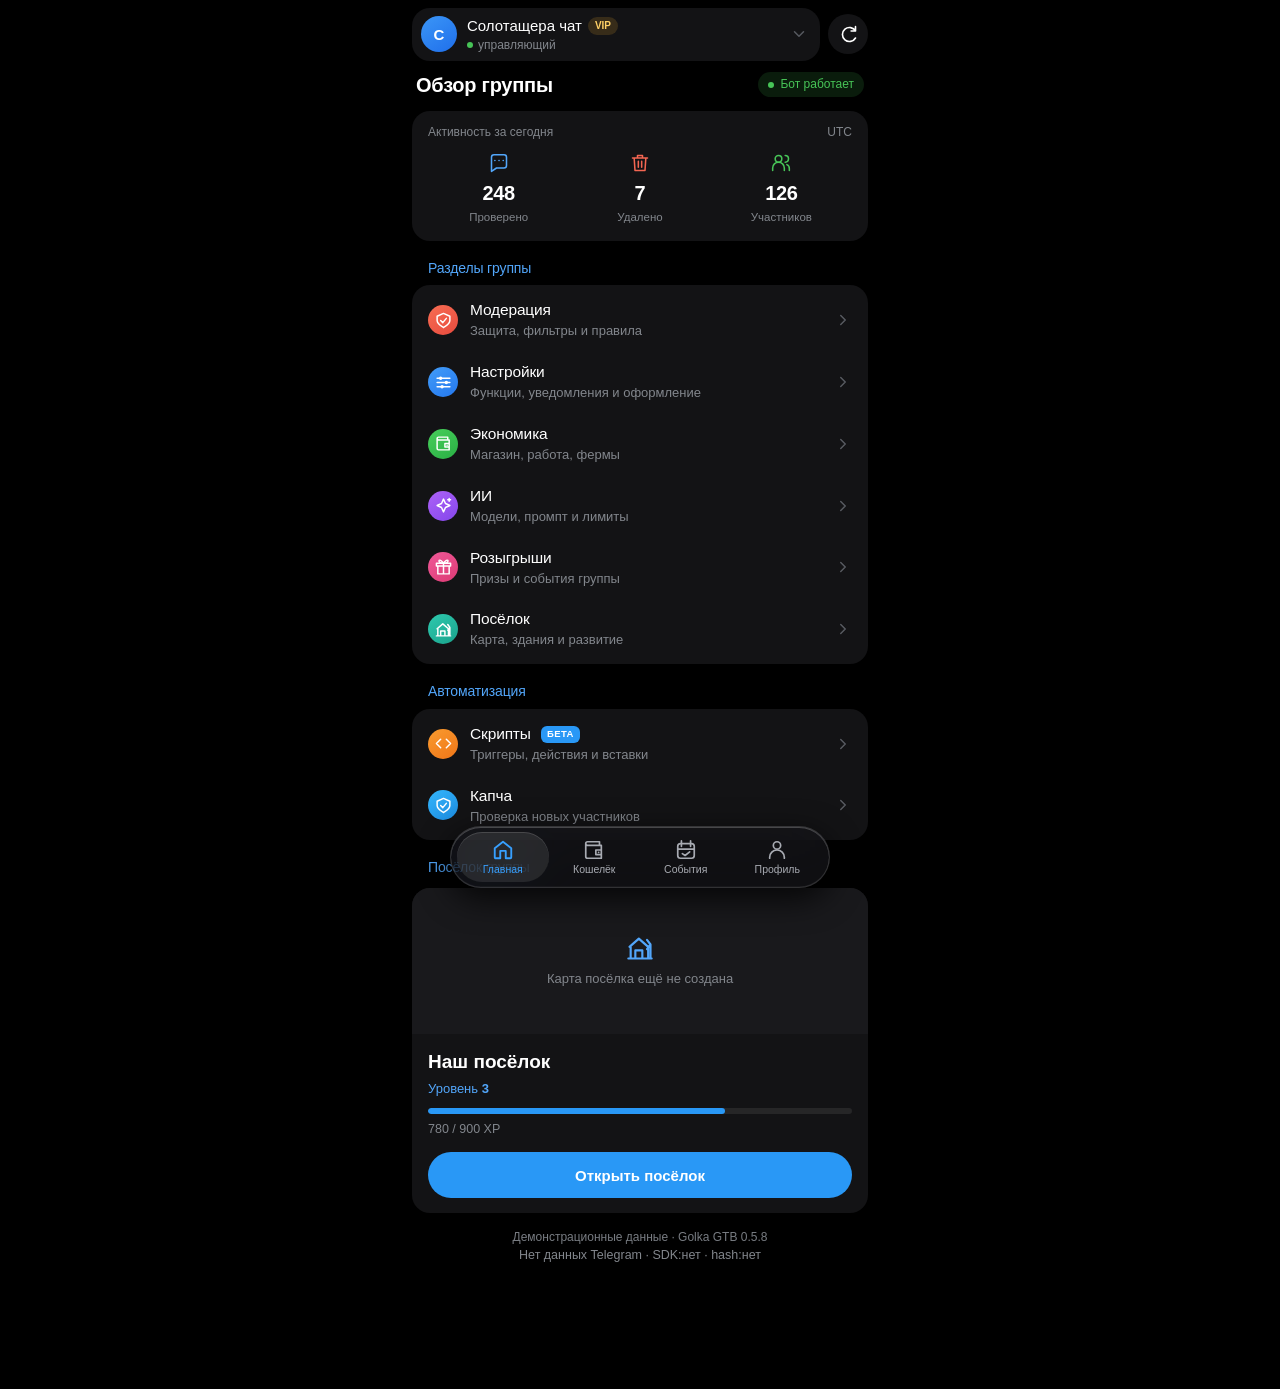
<file: index.html>
<!doctype html>
<html lang="ru">
<head>
<meta charset="utf-8">
<meta name="viewport" content="width=device-width, initial-scale=1, viewport-fit=cover">
<meta name="theme-color" content="#000000">
<meta name="color-scheme" content="dark">
<meta name="referrer" content="no-referrer">
<meta http-equiv="Content-Security-Policy" content="default-src 'self'; script-src 'self' 'unsafe-inline' https://telegram.org; style-src 'self' 'unsafe-inline'; img-src 'self' blob: data: https:; media-src 'self' blob:; font-src 'self' data:; connect-src https:; base-uri 'none'; form-action 'none'">
<meta name="golka-cache-version" content="400d20294a42b25c">
<script>try{var _sp=new URLSearchParams(location.search),_d=_sp.get('design');var _m=String(location.hash||'').match(/(?:^|[#&])tgWebAppData=([^&]+)/)||String(location.search||'').match(/(?:^\?|&)tgWebAppData=([^&]+)/);if(_m&&_m[1]){try{sessionStorage.setItem('golka.tgInitData',decodeURIComponent(_m[1]))}catch(_){try{sessionStorage.setItem('golka.tgInitData',_m[1])}catch(__){}}}if(_d==='legacy'){localStorage.setItem('golka.uiDesign','legacy');var _u=new URL('legacy.html',location.href);_u.search=location.search;_u.hash=location.hash;location.replace(_u.href);}else if(_d==='tg'){localStorage.setItem('golka.uiDesign','tg');}else if(localStorage.getItem('golka.uiDesign')==='legacy'){var _u2=new URL('legacy.html',location.href);_u2.search=location.search;_u2.hash=location.hash;location.replace(_u2.href);}if(localStorage.getItem('golka.powerSave')==='1')document.documentElement.classList.add('tg-power-save');}catch(e){}</script>
<script src="local-cache.js?v=400d20294a42b25c"></script>
<title>Golka GTB · Мини-приложение</title>
<script src="https://telegram.org/js/telegram-web-app.js" async id="tg-sdk"></script>
<link rel="stylesheet" href="tg-theme.css?v=400d20294a42b25c">
</head>
<body>
<div id="app-boot" role="status" aria-live="polite"><div class="loader"></div><strong>Загружаем GolkaGTB</strong><span>Подготавливаем интерфейс</span><button id="app-boot-skip" hidden>Пропустить загрузку</button></div>
<script>window.golkaBootStarted=Date.now();setTimeout(()=>{const b=document.getElementById('app-boot-skip');if(b)b.hidden=false},10000);document.getElementById('app-boot-skip').onclick=()=>document.getElementById('app-boot')?.remove();</script>

<svg aria-hidden="true" style="position:absolute;width:0;height:0;overflow:hidden"><defs>
<symbol id="i-home" viewBox="0 0 24 24"><path d="m3 10 9-7 9 7v10a1 1 0 0 1-1 1h-5v-8H9v8H4a1 1 0 0 1-1-1Z"/></symbol>
<symbol id="i-shield" viewBox="0 0 24 24"><path d="m12 2 9 4v6c0 5-6 8-9 10-3-2-9-5-9-10V6Z"/><path d="m8 12 3 3 5-6"/></symbol>
<symbol id="i-settings" viewBox="0 0 24 24"><path d="M3 6h18M3 12h18M3 18h18"/><circle cx="8" cy="6" r="2.4" fill="currentColor" stroke="none"/><circle cx="16" cy="12" r="2.4" fill="currentColor" stroke="none"/><circle cx="10" cy="18" r="2.4" fill="currentColor" stroke="none"/></symbol>
<symbol id="i-wallet" viewBox="0 0 24 24"><path d="M20 7H5a2 2 0 0 1 0-4h13v4M3 5v14a2 2 0 0 0 2 2h15V7M20 12h-6v5h6"/><path d="M17 14.5h.1"/></symbol>
<symbol id="i-ai" viewBox="0 0 24 24"><path d="m12 3 2.8 6.2L21 12l-6.2 2.8L12 21l-2.8-6.2L3 12l6.2-2.8ZM20 2v4m-2-2h4"/></symbol>
<symbol id="i-gift" viewBox="0 0 24 24"><path d="M4 10h16v11H4zM2 6h20v4H2zM12 6v15"/><path d="M12 6C5 7 4 0 8 2c2 1 4 4 4 4Zm0 0c7 1 8-6 4-4-2 1-4 4-4 4Z"/></symbol>
<symbol id="i-village" viewBox="0 0 24 24"><path d="m3 11 8-7 8 7v10H4V11m4 10v-7h6v7M18 5l3 4-3 4m3-4v12M2 21h20"/></symbol>
<symbol id="i-users" viewBox="0 0 24 24"><circle cx="9" cy="7" r="4"/><path d="M2 21v-3a7 7 0 0 1 14 0v3M17 3a4 4 0 0 1 0 8m2 3a5 5 0 0 1 3 5v2"/></symbol>
<symbol id="i-trash" viewBox="0 0 24 24"><path d="M3 6h18M9 6V3h6v3M5 6l1 15h12l1-15M10 10v7m4-7v7"/></symbol>
<symbol id="i-chat" viewBox="0 0 24 24"><path d="M21 15a3 3 0 0 1-3 3H9l-6 4V5a3 3 0 0 1 3-3h12a3 3 0 0 1 3 3Z"/><path d="M7 9h.1M12 9h.1M17 9h.1"/></symbol>
<symbol id="i-calendar" viewBox="0 0 24 24"><rect x="3" y="5" width="18" height="16" rx="3"/><path d="M7 2v6m10-6v6M3 11h18m-13 5 3 2 5-4"/></symbol>
<symbol id="i-user" viewBox="0 0 24 24"><circle cx="12" cy="7" r="4"/><path d="M4 21v-1a8 8 0 0 1 16 0v1"/></symbol>
<symbol id="i-arrow" viewBox="0 0 24 24"><path d="M4 12h16m-6-6 6 6-6 6"/></symbol>
<symbol id="i-back" viewBox="0 0 24 24"><path d="M20 12H4m6-6-6 6 6 6"/></symbol>
<symbol id="i-refresh" viewBox="0 0 24 24"><path d="M20 8a8 8 0 1 0 0 8M20 3v5h-5"/></symbol>
<symbol id="i-bolt" viewBox="0 0 24 24"><path d="m13 2-9 12h7l-1 8 10-13h-8Z"/></symbol>
<symbol id="i-book" viewBox="0 0 24 24"><path d="M12 5C9 2 4 2 2 3v16c4-1 7-1 10 2 3-3 6-3 10-2V3c-2-1-7-1-10 2Zm0 0v16"/></symbol>
<symbol id="i-work" viewBox="0 0 24 24"><rect x="2" y="7" width="20" height="14" rx="3"/><path d="M8 7V3h8v4M2 12c6 5 14 5 20 0M10 13h4v4h-4Z"/></symbol>
<symbol id="i-send" viewBox="0 0 24 24"><path d="m22 2-7 20-4-9-9-4Z"/><path d="m22 2-11 11"/></symbol>
<symbol id="i-transfer" viewBox="0 0 24 24"><path d="M7 17 17 7"/><path d="M9 7h8v8"/></symbol>
<symbol id="i-shop" viewBox="0 0 24 24"><path d="M5 7h14l2 14H3Z"/><path d="M8 8V6a4 4 0 0 1 8 0v2"/></symbol>
<symbol id="i-close" viewBox="0 0 24 24"><path d="m6 6 12 12M6 18 18 6"/></symbol>
<symbol id="i-code" viewBox="0 0 24 24"><path d="m16 18 6-6-6-6M8 6l-6 6 6 6"/></symbol>
<symbol id="i-chart" viewBox="0 0 24 24"><path d="M4 19V5m0 14h16M8 15l3.5-4.5 3.5 3 4.5-6"/></symbol>
<symbol id="i-lock" viewBox="0 0 24 24"><rect x="5" y="11" width="14" height="10" rx="2"/><path d="M8 11V7a4 4 0 0 1 8 0v4"/></symbol>
<symbol id="i-megafone" viewBox="0 0 24 24"><path d="M2.5 10v4a2 2 0 0 0 2 2h2.8l5.7 4V4L7.3 8H4.5a2 2 0 0 0-2 2Zm14.5-3a4.5 4.5 0 0 1 0 10"/></symbol>
<symbol id="i-sparkle" viewBox="0 0 24 24"><path d="M12 2.5 14.5 9.5 21.5 12 14.5 14.5 12 21.5 9.5 14.5 2.5 12 9.5 9.5Z"/></symbol>
<symbol id="i-chev-r" viewBox="0 0 24 24"><path d="m9 6 6 6-6 6"/></symbol>
<symbol id="i-chev-d" viewBox="0 0 24 24"><path d="m6 9 6 6 6-6"/></symbol>
<symbol id="i-search" viewBox="0 0 24 24"><circle cx="11" cy="11" r="7"/><path d="m20 20-3.5-3.5"/></symbol>
<symbol id="i-check" viewBox="0 0 24 24"><path d="m5 12.5 4.5 4.5L19 7.5"/></symbol>
<symbol id="i-coin" viewBox="0 0 24 24"><circle cx="12" cy="12" r="9"/><path d="M14.5 9a3.5 3.5 0 1 0 0 6"/></symbol>
<symbol id="i-token" viewBox="0 0 24 24"><path d="M12 2.5 20.5 7.5v9L12 21.5 3.5 16.5v-9L12 2.5Z"/><path d="m12 7 4.2 2.5v5L12 17l-4.2-2.5v-5L12 7Z"/></symbol>
<symbol id="i-bolt-sm" viewBox="0 0 16 16"><path fill="currentColor" stroke="none" d="M9.4 1 3 9h4.6l-1 6L13 7H8.4l1-6Z"/></symbol>
<symbol id="i-card-coin" viewBox="0 0 24 24"><circle cx="12" cy="12" r="9.2" fill="rgba(255,255,255,0.14)" stroke="#ffffff" stroke-width="2.1"/><path d="M12 8.2v7.6" fill="none" stroke="#ffffff" stroke-width="2.1" stroke-linecap="round"/></symbol>
<symbol id="i-bolt-f" viewBox="4 1.5 16 21"><path fill="#ffffff" stroke="none" d="M13.6 2 4.5 13.5h6.7l-1.4 8.5 9.7-12h-6.8l.9-8Z"/></symbol>
<symbol id="i-chip-emv" viewBox="0 0 46 34"><rect x="15.5" y="9.5" width="15" height="15" rx="3.2" fill="none" stroke="currentColor" stroke-width="1.35"/><path d="M0 11.5h15.5M30.5 11.5H46M0 22.5h15.5M30.5 22.5H46M23 0v9.5M23 24.5V34M10 0v11.5M36 0v11.5M10 22.5V34M36 22.5V34" fill="none" stroke="currentColor" stroke-width="1.25"/></symbol>
</defs></svg>

<div class="shell">
<header class="topbar"><button id="group-picker" class="group-picker" data-action="groups" aria-label="Выбрать группу" hidden><span class="group-avatar" id="group-avatar">G</span><span class="group-text"><span class="group-name-line"><span class="group-title" id="group-title">Выберите группу</span><span class="tier" id="group-tier" hidden></span></span><span class="group-sub" id="group-sub">Управление группой</span></span><span class="chevron" aria-hidden="true"><svg class="tg-chev"><use href="#i-chev-d"/></svg></span></button><button class="icon-btn" aria-label="Обновить данные" data-action="refresh"><svg class="icon"><use href="#i-refresh"/></svg></button></header>
<main id="main" aria-live="polite"><div class="loading"><div><div class="loader"></div>Открываем вашу панель…</div></div></main>
</div>

<nav class="bottom-nav" aria-label="Основная навигация" style="--nav-idx:0"><span class="tg-nav-indicator" aria-hidden="true"></span><button class="nav-item active" data-view="home"><svg class="icon"><use href="#i-home"/></svg><span>Главная</span></button><button class="nav-item" data-view="wallet"><svg class="icon"><use href="#i-wallet"/></svg><span>Кошелёк</span></button><button class="nav-item" data-view="events"><svg class="icon"><use href="#i-calendar"/></svg><span>События</span></button><button class="nav-item" data-view="profile"><svg class="icon"><use href="#i-user"/></svg><span>Профиль</span></button></nav>

<dialog id="dialog"><div class="dialog-head"><div class="tg-sheet-grabber" aria-hidden="true"></div><button type="button" class="icon-btn" data-action="dialog-back" aria-label="Назад"><svg class="icon" aria-hidden="true"><use href="#i-back"/></svg></button><h2 id="dialog-title"></h2><button type="button" class="icon-btn" data-action="close-dialog" aria-label="Закрыть"><svg class="icon"><use href="#i-close"/></svg></button></div><div id="dialog-body"></div></dialog>
<dialog id="tg-lag-prompt" class="tg-lag-dialog" aria-labelledby="tg-lag-title">
  <div class="tg-lag-icon" aria-hidden="true"><svg class="icon"><use href="#i-bolt"/></svg></div>
  <h3 id="tg-lag-title" class="tg-lag-title">Похоже у вас лагает.</h3>
  <p class="tg-lag-sub">Отключить анимации?</p>
  <div class="tg-lag-actions">
    <button type="button" class="btn primary wide" data-lag-action="disable">Отключить</button>
    <button type="button" class="btn secondary wide" data-lag-action="keep">Оставить</button>
    <button type="button" class="tg-lag-ghost wide" data-lag-action="never">Больше не показывать</button>
  </div>
</dialog>
<div id="toast" class="toast" role="status"></div>

<script>
'use strict';
// Публичный адрес API бота. Здесь никогда не должно быть токенов или API-ключей.
const API_BASE = 'https://golka-gtb-api.j.onjrnm.co.uk';
const FALLBACK_BOT = 'GolMod_bot';
let tg=window.Telegram?.WebApp;
function _tgParam(raw,key){for(const part of String(raw||'').split('&')){const eq=part.indexOf('=');const k=eq<0?part:part.slice(0,eq);if(k!==key)continue;const v=eq<0?'':part.slice(eq+1);try{return decodeURIComponent(v)}catch{return v}}return ''}
function extractTelegramInitData(){
  const sdk=window.Telegram?.WebApp?.initData||'';
  if(sdk){try{sessionStorage.setItem('golka.tgInitData',sdk)}catch{}return sdk}
  try{const h=_tgParam((location.hash||'').replace(/^#/,''),'tgWebAppData');if(h){sessionStorage.setItem('golka.tgInitData',h);return h}}catch{}
  try{const q=_tgParam((location.search||'').replace(/^\?/,''),'tgWebAppData');if(q){sessionStorage.setItem('golka.tgInitData',q);return q}}catch{}
  try{const p=JSON.parse(sessionStorage.getItem('__telegram__initParams')||'null')?.tgWebAppData||'';if(p){sessionStorage.setItem('golka.tgInitData',p);return p}}catch{}
  try{const c=sessionStorage.getItem('golka.tgInitData')||'';if(c)return c}catch{}
  return '';
}
let auth=extractTelegramInitData();let cacheAuthReady=false;

const isDemoQuery=new URLSearchParams(location.search).get('demo')==='1';const state={demo:!auth||isDemoQuery,user:null,groups:[],group:null,data:null,view:'home',history:[],bot:FALLBACK_BOT,loading:false,mapURL:null,currency:'coins',walletHistory:{},panel:null};const main=document.getElementById('main');
const esc=v=>String(v??'').replace(/[&<>"']/g,c=>({'&':'&amp;','<':'&lt;','>':'&gt;','"':'&quot;',"'":'&#39;'}[c]));
const icon=n=>`<svg class="icon" aria-hidden="true"><use href="#i-${esc(n)}"/></svg>`;
const money=n=>new Intl.NumberFormat('ru-RU',{maximumFractionDigits:3}).format(Number(n)||0);
const duration=s=>{s=Math.max(0,Math.ceil(s));return s?[(s>=3600?Math.floor(s/3600)+'ч':''),(s>=60?Math.floor(s%3600/60)+'м':''),(s%60+'с')].filter(Boolean).join(' '):'Доступно сейчас'};
const fmtDate=v=>new Date(v*1000).toLocaleString('ru-RU',{day:'numeric',month:'short',hour:'2-digit',minute:'2-digit'});
const role=r=>({owner:'владелец бота',manager:'управляющий',member:'участник'}[r]||'участник');
const tier=g=>g.paid?({vip:'VIP',vipplus:'VIP+',standard:'Обычный доступ',standard_captcha:'Стандартный доступ'}[g.tier]||'Обычный доступ'):'Бесплатный';
const vip=()=>!!state.data?.group.paid&&['vip','vipplus'].includes(state.data.group.tier);
const manager=()=>state.data?.group.role!=='member';

const chev=()=>`<svg class="tg-chev" aria-hidden="true"><use href="#i-chev-r"/></svg>`;
const checkCircle=()=>`<span class="tg-check-circle" aria-hidden="true">${icon('check')}</span>`;
const boltInline=()=>`<svg class="tg-bolt-inline" aria-hidden="true"><use href="#i-bolt-sm"/></svg>`;
const badge=(n,c)=>`<span class="tg-badge tg-c-${esc(c)}">${icon(n)}</span>`;
const leadIcon=(n,blue=false)=>`<span class="tg-lead-icon${blue?' blue':''}">${icon(n)}</span>`;
const heading=(title,i)=>{
  const showInlineBack=state.history.length>0&&!(tg?.initData||auth);
  return `<div class="page-title">${showInlineBack?`<button type="button" class="inline-back-btn" data-action="nav-back" aria-label="Назад">${icon('back')}</button>`:''}<h2>${esc(title)}</h2></div>`;
};
const empty=(text,i='chat')=>`<div class="empty">${icon(i)}<div>${esc(text)}</div></div>`;
const btn=(label,action,arg='',kind='')=>`<button class="btn ${kind}" data-action="${esc(action)}" data-arg="${esc(arg)}">${esc(label)}</button>`;
function aiHidden(){return !!(state.data?.ai?.hidden||state.data?.settings?.ai_disabled)}
const LABELS={auto_admin_managers:['Администраторы группы — управляющие бота','Автоматические права по текущему статусу в Telegram. Ручные назначения сохраняются'],ai_disabled:['Выключить и убрать все ИИ-функции','Скрыть ИИ и остановить его работу в этой группе. Задачи после возврата включаются вручную'],ai_images_enabled:['Генерация изображений','Разрешить создание и редактирование изображений через выбранную модель'],rp_adult:['РП 18+','Только по согласию, без откровенных описаний'],rp_swear:['РП с матом','Отдельная категория, по умолчанию выключена'],rp_pretend:['Слово «понарошку» в РП','Добавлять к командам убить, расстрелять и зарезать'],rp_mild:['РП с небольшой жёсткостью','Вымышленные игровые действия без подробностей'],plain_commands:['Команды без !','Например: баланс или пожать руку. По умолчанию выключено'],antimat:['Антимат','Удалять сообщения с нецензурной лексикой'],restore_admins:['Восстанавливать админку','Возвращать прежние права после добровольного выхода и повторного входа. Ручное снятие прав отменяет восстановление'],receive_broadcasts:['Получать рассылки','Все рассылки и объявления в эту группу, включая запланированные'],delete_links:['Удалять сообщения со ссылками','Обычные и скрытые ссылки, в том числе в подписях'],moderation_enabled:['Вся модерация','ИИ и встроенные проверки сообщений'],ai_moderation_enabled:['ИИ-модерация','Проверка по вашим правилам и категориям'],spam_enabled:['Антиспам','Одинаковые сообщения и обходы символами'],flood_enabled:['Антифлуд','Слишком частые сообщения участников'],delete_notifications:['Уведомления об удалении','Сообщать в группе о сработавшей проверке'],ai_chat_search:['Поиск в интернете','Использовать веб-поиск в ответах ИИ']};
const FEATURE_LABELS={'section.games':'Все игры','section.rp':'Ролевые команды',work:'Работа',study:'Обучение',deposit:'Депозит',slots:'Слоты DpC',dice:'Кубики',basketball:'Баскетбол',bowling:'Кегли',giveaway:'Розыгрыши',village:'Посёлок',ai:'ИИ — обращения и задачи AIChating+',flash:'DeepSeek Flash (!флеш)',pro:'DeepSeek Pro (!про)','ai.tasks':'Задачи AIChating+',mistral_small:'Mistral Small',mistral_medium:'Mistral Medium',mistral_large:'Mistral Large',shop:'Магазин',market:'Маркет ферм',farms:'Автофермы',investments:'Инвестиции'};
let toastTimer;
function toast(text){const el=document.getElementById('toast');el.textContent=text;el.classList.add('show');clearTimeout(toastTimer);toastTimer=setTimeout(()=>el.classList.remove('show'),3400)}
let sheetHistory=[],sheetPage=null,sheetEpoch=0;
function syncSheetViewport(){const d=document.getElementById('dialog');if(!d.open)return;const v=window.visualViewport;d.style.setProperty('--sheet-height',(v?.height||window.innerHeight)+'px');d.style.setProperty('--sheet-top',(v?.offsetTop||0)+'px')}
function sheet(title,html){sheetEpoch++;const d=document.getElementById('dialog'),body=document.getElementById('dialog-body');const loading=body.children.length===1&&body.firstElementChild.matches('.loading');if(d.open&&sheetPage&&!sheetPage.panel&&!state.panel&&!loading&&sheetPage.title!==title){let prior=-1;for(let i=sheetHistory.length-1;i>=0;i--)if(sheetHistory[i].title===title){prior=i;break}if(prior>=0)sheetHistory.splice(prior);else{const scroll=body.scrollTop,nodes=document.createDocumentFragment();while(body.firstChild)nodes.append(body.firstChild);sheetHistory.push({...sheetPage,nodes,classes:d.className,scroll});if(sheetHistory.length>8)sheetHistory.shift()}}d.classList.remove('is-closing');document.getElementById('dialog-title').textContent=title;body.innerHTML=html;body.scrollTop=0;d.classList.remove('banner-editor-dialog');d.classList.toggle('block-editor-dialog',!!document.getElementById('block-script-form'));sheetPage={title,panel:state.panel};document.body.classList.add('sheet-open');if(!d.open)d.showModal();syncSheetViewport();tg?.BackButton?.show()}
async function dialogBack(){if(state.panel?.back)return panelStep(state.panel.back);if(sheetHistory.length){sheetEpoch++;const d=document.getElementById('dialog'),body=document.getElementById('dialog-body'),page=sheetHistory.pop();if(sheetPage?.title==='Каталог моделей'&&typeof catalogSession!=='undefined'){catalogSession++;clearInterval(catalogTimer)}document.getElementById('dialog-title').textContent=page.title;body.replaceChildren(page.nodes);body.scrollTop=page.scroll;d.className=page.classes;state.panel=page.panel;sheetPage={title:page.title,panel:page.panel};syncSheetViewport();return}closeDialog()}
function closeDialog(){const myEpoch=++sheetEpoch;state.panel=null;sheetHistory=[];sheetPage=null;document.body.classList.remove('sheet-open');const d=document.getElementById('dialog');if(d.open&&!isReducedMotion()){d.classList.add('is-closing');setTimeout(()=>{if(sheetEpoch===myEpoch){d.classList.remove('is-closing');if(d.open)d.close()}},175)}else{d.classList.remove('is-closing');if(d.open)d.close()}if(state.history.length)tg?.BackButton?.show();else tg?.BackButton?.hide()}
window.visualViewport?.addEventListener('resize',syncSheetViewport);window.visualViewport?.addEventListener('scroll',syncSheetViewport);window.addEventListener('resize',syncSheetViewport);

function haptic(){try{tg?.HapticFeedback?.impactOccurred('light')}catch{}}
async function request(path,options={}){
 if(!API_BASE||API_BASE==='__API_BASE__')throw new Error('Сервер ещё не подключён. Обратитесь к владельцу бота.');
 const {timeoutMs=18000,...fetchOpts}=options;
 const endpoint=String(path||'').split('?')[0].replace(/\/-[0-9]+/,'/…')||'/';
 let response;
 try{
  response=await fetch(API_BASE.replace(/\/$/,'')+'/miniapp/v1'+path,{...fetchOpts,headers:{'Authorization':'tma '+auth,...(fetchOpts.body?{'Content-Type':'application/json'}:{}),...fetchOpts.headers},signal:AbortSignal.timeout(timeoutMs),credentials:'omit',cache:'no-store'});
 }catch(err){
  if(err?.name==='TimeoutError'||/timed out/i.test(err?.message||'')){const e=new Error(`Сервер не ответил вовремя (${endpoint}). Если в вашем регионе ограничивают доступ к зарубежным серверам — включите VPN и попробуйте снова.`);e.code='timeout';throw e}
  if(err?.name==='TypeError'&&/failed to fetch|load failed|networkerror/i.test(err?.message||'')){const e=new Error(`Нет связи с сервером (${endpoint}). Проверьте интернет или включите VPN и попробуйте снова.`);e.code='network';throw e}
  throw err;
 }
 if(!response.ok){let data;try{data=await response.json()}catch{}const error=new Error(data?.retry_after?'Следующая попытка через '+duration(data.retry_after):data?.error||'Сервер недоступен. Попробуйте позже.');error.status=response.status;error.code=data?.code;error.requiredPlan=data?.required_plan;throw error}
 const data=await response.json();if(!cacheAuthReady&&auth){try{const user=JSON.parse(new URLSearchParams(auth).get('user')||'null');if(user?.id){await window.GolkaCache?.authorize(user.id,API_BASE);cacheAuthReady=true}}catch{}}return data;
}

function status(){
  const g=state.data.group;
  return `<span class="overview-status ${g.enabled?'':'paused'}"><span class="statusdot"></span>${g.enabled?'Бот работает':'Пауза'}</span>`;
}

function villagePreview(){
  if(aiHidden()||!vip())return '';
  const v=state.data.village;
  const percent=v?Math.max(0,Math.min(100,100*(v.xp-v.level_start)/Math.max(1,v.next_xp-v.level_start))):0;
  return `<div class="tg-section-title">Посёлок группы</div><section class="village-hero map-hero"><div class="village-cover" data-village-map>${v?.has_map?'<div class="map-placeholder">Загружаем карту…</div>':'<div class="map-placeholder">'+icon('village')+'<span>Карта посёлка ещё не создана</span></div>'}</div><div class="village-summary"><h2>Наш посёлок</h2><div class="village-level">${v?'Уровень <b>'+esc(v.level)+'</b>':'VIP'}</div>${v?`<div class="progress"><i style="width:${percent}%"></i></div><span class="caption" style="display:block;margin-top:6px">${money(v.xp)} / ${money(v.next_xp)} XP</span>`:'<p class="caption">Создайте свой посёлок вместе с участниками группы.</p>'}<div style="margin-top:14px">${btn(v?'Открыть посёлок':'Создать посёлок','navigate','village','primary wide')}</div></div></section>`;
}

function home(){
  const d=state.data,s=d.stats;
  const features=[
    ['moderation','shield','coral','Модерация','Защита, фильтры и правила'],
    ['settings','settings','blue','Настройки','Функции, уведомления и оформление'],
    ['economy','wallet','green','Экономика','Магазин, работа, фермы'],
    ['ai','ai','purple','ИИ','Модели, промпт и лимиты'],
    ['giveaways','gift','pink','Розыгрыши','Призы и события группы'],
    ['village','village','teal','Посёлок','Карта, здания и развитие']
  ].filter(f=>(!aiHidden()||!['ai','village'].includes(f[0]))&&(f[0]!=='village'||vip()));
  const autoHtml=manager()?`<div class="tg-section-title">Автоматизация</div><div class="card tg-group has-badges">${typeof betaButtons==='function'?betaButtons():''}</div>`:'';
  return `<div class="heading overview-heading"><h2>Обзор группы</h2>${status()}</div><div class="card stats-card"><div class="stats-head"><span>Активность за сегодня</span><span>UTC</span></div><div class="stats">${[['chat',s.checked,'Проверено'],['trash',s.removed,'Удалено'],['users',s.members??'—','Участников']].map(([i,n,l])=>`<div class="stat">${icon(i)}<div class="stat-number">${esc(n)}</div><div class="stat-label">${l}</div></div>`).join('')}</div></div>${bannerSlot()}<div class="tg-section-title">Разделы группы</div><div class="card tg-group has-badges">${features.map(([view,icn,col,t,sub])=>`<button class="row" data-view="${view}">${badge(icn,col)}<span class="row-body"><strong>${t}</strong><small>${sub}</small></span>${chev()}</button>`).join('')}</div>${autoHtml}${villagePreview()}<div class="connected-label">${state.demo?'Демонстрационные данные':'Синхронизировано с ботом'} · Golka GTB ${esc(d.version)}${d.development?' · Бета':''}${(state.demo&&!isDemoQuery)?`<br><span class="caption">Нет данных Telegram · SDK:${window.Telegram?.WebApp?'да':'нет'} · hash:${(location.hash||'').includes('tgWebAppData')?'да':'нет'}</span>`:''}</div>`;
}

function toggle(key,features=false){
  const on=features?state.data.features[key]:state.data.settings[key];
  const [title,sub]=features?[FEATURE_LABELS[key]||key,'Включить для участников группы']:LABELS[key];
  return `<div class="row"><div class="row-body"><strong>${esc(title)}</strong><small>${esc(sub)}</small></div><button class="switch" role="switch" aria-label="${esc(title)}" aria-checked="${!!on}" data-toggle="${esc(key)}" data-feature="${features?'1':'0'}" ${manager()?'':'disabled'}></button></div>`;
}

function moderation(){
  const d=state.data;
  if(!manager())return heading('Модерация','shield')+empty('Изменять модерацию могут владелец доступа и назначенные управляющие.','shield');
  const modes={dry:'Тест (не удалять)',delete:'Удаление',enforce:'Удаление и наказания'};
  const flags=['moderation_enabled','ai_moderation_enabled','spam_enabled','flood_enabled','delete_links','antimat'].filter(k=>!aiHidden()||k!=='ai_moderation_enabled');
  return heading('Модерация','shield')+(!aiHidden()&&!d.group.paid?'<div class="note warning">Бесплатный тариф: доступны встроенные проверки. ИИ-модерация и общая база знаний подключаются с полным доступом.</div>':'')+`<div class="tg-section-title">Защита чата</div><div class="card tg-group">${flags.map(k=>toggle(k)).join('')}</div>${aiHidden()?'':`<div class="tg-section-title">ИИ-модерация</div><div class="card tg-group has-icons"><button class="row" data-action="mode">${leadIcon('shield',true)}<span class="row-body"><strong>Режим ИИ Модерации</strong><small>Реакция бота на нарушения</small></span><span class="row-value-blue">${esc(modes[d.settings.mode]||'Выбрать')}</span>${chev()}</button><button class="row" data-action="edit" data-arg="rules">${leadIcon('book',true)}<span class="row-body"><strong>Правила для ИИ</strong><small>По ним бот оценивает сообщения</small></span>${chev()}</button></div><p class="tg-footer-hint">Точные наказания по каждой категории нарушений настраиваются в меню бота.</p>`}<div class="card tg-group has-icons" style="margin-top:12px"><button class="row" data-action="bot" data-arg="moderation">${leadIcon('settings',true)}<span class="row-body"><strong class="tg-row-blue">Категории и действия</strong></span>${chev()}</button></div>`;
}

function historyRows(items){
  return items.map(r=>`<div class="history-row"><span class="history-avatar">${icon(/Работа/.test(r.title)?'work':/ферм|Покупка|Магазин/.test(r.title)?'wallet':'user')}</span><div><strong>${esc(r.title)}</strong><small>${fmtDate(r.created)}</small></div><span class="history-amount ${r.amount>0?'positive':''}">${r.amount>0?'+':r.amount<0?'−':''}${money(Math.abs(r.amount))} ${r.asset==='energy'?boltInline():'C₲'}</span></div>`).join('');
}

function filterWalletItems(items){
  if(state.walletFilter==='in')return items.filter(r=>r.amount>0);
  if(state.walletFilter==='out')return items.filter(r=>r.amount<0);
  return items;
}

function walletCardSection(){
  const w=state.data.wallet,u=state.user,selected=state.currency;
  const isEnergy=selected==='energy';
  const unit=isEnergy?'МОЛНИЙ':'C₲';
  const rawBal=money(isEnergy?w.energy:w.coins);
  const parts=rawBal.split(/([,.]\d+)$/);
  const intPart=parts[0],decPart=parts[1]||'';
  const holder=[u?.first_name,u?.last_name].filter(Boolean).join(' ')||'GOLKA USER';
  const caption=isEnergy
    ?`У ${esc(u?.first_name||'вас')} <b>${esc(rawBal)} ${boltInline()}</b> · общий баланс GolkaGTB`
    :`У ${esc(u?.first_name||'вас')} <b>${esc(rawBal)} C₲</b> · ${esc(state.data.group.title)}`;
  const sub=isEnergy?'Молнии · все группы':'Монеты C₲';
  const cta=isEnergy
    ?`<button class="btn primary wide" data-action="card-topup">Пополнить молнии</button>`
    :`<button class="btn primary wide" data-action="panel" data-arg="transfer">Перевести C₲</button>`;
  const secondary=isEnergy
    ?`<button class="tg-balance-secondary" data-action="panel" data-arg="exchange">${icon('refresh')}<span>Обменять C₲ на ${boltInline()}</span></button>`
    :`<button class="tg-balance-secondary" data-action="card-topup">${boltInline()}<span>Пополнить молнии</span></button>`;
  return `<div id="tg-wallet-hero-wrap"><p class="tg-ton-caption">${caption}</p><div class="tg-card-stage"><div class="tg-ton-card ${isEnergy?'energy':''}" id="tg-wallet-hero" data-currency="${selected}" role="button" tabindex="0" aria-label="Карта баланса: ${esc(rawBal)} ${unit}"><svg class="tg-card-sparkles" viewBox="0 0 360 220" preserveAspectRatio="none" aria-hidden="true"><path class="tg-sp sp-1" d="M26 32l1.1 2.6 2.6 1.1-2.6 1.1-1.1 2.6-1.1-2.6-2.6-1.1 2.6-1.1Z" fill="currentColor"/><path class="tg-sp sp-2" d="M118 176l1.1 2.8 2.8 1.1-2.8 1.1-1.1 2.8-1.1-2.8-2.8-1.1 2.8-1.1Z" fill="currentColor"/><path class="tg-sp sp-3" d="M194 42l1.2 3 3 1.2-3 1.2-1.2 3-1.2-3-3-1.2 3-1.2Z" fill="currentColor"/><path class="tg-sp sp-4" d="M244 172l1.4 3.4 3.4 1.4-3.4 1.4-1.4 3.4-1.4-3.4-3.4-1.4 3.4-1.4Z" fill="currentColor"/><path class="tg-sp sp-5" d="M54 152l.9 2.2 2.2.9-2.2.9-.9 2.2-.9-2.2-2.2-.9 2.2-.9Z" fill="currentColor"/></svg><div class="tg-card-top-spacer"></div><div class="tg-card-mid"><div class="tg-card-bal-col"><div class="tg-card-bal-row"><span class="tg-card-num">${esc(intPart)}${decPart?`<span class="tg-card-dec">${esc(decPart)}</span>`:''}</span><svg class="tg-card-cur-icon ${isEnergy?'energy':'coin'}" aria-hidden="true"><use href="#${isEnergy?'i-bolt-f':'i-card-coin'}"/></svg></div><div class="tg-card-sub">${esc(sub)}</div></div><div class="tg-card-chip" aria-hidden="true"><svg viewBox="0 0 46 34"><use href="#i-chip-emv"/></svg></div></div><div class="tg-card-holder">${esc(holder)}</div></div></div><div class="tg-card-cta-wrap">${cta}${secondary}</div></div>`;
}

function wallet(){
  const w=state.data.wallet,selected=state.currency;
  const progress=Math.max(0,Math.min(100,(w.xp-w.level_start)/Math.max(1,w.next_xp-w.level_start)*100));
  const entries=state.walletHistory[selected];
  const visible=entries?filterWalletItems(entries.items):null;
  const quicks=[['transfer','transfer','Перевести'],['exchange','refresh','Обменять'],['shop','shop','Магазин'],...(!aiHidden()?[['tokens','token','Токены']]:[])];
  const wfIdx=Math.max(0,['all','in','out'].indexOf(state.walletFilter));
  return heading('Кошелёк','wallet')+`<div class="tg-seg" role="tablist" aria-label="Валюта" style="--seg-idx:${selected==='energy'?1:0};--seg-count:2"><span class="tg-seg-thumb" aria-hidden="true"></span><button type="button" role="tab" class="${selected==='coins'?'is-active':''}" data-currency="coins" aria-pressed="${selected==='coins'}">Монеты C₲</button><button type="button" role="tab" class="${selected==='energy'?'is-active':''}" data-currency="energy" aria-pressed="${selected==='energy'}">Молнии ${boltInline()}</button></div>${walletCardSection()}<div class="tg-quick-actions">${quicks.map(([key,icn,label])=>`<button class="tg-quick-btn" data-action="panel" data-arg="${key}"><span class="tg-quick-circle">${icon(icn)}</span><span>${label}</span></button>`).join('')}</div><div class="tg-section-head"><span class="tg-section-title">Операции</span><button class="tg-section-link" data-action="history"><span>Все</span>${chev()}</button></div><div class="tg-seg three" role="tablist" aria-label="Фильтр операций" style="--seg-idx:${wfIdx};--seg-count:3"><span class="tg-seg-thumb" aria-hidden="true"></span>${[['all','Все операции'],['in','Зачисления'],['out','Списания']].map(([k,t])=>`<button type="button" role="tab" class="${state.walletFilter===k?'is-active':''}" data-wallet-filter="${k}" aria-pressed="${state.walletFilter===k}">${t}</button>`).join('')}</div><div class="card tg-group has-badges wallet-history">${visible?visible.length?historyRows(visible.slice(0,4)):empty('Операций по фильтру нет.','wallet'):'<div style="padding:16px" class="caption">Загружаем операции…</div>'}</div>${bannerSlot()}<div class="tg-section-title">Прогресс и заработок</div><div class="two-col"><div class="mini-card">${icon('book')}<div class="caption">Обучение</div><div class="big">${w.education}<span class="caption"> / 500</span></div></div><div class="mini-card">${icon('ai')}<div class="caption">Уровень</div><div class="big">${w.level}</div></div></div><div class="card"><div class="row" style="padding:0;min-height:0;border:0"><div class="row-body"><strong>Прогресс уровня</strong><small>${money(w.xp)} / ${money(w.next_xp)} XP</small></div><span class="chip on">×${w.rebirths+1} прибыль</span></div><div class="progress"><i style="width:${progress}%"></i></div></div><div class="card tg-group has-badges"><div class="row">${badge('work','orange')}<div class="row-body"><strong>Работа</strong><small>${duration(w.work_remaining)}</small></div><button class="btn tg-pill-sm" data-daily="work" ${w.work_remaining?'disabled':''}>Работать</button></div><div class="row">${badge('book','sky')}<div class="row-body"><strong>Обучение</strong><small>${duration(w.study_remaining)}</small></div><button class="btn tg-pill-sm" data-daily="study" ${w.study_remaining?'disabled':''}>Учиться</button></div></div>`;
}

function paintWalletHistory(){
  const area=document.querySelector('.wallet-history');
  if(!area)return;
  const entries=state.walletHistory[state.currency];
  if(!entries){area.innerHTML='<div style="padding:16px" class="caption">Загружаем операции…</div>';return}
  const visible=filterWalletItems(entries.items);
  area.innerHTML=visible.length?historyRows(visible.slice(0,4)):empty('Операций по фильтру нет.','wallet');
  area.classList.remove('is-updating');void area.offsetWidth;area.classList.add('is-updating');
}

function animateBalanceValue(el,target){
  if(!el||!Number.isFinite(target)||isReducedMotion())return;
  const isInt=Number.isInteger(target),from=isInt?Math.round(target*0.72):target*0.72,start=performance.now(),dur=320;
  const fmt=new Intl.NumberFormat('ru-RU',{maximumFractionDigits:isInt?0:3});
  const tick=now=>{
    if(!el.isConnected)return;
    const t=Math.min(1,(now-start)/dur),e=1-Math.pow(1-t,3);
    const val=from+(target-from)*e;
    const raw=fmt.format(isInt?Math.round(val):val);
    const p=raw.split(/([,.]\d+)$/);
    el.innerHTML=esc(p[0])+(p[1]?`<span class="tg-card-dec">${esc(p[1])}</span>`:'');
    if(t<1)requestAnimationFrame(tick);
  };
  requestAnimationFrame(tick);
}

async function selectCurrency(asset){
  if(!['coins','energy'].includes(asset)||asset===state.currency)return;
  const prev=state.currency;
  state.currency=asset;
  haptic();
  document.querySelectorAll('.tg-seg [data-currency]').forEach(b=>{const on=b.dataset.currency===asset;b.classList.toggle('is-active',on);b.setAttribute('aria-pressed',String(on));const seg=b.closest('.tg-seg');if(seg)seg.style.setProperty('--seg-idx',asset==='energy'?'1':'0')});
  const wrap=document.getElementById('tg-wallet-hero-wrap');
  if(wrap){
    wrap.outerHTML=walletCardSection();
    const card=document.getElementById('tg-wallet-hero');
    if(card&&!isReducedMotion()){
      const swapCls=asset==='energy'&&prev==='coins'?'swap-right':'swap-left';
      card.classList.add('is-swapping',swapCls);
      card.addEventListener('animationend',()=>card.classList.remove('is-swapping',swapCls),{once:true});
      animateBalanceValue(card.querySelector('.tg-card-num'),Number(state.data.wallet[asset==='energy'?'energy':'coins'])||0);
    }
  }
  paintWalletHistory();
  await loadWalletHistory();
}

function uiSettingsCard(){
  const ps=isPowerSaveOn();
  return `<div class="tg-section-title">Оформление и интерфейс</div><div class="card tg-group has-badges"><div class="row">${badge('bolt','orange')}<div class="row-body"><strong>Режим энергосбережения</strong><small>Отключает все анимации</small></div><button class="switch" role="switch" aria-label="Режим энергосбережения" aria-checked="${ps}" data-ui-pref="power-save"></button></div><div class="row">${badge('settings','indigo')}<div class="row-body"><strong>Легаси дизайн</strong><small>Классическое оформление мини-приложения</small></div><button class="switch" role="switch" aria-label="Легаси дизайн" aria-checked="false" data-ui-pref="legacy-design"></button></div></div>`;
}

function settings(){
  const prefsHtml=uiSettingsCard();
  if(!manager())return heading('Настройки','settings')+prefsHtml+`<div class="card">${empty('Настройки группы доступны управляющим.','shield')}</div>`;
  const g=state.data.group,bcAllowed=g.paid&&['standard_captcha','vip','vipplus'].includes(g.tier);
  return heading('Настройки','settings')+prefsHtml+`<div class="tg-section-title">Основные</div><div class="card tg-group">${g.can_assign?toggle('auto_admin_managers'):''}${toggle('ai_disabled')}${toggle('restore_admins')}${toggle('delete_notifications')}${bcAllowed?toggle('receive_broadcasts'):''}</div>${bcAllowed?'':'<p class="tg-footer-hint">Отключение рассылок доступно со Стандартного доступа, VIP и VIP+.</p>'}<div class="tg-section-title">Ролевые игры и команды</div><div class="card tg-group">${['rp_adult','rp_swear','rp_mild','rp_pretend','plain_commands'].map(k=>toggle(k)).join('')}</div>${!aiHidden()&&state.data.ai?.tokens?`<div class="tg-section-title">ИИ Токены</div><div class="card tg-group has-badges"><button class="row" data-action="panel" data-arg="tokens">${badge('token','purple')}<span class="row-body"><strong>Баланс ИИ Токенов</strong><small>Группа: ${esc(state.data.ai.tokens.group_mt_exact)} · Личный: ${esc(state.data.ai.tokens.user_mt_exact)}</small></span>${chev()}</button></div>`:''}<div class="tg-section-title">Функции группы</div><div class="card tg-group">${Object.keys(state.data.features).map(k=>toggle(k,true)).join('')}</div><div class="tg-section-title">Управление</div><div class="card tg-group has-badges">${g.paid?`<button class="row" data-banner-action="open" data-kind="group" data-target="${esc(state.group)}">${badge('megafone','pink')}<span class="row-body"><strong>Баннер группы</strong><small>Оформление карточки в приложении</small></span>${chev()}</button>`:''}<button class="row" data-action="bot" data-arg="manage">${badge('lock','indigo')}<span class="row-body"><strong>Управляющие и права</strong><small>Назначение помощников и доступ</small></span>${chev()}</button></div>`;
}

function freeDSCard(a){
  if(!a?.available)return '';
  return `<div class="tg-section-title">Бесплатный лимит</div><div class="card"><strong>DeepSeek по плану · ${a.total_percent}%</strong><p class="caption">0,5% бесплатно на месяц. Ещё +0,1% за каждые 100 очков активности, до 1% всего.</p><div class="row"><span>Очки активности</span><span class="row-value-blue">${a.points} / 100</span></div><div class="row"><span>Активных участников</span><span class="row-value-blue">${a.active_members} / 5</span></div><p class="caption">До ${fmtDate(a.ends)} · Прибавок: ${a.boosts} / 5</p>${manager()?`<button class="btn primary wide" data-action="free-ds-boost" ${a.can_claim?'':'disabled'}>Доп. лимиты за актив</button>`:''}</div>`;
}

function ai(){
  if(aiHidden())return heading('ИИ','ai')+empty('ИИ-функции выключены для этой группы.','ai');
  const d=state.data,p=Math.max(0,Math.min(100,d.ai.remaining_percent)),tk=d.ai.tokens;
  return heading('ИИ','ai')+freeDSCard(d.ai.free_allowance)+`<div class="card ai-hero-card"><div class="row" style="padding:0 0 10px;border:0;min-height:0"><div class="row-body"><strong style="font-weight:600;font-size:17px">${esc(d.ai.plan||'AIChating+')}</strong><small>Общий лимит чата, задач и изображений</small></div><span class="chip ${d.ai.active?'on':''}">${d.ai.active?'Активна':'Нет подписки'}</span></div><div class="big">${p}% <span class="caption" style="font-weight:400">осталось</span></div><div class="progress"><i style="width:${p}%"></i></div>${tk?`<div class="row" style="margin-top:12px;border:0;padding:8px 0 0"><div class="row-body"><strong>ИИ Токены</strong><small>Группа: ${esc(tk.group_mt_ai)} · Личный: ${esc(tk.user_mt_ai)}</small><div class="ai-status-line ${tk.pro_unlocked?'':'locked'}">${icon(tk.pro_unlocked?'check':'lock')}<span>${tk.pro_unlocked?'Pro-модели активны по токенам':'Pro от 25 Т на балансе (Max от 50 Т)'}</span></div></div></div>`:''}<div class="ai-subscription-actions"><button class="btn secondary wide" data-action="bot" data-arg="ai">AIChating+</button><button class="btn secondary wide" data-action="bot" data-arg="ai_pro">AIChating Pro</button></div><div style="margin-top:10px"><button class="btn primary wide" data-action="panel" data-arg="tokens">${icon('token')}<span>ИИ Токены</span></button></div></div>${manager()?`<div class="tg-section-title">Модель и настройка</div><div class="card tg-group has-icons"><button class="row" data-action="ai-model">${leadIcon('ai',true)}<span class="row-body"><strong>Модель по умолчанию</strong><small>${isAutoSource(d.ai.source)?'Автовыбор OpenRouter':'Текущая модель чата'}</small></span><span class="row-value-blue">${esc(modelName(d.ai.source))}</span>${chev()}</button><button class="row" data-catalog="chat">${leadIcon('book',true)}<span class="row-body"><strong>Каталог моделей</strong><small>Поиск, сравнения и выбор моделей</small></span>${chev()}</button><button class="row" data-action="edit" data-arg="ai_chat_prompt">${leadIcon('chat',true)}<span class="row-body"><strong>Свой промпт</strong><small>Характер и задачи помощника</small></span>${chev()}</button><button class="row" data-catalog="image">${leadIcon('sparkle',true)}<span class="row-body"><strong>Модель для изображений</strong><small>${esc(d.ai.image_source&&d.ai.image_source!=='off'?modelName(d.ai.image_source):'Не выбрана')}</small></span>${chev()}</button><button class="row" data-action="ai-preferences">${leadIcon('settings',true)}<span class="row-body"><strong>Поведение ИИ</strong><small>Стиль, длина ответа, языки и темы</small></span>${chev()}</button></div><div class="tg-section-title">Возможности ИИ</div><div class="card tg-group">${toggle('ai_chat_search')}${toggle('ai_images_enabled')}</div>`:''}${aiTasksCard(d.ai)}<p class="tg-footer-hint">Обратиться к ИИ в группе: !ии ваш вопрос. Можно просто ответить на сообщение помощника.</p>`;
}

function economy(){
  const items=[
    ['wallet','wallet','blue','Кошелёк','Баланс C₲, молнии, работа и обучение'],
    ['shop','shop','green','Магазин','Товары группы, роли и улучшения'],
    ['market','village','teal','Маркет ферм','Покупка и продажа ферм'],
    ['farms','work','orange','Автофермы','Управление и настройка цен'],
    ['investments','chart','purple','Инвестиции','Компании, доли и графики цен'],
    ['games','gift','pink','Игры','Кубики, депозит и слоты DpC']
  ].filter(f=>!aiHidden()||f[0]!=='investments');
  return heading('Экономика','wallet')+`<div class="tg-section-title">Разделы экономики</div><div class="card tg-group has-badges">${items.map(([key,icn,col,t,sub])=>`<button class="row" ${key==='wallet'?'data-view="wallet"':`data-action="bot" data-arg="${key}"`}>${badge(icn,col)}<span class="row-body"><strong>${t}</strong><small>${sub}</small></span>${chev()}</button>`).join('')}</div><p class="tg-footer-hint">Монеты C₲ и уровень обучения отдельные для каждой группы. Баланс молний ${boltInline()} общий во всех чатах.</p>`;
}

function village(){
  if(aiHidden())return heading('Посёлок','village')+empty('ИИ-функции выключены для этой группы.','ai');
  if(!vip())return heading('Посёлок','village')+empty('Посёлки доступны для групп VIP и VIP+.','village');
  const v=state.data.village;
  if(!v)return heading('Посёлок','village')+`<div class="card">${empty('Посёлок ещё не создан. Опишите его — и появится настоящая карта.','village')}${btn('Создать посёлок','bot','village','wide primary')}</div>`;
  const pct=Math.max(0,Math.min(100,100*(v.xp-v.level_start)/Math.max(1,v.next_xp-v.level_start)));
  return heading('Посёлок','village')+`<div class="card"><div class="row" style="padding:0 0 8px;border:0;min-height:0"><div class="row-body"><strong style="font-weight:600">Уровень ${v.level}</strong><small>${money(v.xp)} / ${money(v.next_xp)} XP</small></div><span class="chip on">${v.available} доступно</span></div><div class="progress"><i style="width:${pct}%"></i></div><p class="text-content">${esc(v.description)}</p><div id="map-container" data-village-map>${v.has_map?'<div class="loading" style="min-height:110px"><div><div class="loader"></div>Загружаем карту…</div></div>':empty('Карта ещё не создана.','village')}</div>${btn('Управление посёлком','bot','village','wide primary')}</div><div class="tg-section-title">Постройки</div><div class="card tg-group has-badges">${v.buildings.length?v.buildings.map(b=>`<div class="row">${badge('village','teal')}<div class="row-body"><strong>${esc(b.name)}</strong><small>Уровень ${b.level}</small></div></div>`).join(''):empty('Здесь появятся ваши постройки.','village')}</div>`;
}

function giveaways(){
  const list=state.data.giveaways||[];
  return heading('Розыгрыши','gift')+`<div class="tg-section-title">Активные розыгрыши</div><div class="card tg-group has-badges">${list.length?list.map(g=>`<div class="row">${badge('gift','pink')}<div class="row-body"><strong>Розыгрыш #${g.id}</strong><small>${esc(g.prize)} · ${g.winners} поб. · до ${fmtDate(g.ends)}</small></div></div>`).join(''):empty('Активных розыгрышей пока нет.','gift')}</div><div style="margin-top:12px">${btn(manager()?'Создать розыгрыш':'Меню розыгрышей','bot','giveaway','wide primary')}</div>`;
}

const eventLabels={mode:'Изменён режим модерации',rules:'Обновлены правила',spam_enabled:'Изменена защита от спама',delete_notifications:'Изменены уведомления',ai_chat_prompt:'Обновлён промпт помощника',ai_chat_source:'Изменена модель ИИ',enabled:'Изменён статус бота',flood_enabled:'Изменена защита от флуда',moderation_enabled:'Изменена модерация',ai_moderation_enabled:'Изменена ИИ-модерация'};
function events(){
  return heading('События','calendar')+bannerSlot()+`<div class="tg-section-title">Журнал изменений</div><div class="card tg-group has-badges">${state.data.events.length?state.data.events.map(e=>`<div class="row"><span class="event-mark">${icon('calendar')}</span><div class="row-body"><strong>${esc(eventLabels[e.event]||'Изменение настроек')}</strong><small>${fmtDate(e.created)}</small></div></div>`).join(''):empty(manager()?'Изменений пока нет.':'Журнал доступен управляющим.','calendar')}</div><p class="tg-footer-hint">Отображаются последние действия управляющих в этой группе.</p>`;
}

function socialProfileCard(p){
  if(!p)return '';
  return `<div class="tg-section-title">Социальный профиль</div><div class="card tg-group"><div class="row"><div class="row-body"><strong>Рейтинг в группе</strong></div><span class="row-value-blue">${Number(p.rating)}</span></div><div class="row"><div class="row-body"><strong>Отношения</strong><small>${p.partner?'В отношениях с '+esc(p.partner.name):'Не в отношениях'}</small></div></div><div class="row"><div class="row-body"><strong>Ссоры</strong><small>${p.feuds.length?p.feuds.map(person=>esc(person.name)).join(', '):'Ни с кем не в ссоре'}</small></div></div></div>`;
}

function profile(){
  const u=state.user;
  return `<div class="tg-profile-hero"><div class="profile-avatar" data-avatar="/me/avatar" data-fallback="${esc(Array.from(u.first_name||'G')[0])}">${esc(Array.from(u.first_name||'G')[0])}</div><h2>${esc([u.first_name,u.last_name].filter(Boolean).join(' '))}</h2><div class="tg-profile-handle">${u.username?'@'+esc(u.username):'Аккаунт Telegram'}</div></div>${socialProfileCard(state.data.social_profile)}<div class="tg-section-title">Группа и аккаунт</div><div class="card tg-group has-badges"><div class="row">${badge('shield','blue')}<div class="row-body"><strong>Ваша роль в группе</strong><small>${esc(role(state.data.group.role))}</small></div></div><button class="row" data-action="bot" data-arg="access">${badge('sparkle','orange')}<span class="row-body"><strong>Тариф группы</strong><small>${esc(tier(state.data.group))}</small></span><span class="tg-pill-sm btn">Тариф</span></button><button class="row" data-action="releases">${badge('ai','purple')}<span class="row-body"><strong>О боте и изменения</strong><small>Golka GTB ${esc(state.data.version)}</small></span>${chev()}</button><button class="row" data-action="rules">${badge('book','green')}<span class="row-body"><strong>Правила группы</strong><small>Информация для участников</small></span>${chev()}</button></div><div class="tg-section-title">Полезное</div><div class="card tg-group has-badges"><button class="row" data-action="guide-index">${badge('book','sky')}<span class="row-body"><strong>Руководство по боту</strong><small>Команды и подробная справка</small></span>${chev()}</button><button class="row" data-banner-action="catalog">${badge('megafone','pink')}<span class="row-body"><strong>Баннеры и размещение</strong><small>Реклама внутри мини-приложения</small></span>${chev()}</button><button class="row" data-action="bot" data-arg="ads">${badge('chart','teal')}<span class="row-body"><strong>Рекламный кабинет</strong><small>Статистика и кампании</small></span>${chev()}</button></div><div class="connected-label">Сделано для ваших сообществ ❤️</div>`;
}

let navDir='fade';
function animateStatNumbers(){
  if(isReducedMotion())return;
  document.querySelectorAll('.stat-number').forEach(el=>{
    const raw=el.textContent.trim();
    if(!/^\d+$/.test(raw))return;
    const target=Number(raw);
    if(!target)return;
    const start=performance.now(),dur=380;
    const tick=now=>{
      if(!el.isConnected)return;
      const t=Math.min(1,(now-start)/dur),e=1-Math.pow(1-t,3);
      el.textContent=String(Math.round(target*e));
      if(t<1)requestAnimationFrame(tick);else el.textContent=raw;
    };
    requestAnimationFrame(tick);
  });
}

function render(){
  if(!state.data)return;
  if(aiHidden()&&['ai','village'].includes(state.view))state.view=manager()?'settings':'home';
  const g=state.data.group;
  const badgeEl=document.getElementById('group-tier');
  badgeEl.textContent=tier(g);
  badgeEl.className='tier'+(g.paid?(vip()?' vip-badge':''):' free');
  badgeEl.hidden=false;
  const subEl=document.getElementById('group-sub');
  if(subEl)subEl.innerHTML=`<span class="group-sub-dot ${g.enabled?'':'paused'}" aria-hidden="true"></span><span>${esc(role(g.role))}</span>`;
  const views={home,wallet,moderation,settings,ai,economy,village,giveaways,events,profile};
  const dir=navDir;navDir='fade';
  main.innerHTML=`<div class="view dir-${dir}">${(views[state.view]||home)()}</div>`;
  if(state.view==='home'&&dir!=='fade')animateStatNumbers();
  const navOrder=['home','wallet','events','profile'];
  const navActive=navOrder.includes(state.view)?state.view:'home';
  const navEl=document.querySelector('.bottom-nav');
  if(navEl)navEl.style.setProperty('--nav-idx',String(navOrder.indexOf(navActive)));
  document.querySelectorAll('.bottom-nav [data-view]').forEach(el=>el.classList.toggle('active',el.dataset.view===navActive));
  if(tg?.BackButton){state.history.length?tg.BackButton.show():tg.BackButton.hide()}
  hydrateAvatars();hydrateBanners();
  if(state.view==='wallet')loadWalletHistory();
  if(['home','village'].includes(state.view)&&vip()&&state.data.village?.has_map)loadMap();
}

function navigate(view,push=true){if(view===state.view)return;const isRoot=['home','wallet','events','profile'].includes(view);navDir=isRoot?'tab':(push?'push':'fade');if(isRoot)state.history=[];else if(push)state.history.push(state.view);state.view=view;haptic();render();window.scrollTo({top:0,behavior:'instant'})}
async function loadGroup(id){state.loading=true;main.innerHTML='<div class="loading"><div><div class="loader"></div>Синхронизируем группу…</div></div>';try{state.data=state.demo?makeDemo(id):await request('/groups/'+encodeURIComponent(id));state.group=id;window.GolkaCache?.prefs.set('selectedGroup',String(id));const g=state.data.group;document.getElementById('group-title').textContent=g.title;const avatar=document.getElementById('group-avatar');avatar.dataset.avatar='/groups/'+g.id+'/avatar';avatar.dataset.fallback=Array.from(g.title)[0];avatar.textContent=avatar.dataset.fallback;delete avatar.dataset.avatarLoaded;document.getElementById('group-picker').hidden=false;state.bot=state.data.bot_username||state.bot;render()}catch(e){showError(e.message)}finally{state.loading=false}}
function showError(message){main.innerHTML=`<div class="error-box">${icon('shield')}<h2>Не удалось открыть панель</h2><p>${esc(message)}</p>${btn('Попробовать снова','refresh','','primary')}</div>`}
async function save(key,value,features=false){if(state.demo){(features?state.data.features:state.data.settings)[key]=value;if(key==='ai_chat_source')state.data.ai.source=value;if(key==='ai_disabled')state.data.ai.hidden=value;render();toast('Изменено в демонстрации');return}const result=await request('/groups/'+state.group+'/'+(features?'features':'settings'),{method:'POST',body:JSON.stringify({key,value,etag:state.data.etag})});state.data=result;render();toast('Настройка сохранена')}
function legacyOpenBot(section){const id=state.group;const links=Object.fromEntries(['manage','moderation','aiconnections','access','shop','market','farms','wallet','transfer','investments','games','giveaway','village','ai','tokens'].map(k=>[k,'mini_'+k+'_'+id]));links.ads='adpanel';if(state.demo){toast('В Telegram здесь откроется нужный раздел бота.');return}const url='https://t.me/'+state.bot+'?start='+encodeURIComponent(id?links[section]||'mini_manage_'+id:'app');if(tg?.openTelegramLink){tg.openTelegramLink(url);tg.close?.()}else window.open(url,'_blank','noopener,noreferrer')}
const imageAssets=new Map();
async function imageAsset(path){if(state.demo)return null;const hit=imageAssets.get(path);if(hit&&Date.now()-hit.at<(path.endsWith('/map')?60000:300000))return hit.promise;if(hit?.url)URL.revokeObjectURL(hit.url);const entry={at:Date.now(),url:null,size:0};entry.promise=(async()=>{try{const fetchImage=()=>fetch(API_BASE+'/miniapp/v1'+path,{headers:{Authorization:'tma '+auth},signal:AbortSignal.timeout(18000),credentials:'omit',cache:'no-store'});let blob;if(window.GolkaCache&&path.endsWith('/avatar'))blob=await GolkaCache.blob('avatar',API_BASE+'/miniapp/v1'+path,fetchImage,{ttl:6*3600000,max:4*1024*1024,types:['image/']});else{const response=await fetchImage();if(!response.ok)return null;blob=await response.blob();}if(!blob.type.startsWith('image/')||blob.size>4*1024*1024)return null;entry.size=blob.size;entry.url=URL.createObjectURL(blob);return entry.url}catch{return null}})();imageAssets.delete(path);imageAssets.set(path,entry);while(imageAssets.size>12||[...imageAssets.values()].reduce((n,e)=>n+e.size,0)>8*1024*1024){const [key,old]=imageAssets.entries().next().value;if(old.url)URL.revokeObjectURL(old.url);imageAssets.delete(key)}return entry.promise}
function paintAvatar(el){const path=el.dataset.avatar;if(el.dataset.avatarLoaded===path)return el._avatarPromise;el.dataset.avatarLoaded=path;return el._avatarPromise=(async()=>{const url=await imageAsset(path);if(!url||!el.isConnected||el.dataset.avatar!==path)return;const img=new Image();img.className='avatar-photo';img.alt='';img.src=url;try{await img.decode()}catch{return}if(el.isConnected&&el.dataset.avatar===path)el.replaceChildren(img)})()}
const observedAvatars=new Set();const avatarObserver=typeof IntersectionObserver!=='undefined'?new IntersectionObserver(entries=>{for(const entry of entries)if(entry.isIntersecting){avatarObserver.unobserve(entry.target);observedAvatars.delete(entry.target);paintAvatar(entry.target)}},{rootMargin:'100px'}):null;
function hydrateAvatars(){for(const el of observedAvatars)if(!el.isConnected){avatarObserver?.unobserve(el);observedAvatars.delete(el)}document.querySelectorAll('[data-avatar]').forEach(el=>{if(el.dataset.avatarLoaded===el.dataset.avatar)return;if(avatarObserver){observedAvatars.add(el);avatarObserver.observe(el)}else paintAvatar(el)})}
async function loadMap(){const containers=[...document.querySelectorAll('[data-village-map]')];if(!containers.length||!vip()||aiHidden())return;const group=state.group;const url=await imageAsset('/groups/'+group+'/map');for(const container of containers){if(!container.isConnected||state.group!==group)continue;if(!url){container.innerHTML='<div class="map-placeholder">'+icon('village')+'<span>Карта сейчас недоступна. Попробуйте обновить страницу.</span></div>';continue}const img=new Image();img.src=url;img.alt='Карта посёлка вашей группы';if(container.id==='map-container')img.className='map-image';container.replaceChildren(img)}}
async function action(name,arg){if(name==='free-ds-boost'){state.data=await request('/groups/'+state.group+'/free-ds-boost',{method:'POST',body:JSON.stringify({etag:state.data.etag})});render();toast('Добавлено 0,1% на текущий месячный период');return}if(name==='connect-bot')return legacyOpenBot('manage');if(name==='close-dialog')return closeDialog();if(name==='dialog-back')return dialogBack();if(name==='nav-back'){if(state.history.length){navDir='back';state.view=state.history.pop();render()}return}if(name==='navigate')return navigate(arg);if(name==='refresh'){const rb=document.querySelector('[data-action="refresh"]');if(rb&&!isReducedMotion()){rb.classList.remove('is-spinning');void rb.offsetWidth;rb.classList.add('is-spinning');setTimeout(()=>rb.classList.remove('is-spinning'),700)}await window.GolkaCache?.clearMedia();state.walletHistory={};for(const e of imageAssets.values())if(e.url)URL.revokeObjectURL(e.url);imageAssets.clear();document.querySelectorAll('[data-avatar]').forEach(el=>delete el.dataset.avatarLoaded);if(state.group)return loadGroup(state.group);return init()}if(name==='bot'||name==='panel')return openPanel(arg);if(name==='panel-step')return panelStep(arg);if(name==='store-currency')return openPanel('shop_'+arg);if(name==='card-topup')return openPanel('topup');if(name==='history')return showWalletHistory();if(name==='history-more')return moreWalletHistory();if(name==='groups'){sheet('Ваши группы','<div class="tg-search-wrap">'+icon('search')+'<input class="filter" id="group-search" type="search" placeholder="Найти группу" aria-label="Найти группу"></div><div id="group-list" class="card tg-group has-badges">'+state.groups.map(g=>`<button class="row" data-select-group="${esc(g.id)}" data-title="${esc(g.title.toLocaleLowerCase())}"><span class="group-avatar" data-avatar="/groups/${esc(g.id)}/avatar" data-fallback="${esc(Array.from(g.title)[0])}">${esc(Array.from(g.title)[0])}</span><span class="row-body"><strong>${esc(g.title)}</strong><small>${esc(tier(g))} · ${esc(role(g.role))}</small></span>${g.id===state.group?checkCircle():chev()}</button>`).join('')+'</div>');hydrateAvatars();return}if(name==='edit'){if(!manager())return;const title=arg==='rules'?'Правила для ИИ':'Промпт помощника';sheet(title,`<form id="editor" data-key="${arg}"><label class="caption" for="editor-text">${arg==='rules'?'Текст, по которому ИИ модерирует сообщения.':'Опишите поведение и задачи помощника.'}</label><textarea id="editor-text" maxlength="4000" required>${esc(state.data.settings[arg])}</textarea><div class="caption" id="char-count">До 4000 символов</div><div class="dialog-actions">${btn('Отмена','close-dialog','','secondary')}<button class="btn primary" type="submit">Сохранить</button></div></form>`);return}if(name==='mode'){sheet('Режим ИИ Модерации',`<form id="mode-form"><label class="field-label" for="mode-select">Действия при нарушении</label><select id="mode-select">${[['dry','Тест — оставить сообщение'],['delete','Удалять нарушения'],['enforce','Удалять и применять наказания']].map(([v,t])=>`<option value="${v}" ${state.data.settings.mode===v?'selected':''}>${t}</option>`).join('')}</select><div class="note">Точные действия для каждой категории настраиваются в боте.</div><button type="submit" class="btn primary wide">Сохранить режим</button></form>`);return}if(name==='ai-preferences')return openAIPreferences();if(name==='ai-model')return modelPicker();if(name==='guide-index')return openGuide();if(name==='guide-category')return openGuide(arg);if(name==='rules'){sheet('Правила группы',state.data.member_rules?`<div class="text-content">${esc(state.data.member_rules)}</div>`:empty('Правила участников пока не добавлены.','book'));return}if(name==='releases'){sheet('Версии и изменения','<div class="loading"><div class="loader"></div></div>');const releases=state.demo?[{version:'0.5.8',development:false,text:'Новый дизайн мини-приложения в стиле Telegram: обновлённая карточка баланса, плавные анимации и удобный редактор баннеров.\nРежим энергосбережения: отключает все анимации вручную в настройках или по подсказке, если интерфейс начинает тормозить.\nПереключатель «Легаси дизайн» в настройках для возврата к прошлому оформлению мини-приложения.\nКаталог моделей ИИ: автовыбор модели (Auto), подборка лучших моделей и удобное отображение на узких экранах.\nГрафики цен в инвестициях: наглядное изменение стоимости акций за выбранный период.\nПосёлки: улучшено создание и обновление карт, исправлено отображение опыта.\nИИ-помощник: обращение через @бота в любом чате, память, напоминания, настройки приватности (/ai_privacy) и бот-компаньон GolkaIPC для Telegram Business.\nРеферальная программа с наградами (/ref), ранги спонсоров за поддержку проекта (/sponsor) и управление напоминаниями (/reminders).'},{version:'0.5.7',development:false,text:'ИИ чат в ЛС, подписки AIChat, секция Max и обновлённые карточки в мини-приложении.'}]:await request('/releases');document.getElementById('dialog-body').innerHTML=releases.map(r=>`<div class="version-block"><h3>${esc(r.version)}${r.development?'<span class="build-state">В разработке</span>':''}</h3><ul>${r.text.split(/\n+/).filter(t=>t.trim()).map(t=>`<li>${esc(t.trim())}</li>`).join('')}</ul></div>`).join('');return}}
document.addEventListener('click',async e=>{const el=e.target.closest('button');if(!el||el.disabled)return;try{if(el.dataset.uiPref==='legacy-design'){try{localStorage.setItem('golka.uiDesign','tg')}catch{}const u=new URL('index.html',location.href);u.search=location.search;u.hash=location.hash;const sp=new URLSearchParams(u.search);if(sp.get('design')==='legacy'){sp.delete('design');u.search=sp.toString()?'?'+sp.toString():''}location.replace(u.href);return}else if(el.dataset.uiPref==='power-save'){const on=el.getAttribute('aria-checked')!=='true';document.documentElement.classList.toggle('tg-power-save',on);try{localStorage.setItem('golka.powerSave',on?'1':'0')}catch{}el.setAttribute('aria-checked',String(on));toast(on?'Режим энергосбережения включён':'Режим энергосбережения выключен');return}else if(el.dataset.currency){await selectCurrency(el.dataset.currency)}else if(el.dataset.selectGroup){closeDialog();state.history=[];state.view='home';state.walletHistory={};state.panel=null;await loadGroup(el.dataset.selectGroup)}else if(el.dataset.toggle){el.disabled=true;el.setAttribute('aria-busy','true');const features=el.dataset.feature==='1',value=el.getAttribute('aria-checked')!=='true';if(el.dataset.toggle==='moderation_enabled'&&!value&&!window.confirm('Отключить всю модерацию в этой группе?'))return;await save(el.dataset.toggle,value,features)}else if(el.dataset.daily){el.disabled=true;const kind=el.dataset.daily;if(state.demo){state.data.wallet[kind+'_remaining']=86400;if(kind==='work')state.data.wallet.coins+=24;else state.data.wallet.education+=2;render();toast('Демонстрация: '+(kind==='work'?'+24 C₲':'+2 очка обучения'));return}const result=await request('/groups/'+state.group+'/daily',{method:'POST',body:JSON.stringify({kind,request_id:crypto.randomUUID()})});state.data=result.snapshot;state.walletHistory={};render();loadWalletHistory();toast(kind==='work'?'Заработано '+money(result.result.salary/1000)+' C₲':'Обучение завершено')}else if(el.dataset.view)navigate(el.dataset.view);else if(el.dataset.action)await action(el.dataset.action,el.dataset.arg)}catch(error){toast(error.message)}finally{if(el.isConnected){el.disabled=false;el.removeAttribute('aria-busy')}}});
document.addEventListener('input',e=>{if(e.target.id==='group-search'){const q=e.target.value.toLocaleLowerCase();document.querySelectorAll('[data-select-group]').forEach(b=>b.hidden=!b.dataset.title.includes(q))}});
document.addEventListener('submit',async e=>{if(!['editor','mode-form','ai-model-form'].includes(e.target.id))return;e.preventDefault();const form=e.target,submit=form.querySelector('[type=submit]');submit.disabled=true;try{if(form.id==='editor')await save(form.dataset.key,document.getElementById('editor-text').value);else if(form.id==='mode-form')await save('mode',document.getElementById('mode-select').value);else await save('ai_chat_source',document.getElementById('model-select').value);closeDialog()}catch(error){const area=form.id==='ai-model-form'?document.getElementById('model-save-error'):null;if(area){area.textContent=error.message;area.hidden=false}else toast(error.message)}finally{submit.disabled=false}});

document.getElementById('dialog').addEventListener('cancel',e=>{e.preventDefault();closeDialog()});document.getElementById('dialog').addEventListener('close',()=>{if(!document.getElementById('dialog').open){sheetHistory=[];sheetPage=null;document.body.classList.remove('sheet-open')}});

let historyBusy=false;
async function loadWalletHistory(){
  const asset=state.currency,group=state.group;
  if(state.walletHistory[asset]||historyBusy)return;
  historyBusy=true;
  try{
    const now=Date.now()/1000;
    const demoItems=asset==='energy'
      ?[
        {id:105,title:'Работа',amount:5,asset:'energy',created:now-420},
        {id:104,title:'Покупка в магазине',amount:-18,asset:'energy',created:now-5400},
        {id:103,title:'Пополнение молний',amount:40,asset:'energy',created:now-28800},
        {id:102,title:'Продление доступа',amount:-25,asset:'energy',created:now-96000},
        {id:101,title:'Перевод',amount:15,asset:'energy',created:now-180000}
      ]
      :[
        {id:5,title:'Работа',amount:145,asset:'coins',created:now-300},
        {id:4,title:'Покупка фермы',amount:-1200,asset:'coins',created:now-3000},
        {id:3,title:'Перевод получен',amount:500,asset:'coins',created:now-24000},
        {id:2,title:'Покупка товара',amount:-350,asset:'coins',created:now-72000},
        {id:1,title:'Работа',amount:120,asset:'coins',created:now-140000}
      ];
    const result=state.demo?{items:demoItems,next:null}:await request('/groups/'+group+'/history',{method:'POST',body:JSON.stringify({asset})});
    if(state.group!==group)return;
    state.walletHistory[asset]=result;
    if(state.view==='wallet'&&state.currency===asset)paintWalletHistory();
  }catch(error){if(state.group===group)toast(error.message)}
  finally{historyBusy=false;if(state.view==='wallet'&&!state.walletHistory[state.currency]&&state.currency!==asset)loadWalletHistory()}
}

async function showWalletHistory(){
  await loadWalletHistory();
  const rows=state.walletHistory[state.currency];
  const visible=rows?filterWalletItems(rows.items):[];
  sheet('История · '+(state.currency==='coins'?'C₲':'⚡'),`<div id="all-history" class="card tg-group has-badges">${visible.length?historyRows(visible):empty('Операций пока нет.','wallet')}</div>${rows?.next?btn('Ещё операции','history-more','','wide secondary'):''}`);
}

async function moreWalletHistory(){
  const asset=state.currency,group=state.group,rows=state.walletHistory[asset];
  if(!rows?.next)return;
  const result=await request('/groups/'+group+'/history',{method:'POST',body:JSON.stringify({asset,before:rows.next})});
  if(state.group!==group||state.currency!==asset)return;
  rows.items.push(...result.items);rows.next=result.next;
  await showWalletHistory();
}

document.addEventListener('click',e=>{
  const fb=e.target.closest('[data-wallet-filter]');
  if(!fb)return;
  const next=fb.dataset.walletFilter;
  if(!['all','in','out'].includes(next)||next===state.walletFilter)return;
  state.walletFilter=next;haptic();
  const idx=String(['all','in','out'].indexOf(next));
  document.querySelectorAll('[data-wallet-filter]').forEach(b=>{const on=b.dataset.walletFilter===next;b.classList.toggle('is-active',on);b.setAttribute('aria-pressed',String(on));const seg=b.closest('.tg-seg');if(seg)seg.style.setProperty('--seg-idx',idx)});
  paintWalletHistory();
});
function panelText(text,entities=[]){const safe=new Set(['bold','italic','underline','strikethrough','code','pre','spoiler']);const tags={bold:'b',italic:'i',underline:'u',strikethrough:'s',code:'code',pre:'pre',spoiler:'span'};const points=new Map();for(const e of entities){if(!safe.has(e.type)||!Number.isInteger(e.offset)||!Number.isInteger(e.length)||e.offset<0||e.length<=0||e.offset+e.length>text.length)continue;const end=e.offset+e.length;if(!points.has(e.offset))points.set(e.offset,[]);if(!points.has(end))points.set(end,[]);points.get(e.offset).push({tag:tags[e.type],start:true,end});points.get(end).push({tag:tags[e.type],start:false,end:e.offset})}let result='';for(let i=0;i<=text.length;i++){const events=points.get(i)||[];for(const e of events.filter(e=>!e.start).sort((a,b)=>b.end-a.end))result+='</'+e.tag+'>';for(const e of events.filter(e=>e.start).sort((a,b)=>b.end-a.end))result+='<'+e.tag+'>';if(i<text.length)result+=esc(text[i])}return result}

function topupPrice(value){const n=Number(value),valid=String(value).trim()!==''&&Number.isSafeInteger(n)&&n>=2&&n<=1000000;const rate=n>=1500?3:n>=250?4:5;return {n,valid,rate,total:n*rate}}
function updateTopupPrice(){const input=document.getElementById('panel-value');if(!input||!document.getElementById('topup-total'))return;const p=topupPrice(input.value),button=document.querySelector('#panel-input-form [type=submit]');document.getElementById('topup-total').textContent=p.valid?money(p.total)+' ⭐':'—';document.getElementById('topup-validation').textContent=p.valid?'':'Введите целое количество от 2 до 1 000 000';button.disabled=!p.valid;button.textContent=p.valid?'Оплатить':'Укажите количество';document.querySelectorAll('[data-topup-amount]').forEach(b=>b.setAttribute('aria-pressed',String(Number(b.dataset.topupAmount)===p.n)));document.querySelectorAll('[data-topup-rate]').forEach(el=>el.classList.toggle('selected',p.valid&&Number(el.dataset.topupRate)===p.rate))}
function drawTopup(p){state.panel=p;const amount=state.topupAmount||'250';if(p.form){sheet('Пополнить ⚡',`<p class="topup-caption">На общий баланс для всех групп</p><form id="panel-input-form" class="topup-form" data-token="${esc(p.form.token)}">${p.topupError?`<p class="topup-error" role="alert">${esc(p.topupError)}</p>`:''}<label class="field-label" for="panel-value">Количество молний</label><div class="topup-quantity"><input id="panel-value" type="number" inputmode="numeric" min="2" max="1000000" step="1" value="${esc(amount)}" required aria-describedby="topup-validation"><span aria-hidden="true">⚡</span></div><div class="topup-presets">${[10,250,1500].map(n=>`<button type="button" data-topup-amount="${n}">${money(n)} ⚡</button>`).join('')}</div><div class="topup-hint">От 2 ⚡ · только целое количество</div><div class="topup-price"><span>К оплате</span><strong id="topup-total"></strong></div><div class="topup-error" id="topup-validation" aria-live="polite"></div><button type="submit" class="btn primary wide"></button><p class="topup-footnote">Молнии начислятся после оплаты</p></form>`);updateTopupPrice();return}sheet('Пополнение ⚡',`<div class="panel-body">${esc(p.invoice?'Завершите оплату в окне Telegram.':p.text)}</div><div class="dialog-actions">${btn('Другая сумма','panel','topup','secondary')}${btn('Закрыть','close-dialog','','secondary')}</div>`);if(p.invoice){if(tg?.openInvoice)tg.openInvoice(p.invoice,status=>{if(status==='paid'){closeDialog();toast('Оплата прошла. Обновляем баланс.');refreshAfterPanel()}else if(['cancelled','failed'].includes(status))openPanel('topup').catch(e=>toast(e.message))});else toast('Оплата доступна внутри Telegram.')}}
document.addEventListener('input',e=>{if(e.target.id==='panel-value'&&document.getElementById('topup-total'))updateTopupPrice()});
document.addEventListener('click',e=>{const b=e.target.closest('[data-topup-amount]');if(!b)return;document.getElementById('panel-value').value=b.dataset.topupAmount;updateTopupPrice()});


const assetSymbol=a=>({coins:'C₲',energy:'⚡',stars:'⭐'}[a]||'');
function commerceForm(p,kind){state.panel=p;const key=state.group+':'+kind;state.commerceDrafts??={};const d=state.commerceDrafts[key]||{},balances=p.form.balances||state.data.wallet,asset=d.asset||state.currency;const balance=a=>p.form.balances?.[a]??state.data.wallet[a==='energy'?'energy':'coins'];const source=p.form.source==='treasury'?'Казна группы':'Доступно';const groupValue=d.group||state.group;sheet(kind==='transfer'?'Перевести':'Обменять C₲ на ⚡',`<p class="commerce-caption">${kind==='transfer'?'Укажите получателя и сумму перевода.':'⚡ поступят в казну выбранной группы.'}</p><form id="commerce-form" class="commerce-form" data-kind="${kind}" data-token="${esc(p.form.token)}">${p.commerceError?`<div class="commerce-error" role="alert">${esc(p.commerceError)}</div>`:''}${kind==='transfer'?`<label class="field-label" for="commerce-recipient">Получатель</label><input id="commerce-recipient" name="recipient" value="${esc(d.recipient||'')}" placeholder="@username или ID" maxlength="64" autocomplete="off" autocapitalize="off" spellcheck="false" required><label class="field-label">Валюта</label><input name="asset" type="hidden" value="${asset}"><div class="currency-choices">${['coins','energy'].map(a=>`<button type="button" data-transfer-asset="${a}" aria-pressed="${a===asset}">${a==='coins'?'Монеты C₲':'Молнии ⚡'}</button>`).join('')}</div><div class="commerce-balance" id="transfer-balance" data-source="${esc(source)}">${source}: ${money(balance(asset))} ${assetSymbol(asset)}</div>`:`<label class="field-label" for="exchange-group">Группа-получатель</label><select id="exchange-group" name="group">${state.groups.map(g=>`<option value="${esc(g.id)}" ${groupValue===g.id?'selected':''}>${esc(g.title)}${g.id===state.group?' · эта группа':''}</option>`).join('')}<option value="custom" ${groupValue==='custom'?'selected':''}>Другая группа…</option></select><div id="exchange-custom" ${groupValue==='custom'?'':'hidden'}><label class="field-label" for="exchange-target">@username или ID группы</label><input id="exchange-target" name="target" value="${esc(d.target||'')}" placeholder="@groupname или −100…" maxlength="64" autocomplete="off"></div><div class="commerce-balance">Доступно: ${money(balance('coins'))} C₲</div>`}<label class="field-label" for="commerce-amount">${kind==='transfer'?'Сумма перевода':'Сколько ⚡ получить'}</label><div class="commerce-amount"><input id="commerce-amount" name="amount" value="${esc(d.amount||'')}" ${kind==='exchange'?'type="number" min="1" max="1000000000" step="1" inputmode="numeric"':'type="text" inputmode="decimal"'} placeholder="0" maxlength="20" required><span id="commerce-symbol">${kind==='exchange'?'⚡':assetSymbol(asset)}</span></div>${kind==='transfer'?'<div class="amount-shortcuts"><button type="button" data-portion="половина">Половина</button><button type="button" data-portion="всё">Всё</button></div>':'<p class="commerce-caption" style="margin-top:10px">Стоимость в C₲ покажем перед подтверждением.</p>'}<button class="btn primary wide" type="submit">${kind==='transfer'?'Продолжить':'Рассчитать стоимость'}</button></form>`)}
function commerceCheckout(p){state.panel=p;const q=p.checkout,symbol=assetSymbol(q.asset),rows=[['Группа',q.group],...(q.subscription?[['Подписка',SUB_TIERS[q.subscription.tier]?.name||(q.subscription.product==='gpt_month'?'GPT Luna':'DeepSeek')],['Срок',q.subscription.months?q.subscription.months+' мес.':'Бессрочно'],...(q.operation==='access'?[['Начало',q.subscription.start_mode==='after'?'После текущего доступа':'Сразу']]:[])]:[]),...(q.recipient?[['Получатель',q.recipient]]:[]),...(q.source==='treasury'?[['Списание','Из казны группы']]:[]),...(q.operation==='exchange'?[['В казну группы',money(q.receive)+' ⚡']]:[]),[q.source==='treasury'?'В казне':'Ваш баланс',money(q.balance)+' '+symbol]];const actions=p.buttons.flat().map((b,i)=>{const balance=b.payer==='group'?q.group_balance:q.balance;const disabled=typeof balance==='number'&&balance<q.amount;const label=b.kind==='paytransfer'?'Перевести':b.kind==='pay'?(b.payer==='group'?'Оплатить из казны':'Оплатить с моего баланса'):b.label;return `<button class="btn ${i===0?'primary':'secondary'} wide" data-action="panel-step" data-arg="${esc(b.token)}" ${disabled?'disabled':''}>${esc(label)}</button>`}).join('');sheet(q.title,`<div class="checkout-amount">${money(q.amount)} ${symbol}</div><div class="checkout-summary">${rows.map(([label,value])=>`<div><span>${label}</span><strong>${esc(value)}</strong></div>`).join('')}</div>${q.balance<q.amount?`<p class="commerce-error">${q.source==='treasury'?'В казне':'На личном балансе'} недостаточно средств.</p>`:''}<div class="checkout-buttons">${actions}</div><div class="store-footer">${p.back?btn('Изменить','panel-step',p.back,'secondary'):''}${btn('Отмена','close-dialog','','secondary')}</div>`)}
function commerceReceipt(p){state.panel=p;const q=p.receipt;delete state.commerceDrafts?.[state.group+':'+q.operation];const title=q.operation==='transfer'?'Перевод выполнен':q.operation==='exchange'?'Обмен выполнен':'Покупка оплачена';sheet(title,`<div class="receipt-icon">✓</div><div class="checkout-amount">${money(q.amount)} ${assetSymbol(q.asset)}</div><div class="checkout-summary">${q.recipient?`<div><span>Получатель</span><strong>${esc(q.recipient)}</strong></div>`:''}${q.operation==='exchange'?`<div><span>В казну группы</span><strong>${money(q.receive)} ⚡</strong></div>`:''}<div><span>Группа</span><strong>${esc(q.group)}</strong></div></div>${btn('Готово','close-dialog','','primary wide')}`)}
const STORE_KINDS={topup:['Купить ⚡','Пополнить баланс за звёзды','bolt'],donate:['Поддержать проект','На любую сумму звёзд','gift'],access:['Доступ группе','Обычный, Стандартный, VIP и VIP+','shield'],premium:['Telegram Premium','Подписка на 3 месяца','gift'],shopfarms:['Автофермы','Доход каждый день','village'],exchange:['Обмен C₲ на ⚡','Пополнение казны группы','refresh'],dailyupgrades:['Улучшения','Работа и обучение','book'],goods:['Товары группы','Товары и звания','wallet']};
function shopView(p){state.panel=p;const page=p.page||{},currency=page.asset,buttons=p.buttons.flat(),isRoot=page.kind==='shop',isCategory=page.kind==='shopcurrency';const tabs=`<div class="store-tabs" aria-label="Валюта магазина">${[['stars','За ⭐'],['energy','За ⚡'],['coins','За C₲']].map(([a,t])=>`<button data-action="store-currency" data-arg="${a}" aria-pressed="${a===currency}">${t}</button>`).join('')}</div>`;const balance=currency==='coins'?money(state.data.wallet.coins)+' C₲':currency==='energy'?money(state.data.wallet.energy)+' ⚡':'';let content='';if(isRoot||isCategory){content=(isRoot?'<p class="commerce-caption">Выберите, чем хотите оплатить покупку.</p>':'')+`<div class="store-grid">${buttons.map(b=>{let data=STORE_KINDS[b.kind];if(b.kind==='shopcurrency')data=[{stars:'За звёзды',energy:'За молнии',coins:'За монеты'}[b.asset],b.asset==='stars'?'Покупка ⚡ и поддержка проекта':'Покупки с вашего баланса',b.asset==='energy'?'bolt':'wallet'];if(b.kind==='aisub')data=b.product==='ds_pack'?['Проверки модерации','DeepSeek · 1 000 сообщений','shield']:[b.product==='gpt_month'?'GPT Luna':'DeepSeek','Чат с ИИ для группы','ai'];const [title,desc,i]=data||[b.label,'Открыть','arrow'];return `<button class="store-tile" ${b.token?`data-action="panel-step" data-arg="${esc(b.token)}"`:`data-action="panel-url" data-arg="${esc(b.url)}"`}>${icon(i)}<strong>${esc(title)}</strong><small>${esc(desc)}</small></button>`}).join('')}</div>`;if(!buttons.length)content=`<div class="store-page-text">${esc(p.text)}</div>`}else{const items=buttons.filter(b=>b.item),other=buttons.filter(b=>!b.item);content=(items.length>6?'<input id="store-search" type="search" placeholder="Найти товар" aria-label="Найти товар">':'')+(items.length?`<div class="store-items">${items.map(b=>`<button class="store-item" data-title="${esc(b.item.name.toLocaleLowerCase())}" data-action="panel-step" data-arg="${esc(b.token)}">${icon(b.kind==='farm'?'village':'gift')}<span class="row-body"><strong>${esc(b.item.name)}</strong><small>${esc(b.item.detail)}</small></span><span>${money(b.item.price)} ${assetSymbol(b.item.asset)}</span></button>`).join('')}</div>`:`<div class="store-page-text">${panelText(p.text,p.entities)}</div>`)+`<div class="panel-buttons">${other.map(b=>btn(b.label,b.token?'panel-step':'panel-url',b.token||b.url,'secondary wide')).join('')}</div>`}sheet('Магазин',tabs+(balance?`<div class="store-balance">Ваш баланс: ${balance}</div>`:'')+content+`<div class="store-footer">${p.back?btn('Назад','panel-step',p.back,'secondary'):''}${btn('Закрыть','close-dialog','','secondary')}</div>`)}
document.addEventListener('click',e=>{const asset=e.target.closest('[data-transfer-asset]');if(asset){const form=document.getElementById('commerce-form'),value=asset.dataset.transferAsset;form.elements.asset.value=value;form.querySelectorAll('[data-transfer-asset]').forEach(b=>b.setAttribute('aria-pressed',String(b===asset)));document.getElementById('commerce-symbol').textContent=assetSymbol(value);document.getElementById('transfer-balance').textContent=document.getElementById('transfer-balance').dataset.source+': '+money(state.panel.form.balances?.[value]??state.data.wallet[value==='energy'?'energy':'coins'])+' '+assetSymbol(value)}const portion=e.target.closest('[data-portion]');if(portion)document.getElementById('commerce-amount').value=portion.dataset.portion});
document.addEventListener('change',e=>{if(e.target.id==='exchange-group'){const custom=e.target.value==='custom';document.getElementById('exchange-custom').hidden=!custom;document.getElementById('exchange-target').required=custom}});
document.addEventListener('input',e=>{if(e.target.id==='store-search'){const q=e.target.value.toLocaleLowerCase();document.querySelectorAll('.store-item[data-title]').forEach(b=>b.hidden=!b.dataset.title.includes(q))}});
document.addEventListener('submit',async e=>{if(e.target.id!=='commerce-form')return;e.preventDefault();const form=e.target,button=form.querySelector('[type=submit]'),kind=form.dataset.kind;const d=Object.fromEntries(new FormData(form));for(const k in d)d[k]=d[k].trim();state.commerceDrafts??={};state.commerceDrafts[state.group+':'+kind]=d;const target=kind==='transfer'?d.recipient:(d.group==='custom'?d.target:d.group);if(!target||/[\s|]/.test(target)){toast('Укажите @username или ID без пробелов.');return}const text=kind==='transfer'?[target,d.amount,d.asset].join('\n'):target+' | '+d.amount;button.disabled=true;try{await panelStep(form.dataset.token,text)}catch(error){toast(error.message)}finally{if(button.isConnected)button.disabled=false}});

function drawDonation(p){state.panel=p;if(p.form){sheet('Поддержать проект',`<p class="commerce-caption">Добровольная поддержка развития GolkaGTB</p><form id="panel-input-form" class="commerce-form" data-token="${esc(p.form.token)}">${p.formError?`<p class="commerce-error">${esc(p.formError)}</p>`:''}<label class="field-label" for="panel-value">Сумма в звёздах</label><div class="commerce-amount"><input id="panel-value" type="number" inputmode="numeric" min="1" max="1000000" step="1" required value="100"><span>⭐</span></div><button class="btn primary wide" type="submit" style="margin-top:20px">Поддержать</button></form>`);return}sheet('Поддержать проект',`<p class="commerce-caption">${esc(p.invoice?'Подтвердите поддержку в окне оплаты Telegram.':p.text.split('\n')[0])}</p>${btn('Закрыть','close-dialog','','wide secondary')}`);if(p.invoice&&tg?.openInvoice)tg.openInvoice(p.invoice,status=>{if(status==='paid'){closeDialog();toast('Спасибо за поддержку!')}})}

function openAIPreferences(){if(!manager()||aiHidden())return;const a=state.data.ai,fields=a.preference_schema;if(!fields?.length){toast('Обновите данные приложения');return}const prefs=a.preferences||{};sheet('Настройки поведения ИИ',`<form id="ai-preferences-form" data-group="${esc(state.group)}" data-etag="${esc(state.data.etag)}"><p class="caption">РП и РП 18+ по умолчанию выключены. РП 18+ включает только владелец группы с подтверждением. Эти режимы не связаны с короткими РП-командами.</p><p class="caption">Настройки действуют только в этой группе. Максимальная грубость имеет приоритет над обычными переключателями грубости. Запреты мата, тем, ссылок и языков сохраняются.</p>${fields.map(f=>['sentence_case','expressive_marks','periods','commas','spelling_errors','human_style'].includes(f.key)?`<div class="row"><span class="row-body"><strong>${esc(f.label)}</strong></span><input type="hidden" id="pref-${esc(f.key)}" name="${esc(f.key)}" value="${prefs[f.key]==='yes'?'yes':'no'}"><button type="button" class="switch" role="switch" aria-label="${esc(f.label)}" aria-checked="${prefs[f.key]==='yes'}" data-pref-toggle="${esc(f.key)}"></button></div>`:`<label class="field-label" for="pref-${esc(f.key)}">${esc(f.label)}</label>${f.options?`<select id="pref-${esc(f.key)}" name="${esc(f.key)}">${f.options.map(o=>`<option value="${esc(o.value)}" ${prefs[f.key]===o.value?'selected':''}>${esc(o.label)}</option>`).join('')}</select>`:`<textarea id="pref-${esc(f.key)}" name="${esc(f.key)}" rows="${f.key==='languages'?2:3}" maxlength="${f.limit*(f.width+2)}" placeholder="${f.key==='languages'?'Например: русский, английский':'По одной теме на строку'}">${esc((prefs[f.key]||[]).join('\n'))}</textarea><p class="caption">${f.key==='languages'?'Пусто — любые языки. До 10 языков.':'Пусто — нет запрещённых тем. До 20 тем.'} Можно разделять запятыми или новыми строками.</p>`}`).join('')}<p class="caption">Настройки тем не отключают ограничения модели.</p><div class="dialog-actions"><button class="btn secondary" type="button" data-action="close-dialog">Отмена</button><button class="btn primary" type="submit">Сохранить</button></div><p id="ai-pref-error" class="commerce-error" role="alert" hidden></p></form>`)}
document.addEventListener('click',e=>{const b=e.target.closest('[data-pref-toggle]');if(!b)return;const on=b.getAttribute('aria-checked')!=='true';b.setAttribute('aria-checked',String(on));b.form.elements.namedItem(b.dataset.prefToggle).value=on?'yes':'no'});
document.addEventListener('submit',async e=>{if(e.target.id!=='ai-preferences-form')return;e.preventDefault();const form=e.target,button=form.querySelector('[type=submit]'),fields=state.data.ai.preference_schema,preferences={};button.disabled=true;try{for(const f of fields){const input=form.elements.namedItem(f.key),value=input.type==='checkbox'?(input.checked?'yes':'no'):input.value;preferences[f.key]=f.options?value:value.split(/[,;\n]+/).map(v=>v.trim()).filter(Boolean)}if(String(state.group)!==form.dataset.group)throw Error('Группа изменилась. Откройте настройки заново.');const previous=state.data.ai.preferences||{};for(const key of Object.keys(preferences)){if(JSON.stringify(preferences[key])===JSON.stringify(previous[key]))delete preferences[key]}if(previous.roleplay==='adult'&&state.data.ai.roleplay_approved===false&&form.elements.namedItem('roleplay').value==='adult')preferences.roleplay='adult';let adult_confirm=false;if(preferences.roleplay==='adult'){adult_confirm=window.confirm('Подтверждаете включение РП 18+? Это действие доступно только владельцу группы в Telegram. Ограничения модели сохраняются.');if(!adult_confirm)return}if(state.demo){state.data.ai.preferences={...previous,...preferences}}else state.data=await request('/groups/'+form.dataset.group+'/ai-preferences',{method:'POST',body:JSON.stringify({etag:form.dataset.etag,preferences,adult_confirm})});render();closeDialog();toast('Настройки ИИ сохранены')}catch(error){const area=document.getElementById('ai-pref-error');if(area){area.hidden=false;area.textContent=error.message}else toast(error.message)}finally{button.disabled=false}});

async function openGuide(category){
  const aiGuides=['ai_chat','ai_subscriptions','ai_connections_tasks','villages','investments'];
  if(aiHidden()&&aiGuides.includes(category))category=null;
  sheet('Руководство','<div class="loading"><div class="loader"></div></div>');
  const epoch=sheetEpoch;
  try{
    if(category){
      const d=await request('/guide/'+encodeURIComponent(category));
      if(sheetEpoch!==epoch)return;
      sheet(d.title,`<div class="panel-body">${panelText(d.formatted_text||d.text,d.entities||[])}</div><div class="dialog-actions">${btn('Все разделы','guide-index','','secondary')}${btn('Закрыть','close-dialog','','secondary')}</div>`);
    }else{
      const list=await request('/guide');
      if(sheetEpoch!==epoch)return;
      sheet('Руководство по боту',`<div class="tg-search-wrap">${icon('search')}<input id="manual-search" type="search" placeholder="Найти раздел" aria-label="Найти раздел"></div><div class="card tg-group has-badges">${list.filter(c=>!aiHidden()||!aiGuides.includes(c.category)).map(c=>`<button class="row" data-guide-title="${esc((c.title+' '+c.description).toLocaleLowerCase())}" data-action="guide-category" data-arg="${esc(c.category)}">${badge('book','blue')}<span class="row-body"><strong>${esc(c.title)}</strong><small>${esc(c.description)}</small></span>${chev()}</button>`).join('')}</div>`);
    }
  }catch(error){if(sheetEpoch!==epoch)return;sheet('Руководство',empty(error.message)+btn('Закрыть','close-dialog','','wide secondary'))}
}
document.addEventListener('input',e=>{if(e.target.id==='manual-search'){const q=e.target.value.toLocaleLowerCase();document.querySelectorAll('[data-guide-title]').forEach(b=>b.hidden=!b.dataset.guideTitle.includes(q))}});
function panelIntro(p){let text=p.text||'';const label=p.form?.label?.trim();if(label&&text.trimEnd().endsWith(label))text=text.trimEnd().slice(0,-label.length).trimEnd();return text?`<div class="panel-body">${panelText(text,p.entities)}</div>`:''}

function drawPanel(p){
  if(p.form?.kind==='stars_donation')p.section='donate';
  if(p.section==='donate')return drawDonation(p);
  if(p.receipt)return commerceReceipt(p);
  if(p.checkout)return commerceCheckout(p);
  if(subscriptionView(p))return;
  if(p.form&&['transfer','exchange'].includes(p.form.kind))return commerceForm(p,p.form.kind);
  if(p.form?.kind==='energy_topup')p.section='topup';
  if(p.section==='topup')return drawTopup(p);
  if(p.section==='shop'&&!p.form)return shopView(p);
  state.panel=p;
  sheet('Управление',`${p.photo&&p.photo.startsWith('data:image/png;base64,')?`<img class="map-image" src="${p.photo}" alt="График цены доли">`:''}${panelIntro(p)}${p.map&&vip()?'<div data-village-map id="map-container"></div>':''}<div class="panel-buttons">${p.buttons.map(row=>`<div class="panel-button-row">${row.map(b=>b.token?btn(b.label,'panel-step',b.token,'secondary'):`<button class="btn secondary" data-action="panel-url" data-arg="${esc(b.url)}">${esc(b.label)}</button>`).join('')}</div>`).join('')}</div>${p.form?`<form class="panel-form" id="panel-input-form" data-token="${esc(p.form.token)}"><label class="field-label" for="panel-value">${esc(p.form.label)}</label>${p.form.secret?'<input id="panel-value" type="password" autocomplete="new-password" autocapitalize="off" spellcheck="false" maxlength="8000" required>':'<textarea id="panel-value" maxlength="8000" required placeholder="Введите ответ"></textarea>'}<button class="btn primary wide" type="submit">Продолжить</button></form>`:''}`);
  if(p.map)loadMap();
  if(p.invoice){if(tg?.openInvoice)tg.openInvoice(p.invoice,()=>refreshAfterPanel());else toast('Оплата доступна внутри Telegram.')}
}
async function openPanel(section){if(!state.group)return;closeDialog();if(state.demo){sheet('Демонстрация',empty('Этот раздел работает с настоящими данными при открытии через Telegram.')+btn('Закрыть','close-dialog','','wide'));return}const group=state.group;sheet('Загрузка','<div class="loading"><div class="loader"></div></div>');const epoch=sheetEpoch;try{const p=await request('/groups/'+group+'/panel',{method:'POST',body:JSON.stringify({section})});if(state.group===group&&sheetEpoch===epoch&&document.getElementById('dialog').open)drawPanel({...p,section:section.startsWith('shop_')?'shop':section})}catch(error){if(sheetEpoch===epoch){closeDialog();throw error}}}
async function refreshAfterPanel(){const group=state.group;try{const d=await request('/groups/'+group);if(state.group!==group)return;state.data=d;state.walletHistory={};render()}catch(error){toast(error.message)}}
let panelBusy=false;
async function panelStep(token,text){if(!state.panel||panelBusy)return;panelBusy=true;try{const group=state.group,session=state.panel.session,section=state.panel.section,epoch=sheetEpoch;if(section==='topup'&&text!==undefined)state.topupAmount=text;const p=await request('/groups/'+group+'/panel',{method:'POST',body:JSON.stringify({session,token,...(text===undefined?{}:{text})})});if(state.group!==group||sheetEpoch!==epoch||!document.getElementById('dialog').open)return;drawPanel({...p,section,...(section==='donate'&&text!==undefined&&p.form?{formError:p.text.split('\n')[0]}:{}),...(text!==undefined&&p.form&&['transfer','exchange'].includes(p.form.kind)?{commerceError:p.text.split('\n')[0]}:{}),...(section==='topup'&&text!==undefined&&p.form?{topupError:p.text.split('\n')[0]}:{})});await refreshAfterPanel()}finally{panelBusy=false}}
document.addEventListener('submit',async e=>{if(e.target.id!=='panel-input-form')return;e.preventDefault();const form=e.target,button=form.querySelector('[type=submit]'),input=form.querySelector('textarea,input');button.disabled=true;try{const value=input.value;if(state.panel?.section==='topup'&&!topupPrice(value).valid){updateTopupPrice();return}if(state.panel?.section!=='topup')input.value='';await panelStep(form.dataset.token,value)}catch(error){toast(error.message)}finally{if(button.isConnected)button.disabled=state.panel?.section==='topup'?!topupPrice(input.value).valid:false}});
document.addEventListener('click',e=>{const el=e.target.closest('[data-action="panel-url"]');if(!el)return;try{const url=new URL(el.dataset.arg);if(!['https:','http:','tg:'].includes(url.protocol))return;if(url.protocol==='tg:'||url.hostname==='t.me')tg?.openTelegramLink?.(url.href);else if(tg?.openLink)tg.openLink(url.href);else window.open(url.href,'_blank','noopener,noreferrer')}catch{}});
document.addEventListener('click',e=>{if(e.target.closest('button'))return;const card=e.target.closest('.currency-card');if(card)selectCurrency(card.dataset.currency)});
let walletTouch=null;
document.addEventListener('touchstart',e=>{if((e.target.closest('.tg-ton-card')||e.target.closest('.tg-balance-hero')||e.target.closest('.wallet-carousel')))walletTouch={x:e.touches[0].clientX,y:e.touches[0].clientY};else walletTouch=null},{passive:true});
document.addEventListener('touchend',e=>{if(!walletTouch)return;const dx=e.changedTouches[0].clientX-walletTouch.x,dy=e.changedTouches[0].clientY-walletTouch.y;walletTouch=null;if(Math.abs(dx)>40&&Math.abs(dx)>Math.abs(dy)*1.3)selectCurrency(dx<0?'energy':'coins')},{passive:true});
document.addEventListener('keydown',e=>{if((e.target.closest('.tg-ton-card')||e.target.closest('.tg-balance-hero')||e.target.closest('.wallet-carousel'))&&['ArrowLeft','ArrowRight'].includes(e.key)){e.preventDefault();selectCurrency(e.key==='ArrowRight'?'energy':'coins')}});

const AI_STYLE_DEMO={"preferences": {"roleplay": "off", "profanity": "no", "rude": "no", "rude_back": "no", "length": "short", "sensitive": "partly", "shouting": "never", "force_rude": "no", "languages": [], "no_jokes": "no", "topics": [], "no_links": "no", "sentence_case": "yes", "expressive_marks": "yes", "periods": "yes", "commas": "yes", "spelling_errors": "no", "human_style": "no"}, "preference_schema": [{"key": "roleplay", "label": "Режим РП чата с ИИ", "options": [{"value": "off", "label": "Выключен"}, {"value": "standard", "label": "РП"}, {"value": "adult", "label": "РП 18+ · одобряет владелец группы"}], "limit": 20, "width": 100}, {"key": "profanity", "label": "Использовать мат", "options": [{"value": "yes", "label": "Да"}, {"value": "sometimes", "label": "Иногда"}, {"value": "no", "label": "Нет"}], "limit": 20, "width": 100}, {"key": "rude", "label": "Отвечать грубо", "options": [{"value": "yes", "label": "Да"}, {"value": "no", "label": "Нет"}], "limit": 20, "width": 100}, {"key": "rude_back", "label": "Отвечать грубо на грубость", "options": [{"value": "yes", "label": "Да"}, {"value": "no", "label": "Нет"}], "limit": 20, "width": 100}, {"key": "length", "label": "Длина ответа", "options": [{"value": "very_long", "label": "Очень длинно"}, {"value": "long", "label": "Длинно"}, {"value": "moderate", "label": "Умеренно"}, {"value": "short", "label": "Коротко"}, {"value": "very_short", "label": "Очень коротко"}], "limit": 20, "width": 100}, {"key": "sensitive", "label": "Говорить о неприемлемых темах", "options": [{"value": "yes", "label": "Да"}, {"value": "partly", "label": "Частично"}, {"value": "no", "label": "Нет"}], "limit": 20, "width": 100}, {"key": "shouting", "label": "Кричать", "options": [{"value": "always", "label": "Всегда"}, {"value": "sometimes", "label": "Иногда"}, {"value": "never", "label": "Никогда"}], "limit": 20, "width": 100}, {"key": "force_rude", "label": "Всегда отвечать максимально грубо", "options": [{"value": "yes", "label": "Да"}, {"value": "no", "label": "Нет"}], "limit": 20, "width": 100}, {"key": "languages", "label": "Разрешённые языки", "options": null, "limit": 10, "width": 40}, {"key": "no_jokes", "label": "Запретить шутки", "options": [{"value": "yes", "label": "Да"}, {"value": "no", "label": "Нет"}], "limit": 20, "width": 100}, {"key": "topics", "label": "Запрещённые темы", "options": null, "limit": 20, "width": 100}, {"key": "no_links", "label": "Запретить ссылки", "options": [{"value": "yes", "label": "Да"}, {"value": "no", "label": "Нет"}], "limit": 20, "width": 100}, {"key": "sentence_case", "label": "Начинать предложение с большой буквы", "options": [{"value": "yes", "label": "Да"}, {"value": "no", "label": "Нет"}], "limit": 20, "width": 100}, {"key": "expressive_marks", "label": "Использовать знаки «!» и «?»", "options": [{"value": "yes", "label": "Да"}, {"value": "no", "label": "Нет"}], "limit": 20, "width": 100}, {"key": "periods", "label": "Ставить точки", "options": [{"value": "yes", "label": "Да"}, {"value": "no", "label": "Нет"}], "limit": 20, "width": 100}, {"key": "commas", "label": "Ставить запятые", "options": [{"value": "yes", "label": "Да"}, {"value": "no", "label": "Нет"}], "limit": 20, "width": 100}, {"key": "spelling_errors", "label": "Делать орфографические ошибки", "options": [{"value": "yes", "label": "Да"}, {"value": "no", "label": "Нет"}], "limit": 20, "width": 100}, {"key": "human_style", "label": "Писать как человек", "options": [{"value": "yes", "label": "Да"}, {"value": "no", "label": "Нет"}], "limit": 20, "width": 100}]};

document.addEventListener('pointermove',e=>{const c=e.target.closest?.('.tg-ton-card');if(!c||isReducedMotion())return;const r=c.getBoundingClientRect();const px=(e.clientX-r.left)/r.width,py=(e.clientY-r.top)/r.height;const x=px-0.5,y=py-0.5;c.style.setProperty('--ry',(x*8).toFixed(2)+'deg');c.style.setProperty('--rx',(-y*8).toFixed(2)+'deg');c.style.setProperty('--mx',(px*100).toFixed(1)+'%');c.style.setProperty('--my',(py*100).toFixed(1)+'%')});
document.addEventListener('pointerout',e=>{const c=e.target.closest?.('.tg-ton-card');if(c&&!c.contains(e.relatedTarget)){c.style.removeProperty('--rx');c.style.removeProperty('--ry');c.style.removeProperty('--mx');c.style.removeProperty('--my')}});
document.addEventListener('keydown',e=>{const c=e.target.closest?.('.tg-ton-card');if(!c)return;if(e.key==='ArrowRight'||e.key==='ArrowLeft'){e.preventDefault();selectCurrency(e.key==='ArrowRight'?'energy':'coins')}});

/* Power-saving mode, UI design switcher, and <20 FPS auto-prompt */
let lagPromptDismissedSession=false;
let lagPromptOpen=false;
let fpsRaf=0;
let fpsGraceTimer=null;

function isPowerSaveOn(){
  if(document.documentElement.classList.contains('tg-power-save'))return true;
  try{return localStorage.getItem('golka.powerSave')==='1'}catch{return false}
}
function isReducedMotion(){
  return isPowerSaveOn()||Boolean(window.matchMedia?.('(prefers-reduced-motion: reduce)').matches);
}
function isLagPromptNever(){
  try{return localStorage.getItem('golka.lagPromptNever')==='1'}catch{return false}
}
function closeLagPrompt(){
  const d=document.getElementById('tg-lag-prompt');
  if(d?.open)d.close();
  lagPromptOpen=false;
}
function setPowerSave(enabled,silent=false){
  const on=Boolean(enabled);
  document.documentElement.classList.toggle('tg-power-save',on);
  try{localStorage.setItem('golka.powerSave',on?'1':'0')}catch{}
  const hero=document.getElementById('tg-wallet-hero');
  if(on&&hero){hero.style.removeProperty('--rx');hero.style.removeProperty('--ry');hero.style.removeProperty('--mx');hero.style.removeProperty('--my')}
  document.querySelectorAll('[data-ui-pref="power-save"]').forEach(b=>b.setAttribute('aria-checked',String(on)));
  if(on){
    stopFpsMonitor();
    closeLagPrompt();
  }else{
    scheduleFpsMonitor(1500);
  }
  if(!silent)toast(on?'Режим энергосбережения включён':'Режим энергосбережения выключен');
}
function switchToLegacy(){
  try{localStorage.setItem('golka.uiDesign','legacy')}catch{}
  const u=new URL('legacy.html',location.href);
  u.search=location.search;
  u.hash=location.hash;
  const sp=new URLSearchParams(u.search);
  if(sp.get('design')==='tg'){sp.delete('design');u.search=sp.toString()?'?'+sp.toString():''}
  location.replace(u.href);
}
function showLagPrompt(){
  if(isPowerSaveOn()||lagPromptDismissedSession||isLagPromptNever()||lagPromptOpen)return;
  const d=document.getElementById('tg-lag-prompt');
  if(!d)return;
  stopFpsMonitor();
  lagPromptOpen=true;
  if(!d.open)d.showModal();
}
function stopFpsMonitor(){
  if(fpsGraceTimer){clearTimeout(fpsGraceTimer);fpsGraceTimer=null}
  if(fpsRaf){cancelAnimationFrame(fpsRaf);fpsRaf=0}
}
function startFpsMonitor(){
  if(fpsRaf||isPowerSaveOn()||lagPromptDismissedSession||isLagPromptNever()||lagPromptOpen||document.hidden)return;
  let winStart=performance.now();
  let lastFrame=winStart;
  let frames=0;
  let lowStreak=0;
  const tick=now=>{
    fpsRaf=0;
    if(isPowerSaveOn()||lagPromptDismissedSession||isLagPromptNever()||lagPromptOpen||document.hidden)return;
    const dt=now-lastFrame;
    lastFrame=now;
    if(dt>1000){
      winStart=now;
      frames=0;
      lowStreak=0;
    }else{
      frames++;
      const elapsed=now-winStart;
      if(elapsed>=1000){
        const fps=(frames*1000)/elapsed;
        if(fps<20){
          lowStreak++;
          if(lowStreak>=2){
            showLagPrompt();
            return;
          }
        }else{
          lowStreak=0;
        }
        winStart=now;
        frames=0;
      }
    }
    fpsRaf=requestAnimationFrame(tick);
  };
  fpsRaf=requestAnimationFrame(tick);
}
function scheduleFpsMonitor(delay=2500){
  stopFpsMonitor();
  if(isPowerSaveOn()||lagPromptDismissedSession||isLagPromptNever()||lagPromptOpen||document.hidden)return;
  fpsGraceTimer=setTimeout(()=>{fpsGraceTimer=null;startFpsMonitor()},delay);
}
window.__tgShowLagPrompt=showLagPrompt;

document.addEventListener('visibilitychange',()=>{
  if(document.hidden){stopFpsMonitor()}
  else{scheduleFpsMonitor(1000)}
});
document.addEventListener('click',e=>{
  const pref=e.target.closest('[data-ui-pref]');
  if(pref&&!pref.disabled){
    e.stopImmediatePropagation();
    const kind=pref.dataset.uiPref;
    if(kind==='power-save'){setPowerSave(pref.getAttribute('aria-checked')!=='true')}
    else if(kind==='legacy-design'){switchToLegacy()}
    return;
  }
  const lb=e.target.closest('[data-lag-action]');
  if(!lb)return;
  const act=lb.dataset.lagAction;
  if(act==='disable'){
    setPowerSave(true);
  }else if(act==='keep'){
    lagPromptDismissedSession=true;
    closeLagPrompt();
    toast('Анимации оставлены до закрытия приложения');
  }else if(act==='never'){
    lagPromptDismissedSession=true;
    try{localStorage.setItem('golka.lagPromptNever','1')}catch{}
    closeLagPrompt();
    toast('Окно больше не будет показываться');
  }
},true);
document.getElementById('tg-lag-prompt')?.addEventListener('cancel',e=>{
  e.preventDefault();
  lagPromptDismissedSession=true;
  closeLagPrompt();
});
scheduleFpsMonitor(2500);
if(new URLSearchParams(location.search).get('testlag')==='1'){
  setTimeout(()=>{showLagPrompt()},600);
}
function makeDemo(id){
  const g=state.groups.find(g=>g.id===id)||state.groups[0];
  return {
    version:'0.5.8',development:false,bot_username:FALLBACK_BOT,
    group:{...g,can_assign:true},etag:'demo',
    stats:{checked:248,removed:7,members:126},
    settings:{auto_admin_managers:false,ai_disabled:false,rp_adult:false,rp_swear:false,rp_mild:true,rp_pretend:true,plain_commands:false,antimat:false,restore_admins:false,receive_broadcasts:true,delete_links:false,moderation_enabled:true,ai_moderation_enabled:true,spam_enabled:true,flood_enabled:true,delete_notifications:false,ai_chat_search:true,ai_images_enabled:true,mode:'delete',rules:'Запрещены угрозы, травля, мошенничество и реклама. Обычное общение разрешено.',ai_chat_prompt:'Помогай участникам группы. Отвечай кратко и дружелюбно.',ai_chat_source:'flash'},
    features:Object.fromEntries(Object.keys(FEATURE_LABELS).map(k=>[k,true])),
    wallet:{energy:42,coins:12840,education:72,level:8,xp:2820,level_start:2450,next_xp:3000,rebirths:0,work_remaining:0,study_remaining:0,tokens:{user_mt_wallet:'0 МТ (12 Т)',group_mt_wallet:'1 МТ (105 Т)',dm_unlocked:true,dm_purchased_tokens:10}},
    ai:{...AI_STYLE_DEMO,remaining_percent:76,active:true,source:'flash',image_source:'catalog:104',tokens:{group_mt_ai:'1,05 МТ (105 Т)',user_mt_ai:'0,12 МТ (12 Т)',group_mt_exact:'1,05 МТ (105 Т)',user_mt_exact:'0,12 МТ (12 Т)',pro_unlocked:true},tasks:[{id:1,name:'Вечерняя сводка',ai_source:'flash',enabled:true,last_status:'Выполнена сегодня',interval:3600,prompt:'Кратко подведи итоги дня в чате.',next_run:Date.now()/1000+1800}]},
    social_profile:{rating:42,partner:null,feuds:[]},
    village:{level:3,xp:780,level_start:500,next_xp:900,available:1,has_map:false,description:'Посёлок у реки, рядом дубы и сакуры. Место, которое мы строим вместе.',buildings:[{name:'Ратуша',level:2},{name:'Мастерская',level:1}]},
    member_rules:'Уважайте друг друга. Не публикуйте рекламу и не отправляйте спам.',
    events:[{event:'rules',created:Date.now()/1000-420},{event:'spam_enabled',created:Date.now()/1000-3600},{event:'mode',created:Date.now()/1000-7200}],
    farms:[],
    giveaways:[{id:14,prize:'500 C₲ и VIP-статус',winners:2,ends:Date.now()/1000+86400}]
  };
}

async function init(){
  try{
    if(state.demo){
      state.user={id:1,first_name:'Golka',last_name:'',username:'golka_tok'};
      state.groups=[
        {id:'-1001',title:'Солотащера чат',paid:true,tier:'vip',role:'manager',enabled:true},
        {id:'-1002',title:'GolkaGTB Testing',paid:false,tier:'free',role:'owner',enabled:true}
      ];
    }else{
      const me=await request('/me');
      state.user=me.user;state.groups=me.groups;state.bot=me.bot_username||FALLBACK_BOT;
    }
    if(!state.groups.length){
      main.innerHTML=empty('Пока нет доступных групп. Подключите группу в боте или попросите владельца назначить вас управляющим.','users')+btn('Подключить первую группу','connect-bot','manage','wide primary');
      return;
    }
    let saved=window.GolkaCache?.prefs.get('selectedGroup');
    try{saved=saved||localStorage.getItem('golka.selectedGroup')}catch{}
    await loadGroup(state.groups.some(g=>g.id===saved)?saved:state.groups[0].id);
  }catch(error){showError(error.message)}
}
let _tgBackBound=false;
function bindTelegramWebApp(){
  tg=window.Telegram?.WebApp;
  try{tg?.ready();tg?.expand();tg?.setHeaderColor('#000000');tg?.setBackgroundColor('#000000');if(tg?.BackButton&&!_tgBackBound){_tgBackBound=true;tg.BackButton.onClick(()=>{if(document.getElementById('tg-lag-prompt')?.open){lagPromptDismissedSession=true;closeLagPrompt();return}if(document.getElementById('dialog').open){dialogBack().catch(error=>toast(error.message));return}if(state.history.length){navDir='back';state.view=state.history.pop();render()}})}}catch{}
  if(!auth&&!isDemoQuery){const recovered=extractTelegramInitData();if(recovered){auth=recovered;if(state.demo){state.demo=false;state.groups=[];state.group=null;state.data=null;state.walletHistory={};initBeta()}}}
}
bindTelegramWebApp();
document.getElementById('tg-sdk')?.addEventListener('load',bindTelegramWebApp);
</script>
<script src="flows.js?v=400d20294a42b25c"></script>
<script>
/* Telegram grouped-row styling for Automation (Scripts & Captcha) and demo-mode guard */
function betaButtons(){
  if(!manager())return '';
  const items=[];
  if(state.data.group.paid){
    items.push(`<button class="row" data-beta="scripts">${badge('code','orange')}<span class="row-body"><strong>Скрипты <span class="tg-pill-badge">Бета</span></strong><small>Триггеры, действия и вставки</small></span>${chev()}</button>`);
  }
  items.push(`<button class="row" data-beta="captcha-settings">${badge('shield','sky')}<span class="row-body"><strong>Капча</strong><small>Проверка новых участников</small></span>${chev()}</button>`);
  return items.join('');
}
async function betaScripts(){
  if(!manager())return;
  sheet('Скрипты · Бета','<div class="loading"><div class="loader"></div></div>');
  try{
    const d=await request('/groups/'+state.group+'/scripts');
    betaState.catalog=d;
    sheet('Скрипты · Бета',`<p class="caption">Один триггер запускает цепочку действий. До 20 скриптов и 10 действий в каждом. Не более 10 отправок в минуту на группу.</p><div class="dialog-actions"><button class="btn primary" data-beta="new">Создать скрипт</button><button class="btn secondary" data-beta="channel">${d.channel?'Канал подключён':'Подключить канал'}</button></div>${d.scripts.length?`<div class="tg-section-title">Ваши скрипты</div><div class="card tg-group">${d.scripts.map(s=>`<button class="row" data-beta="edit" data-id="${s.id}"><span class="row-body"><strong>${esc(s.name)}</strong><small>${s.enabled?'Включён':'Выключен'} · ${esc(betaTriggers[s.trigger.type])}${s.last_error?'<br>'+esc(s.last_error):''}</small></span>${chev()}</button>`).join('')}</div>`:`<div class="card">${empty('Скриптов пока нет. Соберите первый из блоков.','settings')}</div>`}${d.runs.length?`<div class="tg-section-title">Последние запуски</div><div class="card tg-group">${d.runs.slice(0,8).map(r=>`<div class="row"><div class="row-body"><strong>${esc(r.name)}</strong><small>${esc({done:'Выполнен',pending:'В очереди',sending:'Отправляется',failed:'Ошибка',uncertain:'Нет подтверждения доставки',cancelled:'Отменён'}[r.state]||r.state)} · ${fmtDate(r.created)}${r.error?'<br>'+esc(r.error):''}</small></div></div>`).join('')}</div>`:''}`);
  }catch(e){sheet('Скрипты',empty(e.message))}
}
async function initBeta(){
  if(!state.demo){
    const start=tg?.initDataUnsafe?.start_param||_tgParam(auth,'start_param')||new URLSearchParams(location.search).get('tgWebAppStartParam')||'';
    const match=String(start).match(/^cp_([0-9]{1,16})$/);
    if(match){if(!auth){showError('Откройте капчу через Telegram.');return}return openCaptcha('-'+match[1])}
    if(auth){try{const pending=await request('/captcha',{timeoutMs:4500});if(pending.length)return openCaptcha(pending[0].chat)}catch{}}
  }
  return init();
}

function aiTasksCard(a){
  if(!manager())return '';
  return `<div class="tg-section-head"><span class="tg-section-title">Задачи ИИ</span><button class="tg-section-link" data-ai-task="new">+ Создать</button></div><div class="card tg-group has-badges">${(a.tasks||[]).length?(a.tasks||[]).map(j=>`<button class="row" data-ai-task="view" data-id="${j.id}">${badge('ai','indigo')}<span class="row-body"><strong>${esc(j.name)}</strong><small>${esc(modelName(j.ai_source))} · ${j.enabled?'Включена':'Пауза'} · ${esc(j.last_status)}</small></span>${chev()}</button>`).join(''):`<div style="padding:14px 16px" class="caption">Расписание промптов ещё не настроено.</div>`}</div>`;
}
let catalogTaskDraft=null;
function aiTaskEditor(id,selectedSource){if(aiHidden())return;if(!selectedSource)catalogTaskDraft=null;const saved=(state.data.ai.tasks||[]).find(j=>j.id===Number(id)),j=catalogTaskDraft?{...catalogTaskDraft,id:saved?.id}:saved;sheet(j?'Задача ИИ':'Новая задача ИИ',`<form id="ai-task-editor" data-id="${j?.id||''}" data-group="${esc(state.group)}" data-etag="${esc(state.data.etag)}"><label class="field-label">Название</label><input name="name" maxlength="64" required value="${esc(j?.name||'')}"><label class="field-label">Модель</label><select name="source">${[['flash','DeepSeek Flash'],['pro','DeepSeek Pro'],...((selectedSource||j?.ai_source)?.startsWith('catalog:')?[[selectedSource||j.ai_source,modelName(selectedSource||j.ai_source)]]:[]),['catalog','Каталог…']].map(([v,t])=>`<option value="${v}" ${(selectedSource||j?.ai_source)===v?'selected':''}>${esc(t)}</option>`).join('')}</select><label class="field-label">Период в минутах</label><input name="interval" type="number" min="1" max="44640" required value="${Math.max(1,Math.round((j?.interval||3600)/60))}"><label class="field-label">Задание</label><textarea name="prompt" maxlength="12000" required>${esc(j?.prompt||'')}</textarea><label class="field-label">Поиск перед запуском · необязательно</label><input name="search_query" maxlength="500" value="${esc(j?.search_query||'')}"><p class="caption">После сохранения задача на паузе. Включите её после проверки. </p><button class="btn primary wide" type="submit">Сохранить</button><p id="ai-task-error" class="commerce-error" role="alert"></p></form>`)}
async function aiTaskChange(payload){state.data=await request('/groups/'+state.group+'/ai-tasks',{method:'POST',body:JSON.stringify({etag:state.data.etag,...payload})});render()}
document.addEventListener('click',async e=>{const b=e.target.closest('[data-ai-task]');if(!b)return;try{const id=Number(b.dataset.id),j=(state.data.ai.tasks||[]).find(j=>j.id===id);if(b.dataset.aiTask==='new')return aiTaskEditor();if(b.dataset.aiTask==='edit')return aiTaskEditor(id);if(b.dataset.aiTask==='view'){sheet(esc(j.name),`<p class="caption">${esc(modelName(j.ai_source))} · ${esc(j.last_status)}</p><div class="text-content">${esc(j.prompt)}</div>${j.ai_source?`<button class="btn secondary wide" data-ai-task="edit" data-id="${id}">Редактировать</button>`:''}<button class="btn primary wide" data-ai-task="toggle" data-id="${id}">${j.enabled?'Остановить':'Включить'}</button>${j.enabled?`<button class="btn secondary wide" data-ai-task="run" data-id="${id}">Выполнить сейчас</button>`:''}<button class="btn secondary wide" data-ai-task="delete" data-id="${id}">Удалить</button>`);return}if(b.dataset.aiTask==='delete'&&!window.confirm('Удалить задачу?'))return;b.disabled=true;await aiTaskChange({action:b.dataset.aiTask,id});closeDialog();toast('Задача обновлена')}catch(error){toast(error.message)}finally{b.disabled=false}});
document.addEventListener('submit',async e=>{if(e.target.id!=='ai-task-editor')return;e.preventDefault();const f=e.target,b=f.querySelector('[type=submit]');b.disabled=true;try{if(String(state.group)!==f.dataset.group)throw Error('Группа изменилась.');const d=new FormData(f);await aiTaskChange({action:'save',...(f.dataset.id?{id:Number(f.dataset.id)}:{}),name:d.get('name'),source:d.get('source'),interval:Number(d.get('interval'))*60,prompt:d.get('prompt'),search_query:d.get('search_query')});closeDialog();toast('Задача сохранена на паузе')}catch(error){if(error.code==='plan_required')showModelPlanUpgrade(error.requiredPlan);else document.getElementById('ai-task-error').textContent=error.message}finally{b.disabled=false}});
</script>
<script src="subscriptions.js?v=400d20294a42b25c"></script>
<script src="banners.js?v=400d20294a42b25c"></script>
<script src="catalog.js?v=400d20294a42b25c"></script>
<script src="controls.js?v=400d20294a42b25c"></script>
<script src="tg-overrides.js?v=400d20294a42b25c"></script>
</body>
</html>
</file>
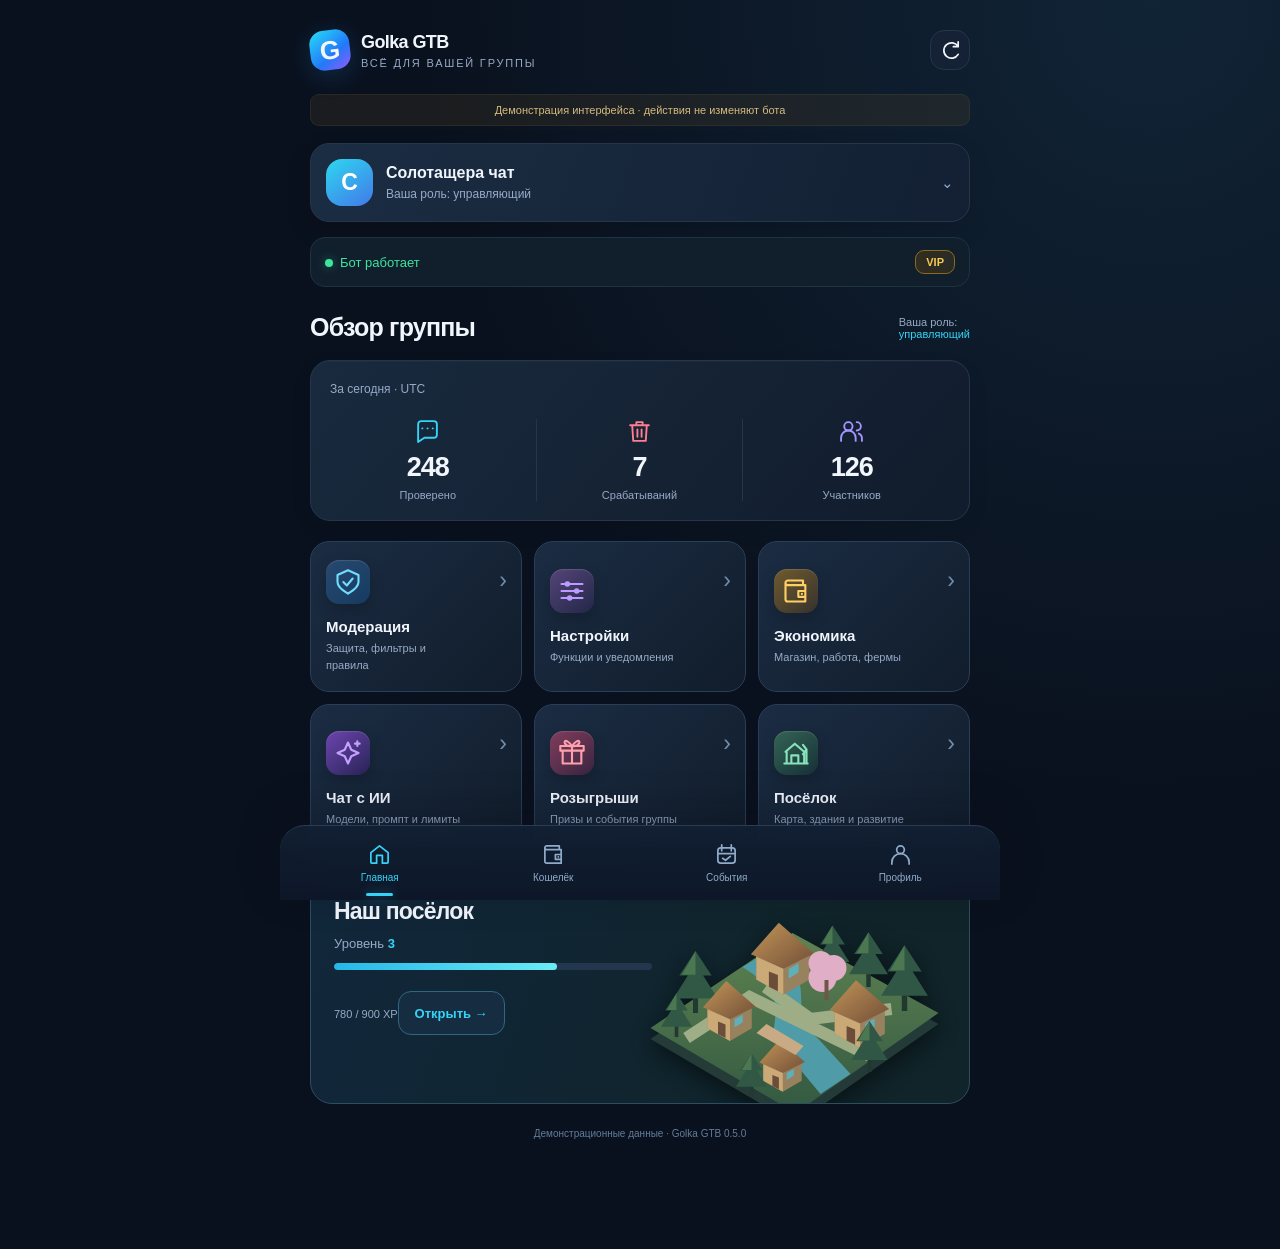
<file: index (1).html>
<!doctype html>
<html lang="ru">
<head>
<meta charset="utf-8"><meta name="viewport" content="width=device-width, initial-scale=1, viewport-fit=cover"><meta name="theme-color" content="#0b1220"><meta name="color-scheme" content="dark"><meta name="referrer" content="no-referrer"><meta http-equiv="Content-Security-Policy" content="default-src 'self'; script-src 'self' 'unsafe-inline' https://telegram.org; style-src 'self' 'unsafe-inline'; img-src 'self' blob: data:; connect-src https:; base-uri 'none'; form-action 'none'">
<title>Golka GTB · Мини-приложение</title>
<script src="https://telegram.org/js/telegram-web-app.js"></script>
<style>
:root{--bg:#0a111e;--panel:#121f31;--panel2:#17283d;--line:#25364c;--text:#f1f5fc;--muted:#97aac6;--cyan:#35d4f7;--blue:#458aff;--green:#3de59d;--yellow:#f8c955;--red:#ff7f91;--safe:env(safe-area-inset-bottom,0px);font-family:Inter,-apple-system,BlinkMacSystemFont,"Segoe UI",sans-serif;color-scheme:dark}
*{box-sizing:border-box}body{margin:0;background:radial-gradient(ellipse at 90% 0%,#16344b88,transparent 45%),var(--bg);color:var(--text);font-size:15px;-webkit-tap-highlight-color:transparent}button,input,select,textarea{font:inherit}button{color:inherit;cursor:pointer}button:disabled{opacity:.42;cursor:default}button:focus-visible,a:focus-visible,input:focus-visible,textarea:focus-visible,select:focus-visible{outline:2px solid var(--cyan);outline-offset:4px}button{touch-action:manipulation}button svg{pointer-events:none}.shell{max-width:720px;margin:auto;padding:0 20px calc(110px + var(--safe));min-height:100dvh}.topbar{display:flex;align-items:center;justify-content:space-between;padding:22px 0 24px}.brand{display:flex;align-items:center;gap:11px}.brand-logo{height:40px;width:40px;border-radius:14px;display:grid;place-items:center;font-size:26px;font-weight:850;background:linear-gradient(145deg,#25def8,#2379f8 60%,#925aff);box-shadow:0 6px 26px #249cff33;transform:rotate(-7deg)}.brand h1{font-size:18px;letter-spacing:-.6px;margin:0 0 4px}.eyebrow{font-size:11px;letter-spacing:1.8px;text-transform:uppercase;color:var(--muted)}.icon-btn{border:1px solid var(--line);background:#152235;border-radius:14px;height:40px;width:40px;display:grid;place-items:center}.icon{width:23px;height:23px;display:inline-block;vertical-align:middle;fill:none;stroke:currentColor;stroke-width:1.8;stroke-linecap:round;stroke-linejoin:round}.group-picker{width:100%;padding:15px;border:1px solid var(--line);background:linear-gradient(110deg,#1b2d43,#132033);border-radius:19px;display:flex;align-items:center;text-align:left;gap:13px;box-shadow:0 10px 26px #0002}.group-avatar{height:47px;width:47px;flex-shrink:0;border-radius:16px;background:linear-gradient(145deg,#2ed7f1,#4279e8);display:grid;place-items:center;color:white;font-weight:750;font-size:23px}.group-title{font-weight:700;font-size:16px;display:block;max-width:440px;overflow:hidden;text-overflow:ellipsis;white-space:nowrap}.group-sub{font-size:12px;color:var(--muted);display:block;margin-top:5px}.chevron{margin-left:auto;color:#8ea9cd}.statusbar{display:flex;justify-content:space-between;align-items:center;gap:8px;margin:15px 0 26px;padding:12px 14px;background:#111f2d;border:1px solid #1c3341;border-radius:15px;color:var(--green);font-size:13px}.statusdot{display:inline-block;width:8px;height:8px;background:currentColor;border-radius:50%;box-shadow:0 0 10px #3de59d66;margin-right:7px}.tier{padding:5px 10px;color:var(--yellow);border:1px solid #8d691b;background:linear-gradient(90deg,#553c1177,#674e1344);border-radius:9px;font-weight:750;font-size:11px;white-space:nowrap}.tier.free{color:var(--muted);border-color:var(--line);background:#233049}.heading{display:flex;justify-content:space-between;align-items:center;margin-bottom:18px;gap:8px}h2{font-size:25px;margin:0;letter-spacing:-.8px}h3{font-size:16px;margin:0 0 6px;letter-spacing:-.2px}.role{font-size:11px;color:var(--muted)}.role b{color:var(--cyan);font-weight:500}.card{border:1px solid var(--line);border-radius:20px;background:linear-gradient(130deg,#192a3e,#111c2c);box-shadow:inset 0 1px 0 #ffffff06,0 8px 22px #0001;padding:19px;margin-bottom:16px}.caption{color:var(--muted);font-size:12px;line-height:1.65}.stats{display:grid;grid-template-columns:repeat(3,1fr);margin-top:19px}.stat{padding:0 10px;border-right:1px solid var(--line);text-align:center}.stat:first-child{padding-left:0}.stat:last-child{border:0;padding-right:0}.stat .icon{width:25px;height:25px;color:var(--cyan);margin-bottom:9px}.stat:nth-child(2) .icon{color:var(--red)}.stat:nth-child(3) .icon{color:#a396ff}.stat-number{font-size:27px;line-height:1.1;font-weight:750;letter-spacing:-1px}.stat-label{font-size:11px;color:var(--muted);margin-top:7px}.feature-grid{display:grid;grid-template-columns:1fr 1fr;gap:12px;margin:20px 0}.feature-card{background:linear-gradient(135deg,#1b2c43,#111d2b);border:1px solid #2b3e57;border-radius:19px;min-height:130px;padding:18px 15px;text-align:left;position:relative;transition:transform .15s,border-color .15s}.feature-card:hover{transform:translateY(-2px);border-color:#4488a2}.feature-card .feature-icon{display:flex;width:44px;height:44px;border-radius:13px;align-items:center;justify-content:center;margin-bottom:14px;background:linear-gradient(140deg,#28486e,#1268b44d);color:#70dcff;box-shadow:inset 0 1px 1px #ffffff22,0 6px 15px #0003}.feature-card:nth-child(2) .feature-icon{color:#bc9aff;background:linear-gradient(140deg,#554477,#37276255)}.feature-card:nth-child(3) .feature-icon{color:#ffcf66;background:linear-gradient(140deg,#705a2c,#6e461355)}.feature-card:nth-child(4) .feature-icon{color:#c5a0ff;background:linear-gradient(140deg,#6c45ad,#461b8a55)}.feature-card:nth-child(5) .feature-icon{color:#ffa1ac;background:linear-gradient(140deg,#823c5c,#77214955)}.feature-card:nth-child(6) .feature-icon{color:#86e4b8;background:linear-gradient(140deg,#346454,#12423155)}.feature-card .icon{width:28px;height:28px}.feature-card strong{font-size:15px;display:block;margin-bottom:5px}.feature-card small{color:var(--muted);font-size:11px;line-height:1.5;display:block;max-width:145px}.feature-arrow{position:absolute;top:25px;right:14px;color:#748da9;font-size:23px}.village-hero{position:relative;overflow:hidden;min-height:214px;padding:23px;background:linear-gradient(110deg,#11273b,#102429 80%);border:1px solid #2f4d61;border-radius:22px;margin-top:20px}.village-hero .village-art{position:absolute;right:-22px;bottom:-25px;width:60%;height:245px;opacity:.95;pointer-events:none;filter:drop-shadow(0 7px 12px #0008)}.village-info{position:relative;width:56%;z-index:1}.village-info h2{font-size:23px}.village-info p{color:var(--muted);font-size:13px;margin:11px 0}.village-info b{color:var(--cyan)}.progress{height:7px;background:#22364e;border-radius:20px;overflow:hidden;margin:12px 0 7px}.progress>i{display:block;height:100%;background:linear-gradient(90deg,#26b7e8,#6aecf5);border-radius:20px}.village-info .caption{font-size:11px}.btn{border:1px solid #336482;background:#162c40;color:var(--cyan);padding:12px 16px;min-height:44px;border-radius:13px;display:inline-flex;justify-content:center;align-items:center;gap:9px;font-weight:650;font-size:13px;text-decoration:none}.btn.primary{background:linear-gradient(100deg,#27c4eb,#4584ee);border-color:#4ec7f0;color:#071724;box-shadow:0 5px 20px #179adb22}.btn.secondary{background:#1a2a40;color:#b9cae1;border-color:var(--line)}.btn.danger{color:var(--red);background:#61324433;border-color:#794358}.btn.wide{width:100%}.village-info .btn{margin-top:14px;padding:10px 16px}.bottom-nav{position:fixed;bottom:0;left:50%;transform:translateX(-50%);width:min(100%,720px);z-index:10;display:grid;grid-template-columns:repeat(4,1fr);padding:12px 13px calc(12px + var(--safe));background:linear-gradient(#122033ee,#0d1728fa);backdrop-filter:blur(20px);border-top:1px solid #2a3c54;box-shadow:0 -12px 40px #070d1644;border-radius:25px 25px 0 0}.nav-item{border:0;background:transparent;color:#8fabc9;display:flex;align-items:center;flex-direction:column;gap:6px;padding:5px;border-radius:10px;position:relative;font-size:10px}.nav-item .icon{width:23px;height:23px}.nav-item.active{color:var(--cyan)}.nav-item.active:after{content:'';height:3px;width:27px;border-radius:5px;background:var(--cyan);position:absolute;bottom:-8px;box-shadow:0 0 12px #22d2f666}.section-label{text-transform:uppercase;color:var(--muted);font-size:10px;letter-spacing:1.5px;margin:25px 0 12px}.row{display:flex;align-items:center;gap:13px;padding:15px 0;border-bottom:1px solid #283a4c88;text-align:left;width:100%;background:none;color:inherit;border-left:0;border-right:0;border-top:0}.row:last-child{border-bottom:0;padding-bottom:2px}.row:first-child{padding-top:2px}.row-body{flex:1;min-width:0}.row strong{display:block;font-size:14px;font-weight:600}.row small{display:block;color:var(--muted);font-size:12px;line-height:1.5;margin-top:5px}.switch{flex-shrink:0;width:43px;height:25px;border:1px solid #46576e;background:#304056;border-radius:20px;position:relative;padding:0}.switch:after{content:'';position:absolute;top:3px;left:3px;border-radius:50%;width:17px;height:17px;background:#acbcd0;transition:transform .18s,background .18s}.switch[aria-checked=true]{background:#25bcd22a;border-color:#25aabd}.switch[aria-checked=true]:after{background:var(--cyan);transform:translateX(18px);box-shadow:0 0 10px #2cd7ee44}.switch[aria-busy=true]{opacity:.5}.chips{display:flex;gap:7px;flex-wrap:wrap;margin:12px 0}.chip{font-size:11px;background:#22344b;border:1px solid #334c69;color:#b7cce4;padding:6px 10px;border-radius:9px}.chip.on{color:var(--cyan);border-color:#35738c;background:#16414e55}.wallet-hero{padding:24px;background:radial-gradient(ellipse at top right,#254b6f99,transparent 65%),linear-gradient(140deg,#183249,#152033);border-color:#2b5065}.wallet-total{font-size:39px;font-weight:750;letter-spacing:-1.5px;margin:13px 0}.wallet-total span{font-size:22px;color:var(--muted);font-weight:400}.wallet-secondary{display:flex;align-items:center;gap:9px;color:#ffda6b;font-size:17px}.wallet-actions{display:flex;gap:10px;margin-top:22px}.wallet-actions .btn{flex:1}.two-col{display:grid;grid-template-columns:1fr 1fr;gap:12px}.mini-card{padding:18px;border:1px solid var(--line);border-radius:17px;background:#152236}.mini-card .icon{color:var(--cyan);margin-bottom:13px}.big{font-size:25px;font-weight:750;margin:8px 0}.empty{text-align:center;padding:28px 15px;color:var(--muted);font-size:13px;line-height:1.7}.empty .icon{width:40px;height:40px;display:block;margin:0 auto 13px;color:#53799c}.note{font-size:12px;line-height:1.7;padding:14px 16px;border-radius:14px;border:1px solid #2c4a64;color:#a8c8e2;background:#152b3d;margin:15px 0}.note.warning{color:#e1c58b;border-color:#5f5032;background:#44382044}.page-title{display:flex;align-items:center;gap:10px;margin:2px 0 20px}.page-title .icon{color:var(--cyan)}.page-title h2{font-size:24px}.muted{color:var(--muted)}.profile-head{display:flex;gap:16px;align-items:center;margin:25px 0}.profile-avatar{width:65px;height:65px;border-radius:21px;background:linear-gradient(135deg,#2a8caf,#7362c0);display:grid;place-items:center;font-size:29px;font-weight:700}.field-label{display:block;margin:15px 0 8px;color:var(--muted);font-size:12px}input,textarea,select{width:100%;padding:13px;border:1px solid #364a64;border-radius:12px;background:#0e1c2d;color:var(--text);min-height:46px}textarea{resize:vertical;min-height:180px;line-height:1.65}select{appearance:auto}dialog{border:1px solid #35516f;border-radius:24px;background:#122135;color:var(--text);padding:24px;width:min(94%,500px);max-height:85dvh;box-shadow:0 25px 90px #000a}dialog::backdrop{background:#030811c4;backdrop-filter:blur(6px)}dialog .dialog-head{display:flex;align-items:center;justify-content:space-between;gap:10px;margin-bottom:20px}dialog h2{font-size:21px}.dialog-actions{display:flex;gap:10px;margin-top:20px}.dialog-actions .btn{flex:1}.toast{position:fixed;bottom:calc(95px + var(--safe));left:50%;transform:translate(-50%,20px);opacity:0;pointer-events:none;background:#203851;border:1px solid #42627f;color:#f4f8ff;box-shadow:0 10px 40px #0008;padding:13px 20px;border-radius:14px;max-width:90%;font-size:13px;z-index:100;transition:.2s;text-align:center}.toast.show{opacity:1;transform:translate(-50%,0)}.demo-banner{font-size:11px;text-align:center;padding:9px;border-radius:9px;background:#604d2433;color:#d4ba80;margin:0 0 17px;border:1px solid #6e5d3733}.error-box{padding:25px;text-align:center;line-height:1.8}.error-box h2{font-size:22px;margin-bottom:13px}.error-box p{color:var(--muted);font-size:13px}.loading{min-height:220px;display:grid;place-items:center;color:var(--muted)}.loader{width:26px;height:26px;border:2px solid #28465a;border-top-color:var(--cyan);border-radius:50%;animation:spin .8s linear infinite;margin:0 auto 15px}@keyframes spin{to{transform:rotate(360deg)}}.view{animation:appear .22s ease}@keyframes appear{from{opacity:0;transform:translateY(5px)}to{opacity:1;transform:translateY(0)}}.map-image{width:100%;border-radius:15px;display:block;margin:16px 0;border:1px solid var(--line)}.text-content{white-space:pre-wrap;font-size:13px;line-height:1.8;color:#c5d2e6;overflow-wrap:anywhere}.tiny{font-size:11px}.event-mark{width:34px;height:34px;border-radius:11px;background:#24455b55;display:grid;place-items:center;color:var(--cyan);flex-shrink:0}.event-mark .icon{width:17px;height:17px}.connected-label{font-size:10px;color:#637c99;text-align:center;margin-top:24px}.filter{margin-bottom:8px}.version-block{border-bottom:1px solid var(--line);padding:16px 0}.version-block h3{color:var(--cyan)}.version-block p{line-height:1.75;font-size:12px;white-space:pre-line;color:var(--muted)}@media(min-width:600px){.shell{padding-left:30px;padding-right:30px}.feature-grid{grid-template-columns:repeat(3,1fr)}.feature-card{min-height:150px}.village-hero{min-height:230px}.village-info{width:52%}.village-hero .village-art{width:50%;right:10px;height:280px}.topbar{padding-top:30px}}@media(max-width:350px){.shell{padding-left:12px;padding-right:12px}.feature-card{padding:14px 11px}.group-title{max-width:210px}h2{font-size:22px}.role{max-width:110px;text-align:right}.stat-number{font-size:23px}}@media(prefers-reduced-motion:reduce){*,*:before,*:after{animation:none!important;transition:none!important;scroll-behavior:auto!important}}
</style>
</head>
<body>
<svg aria-hidden="true" style="position:absolute;width:0;height:0;overflow:hidden"><defs>
<symbol id="i-home" viewBox="0 0 24 24"><path d="m3 10 9-7 9 7v10a1 1 0 0 1-1 1h-5v-8H9v8H4a1 1 0 0 1-1-1Z"/></symbol>
<symbol id="i-shield" viewBox="0 0 24 24"><path d="m12 2 9 4v6c0 5-6 8-9 10-3-2-9-5-9-10V6Z"/><path d="m8 12 3 3 5-6"/></symbol>
<symbol id="i-settings" viewBox="0 0 24 24"><path d="M3 6h18M3 12h18M3 18h18"/><circle cx="8" cy="6" r="2.4" fill="currentColor" stroke="none"/><circle cx="16" cy="12" r="2.4" fill="currentColor" stroke="none"/><circle cx="10" cy="18" r="2.4" fill="currentColor" stroke="none"/></symbol>
<symbol id="i-wallet" viewBox="0 0 24 24"><path d="M20 7H5a2 2 0 0 1 0-4h13v4M3 5v14a2 2 0 0 0 2 2h15V7M20 12h-6v5h6"/><path d="M17 14.5h.1"/></symbol>
<symbol id="i-ai" viewBox="0 0 24 24"><path d="m12 3 2.8 6.2L21 12l-6.2 2.8L12 21l-2.8-6.2L3 12l6.2-2.8ZM20 2v4m-2-2h4"/></symbol>
<symbol id="i-gift" viewBox="0 0 24 24"><path d="M4 10h16v11H4zM2 6h20v4H2zM12 6v15"/><path d="M12 6C5 7 4 0 8 2c2 1 4 4 4 4Zm0 0c7 1 8-6 4-4-2 1-4 4-4 4Z"/></symbol>
<symbol id="i-village" viewBox="0 0 24 24"><path d="m3 11 8-7 8 7v10H4V11m4 10v-7h6v7M18 5l3 4-3 4m3-4v12M2 21h20"/></symbol>
<symbol id="i-users" viewBox="0 0 24 24"><circle cx="9" cy="7" r="4"/><path d="M2 21v-3a7 7 0 0 1 14 0v3M17 3a4 4 0 0 1 0 8m2 3a5 5 0 0 1 3 5v2"/></symbol>
<symbol id="i-trash" viewBox="0 0 24 24"><path d="M3 6h18M9 6V3h6v3M5 6l1 15h12l1-15M10 10v7m4-7v7"/></symbol>
<symbol id="i-chat" viewBox="0 0 24 24"><path d="M21 15a3 3 0 0 1-3 3H9l-6 4V5a3 3 0 0 1 3-3h12a3 3 0 0 1 3 3Z"/><path d="M7 9h.1M12 9h.1M17 9h.1"/></symbol>
<symbol id="i-calendar" viewBox="0 0 24 24"><rect x="3" y="5" width="18" height="16" rx="3"/><path d="M7 2v6m10-6v6M3 11h18m-13 5 3 2 5-4"/></symbol>
<symbol id="i-user" viewBox="0 0 24 24"><circle cx="12" cy="7" r="4"/><path d="M3 22v-2a9 9 0 0 1 18 0v2"/></symbol>
<symbol id="i-arrow" viewBox="0 0 24 24"><path d="M4 12h16m-6-6 6 6-6 6"/></symbol>
<symbol id="i-back" viewBox="0 0 24 24"><path d="M20 12H4m6-6-6 6 6 6"/></symbol>
<symbol id="i-refresh" viewBox="0 0 24 24"><path d="M20 8a8 8 0 1 0 0 8M20 3v5h-5"/></symbol>
<symbol id="i-bolt" viewBox="0 0 24 24"><path d="m13 2-9 12h7l-1 8 10-13h-8Z"/></symbol>
<symbol id="i-book" viewBox="0 0 24 24"><path d="M12 5C9 2 4 2 2 3v16c4-1 7-1 10 2 3-3 6-3 10-2V3c-2-1-7-1-10 2Zm0 0v16"/></symbol>
<symbol id="i-work" viewBox="0 0 24 24"><rect x="2" y="7" width="20" height="14" rx="3"/><path d="M8 7V3h8v4M2 12c6 5 14 5 20 0M10 13h4v4h-4Z"/></symbol>
<symbol id="i-close" viewBox="0 0 24 24"><path d="m6 6 12 12M6 18 18 6"/></symbol>
</defs></svg>
<div class="shell">
<header class="topbar"><div class="brand"><div class="brand-logo">G</div><div><h1>Golka GTB</h1><div class="eyebrow">Всё для вашей группы</div></div></div><button class="icon-btn" aria-label="Обновить данные" data-action="refresh"><svg class="icon"><use href="#i-refresh"/></svg></button></header>
<div id="demo-banner" class="demo-banner" hidden>Демонстрация интерфейса · действия не изменяют бота</div>
<button id="group-picker" class="group-picker" data-action="groups" aria-label="Выбрать группу" hidden><span class="group-avatar" id="group-avatar">С</span><span style="min-width:0"><span class="group-title" id="group-title">Выберите группу</span><span class="group-sub" id="group-sub">Управление группой</span></span><span class="chevron">⌄</span></button>
<main id="main" aria-live="polite"><div class="loading"><div><div class="loader"></div>Открываем вашу панель…</div></div></main>
</div>
<nav class="bottom-nav" aria-label="Основная навигация"><button class="nav-item active" data-view="home"><svg class="icon"><use href="#i-home"/></svg>Главная</button><button class="nav-item" data-view="wallet"><svg class="icon"><use href="#i-wallet"/></svg>Кошелёк</button><button class="nav-item" data-view="events"><svg class="icon"><use href="#i-calendar"/></svg>События</button><button class="nav-item" data-view="profile"><svg class="icon"><use href="#i-user"/></svg>Профиль</button></nav>
<dialog id="dialog"><div class="dialog-head"><h2 id="dialog-title"></h2><button class="icon-btn" data-action="close-dialog" aria-label="Закрыть"><svg class="icon"><use href="#i-close"/></svg></button></div><div id="dialog-body"></div></dialog><div id="toast" class="toast" role="status"></div>
<script>
'use strict';
// Публичный адрес API бота. Здесь никогда не должно быть токенов или API-ключей.
const API_BASE = 'https://golka-gtb-api.j.onjrnm.co.uk';
const FALLBACK_BOT = 'GolMod_bot';
const tg=window.Telegram?.WebApp;
const auth=tg?.initData||'';
const state={demo:!auth,user:null,groups:[],group:null,data:null,view:'home',history:[],bot:FALLBACK_BOT,loading:false,mapURL:null};
const main=document.getElementById('main');
const esc=v=>String(v??'').replace(/[&<>"']/g,c=>({'&':'&amp;','<':'&lt;','>':'&gt;','"':'&quot;',"'":'&#39;'}[c]));
const icon=n=>`<svg class="icon" aria-hidden="true"><use href="#i-${esc(n)}"/></svg>`;
const money=n=>new Intl.NumberFormat('ru-RU',{maximumFractionDigits:3}).format(Number(n)||0);
const duration=s=>{s=Math.max(0,Math.ceil(s));return s?[(s>=3600?Math.floor(s/3600)+'ч':''),(s>=60?Math.floor(s%3600/60)+'м':''),(s%60+'с')].filter(Boolean).join(' '):'Доступно сейчас'};
const fmtDate=v=>new Date(v*1000).toLocaleString('ru-RU',{day:'numeric',month:'short',hour:'2-digit',minute:'2-digit'});
const role=r=>({owner:'владелец бота',manager:'управляющий',member:'участник'}[r]||'участник');
const tier=g=>g.paid?({vip:'VIP',vipplus:'VIP+',standard:'Полный доступ'}[g.tier]||'Полный доступ'):'Бесплатный';
const manager=()=>state.data?.group.role!=='member';
const heading=(title,i)=>`<div class="page-title">${icon(i)}<h2>${esc(title)}</h2></div>`;
const empty=(text,i='chat')=>`<div class="empty">${icon(i)}${esc(text)}</div>`;
const btn=(label,action,arg='',kind='')=>`<button class="btn ${kind}" data-action="${esc(action)}" data-arg="${esc(arg)}">${esc(label)}</button>`;
const LABELS={moderation_enabled:['Вся модерация','ИИ и встроенные проверки сообщений'],ai_moderation_enabled:['ИИ-модерация','Проверка по вашим правилам и категориям'],spam_enabled:['Антиспам','Одинаковые сообщения и обходы символами'],flood_enabled:['Антифлуд','Слишком частые сообщения участников'],delete_notifications:['Уведомления об удалении','Сообщать в группе о сработавшей проверке'],ai_chat_search:['Поиск в интернете','Использовать веб-поиск в ответах ИИ']};
const FEATURE_LABELS={'section.games':'Все игры','section.rp':'Ролевые команды',work:'Работа',study:'Обучение',deposit:'Депозит',slots:'Слоты DpC',dice:'Кубики',basketball:'Баскетбол',bowling:'Кегли',giveaway:'Розыгрыши',village:'Посёлок',ai:'Команда чата с ИИ',shop:'Магазин',market:'Маркет ферм',farms:'Автофермы',investments:'Инвестиции'};
let toastTimer;
function toast(text){const el=document.getElementById('toast');el.textContent=text;el.classList.add('show');clearTimeout(toastTimer);toastTimer=setTimeout(()=>el.classList.remove('show'),3400)}
function sheet(title,html){document.getElementById('dialog-title').textContent=title;document.getElementById('dialog-body').innerHTML=html;const d=document.getElementById('dialog');if(!d.open)d.showModal()}
function closeDialog(){document.getElementById('dialog').close()}
function haptic(){try{tg?.HapticFeedback?.impactOccurred('light')}catch{}}
async function request(path,options={}){
 if(!API_BASE||API_BASE==='__API_BASE__')throw new Error('Сервер ещё не подключён. Обратитесь к владельцу бота.');
 const response=await fetch(API_BASE.replace(/\/$/,'')+'/miniapp/v1'+path,{...options,headers:{'Authorization':'tma '+auth,...(options.body?{'Content-Type':'application/json'}:{}),...options.headers},signal:AbortSignal.timeout(18000),credentials:'omit',cache:'no-store'});
 if(!response.ok){let error;try{error=await response.json()}catch{}throw new Error(error?.retry_after?'Следующая попытка через '+duration(error.retry_after):error?.error||'Сервер недоступен. Попробуйте позже.')}
 return response.json();
}
const villageArt=()=>`<svg class="village-art" viewBox="0 0 310 280" aria-hidden="true"><defs><linearGradient id="land" x2="0" y2="1"><stop stop-color="#658954"/><stop offset="1" stop-color="#355c43"/></linearGradient><linearGradient id="roof" x2="1" y2="1"><stop stop-color="#ce9c5b"/><stop offset="1" stop-color="#785239"/></linearGradient><g id="tree"><path fill="#233a32" d="M-3 0h6v-40h-6Z"/><path fill="#335b47" d="m0-73-19 29h10l-17 27h52L9-44h10Z"/><path fill="#507d54" d="m0-73-16 28H0Z"/></g><g id="house"><path fill="#a08761" d="m-28-5 30 17 29-17v-30L2-50l-30 15Z"/><path fill="#d5b17c" d="m-28-35 30 17v30L-28-5Z"/><path fill="url(#roof)" d="m-34-33 31-35 39 34-34 17Z"/><path fill="#71513c" d="M-14-14v17l10 5v-18Z"/><path fill="#65b8c3" d="M8-17v11l11-7v-10Z"/></g></defs><path fill="#263d39" d="m11 191 142-95 146 80-143 100Z"/><path fill="url(#land)" d="m11 180 142-95 146 80-143 100Z"/><path fill="#54a4af" d="M103 119c67 41 4 64 49 92l29 35 30-20-32-35c-36-30 5-52-45-91Z"/><path fill="none" stroke="#a7b68b" stroke-width="12" d="m47 190 63-41 121 59M126 139l45 32 81-10"/><use href="#tree" transform="translate(229 139) scale(.75)"/><use href="#tree" transform="translate(265 163) scale(.9)"/><use href="#tree" transform="translate(193 125) scale(.65)"/><use href="#tree" transform="translate(56 165) scale(.85)"/><use href="#tree" transform="translate(37 189) scale(.6)"/><use href="#house" transform="translate(142 136) scale(.9)"/><use href="#house" transform="translate(89 184) scale(.75)"/><use href="#house" transform="translate(219 190) scale(.85)"/><use href="#house" transform="translate(142 236) scale(.65)"/><path fill="#d3b38a" d="m127 176 37 22-8 9-39-22Z"/><use href="#tree" transform="translate(230 224) scale(.7)"/><use href="#tree" transform="translate(112 249) scale(.6)"/><g fill="#ecb7d0"><circle cx="183" cy="130" r="14"/><circle cx="194" cy="120" r="13"/><circle cx="181" cy="115" r="12"/></g><path stroke="#745a4a" stroke-width="4" d="M187 132v20"/></svg>`;
function status(){const g=state.data.group;return `<div class="statusbar" ${g.enabled?'':'style="color:var(--yellow)"'}><span><span class="statusdot"></span>${g.enabled?'Бот работает':'Бот приостановлен'}</span><span class="tier ${g.paid?'':'free'}">${esc(tier(g))}</span></div>`}
function home(){const d=state.data,s=d.stats,v=d.village;const features=[['moderation','shield','Модерация','Защита, фильтры и правила'],['settings','settings','Настройки','Функции и уведомления'],['economy','wallet','Экономика','Магазин, работа, фермы'],['ai','ai','Чат с ИИ','Модели, промпт и лимиты'],['giveaways','gift','Розыгрыши','Призы и события группы'],['village','village','Посёлок','Карта, здания и развитие']];return status()+`<div class="heading"><h2>Обзор группы</h2><span class="role">Ваша роль:<br><b>${esc(role(d.group.role))}</b></span></div><div class="card"><div class="caption">За сегодня · UTC</div><div class="stats">${[['chat',s.checked,'Проверено'],['trash',s.removed,'Срабатываний'],['users',s.members??'—','Участников']].map(([i,n,l])=>`<div class="stat">${icon(i)}<div class="stat-number">${esc(n)}</div><div class="stat-label">${l}</div></div>`).join('')}</div></div><div class="feature-grid">${features.map(([view,i,t,sub])=>`<button class="feature-card" data-view="${view}"><span class="feature-icon">${icon(i)}</span><span class="feature-arrow">›</span><strong>${t}</strong><small>${sub}</small></button>`).join('')}</div><div class="village-hero">${villageArt()}<div class="village-info"><h2>Наш посёлок</h2>${v?`<p>Уровень <b>${v.level}</b></p><div class="progress"><i style="width:${Math.max(0,Math.min(100,100*(v.xp-v.level_start)/(v.next_xp-v.level_start)))}%"></i></div><span class="caption">${money(v.xp)} / ${money(v.next_xp)} XP</span>`:`<p>Место для вашей<br>общей истории</p><div class="caption">Доступно с VIP</div>`}${btn(v?'Открыть →':'Узнать больше →','navigate','village')}</div></div><div class="connected-label">${state.demo?'Демонстрационные данные':'Синхронизировано с ботом'} · Golka GTB ${esc(d.version)}</div>`}
function toggle(key,features=false){const on=features?state.data.features[key]:state.data.settings[key];const [title,sub]=features?[FEATURE_LABELS[key]||key,'Включить для участников группы']:LABELS[key];return `<div class="row"><div class="row-body"><strong>${esc(title)}</strong><small>${esc(sub)}</small></div><button class="switch" role="switch" aria-label="${esc(title)}" aria-checked="${!!on}" data-toggle="${esc(key)}" data-feature="${features?'1':'0'}" ${manager()?'':'disabled'}></button></div>`}
function moderation(){const d=state.data;if(!manager())return heading('Модерация','shield')+empty('Изменять модерацию могут владелец доступа и назначенные управляющие.','shield');return heading('Модерация','shield')+(!d.group.paid?'<div class="note warning">Бесплатный тариф: доступны встроенные проверки. ИИ-модерация и общая база знаний подключаются с полным доступом.</div>':'')+`<div class="card">${['moderation_enabled','ai_moderation_enabled','spam_enabled','flood_enabled'].map(k=>toggle(k)).join('')}</div><div class="card"><div class="row"><div class="row-body"><strong>Режим ИИ Модерации</strong><small>${{dry:'Тест: сообщения остаются в чате',delete:'Удаление нарушений',enforce:'Удаление и настроенные наказания'}[d.settings.mode]||'Не выбран'}</small></div>${btn('Изменить','mode')}</div><div class="row"><div class="row-body"><strong>Правила для ИИ</strong><small>По ним бот оценивает сообщения</small></div>${btn('Изменить','edit','rules')}</div></div>${btn('Категории и действия в боте','bot','moderation','wide secondary')}`}
function wallet(){const w=state.data.wallet;const progress=Math.max(0,Math.min(100,(w.xp-w.level_start)/(w.next_xp-w.level_start)*100));return heading('Кошелёк','wallet')+`<div class="card wallet-hero"><div class="caption">Баланс в этой группе</div><div class="wallet-total">${money(w.coins)} <span>C₲</span></div><div class="wallet-secondary">${icon('bolt')}${money(w.energy)} ⚡ <span class="caption">на все группы</span></div><div class="wallet-actions">${btn('Перевести','bot','transfer','primary')}${btn('Магазин','bot','shop','secondary')}</div></div><div class="two-col"><div class="mini-card">${icon('book')}<div class="caption">Обучение</div><div class="big">${w.education}<span class="caption"> / 500</span></div></div><div class="mini-card">${icon('ai')}<div class="caption">Уровень</div><div class="big">${w.level}</div></div></div><div class="card" style="margin-top:16px"><div class="row"><div class="row-body"><strong>Прогресс уровня</strong><small>${money(w.xp)} / ${money(w.next_xp)} XP</small></div><span class="chip">×${w.rebirths+1} прибыль</span></div><div class="progress"><i style="width:${progress}%"></i></div></div><div class="card"><div class="row"><span class="event-mark">${icon('work')}</span><div class="row-body"><strong>Работа</strong><small>${duration(w.work_remaining)}</small></div><button class="btn" data-daily="work" ${w.work_remaining?'disabled':''}>Работать</button></div><div class="row"><span class="event-mark">${icon('book')}</span><div class="row-body"><strong>Обучение</strong><small>${duration(w.study_remaining)}</small></div><button class="btn" data-daily="study" ${w.study_remaining?'disabled':''}>Учиться</button></div></div>`}
function settings(){return heading('Настройки','settings')+(manager()?`<div class="card">${toggle('delete_notifications')}</div><div class="section-label">Функции группы</div><div class="card">${Object.keys(state.data.features).map(k=>toggle(k,true)).join('')}</div>${btn('Управляющие и права в боте','bot','manage','wide secondary')}`:empty('Настройки доступны управляющим группы.','shield'))}
function ai(){const d=state.data,p=Math.max(0,Math.min(100,d.ai.remaining_percent));return heading('Чат с ИИ','ai')+`<div class="card"><div class="row"><div class="row-body"><strong>DeepSeek Flash + Pro</strong><small>Единый месячный лимит для двух моделей</small></div><span class="chip ${d.ai.active?'on':''}">${d.ai.active?'Активна':'Нет подписки'}</span></div><div class="big">${p}% <span class="caption">лимита осталось</span></div><div class="progress"><i style="width:${p}%"></i></div><div class="caption">Учитываются сообщения, история и ответы.</div></div>${manager()?`<div class="card"><div class="row"><div class="row-body"><strong>Модель по умолчанию</strong><small>${esc({off:'Выключено',flash:'DeepSeek Flash',pro:'DeepSeek Pro',connection:'Свой API',gpt:'GPT Luna'}[d.ai.source]||'Не выбрана')}</small></div>${btn('Выбрать','ai-model')}</div><div class="row"><div class="row-body"><strong>Свой промпт</strong><small>Характер и задачи вашего помощника</small></div>${btn('Изменить','edit','ai_chat_prompt')}</div>${toggle('ai_chat_search')}</div>`:''}<div class="two-col">${btn('Подписка','bot','ai','primary')}${btn('Свой API','bot','aiconnections','secondary')}</div><div class="note">Обратиться к ИИ в группе: /ai ваш вопрос. Можно ответить на сообщение помощника.</div>`}
function economy(){return heading('Экономика','wallet')+`<div class="feature-grid">${[['wallet','wallet','Кошелёк','Баланс, работа и обучение'],['shop','wallet','Магазин','Товары и улучшения'],['market','village','Маркет ферм','Покупка и продажа'],['farms','work','Автофермы','Ваш ежедневный доход'],['investments','ai','Инвестиции','Компании и доли'],['games','gift','Игры','Кубики, деп и слоты']].map(([key,i,t,sub])=>`<button class="feature-card" ${key==='wallet'?'data-view="wallet"':`data-action="bot" data-arg="${key}"`}><span class="feature-icon">${icon(i)}</span><strong>${t}</strong><small>${sub}</small></button>`).join('')}</div><div class="note">C₲ и обучение отдельные для каждой группы. Баланс ⚡ общий.</div>`}
function village(){const v=state.data.village;return heading('Посёлок','village')+(v?`<div class="card"><h3>Уровень ${v.level}</h3><div class="caption">${money(v.xp)} / ${money(v.next_xp)} XP</div><div class="progress"><i style="width:${Math.max(0,Math.min(100,100*(v.xp-v.level_start)/(v.next_xp-v.level_start)))}%"></i></div><p class="text-content">${esc(v.description)}</p><div class="chips"><span class="chip on">${v.available} доступных улучшений</span><span class="chip">Опыт за активность группы</span></div><div id="map-container">${v.has_map?'<div class="loading" style="min-height:100px">Загружаем карту…</div>':empty('Карта ещё не создана.','village')}</div>${btn('Строительство в боте','bot','village','wide primary')}</div><div class="section-label">Постройки</div><div class="card">${v.buildings.length?v.buildings.map(b=>`<div class="row"><span class="event-mark">${icon('village')}</span><div class="row-body"><strong>${esc(b.name)}</strong><small>Уровень ${b.level}</small></div></div>`).join(''):empty('Здесь появятся ваши постройки.','village')}</div>`:`<div class="village-hero" style="min-height:260px">${villageArt()}<div class="village-info"><h2>Начните свою историю</h2><p>Одна VIP-группа — один посёлок. Развивайте его вместе.</p>${btn('Открыть в боте','bot','village')}</div></div>`)}
function giveaways(){const list=state.data.giveaways;return heading('Розыгрыши','gift')+`<div class="card">${list.length?list.map(g=>`<div class="row"><span class="event-mark">${icon('gift')}</span><div class="row-body"><strong>Розыгрыш #${g.id}</strong><small>${esc(g.prize)}<br>${g.winners} победителей · до ${fmtDate(g.ends)}</small></div></div>`).join(''):empty('Активных розыгрышей пока нет.','gift')}</div>${btn(manager()?'Создать в боте':'Меню группы в боте','bot','giveaway','wide primary')}`}
const eventLabels={mode:'Изменён режим модерации',rules:'Обновлены правила',spam_enabled:'Изменена защита от спама',delete_notifications:'Изменены уведомления',ai_chat_prompt:'Обновлён промпт помощника',ai_chat_source:'Изменена модель ИИ',enabled:'Изменён статус бота',flood_enabled:'Изменена защита от флуда',moderation_enabled:'Изменена модерация',ai_moderation_enabled:'Изменена ИИ-модерация'};
function events(){return heading('События','calendar')+`<div class="caption" style="margin-bottom:15px">Последние изменения настроек группы</div><div class="card">${state.data.events.length?state.data.events.map(e=>`<div class="row"><span class="event-mark">${icon('calendar')}</span><div class="row-body"><strong>${esc(eventLabels[e.event]||'Изменение настроек')}</strong><small>${fmtDate(e.created)}</small></div></div>`).join(''):empty(manager()?'Изменений пока нет.':'Журнал доступен управляющим.','calendar')}</div>`}
function profile(){const u=state.user;return heading('Профиль','user')+`<div class="profile-head"><div class="profile-avatar">${esc(Array.from(u.first_name||'G')[0])}</div><div><h2 style="font-size:22px">${esc([u.first_name,u.last_name].filter(Boolean).join(' '))}</h2><div class="caption">${u.username?'@'+esc(u.username):'Аккаунт Telegram'}</div></div></div><div class="card"><div class="row"><div class="row-body"><strong>Ваша роль в группе</strong><small>${esc(role(state.data.group.role))}</small></div>${icon('shield')}</div><div class="row"><div class="row-body"><strong>Тариф группы</strong><small>${esc(tier(state.data.group))}</small></div>${btn('Подробнее','bot','access')}</div><button class="row" data-action="releases"><div class="row-body"><strong>О боте и изменения</strong><small>Golka GTB ${esc(state.data.version)}</small></div><span>›</span></button><button class="row" data-action="rules"><div class="row-body"><strong>Правила группы</strong><small>Информация для участников</small></div><span>›</span></button></div>${btn('Рекламный кабинет в боте','bot','ads','wide secondary')}<div class="connected-label">Сделано для ваших сообществ.</div>`}
function render(){if(!state.data)return;const views={home,wallet,moderation,settings,ai,economy,village,giveaways,events,profile};main.innerHTML=`<div class="view">${(views[state.view]||home)()}</div>`;document.querySelectorAll('[data-view]').forEach(el=>{if(el.classList.contains('nav-item'))el.classList.toggle('active',el.dataset.view===state.view)});if(tg?.BackButton){state.history.length?tg.BackButton.show():tg.BackButton.hide()}if(state.view==='village'&&state.data.village?.has_map)loadMap()}
function navigate(view,push=true){if(view===state.view)return;if(push)state.history.push(state.view);state.view=view;haptic();render();window.scrollTo({top:0,behavior:'instant'})}
async function loadGroup(id){state.loading=true;main.innerHTML='<div class="loading"><div><div class="loader"></div>Синхронизируем группу…</div></div>';try{state.data=state.demo?makeDemo(id):await request('/groups/'+encodeURIComponent(id));state.group=id;try{localStorage.setItem('golka.selectedGroup',id)}catch{};const g=state.data.group;document.getElementById('group-title').textContent=g.title;document.getElementById('group-avatar').textContent=Array.from(g.title)[0];document.getElementById('group-sub').textContent='Ваша роль: '+role(g.role);document.getElementById('group-picker').hidden=false;state.bot=state.data.bot_username||state.bot;render()}catch(e){showError(e.message)}finally{state.loading=false}}
function showError(message){main.innerHTML=`<div class="error-box">${icon('shield')}<h2>Не удалось открыть панель</h2><p>${esc(message)}</p>${btn('Попробовать снова','refresh','','primary')}</div>`}
async function save(key,value,features=false){if(state.demo){(features?state.data.features:state.data.settings)[key]=value;if(key==='ai_chat_source')state.data.ai.source=value;render();toast('Изменено в демонстрации');return}const result=await request('/groups/'+state.group+'/'+(features?'features':'settings'),{method:'POST',body:JSON.stringify({key,value,etag:state.data.etag})});state.data=result;render();toast('Настройка сохранена')}
function openBot(section){const id=state.group;const links=Object.fromEntries(['manage','moderation','aiconnections','access','shop','market','farms','wallet','transfer','investments','games','giveaway','village','ai'].map(k=>[k,'mini_'+k+'_'+id]));links.ads='adpanel';if(state.demo){toast('В Telegram здесь откроется нужный раздел бота.');return}const url='https://t.me/'+state.bot+'?start='+encodeURIComponent(id?links[section]||'mini_manage_'+id:'app');if(tg?.openTelegramLink){tg.openTelegramLink(url);tg.close?.()}else window.open(url,'_blank','noopener,noreferrer')}
async function loadMap(){const container=document.getElementById('map-container');if(!container)return;if(state.demo){container.innerHTML=`<div class="village-hero" style="height:240px;margin:5px 0 20px">${villageArt()}</div>`;return}try{const res=await fetch(API_BASE+'/miniapp/v1/groups/'+state.group+'/map',{headers:{Authorization:'tma '+auth},signal:AbortSignal.timeout(18000),credentials:'omit'});if(!res.ok)throw Error();const blob=await res.blob();if(state.mapURL)URL.revokeObjectURL(state.mapURL);state.mapURL=URL.createObjectURL(blob);if(container.isConnected){const img=document.createElement('img');img.src=state.mapURL;img.alt='Карта посёлка вашей группы';img.className='map-image';container.replaceChildren(img)}}catch{if(container.isConnected)container.innerHTML=empty('Карту сейчас не удалось загрузить.','village')}}
async function action(name,arg){if(name==='close-dialog')return closeDialog();if(name==='navigate')return navigate(arg);if(name==='refresh'){if(state.group)return loadGroup(state.group);return init()}if(name==='bot')return openBot(arg);if(name==='groups'){sheet('Ваши группы','<input class="filter" id="group-search" type="search" placeholder="Найти группу" aria-label="Найти группу"><div id="group-list">'+state.groups.map(g=>`<button class="row" data-select-group="${esc(g.id)}" data-title="${esc(g.title.toLocaleLowerCase())}"><span class="group-avatar">${esc(Array.from(g.title)[0])}</span><span class="row-body"><strong>${esc(g.title)}</strong><small>${esc(tier(g))} · ${esc(role(g.role))}</small></span>${g.id===state.group?'<span style="color:var(--cyan)">✓</span>':'<span>›</span>'}</button>`).join('')+'</div>');return}if(name==='edit'){if(!manager())return;const title=arg==='rules'?'Правила для ИИ':'Промпт помощника';sheet(title,`<form id="editor" data-key="${arg}"><label class="caption" for="editor-text">${arg==='rules'?'Текст, по которому ИИ модерирует сообщения.':'Опишите поведение и задачи помощника.'}</label><textarea id="editor-text" maxlength="4000" required>${esc(state.data.settings[arg])}</textarea><div class="caption" id="char-count">До 4000 символов</div><div class="dialog-actions">${btn('Отмена','close-dialog','','secondary')}<button class="btn primary" type="submit">Сохранить</button></div></form>`);return}if(name==='mode'){sheet('Режим ИИ Модерации',`<form id="mode-form"><label class="field-label" for="mode-select">Действия при нарушении</label><select id="mode-select">${[['dry','Тест — оставить сообщение'],['delete','Удалять нарушения'],['enforce','Удалять и применять наказания']].map(([v,t])=>`<option value="${v}" ${state.data.settings.mode===v?'selected':''}>${t}</option>`).join('')}</select><div class="note">Точные действия для каждой категории настраиваются в боте.</div><button type="submit" class="btn primary wide">Сохранить режим</button></form>`);return}if(name==='ai-model'){sheet('Модель по умолчанию',`<form id="ai-model-form"><select id="model-select">${[['off','Выключить чат с ИИ'],['flash','DeepSeek Flash'],['pro','DeepSeek Pro']].map(([v,t])=>`<option value="${v}" ${state.data.ai.source===v?'selected':''}>${t}</option>`).join('')}</select><div class="note">Своё API-подключение и GPT Luna можно выбрать в боте.</div><button type="submit" class="btn primary wide">Сохранить</button></form>`);return}if(name==='rules'){sheet('Правила группы',state.data.member_rules?`<div class="text-content">${esc(state.data.member_rules)}</div>`:empty('Правила участников пока не добавлены.','book'));return}if(name==='releases'){sheet('Версии и изменения','<div class="loading"><div class="loader"></div></div>');const releases=state.demo?[{version:'0.5.0',text:'Мини-приложение: выбор группы, настройки модерации, кошелёк, ИИ, события и посёлок.'}]:await request('/releases');document.getElementById('dialog-body').innerHTML=releases.map(r=>`<div class="version-block"><h3>${esc(r.version)}</h3><p>${esc(r.text)}</p></div>`).join('');return}}
document.addEventListener('click',async e=>{const el=e.target.closest('button');if(!el||el.disabled)return;try{if(el.dataset.selectGroup){closeDialog();state.history=[];state.view='home';await loadGroup(el.dataset.selectGroup)}else if(el.dataset.toggle){el.disabled=true;el.setAttribute('aria-busy','true');const features=el.dataset.feature==='1',value=el.getAttribute('aria-checked')!=='true';if(el.dataset.toggle==='moderation_enabled'&&!value&&!window.confirm('Отключить всю модерацию в этой группе?'))return;await save(el.dataset.toggle,value,features)}else if(el.dataset.daily){el.disabled=true;const kind=el.dataset.daily;if(state.demo){state.data.wallet[kind+'_remaining']=86400;if(kind==='work')state.data.wallet.coins+=24;else state.data.wallet.education+=2;render();toast('Демонстрация: '+(kind==='work'?'+24 C₲':'+2 очка обучения'));return}const result=await request('/groups/'+state.group+'/daily',{method:'POST',body:JSON.stringify({kind,request_id:crypto.randomUUID()})});state.data=result.snapshot;render();toast(kind==='work'?'Заработано '+money(result.result.salary/1000)+' C₲':'Обучение завершено')}else if(el.dataset.view)navigate(el.dataset.view);else if(el.dataset.action)await action(el.dataset.action,el.dataset.arg)}catch(error){toast(error.message)}finally{if(el.isConnected){el.disabled=false;el.removeAttribute('aria-busy')}}});
document.addEventListener('input',e=>{if(e.target.id==='group-search'){const q=e.target.value.toLocaleLowerCase();document.querySelectorAll('[data-select-group]').forEach(b=>b.hidden=!b.dataset.title.includes(q))}});
document.addEventListener('submit',async e=>{if(!['editor','mode-form','ai-model-form'].includes(e.target.id))return;e.preventDefault();const form=e.target,submit=form.querySelector('[type=submit]');submit.disabled=true;try{if(form.id==='editor')await save(form.dataset.key,document.getElementById('editor-text').value);else if(form.id==='mode-form')await save('mode',document.getElementById('mode-select').value);else await save('ai_chat_source',document.getElementById('model-select').value);closeDialog()}catch(error){toast(error.message)}finally{submit.disabled=false}});
function makeDemo(id){const g=state.groups.find(g=>g.id===id)||state.groups[0];return {version:'0.5.0',bot_username:FALLBACK_BOT,group:g,etag:'demo',stats:{checked:248,removed:7,members:126},settings:{moderation_enabled:true,ai_moderation_enabled:true,spam_enabled:true,flood_enabled:true,delete_notifications:false,ai_chat_search:true,mode:'delete',rules:'Запрещены угрозы, травля, мошенничество и реклама. Обычное общение разрешено.',ai_chat_prompt:'Помогай участникам группы. Отвечай кратко и дружелюбно.',ai_chat_source:'flash'},features:Object.fromEntries(Object.keys(FEATURE_LABELS).map(k=>[k,true])),wallet:{energy:42,coins:12840,education:72,level:8,xp:2480,level_start:2450,next_xp:3000,rebirths:0,work_remaining:0,study_remaining:0},ai:{remaining_percent:76,active:true,source:'flash'},village:{level:3,xp:780,level_start:500,next_xp:900,available:1,has_map:true,description:'Посёлок у реки, рядом дубы и сакуры. Место, которое мы строим вместе.',buildings:[{name:'Ратуша',level:2},{name:'Мастерская',level:1}]},member_rules:'Уважайте друг друга. Не публикуйте рекламу и не отправляйте спам.',events:[{event:'rules',created:Date.now()/1000-420},{event:'spam_enabled',created:Date.now()/1000-3600},{event:'mode',created:Date.now()/1000-7200}],farms:[],giveaways:[]}}
async function init(){try{if(state.demo){document.getElementById('demo-banner').hidden=false;state.user={id:1,first_name:'Гость',last_name:'',username:'preview'};state.groups=[{id:'-1001',title:'Солотащера чат',paid:true,tier:'vip',role:'manager',enabled:true},{id:'-1002',title:'GolkaGTB Testing',paid:false,tier:'free',role:'owner',enabled:true}]}else{const me=await request('/me');state.user=me.user;state.groups=me.groups;state.bot=me.bot_username||FALLBACK_BOT}if(!state.groups.length){main.innerHTML=empty('Пока нет доступных групп. Подключите группу в боте или попросите владельца назначить вас управляющим.','users')+btn('Открыть бота','bot','manage','wide primary');return}let saved;try{saved=localStorage.getItem('golka.selectedGroup')}catch{}await loadGroup(state.groups.some(g=>g.id===saved)?saved:state.groups[0].id)}catch(error){showError(error.message)}}
try{tg?.ready();tg?.expand();tg?.setHeaderColor('#0a111e');tg?.setBackgroundColor('#0a111e');tg?.BackButton?.onClick(()=>{if(state.history.length){state.view=state.history.pop();render()}})}catch{}
init();
</script>
</body>
</html>
</file>
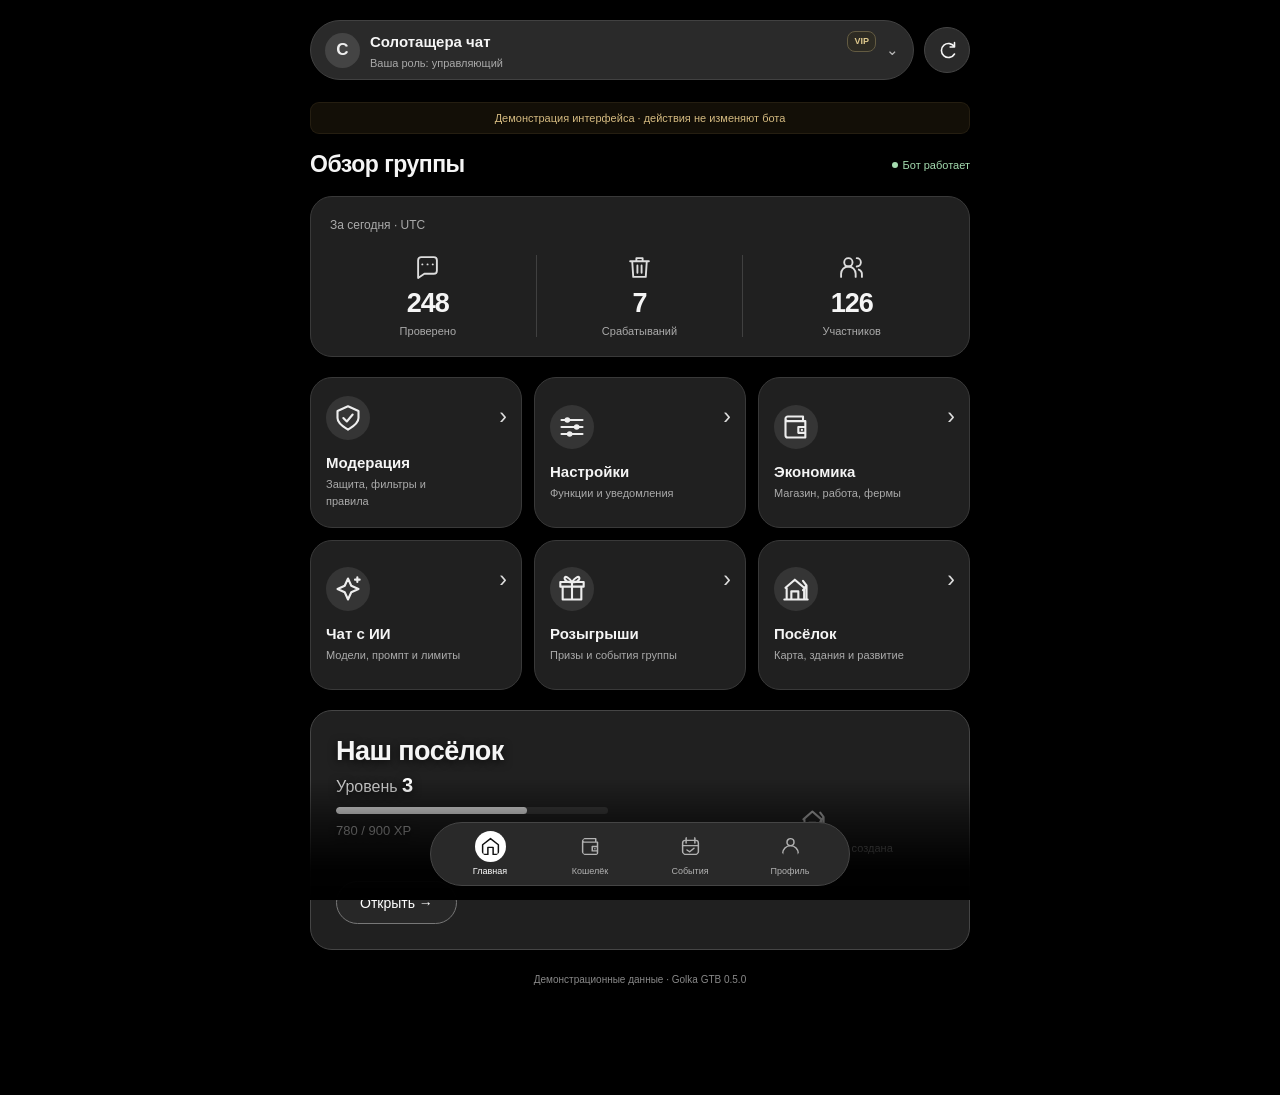
<file: index (10).html>
<!doctype html>
<html lang="ru">
<head>
<meta charset="utf-8"><meta name="viewport" content="width=device-width, initial-scale=1, viewport-fit=cover"><meta name="theme-color" content="#000000"><meta name="color-scheme" content="dark"><meta name="referrer" content="no-referrer"><meta http-equiv="Content-Security-Policy" content="default-src 'self'; script-src 'self' 'unsafe-inline' https://telegram.org; style-src 'self' 'unsafe-inline'; img-src 'self' blob: data:; connect-src https:; base-uri 'none'; form-action 'none'">
<title>Golka GTB · Мини-приложение</title>
<script src="https://telegram.org/js/telegram-web-app.js"></script>
<style>
:root{--bg:#0a111e;--panel:#121f31;--panel2:#17283d;--line:#25364c;--text:#f1f5fc;--muted:#97aac6;--cyan:#35d4f7;--blue:#458aff;--green:#3de59d;--yellow:#f8c955;--red:#ff7f91;--safe:env(safe-area-inset-bottom,0px);font-family:Inter,-apple-system,BlinkMacSystemFont,"Segoe UI",sans-serif;color-scheme:dark}
*{box-sizing:border-box}body{margin:0;background:linear-gradient(180deg,#080f1c 0%,#0e1d2d 48%,#18364a 100%) fixed;color:var(--text);font-size:15px;-webkit-tap-highlight-color:transparent}button,input,select,textarea{font:inherit}button{color:inherit;cursor:pointer}button:disabled{opacity:.42;cursor:default}button:focus-visible,a:focus-visible,input:focus-visible,textarea:focus-visible,select:focus-visible{outline:2px solid var(--cyan);outline-offset:4px}button{touch-action:manipulation}button svg{pointer-events:none}.shell{max-width:720px;margin:auto;padding:0 20px calc(110px + var(--safe));min-height:100dvh}.topbar{display:flex;align-items:center;justify-content:space-between;padding:22px 0 24px}.brand{display:flex;align-items:center;gap:11px}.brand-logo{height:40px;width:40px;border-radius:14px;display:grid;place-items:center;font-size:26px;font-weight:850;background:linear-gradient(180deg,#25def8,#2379f8 60%,#925aff);box-shadow:0 6px 26px #249cff33;transform:rotate(-7deg)}.brand h1{font-size:18px;letter-spacing:-.6px;margin:0 0 4px}.eyebrow{font-size:11px;letter-spacing:1.8px;text-transform:uppercase;color:var(--muted)}.icon-btn{border:1px solid var(--line);background:#152235;border-radius:14px;height:40px;width:40px;display:grid;place-items:center}.icon{width:23px;height:23px;display:inline-block;vertical-align:middle;fill:none;stroke:currentColor;stroke-width:1.8;stroke-linecap:round;stroke-linejoin:round}.group-picker{width:100%;padding:15px;border:1px solid var(--line);background:linear-gradient(180deg,#132033,#1b2d43);border-radius:19px;display:flex;align-items:center;text-align:left;gap:13px;box-shadow:0 10px 26px #0002}.group-avatar{height:47px;width:47px;flex-shrink:0;border-radius:16px;background:linear-gradient(180deg,#4279e8,#2ed7f1);display:grid;place-items:center;color:white;font-weight:750;font-size:23px}.group-title{font-weight:700;font-size:16px;display:block;max-width:440px;overflow:hidden;text-overflow:ellipsis;white-space:nowrap}.group-sub{font-size:12px;color:var(--muted);display:block;margin-top:5px}.chevron{margin-left:auto;color:#8ea9cd}.statusbar{display:flex;justify-content:space-between;align-items:center;gap:8px;margin:15px 0 26px;padding:12px 14px;background:#111f2d;border:1px solid #1c3341;border-radius:15px;color:var(--green);font-size:13px}.statusdot{display:inline-block;width:8px;height:8px;background:currentColor;border-radius:50%;box-shadow:0 0 10px #3de59d66;margin-right:7px}.tier{padding:5px 10px;color:var(--yellow);border:1px solid #8d691b;background:linear-gradient(180deg,#674e1344,#553c1177);border-radius:9px;font-weight:750;font-size:11px;white-space:nowrap}.tier.free{color:var(--muted);border-color:var(--line);background:#233049}.heading{display:flex;justify-content:space-between;align-items:center;margin-bottom:18px;gap:8px}h2{font-size:25px;margin:0;letter-spacing:-.8px}h3{font-size:16px;margin:0 0 6px;letter-spacing:-.2px}.role{font-size:11px;color:var(--muted)}.role b{color:var(--cyan);font-weight:500}.card{border:1px solid var(--line);border-radius:20px;background:linear-gradient(180deg,#111c2c,#192a3e);box-shadow:inset 0 1px 0 #ffffff06,0 8px 22px #0001;padding:19px;margin-bottom:16px}.caption{color:var(--muted);font-size:12px;line-height:1.65}.stats{display:grid;grid-template-columns:repeat(3,1fr);margin-top:19px}.stat{padding:0 10px;border-right:1px solid var(--line);text-align:center}.stat:first-child{padding-left:0}.stat:last-child{border:0;padding-right:0}.stat .icon{width:25px;height:25px;color:var(--cyan);margin-bottom:9px}.stat:nth-child(2) .icon{color:var(--red)}.stat:nth-child(3) .icon{color:#a396ff}.stat-number{font-size:27px;line-height:1.1;font-weight:750;letter-spacing:-1px}.stat-label{font-size:11px;color:var(--muted);margin-top:7px}.feature-grid{display:grid;grid-template-columns:1fr 1fr;gap:12px;margin:20px 0}.feature-card{background:linear-gradient(180deg,#111d2b,#1b2c43);border:1px solid #2b3e57;border-radius:19px;min-height:130px;padding:18px 15px;text-align:left;position:relative;transition:transform .15s,border-color .15s}.feature-card:hover{transform:translateY(-2px);border-color:#4488a2}.feature-card .feature-icon{display:flex;width:44px;height:44px;border-radius:13px;align-items:center;justify-content:center;margin-bottom:14px;background:linear-gradient(180deg,#1268b44d,#28486e);color:#70dcff;box-shadow:inset 0 1px 1px #ffffff22,0 6px 15px #0003}.feature-card:nth-child(2) .feature-icon{color:#bc9aff;background:linear-gradient(180deg,#37276255,#554477)}.feature-card:nth-child(3) .feature-icon{color:#ffcf66;background:linear-gradient(180deg,#6e461355,#705a2c)}.feature-card:nth-child(4) .feature-icon{color:#c5a0ff;background:linear-gradient(180deg,#461b8a55,#6c45ad)}.feature-card:nth-child(5) .feature-icon{color:#ffa1ac;background:linear-gradient(180deg,#77214955,#823c5c)}.feature-card:nth-child(6) .feature-icon{color:#86e4b8;background:linear-gradient(180deg,#12423155,#346454)}.feature-card .icon{width:28px;height:28px}.feature-card strong{font-size:15px;display:block;margin-bottom:5px}.feature-card small{color:var(--muted);font-size:11px;line-height:1.5;display:block;max-width:145px}.feature-arrow{position:absolute;top:25px;right:14px;color:#748da9;font-size:23px}.village-hero{position:relative;overflow:hidden;min-height:214px;padding:23px;background:linear-gradient(180deg,#11273b,#102429 80%);border:1px solid #2f4d61;border-radius:22px;margin-top:20px}.village-hero .village-art{position:absolute;right:-22px;bottom:-25px;width:60%;height:245px;opacity:.95;pointer-events:none;filter:drop-shadow(0 7px 12px #0008)}.village-info{position:relative;width:56%;z-index:1}.village-info h2{font-size:23px}.village-info p{color:var(--muted);font-size:13px;margin:11px 0}.village-info b{color:var(--cyan)}.progress{height:7px;background:#22364e;border-radius:20px;overflow:hidden;margin:12px 0 7px}.progress>i{display:block;height:100%;background:linear-gradient(180deg,#6aecf5,#26b7e8);border-radius:20px}.village-info .caption{font-size:11px}.btn{border:1px solid #336482;background:#162c40;color:var(--cyan);padding:12px 16px;min-height:44px;border-radius:13px;display:inline-flex;justify-content:center;align-items:center;gap:9px;font-weight:650;font-size:13px;text-decoration:none}.btn.primary{background:linear-gradient(180deg,#4584ee,#27c4eb);border-color:#4ec7f0;color:#071724;box-shadow:0 5px 20px #179adb22}.btn.secondary{background:#1a2a40;color:#b9cae1;border-color:var(--line)}.btn.danger{color:var(--red);background:#61324433;border-color:#794358}.btn.wide{width:100%}.village-info .btn{margin-top:14px;padding:10px 16px}.bottom-nav{position:fixed;bottom:0;left:50%;transform:translateX(-50%);width:min(100%,720px);z-index:10;display:grid;grid-template-columns:repeat(4,1fr);padding:12px 13px calc(12px + var(--safe));background:linear-gradient(#122033ee,#0d1728fa);backdrop-filter:blur(20px);border-top:1px solid #2a3c54;box-shadow:0 -12px 40px #070d1644;border-radius:25px 25px 0 0}.nav-item{border:0;background:transparent;color:#8fabc9;display:flex;align-items:center;flex-direction:column;gap:6px;padding:5px;border-radius:10px;position:relative;font-size:10px}.nav-item .icon{width:23px;height:23px}.nav-item.active{color:var(--cyan)}.nav-item.active:after{content:'';height:3px;width:27px;border-radius:5px;background:var(--cyan);position:absolute;bottom:-8px;box-shadow:0 0 12px #22d2f666}.section-label{text-transform:uppercase;color:var(--muted);font-size:10px;letter-spacing:1.5px;margin:25px 0 12px}.row{display:flex;align-items:center;gap:13px;padding:15px 0;border-bottom:1px solid #283a4c88;text-align:left;width:100%;background:none;color:inherit;border-left:0;border-right:0;border-top:0}.row:last-child{border-bottom:0;padding-bottom:2px}.row:first-child{padding-top:2px}.row-body{flex:1;min-width:0}.row strong{display:block;font-size:14px;font-weight:600}.row small{display:block;color:var(--muted);font-size:12px;line-height:1.5;margin-top:5px}.switch{flex-shrink:0;width:43px;height:25px;border:1px solid #46576e;background:#304056;border-radius:20px;position:relative;padding:0}.switch:after{content:'';position:absolute;top:3px;left:3px;border-radius:50%;width:17px;height:17px;background:#acbcd0;transition:transform .18s,background .18s}.switch[aria-checked=true]{background:#25bcd22a;border-color:#25aabd}.switch[aria-checked=true]:after{background:var(--cyan);transform:translateX(18px);box-shadow:0 0 10px #2cd7ee44}.switch[aria-busy=true]{opacity:.5}.chips{display:flex;gap:7px;flex-wrap:wrap;margin:12px 0}.chip{font-size:11px;background:#22344b;border:1px solid #334c69;color:#b7cce4;padding:6px 10px;border-radius:9px}.chip.on{color:var(--cyan);border-color:#35738c;background:#16414e55}.wallet-hero{padding:24px;background:linear-gradient(180deg,#152033,#203d56);border-color:#2b5065}.wallet-total{font-size:39px;font-weight:750;letter-spacing:-1.5px;margin:13px 0}.wallet-total span{font-size:22px;color:var(--muted);font-weight:400}.wallet-secondary{display:flex;align-items:center;gap:9px;color:#ffda6b;font-size:17px}.wallet-actions{display:flex;gap:10px;margin-top:22px}.wallet-actions .btn{flex:1}.two-col{display:grid;grid-template-columns:1fr 1fr;gap:12px}.mini-card{padding:18px;border:1px solid var(--line);border-radius:17px;background:#152236}.mini-card .icon{color:var(--cyan);margin-bottom:13px}.big{font-size:25px;font-weight:750;margin:8px 0}.empty{text-align:center;padding:28px 15px;color:var(--muted);font-size:13px;line-height:1.7}.empty .icon{width:40px;height:40px;display:block;margin:0 auto 13px;color:#53799c}.note{font-size:12px;line-height:1.7;padding:14px 16px;border-radius:14px;border:1px solid #2c4a64;color:#a8c8e2;background:#152b3d;margin:15px 0}.note.warning{color:#e1c58b;border-color:#5f5032;background:#44382044}.page-title{display:flex;align-items:center;gap:10px;margin:2px 0 20px}.page-title .icon{color:var(--cyan)}.page-title h2{font-size:24px}.muted{color:var(--muted)}.profile-head{display:flex;gap:16px;align-items:center;margin:25px 0}.profile-avatar{width:65px;height:65px;border-radius:21px;background:linear-gradient(180deg,#7362c0,#2a8caf);display:grid;place-items:center;font-size:29px;font-weight:700}.field-label{display:block;margin:15px 0 8px;color:var(--muted);font-size:12px}input,textarea,select{width:100%;padding:13px;border:1px solid #364a64;border-radius:12px;background:#0e1c2d;color:var(--text);min-height:46px}textarea{resize:vertical;min-height:180px;line-height:1.65}select{appearance:auto}dialog{border:1px solid #35516f;border-radius:24px;background:#122135;color:var(--text);padding:24px;width:min(94%,500px);max-height:85dvh;box-shadow:0 25px 90px #000a}dialog::backdrop{background:#030811c4;backdrop-filter:blur(6px)}dialog .dialog-head{display:flex;align-items:center;justify-content:space-between;gap:10px;margin-bottom:20px}dialog h2{font-size:21px}.dialog-actions{display:flex;gap:10px;margin-top:20px}.dialog-actions .btn{flex:1}.toast{position:fixed;bottom:calc(95px + var(--safe));left:50%;transform:translate(-50%,20px);opacity:0;pointer-events:none;background:#203851;border:1px solid #42627f;color:#f4f8ff;box-shadow:0 10px 40px #0008;padding:13px 20px;border-radius:14px;max-width:90%;font-size:13px;z-index:100;transition:.2s;text-align:center}.toast.show{opacity:1;transform:translate(-50%,0)}.demo-banner{font-size:11px;text-align:center;padding:9px;border-radius:9px;background:#604d2433;color:#d4ba80;margin:0 0 17px;border:1px solid #6e5d3733}.error-box{padding:25px;text-align:center;line-height:1.8}.error-box h2{font-size:22px;margin-bottom:13px}.error-box p{color:var(--muted);font-size:13px}.loading{min-height:220px;display:grid;place-items:center;color:var(--muted)}.loader{width:26px;height:26px;border:2px solid #28465a;border-top-color:var(--cyan);border-radius:50%;animation:spin .8s linear infinite;margin:0 auto 15px}@keyframes spin{to{transform:rotate(360deg)}}.view{animation:appear .22s ease}@keyframes appear{from{opacity:0;transform:translateY(5px)}to{opacity:1;transform:translateY(0)}}.map-image{width:100%;border-radius:15px;display:block;margin:16px 0;border:1px solid var(--line)}.text-content{white-space:pre-wrap;font-size:13px;line-height:1.8;color:#c5d2e6;overflow-wrap:anywhere}.tiny{font-size:11px}.event-mark{width:34px;height:34px;border-radius:11px;background:#24455b55;display:grid;place-items:center;color:var(--cyan);flex-shrink:0}.event-mark .icon{width:17px;height:17px}.connected-label{font-size:10px;color:#637c99;text-align:center;margin-top:24px}.filter{margin-bottom:8px}.version-block{border-bottom:1px solid var(--line);padding:16px 0}.version-block h3{color:var(--cyan)}.version-block p{line-height:1.75;font-size:12px;white-space:pre-line;color:var(--muted)}@media(min-width:600px){.shell{padding-left:30px;padding-right:30px}.feature-grid{grid-template-columns:repeat(3,1fr)}.feature-card{min-height:150px}.village-hero{min-height:230px}.village-info{width:52%}.village-hero .village-art{width:50%;right:10px;height:280px}.topbar{padding-top:30px}}@media(max-width:350px){.shell{padding-left:12px;padding-right:12px}.feature-card{padding:14px 11px}.group-title{max-width:210px}h2{font-size:22px}.role{max-width:110px;text-align:right}.stat-number{font-size:23px}}@media(prefers-reduced-motion:reduce){*,*:before,*:after{animation:none!important;transition:none!important;scroll-behavior:auto!important}}

[hidden]{display:none!important}.topbar{gap:15px;padding:22px 0 18px}.topbar .group-picker{flex:1;min-width:0;width:auto;background:none;border:0;box-shadow:none;padding:0}.group-text{flex:1;min-width:0}.topbar .group-title{font-size:18px;max-width:100%;letter-spacing:-.4px}.topbar .icon-btn{flex-shrink:0}.group-avatar,.profile-avatar{overflow:hidden;position:relative}.avatar-photo{width:100%;height:100%;object-fit:cover;display:block}.village-hero.map-hero{padding:0;background:#132335;min-height:0}.village-cover{height:210px;display:grid;place-items:center;background:#0e1a27;overflow:hidden}.village-cover img{width:100%;height:100%;max-height:210px;object-fit:contain;display:block}.village-summary{padding:19px}.village-summary .heading{margin-bottom:8px}.village-summary h2{font-size:21px}.village-summary .progress{max-width:70%;margin-top:15px}.map-placeholder{display:grid;place-items:center;text-align:center;gap:10px;min-height:150px;padding:20px;color:var(--muted);font-size:12px}.map-placeholder .icon{width:35px;height:35px;color:#6587a5}.village-level{font-size:12px;color:var(--cyan)}

.village-hero.map-hero{position:relative;min-height:190px;background:linear-gradient(180deg,#0b1828,#18344a);isolation:isolate}.map-hero .village-cover{position:absolute;inset:0 0 0 auto;height:100%;width:78%;background:transparent;overflow:hidden;pointer-events:none;-webkit-mask-image:linear-gradient(90deg,transparent 0%,#0003 15%,#000b 38%,#000 60%);mask-image:linear-gradient(90deg,transparent 0%,#0003 15%,#000b 38%,#000 60%)}.map-hero .village-cover img{position:absolute;inset:0;width:100%;height:100%;max-height:none;object-fit:cover;object-position:60% center}.map-hero .village-cover:after{display:none}.map-hero .village-summary{position:relative;z-index:1;padding:19px 20px;width:58%;min-height:190px;display:flex;flex-direction:column;align-items:flex-start;text-shadow:0 2px 9px #05111aaa}.map-hero .village-summary h2{font-size:21px;margin:0 0 7px;letter-spacing:-.55px;white-space:nowrap}.map-hero .village-level{color:#bed8ee;font-size:13px;margin-bottom:0}.map-hero .village-level b{color:var(--cyan);font-size:16px}.map-hero .village-summary .progress{width:100%;max-width:100%;height:7px;margin:10px 0 6px}.map-hero .village-summary .caption{font-size:11px;color:#b4d4ed;white-space:nowrap}.map-hero .village-summary>div:last-child{margin-top:auto!important;padding-top:13px}.map-hero .btn{min-height:36px;border-radius:22px;padding:8px 17px;background:#0a2941bb;border-color:#24c5ee;font-size:12px;box-shadow:0 0 18px #19b8df13}.map-hero .map-placeholder{position:absolute;right:0;top:0;width:62%;height:100%;font-size:11px;color:#90acc6;gap:8px;align-content:center;padding:12px;z-index:1}.map-hero .map-placeholder .icon{width:27px;height:27px}@media(min-width:600px){.village-hero.map-hero,.map-hero .village-summary{min-height:238px}.map-hero .village-summary{width:49%;padding:25px}.map-hero .village-cover{width:76%}.map-hero .village-summary h2{font-size:27px}.map-hero .village-level{font-size:16px}.map-hero .village-level b{font-size:20px}.map-hero .village-summary .caption{font-size:13px}.map-hero .btn{font-size:14px;min-height:43px;padding:10px 23px}}

/* Wallet cards: the inactive card recedes; no glow or decorative effects. */
.wallet-carousel{position:relative;height:205px;margin:4px -20px 0;perspective:900px;overflow:hidden;touch-action:pan-y}
.currency-card{position:absolute;left:20px;top:0;width:calc(100% - 65px);height:192px;border:1px solid #43b4df;border-radius:20px;padding:21px 23px;background:linear-gradient(180deg,#087fbd,#07568b);color:#fff;transform-origin:left center;transition:transform .32s ease,opacity .32s ease;display:flex;flex-direction:column;justify-content:space-between;backface-visibility:hidden;cursor:pointer;text-align:left}
.currency-card.energy{background:linear-gradient(180deg,#8550bd,#56317e);border-color:#a67bcb}
.currency-card.selected{z-index:2;transform:translateX(0) rotateY(0deg)}
.currency-card.after{z-index:1;transform:translateX(calc(100% + 10px)) rotateY(48deg);opacity:.95}
.currency-card.before{z-index:1;transform-origin:right center;transform:translateX(calc(-100% - 10px)) rotateY(-48deg);opacity:.95}
.currency-card-header{display:flex;justify-content:space-between;font-size:17px;font-weight:650;gap:8px}.currency-card-header span:last-child{font-size:20px}
.currency-card-label{font-size:13px;color:#d0e6f3;margin-bottom:9px}.currency-card-balance{font-size:34px;line-height:1.15;letter-spacing:-.8px;font-weight:650;font-variant-numeric:tabular-nums;overflow-wrap:anywhere}.currency-card-footer{font-size:11px;color:#c3daea;overflow:hidden;text-overflow:ellipsis;white-space:nowrap}
.wallet-dots{display:flex;justify-content:center;gap:8px;margin:5px 0 17px}.wallet-dots button{width:8px;height:8px;padding:0;border:0;border-radius:50%;background:#385671}.wallet-dots button[aria-pressed=true]{background:var(--cyan)}
.wallet-quick{display:grid;grid-template-columns:repeat(3,1fr);gap:9px;margin:0 0 25px}.wallet-quick .btn{padding:12px 5px;font-size:12px;font-weight:500;background:transparent;border-color:#41677f;gap:7px;color:#e4edf6}.wallet-quick .icon{width:19px;height:19px}
.wallet-history{margin:0 0 24px}.wallet-history .heading{margin-bottom:6px}.wallet-history h3{font-size:19px;margin:0}.history-all{background:none;border:0;color:var(--cyan);padding:9px 0;font-size:12px}.history-row{display:flex;align-items:center;gap:12px;padding:17px 0;border-bottom:1px solid #294253}.history-row:last-child{border-bottom:0}.history-avatar{border-radius:50%;width:37px;height:37px;background:#2b455a;display:grid;place-items:center;flex-shrink:0;color:#deebf5}.history-row strong{font-size:13px;font-weight:500;display:block}.history-row small{display:block;color:var(--muted);font-size:11px;margin-top:5px}.history-amount{margin-left:auto;white-space:nowrap;font-size:14px;font-variant-numeric:tabular-nums}.history-amount.positive{color:#84e4ba}
.panel-body{white-space:pre-wrap;overflow-wrap:anywhere;line-height:1.65;font-size:14px}.panel-buttons{display:grid;gap:8px;margin-top:20px}.panel-button-row{display:flex;gap:8px;flex-wrap:wrap}.panel-button-row .btn{flex:1;min-width:95px;font-weight:500}.panel-form{margin-top:18px}.panel-form textarea{min-height:90px}.panel-form input{width:100%}.panel-map{max-width:100%;border-radius:16px;margin-top:14px}
@media(min-width:600px){.wallet-carousel{height:248px}.currency-card{height:235px;padding:25px 30px}.currency-card-balance{font-size:42px}.currency-card-header{font-size:20px}.currency-card-label{font-size:15px}.currency-card-footer{font-size:13px}}
@media(prefers-reduced-motion:reduce){.currency-card{transition:none}}


/* Chat-inspired dark theme: neutral controls, colored currency cards. */
:root{--bg:#000;--panel:#242424;--panel2:#2d2d2d;--line:#404040;--text:#f5f5f5;--muted:#aaa;--cyan:#f5f5f5;--blue:#eee;--green:#a4dbaf;--yellow:#dfc98d;--red:#f39a9f;font-family:-apple-system,BlinkMacSystemFont,"Segoe UI",Roboto,Arial,sans-serif}
body{background:#000;color:var(--text)}
.topbar{gap:10px;padding-top:20px;padding-bottom:22px}
.topbar .group-picker{background:#2a2a2a;border:1px solid #414141;border-radius:32px;padding:10px 14px;gap:10px;min-height:58px}
.topbar .group-title{font-size:15px;letter-spacing:0}.group-sub{font-size:11px;color:#aaa}.chevron{color:#bbb}
.group-avatar{height:35px;width:35px;border-radius:50%;background:#444;color:#eee;font-size:17px}
.icon-btn{border:1px solid #454545;background:#2a2a2a;border-radius:50%;width:46px;height:46px}.icon-btn .icon{width:21px;height:21px}
h2{letter-spacing:-.5px}.page-title{margin-bottom:18px}.page-title .icon{display:none}.page-title h2{font-size:25px}
.card,.mini-card,.feature-card{background:#202020;border-color:#393939;box-shadow:none;border-radius:22px}
.feature-card:hover{border-color:#666;transform:none}.feature-card .feature-icon,.feature-card:nth-child(n) .feature-icon{color:#eee;background:#353535;box-shadow:none;border-radius:50%}
.feature-arrow,.role b,.version-block h3,.stat .icon,.stat:nth-child(n) .icon,.mini-card .icon{color:#ddd}
.statusbar{background:#202020;border-color:#383838;border-radius:24px}.statusdot{box-shadow:none}.tier{background:#2d2b23;border-color:#635b42}.tier.free{background:#303030;border-color:#484848}
.btn,.btn.secondary{background:#2d2d2d;border-color:#484848;color:#f5f5f5;border-radius:25px;box-shadow:none;font-weight:500}
.btn:hover{background:#383838}.btn.primary{background:#f3f3f3;border-color:#f3f3f3;color:#111;box-shadow:none}.btn.primary:hover{background:#ddd}.btn.danger{background:#392427;border-color:#694347;color:#ffb1b5}
.row{border-bottom-color:#333}.event-mark{background:#303030;color:#ddd;border-radius:50%}
.progress{background:#3a3a3a}.progress>i{background:#e5e5e5}
.switch{background:#414141;border-color:#5b5b5b}.switch:after{background:#b5b5b5}.switch[aria-checked=true]{background:#eee;border-color:#eee}.switch[aria-checked=true]:after{background:#171717;box-shadow:none}
.chip,.chip.on{background:#303030;border-color:#4c4c4c;color:#eee;border-radius:14px}
.note{background:#222;border-color:#424242;color:#ccc}.note.warning{background:#2b271d;border-color:#5b5138;color:#ddca9d}
input,textarea,select{background:#181818;border-color:#505050;border-radius:17px;color:#f5f5f5}
dialog{background:#222;border-color:#494949;border-radius:28px;box-shadow:0 20px 70px #0009}dialog::backdrop{background:#000b;backdrop-filter:blur(3px)}
.toast{background:#333;border-color:#555;color:#fff;border-radius:24px;box-shadow:none}.text-content{color:#ddd}.empty .icon,.map-placeholder .icon{color:#aaa}.loader{border-color:#444;border-top-color:#eee}.connected-label{color:#888}.profile-avatar{background:#3b3b3b;border-radius:50%}
.bottom-nav{bottom:calc(12px + var(--safe));width:min(calc(100% - 24px),696px);padding:9px 12px 10px;border:1px solid #454545;border-radius:34px;background:#2b2b2b;backdrop-filter:none;box-shadow:none}
.nav-item{color:#b2b2b2;font-size:10px;gap:5px;padding:2px 4px}.nav-item .icon{width:34px;height:34px;padding:6px;box-sizing:content-box;border-radius:50%;stroke-width:1.7}.nav-item.active{color:#fff}.nav-item.active .icon{background:#fff;color:#111}.nav-item.active:after{display:none}
.wallet-dots button{background:#555}.wallet-dots button[aria-pressed=true]{background:#f5f5f5}
.wallet-quick{gap:8px;margin-bottom:25px}.wallet-quick .btn{background:#2c2c2c;border:1px solid #484848;border-radius:28px;color:#f5f5f5;min-height:47px;padding:11px 4px;font-size:12px}.wallet-quick .btn:hover{background:#383838}
.history-all{color:#bbb}.history-row{border-bottom-color:#343434}.history-avatar{background:#2b2b2b;color:#e9e9e9;border:1px solid #3a3a3a}.history-amount.positive{color:#a4dbaf}.history-row strong{font-weight:600}
.village-hero.map-hero{background:#202020;border-color:#454545}.map-hero .village-summary{text-shadow:0 2px 9px #000b}.map-hero .village-level,.map-hero .village-summary .caption{color:#ccc}.map-hero .village-level b{color:#fff}.map-hero .btn{background:#292929e6;border-color:#777;color:#fff;box-shadow:none}.map-hero .map-placeholder{color:#aaa}
@media(max-width:350px){.wallet-quick{gap:5px}.wallet-quick .btn{font-size:11px;gap:4px}.wallet-quick .icon{width:16px;height:16px}.nav-item{font-size:9px}.topbar .group-title{font-size:13px}}


/* Compact capsule navigation. */
.bottom-nav{width:min(calc(100% - 40px),420px);bottom:calc(14px + var(--safe));border-radius:999px;padding:7px 10px;background:#292929;align-items:center;gap:2px}
.nav-item{padding:1px 3px;gap:3px;font-size:9px;line-height:12px;min-width:0;border-radius:999px}
.nav-item .icon{width:21px;height:21px;padding:5px;box-sizing:content-box;border-radius:50%}
.nav-item.active .icon{background:#fff;color:#111}
@media(max-width:350px){.bottom-nav{width:calc(100% - 24px);padding:6px 8px}.nav-item{font-size:8px}.nav-item .icon{width:19px;height:19px;padding:5px}}


/* Fade scrolling content beneath the floating navigation. */
body::after{content:"";position:fixed;left:0;right:0;bottom:0;height:calc(120px + var(--safe));background:linear-gradient(to bottom,transparent 0%,rgba(0,0,0,.5) 35%,rgba(0,0,0,.94) 73%,#000 100%);pointer-events:none;z-index:9}

.version-block ul{padding-left:19px;margin:12px 0 0;color:var(--muted);font-size:13px;line-height:1.65}.version-block li{margin:0 0 10px;padding-left:3px}

.group-name-line{display:flex;align-items:center;gap:7px;min-width:0}.group-name-line .group-title{flex:1;min-width:0}.group-name-line .tier{flex-shrink:0;padding:3px 6px;font-size:9px;border-radius:8px;line-height:13px}.overview-heading{gap:10px;margin-top:7px}.overview-heading h2{font-size:23px;white-space:nowrap}.overview-status{display:inline-flex;align-items:center;justify-content:flex-end;flex-shrink:0;color:var(--green);font-size:11px;white-space:nowrap}.overview-status .statusdot{width:6px;height:6px;margin-right:5px}.overview-status.paused{color:var(--yellow)}
@media(max-width:350px){.overview-heading h2{font-size:20px}.overview-status{font-size:10px}.group-name-line{gap:4px}.group-name-line .tier{font-size:8px;padding:2px 4px}}


.currency-card-footer{display:flex;align-items:center;justify-content:space-between;gap:10px;overflow:visible;white-space:normal}.currency-card-footer>span{min-width:0;overflow:hidden;text-overflow:ellipsis;white-space:nowrap}.card-topup{border:1px solid #ffffff65;border-radius:999px;background:#0002;color:#fff;padding:7px 12px;flex-shrink:0;font-size:11px;line-height:15px;min-height:31px}.card-topup:hover{background:#0004}.currency-card:not(.selected) .card-topup{visibility:hidden;pointer-events:none}
@media(max-width:350px){.card-topup{font-size:10px;padding:5px 9px}.currency-card-footer{gap:6px}}


.topup-caption{color:var(--muted);font-size:13px;margin:0 0 22px}.topup-form .field-label{margin:0 0 9px}.topup-quantity{display:flex;align-items:center;gap:12px;background:#181818;border:1px solid #505050;border-radius:20px;padding:10px 17px}.topup-quantity:focus-within{border-color:#aaa}.topup-quantity input{background:none;border:0;border-radius:0;min-height:46px;padding:0;font-size:30px;font-weight:600;outline:none;min-width:0;appearance:textfield;-moz-appearance:textfield}.topup-quantity input::-webkit-inner-spin-button,.topup-quantity input::-webkit-outer-spin-button{-webkit-appearance:none;margin:0}.topup-quantity span{font-size:25px}.topup-presets{display:grid;grid-template-columns:repeat(3,1fr);gap:8px;margin:10px 0}.topup-presets button{padding:9px 5px;border-radius:18px;border:1px solid #454545;background:#303030;font-size:12px}.topup-presets button[aria-pressed=true]{border-color:#ddd;background:#454545;color:#fff}.topup-hint{font-size:11px;color:var(--muted);margin:8px 0 20px}.topup-price{display:flex;justify-content:space-between;align-items:center;font-size:14px;gap:10px;margin-bottom:7px}.topup-price strong{font-size:24px}.topup-rate{color:var(--muted);font-size:12px;margin-bottom:16px}.topup-tiers{display:grid;grid-template-columns:repeat(3,1fr);gap:8px;margin-bottom:20px}.topup-tiers div{border:1px solid #3c3c3c;border-radius:14px;text-align:center;padding:9px 4px;color:#aaa;font-size:10px;line-height:1.7}.topup-tiers b{display:block;color:#ddd;font-weight:500;font-size:12px}.topup-tiers .selected{border-color:#888;background:#303030;color:#eee}.topup-cancel{display:block;width:100%;padding:10px;border:0;background:none;color:#aaa;font-size:12px;margin-top:6px}.topup-error{color:var(--red);font-size:12px;line-height:1.5;margin:0 0 12px}.topup-footnote{color:#999;font-size:11px;text-align:center;margin:10px 0 0}.topup-form .btn.primary{min-height:47px}

#topup-validation:empty{display:none}.topup-price{margin-bottom:20px}
</style>
</head>
<body>
<svg aria-hidden="true" style="position:absolute;width:0;height:0;overflow:hidden"><defs>
<symbol id="i-home" viewBox="0 0 24 24"><path d="m3 10 9-7 9 7v10a1 1 0 0 1-1 1h-5v-8H9v8H4a1 1 0 0 1-1-1Z"/></symbol>
<symbol id="i-shield" viewBox="0 0 24 24"><path d="m12 2 9 4v6c0 5-6 8-9 10-3-2-9-5-9-10V6Z"/><path d="m8 12 3 3 5-6"/></symbol>
<symbol id="i-settings" viewBox="0 0 24 24"><path d="M3 6h18M3 12h18M3 18h18"/><circle cx="8" cy="6" r="2.4" fill="currentColor" stroke="none"/><circle cx="16" cy="12" r="2.4" fill="currentColor" stroke="none"/><circle cx="10" cy="18" r="2.4" fill="currentColor" stroke="none"/></symbol>
<symbol id="i-wallet" viewBox="0 0 24 24"><path d="M20 7H5a2 2 0 0 1 0-4h13v4M3 5v14a2 2 0 0 0 2 2h15V7M20 12h-6v5h6"/><path d="M17 14.5h.1"/></symbol>
<symbol id="i-ai" viewBox="0 0 24 24"><path d="m12 3 2.8 6.2L21 12l-6.2 2.8L12 21l-2.8-6.2L3 12l6.2-2.8ZM20 2v4m-2-2h4"/></symbol>
<symbol id="i-gift" viewBox="0 0 24 24"><path d="M4 10h16v11H4zM2 6h20v4H2zM12 6v15"/><path d="M12 6C5 7 4 0 8 2c2 1 4 4 4 4Zm0 0c7 1 8-6 4-4-2 1-4 4-4 4Z"/></symbol>
<symbol id="i-village" viewBox="0 0 24 24"><path d="m3 11 8-7 8 7v10H4V11m4 10v-7h6v7M18 5l3 4-3 4m3-4v12M2 21h20"/></symbol>
<symbol id="i-users" viewBox="0 0 24 24"><circle cx="9" cy="7" r="4"/><path d="M2 21v-3a7 7 0 0 1 14 0v3M17 3a4 4 0 0 1 0 8m2 3a5 5 0 0 1 3 5v2"/></symbol>
<symbol id="i-trash" viewBox="0 0 24 24"><path d="M3 6h18M9 6V3h6v3M5 6l1 15h12l1-15M10 10v7m4-7v7"/></symbol>
<symbol id="i-chat" viewBox="0 0 24 24"><path d="M21 15a3 3 0 0 1-3 3H9l-6 4V5a3 3 0 0 1 3-3h12a3 3 0 0 1 3 3Z"/><path d="M7 9h.1M12 9h.1M17 9h.1"/></symbol>
<symbol id="i-calendar" viewBox="0 0 24 24"><rect x="3" y="5" width="18" height="16" rx="3"/><path d="M7 2v6m10-6v6M3 11h18m-13 5 3 2 5-4"/></symbol>
<symbol id="i-user" viewBox="0 0 24 24"><circle cx="12" cy="7" r="4"/><path d="M3 22v-2a9 9 0 0 1 18 0v2"/></symbol>
<symbol id="i-arrow" viewBox="0 0 24 24"><path d="M4 12h16m-6-6 6 6-6 6"/></symbol>
<symbol id="i-back" viewBox="0 0 24 24"><path d="M20 12H4m6-6-6 6 6 6"/></symbol>
<symbol id="i-refresh" viewBox="0 0 24 24"><path d="M20 8a8 8 0 1 0 0 8M20 3v5h-5"/></symbol>
<symbol id="i-bolt" viewBox="0 0 24 24"><path d="m13 2-9 12h7l-1 8 10-13h-8Z"/></symbol>
<symbol id="i-book" viewBox="0 0 24 24"><path d="M12 5C9 2 4 2 2 3v16c4-1 7-1 10 2 3-3 6-3 10-2V3c-2-1-7-1-10 2Zm0 0v16"/></symbol>
<symbol id="i-work" viewBox="0 0 24 24"><rect x="2" y="7" width="20" height="14" rx="3"/><path d="M8 7V3h8v4M2 12c6 5 14 5 20 0M10 13h4v4h-4Z"/></symbol>
<symbol id="i-send" viewBox="0 0 24 24"><path d="m22 2-7 20-4-9-9-4Z"/><path d="m22 2-11 11"/></symbol>
<symbol id="i-shop" viewBox="0 0 24 24"><path d="M5 7h14l2 14H3Z"/><path d="M8 8V6a4 4 0 0 1 8 0v2"/></symbol>
<symbol id="i-close" viewBox="0 0 24 24"><path d="m6 6 12 12M6 18 18 6"/></symbol>
</defs></svg>
<div class="shell">
<header class="topbar"><button id="group-picker" class="group-picker" data-action="groups" aria-label="Выбрать группу" hidden><span class="group-avatar" id="group-avatar">G</span><span class="group-text"><span class="group-name-line"><span class="group-title" id="group-title">Выберите группу</span><span class="tier" id="group-tier" hidden></span></span><span class="group-sub" id="group-sub">Управление группой</span></span><span class="chevron">⌄</span></button><button class="icon-btn" aria-label="Обновить данные" data-action="refresh"><svg class="icon"><use href="#i-refresh"/></svg></button></header>
<div id="demo-banner" class="demo-banner" hidden>Демонстрация интерфейса · действия не изменяют бота</div>
<main id="main" aria-live="polite"><div class="loading"><div><div class="loader"></div>Открываем вашу панель…</div></div></main>
</div>
<nav class="bottom-nav" aria-label="Основная навигация"><button class="nav-item active" data-view="home"><svg class="icon"><use href="#i-home"/></svg>Главная</button><button class="nav-item" data-view="wallet"><svg class="icon"><use href="#i-wallet"/></svg>Кошелёк</button><button class="nav-item" data-view="events"><svg class="icon"><use href="#i-calendar"/></svg>События</button><button class="nav-item" data-view="profile"><svg class="icon"><use href="#i-user"/></svg>Профиль</button></nav>
<dialog id="dialog"><div class="dialog-head"><h2 id="dialog-title"></h2><button class="icon-btn" data-action="close-dialog" aria-label="Закрыть"><svg class="icon"><use href="#i-close"/></svg></button></div><div id="dialog-body"></div></dialog><div id="toast" class="toast" role="status"></div>
<script>
'use strict';
// Публичный адрес API бота. Здесь никогда не должно быть токенов или API-ключей.
const API_BASE = 'https://golka-gtb-api.j.onjrnm.co.uk';
const FALLBACK_BOT = 'GolMod_bot';
const tg=window.Telegram?.WebApp;
const auth=tg?.initData||'';
const state={demo:!auth,user:null,groups:[],group:null,data:null,view:'home',history:[],bot:FALLBACK_BOT,loading:false,mapURL:null,currency:'coins',walletHistory:{},panel:null};
const main=document.getElementById('main');
const esc=v=>String(v??'').replace(/[&<>"']/g,c=>({'&':'&amp;','<':'&lt;','>':'&gt;','"':'&quot;',"'":'&#39;'}[c]));
const icon=n=>`<svg class="icon" aria-hidden="true"><use href="#i-${esc(n)}"/></svg>`;
const money=n=>new Intl.NumberFormat('ru-RU',{maximumFractionDigits:3}).format(Number(n)||0);
const duration=s=>{s=Math.max(0,Math.ceil(s));return s?[(s>=3600?Math.floor(s/3600)+'ч':''),(s>=60?Math.floor(s%3600/60)+'м':''),(s%60+'с')].filter(Boolean).join(' '):'Доступно сейчас'};
const fmtDate=v=>new Date(v*1000).toLocaleString('ru-RU',{day:'numeric',month:'short',hour:'2-digit',minute:'2-digit'});
const role=r=>({owner:'владелец бота',manager:'управляющий',member:'участник'}[r]||'участник');
const tier=g=>g.paid?({vip:'VIP',vipplus:'VIP+',standard:'Полный доступ'}[g.tier]||'Полный доступ'):'Бесплатный';
const vip=()=>!!state.data?.group.paid&&['vip','vipplus'].includes(state.data.group.tier);
const manager=()=>state.data?.group.role!=='member';
const heading=(title,i)=>`<div class="page-title">${icon(i)}<h2>${esc(title)}</h2></div>`;
const empty=(text,i='chat')=>`<div class="empty">${icon(i)}${esc(text)}</div>`;
const btn=(label,action,arg='',kind='')=>`<button class="btn ${kind}" data-action="${esc(action)}" data-arg="${esc(arg)}">${esc(label)}</button>`;
const LABELS={moderation_enabled:['Вся модерация','ИИ и встроенные проверки сообщений'],ai_moderation_enabled:['ИИ-модерация','Проверка по вашим правилам и категориям'],spam_enabled:['Антиспам','Одинаковые сообщения и обходы символами'],flood_enabled:['Антифлуд','Слишком частые сообщения участников'],delete_notifications:['Уведомления об удалении','Сообщать в группе о сработавшей проверке'],ai_chat_search:['Поиск в интернете','Использовать веб-поиск в ответах ИИ']};
const FEATURE_LABELS={'section.games':'Все игры','section.rp':'Ролевые команды',work:'Работа',study:'Обучение',deposit:'Депозит',slots:'Слоты DpC',dice:'Кубики',basketball:'Баскетбол',bowling:'Кегли',giveaway:'Розыгрыши',village:'Посёлок',ai:'Команда чата с ИИ',shop:'Магазин',market:'Маркет ферм',farms:'Автофермы',investments:'Инвестиции'};
let toastTimer;
function toast(text){const el=document.getElementById('toast');el.textContent=text;el.classList.add('show');clearTimeout(toastTimer);toastTimer=setTimeout(()=>el.classList.remove('show'),3400)}
function sheet(title,html){document.getElementById('dialog-title').textContent=title;document.getElementById('dialog-body').innerHTML=html;const d=document.getElementById('dialog');if(!d.open)d.showModal();tg?.BackButton?.show()}
function closeDialog(){state.panel=null;document.getElementById('dialog').close();if(state.history.length)tg?.BackButton?.show();else tg?.BackButton?.hide()}
function haptic(){try{tg?.HapticFeedback?.impactOccurred('light')}catch{}}
async function request(path,options={}){
 if(!API_BASE||API_BASE==='__API_BASE__')throw new Error('Сервер ещё не подключён. Обратитесь к владельцу бота.');
 const response=await fetch(API_BASE.replace(/\/$/,'')+'/miniapp/v1'+path,{...options,headers:{'Authorization':'tma '+auth,...(options.body?{'Content-Type':'application/json'}:{}),...options.headers},signal:AbortSignal.timeout(18000),credentials:'omit',cache:'no-store'});
 if(!response.ok){let error;try{error=await response.json()}catch{}throw new Error(error?.retry_after?'Следующая попытка через '+duration(error.retry_after):error?.error||'Сервер недоступен. Попробуйте позже.')}
 return response.json();
}
function status(){const g=state.data.group;return `<span class="overview-status ${g.enabled?'':'paused'}"><span class="statusdot"></span>${g.enabled?'Бот работает':'Бот приостановлен'}</span>`}
function villagePreview(){if(!vip())return '';const v=state.data.village;const percent=v?Math.max(0,Math.min(100,100*(v.xp-v.level_start)/Math.max(1,v.next_xp-v.level_start))):0;return `<section class="village-hero map-hero"><div class="village-cover" data-village-map>${v?.has_map?'<div class="map-placeholder">Загружаем карту…</div>':'<div class="map-placeholder">'+icon('village')+'<span>Карта посёлка ещё не создана</span></div>'}</div><div class="village-summary"><h2>Наш посёлок</h2><div class="village-level">${v?'Уровень <b>'+esc(v.level)+'</b>':'VIP'}</div>${v?`<div class="progress"><i style="width:${percent}%"></i></div><span class="caption">${money(v.xp)} / ${money(v.next_xp)} XP</span>`:'<p class="caption">Создайте свой посёлок вместе с участниками группы.</p>'}<div style="margin-top:14px">${btn(v?'Открыть →':'Создать →','navigate','village')}</div></div></section>`}
function home(){const d=state.data,s=d.stats;const features=[['moderation','shield','Модерация','Защита, фильтры и правила'],['settings','settings','Настройки','Функции и уведомления'],['economy','wallet','Экономика','Магазин, работа, фермы'],['ai','ai','Чат с ИИ','Модели, промпт и лимиты'],['giveaways','gift','Розыгрыши','Призы и события группы'],['village','village','Посёлок','Карта, здания и развитие']].filter(f=>f[0]!=='village'||vip());return `<div class="heading overview-heading"><h2>Обзор группы</h2>${status()}</div><div class="card"><div class="caption">За сегодня · UTC</div><div class="stats">${[['chat',s.checked,'Проверено'],['trash',s.removed,'Срабатываний'],['users',s.members??'—','Участников']].map(([i,n,l])=>`<div class="stat">${icon(i)}<div class="stat-number">${esc(n)}</div><div class="stat-label">${l}</div></div>`).join('')}</div></div><div class="feature-grid">${features.map(([view,i,t,sub])=>`<button class="feature-card" data-view="${view}"><span class="feature-icon">${icon(i)}</span><span class="feature-arrow">›</span><strong>${t}</strong><small>${sub}</small></button>`).join('')}</div>${villagePreview()}<div class="connected-label">${state.demo?'Демонстрационные данные':'Синхронизировано с ботом'} · Golka GTB ${esc(d.version)}</div>`}
function toggle(key,features=false){const on=features?state.data.features[key]:state.data.settings[key];const [title,sub]=features?[FEATURE_LABELS[key]||key,'Включить для участников группы']:LABELS[key];return `<div class="row"><div class="row-body"><strong>${esc(title)}</strong><small>${esc(sub)}</small></div><button class="switch" role="switch" aria-label="${esc(title)}" aria-checked="${!!on}" data-toggle="${esc(key)}" data-feature="${features?'1':'0'}" ${manager()?'':'disabled'}></button></div>`}
function moderation(){const d=state.data;if(!manager())return heading('Модерация','shield')+empty('Изменять модерацию могут владелец доступа и назначенные управляющие.','shield');return heading('Модерация','shield')+(!d.group.paid?'<div class="note warning">Бесплатный тариф: доступны встроенные проверки. ИИ-модерация и общая база знаний подключаются с полным доступом.</div>':'')+`<div class="card">${['moderation_enabled','ai_moderation_enabled','spam_enabled','flood_enabled'].map(k=>toggle(k)).join('')}</div><div class="card"><div class="row"><div class="row-body"><strong>Режим ИИ Модерации</strong><small>${{dry:'Тест: сообщения остаются в чате',delete:'Удаление нарушений',enforce:'Удаление и настроенные наказания'}[d.settings.mode]||'Не выбран'}</small></div>${btn('Изменить','mode')}</div><div class="row"><div class="row-body"><strong>Правила для ИИ</strong><small>По ним бот оценивает сообщения</small></div>${btn('Изменить','edit','rules')}</div></div>${btn('Категории и действия','bot','moderation','wide secondary')}`}
function historyRows(items){return items.map(r=>`<div class="history-row"><span class="history-avatar">${icon(/Работа/.test(r.title)?'work':/ферм|Покупка/.test(r.title)?'wallet':'user')}</span><div><strong>${esc(r.title)}</strong><small>${fmtDate(r.created)}</small></div><span class="history-amount ${r.amount>0?'positive':''}">${r.amount>0?'+':r.amount<0?'−':''}${money(Math.abs(r.amount))} ${r.asset==='energy'?'⚡':'C₲'}</span></div>`).join('')}
function wallet(){const w=state.data.wallet,selected=state.currency;const progress=Math.max(0,Math.min(100,(w.xp-w.level_start)/(w.next_xp-w.level_start)*100));const entries=state.walletHistory[selected];return heading('Кошелёк','wallet')+`<div class="wallet-carousel" aria-label="Карты валют">${[['coins','Монеты группы','C₲',w.coins,state.data.group.title],['energy','Молнии','⚡',w.energy,'Общий баланс для всех групп']].map(([asset,label,symbol,balance,footer],i)=>`<article class="currency-card ${asset==='energy'?'energy':''} ${selected===asset?'selected':i===1?'after':'before'}" data-currency="${asset}" aria-label="${label}: ${money(balance)} ${symbol}"><div class="currency-card-header"><span>GolkaGTB</span><span>${symbol}</span></div><div><div class="currency-card-label">${label}</div><div class="currency-card-balance">${money(balance)} ${symbol}</div></div><div class="currency-card-footer"><span>${esc(footer)}</span>${asset==='energy'?`<button class="card-topup" data-action="card-topup" ${selected===asset?'':'tabindex="-1"'}>Пополнить</button>`:''}</div></article>`).join('')}</div><div class="wallet-dots" aria-label="Выбрать валюту">${['coins','energy'].map(a=>`<button data-currency="${a}" aria-label="${a==='coins'?'Монеты C₲':'Молнии ⚡'}" aria-pressed="${selected===a}"></button>`).join('')}</div><div class="wallet-quick">${[['transfer','send','Перевести'],['exchange','refresh','Обменять'],['shop','shop','Магазин']].map(([key,i,label])=>`<button class="btn" data-action="panel" data-arg="${key}">${icon(i)}${label}</button>`).join('')}</div><section class="wallet-history"><div class="heading"><h3>История</h3><button class="history-all" data-action="history">Все ›</button></div>${entries?entries.items.length?historyRows(entries.items.slice(0,3)):empty('Операций пока нет.','wallet'):'<div class="caption">Загружаем операции…</div>'}</section><div class="two-col"><div class="mini-card">${icon('book')}<div class="caption">Обучение</div><div class="big">${w.education}<span class="caption"> / 500</span></div></div><div class="mini-card">${icon('ai')}<div class="caption">Уровень</div><div class="big">${w.level}</div></div></div><div class="card" style="margin-top:16px"><div class="row"><div class="row-body"><strong>Прогресс уровня</strong><small>${money(w.xp)} / ${money(w.next_xp)} XP</small></div><span class="chip">×${w.rebirths+1} прибыль</span></div><div class="progress"><i style="width:${progress}%"></i></div></div><div class="card"><div class="row"><span class="event-mark">${icon('work')}</span><div class="row-body"><strong>Работа</strong><small>${duration(w.work_remaining)}</small></div><button class="btn" data-daily="work" ${w.work_remaining?'disabled':''}>Работать</button></div><div class="row"><span class="event-mark">${icon('book')}</span><div class="row-body"><strong>Обучение</strong><small>${duration(w.study_remaining)}</small></div><button class="btn" data-daily="study" ${w.study_remaining?'disabled':''}>Учиться</button></div></div>`}
function settings(){return heading('Настройки','settings')+(manager()?`<div class="card">${toggle('delete_notifications')}</div><div class="section-label">Функции группы</div><div class="card">${Object.keys(state.data.features).map(k=>toggle(k,true)).join('')}</div>${btn('Управляющие и права','bot','manage','wide secondary')}`:empty('Настройки доступны управляющим группы.','shield'))}
function ai(){const d=state.data,p=Math.max(0,Math.min(100,d.ai.remaining_percent));return heading('Чат с ИИ','ai')+`<div class="card"><div class="row"><div class="row-body"><strong>DeepSeek Flash + Pro</strong><small>Единый месячный лимит для двух моделей</small></div><span class="chip ${d.ai.active?'on':''}">${d.ai.active?'Активна':'Нет подписки'}</span></div><div class="big">${p}% <span class="caption">лимита осталось</span></div><div class="progress"><i style="width:${p}%"></i></div><div class="caption">Учитываются сообщения, история и ответы.</div></div>${manager()?`<div class="card"><div class="row"><div class="row-body"><strong>Модель по умолчанию</strong><small>${esc({off:'Выключено',flash:'DeepSeek Flash',pro:'DeepSeek Pro',connection:'Свой API',gpt:'GPT Luna'}[d.ai.source]||'Не выбрана')}</small></div>${btn('Выбрать','ai-model')}</div><div class="row"><div class="row-body"><strong>Свой промпт</strong><small>Характер и задачи вашего помощника</small></div>${btn('Изменить','edit','ai_chat_prompt')}</div>${toggle('ai_chat_search')}</div>`:''}<div class="two-col">${btn('Подписка','bot','ai','primary')}${btn('Свой API','bot','aiconnections','secondary')}</div><div class="note">Обратиться к ИИ в группе: /ai ваш вопрос. Можно ответить на сообщение помощника.</div>`}
function economy(){return heading('Экономика','wallet')+`<div class="feature-grid">${[['wallet','wallet','Кошелёк','Баланс, работа и обучение'],['shop','wallet','Магазин','Товары и улучшения'],['market','village','Маркет ферм','Покупка и продажа'],['farms','work','Автофермы','Ваш ежедневный доход'],['investments','ai','Инвестиции','Компании и доли'],['games','gift','Игры','Кубики, деп и слоты']].map(([key,i,t,sub])=>`<button class="feature-card" ${key==='wallet'?'data-view="wallet"':`data-action="bot" data-arg="${key}"`}><span class="feature-icon">${icon(i)}</span><strong>${t}</strong><small>${sub}</small></button>`).join('')}</div><div class="note">C₲ и обучение отдельные для каждой группы. Баланс ⚡ общий.</div>`}
function village(){if(!vip())return heading('Посёлок','village')+empty('Посёлки доступны для групп VIP и VIP+.','village');const v=state.data.village;return heading('Посёлок','village')+(v?`<div class="card"><h3>Уровень ${v.level}</h3><div class="caption">${money(v.xp)} / ${money(v.next_xp)} XP</div><div class="progress"><i style="width:${Math.max(0,Math.min(100,100*(v.xp-v.level_start)/(v.next_xp-v.level_start)))}%"></i></div><p class="text-content">${esc(v.description)}</p><div class="chips"><span class="chip on">${v.available} доступных улучшений</span><span class="chip">Опыт за активность группы</span></div><div id="map-container" data-village-map>${v.has_map?'<div class="loading" style="min-height:100px">Загружаем карту…</div>':empty('Карта ещё не создана.','village')}</div>${btn('Управление посёлком','bot','village','wide primary')}</div><div class="section-label">Постройки</div><div class="card">${v.buildings.length?v.buildings.map(b=>`<div class="row"><span class="event-mark">${icon('village')}</span><div class="row-body"><strong>${esc(b.name)}</strong><small>Уровень ${b.level}</small></div></div>`).join(''):empty('Здесь появятся ваши постройки.','village')}</div>`:`<div class="card">${empty('Посёлок ещё не создан. Опишите его — и появится настоящая карта.','village')}${btn('Создать','bot','village','wide primary')}</div>`)}
function giveaways(){const list=state.data.giveaways;return heading('Розыгрыши','gift')+`<div class="card">${list.length?list.map(g=>`<div class="row"><span class="event-mark">${icon('gift')}</span><div class="row-body"><strong>Розыгрыш #${g.id}</strong><small>${esc(g.prize)}<br>${g.winners} победителей · до ${fmtDate(g.ends)}</small></div></div>`).join(''):empty('Активных розыгрышей пока нет.','gift')}</div>${btn(manager()?'Создать':'Меню розыгрышей','bot','giveaway','wide primary')}`}
const eventLabels={mode:'Изменён режим модерации',rules:'Обновлены правила',spam_enabled:'Изменена защита от спама',delete_notifications:'Изменены уведомления',ai_chat_prompt:'Обновлён промпт помощника',ai_chat_source:'Изменена модель ИИ',enabled:'Изменён статус бота',flood_enabled:'Изменена защита от флуда',moderation_enabled:'Изменена модерация',ai_moderation_enabled:'Изменена ИИ-модерация'};
function events(){return heading('События','calendar')+`<div class="caption" style="margin-bottom:15px">Последние изменения настроек группы</div><div class="card">${state.data.events.length?state.data.events.map(e=>`<div class="row"><span class="event-mark">${icon('calendar')}</span><div class="row-body"><strong>${esc(eventLabels[e.event]||'Изменение настроек')}</strong><small>${fmtDate(e.created)}</small></div></div>`).join(''):empty(manager()?'Изменений пока нет.':'Журнал доступен управляющим.','calendar')}</div>`}
function profile(){const u=state.user;return heading('Профиль','user')+`<div class="profile-head"><div class="profile-avatar" data-avatar="/me/avatar" data-fallback="${esc(Array.from(u.first_name||'G')[0])}">${esc(Array.from(u.first_name||'G')[0])}</div><div><h2 style="font-size:22px">${esc([u.first_name,u.last_name].filter(Boolean).join(' '))}</h2><div class="caption">${u.username?'@'+esc(u.username):'Аккаунт Telegram'}</div></div></div><div class="card"><div class="row"><div class="row-body"><strong>Ваша роль в группе</strong><small>${esc(role(state.data.group.role))}</small></div>${icon('shield')}</div><div class="row"><div class="row-body"><strong>Тариф группы</strong><small>${esc(tier(state.data.group))}</small></div>${btn('Подробнее','bot','access')}</div><button class="row" data-action="releases"><div class="row-body"><strong>О боте и изменения</strong><small>Golka GTB ${esc(state.data.version)}</small></div><span>›</span></button><button class="row" data-action="rules"><div class="row-body"><strong>Правила группы</strong><small>Информация для участников</small></div><span>›</span></button></div>${btn('Рекламный кабинет','bot','ads','wide secondary')}<div class="connected-label">Сделано для ваших сообществ.</div>`}
function render(){if(!state.data)return;const badge=document.getElementById('group-tier');badge.textContent=tier(state.data.group);badge.className='tier'+(state.data.group.paid?'':' free');badge.hidden=false;const views={home,wallet,moderation,settings,ai,economy,village,giveaways,events,profile};main.innerHTML=`<div class="view">${(views[state.view]||home)()}</div>`;document.querySelectorAll('[data-view]').forEach(el=>{if(el.classList.contains('nav-item'))el.classList.toggle('active',el.dataset.view===state.view)});if(tg?.BackButton){state.history.length?tg.BackButton.show():tg.BackButton.hide()}hydrateAvatars();if(state.view==='wallet')loadWalletHistory();if(['home','village'].includes(state.view)&&vip()&&state.data.village?.has_map)loadMap()}
function navigate(view,push=true){if(view===state.view)return;if(push)state.history.push(state.view);state.view=view;haptic();render();window.scrollTo({top:0,behavior:'instant'})}
async function loadGroup(id){state.loading=true;main.innerHTML='<div class="loading"><div><div class="loader"></div>Синхронизируем группу…</div></div>';try{state.data=state.demo?makeDemo(id):await request('/groups/'+encodeURIComponent(id));state.group=id;try{localStorage.setItem('golka.selectedGroup',id)}catch{};const g=state.data.group;document.getElementById('group-title').textContent=g.title;const avatar=document.getElementById('group-avatar');avatar.dataset.avatar='/groups/'+g.id+'/avatar';avatar.dataset.fallback=Array.from(g.title)[0];avatar.textContent=avatar.dataset.fallback;delete avatar.dataset.avatarLoaded;document.getElementById('group-sub').textContent='Ваша роль: '+role(g.role);document.getElementById('group-picker').hidden=false;state.bot=state.data.bot_username||state.bot;render()}catch(e){showError(e.message)}finally{state.loading=false}}
function showError(message){main.innerHTML=`<div class="error-box">${icon('shield')}<h2>Не удалось открыть панель</h2><p>${esc(message)}</p>${btn('Попробовать снова','refresh','','primary')}</div>`}
async function save(key,value,features=false){if(state.demo){(features?state.data.features:state.data.settings)[key]=value;if(key==='ai_chat_source')state.data.ai.source=value;render();toast('Изменено в демонстрации');return}const result=await request('/groups/'+state.group+'/'+(features?'features':'settings'),{method:'POST',body:JSON.stringify({key,value,etag:state.data.etag})});state.data=result;render();toast('Настройка сохранена')}
function legacyOpenBot(section){const id=state.group;const links=Object.fromEntries(['manage','moderation','aiconnections','access','shop','market','farms','wallet','transfer','investments','games','giveaway','village','ai'].map(k=>[k,'mini_'+k+'_'+id]));links.ads='adpanel';if(state.demo){toast('В Telegram здесь откроется нужный раздел бота.');return}const url='https://t.me/'+state.bot+'?start='+encodeURIComponent(id?links[section]||'mini_manage_'+id:'app');if(tg?.openTelegramLink){tg.openTelegramLink(url);tg.close?.()}else window.open(url,'_blank','noopener,noreferrer')}
const imageAssets=new Map();
async function imageAsset(path){if(state.demo)return null;const hit=imageAssets.get(path);if(hit&&Date.now()-hit.at<(path.endsWith('/map')?60000:300000))return hit.promise;if(hit?.url)URL.revokeObjectURL(hit.url);const entry={at:Date.now(),url:null,size:0};entry.promise=(async()=>{try{const response=await fetch(API_BASE+'/miniapp/v1'+path,{headers:{Authorization:'tma '+auth},signal:AbortSignal.timeout(18000),credentials:'omit',cache:'no-store'});if(!response.ok)return null;const blob=await response.blob();if(!blob.type.startsWith('image/')||blob.size>4*1024*1024)return null;entry.size=blob.size;entry.url=URL.createObjectURL(blob);return entry.url}catch{return null}})();imageAssets.delete(path);imageAssets.set(path,entry);while(imageAssets.size>12||[...imageAssets.values()].reduce((n,e)=>n+e.size,0)>8*1024*1024){const [key,old]=imageAssets.entries().next().value;if(old.url)URL.revokeObjectURL(old.url);imageAssets.delete(key)}return entry.promise}
async function paintAvatar(el){const path=el.dataset.avatar;if(el.dataset.avatarLoaded===path)return;el.dataset.avatarLoaded=path;const url=await imageAsset(path);if(!url||!el.isConnected||el.dataset.avatar!==path)return;const img=new Image();img.className='avatar-photo';img.alt='';img.src=url;img.onload=()=>{if(el.isConnected&&el.dataset.avatar===path)el.replaceChildren(img)}}
const observedAvatars=new Set();const avatarObserver=typeof IntersectionObserver!=='undefined'?new IntersectionObserver(entries=>{for(const entry of entries)if(entry.isIntersecting){avatarObserver.unobserve(entry.target);observedAvatars.delete(entry.target);paintAvatar(entry.target)}},{rootMargin:'100px'}):null;
function hydrateAvatars(){for(const el of observedAvatars)if(!el.isConnected){avatarObserver?.unobserve(el);observedAvatars.delete(el)}document.querySelectorAll('[data-avatar]').forEach(el=>{if(el.dataset.avatarLoaded===el.dataset.avatar)return;if(avatarObserver){observedAvatars.add(el);avatarObserver.observe(el)}else paintAvatar(el)})}
async function loadMap(){const containers=[...document.querySelectorAll('[data-village-map]')];if(!containers.length||!vip())return;const group=state.group;const url=await imageAsset('/groups/'+group+'/map');for(const container of containers){if(!container.isConnected||state.group!==group)continue;if(!url){container.innerHTML='<div class="map-placeholder">'+icon('village')+'<span>Карта сейчас недоступна. Попробуйте обновить страницу.</span></div>';continue}const img=new Image();img.src=url;img.alt='Карта посёлка вашей группы';if(container.id==='map-container')img.className='map-image';container.replaceChildren(img)}}
async function action(name,arg){if(name==='connect-bot')return legacyOpenBot('manage');if(name==='close-dialog')return closeDialog();if(name==='navigate')return navigate(arg);if(name==='refresh'){state.walletHistory={};for(const e of imageAssets.values())if(e.url)URL.revokeObjectURL(e.url);imageAssets.clear();document.querySelectorAll('[data-avatar]').forEach(el=>delete el.dataset.avatarLoaded);if(state.group)return loadGroup(state.group);return init()}if(name==='bot'||name==='panel')return openPanel(arg);if(name==='panel-step')return panelStep(arg);if(name==='card-topup')return openPanel('topup');if(name==='history')return showWalletHistory();if(name==='history-more')return moreWalletHistory();if(name==='groups'){sheet('Ваши группы','<input class="filter" id="group-search" type="search" placeholder="Найти группу" aria-label="Найти группу"><div id="group-list">'+state.groups.map(g=>`<button class="row" data-select-group="${esc(g.id)}" data-title="${esc(g.title.toLocaleLowerCase())}"><span class="group-avatar" data-avatar="/groups/${esc(g.id)}/avatar" data-fallback="${esc(Array.from(g.title)[0])}">${esc(Array.from(g.title)[0])}</span><span class="row-body"><strong>${esc(g.title)}</strong><small>${esc(tier(g))} · ${esc(role(g.role))}</small></span>${g.id===state.group?'<span style="color:var(--cyan)">✓</span>':'<span>›</span>'}</button>`).join('')+'</div>');hydrateAvatars();return}if(name==='edit'){if(!manager())return;const title=arg==='rules'?'Правила для ИИ':'Промпт помощника';sheet(title,`<form id="editor" data-key="${arg}"><label class="caption" for="editor-text">${arg==='rules'?'Текст, по которому ИИ модерирует сообщения.':'Опишите поведение и задачи помощника.'}</label><textarea id="editor-text" maxlength="4000" required>${esc(state.data.settings[arg])}</textarea><div class="caption" id="char-count">До 4000 символов</div><div class="dialog-actions">${btn('Отмена','close-dialog','','secondary')}<button class="btn primary" type="submit">Сохранить</button></div></form>`);return}if(name==='mode'){sheet('Режим ИИ Модерации',`<form id="mode-form"><label class="field-label" for="mode-select">Действия при нарушении</label><select id="mode-select">${[['dry','Тест — оставить сообщение'],['delete','Удалять нарушения'],['enforce','Удалять и применять наказания']].map(([v,t])=>`<option value="${v}" ${state.data.settings.mode===v?'selected':''}>${t}</option>`).join('')}</select><div class="note">Точные действия для каждой категории настраиваются в боте.</div><button type="submit" class="btn primary wide">Сохранить режим</button></form>`);return}if(name==='ai-model'){sheet('Модель по умолчанию',`<form id="ai-model-form"><select id="model-select">${[['off','Выключить чат с ИИ'],['flash','DeepSeek Flash'],['pro','DeepSeek Pro']].map(([v,t])=>`<option value="${v}" ${state.data.ai.source===v?'selected':''}>${t}</option>`).join('')}</select><div class="note">Своё API-подключение и GPT Luna доступны в разделе «Свой API».</div><button type="submit" class="btn primary wide">Сохранить</button></form>`);return}if(name==='rules'){sheet('Правила группы',state.data.member_rules?`<div class="text-content">${esc(state.data.member_rules)}</div>`:empty('Правила участников пока не добавлены.','book'));return}if(name==='releases'){sheet('Версии и изменения','<div class="loading"><div class="loader"></div></div>');const releases=state.demo?[{version:'0.5.0',text:'Мини-приложение: выбор группы, настройки модерации, кошелёк, ИИ, события и посёлок.'}]:await request('/releases');document.getElementById('dialog-body').innerHTML=releases.map(r=>`<div class="version-block"><h3>${esc(r.version)}</h3><ul>${r.text.split(/\n+/).filter(t=>t.trim()).map(t=>`<li>${esc(t.trim())}</li>`).join('')}</ul></div>`).join('');return}}
document.addEventListener('click',async e=>{const el=e.target.closest('button');if(!el||el.disabled)return;try{if(el.dataset.currency){await selectCurrency(el.dataset.currency)}else if(el.dataset.selectGroup){closeDialog();state.history=[];state.view='home';state.walletHistory={};state.panel=null;await loadGroup(el.dataset.selectGroup)}else if(el.dataset.toggle){el.disabled=true;el.setAttribute('aria-busy','true');const features=el.dataset.feature==='1',value=el.getAttribute('aria-checked')!=='true';if(el.dataset.toggle==='moderation_enabled'&&!value&&!window.confirm('Отключить всю модерацию в этой группе?'))return;await save(el.dataset.toggle,value,features)}else if(el.dataset.daily){el.disabled=true;const kind=el.dataset.daily;if(state.demo){state.data.wallet[kind+'_remaining']=86400;if(kind==='work')state.data.wallet.coins+=24;else state.data.wallet.education+=2;render();toast('Демонстрация: '+(kind==='work'?'+24 C₲':'+2 очка обучения'));return}const result=await request('/groups/'+state.group+'/daily',{method:'POST',body:JSON.stringify({kind,request_id:crypto.randomUUID()})});state.data=result.snapshot;state.walletHistory={};render();loadWalletHistory();toast(kind==='work'?'Заработано '+money(result.result.salary/1000)+' C₲':'Обучение завершено')}else if(el.dataset.view)navigate(el.dataset.view);else if(el.dataset.action)await action(el.dataset.action,el.dataset.arg)}catch(error){toast(error.message)}finally{if(el.isConnected){el.disabled=false;el.removeAttribute('aria-busy')}}});
document.addEventListener('input',e=>{if(e.target.id==='group-search'){const q=e.target.value.toLocaleLowerCase();document.querySelectorAll('[data-select-group]').forEach(b=>b.hidden=!b.dataset.title.includes(q))}});
document.addEventListener('submit',async e=>{if(!['editor','mode-form','ai-model-form'].includes(e.target.id))return;e.preventDefault();const form=e.target,submit=form.querySelector('[type=submit]');submit.disabled=true;try{if(form.id==='editor')await save(form.dataset.key,document.getElementById('editor-text').value);else if(form.id==='mode-form')await save('mode',document.getElementById('mode-select').value);else await save('ai_chat_source',document.getElementById('model-select').value);closeDialog()}catch(error){toast(error.message)}finally{submit.disabled=false}});

document.getElementById('dialog').addEventListener('cancel',e=>{e.preventDefault();closeDialog()});
let historyBusy=false;
async function loadWalletHistory(){const asset=state.currency,group=state.group;if(state.walletHistory[asset]||historyBusy)return;historyBusy=true;try{const result=state.demo?{items:[{id:3,title:'Работа',amount:82,asset,created:Date.now()/1000-300},{id:2,title:'Покупка фермы',amount:-1200,asset,created:Date.now()/1000-3000},{id:1,title:'Перевод',amount:500,asset,created:Date.now()/1000-86000}],next:null}:await request('/groups/'+group+'/history',{method:'POST',body:JSON.stringify({asset})});if(state.group!==group)return;state.walletHistory[asset]=result;if(state.view==='wallet'&&state.currency===asset)paintWalletHistory()}catch(error){if(state.group===group)toast(error.message)}finally{historyBusy=false;if(state.view==='wallet'&&!state.walletHistory[state.currency]&&state.currency!==asset)loadWalletHistory()}}
function paintWalletHistory(){const area=document.querySelector('.wallet-history');if(!area)return;const entries=state.walletHistory[state.currency];area.innerHTML=`<div class="heading"><h3>История</h3><button class="history-all" data-action="history">Все ›</button></div>${entries?entries.items.length?historyRows(entries.items.slice(0,3)):empty('Операций пока нет.','wallet'):'<div class="caption">Загружаем операции…</div>'}`}
async function selectCurrency(asset){if(!['coins','energy'].includes(asset)||asset===state.currency)return;state.currency=asset;haptic();document.querySelectorAll('.currency-card').forEach((card,i)=>{const selected=card.dataset.currency===asset;card.classList.toggle('selected',selected);card.classList.toggle('after',!selected&&i===1);card.classList.toggle('before',!selected&&i===0);card.querySelector('.card-topup')?.setAttribute('tabindex',selected?'0':'-1')});document.querySelectorAll('.wallet-dots button').forEach(b=>b.setAttribute('aria-pressed',String(b.dataset.currency===asset)));paintWalletHistory();await loadWalletHistory()}
async function showWalletHistory(){await loadWalletHistory();const rows=state.walletHistory[state.currency];sheet('История · '+(state.currency==='coins'?'C₲':'⚡'),`<div id="all-history">${rows?.items.length?historyRows(rows.items):empty('Операций пока нет.','wallet')}</div>${rows?.next?btn('Ещё операции','history-more','','wide secondary'):''}`)}
async function moreWalletHistory(){const asset=state.currency,group=state.group,rows=state.walletHistory[asset];if(!rows?.next)return;const result=await request('/groups/'+group+'/history',{method:'POST',body:JSON.stringify({asset,before:rows.next})});if(state.group!==group||state.currency!==asset)return;rows.items.push(...result.items);rows.next=result.next;await showWalletHistory()}
function panelText(text,entities=[]){const safe=new Set(['bold','italic','underline','strikethrough','code','pre','spoiler']);const tags={bold:'b',italic:'i',underline:'u',strikethrough:'s',code:'code',pre:'pre',spoiler:'span'};const points=new Map();for(const e of entities){if(!safe.has(e.type)||!Number.isInteger(e.offset)||!Number.isInteger(e.length)||e.offset<0||e.length<=0||e.offset+e.length>text.length)continue;const end=e.offset+e.length;if(!points.has(e.offset))points.set(e.offset,[]);if(!points.has(end))points.set(end,[]);points.get(e.offset).push({tag:tags[e.type],start:true,end});points.get(end).push({tag:tags[e.type],start:false,end:e.offset})}let result='';for(let i=0;i<=text.length;i++){const events=points.get(i)||[];for(const e of events.filter(e=>!e.start).sort((a,b)=>b.end-a.end))result+='</'+e.tag+'>';for(const e of events.filter(e=>e.start).sort((a,b)=>b.end-a.end))result+='<'+e.tag+'>';if(i<text.length)result+=esc(text[i])}return result}

function topupPrice(value){const n=Number(value),valid=String(value).trim()!==''&&Number.isSafeInteger(n)&&n>=2&&n<=1000000;const rate=n>=1000?3:n>=100?4:5;return {n,valid,rate,total:n*rate}}
function updateTopupPrice(){const input=document.getElementById('panel-value');if(!input||!document.getElementById('topup-total'))return;const p=topupPrice(input.value),button=document.querySelector('#panel-input-form [type=submit]');document.getElementById('topup-total').textContent=p.valid?money(p.total)+' ⭐':'—';document.getElementById('topup-validation').textContent=p.valid?'':'Введите целое количество от 2 до 1 000 000';button.disabled=!p.valid;button.textContent=p.valid?'Оплатить':'Укажите количество';document.querySelectorAll('[data-topup-amount]').forEach(b=>b.setAttribute('aria-pressed',String(Number(b.dataset.topupAmount)===p.n)));document.querySelectorAll('[data-topup-rate]').forEach(el=>el.classList.toggle('selected',p.valid&&Number(el.dataset.topupRate)===p.rate))}
function drawTopup(p){state.panel=p;const amount=state.topupAmount||'100';if(p.form){sheet('Пополнить ⚡',`<p class="topup-caption">На общий баланс для всех групп</p><form id="panel-input-form" class="topup-form" data-token="${esc(p.form.token)}">${p.topupError?`<p class="topup-error" role="alert">${esc(p.topupError)}</p>`:''}<label class="field-label" for="panel-value">Количество молний</label><div class="topup-quantity"><input id="panel-value" type="number" inputmode="numeric" min="2" max="1000000" step="1" value="${esc(amount)}" required aria-describedby="topup-validation"><span aria-hidden="true">⚡</span></div><div class="topup-presets">${[10,100,1000].map(n=>`<button type="button" data-topup-amount="${n}">${money(n)} ⚡</button>`).join('')}</div><div class="topup-hint">От 2 ⚡ · только целое количество</div><div class="topup-price"><span>К оплате</span><strong id="topup-total"></strong></div><div class="topup-error" id="topup-validation" aria-live="polite"></div><button type="submit" class="btn primary wide"></button><p class="topup-footnote">Молнии начислятся после оплаты</p><button type="button" class="topup-cancel" data-action="close-dialog">Отмена</button></form>`);updateTopupPrice();return}sheet('Пополнение ⚡',`<div class="panel-body">${esc(p.invoice?'Завершите оплату в окне Telegram.':p.text)}</div><div class="dialog-actions">${btn('Другая сумма','panel','topup','secondary')}${btn('Закрыть','close-dialog','','secondary')}</div>`);if(p.invoice){if(tg?.openInvoice)tg.openInvoice(p.invoice,status=>{if(status==='paid'){closeDialog();toast('Оплата прошла. Обновляем баланс.');refreshAfterPanel()}else if(['cancelled','failed'].includes(status))openPanel('topup').catch(e=>toast(e.message))});else toast('Оплата доступна внутри Telegram.')}}
document.addEventListener('input',e=>{if(e.target.id==='panel-value'&&document.getElementById('topup-total'))updateTopupPrice()});
document.addEventListener('click',e=>{const b=e.target.closest('[data-topup-amount]');if(!b)return;document.getElementById('panel-value').value=b.dataset.topupAmount;updateTopupPrice()});

function drawPanel(p){if(p.form?.kind==='energy_topup')p.section='topup';if(p.section==='topup')return drawTopup(p);state.panel=p;sheet('Управление',`<div class="panel-body">${panelText(p.text,p.entities)}</div>${p.map&&vip()?'<div data-village-map id="map-container"></div>':''}<div class="panel-buttons">${p.buttons.map(row=>`<div class="panel-button-row">${row.map(b=>b.token?btn(b.label,'panel-step',b.token,'secondary'):`<button class="btn secondary" data-action="panel-url" data-arg="${esc(b.url)}">${esc(b.label)}</button>`).join('')}</div>`).join('')}</div>${p.form?`<form class="panel-form" id="panel-input-form" data-token="${esc(p.form.token)}"><label class="field-label" for="panel-value">${esc(p.form.label)}</label>${p.form.secret?'<input id="panel-value" type="password" autocomplete="new-password" autocapitalize="off" spellcheck="false" maxlength="8000" required>':'<textarea id="panel-value" maxlength="8000" required placeholder="Введите ответ"></textarea>'}<button class="btn primary wide" type="submit">Продолжить</button></form>`:''}<div class="dialog-actions">${p.back?btn('Назад','panel-step',p.back,'secondary'):''}${btn('Закрыть','close-dialog','','secondary')}</div>`);if(p.map)loadMap();if(p.invoice){if(tg?.openInvoice)tg.openInvoice(p.invoice,()=>refreshAfterPanel());else toast('Оплата доступна внутри Telegram.')}}
async function openPanel(section){if(!state.group)return;closeDialog();if(state.demo){sheet('Демонстрация',empty('Этот раздел работает с настоящими данными при открытии через Telegram.')+btn('Закрыть','close-dialog','','wide'));return}const group=state.group;sheet('Загрузка','<div class="loading"><div class="loader"></div></div>');try{const p=await request('/groups/'+group+'/panel',{method:'POST',body:JSON.stringify({section})});if(state.group===group)drawPanel({...p,section})}catch(error){closeDialog();throw error}}
async function refreshAfterPanel(){const group=state.group;try{const d=await request('/groups/'+group);if(state.group!==group)return;state.data=d;state.walletHistory={};render()}catch(error){toast(error.message)}}
let panelBusy=false;
async function panelStep(token,text){if(!state.panel||panelBusy)return;panelBusy=true;try{const group=state.group,session=state.panel.session,section=state.panel.section;if(section==='topup'&&text!==undefined)state.topupAmount=text;const p=await request('/groups/'+group+'/panel',{method:'POST',body:JSON.stringify({session,token,...(text===undefined?{}:{text})})});if(state.group!==group)return;drawPanel({...p,section,...(section==='topup'&&text!==undefined&&p.form?{topupError:p.text.split('\n')[0]}:{})});await refreshAfterPanel()}finally{panelBusy=false}}
document.addEventListener('submit',async e=>{if(e.target.id!=='panel-input-form')return;e.preventDefault();const form=e.target,button=form.querySelector('[type=submit]'),input=form.querySelector('textarea,input');button.disabled=true;try{const value=input.value;if(state.panel?.section==='topup'&&!topupPrice(value).valid){updateTopupPrice();return}if(state.panel?.section!=='topup')input.value='';await panelStep(form.dataset.token,value)}catch(error){toast(error.message)}finally{if(button.isConnected)button.disabled=state.panel?.section==='topup'?!topupPrice(input.value).valid:false}});
document.addEventListener('click',e=>{const el=e.target.closest('[data-action="panel-url"]');if(!el)return;try{const url=new URL(el.dataset.arg);if(!['https:','http:','tg:'].includes(url.protocol))return;if(url.protocol==='tg:'||url.hostname==='t.me')tg?.openTelegramLink?.(url.href);else if(tg?.openLink)tg.openLink(url.href);else window.open(url.href,'_blank','noopener,noreferrer')}catch{}});
document.addEventListener('click',e=>{if(e.target.closest('button'))return;const card=e.target.closest('.currency-card');if(card)selectCurrency(card.dataset.currency)});
let walletTouch=null;
document.addEventListener('touchstart',e=>{if(e.target.closest('.wallet-carousel'))walletTouch={x:e.touches[0].clientX,y:e.touches[0].clientY};else walletTouch=null},{passive:true});
document.addEventListener('touchend',e=>{if(!walletTouch)return;const dx=e.changedTouches[0].clientX-walletTouch.x,dy=e.changedTouches[0].clientY-walletTouch.y;walletTouch=null;if(Math.abs(dx)>40&&Math.abs(dx)>Math.abs(dy)*1.3)selectCurrency(dx<0?'energy':'coins')},{passive:true});
document.addEventListener('keydown',e=>{if(e.target.closest('.wallet-carousel')&&['ArrowLeft','ArrowRight'].includes(e.key)){e.preventDefault();selectCurrency(e.key==='ArrowRight'?'energy':'coins')}});

function makeDemo(id){const g=state.groups.find(g=>g.id===id)||state.groups[0];return {version:'0.5.0',bot_username:FALLBACK_BOT,group:g,etag:'demo',stats:{checked:248,removed:7,members:126},settings:{moderation_enabled:true,ai_moderation_enabled:true,spam_enabled:true,flood_enabled:true,delete_notifications:false,ai_chat_search:true,mode:'delete',rules:'Запрещены угрозы, травля, мошенничество и реклама. Обычное общение разрешено.',ai_chat_prompt:'Помогай участникам группы. Отвечай кратко и дружелюбно.',ai_chat_source:'flash'},features:Object.fromEntries(Object.keys(FEATURE_LABELS).map(k=>[k,true])),wallet:{energy:42,coins:12840,education:72,level:8,xp:2480,level_start:2450,next_xp:3000,rebirths:0,work_remaining:0,study_remaining:0},ai:{remaining_percent:76,active:true,source:'flash'},village:{level:3,xp:780,level_start:500,next_xp:900,available:1,has_map:false,description:'Посёлок у реки, рядом дубы и сакуры. Место, которое мы строим вместе.',buildings:[{name:'Ратуша',level:2},{name:'Мастерская',level:1}]},member_rules:'Уважайте друг друга. Не публикуйте рекламу и не отправляйте спам.',events:[{event:'rules',created:Date.now()/1000-420},{event:'spam_enabled',created:Date.now()/1000-3600},{event:'mode',created:Date.now()/1000-7200}],farms:[],giveaways:[]}}
async function init(){try{if(state.demo){document.getElementById('demo-banner').hidden=false;state.user={id:1,first_name:'Гость',last_name:'',username:'preview'};state.groups=[{id:'-1001',title:'Солотащера чат',paid:true,tier:'vip',role:'manager',enabled:true},{id:'-1002',title:'GolkaGTB Testing',paid:false,tier:'free',role:'owner',enabled:true}]}else{const me=await request('/me');state.user=me.user;state.groups=me.groups;state.bot=me.bot_username||FALLBACK_BOT}if(!state.groups.length){main.innerHTML=empty('Пока нет доступных групп. Подключите группу в боте или попросите владельца назначить вас управляющим.','users')+btn('Подключить первую группу','connect-bot','manage','wide primary');return}let saved;try{saved=localStorage.getItem('golka.selectedGroup')}catch{}await loadGroup(state.groups.some(g=>g.id===saved)?saved:state.groups[0].id)}catch(error){showError(error.message)}}
try{tg?.ready();tg?.expand();tg?.setHeaderColor('#000000');tg?.setBackgroundColor('#000000');tg?.BackButton?.onClick(()=>{if(document.getElementById('dialog').open){if(state.panel?.back)panelStep(state.panel.back).catch(error=>toast(error.message));else closeDialog();return}if(state.history.length){state.view=state.history.pop();render()}})}catch{}
init();
</script>
</body>
</html>
</file>
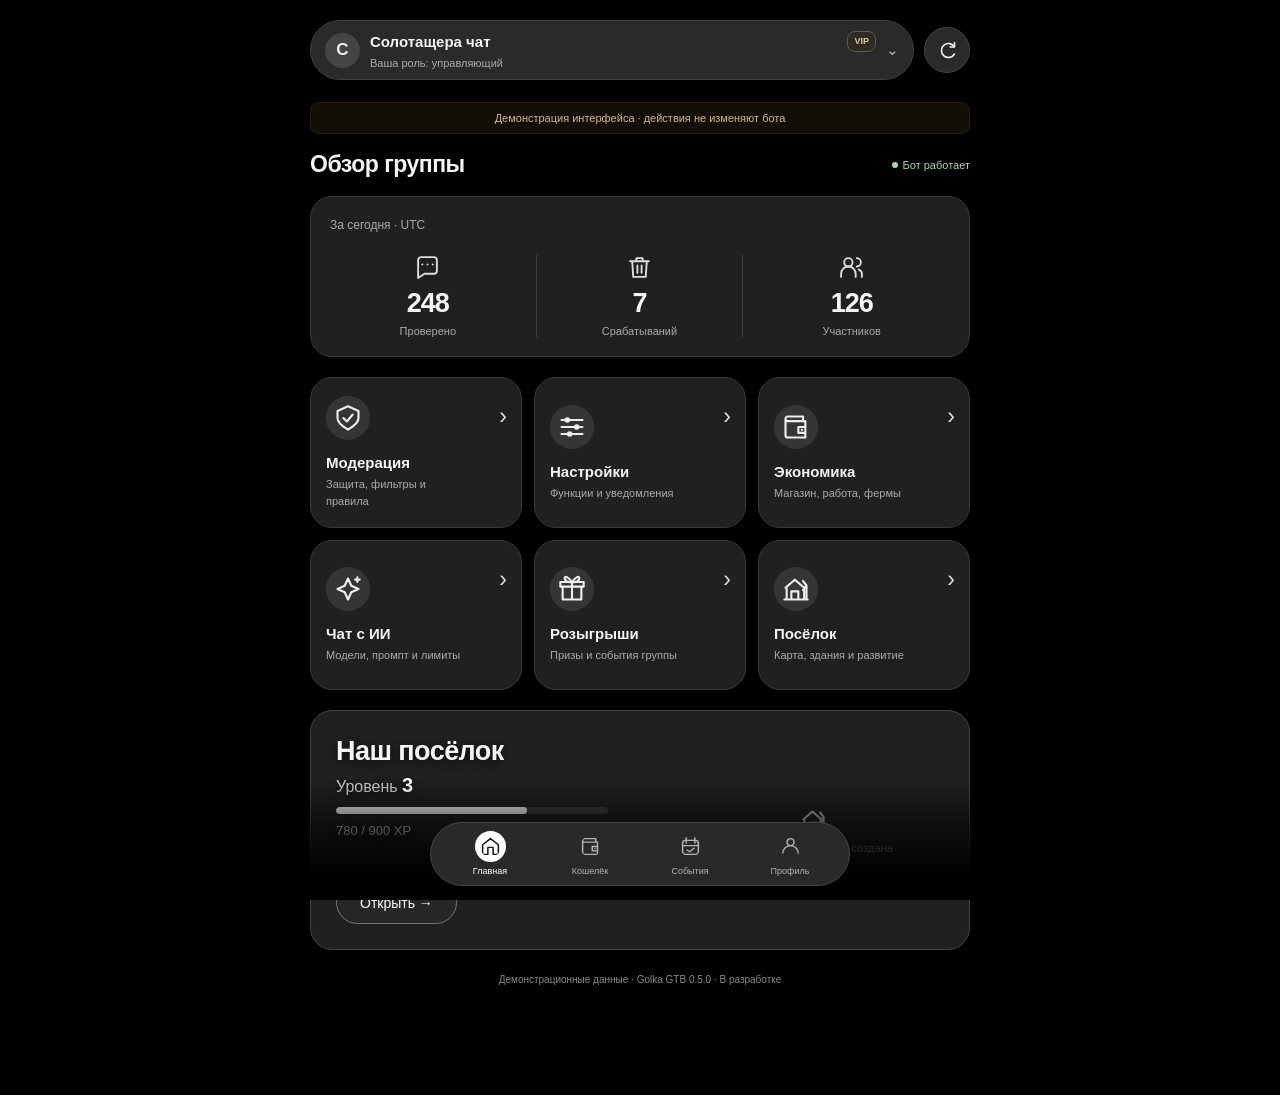
<file: index (11).html>
<!doctype html>
<html lang="ru">
<head>
<meta charset="utf-8"><meta name="viewport" content="width=device-width, initial-scale=1, viewport-fit=cover"><meta name="theme-color" content="#000000"><meta name="color-scheme" content="dark"><meta name="referrer" content="no-referrer"><meta http-equiv="Content-Security-Policy" content="default-src 'self'; script-src 'self' 'unsafe-inline' https://telegram.org; style-src 'self' 'unsafe-inline'; img-src 'self' blob: data:; connect-src https:; base-uri 'none'; form-action 'none'">
<title>Golka GTB · Мини-приложение</title>
<script src="https://telegram.org/js/telegram-web-app.js"></script>
<style>
:root{--bg:#0a111e;--panel:#121f31;--panel2:#17283d;--line:#25364c;--text:#f1f5fc;--muted:#97aac6;--cyan:#35d4f7;--blue:#458aff;--green:#3de59d;--yellow:#f8c955;--red:#ff7f91;--safe:env(safe-area-inset-bottom,0px);font-family:Inter,-apple-system,BlinkMacSystemFont,"Segoe UI",sans-serif;color-scheme:dark}
*{box-sizing:border-box}body{margin:0;background:linear-gradient(180deg,#080f1c 0%,#0e1d2d 48%,#18364a 100%) fixed;color:var(--text);font-size:15px;-webkit-tap-highlight-color:transparent}button,input,select,textarea{font:inherit}button{color:inherit;cursor:pointer}button:disabled{opacity:.42;cursor:default}button:focus-visible,a:focus-visible,input:focus-visible,textarea:focus-visible,select:focus-visible{outline:2px solid var(--cyan);outline-offset:4px}button{touch-action:manipulation}button svg{pointer-events:none}.shell{max-width:720px;margin:auto;padding:0 20px calc(110px + var(--safe));min-height:100dvh}.topbar{display:flex;align-items:center;justify-content:space-between;padding:22px 0 24px}.brand{display:flex;align-items:center;gap:11px}.brand-logo{height:40px;width:40px;border-radius:14px;display:grid;place-items:center;font-size:26px;font-weight:850;background:linear-gradient(180deg,#25def8,#2379f8 60%,#925aff);box-shadow:0 6px 26px #249cff33;transform:rotate(-7deg)}.brand h1{font-size:18px;letter-spacing:-.6px;margin:0 0 4px}.eyebrow{font-size:11px;letter-spacing:1.8px;text-transform:uppercase;color:var(--muted)}.icon-btn{border:1px solid var(--line);background:#152235;border-radius:14px;height:40px;width:40px;display:grid;place-items:center}.icon{width:23px;height:23px;display:inline-block;vertical-align:middle;fill:none;stroke:currentColor;stroke-width:1.8;stroke-linecap:round;stroke-linejoin:round}.group-picker{width:100%;padding:15px;border:1px solid var(--line);background:linear-gradient(180deg,#132033,#1b2d43);border-radius:19px;display:flex;align-items:center;text-align:left;gap:13px;box-shadow:0 10px 26px #0002}.group-avatar{height:47px;width:47px;flex-shrink:0;border-radius:16px;background:linear-gradient(180deg,#4279e8,#2ed7f1);display:grid;place-items:center;color:white;font-weight:750;font-size:23px}.group-title{font-weight:700;font-size:16px;display:block;max-width:440px;overflow:hidden;text-overflow:ellipsis;white-space:nowrap}.group-sub{font-size:12px;color:var(--muted);display:block;margin-top:5px}.chevron{margin-left:auto;color:#8ea9cd}.statusbar{display:flex;justify-content:space-between;align-items:center;gap:8px;margin:15px 0 26px;padding:12px 14px;background:#111f2d;border:1px solid #1c3341;border-radius:15px;color:var(--green);font-size:13px}.statusdot{display:inline-block;width:8px;height:8px;background:currentColor;border-radius:50%;box-shadow:0 0 10px #3de59d66;margin-right:7px}.tier{padding:5px 10px;color:var(--yellow);border:1px solid #8d691b;background:linear-gradient(180deg,#674e1344,#553c1177);border-radius:9px;font-weight:750;font-size:11px;white-space:nowrap}.tier.free{color:var(--muted);border-color:var(--line);background:#233049}.heading{display:flex;justify-content:space-between;align-items:center;margin-bottom:18px;gap:8px}h2{font-size:25px;margin:0;letter-spacing:-.8px}h3{font-size:16px;margin:0 0 6px;letter-spacing:-.2px}.role{font-size:11px;color:var(--muted)}.role b{color:var(--cyan);font-weight:500}.card{border:1px solid var(--line);border-radius:20px;background:linear-gradient(180deg,#111c2c,#192a3e);box-shadow:inset 0 1px 0 #ffffff06,0 8px 22px #0001;padding:19px;margin-bottom:16px}.caption{color:var(--muted);font-size:12px;line-height:1.65}.stats{display:grid;grid-template-columns:repeat(3,1fr);margin-top:19px}.stat{padding:0 10px;border-right:1px solid var(--line);text-align:center}.stat:first-child{padding-left:0}.stat:last-child{border:0;padding-right:0}.stat .icon{width:25px;height:25px;color:var(--cyan);margin-bottom:9px}.stat:nth-child(2) .icon{color:var(--red)}.stat:nth-child(3) .icon{color:#a396ff}.stat-number{font-size:27px;line-height:1.1;font-weight:750;letter-spacing:-1px}.stat-label{font-size:11px;color:var(--muted);margin-top:7px}.feature-grid{display:grid;grid-template-columns:1fr 1fr;gap:12px;margin:20px 0}.feature-card{background:linear-gradient(180deg,#111d2b,#1b2c43);border:1px solid #2b3e57;border-radius:19px;min-height:130px;padding:18px 15px;text-align:left;position:relative;transition:transform .15s,border-color .15s}.feature-card:hover{transform:translateY(-2px);border-color:#4488a2}.feature-card .feature-icon{display:flex;width:44px;height:44px;border-radius:13px;align-items:center;justify-content:center;margin-bottom:14px;background:linear-gradient(180deg,#1268b44d,#28486e);color:#70dcff;box-shadow:inset 0 1px 1px #ffffff22,0 6px 15px #0003}.feature-card:nth-child(2) .feature-icon{color:#bc9aff;background:linear-gradient(180deg,#37276255,#554477)}.feature-card:nth-child(3) .feature-icon{color:#ffcf66;background:linear-gradient(180deg,#6e461355,#705a2c)}.feature-card:nth-child(4) .feature-icon{color:#c5a0ff;background:linear-gradient(180deg,#461b8a55,#6c45ad)}.feature-card:nth-child(5) .feature-icon{color:#ffa1ac;background:linear-gradient(180deg,#77214955,#823c5c)}.feature-card:nth-child(6) .feature-icon{color:#86e4b8;background:linear-gradient(180deg,#12423155,#346454)}.feature-card .icon{width:28px;height:28px}.feature-card strong{font-size:15px;display:block;margin-bottom:5px}.feature-card small{color:var(--muted);font-size:11px;line-height:1.5;display:block;max-width:145px}.feature-arrow{position:absolute;top:25px;right:14px;color:#748da9;font-size:23px}.village-hero{position:relative;overflow:hidden;min-height:214px;padding:23px;background:linear-gradient(180deg,#11273b,#102429 80%);border:1px solid #2f4d61;border-radius:22px;margin-top:20px}.village-hero .village-art{position:absolute;right:-22px;bottom:-25px;width:60%;height:245px;opacity:.95;pointer-events:none;filter:drop-shadow(0 7px 12px #0008)}.village-info{position:relative;width:56%;z-index:1}.village-info h2{font-size:23px}.village-info p{color:var(--muted);font-size:13px;margin:11px 0}.village-info b{color:var(--cyan)}.progress{height:7px;background:#22364e;border-radius:20px;overflow:hidden;margin:12px 0 7px}.progress>i{display:block;height:100%;background:linear-gradient(180deg,#6aecf5,#26b7e8);border-radius:20px}.village-info .caption{font-size:11px}.btn{border:1px solid #336482;background:#162c40;color:var(--cyan);padding:12px 16px;min-height:44px;border-radius:13px;display:inline-flex;justify-content:center;align-items:center;gap:9px;font-weight:650;font-size:13px;text-decoration:none}.btn.primary{background:linear-gradient(180deg,#4584ee,#27c4eb);border-color:#4ec7f0;color:#071724;box-shadow:0 5px 20px #179adb22}.btn.secondary{background:#1a2a40;color:#b9cae1;border-color:var(--line)}.btn.danger{color:var(--red);background:#61324433;border-color:#794358}.btn.wide{width:100%}.village-info .btn{margin-top:14px;padding:10px 16px}.bottom-nav{position:fixed;bottom:0;left:50%;transform:translateX(-50%);width:min(100%,720px);z-index:10;display:grid;grid-template-columns:repeat(4,1fr);padding:12px 13px calc(12px + var(--safe));background:linear-gradient(#122033ee,#0d1728fa);backdrop-filter:blur(20px);border-top:1px solid #2a3c54;box-shadow:0 -12px 40px #070d1644;border-radius:25px 25px 0 0}.nav-item{border:0;background:transparent;color:#8fabc9;display:flex;align-items:center;flex-direction:column;gap:6px;padding:5px;border-radius:10px;position:relative;font-size:10px}.nav-item .icon{width:23px;height:23px}.nav-item.active{color:var(--cyan)}.nav-item.active:after{content:'';height:3px;width:27px;border-radius:5px;background:var(--cyan);position:absolute;bottom:-8px;box-shadow:0 0 12px #22d2f666}.section-label{text-transform:uppercase;color:var(--muted);font-size:10px;letter-spacing:1.5px;margin:25px 0 12px}.row{display:flex;align-items:center;gap:13px;padding:15px 0;border-bottom:1px solid #283a4c88;text-align:left;width:100%;background:none;color:inherit;border-left:0;border-right:0;border-top:0}.row:last-child{border-bottom:0;padding-bottom:2px}.row:first-child{padding-top:2px}.row-body{flex:1;min-width:0}.row strong{display:block;font-size:14px;font-weight:600}.row small{display:block;color:var(--muted);font-size:12px;line-height:1.5;margin-top:5px}.switch{flex-shrink:0;width:43px;height:25px;border:1px solid #46576e;background:#304056;border-radius:20px;position:relative;padding:0}.switch:after{content:'';position:absolute;top:3px;left:3px;border-radius:50%;width:17px;height:17px;background:#acbcd0;transition:transform .18s,background .18s}.switch[aria-checked=true]{background:#25bcd22a;border-color:#25aabd}.switch[aria-checked=true]:after{background:var(--cyan);transform:translateX(18px);box-shadow:0 0 10px #2cd7ee44}.switch[aria-busy=true]{opacity:.5}.chips{display:flex;gap:7px;flex-wrap:wrap;margin:12px 0}.chip{font-size:11px;background:#22344b;border:1px solid #334c69;color:#b7cce4;padding:6px 10px;border-radius:9px}.chip.on{color:var(--cyan);border-color:#35738c;background:#16414e55}.wallet-hero{padding:24px;background:linear-gradient(180deg,#152033,#203d56);border-color:#2b5065}.wallet-total{font-size:39px;font-weight:750;letter-spacing:-1.5px;margin:13px 0}.wallet-total span{font-size:22px;color:var(--muted);font-weight:400}.wallet-secondary{display:flex;align-items:center;gap:9px;color:#ffda6b;font-size:17px}.wallet-actions{display:flex;gap:10px;margin-top:22px}.wallet-actions .btn{flex:1}.two-col{display:grid;grid-template-columns:1fr 1fr;gap:12px}.mini-card{padding:18px;border:1px solid var(--line);border-radius:17px;background:#152236}.mini-card .icon{color:var(--cyan);margin-bottom:13px}.big{font-size:25px;font-weight:750;margin:8px 0}.empty{text-align:center;padding:28px 15px;color:var(--muted);font-size:13px;line-height:1.7}.empty .icon{width:40px;height:40px;display:block;margin:0 auto 13px;color:#53799c}.note{font-size:12px;line-height:1.7;padding:14px 16px;border-radius:14px;border:1px solid #2c4a64;color:#a8c8e2;background:#152b3d;margin:15px 0}.note.warning{color:#e1c58b;border-color:#5f5032;background:#44382044}.page-title{display:flex;align-items:center;gap:10px;margin:2px 0 20px}.page-title .icon{color:var(--cyan)}.page-title h2{font-size:24px}.muted{color:var(--muted)}.profile-head{display:flex;gap:16px;align-items:center;margin:25px 0}.profile-avatar{width:65px;height:65px;border-radius:21px;background:linear-gradient(180deg,#7362c0,#2a8caf);display:grid;place-items:center;font-size:29px;font-weight:700}.field-label{display:block;margin:15px 0 8px;color:var(--muted);font-size:12px}input,textarea,select{width:100%;padding:13px;border:1px solid #364a64;border-radius:12px;background:#0e1c2d;color:var(--text);min-height:46px}textarea{resize:vertical;min-height:180px;line-height:1.65}select{appearance:auto}dialog{border:1px solid #35516f;border-radius:24px;background:#122135;color:var(--text);padding:24px;width:min(94%,500px);max-height:85dvh;box-shadow:0 25px 90px #000a}dialog::backdrop{background:#030811c4;backdrop-filter:blur(6px)}dialog .dialog-head{display:flex;align-items:center;justify-content:space-between;gap:10px;margin-bottom:20px}dialog h2{font-size:21px}.dialog-actions{display:flex;gap:10px;margin-top:20px}.dialog-actions .btn{flex:1}.toast{position:fixed;bottom:calc(95px + var(--safe));left:50%;transform:translate(-50%,20px);opacity:0;pointer-events:none;background:#203851;border:1px solid #42627f;color:#f4f8ff;box-shadow:0 10px 40px #0008;padding:13px 20px;border-radius:14px;max-width:90%;font-size:13px;z-index:100;transition:.2s;text-align:center}.toast.show{opacity:1;transform:translate(-50%,0)}.demo-banner{font-size:11px;text-align:center;padding:9px;border-radius:9px;background:#604d2433;color:#d4ba80;margin:0 0 17px;border:1px solid #6e5d3733}.error-box{padding:25px;text-align:center;line-height:1.8}.error-box h2{font-size:22px;margin-bottom:13px}.error-box p{color:var(--muted);font-size:13px}.loading{min-height:220px;display:grid;place-items:center;color:var(--muted)}.loader{width:26px;height:26px;border:2px solid #28465a;border-top-color:var(--cyan);border-radius:50%;animation:spin .8s linear infinite;margin:0 auto 15px}@keyframes spin{to{transform:rotate(360deg)}}.view{animation:appear .22s ease}@keyframes appear{from{opacity:0;transform:translateY(5px)}to{opacity:1;transform:translateY(0)}}.map-image{width:100%;border-radius:15px;display:block;margin:16px 0;border:1px solid var(--line)}.text-content{white-space:pre-wrap;font-size:13px;line-height:1.8;color:#c5d2e6;overflow-wrap:anywhere}.tiny{font-size:11px}.event-mark{width:34px;height:34px;border-radius:11px;background:#24455b55;display:grid;place-items:center;color:var(--cyan);flex-shrink:0}.event-mark .icon{width:17px;height:17px}.connected-label{font-size:10px;color:#637c99;text-align:center;margin-top:24px}.filter{margin-bottom:8px}.version-block{border-bottom:1px solid var(--line);padding:16px 0}.version-block h3{color:var(--cyan)}.version-block p{line-height:1.75;font-size:12px;white-space:pre-line;color:var(--muted)}@media(min-width:600px){.shell{padding-left:30px;padding-right:30px}.feature-grid{grid-template-columns:repeat(3,1fr)}.feature-card{min-height:150px}.village-hero{min-height:230px}.village-info{width:52%}.village-hero .village-art{width:50%;right:10px;height:280px}.topbar{padding-top:30px}}@media(max-width:350px){.shell{padding-left:12px;padding-right:12px}.feature-card{padding:14px 11px}.group-title{max-width:210px}h2{font-size:22px}.role{max-width:110px;text-align:right}.stat-number{font-size:23px}}@media(prefers-reduced-motion:reduce){*,*:before,*:after{animation:none!important;transition:none!important;scroll-behavior:auto!important}}

[hidden]{display:none!important}.topbar{gap:15px;padding:22px 0 18px}.topbar .group-picker{flex:1;min-width:0;width:auto;background:none;border:0;box-shadow:none;padding:0}.group-text{flex:1;min-width:0}.topbar .group-title{font-size:18px;max-width:100%;letter-spacing:-.4px}.topbar .icon-btn{flex-shrink:0}.group-avatar,.profile-avatar{overflow:hidden;position:relative}.avatar-photo{width:100%;height:100%;object-fit:cover;display:block}.village-hero.map-hero{padding:0;background:#132335;min-height:0}.village-cover{height:210px;display:grid;place-items:center;background:#0e1a27;overflow:hidden}.village-cover img{width:100%;height:100%;max-height:210px;object-fit:contain;display:block}.village-summary{padding:19px}.village-summary .heading{margin-bottom:8px}.village-summary h2{font-size:21px}.village-summary .progress{max-width:70%;margin-top:15px}.map-placeholder{display:grid;place-items:center;text-align:center;gap:10px;min-height:150px;padding:20px;color:var(--muted);font-size:12px}.map-placeholder .icon{width:35px;height:35px;color:#6587a5}.village-level{font-size:12px;color:var(--cyan)}

.village-hero.map-hero{position:relative;min-height:190px;background:linear-gradient(180deg,#0b1828,#18344a);isolation:isolate}.map-hero .village-cover{position:absolute;inset:0 0 0 auto;height:100%;width:78%;background:transparent;overflow:hidden;pointer-events:none;-webkit-mask-image:linear-gradient(90deg,transparent 0%,#0003 15%,#000b 38%,#000 60%);mask-image:linear-gradient(90deg,transparent 0%,#0003 15%,#000b 38%,#000 60%)}.map-hero .village-cover img{position:absolute;inset:0;width:100%;height:100%;max-height:none;object-fit:cover;object-position:60% center}.map-hero .village-cover:after{display:none}.map-hero .village-summary{position:relative;z-index:1;padding:19px 20px;width:58%;min-height:190px;display:flex;flex-direction:column;align-items:flex-start;text-shadow:0 2px 9px #05111aaa}.map-hero .village-summary h2{font-size:21px;margin:0 0 7px;letter-spacing:-.55px;white-space:nowrap}.map-hero .village-level{color:#bed8ee;font-size:13px;margin-bottom:0}.map-hero .village-level b{color:var(--cyan);font-size:16px}.map-hero .village-summary .progress{width:100%;max-width:100%;height:7px;margin:10px 0 6px}.map-hero .village-summary .caption{font-size:11px;color:#b4d4ed;white-space:nowrap}.map-hero .village-summary>div:last-child{margin-top:auto!important;padding-top:13px}.map-hero .btn{min-height:36px;border-radius:22px;padding:8px 17px;background:#0a2941bb;border-color:#24c5ee;font-size:12px;box-shadow:0 0 18px #19b8df13}.map-hero .map-placeholder{position:absolute;right:0;top:0;width:62%;height:100%;font-size:11px;color:#90acc6;gap:8px;align-content:center;padding:12px;z-index:1}.map-hero .map-placeholder .icon{width:27px;height:27px}@media(min-width:600px){.village-hero.map-hero,.map-hero .village-summary{min-height:238px}.map-hero .village-summary{width:49%;padding:25px}.map-hero .village-cover{width:76%}.map-hero .village-summary h2{font-size:27px}.map-hero .village-level{font-size:16px}.map-hero .village-level b{font-size:20px}.map-hero .village-summary .caption{font-size:13px}.map-hero .btn{font-size:14px;min-height:43px;padding:10px 23px}}

/* Wallet cards: the inactive card recedes; no glow or decorative effects. */
.wallet-carousel{position:relative;height:205px;margin:4px -20px 0;perspective:900px;overflow:hidden;touch-action:pan-y}
.currency-card{position:absolute;left:20px;top:0;width:calc(100% - 65px);height:192px;border:1px solid #43b4df;border-radius:20px;padding:21px 23px;background:linear-gradient(180deg,#087fbd,#07568b);color:#fff;transform-origin:left center;transition:transform .32s ease,opacity .32s ease;display:flex;flex-direction:column;justify-content:space-between;backface-visibility:hidden;cursor:pointer;text-align:left}
.currency-card.energy{background:linear-gradient(180deg,#8550bd,#56317e);border-color:#a67bcb}
.currency-card.selected{z-index:2;transform:translateX(0) rotateY(0deg)}
.currency-card.after{z-index:1;transform:translateX(calc(100% + 10px)) rotateY(48deg);opacity:.95}
.currency-card.before{z-index:1;transform-origin:right center;transform:translateX(calc(-100% - 10px)) rotateY(-48deg);opacity:.95}
.currency-card-header{display:flex;justify-content:space-between;font-size:17px;font-weight:650;gap:8px}.currency-card-header span:last-child{font-size:20px}
.currency-card-label{font-size:13px;color:#d0e6f3;margin-bottom:9px}.currency-card-balance{font-size:34px;line-height:1.15;letter-spacing:-.8px;font-weight:650;font-variant-numeric:tabular-nums;overflow-wrap:anywhere}.currency-card-footer{font-size:11px;color:#c3daea;overflow:hidden;text-overflow:ellipsis;white-space:nowrap}
.wallet-dots{display:flex;justify-content:center;gap:8px;margin:5px 0 17px}.wallet-dots button{width:8px;height:8px;padding:0;border:0;border-radius:50%;background:#385671}.wallet-dots button[aria-pressed=true]{background:var(--cyan)}
.wallet-quick{display:grid;grid-template-columns:repeat(3,1fr);gap:9px;margin:0 0 25px}.wallet-quick .btn{padding:12px 5px;font-size:12px;font-weight:500;background:transparent;border-color:#41677f;gap:7px;color:#e4edf6}.wallet-quick .icon{width:19px;height:19px}
.wallet-history{margin:0 0 24px}.wallet-history .heading{margin-bottom:6px}.wallet-history h3{font-size:19px;margin:0}.history-all{background:none;border:0;color:var(--cyan);padding:9px 0;font-size:12px}.history-row{display:flex;align-items:center;gap:12px;padding:17px 0;border-bottom:1px solid #294253}.history-row:last-child{border-bottom:0}.history-avatar{border-radius:50%;width:37px;height:37px;background:#2b455a;display:grid;place-items:center;flex-shrink:0;color:#deebf5}.history-row strong{font-size:13px;font-weight:500;display:block}.history-row small{display:block;color:var(--muted);font-size:11px;margin-top:5px}.history-amount{margin-left:auto;white-space:nowrap;font-size:14px;font-variant-numeric:tabular-nums}.history-amount.positive{color:#84e4ba}
.panel-body{white-space:pre-wrap;overflow-wrap:anywhere;line-height:1.65;font-size:14px}.panel-buttons{display:grid;gap:8px;margin-top:20px}.panel-button-row{display:flex;gap:8px;flex-wrap:wrap}.panel-button-row .btn{flex:1;min-width:95px;font-weight:500}.panel-form{margin-top:18px}.panel-form textarea{min-height:90px}.panel-form input{width:100%}.panel-map{max-width:100%;border-radius:16px;margin-top:14px}
@media(min-width:600px){.wallet-carousel{height:248px}.currency-card{height:235px;padding:25px 30px}.currency-card-balance{font-size:42px}.currency-card-header{font-size:20px}.currency-card-label{font-size:15px}.currency-card-footer{font-size:13px}}
@media(prefers-reduced-motion:reduce){.currency-card{transition:none}}


/* Chat-inspired dark theme: neutral controls, colored currency cards. */
:root{--bg:#000;--panel:#242424;--panel2:#2d2d2d;--line:#404040;--text:#f5f5f5;--muted:#aaa;--cyan:#f5f5f5;--blue:#eee;--green:#a4dbaf;--yellow:#dfc98d;--red:#f39a9f;font-family:-apple-system,BlinkMacSystemFont,"Segoe UI",Roboto,Arial,sans-serif}
body{background:#000;color:var(--text)}
.topbar{gap:10px;padding-top:20px;padding-bottom:22px}
.topbar .group-picker{background:#2a2a2a;border:1px solid #414141;border-radius:32px;padding:10px 14px;gap:10px;min-height:58px}
.topbar .group-title{font-size:15px;letter-spacing:0}.group-sub{font-size:11px;color:#aaa}.chevron{color:#bbb}
.group-avatar{height:35px;width:35px;border-radius:50%;background:#444;color:#eee;font-size:17px}
.icon-btn{border:1px solid #454545;background:#2a2a2a;border-radius:50%;width:46px;height:46px}.icon-btn .icon{width:21px;height:21px}
h2{letter-spacing:-.5px}.page-title{margin-bottom:18px}.page-title .icon{display:none}.page-title h2{font-size:25px}
.card,.mini-card,.feature-card{background:#202020;border-color:#393939;box-shadow:none;border-radius:22px}
.feature-card:hover{border-color:#666;transform:none}.feature-card .feature-icon,.feature-card:nth-child(n) .feature-icon{color:#eee;background:#353535;box-shadow:none;border-radius:50%}
.feature-arrow,.role b,.version-block h3,.stat .icon,.stat:nth-child(n) .icon,.mini-card .icon{color:#ddd}
.statusbar{background:#202020;border-color:#383838;border-radius:24px}.statusdot{box-shadow:none}.tier{background:#2d2b23;border-color:#635b42}.tier.free{background:#303030;border-color:#484848}
.btn,.btn.secondary{background:#2d2d2d;border-color:#484848;color:#f5f5f5;border-radius:25px;box-shadow:none;font-weight:500}
.btn:hover{background:#383838}.btn.primary{background:#f3f3f3;border-color:#f3f3f3;color:#111;box-shadow:none}.btn.primary:hover{background:#ddd}.btn.danger{background:#392427;border-color:#694347;color:#ffb1b5}
.row{border-bottom-color:#333}.event-mark{background:#303030;color:#ddd;border-radius:50%}
.progress{background:#3a3a3a}.progress>i{background:#e5e5e5}
.switch{background:#414141;border-color:#5b5b5b}.switch:after{background:#b5b5b5}.switch[aria-checked=true]{background:#eee;border-color:#eee}.switch[aria-checked=true]:after{background:#171717;box-shadow:none}
.chip,.chip.on{background:#303030;border-color:#4c4c4c;color:#eee;border-radius:14px}
.note{background:#222;border-color:#424242;color:#ccc}.note.warning{background:#2b271d;border-color:#5b5138;color:#ddca9d}
input,textarea,select{background:#181818;border-color:#505050;border-radius:17px;color:#f5f5f5}
dialog{background:#222;border-color:#494949;border-radius:28px;box-shadow:0 20px 70px #0009}dialog::backdrop{background:#000b;backdrop-filter:blur(3px)}
.toast{background:#333;border-color:#555;color:#fff;border-radius:24px;box-shadow:none}.text-content{color:#ddd}.empty .icon,.map-placeholder .icon{color:#aaa}.loader{border-color:#444;border-top-color:#eee}.connected-label{color:#888}.profile-avatar{background:#3b3b3b;border-radius:50%}
.bottom-nav{bottom:calc(12px + var(--safe));width:min(calc(100% - 24px),696px);padding:9px 12px 10px;border:1px solid #454545;border-radius:34px;background:#2b2b2b;backdrop-filter:none;box-shadow:none}
.nav-item{color:#b2b2b2;font-size:10px;gap:5px;padding:2px 4px}.nav-item .icon{width:34px;height:34px;padding:6px;box-sizing:content-box;border-radius:50%;stroke-width:1.7}.nav-item.active{color:#fff}.nav-item.active .icon{background:#fff;color:#111}.nav-item.active:after{display:none}
.wallet-dots button{background:#555}.wallet-dots button[aria-pressed=true]{background:#f5f5f5}
.wallet-quick{gap:8px;margin-bottom:25px}.wallet-quick .btn{background:#2c2c2c;border:1px solid #484848;border-radius:28px;color:#f5f5f5;min-height:47px;padding:11px 4px;font-size:12px}.wallet-quick .btn:hover{background:#383838}
.history-all{color:#bbb}.history-row{border-bottom-color:#343434}.history-avatar{background:#2b2b2b;color:#e9e9e9;border:1px solid #3a3a3a}.history-amount.positive{color:#a4dbaf}.history-row strong{font-weight:600}
.village-hero.map-hero{background:#202020;border-color:#454545}.map-hero .village-summary{text-shadow:0 2px 9px #000b}.map-hero .village-level,.map-hero .village-summary .caption{color:#ccc}.map-hero .village-level b{color:#fff}.map-hero .btn{background:#292929e6;border-color:#777;color:#fff;box-shadow:none}.map-hero .map-placeholder{color:#aaa}
@media(max-width:350px){.wallet-quick{gap:5px}.wallet-quick .btn{font-size:11px;gap:4px}.wallet-quick .icon{width:16px;height:16px}.nav-item{font-size:9px}.topbar .group-title{font-size:13px}}


/* Compact capsule navigation. */
.bottom-nav{width:min(calc(100% - 40px),420px);bottom:calc(14px + var(--safe));border-radius:999px;padding:7px 10px;background:#292929;align-items:center;gap:2px}
.nav-item{padding:1px 3px;gap:3px;font-size:9px;line-height:12px;min-width:0;border-radius:999px}
.nav-item .icon{width:21px;height:21px;padding:5px;box-sizing:content-box;border-radius:50%}
.nav-item.active .icon{background:#fff;color:#111}
@media(max-width:350px){.bottom-nav{width:calc(100% - 24px);padding:6px 8px}.nav-item{font-size:8px}.nav-item .icon{width:19px;height:19px;padding:5px}}


/* Fade scrolling content beneath the floating navigation. */
body::after{content:"";position:fixed;left:0;right:0;bottom:0;height:calc(120px + var(--safe));background:linear-gradient(to bottom,transparent 0%,rgba(0,0,0,.5) 35%,rgba(0,0,0,.94) 73%,#000 100%);pointer-events:none;z-index:9}

.version-block ul{padding-left:19px;margin:12px 0 0;color:var(--muted);font-size:13px;line-height:1.65}.version-block li{margin:0 0 10px;padding-left:3px}

.group-name-line{display:flex;align-items:center;gap:7px;min-width:0}.group-name-line .group-title{flex:1;min-width:0}.group-name-line .tier{flex-shrink:0;padding:3px 6px;font-size:9px;border-radius:8px;line-height:13px}.overview-heading{gap:10px;margin-top:7px}.overview-heading h2{font-size:23px;white-space:nowrap}.overview-status{display:inline-flex;align-items:center;justify-content:flex-end;flex-shrink:0;color:var(--green);font-size:11px;white-space:nowrap}.overview-status .statusdot{width:6px;height:6px;margin-right:5px}.overview-status.paused{color:var(--yellow)}
@media(max-width:350px){.overview-heading h2{font-size:20px}.overview-status{font-size:10px}.group-name-line{gap:4px}.group-name-line .tier{font-size:8px;padding:2px 4px}}


.currency-card-footer{display:flex;align-items:center;justify-content:space-between;gap:10px;overflow:visible;white-space:normal}.currency-card-footer>span{min-width:0;overflow:hidden;text-overflow:ellipsis;white-space:nowrap}.card-topup{border:1px solid #ffffff65;border-radius:999px;background:#0002;color:#fff;padding:7px 12px;flex-shrink:0;font-size:11px;line-height:15px;min-height:31px}.card-topup:hover{background:#0004}.currency-card:not(.selected) .card-topup{visibility:hidden;pointer-events:none}
@media(max-width:350px){.card-topup{font-size:10px;padding:5px 9px}.currency-card-footer{gap:6px}}


.topup-caption{color:var(--muted);font-size:13px;margin:0 0 22px}.topup-form .field-label{margin:0 0 9px}.topup-quantity{display:flex;align-items:center;gap:12px;background:#181818;border:1px solid #505050;border-radius:20px;padding:10px 17px}.topup-quantity:focus-within{border-color:#aaa}.topup-quantity input{background:none;border:0;border-radius:0;min-height:46px;padding:0;font-size:30px;font-weight:600;outline:none;min-width:0;appearance:textfield;-moz-appearance:textfield}.topup-quantity input::-webkit-inner-spin-button,.topup-quantity input::-webkit-outer-spin-button{-webkit-appearance:none;margin:0}.topup-quantity span{font-size:25px}.topup-presets{display:grid;grid-template-columns:repeat(3,1fr);gap:8px;margin:10px 0}.topup-presets button{padding:9px 5px;border-radius:18px;border:1px solid #454545;background:#303030;font-size:12px}.topup-presets button[aria-pressed=true]{border-color:#ddd;background:#454545;color:#fff}.topup-hint{font-size:11px;color:var(--muted);margin:8px 0 20px}.topup-price{display:flex;justify-content:space-between;align-items:center;font-size:14px;gap:10px;margin-bottom:7px}.topup-price strong{font-size:24px}.topup-rate{color:var(--muted);font-size:12px;margin-bottom:16px}.topup-tiers{display:grid;grid-template-columns:repeat(3,1fr);gap:8px;margin-bottom:20px}.topup-tiers div{border:1px solid #3c3c3c;border-radius:14px;text-align:center;padding:9px 4px;color:#aaa;font-size:10px;line-height:1.7}.topup-tiers b{display:block;color:#ddd;font-weight:500;font-size:12px}.topup-tiers .selected{border-color:#888;background:#303030;color:#eee}.topup-cancel{display:block;width:100%;padding:10px;border:0;background:none;color:#aaa;font-size:12px;margin-top:6px}.topup-error{color:var(--red);font-size:12px;line-height:1.5;margin:0 0 12px}.topup-footnote{color:#999;font-size:11px;text-align:center;margin:10px 0 0}.topup-form .btn.primary{min-height:47px}

#topup-validation:empty{display:none}.topup-price{margin-bottom:20px}

.build-state{font-size:10px;font-weight:500;color:#c9ba8d;border:1px solid #5a5340;border-radius:20px;padding:4px 8px;margin-left:9px;vertical-align:middle;letter-spacing:0}.commerce-caption{color:#aaa;line-height:1.6;font-size:12px;margin:0 0 17px}.commerce-form .field-label{margin-top:16px}.currency-choices,.store-tabs{display:flex;gap:7px;margin:10px 0 17px}.currency-choices button,.store-tabs button{flex:1;min-width:0;padding:10px 6px;border:1px solid #454545;border-radius:19px;background:#2d2d2d;color:#bbb;font-size:12px}.currency-choices button[aria-pressed=true],.store-tabs button[aria-pressed=true]{color:#111;background:#eee;border-color:#eee}.commerce-balance{font-size:12px;color:#aaa;margin:8px 0}.commerce-amount{display:flex;align-items:center;border:1px solid #505050;border-radius:18px;background:#181818;padding:0 14px;gap:8px}.commerce-amount input{border:0;background:none;border-radius:0;padding:13px 0;min-width:0;font-size:24px;outline:none}.commerce-amount span{white-space:nowrap;color:#ddd}.amount-shortcuts{display:flex;gap:8px;margin:9px 0 19px}.amount-shortcuts button{border:1px solid #444;background:#303030;border-radius:18px;font-size:11px;padding:7px 13px;color:#ddd}.commerce-form .btn.primary{margin-top:8px}.commerce-error{color:var(--red);font-size:12px;line-height:1.55;margin:10px 0}.commerce-error:empty{display:none}.checkout-amount{text-align:center;font-size:35px;font-weight:650;letter-spacing:-.7px;margin:19px 0 24px}.checkout-summary{border:1px solid #3c3c3c;border-radius:20px;padding:3px 15px;margin-bottom:18px}.checkout-summary>div{display:flex;justify-content:space-between;align-items:flex-start;gap:16px;padding:12px 0;border-bottom:1px solid #393939;font-size:12px;line-height:1.5}.checkout-summary>div:last-child{border:0}.checkout-summary span{color:#aaa;flex-shrink:0}.checkout-summary strong{font-weight:500;overflow-wrap:anywhere;text-align:right}.checkout-buttons{display:grid;gap:9px}.receipt-icon{width:53px;height:53px;display:grid;place-items:center;border-radius:50%;margin:0 auto;color:#b8e8bf;background:#29382c;font-size:25px}.store-balance{font-size:12px;color:#aaa;margin-bottom:17px}.store-grid{display:grid;grid-template-columns:1fr 1fr;gap:10px;margin:10px 0 18px}.store-tile{padding:15px 12px;border:1px solid #444;background:#2a2a2a;border-radius:20px;text-align:left;display:flex;flex-direction:column;gap:8px;min-height:125px}.store-tile .icon{width:23px;height:23px;color:#ddd}.store-tile strong{font-weight:600;font-size:13px;line-height:1.45}.store-tile small{color:#aaa;font-size:11px;line-height:1.55}.store-price{margin-top:auto;font-weight:600;color:#eee;font-size:13px}.store-items{display:grid;gap:9px;margin:10px 0 18px}.store-item{display:flex;align-items:center;gap:12px;width:100%;padding:14px;border:1px solid #444;border-radius:19px;background:#292929;text-align:left}.store-item .row-body{flex:1}.store-item strong{display:block;font-size:13px;font-weight:600}.store-item small{display:block;color:#aaa;font-size:11px;margin-top:5px}.store-item>span:last-child{color:#eee;font-size:12px;white-space:nowrap}.store-footer{display:flex;gap:9px;margin-top:17px}.store-footer .btn{flex:1}.store-section-title{font-size:16px;margin:16px 0 8px}.commerce-form select{font-size:13px}.store-currency-icon{font-size:23px}.store-page-text{font-size:13px;line-height:1.7;color:#ccc;white-space:pre-wrap;margin:10px 0 17px}

</style>
</head>
<body>
<svg aria-hidden="true" style="position:absolute;width:0;height:0;overflow:hidden"><defs>
<symbol id="i-home" viewBox="0 0 24 24"><path d="m3 10 9-7 9 7v10a1 1 0 0 1-1 1h-5v-8H9v8H4a1 1 0 0 1-1-1Z"/></symbol>
<symbol id="i-shield" viewBox="0 0 24 24"><path d="m12 2 9 4v6c0 5-6 8-9 10-3-2-9-5-9-10V6Z"/><path d="m8 12 3 3 5-6"/></symbol>
<symbol id="i-settings" viewBox="0 0 24 24"><path d="M3 6h18M3 12h18M3 18h18"/><circle cx="8" cy="6" r="2.4" fill="currentColor" stroke="none"/><circle cx="16" cy="12" r="2.4" fill="currentColor" stroke="none"/><circle cx="10" cy="18" r="2.4" fill="currentColor" stroke="none"/></symbol>
<symbol id="i-wallet" viewBox="0 0 24 24"><path d="M20 7H5a2 2 0 0 1 0-4h13v4M3 5v14a2 2 0 0 0 2 2h15V7M20 12h-6v5h6"/><path d="M17 14.5h.1"/></symbol>
<symbol id="i-ai" viewBox="0 0 24 24"><path d="m12 3 2.8 6.2L21 12l-6.2 2.8L12 21l-2.8-6.2L3 12l6.2-2.8ZM20 2v4m-2-2h4"/></symbol>
<symbol id="i-gift" viewBox="0 0 24 24"><path d="M4 10h16v11H4zM2 6h20v4H2zM12 6v15"/><path d="M12 6C5 7 4 0 8 2c2 1 4 4 4 4Zm0 0c7 1 8-6 4-4-2 1-4 4-4 4Z"/></symbol>
<symbol id="i-village" viewBox="0 0 24 24"><path d="m3 11 8-7 8 7v10H4V11m4 10v-7h6v7M18 5l3 4-3 4m3-4v12M2 21h20"/></symbol>
<symbol id="i-users" viewBox="0 0 24 24"><circle cx="9" cy="7" r="4"/><path d="M2 21v-3a7 7 0 0 1 14 0v3M17 3a4 4 0 0 1 0 8m2 3a5 5 0 0 1 3 5v2"/></symbol>
<symbol id="i-trash" viewBox="0 0 24 24"><path d="M3 6h18M9 6V3h6v3M5 6l1 15h12l1-15M10 10v7m4-7v7"/></symbol>
<symbol id="i-chat" viewBox="0 0 24 24"><path d="M21 15a3 3 0 0 1-3 3H9l-6 4V5a3 3 0 0 1 3-3h12a3 3 0 0 1 3 3Z"/><path d="M7 9h.1M12 9h.1M17 9h.1"/></symbol>
<symbol id="i-calendar" viewBox="0 0 24 24"><rect x="3" y="5" width="18" height="16" rx="3"/><path d="M7 2v6m10-6v6M3 11h18m-13 5 3 2 5-4"/></symbol>
<symbol id="i-user" viewBox="0 0 24 24"><circle cx="12" cy="7" r="4"/><path d="M3 22v-2a9 9 0 0 1 18 0v2"/></symbol>
<symbol id="i-arrow" viewBox="0 0 24 24"><path d="M4 12h16m-6-6 6 6-6 6"/></symbol>
<symbol id="i-back" viewBox="0 0 24 24"><path d="M20 12H4m6-6-6 6 6 6"/></symbol>
<symbol id="i-refresh" viewBox="0 0 24 24"><path d="M20 8a8 8 0 1 0 0 8M20 3v5h-5"/></symbol>
<symbol id="i-bolt" viewBox="0 0 24 24"><path d="m13 2-9 12h7l-1 8 10-13h-8Z"/></symbol>
<symbol id="i-book" viewBox="0 0 24 24"><path d="M12 5C9 2 4 2 2 3v16c4-1 7-1 10 2 3-3 6-3 10-2V3c-2-1-7-1-10 2Zm0 0v16"/></symbol>
<symbol id="i-work" viewBox="0 0 24 24"><rect x="2" y="7" width="20" height="14" rx="3"/><path d="M8 7V3h8v4M2 12c6 5 14 5 20 0M10 13h4v4h-4Z"/></symbol>
<symbol id="i-send" viewBox="0 0 24 24"><path d="m22 2-7 20-4-9-9-4Z"/><path d="m22 2-11 11"/></symbol>
<symbol id="i-shop" viewBox="0 0 24 24"><path d="M5 7h14l2 14H3Z"/><path d="M8 8V6a4 4 0 0 1 8 0v2"/></symbol>
<symbol id="i-close" viewBox="0 0 24 24"><path d="m6 6 12 12M6 18 18 6"/></symbol>
</defs></svg>
<div class="shell">
<header class="topbar"><button id="group-picker" class="group-picker" data-action="groups" aria-label="Выбрать группу" hidden><span class="group-avatar" id="group-avatar">G</span><span class="group-text"><span class="group-name-line"><span class="group-title" id="group-title">Выберите группу</span><span class="tier" id="group-tier" hidden></span></span><span class="group-sub" id="group-sub">Управление группой</span></span><span class="chevron">⌄</span></button><button class="icon-btn" aria-label="Обновить данные" data-action="refresh"><svg class="icon"><use href="#i-refresh"/></svg></button></header>
<div id="demo-banner" class="demo-banner" hidden>Демонстрация интерфейса · действия не изменяют бота</div>
<main id="main" aria-live="polite"><div class="loading"><div><div class="loader"></div>Открываем вашу панель…</div></div></main>
</div>
<nav class="bottom-nav" aria-label="Основная навигация"><button class="nav-item active" data-view="home"><svg class="icon"><use href="#i-home"/></svg>Главная</button><button class="nav-item" data-view="wallet"><svg class="icon"><use href="#i-wallet"/></svg>Кошелёк</button><button class="nav-item" data-view="events"><svg class="icon"><use href="#i-calendar"/></svg>События</button><button class="nav-item" data-view="profile"><svg class="icon"><use href="#i-user"/></svg>Профиль</button></nav>
<dialog id="dialog"><div class="dialog-head"><h2 id="dialog-title"></h2><button class="icon-btn" data-action="close-dialog" aria-label="Закрыть"><svg class="icon"><use href="#i-close"/></svg></button></div><div id="dialog-body"></div></dialog><div id="toast" class="toast" role="status"></div>
<script>
'use strict';
// Публичный адрес API бота. Здесь никогда не должно быть токенов или API-ключей.
const API_BASE = 'https://golka-gtb-api.j.onjrnm.co.uk';
const FALLBACK_BOT = 'GolMod_bot';
const tg=window.Telegram?.WebApp;
const auth=tg?.initData||'';
const state={demo:!auth,user:null,groups:[],group:null,data:null,view:'home',history:[],bot:FALLBACK_BOT,loading:false,mapURL:null,currency:'coins',walletHistory:{},panel:null};
const main=document.getElementById('main');
const esc=v=>String(v??'').replace(/[&<>"']/g,c=>({'&':'&amp;','<':'&lt;','>':'&gt;','"':'&quot;',"'":'&#39;'}[c]));
const icon=n=>`<svg class="icon" aria-hidden="true"><use href="#i-${esc(n)}"/></svg>`;
const money=n=>new Intl.NumberFormat('ru-RU',{maximumFractionDigits:3}).format(Number(n)||0);
const duration=s=>{s=Math.max(0,Math.ceil(s));return s?[(s>=3600?Math.floor(s/3600)+'ч':''),(s>=60?Math.floor(s%3600/60)+'м':''),(s%60+'с')].filter(Boolean).join(' '):'Доступно сейчас'};
const fmtDate=v=>new Date(v*1000).toLocaleString('ru-RU',{day:'numeric',month:'short',hour:'2-digit',minute:'2-digit'});
const role=r=>({owner:'владелец бота',manager:'управляющий',member:'участник'}[r]||'участник');
const tier=g=>g.paid?({vip:'VIP',vipplus:'VIP+',standard:'Полный доступ'}[g.tier]||'Полный доступ'):'Бесплатный';
const vip=()=>!!state.data?.group.paid&&['vip','vipplus'].includes(state.data.group.tier);
const manager=()=>state.data?.group.role!=='member';
const heading=(title,i)=>`<div class="page-title">${icon(i)}<h2>${esc(title)}</h2></div>`;
const empty=(text,i='chat')=>`<div class="empty">${icon(i)}${esc(text)}</div>`;
const btn=(label,action,arg='',kind='')=>`<button class="btn ${kind}" data-action="${esc(action)}" data-arg="${esc(arg)}">${esc(label)}</button>`;
const LABELS={moderation_enabled:['Вся модерация','ИИ и встроенные проверки сообщений'],ai_moderation_enabled:['ИИ-модерация','Проверка по вашим правилам и категориям'],spam_enabled:['Антиспам','Одинаковые сообщения и обходы символами'],flood_enabled:['Антифлуд','Слишком частые сообщения участников'],delete_notifications:['Уведомления об удалении','Сообщать в группе о сработавшей проверке'],ai_chat_search:['Поиск в интернете','Использовать веб-поиск в ответах ИИ']};
const FEATURE_LABELS={'section.games':'Все игры','section.rp':'Ролевые команды',work:'Работа',study:'Обучение',deposit:'Депозит',slots:'Слоты DpC',dice:'Кубики',basketball:'Баскетбол',bowling:'Кегли',giveaway:'Розыгрыши',village:'Посёлок',ai:'Команда чата с ИИ',shop:'Магазин',market:'Маркет ферм',farms:'Автофермы',investments:'Инвестиции'};
let toastTimer;
function toast(text){const el=document.getElementById('toast');el.textContent=text;el.classList.add('show');clearTimeout(toastTimer);toastTimer=setTimeout(()=>el.classList.remove('show'),3400)}
function sheet(title,html){document.getElementById('dialog-title').textContent=title;document.getElementById('dialog-body').innerHTML=html;const d=document.getElementById('dialog');if(!d.open)d.showModal();tg?.BackButton?.show()}
function closeDialog(){state.panel=null;document.getElementById('dialog').close();if(state.history.length)tg?.BackButton?.show();else tg?.BackButton?.hide()}
function haptic(){try{tg?.HapticFeedback?.impactOccurred('light')}catch{}}
async function request(path,options={}){
 if(!API_BASE||API_BASE==='__API_BASE__')throw new Error('Сервер ещё не подключён. Обратитесь к владельцу бота.');
 const response=await fetch(API_BASE.replace(/\/$/,'')+'/miniapp/v1'+path,{...options,headers:{'Authorization':'tma '+auth,...(options.body?{'Content-Type':'application/json'}:{}),...options.headers},signal:AbortSignal.timeout(18000),credentials:'omit',cache:'no-store'});
 if(!response.ok){let error;try{error=await response.json()}catch{}throw new Error(error?.retry_after?'Следующая попытка через '+duration(error.retry_after):error?.error||'Сервер недоступен. Попробуйте позже.')}
 return response.json();
}
function status(){const g=state.data.group;return `<span class="overview-status ${g.enabled?'':'paused'}"><span class="statusdot"></span>${g.enabled?'Бот работает':'Бот приостановлен'}</span>`}
function villagePreview(){if(!vip())return '';const v=state.data.village;const percent=v?Math.max(0,Math.min(100,100*(v.xp-v.level_start)/Math.max(1,v.next_xp-v.level_start))):0;return `<section class="village-hero map-hero"><div class="village-cover" data-village-map>${v?.has_map?'<div class="map-placeholder">Загружаем карту…</div>':'<div class="map-placeholder">'+icon('village')+'<span>Карта посёлка ещё не создана</span></div>'}</div><div class="village-summary"><h2>Наш посёлок</h2><div class="village-level">${v?'Уровень <b>'+esc(v.level)+'</b>':'VIP'}</div>${v?`<div class="progress"><i style="width:${percent}%"></i></div><span class="caption">${money(v.xp)} / ${money(v.next_xp)} XP</span>`:'<p class="caption">Создайте свой посёлок вместе с участниками группы.</p>'}<div style="margin-top:14px">${btn(v?'Открыть →':'Создать →','navigate','village')}</div></div></section>`}
function home(){const d=state.data,s=d.stats;const features=[['moderation','shield','Модерация','Защита, фильтры и правила'],['settings','settings','Настройки','Функции и уведомления'],['economy','wallet','Экономика','Магазин, работа, фермы'],['ai','ai','Чат с ИИ','Модели, промпт и лимиты'],['giveaways','gift','Розыгрыши','Призы и события группы'],['village','village','Посёлок','Карта, здания и развитие']].filter(f=>f[0]!=='village'||vip());return `<div class="heading overview-heading"><h2>Обзор группы</h2>${status()}</div><div class="card"><div class="caption">За сегодня · UTC</div><div class="stats">${[['chat',s.checked,'Проверено'],['trash',s.removed,'Срабатываний'],['users',s.members??'—','Участников']].map(([i,n,l])=>`<div class="stat">${icon(i)}<div class="stat-number">${esc(n)}</div><div class="stat-label">${l}</div></div>`).join('')}</div></div><div class="feature-grid">${features.map(([view,i,t,sub])=>`<button class="feature-card" data-view="${view}"><span class="feature-icon">${icon(i)}</span><span class="feature-arrow">›</span><strong>${t}</strong><small>${sub}</small></button>`).join('')}</div>${villagePreview()}<div class="connected-label">${state.demo?'Демонстрационные данные':'Синхронизировано с ботом'} · Golka GTB ${esc(d.version)}${d.development?' · В разработке':''}</div>`}
function toggle(key,features=false){const on=features?state.data.features[key]:state.data.settings[key];const [title,sub]=features?[FEATURE_LABELS[key]||key,'Включить для участников группы']:LABELS[key];return `<div class="row"><div class="row-body"><strong>${esc(title)}</strong><small>${esc(sub)}</small></div><button class="switch" role="switch" aria-label="${esc(title)}" aria-checked="${!!on}" data-toggle="${esc(key)}" data-feature="${features?'1':'0'}" ${manager()?'':'disabled'}></button></div>`}
function moderation(){const d=state.data;if(!manager())return heading('Модерация','shield')+empty('Изменять модерацию могут владелец доступа и назначенные управляющие.','shield');return heading('Модерация','shield')+(!d.group.paid?'<div class="note warning">Бесплатный тариф: доступны встроенные проверки. ИИ-модерация и общая база знаний подключаются с полным доступом.</div>':'')+`<div class="card">${['moderation_enabled','ai_moderation_enabled','spam_enabled','flood_enabled'].map(k=>toggle(k)).join('')}</div><div class="card"><div class="row"><div class="row-body"><strong>Режим ИИ Модерации</strong><small>${{dry:'Тест: сообщения остаются в чате',delete:'Удаление нарушений',enforce:'Удаление и настроенные наказания'}[d.settings.mode]||'Не выбран'}</small></div>${btn('Изменить','mode')}</div><div class="row"><div class="row-body"><strong>Правила для ИИ</strong><small>По ним бот оценивает сообщения</small></div>${btn('Изменить','edit','rules')}</div></div>${btn('Категории и действия','bot','moderation','wide secondary')}`}
function historyRows(items){return items.map(r=>`<div class="history-row"><span class="history-avatar">${icon(/Работа/.test(r.title)?'work':/ферм|Покупка/.test(r.title)?'wallet':'user')}</span><div><strong>${esc(r.title)}</strong><small>${fmtDate(r.created)}</small></div><span class="history-amount ${r.amount>0?'positive':''}">${r.amount>0?'+':r.amount<0?'−':''}${money(Math.abs(r.amount))} ${r.asset==='energy'?'⚡':'C₲'}</span></div>`).join('')}
function wallet(){const w=state.data.wallet,selected=state.currency;const progress=Math.max(0,Math.min(100,(w.xp-w.level_start)/(w.next_xp-w.level_start)*100));const entries=state.walletHistory[selected];return heading('Кошелёк','wallet')+`<div class="wallet-carousel" aria-label="Карты валют">${[['coins','Монеты группы','C₲',w.coins,state.data.group.title],['energy','Молнии','⚡',w.energy,'Общий баланс для всех групп']].map(([asset,label,symbol,balance,footer],i)=>`<article class="currency-card ${asset==='energy'?'energy':''} ${selected===asset?'selected':i===1?'after':'before'}" data-currency="${asset}" aria-label="${label}: ${money(balance)} ${symbol}"><div class="currency-card-header"><span>GolkaGTB</span><span>${symbol}</span></div><div><div class="currency-card-label">${label}</div><div class="currency-card-balance">${money(balance)} ${symbol}</div></div><div class="currency-card-footer"><span>${esc(footer)}</span>${asset==='energy'?`<button class="card-topup" data-action="card-topup" ${selected===asset?'':'tabindex="-1"'}>Пополнить</button>`:''}</div></article>`).join('')}</div><div class="wallet-dots" aria-label="Выбрать валюту">${['coins','energy'].map(a=>`<button data-currency="${a}" aria-label="${a==='coins'?'Монеты C₲':'Молнии ⚡'}" aria-pressed="${selected===a}"></button>`).join('')}</div><div class="wallet-quick">${[['transfer','send','Перевести'],['exchange','refresh','Обменять'],['shop','shop','Магазин']].map(([key,i,label])=>`<button class="btn" data-action="panel" data-arg="${key}">${icon(i)}${label}</button>`).join('')}</div><section class="wallet-history"><div class="heading"><h3>История</h3><button class="history-all" data-action="history">Все ›</button></div>${entries?entries.items.length?historyRows(entries.items.slice(0,3)):empty('Операций пока нет.','wallet'):'<div class="caption">Загружаем операции…</div>'}</section><div class="two-col"><div class="mini-card">${icon('book')}<div class="caption">Обучение</div><div class="big">${w.education}<span class="caption"> / 500</span></div></div><div class="mini-card">${icon('ai')}<div class="caption">Уровень</div><div class="big">${w.level}</div></div></div><div class="card" style="margin-top:16px"><div class="row"><div class="row-body"><strong>Прогресс уровня</strong><small>${money(w.xp)} / ${money(w.next_xp)} XP</small></div><span class="chip">×${w.rebirths+1} прибыль</span></div><div class="progress"><i style="width:${progress}%"></i></div></div><div class="card"><div class="row"><span class="event-mark">${icon('work')}</span><div class="row-body"><strong>Работа</strong><small>${duration(w.work_remaining)}</small></div><button class="btn" data-daily="work" ${w.work_remaining?'disabled':''}>Работать</button></div><div class="row"><span class="event-mark">${icon('book')}</span><div class="row-body"><strong>Обучение</strong><small>${duration(w.study_remaining)}</small></div><button class="btn" data-daily="study" ${w.study_remaining?'disabled':''}>Учиться</button></div></div>`}
function settings(){return heading('Настройки','settings')+(manager()?`<div class="card">${toggle('delete_notifications')}</div><div class="section-label">Функции группы</div><div class="card">${Object.keys(state.data.features).map(k=>toggle(k,true)).join('')}</div>${btn('Управляющие и права','bot','manage','wide secondary')}`:empty('Настройки доступны управляющим группы.','shield'))}
function ai(){const d=state.data,p=Math.max(0,Math.min(100,d.ai.remaining_percent));return heading('Чат с ИИ','ai')+`<div class="card"><div class="row"><div class="row-body"><strong>DeepSeek Flash + Pro</strong><small>Единый месячный лимит для двух моделей</small></div><span class="chip ${d.ai.active?'on':''}">${d.ai.active?'Активна':'Нет подписки'}</span></div><div class="big">${p}% <span class="caption">лимита осталось</span></div><div class="progress"><i style="width:${p}%"></i></div><div class="caption">Учитываются сообщения, история и ответы.</div></div>${manager()?`<div class="card"><div class="row"><div class="row-body"><strong>Модель по умолчанию</strong><small>${esc({off:'Выключено',flash:'DeepSeek Flash',pro:'DeepSeek Pro',connection:'Свой API',gpt:'GPT Luna'}[d.ai.source]||'Не выбрана')}</small></div>${btn('Выбрать','ai-model')}</div><div class="row"><div class="row-body"><strong>Свой промпт</strong><small>Характер и задачи вашего помощника</small></div>${btn('Изменить','edit','ai_chat_prompt')}</div>${toggle('ai_chat_search')}</div>`:''}<div class="two-col">${btn('Подписка','bot','ai','primary')}${btn('Свой API','bot','aiconnections','secondary')}</div><div class="note">Обратиться к ИИ в группе: /ai ваш вопрос. Можно ответить на сообщение помощника.</div>`}
function economy(){return heading('Экономика','wallet')+`<div class="feature-grid">${[['wallet','wallet','Кошелёк','Баланс, работа и обучение'],['shop','wallet','Магазин','Товары и улучшения'],['market','village','Маркет ферм','Покупка и продажа'],['farms','work','Автофермы','Ваш ежедневный доход'],['investments','ai','Инвестиции','Компании и доли'],['games','gift','Игры','Кубики, деп и слоты']].map(([key,i,t,sub])=>`<button class="feature-card" ${key==='wallet'?'data-view="wallet"':`data-action="bot" data-arg="${key}"`}><span class="feature-icon">${icon(i)}</span><strong>${t}</strong><small>${sub}</small></button>`).join('')}</div><div class="note">C₲ и обучение отдельные для каждой группы. Баланс ⚡ общий.</div>`}
function village(){if(!vip())return heading('Посёлок','village')+empty('Посёлки доступны для групп VIP и VIP+.','village');const v=state.data.village;return heading('Посёлок','village')+(v?`<div class="card"><h3>Уровень ${v.level}</h3><div class="caption">${money(v.xp)} / ${money(v.next_xp)} XP</div><div class="progress"><i style="width:${Math.max(0,Math.min(100,100*(v.xp-v.level_start)/(v.next_xp-v.level_start)))}%"></i></div><p class="text-content">${esc(v.description)}</p><div class="chips"><span class="chip on">${v.available} доступных улучшений</span><span class="chip">Опыт за активность группы</span></div><div id="map-container" data-village-map>${v.has_map?'<div class="loading" style="min-height:100px">Загружаем карту…</div>':empty('Карта ещё не создана.','village')}</div>${btn('Управление посёлком','bot','village','wide primary')}</div><div class="section-label">Постройки</div><div class="card">${v.buildings.length?v.buildings.map(b=>`<div class="row"><span class="event-mark">${icon('village')}</span><div class="row-body"><strong>${esc(b.name)}</strong><small>Уровень ${b.level}</small></div></div>`).join(''):empty('Здесь появятся ваши постройки.','village')}</div>`:`<div class="card">${empty('Посёлок ещё не создан. Опишите его — и появится настоящая карта.','village')}${btn('Создать','bot','village','wide primary')}</div>`)}
function giveaways(){const list=state.data.giveaways;return heading('Розыгрыши','gift')+`<div class="card">${list.length?list.map(g=>`<div class="row"><span class="event-mark">${icon('gift')}</span><div class="row-body"><strong>Розыгрыш #${g.id}</strong><small>${esc(g.prize)}<br>${g.winners} победителей · до ${fmtDate(g.ends)}</small></div></div>`).join(''):empty('Активных розыгрышей пока нет.','gift')}</div>${btn(manager()?'Создать':'Меню розыгрышей','bot','giveaway','wide primary')}`}
const eventLabels={mode:'Изменён режим модерации',rules:'Обновлены правила',spam_enabled:'Изменена защита от спама',delete_notifications:'Изменены уведомления',ai_chat_prompt:'Обновлён промпт помощника',ai_chat_source:'Изменена модель ИИ',enabled:'Изменён статус бота',flood_enabled:'Изменена защита от флуда',moderation_enabled:'Изменена модерация',ai_moderation_enabled:'Изменена ИИ-модерация'};
function events(){return heading('События','calendar')+`<div class="caption" style="margin-bottom:15px">Последние изменения настроек группы</div><div class="card">${state.data.events.length?state.data.events.map(e=>`<div class="row"><span class="event-mark">${icon('calendar')}</span><div class="row-body"><strong>${esc(eventLabels[e.event]||'Изменение настроек')}</strong><small>${fmtDate(e.created)}</small></div></div>`).join(''):empty(manager()?'Изменений пока нет.':'Журнал доступен управляющим.','calendar')}</div>`}
function profile(){const u=state.user;return heading('Профиль','user')+`<div class="profile-head"><div class="profile-avatar" data-avatar="/me/avatar" data-fallback="${esc(Array.from(u.first_name||'G')[0])}">${esc(Array.from(u.first_name||'G')[0])}</div><div><h2 style="font-size:22px">${esc([u.first_name,u.last_name].filter(Boolean).join(' '))}</h2><div class="caption">${u.username?'@'+esc(u.username):'Аккаунт Telegram'}</div></div></div><div class="card"><div class="row"><div class="row-body"><strong>Ваша роль в группе</strong><small>${esc(role(state.data.group.role))}</small></div>${icon('shield')}</div><div class="row"><div class="row-body"><strong>Тариф группы</strong><small>${esc(tier(state.data.group))}</small></div>${btn('Подробнее','bot','access')}</div><button class="row" data-action="releases"><div class="row-body"><strong>О боте и изменения</strong><small>Golka GTB ${esc(state.data.version)}</small></div><span>›</span></button><button class="row" data-action="rules"><div class="row-body"><strong>Правила группы</strong><small>Информация для участников</small></div><span>›</span></button></div>${btn('Рекламный кабинет','bot','ads','wide secondary')}<div class="connected-label">Сделано для ваших сообществ.</div>`}
function render(){if(!state.data)return;const badge=document.getElementById('group-tier');badge.textContent=tier(state.data.group);badge.className='tier'+(state.data.group.paid?'':' free');badge.hidden=false;const views={home,wallet,moderation,settings,ai,economy,village,giveaways,events,profile};main.innerHTML=`<div class="view">${(views[state.view]||home)()}</div>`;document.querySelectorAll('[data-view]').forEach(el=>{if(el.classList.contains('nav-item'))el.classList.toggle('active',el.dataset.view===state.view)});if(tg?.BackButton){state.history.length?tg.BackButton.show():tg.BackButton.hide()}hydrateAvatars();if(state.view==='wallet')loadWalletHistory();if(['home','village'].includes(state.view)&&vip()&&state.data.village?.has_map)loadMap()}
function navigate(view,push=true){if(view===state.view)return;if(push)state.history.push(state.view);state.view=view;haptic();render();window.scrollTo({top:0,behavior:'instant'})}
async function loadGroup(id){state.loading=true;main.innerHTML='<div class="loading"><div><div class="loader"></div>Синхронизируем группу…</div></div>';try{state.data=state.demo?makeDemo(id):await request('/groups/'+encodeURIComponent(id));state.group=id;try{localStorage.setItem('golka.selectedGroup',id)}catch{};const g=state.data.group;document.getElementById('group-title').textContent=g.title;const avatar=document.getElementById('group-avatar');avatar.dataset.avatar='/groups/'+g.id+'/avatar';avatar.dataset.fallback=Array.from(g.title)[0];avatar.textContent=avatar.dataset.fallback;delete avatar.dataset.avatarLoaded;document.getElementById('group-sub').textContent='Ваша роль: '+role(g.role);document.getElementById('group-picker').hidden=false;state.bot=state.data.bot_username||state.bot;render()}catch(e){showError(e.message)}finally{state.loading=false}}
function showError(message){main.innerHTML=`<div class="error-box">${icon('shield')}<h2>Не удалось открыть панель</h2><p>${esc(message)}</p>${btn('Попробовать снова','refresh','','primary')}</div>`}
async function save(key,value,features=false){if(state.demo){(features?state.data.features:state.data.settings)[key]=value;if(key==='ai_chat_source')state.data.ai.source=value;render();toast('Изменено в демонстрации');return}const result=await request('/groups/'+state.group+'/'+(features?'features':'settings'),{method:'POST',body:JSON.stringify({key,value,etag:state.data.etag})});state.data=result;render();toast('Настройка сохранена')}
function legacyOpenBot(section){const id=state.group;const links=Object.fromEntries(['manage','moderation','aiconnections','access','shop','market','farms','wallet','transfer','investments','games','giveaway','village','ai'].map(k=>[k,'mini_'+k+'_'+id]));links.ads='adpanel';if(state.demo){toast('В Telegram здесь откроется нужный раздел бота.');return}const url='https://t.me/'+state.bot+'?start='+encodeURIComponent(id?links[section]||'mini_manage_'+id:'app');if(tg?.openTelegramLink){tg.openTelegramLink(url);tg.close?.()}else window.open(url,'_blank','noopener,noreferrer')}
const imageAssets=new Map();
async function imageAsset(path){if(state.demo)return null;const hit=imageAssets.get(path);if(hit&&Date.now()-hit.at<(path.endsWith('/map')?60000:300000))return hit.promise;if(hit?.url)URL.revokeObjectURL(hit.url);const entry={at:Date.now(),url:null,size:0};entry.promise=(async()=>{try{const response=await fetch(API_BASE+'/miniapp/v1'+path,{headers:{Authorization:'tma '+auth},signal:AbortSignal.timeout(18000),credentials:'omit',cache:'no-store'});if(!response.ok)return null;const blob=await response.blob();if(!blob.type.startsWith('image/')||blob.size>4*1024*1024)return null;entry.size=blob.size;entry.url=URL.createObjectURL(blob);return entry.url}catch{return null}})();imageAssets.delete(path);imageAssets.set(path,entry);while(imageAssets.size>12||[...imageAssets.values()].reduce((n,e)=>n+e.size,0)>8*1024*1024){const [key,old]=imageAssets.entries().next().value;if(old.url)URL.revokeObjectURL(old.url);imageAssets.delete(key)}return entry.promise}
async function paintAvatar(el){const path=el.dataset.avatar;if(el.dataset.avatarLoaded===path)return;el.dataset.avatarLoaded=path;const url=await imageAsset(path);if(!url||!el.isConnected||el.dataset.avatar!==path)return;const img=new Image();img.className='avatar-photo';img.alt='';img.src=url;img.onload=()=>{if(el.isConnected&&el.dataset.avatar===path)el.replaceChildren(img)}}
const observedAvatars=new Set();const avatarObserver=typeof IntersectionObserver!=='undefined'?new IntersectionObserver(entries=>{for(const entry of entries)if(entry.isIntersecting){avatarObserver.unobserve(entry.target);observedAvatars.delete(entry.target);paintAvatar(entry.target)}},{rootMargin:'100px'}):null;
function hydrateAvatars(){for(const el of observedAvatars)if(!el.isConnected){avatarObserver?.unobserve(el);observedAvatars.delete(el)}document.querySelectorAll('[data-avatar]').forEach(el=>{if(el.dataset.avatarLoaded===el.dataset.avatar)return;if(avatarObserver){observedAvatars.add(el);avatarObserver.observe(el)}else paintAvatar(el)})}
async function loadMap(){const containers=[...document.querySelectorAll('[data-village-map]')];if(!containers.length||!vip())return;const group=state.group;const url=await imageAsset('/groups/'+group+'/map');for(const container of containers){if(!container.isConnected||state.group!==group)continue;if(!url){container.innerHTML='<div class="map-placeholder">'+icon('village')+'<span>Карта сейчас недоступна. Попробуйте обновить страницу.</span></div>';continue}const img=new Image();img.src=url;img.alt='Карта посёлка вашей группы';if(container.id==='map-container')img.className='map-image';container.replaceChildren(img)}}
async function action(name,arg){if(name==='connect-bot')return legacyOpenBot('manage');if(name==='close-dialog')return closeDialog();if(name==='navigate')return navigate(arg);if(name==='refresh'){state.walletHistory={};for(const e of imageAssets.values())if(e.url)URL.revokeObjectURL(e.url);imageAssets.clear();document.querySelectorAll('[data-avatar]').forEach(el=>delete el.dataset.avatarLoaded);if(state.group)return loadGroup(state.group);return init()}if(name==='bot'||name==='panel')return openPanel(arg);if(name==='panel-step')return panelStep(arg);if(name==='store-currency')return openPanel('shop_'+arg);if(name==='card-topup')return openPanel('topup');if(name==='history')return showWalletHistory();if(name==='history-more')return moreWalletHistory();if(name==='groups'){sheet('Ваши группы','<input class="filter" id="group-search" type="search" placeholder="Найти группу" aria-label="Найти группу"><div id="group-list">'+state.groups.map(g=>`<button class="row" data-select-group="${esc(g.id)}" data-title="${esc(g.title.toLocaleLowerCase())}"><span class="group-avatar" data-avatar="/groups/${esc(g.id)}/avatar" data-fallback="${esc(Array.from(g.title)[0])}">${esc(Array.from(g.title)[0])}</span><span class="row-body"><strong>${esc(g.title)}</strong><small>${esc(tier(g))} · ${esc(role(g.role))}</small></span>${g.id===state.group?'<span style="color:var(--cyan)">✓</span>':'<span>›</span>'}</button>`).join('')+'</div>');hydrateAvatars();return}if(name==='edit'){if(!manager())return;const title=arg==='rules'?'Правила для ИИ':'Промпт помощника';sheet(title,`<form id="editor" data-key="${arg}"><label class="caption" for="editor-text">${arg==='rules'?'Текст, по которому ИИ модерирует сообщения.':'Опишите поведение и задачи помощника.'}</label><textarea id="editor-text" maxlength="4000" required>${esc(state.data.settings[arg])}</textarea><div class="caption" id="char-count">До 4000 символов</div><div class="dialog-actions">${btn('Отмена','close-dialog','','secondary')}<button class="btn primary" type="submit">Сохранить</button></div></form>`);return}if(name==='mode'){sheet('Режим ИИ Модерации',`<form id="mode-form"><label class="field-label" for="mode-select">Действия при нарушении</label><select id="mode-select">${[['dry','Тест — оставить сообщение'],['delete','Удалять нарушения'],['enforce','Удалять и применять наказания']].map(([v,t])=>`<option value="${v}" ${state.data.settings.mode===v?'selected':''}>${t}</option>`).join('')}</select><div class="note">Точные действия для каждой категории настраиваются в боте.</div><button type="submit" class="btn primary wide">Сохранить режим</button></form>`);return}if(name==='ai-model'){sheet('Модель по умолчанию',`<form id="ai-model-form"><select id="model-select">${[['off','Выключить чат с ИИ'],['flash','DeepSeek Flash'],['pro','DeepSeek Pro']].map(([v,t])=>`<option value="${v}" ${state.data.ai.source===v?'selected':''}>${t}</option>`).join('')}</select><div class="note">Своё API-подключение и GPT Luna доступны в разделе «Свой API».</div><button type="submit" class="btn primary wide">Сохранить</button></form>`);return}if(name==='rules'){sheet('Правила группы',state.data.member_rules?`<div class="text-content">${esc(state.data.member_rules)}</div>`:empty('Правила участников пока не добавлены.','book'));return}if(name==='releases'){sheet('Версии и изменения','<div class="loading"><div class="loader"></div></div>');const releases=state.demo?[{version:'0.5.0',development:true,text:'Мини-приложение: выбор группы, настройки модерации, кошелёк, ИИ, события и посёлок.'}]:await request('/releases');document.getElementById('dialog-body').innerHTML=releases.map(r=>`<div class="version-block"><h3>${esc(r.version)}${r.development?'<span class="build-state">В разработке</span>':''}</h3><ul>${r.text.split(/\n+/).filter(t=>t.trim()).map(t=>`<li>${esc(t.trim())}</li>`).join('')}</ul></div>`).join('');return}}
document.addEventListener('click',async e=>{const el=e.target.closest('button');if(!el||el.disabled)return;try{if(el.dataset.currency){await selectCurrency(el.dataset.currency)}else if(el.dataset.selectGroup){closeDialog();state.history=[];state.view='home';state.walletHistory={};state.panel=null;await loadGroup(el.dataset.selectGroup)}else if(el.dataset.toggle){el.disabled=true;el.setAttribute('aria-busy','true');const features=el.dataset.feature==='1',value=el.getAttribute('aria-checked')!=='true';if(el.dataset.toggle==='moderation_enabled'&&!value&&!window.confirm('Отключить всю модерацию в этой группе?'))return;await save(el.dataset.toggle,value,features)}else if(el.dataset.daily){el.disabled=true;const kind=el.dataset.daily;if(state.demo){state.data.wallet[kind+'_remaining']=86400;if(kind==='work')state.data.wallet.coins+=24;else state.data.wallet.education+=2;render();toast('Демонстрация: '+(kind==='work'?'+24 C₲':'+2 очка обучения'));return}const result=await request('/groups/'+state.group+'/daily',{method:'POST',body:JSON.stringify({kind,request_id:crypto.randomUUID()})});state.data=result.snapshot;state.walletHistory={};render();loadWalletHistory();toast(kind==='work'?'Заработано '+money(result.result.salary/1000)+' C₲':'Обучение завершено')}else if(el.dataset.view)navigate(el.dataset.view);else if(el.dataset.action)await action(el.dataset.action,el.dataset.arg)}catch(error){toast(error.message)}finally{if(el.isConnected){el.disabled=false;el.removeAttribute('aria-busy')}}});
document.addEventListener('input',e=>{if(e.target.id==='group-search'){const q=e.target.value.toLocaleLowerCase();document.querySelectorAll('[data-select-group]').forEach(b=>b.hidden=!b.dataset.title.includes(q))}});
document.addEventListener('submit',async e=>{if(!['editor','mode-form','ai-model-form'].includes(e.target.id))return;e.preventDefault();const form=e.target,submit=form.querySelector('[type=submit]');submit.disabled=true;try{if(form.id==='editor')await save(form.dataset.key,document.getElementById('editor-text').value);else if(form.id==='mode-form')await save('mode',document.getElementById('mode-select').value);else await save('ai_chat_source',document.getElementById('model-select').value);closeDialog()}catch(error){toast(error.message)}finally{submit.disabled=false}});

document.getElementById('dialog').addEventListener('cancel',e=>{e.preventDefault();closeDialog()});
let historyBusy=false;
async function loadWalletHistory(){const asset=state.currency,group=state.group;if(state.walletHistory[asset]||historyBusy)return;historyBusy=true;try{const result=state.demo?{items:[{id:3,title:'Работа',amount:82,asset,created:Date.now()/1000-300},{id:2,title:'Покупка фермы',amount:-1200,asset,created:Date.now()/1000-3000},{id:1,title:'Перевод',amount:500,asset,created:Date.now()/1000-86000}],next:null}:await request('/groups/'+group+'/history',{method:'POST',body:JSON.stringify({asset})});if(state.group!==group)return;state.walletHistory[asset]=result;if(state.view==='wallet'&&state.currency===asset)paintWalletHistory()}catch(error){if(state.group===group)toast(error.message)}finally{historyBusy=false;if(state.view==='wallet'&&!state.walletHistory[state.currency]&&state.currency!==asset)loadWalletHistory()}}
function paintWalletHistory(){const area=document.querySelector('.wallet-history');if(!area)return;const entries=state.walletHistory[state.currency];area.innerHTML=`<div class="heading"><h3>История</h3><button class="history-all" data-action="history">Все ›</button></div>${entries?entries.items.length?historyRows(entries.items.slice(0,3)):empty('Операций пока нет.','wallet'):'<div class="caption">Загружаем операции…</div>'}`}
async function selectCurrency(asset){if(!['coins','energy'].includes(asset)||asset===state.currency)return;state.currency=asset;haptic();document.querySelectorAll('.currency-card').forEach((card,i)=>{const selected=card.dataset.currency===asset;card.classList.toggle('selected',selected);card.classList.toggle('after',!selected&&i===1);card.classList.toggle('before',!selected&&i===0);card.querySelector('.card-topup')?.setAttribute('tabindex',selected?'0':'-1')});document.querySelectorAll('.wallet-dots button').forEach(b=>b.setAttribute('aria-pressed',String(b.dataset.currency===asset)));paintWalletHistory();await loadWalletHistory()}
async function showWalletHistory(){await loadWalletHistory();const rows=state.walletHistory[state.currency];sheet('История · '+(state.currency==='coins'?'C₲':'⚡'),`<div id="all-history">${rows?.items.length?historyRows(rows.items):empty('Операций пока нет.','wallet')}</div>${rows?.next?btn('Ещё операции','history-more','','wide secondary'):''}`)}
async function moreWalletHistory(){const asset=state.currency,group=state.group,rows=state.walletHistory[asset];if(!rows?.next)return;const result=await request('/groups/'+group+'/history',{method:'POST',body:JSON.stringify({asset,before:rows.next})});if(state.group!==group||state.currency!==asset)return;rows.items.push(...result.items);rows.next=result.next;await showWalletHistory()}
function panelText(text,entities=[]){const safe=new Set(['bold','italic','underline','strikethrough','code','pre','spoiler']);const tags={bold:'b',italic:'i',underline:'u',strikethrough:'s',code:'code',pre:'pre',spoiler:'span'};const points=new Map();for(const e of entities){if(!safe.has(e.type)||!Number.isInteger(e.offset)||!Number.isInteger(e.length)||e.offset<0||e.length<=0||e.offset+e.length>text.length)continue;const end=e.offset+e.length;if(!points.has(e.offset))points.set(e.offset,[]);if(!points.has(end))points.set(end,[]);points.get(e.offset).push({tag:tags[e.type],start:true,end});points.get(end).push({tag:tags[e.type],start:false,end:e.offset})}let result='';for(let i=0;i<=text.length;i++){const events=points.get(i)||[];for(const e of events.filter(e=>!e.start).sort((a,b)=>b.end-a.end))result+='</'+e.tag+'>';for(const e of events.filter(e=>e.start).sort((a,b)=>b.end-a.end))result+='<'+e.tag+'>';if(i<text.length)result+=esc(text[i])}return result}

function topupPrice(value){const n=Number(value),valid=String(value).trim()!==''&&Number.isSafeInteger(n)&&n>=2&&n<=1000000;const rate=n>=1000?3:n>=100?4:5;return {n,valid,rate,total:n*rate}}
function updateTopupPrice(){const input=document.getElementById('panel-value');if(!input||!document.getElementById('topup-total'))return;const p=topupPrice(input.value),button=document.querySelector('#panel-input-form [type=submit]');document.getElementById('topup-total').textContent=p.valid?money(p.total)+' ⭐':'—';document.getElementById('topup-validation').textContent=p.valid?'':'Введите целое количество от 2 до 1 000 000';button.disabled=!p.valid;button.textContent=p.valid?'Оплатить':'Укажите количество';document.querySelectorAll('[data-topup-amount]').forEach(b=>b.setAttribute('aria-pressed',String(Number(b.dataset.topupAmount)===p.n)));document.querySelectorAll('[data-topup-rate]').forEach(el=>el.classList.toggle('selected',p.valid&&Number(el.dataset.topupRate)===p.rate))}
function drawTopup(p){state.panel=p;const amount=state.topupAmount||'100';if(p.form){sheet('Пополнить ⚡',`<p class="topup-caption">На общий баланс для всех групп</p><form id="panel-input-form" class="topup-form" data-token="${esc(p.form.token)}">${p.topupError?`<p class="topup-error" role="alert">${esc(p.topupError)}</p>`:''}<label class="field-label" for="panel-value">Количество молний</label><div class="topup-quantity"><input id="panel-value" type="number" inputmode="numeric" min="2" max="1000000" step="1" value="${esc(amount)}" required aria-describedby="topup-validation"><span aria-hidden="true">⚡</span></div><div class="topup-presets">${[10,100,1000].map(n=>`<button type="button" data-topup-amount="${n}">${money(n)} ⚡</button>`).join('')}</div><div class="topup-hint">От 2 ⚡ · только целое количество</div><div class="topup-price"><span>К оплате</span><strong id="topup-total"></strong></div><div class="topup-error" id="topup-validation" aria-live="polite"></div><button type="submit" class="btn primary wide"></button><p class="topup-footnote">Молнии начислятся после оплаты</p><button type="button" class="topup-cancel" data-action="close-dialog">Отмена</button></form>`);updateTopupPrice();return}sheet('Пополнение ⚡',`<div class="panel-body">${esc(p.invoice?'Завершите оплату в окне Telegram.':p.text)}</div><div class="dialog-actions">${btn('Другая сумма','panel','topup','secondary')}${btn('Закрыть','close-dialog','','secondary')}</div>`);if(p.invoice){if(tg?.openInvoice)tg.openInvoice(p.invoice,status=>{if(status==='paid'){closeDialog();toast('Оплата прошла. Обновляем баланс.');refreshAfterPanel()}else if(['cancelled','failed'].includes(status))openPanel('topup').catch(e=>toast(e.message))});else toast('Оплата доступна внутри Telegram.')}}
document.addEventListener('input',e=>{if(e.target.id==='panel-value'&&document.getElementById('topup-total'))updateTopupPrice()});
document.addEventListener('click',e=>{const b=e.target.closest('[data-topup-amount]');if(!b)return;document.getElementById('panel-value').value=b.dataset.topupAmount;updateTopupPrice()});


const assetSymbol=a=>({coins:'C₲',energy:'⚡',stars:'⭐'}[a]||'');
function commerceForm(p,kind){state.panel=p;const key=state.group+':'+kind;state.commerceDrafts??={};const d=state.commerceDrafts[key]||{},balances=p.form.balances||state.data.wallet,asset=d.asset||state.currency;const balance=a=>p.form.balances?.[a]??state.data.wallet[a==='energy'?'energy':'coins'];const source=p.form.source==='treasury'?'Казна группы':'Доступно';const groupValue=d.group||state.group;sheet(kind==='transfer'?'Перевести':'Обменять C₲ на ⚡',`<p class="commerce-caption">${kind==='transfer'?'Укажите получателя и сумму перевода.':'⚡ поступят в казну выбранной группы.'}</p><form id="commerce-form" class="commerce-form" data-kind="${kind}" data-token="${esc(p.form.token)}">${p.commerceError?`<div class="commerce-error" role="alert">${esc(p.commerceError)}</div>`:''}${kind==='transfer'?`<label class="field-label" for="commerce-recipient">Получатель</label><input id="commerce-recipient" name="recipient" value="${esc(d.recipient||'')}" placeholder="@username или ID" maxlength="64" autocomplete="off" autocapitalize="off" spellcheck="false" required><label class="field-label">Валюта</label><input name="asset" type="hidden" value="${asset}"><div class="currency-choices">${['coins','energy'].map(a=>`<button type="button" data-transfer-asset="${a}" aria-pressed="${a===asset}">${a==='coins'?'Монеты C₲':'Молнии ⚡'}</button>`).join('')}</div><div class="commerce-balance" id="transfer-balance" data-source="${esc(source)}">${source}: ${money(balance(asset))} ${assetSymbol(asset)}</div>`:`<label class="field-label" for="exchange-group">Группа-получатель</label><select id="exchange-group" name="group">${state.groups.map(g=>`<option value="${esc(g.id)}" ${groupValue===g.id?'selected':''}>${esc(g.title)}${g.id===state.group?' · эта группа':''}</option>`).join('')}<option value="custom" ${groupValue==='custom'?'selected':''}>Другая группа…</option></select><div id="exchange-custom" ${groupValue==='custom'?'':'hidden'}><label class="field-label" for="exchange-target">@username или ID группы</label><input id="exchange-target" name="target" value="${esc(d.target||'')}" placeholder="@groupname или −100…" maxlength="64" autocomplete="off"></div><div class="commerce-balance">Доступно: ${money(balance('coins'))} C₲</div>`}<label class="field-label" for="commerce-amount">${kind==='transfer'?'Сумма перевода':'Сколько ⚡ получить'}</label><div class="commerce-amount"><input id="commerce-amount" name="amount" value="${esc(d.amount||'')}" ${kind==='exchange'?'type="number" min="1" max="1000000000" step="1" inputmode="numeric"':'type="text" inputmode="decimal"'} placeholder="0" maxlength="20" required><span id="commerce-symbol">${kind==='exchange'?'⚡':assetSymbol(asset)}</span></div>${kind==='transfer'?'<div class="amount-shortcuts"><button type="button" data-portion="половина">Половина</button><button type="button" data-portion="всё">Всё</button></div>':'<p class="commerce-caption" style="margin-top:10px">Стоимость в C₲ покажем перед подтверждением.</p>'}<button class="btn primary wide" type="submit">${kind==='transfer'?'Продолжить':'Рассчитать стоимость'}</button><button class="topup-cancel" type="button" data-action="close-dialog">Отмена</button></form>`)}
function commerceCheckout(p){state.panel=p;const q=p.checkout,symbol=assetSymbol(q.asset),rows=[['Группа',q.group],...(q.recipient?[['Получатель',q.recipient]]:[]),...(q.source==='treasury'?[['Списание','Из казны группы']]:[]),...(q.operation==='exchange'?[['В казну группы',money(q.receive)+' ⚡']]:[]),[q.source==='treasury'?'В казне':'Ваш баланс',money(q.balance)+' '+symbol]];const actions=p.buttons.flat().map((b,i)=>{const balance=b.payer==='group'?q.group_balance:q.balance;const disabled=typeof balance==='number'&&balance<q.amount;const label=b.kind==='paytransfer'?'Перевести':b.kind==='pay'?(b.payer==='group'?'Оплатить из казны':'Оплатить с моего баланса'):b.label;return `<button class="btn ${i===0?'primary':'secondary'} wide" data-action="panel-step" data-arg="${esc(b.token)}" ${disabled?'disabled':''}>${esc(label)}</button>`}).join('');sheet(q.title,`<div class="checkout-amount">${money(q.amount)} ${symbol}</div><div class="checkout-summary">${rows.map(([label,value])=>`<div><span>${label}</span><strong>${esc(value)}</strong></div>`).join('')}</div>${q.balance<q.amount?`<p class="commerce-error">${q.source==='treasury'?'В казне':'На личном балансе'} недостаточно средств.</p>`:''}<div class="checkout-buttons">${actions}</div><div class="store-footer">${p.back?btn('Изменить','panel-step',p.back,'secondary'):''}${btn('Отмена','close-dialog','','secondary')}</div>`)}
function commerceReceipt(p){state.panel=p;const q=p.receipt;delete state.commerceDrafts?.[state.group+':'+q.operation];const title=q.operation==='transfer'?'Перевод выполнен':q.operation==='exchange'?'Обмен выполнен':'Покупка оплачена';sheet(title,`<div class="receipt-icon">✓</div><div class="checkout-amount">${money(q.amount)} ${assetSymbol(q.asset)}</div><div class="checkout-summary">${q.recipient?`<div><span>Получатель</span><strong>${esc(q.recipient)}</strong></div>`:''}${q.operation==='exchange'?`<div><span>В казну группы</span><strong>${money(q.receive)} ⚡</strong></div>`:''}<div><span>Группа</span><strong>${esc(q.group)}</strong></div></div>${btn('Готово','close-dialog','','primary wide')}`)}
const STORE_KINDS={topup:['Купить ⚡','Пополнить баланс за звёзды','bolt'],donate:['Поддержать проект','На любую сумму звёзд','gift'],access:['Доступ группе','Обычный, VIP и VIP+','shield'],premium:['Telegram Premium','Подписка на 3 месяца','gift'],shopfarms:['Автофермы','Доход каждый день','village'],exchange:['Обмен C₲ на ⚡','Пополнение казны группы','refresh'],dailyupgrades:['Улучшения','Работа и обучение','book'],goods:['Товары группы','Товары и звания','wallet']};
function shopView(p){state.panel=p;const page=p.page||{},currency=page.asset,buttons=p.buttons.flat(),isRoot=page.kind==='shop',isCategory=page.kind==='shopcurrency';const tabs=`<div class="store-tabs" aria-label="Валюта магазина">${[['stars','За ⭐'],['energy','За ⚡'],['coins','За C₲']].map(([a,t])=>`<button data-action="store-currency" data-arg="${a}" aria-pressed="${a===currency}">${t}</button>`).join('')}</div>`;const balance=currency==='coins'?money(state.data.wallet.coins)+' C₲':currency==='energy'?money(state.data.wallet.energy)+' ⚡':'';let content='';if(isRoot||isCategory){content=(isRoot?'<p class="commerce-caption">Выберите, чем хотите оплатить покупку.</p>':'')+`<div class="store-grid">${buttons.map(b=>{let data=STORE_KINDS[b.kind];if(b.kind==='shopcurrency')data=[{stars:'За звёзды',energy:'За молнии',coins:'За монеты'}[b.asset],b.asset==='stars'?'Покупка ⚡ и поддержка проекта':'Покупки с вашего баланса',b.asset==='energy'?'bolt':'wallet'];if(b.kind==='aisub')data=b.product==='ds_pack'?['Проверки модерации','DeepSeek · 1 000 сообщений','shield']:[b.product==='gpt_month'?'GPT Luna':'DeepSeek','Чат с ИИ для группы','ai'];const [title,desc,i]=data||[b.label,'Открыть','arrow'];return `<button class="store-tile" ${b.token?`data-action="panel-step" data-arg="${esc(b.token)}"`:`data-action="panel-url" data-arg="${esc(b.url)}"`}>${icon(i)}<strong>${esc(title)}</strong><small>${esc(desc)}</small></button>`}).join('')}</div>`;if(!buttons.length)content=`<div class="store-page-text">${esc(p.text)}</div>`}else{const items=buttons.filter(b=>b.item),other=buttons.filter(b=>!b.item);content=(items.length>6?'<input id="store-search" type="search" placeholder="Найти товар" aria-label="Найти товар">':'')+(items.length?`<div class="store-items">${items.map(b=>`<button class="store-item" data-title="${esc(b.item.name.toLocaleLowerCase())}" data-action="panel-step" data-arg="${esc(b.token)}">${icon(b.kind==='farm'?'village':'gift')}<span class="row-body"><strong>${esc(b.item.name)}</strong><small>${esc(b.item.detail)}</small></span><span>${money(b.item.price)} ${assetSymbol(b.item.asset)}</span></button>`).join('')}</div>`:`<div class="store-page-text">${panelText(p.text,p.entities)}</div>`)+`<div class="panel-buttons">${other.map(b=>btn(b.label,b.token?'panel-step':'panel-url',b.token||b.url,'secondary wide')).join('')}</div>`}sheet('Магазин',tabs+(balance?`<div class="store-balance">Ваш баланс: ${balance}</div>`:'')+content+`<div class="store-footer">${p.back?btn('Назад','panel-step',p.back,'secondary'):''}${btn('Закрыть','close-dialog','','secondary')}</div>`)}
document.addEventListener('click',e=>{const asset=e.target.closest('[data-transfer-asset]');if(asset){const form=document.getElementById('commerce-form'),value=asset.dataset.transferAsset;form.elements.asset.value=value;form.querySelectorAll('[data-transfer-asset]').forEach(b=>b.setAttribute('aria-pressed',String(b===asset)));document.getElementById('commerce-symbol').textContent=assetSymbol(value);document.getElementById('transfer-balance').textContent=document.getElementById('transfer-balance').dataset.source+': '+money(state.panel.form.balances?.[value]??state.data.wallet[value==='energy'?'energy':'coins'])+' '+assetSymbol(value)}const portion=e.target.closest('[data-portion]');if(portion)document.getElementById('commerce-amount').value=portion.dataset.portion});
document.addEventListener('change',e=>{if(e.target.id==='exchange-group'){const custom=e.target.value==='custom';document.getElementById('exchange-custom').hidden=!custom;document.getElementById('exchange-target').required=custom}});
document.addEventListener('input',e=>{if(e.target.id==='store-search'){const q=e.target.value.toLocaleLowerCase();document.querySelectorAll('.store-item[data-title]').forEach(b=>b.hidden=!b.dataset.title.includes(q))}});
document.addEventListener('submit',async e=>{if(e.target.id!=='commerce-form')return;e.preventDefault();const form=e.target,button=form.querySelector('[type=submit]'),kind=form.dataset.kind;const d=Object.fromEntries(new FormData(form));for(const k in d)d[k]=d[k].trim();state.commerceDrafts??={};state.commerceDrafts[state.group+':'+kind]=d;const target=kind==='transfer'?d.recipient:(d.group==='custom'?d.target:d.group);if(!target||/[\s|]/.test(target)){toast('Укажите @username или ID без пробелов.');return}const text=kind==='transfer'?[target,d.amount,d.asset].join('\n'):target+' | '+d.amount;button.disabled=true;try{await panelStep(form.dataset.token,text)}catch(error){toast(error.message)}finally{if(button.isConnected)button.disabled=false}});

function drawDonation(p){state.panel=p;if(p.form){sheet('Поддержать проект',`<p class="commerce-caption">Добровольная поддержка развития GolkaGTB</p><form id="panel-input-form" class="commerce-form" data-token="${esc(p.form.token)}">${p.formError?`<p class="commerce-error">${esc(p.formError)}</p>`:''}<label class="field-label" for="panel-value">Сумма в звёздах</label><div class="commerce-amount"><input id="panel-value" type="number" inputmode="numeric" min="1" max="1000000" step="1" required value="100"><span>⭐</span></div><button class="btn primary wide" type="submit" style="margin-top:20px">Поддержать</button><button class="topup-cancel" type="button" data-action="close-dialog">Отмена</button></form>`);return}sheet('Поддержать проект',`<p class="commerce-caption">${esc(p.invoice?'Подтвердите поддержку в окне оплаты Telegram.':p.text.split('\n')[0])}</p>${btn('Закрыть','close-dialog','','wide secondary')}`);if(p.invoice&&tg?.openInvoice)tg.openInvoice(p.invoice,status=>{if(status==='paid'){closeDialog();toast('Спасибо за поддержку!')}})}

function drawPanel(p){if(p.form?.kind==='stars_donation')p.section='donate';if(p.section==='donate')return drawDonation(p);if(p.receipt)return commerceReceipt(p);if(p.checkout)return commerceCheckout(p);if(p.form&&['transfer','exchange'].includes(p.form.kind))return commerceForm(p,p.form.kind);if(p.form?.kind==='energy_topup')p.section='topup';if(p.section==='topup')return drawTopup(p);if(p.section==='shop'&&!p.form)return shopView(p);state.panel=p;sheet('Управление',`<div class="panel-body">${panelText(p.text,p.entities)}</div>${p.map&&vip()?'<div data-village-map id="map-container"></div>':''}<div class="panel-buttons">${p.buttons.map(row=>`<div class="panel-button-row">${row.map(b=>b.token?btn(b.label,'panel-step',b.token,'secondary'):`<button class="btn secondary" data-action="panel-url" data-arg="${esc(b.url)}">${esc(b.label)}</button>`).join('')}</div>`).join('')}</div>${p.form?`<form class="panel-form" id="panel-input-form" data-token="${esc(p.form.token)}"><label class="field-label" for="panel-value">${esc(p.form.label)}</label>${p.form.secret?'<input id="panel-value" type="password" autocomplete="new-password" autocapitalize="off" spellcheck="false" maxlength="8000" required>':'<textarea id="panel-value" maxlength="8000" required placeholder="Введите ответ"></textarea>'}<button class="btn primary wide" type="submit">Продолжить</button></form>`:''}<div class="dialog-actions">${p.back?btn('Назад','panel-step',p.back,'secondary'):''}${btn('Закрыть','close-dialog','','secondary')}</div>`);if(p.map)loadMap();if(p.invoice){if(tg?.openInvoice)tg.openInvoice(p.invoice,()=>refreshAfterPanel());else toast('Оплата доступна внутри Telegram.')}}
async function openPanel(section){if(!state.group)return;closeDialog();if(state.demo){sheet('Демонстрация',empty('Этот раздел работает с настоящими данными при открытии через Telegram.')+btn('Закрыть','close-dialog','','wide'));return}const group=state.group;sheet('Загрузка','<div class="loading"><div class="loader"></div></div>');try{const p=await request('/groups/'+group+'/panel',{method:'POST',body:JSON.stringify({section})});if(state.group===group)drawPanel({...p,section:section.startsWith('shop_')?'shop':section})}catch(error){closeDialog();throw error}}
async function refreshAfterPanel(){const group=state.group;try{const d=await request('/groups/'+group);if(state.group!==group)return;state.data=d;state.walletHistory={};render()}catch(error){toast(error.message)}}
let panelBusy=false;
async function panelStep(token,text){if(!state.panel||panelBusy)return;panelBusy=true;try{const group=state.group,session=state.panel.session,section=state.panel.section;if(section==='topup'&&text!==undefined)state.topupAmount=text;const p=await request('/groups/'+group+'/panel',{method:'POST',body:JSON.stringify({session,token,...(text===undefined?{}:{text})})});if(state.group!==group)return;drawPanel({...p,section,...(section==='donate'&&text!==undefined&&p.form?{formError:p.text.split('\n')[0]}:{}),...(text!==undefined&&p.form&&['transfer','exchange'].includes(p.form.kind)?{commerceError:p.text.split('\n')[0]}:{}),...(section==='topup'&&text!==undefined&&p.form?{topupError:p.text.split('\n')[0]}:{})});await refreshAfterPanel()}finally{panelBusy=false}}
document.addEventListener('submit',async e=>{if(e.target.id!=='panel-input-form')return;e.preventDefault();const form=e.target,button=form.querySelector('[type=submit]'),input=form.querySelector('textarea,input');button.disabled=true;try{const value=input.value;if(state.panel?.section==='topup'&&!topupPrice(value).valid){updateTopupPrice();return}if(state.panel?.section!=='topup')input.value='';await panelStep(form.dataset.token,value)}catch(error){toast(error.message)}finally{if(button.isConnected)button.disabled=state.panel?.section==='topup'?!topupPrice(input.value).valid:false}});
document.addEventListener('click',e=>{const el=e.target.closest('[data-action="panel-url"]');if(!el)return;try{const url=new URL(el.dataset.arg);if(!['https:','http:','tg:'].includes(url.protocol))return;if(url.protocol==='tg:'||url.hostname==='t.me')tg?.openTelegramLink?.(url.href);else if(tg?.openLink)tg.openLink(url.href);else window.open(url.href,'_blank','noopener,noreferrer')}catch{}});
document.addEventListener('click',e=>{if(e.target.closest('button'))return;const card=e.target.closest('.currency-card');if(card)selectCurrency(card.dataset.currency)});
let walletTouch=null;
document.addEventListener('touchstart',e=>{if(e.target.closest('.wallet-carousel'))walletTouch={x:e.touches[0].clientX,y:e.touches[0].clientY};else walletTouch=null},{passive:true});
document.addEventListener('touchend',e=>{if(!walletTouch)return;const dx=e.changedTouches[0].clientX-walletTouch.x,dy=e.changedTouches[0].clientY-walletTouch.y;walletTouch=null;if(Math.abs(dx)>40&&Math.abs(dx)>Math.abs(dy)*1.3)selectCurrency(dx<0?'energy':'coins')},{passive:true});
document.addEventListener('keydown',e=>{if(e.target.closest('.wallet-carousel')&&['ArrowLeft','ArrowRight'].includes(e.key)){e.preventDefault();selectCurrency(e.key==='ArrowRight'?'energy':'coins')}});

function makeDemo(id){const g=state.groups.find(g=>g.id===id)||state.groups[0];return {version:'0.5.0',development:true,bot_username:FALLBACK_BOT,group:g,etag:'demo',stats:{checked:248,removed:7,members:126},settings:{moderation_enabled:true,ai_moderation_enabled:true,spam_enabled:true,flood_enabled:true,delete_notifications:false,ai_chat_search:true,mode:'delete',rules:'Запрещены угрозы, травля, мошенничество и реклама. Обычное общение разрешено.',ai_chat_prompt:'Помогай участникам группы. Отвечай кратко и дружелюбно.',ai_chat_source:'flash'},features:Object.fromEntries(Object.keys(FEATURE_LABELS).map(k=>[k,true])),wallet:{energy:42,coins:12840,education:72,level:8,xp:2480,level_start:2450,next_xp:3000,rebirths:0,work_remaining:0,study_remaining:0},ai:{remaining_percent:76,active:true,source:'flash'},village:{level:3,xp:780,level_start:500,next_xp:900,available:1,has_map:false,description:'Посёлок у реки, рядом дубы и сакуры. Место, которое мы строим вместе.',buildings:[{name:'Ратуша',level:2},{name:'Мастерская',level:1}]},member_rules:'Уважайте друг друга. Не публикуйте рекламу и не отправляйте спам.',events:[{event:'rules',created:Date.now()/1000-420},{event:'spam_enabled',created:Date.now()/1000-3600},{event:'mode',created:Date.now()/1000-7200}],farms:[],giveaways:[]}}
async function init(){try{if(state.demo){document.getElementById('demo-banner').hidden=false;state.user={id:1,first_name:'Гость',last_name:'',username:'preview'};state.groups=[{id:'-1001',title:'Солотащера чат',paid:true,tier:'vip',role:'manager',enabled:true},{id:'-1002',title:'GolkaGTB Testing',paid:false,tier:'free',role:'owner',enabled:true}]}else{const me=await request('/me');state.user=me.user;state.groups=me.groups;state.bot=me.bot_username||FALLBACK_BOT}if(!state.groups.length){main.innerHTML=empty('Пока нет доступных групп. Подключите группу в боте или попросите владельца назначить вас управляющим.','users')+btn('Подключить первую группу','connect-bot','manage','wide primary');return}let saved;try{saved=localStorage.getItem('golka.selectedGroup')}catch{}await loadGroup(state.groups.some(g=>g.id===saved)?saved:state.groups[0].id)}catch(error){showError(error.message)}}
try{tg?.ready();tg?.expand();tg?.setHeaderColor('#000000');tg?.setBackgroundColor('#000000');tg?.BackButton?.onClick(()=>{if(document.getElementById('dialog').open){if(state.panel?.back)panelStep(state.panel.back).catch(error=>toast(error.message));else closeDialog();return}if(state.history.length){state.view=state.history.pop();render()}})}catch{}
init();
</script>
</body>
</html>
</file>
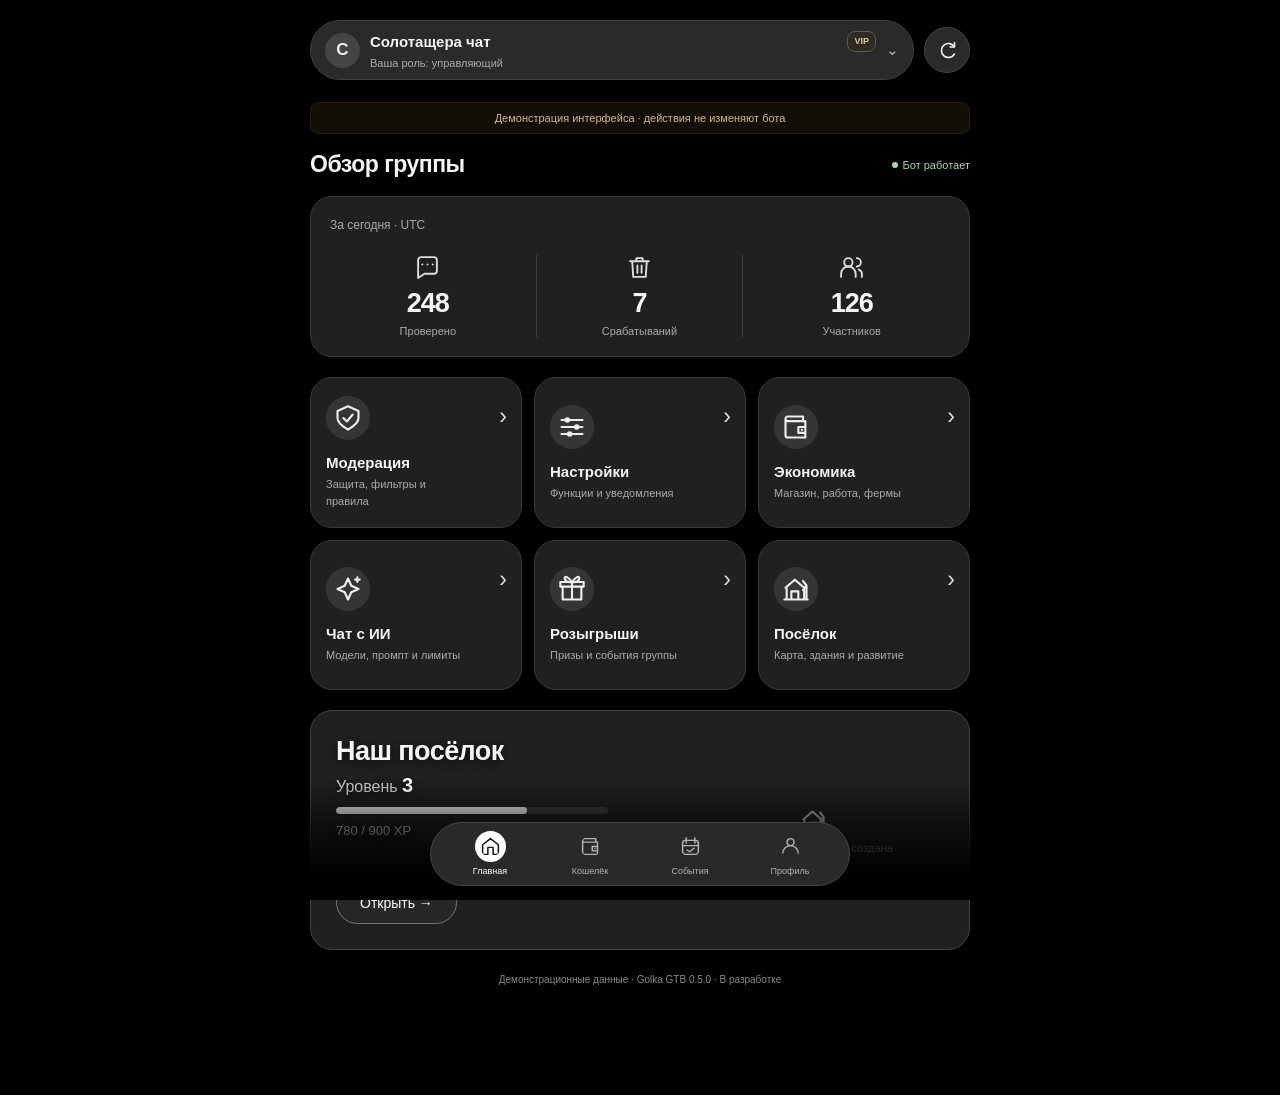
<file: index (13).html>
<!doctype html>
<html lang="ru">
<head>
<meta charset="utf-8"><meta name="viewport" content="width=device-width, initial-scale=1, viewport-fit=cover"><meta name="theme-color" content="#000000"><meta name="color-scheme" content="dark"><meta name="referrer" content="no-referrer"><meta http-equiv="Content-Security-Policy" content="default-src 'self'; script-src 'self' 'unsafe-inline' https://telegram.org; style-src 'self' 'unsafe-inline'; img-src 'self' blob: data:; connect-src https:; base-uri 'none'; form-action 'none'">
<title>Golka GTB · Мини-приложение</title>
<script src="https://telegram.org/js/telegram-web-app.js"></script>
<style>
:root{--bg:#0a111e;--panel:#121f31;--panel2:#17283d;--line:#25364c;--text:#f1f5fc;--muted:#97aac6;--cyan:#35d4f7;--blue:#458aff;--green:#3de59d;--yellow:#f8c955;--red:#ff7f91;--safe:env(safe-area-inset-bottom,0px);font-family:Inter,-apple-system,BlinkMacSystemFont,"Segoe UI",sans-serif;color-scheme:dark}
*{box-sizing:border-box}body{margin:0;background:linear-gradient(180deg,#080f1c 0%,#0e1d2d 48%,#18364a 100%) fixed;color:var(--text);font-size:15px;-webkit-tap-highlight-color:transparent}button,input,select,textarea{font:inherit}button{color:inherit;cursor:pointer}button:disabled{opacity:.42;cursor:default}button:focus-visible,a:focus-visible,input:focus-visible,textarea:focus-visible,select:focus-visible{outline:2px solid var(--cyan);outline-offset:4px}button{touch-action:manipulation}button svg{pointer-events:none}.shell{max-width:720px;margin:auto;padding:0 20px calc(110px + var(--safe));min-height:100dvh}.topbar{display:flex;align-items:center;justify-content:space-between;padding:22px 0 24px}.brand{display:flex;align-items:center;gap:11px}.brand-logo{height:40px;width:40px;border-radius:14px;display:grid;place-items:center;font-size:26px;font-weight:850;background:linear-gradient(180deg,#25def8,#2379f8 60%,#925aff);box-shadow:0 6px 26px #249cff33;transform:rotate(-7deg)}.brand h1{font-size:18px;letter-spacing:-.6px;margin:0 0 4px}.eyebrow{font-size:11px;letter-spacing:1.8px;text-transform:uppercase;color:var(--muted)}.icon-btn{border:1px solid var(--line);background:#152235;border-radius:14px;height:40px;width:40px;display:grid;place-items:center}.icon{width:23px;height:23px;display:inline-block;vertical-align:middle;fill:none;stroke:currentColor;stroke-width:1.8;stroke-linecap:round;stroke-linejoin:round}.group-picker{width:100%;padding:15px;border:1px solid var(--line);background:linear-gradient(180deg,#132033,#1b2d43);border-radius:19px;display:flex;align-items:center;text-align:left;gap:13px;box-shadow:0 10px 26px #0002}.group-avatar{height:47px;width:47px;flex-shrink:0;border-radius:16px;background:linear-gradient(180deg,#4279e8,#2ed7f1);display:grid;place-items:center;color:white;font-weight:750;font-size:23px}.group-title{font-weight:700;font-size:16px;display:block;max-width:440px;overflow:hidden;text-overflow:ellipsis;white-space:nowrap}.group-sub{font-size:12px;color:var(--muted);display:block;margin-top:5px}.chevron{margin-left:auto;color:#8ea9cd}.statusbar{display:flex;justify-content:space-between;align-items:center;gap:8px;margin:15px 0 26px;padding:12px 14px;background:#111f2d;border:1px solid #1c3341;border-radius:15px;color:var(--green);font-size:13px}.statusdot{display:inline-block;width:8px;height:8px;background:currentColor;border-radius:50%;box-shadow:0 0 10px #3de59d66;margin-right:7px}.tier{padding:5px 10px;color:var(--yellow);border:1px solid #8d691b;background:linear-gradient(180deg,#674e1344,#553c1177);border-radius:9px;font-weight:750;font-size:11px;white-space:nowrap}.tier.free{color:var(--muted);border-color:var(--line);background:#233049}.heading{display:flex;justify-content:space-between;align-items:center;margin-bottom:18px;gap:8px}h2{font-size:25px;margin:0;letter-spacing:-.8px}h3{font-size:16px;margin:0 0 6px;letter-spacing:-.2px}.role{font-size:11px;color:var(--muted)}.role b{color:var(--cyan);font-weight:500}.card{border:1px solid var(--line);border-radius:20px;background:linear-gradient(180deg,#111c2c,#192a3e);box-shadow:inset 0 1px 0 #ffffff06,0 8px 22px #0001;padding:19px;margin-bottom:16px}.caption{color:var(--muted);font-size:12px;line-height:1.65}.stats{display:grid;grid-template-columns:repeat(3,1fr);margin-top:19px}.stat{padding:0 10px;border-right:1px solid var(--line);text-align:center}.stat:first-child{padding-left:0}.stat:last-child{border:0;padding-right:0}.stat .icon{width:25px;height:25px;color:var(--cyan);margin-bottom:9px}.stat:nth-child(2) .icon{color:var(--red)}.stat:nth-child(3) .icon{color:#a396ff}.stat-number{font-size:27px;line-height:1.1;font-weight:750;letter-spacing:-1px}.stat-label{font-size:11px;color:var(--muted);margin-top:7px}.feature-grid{display:grid;grid-template-columns:1fr 1fr;gap:12px;margin:20px 0}.feature-card{background:linear-gradient(180deg,#111d2b,#1b2c43);border:1px solid #2b3e57;border-radius:19px;min-height:130px;padding:18px 15px;text-align:left;position:relative;transition:transform .15s,border-color .15s}.feature-card:hover{transform:translateY(-2px);border-color:#4488a2}.feature-card .feature-icon{display:flex;width:44px;height:44px;border-radius:13px;align-items:center;justify-content:center;margin-bottom:14px;background:linear-gradient(180deg,#1268b44d,#28486e);color:#70dcff;box-shadow:inset 0 1px 1px #ffffff22,0 6px 15px #0003}.feature-card:nth-child(2) .feature-icon{color:#bc9aff;background:linear-gradient(180deg,#37276255,#554477)}.feature-card:nth-child(3) .feature-icon{color:#ffcf66;background:linear-gradient(180deg,#6e461355,#705a2c)}.feature-card:nth-child(4) .feature-icon{color:#c5a0ff;background:linear-gradient(180deg,#461b8a55,#6c45ad)}.feature-card:nth-child(5) .feature-icon{color:#ffa1ac;background:linear-gradient(180deg,#77214955,#823c5c)}.feature-card:nth-child(6) .feature-icon{color:#86e4b8;background:linear-gradient(180deg,#12423155,#346454)}.feature-card .icon{width:28px;height:28px}.feature-card strong{font-size:15px;display:block;margin-bottom:5px}.feature-card small{color:var(--muted);font-size:11px;line-height:1.5;display:block;max-width:145px}.feature-arrow{position:absolute;top:25px;right:14px;color:#748da9;font-size:23px}.village-hero{position:relative;overflow:hidden;min-height:214px;padding:23px;background:linear-gradient(180deg,#11273b,#102429 80%);border:1px solid #2f4d61;border-radius:22px;margin-top:20px}.village-hero .village-art{position:absolute;right:-22px;bottom:-25px;width:60%;height:245px;opacity:.95;pointer-events:none;filter:drop-shadow(0 7px 12px #0008)}.village-info{position:relative;width:56%;z-index:1}.village-info h2{font-size:23px}.village-info p{color:var(--muted);font-size:13px;margin:11px 0}.village-info b{color:var(--cyan)}.progress{height:7px;background:#22364e;border-radius:20px;overflow:hidden;margin:12px 0 7px}.progress>i{display:block;height:100%;background:linear-gradient(180deg,#6aecf5,#26b7e8);border-radius:20px}.village-info .caption{font-size:11px}.btn{border:1px solid #336482;background:#162c40;color:var(--cyan);padding:12px 16px;min-height:44px;border-radius:13px;display:inline-flex;justify-content:center;align-items:center;gap:9px;font-weight:650;font-size:13px;text-decoration:none}.btn.primary{background:linear-gradient(180deg,#4584ee,#27c4eb);border-color:#4ec7f0;color:#071724;box-shadow:0 5px 20px #179adb22}.btn.secondary{background:#1a2a40;color:#b9cae1;border-color:var(--line)}.btn.danger{color:var(--red);background:#61324433;border-color:#794358}.btn.wide{width:100%}.village-info .btn{margin-top:14px;padding:10px 16px}.bottom-nav{position:fixed;bottom:0;left:50%;transform:translateX(-50%);width:min(100%,720px);z-index:10;display:grid;grid-template-columns:repeat(4,1fr);padding:12px 13px calc(12px + var(--safe));background:linear-gradient(#122033ee,#0d1728fa);backdrop-filter:blur(20px);border-top:1px solid #2a3c54;box-shadow:0 -12px 40px #070d1644;border-radius:25px 25px 0 0}.nav-item{border:0;background:transparent;color:#8fabc9;display:flex;align-items:center;flex-direction:column;gap:6px;padding:5px;border-radius:10px;position:relative;font-size:10px}.nav-item .icon{width:23px;height:23px}.nav-item.active{color:var(--cyan)}.nav-item.active:after{content:'';height:3px;width:27px;border-radius:5px;background:var(--cyan);position:absolute;bottom:-8px;box-shadow:0 0 12px #22d2f666}.section-label{text-transform:uppercase;color:var(--muted);font-size:10px;letter-spacing:1.5px;margin:25px 0 12px}.row{display:flex;align-items:center;gap:13px;padding:15px 0;border-bottom:1px solid #283a4c88;text-align:left;width:100%;background:none;color:inherit;border-left:0;border-right:0;border-top:0}.row:last-child{border-bottom:0;padding-bottom:2px}.row:first-child{padding-top:2px}.row-body{flex:1;min-width:0}.row strong{display:block;font-size:14px;font-weight:600}.row small{display:block;color:var(--muted);font-size:12px;line-height:1.5;margin-top:5px}.switch{flex-shrink:0;width:43px;height:25px;border:1px solid #46576e;background:#304056;border-radius:20px;position:relative;padding:0}.switch:after{content:'';position:absolute;top:3px;left:3px;border-radius:50%;width:17px;height:17px;background:#acbcd0;transition:transform .18s,background .18s}.switch[aria-checked=true]{background:#25bcd22a;border-color:#25aabd}.switch[aria-checked=true]:after{background:var(--cyan);transform:translateX(18px);box-shadow:0 0 10px #2cd7ee44}.switch[aria-busy=true]{opacity:.5}.chips{display:flex;gap:7px;flex-wrap:wrap;margin:12px 0}.chip{font-size:11px;background:#22344b;border:1px solid #334c69;color:#b7cce4;padding:6px 10px;border-radius:9px}.chip.on{color:var(--cyan);border-color:#35738c;background:#16414e55}.wallet-hero{padding:24px;background:linear-gradient(180deg,#152033,#203d56);border-color:#2b5065}.wallet-total{font-size:39px;font-weight:750;letter-spacing:-1.5px;margin:13px 0}.wallet-total span{font-size:22px;color:var(--muted);font-weight:400}.wallet-secondary{display:flex;align-items:center;gap:9px;color:#ffda6b;font-size:17px}.wallet-actions{display:flex;gap:10px;margin-top:22px}.wallet-actions .btn{flex:1}.two-col{display:grid;grid-template-columns:1fr 1fr;gap:12px}.mini-card{padding:18px;border:1px solid var(--line);border-radius:17px;background:#152236}.mini-card .icon{color:var(--cyan);margin-bottom:13px}.big{font-size:25px;font-weight:750;margin:8px 0}.empty{text-align:center;padding:28px 15px;color:var(--muted);font-size:13px;line-height:1.7}.empty .icon{width:40px;height:40px;display:block;margin:0 auto 13px;color:#53799c}.note{font-size:12px;line-height:1.7;padding:14px 16px;border-radius:14px;border:1px solid #2c4a64;color:#a8c8e2;background:#152b3d;margin:15px 0}.note.warning{color:#e1c58b;border-color:#5f5032;background:#44382044}.page-title{display:flex;align-items:center;gap:10px;margin:2px 0 20px}.page-title .icon{color:var(--cyan)}.page-title h2{font-size:24px}.muted{color:var(--muted)}.profile-head{display:flex;gap:16px;align-items:center;margin:25px 0}.profile-avatar{width:65px;height:65px;border-radius:21px;background:linear-gradient(180deg,#7362c0,#2a8caf);display:grid;place-items:center;font-size:29px;font-weight:700}.field-label{display:block;margin:15px 0 8px;color:var(--muted);font-size:12px}input,textarea,select{width:100%;padding:13px;border:1px solid #364a64;border-radius:12px;background:#0e1c2d;color:var(--text);min-height:46px}textarea{resize:vertical;min-height:180px;line-height:1.65}select{appearance:auto}dialog{border:1px solid #35516f;border-radius:24px;background:#122135;color:var(--text);padding:24px;width:min(94%,500px);max-height:85dvh;box-shadow:0 25px 90px #000a}dialog::backdrop{background:#030811c4;backdrop-filter:blur(6px)}dialog .dialog-head{display:flex;align-items:center;justify-content:space-between;gap:10px;margin-bottom:20px}dialog h2{font-size:21px}.dialog-actions{display:flex;gap:10px;margin-top:20px}.dialog-actions .btn{flex:1}.toast{position:fixed;bottom:calc(95px + var(--safe));left:50%;transform:translate(-50%,20px);opacity:0;pointer-events:none;background:#203851;border:1px solid #42627f;color:#f4f8ff;box-shadow:0 10px 40px #0008;padding:13px 20px;border-radius:14px;max-width:90%;font-size:13px;z-index:100;transition:.2s;text-align:center}.toast.show{opacity:1;transform:translate(-50%,0)}.demo-banner{font-size:11px;text-align:center;padding:9px;border-radius:9px;background:#604d2433;color:#d4ba80;margin:0 0 17px;border:1px solid #6e5d3733}.error-box{padding:25px;text-align:center;line-height:1.8}.error-box h2{font-size:22px;margin-bottom:13px}.error-box p{color:var(--muted);font-size:13px}.loading{min-height:220px;display:grid;place-items:center;color:var(--muted)}.loader{width:26px;height:26px;border:2px solid #28465a;border-top-color:var(--cyan);border-radius:50%;animation:spin .8s linear infinite;margin:0 auto 15px}@keyframes spin{to{transform:rotate(360deg)}}.view{animation:appear .22s ease}@keyframes appear{from{opacity:0;transform:translateY(5px)}to{opacity:1;transform:translateY(0)}}.map-image{width:100%;border-radius:15px;display:block;margin:16px 0;border:1px solid var(--line)}.text-content{white-space:pre-wrap;font-size:13px;line-height:1.8;color:#c5d2e6;overflow-wrap:anywhere}.tiny{font-size:11px}.event-mark{width:34px;height:34px;border-radius:11px;background:#24455b55;display:grid;place-items:center;color:var(--cyan);flex-shrink:0}.event-mark .icon{width:17px;height:17px}.connected-label{font-size:10px;color:#637c99;text-align:center;margin-top:24px}.filter{margin-bottom:8px}.version-block{border-bottom:1px solid var(--line);padding:16px 0}.version-block h3{color:var(--cyan)}.version-block p{line-height:1.75;font-size:12px;white-space:pre-line;color:var(--muted)}@media(min-width:600px){.shell{padding-left:30px;padding-right:30px}.feature-grid{grid-template-columns:repeat(3,1fr)}.feature-card{min-height:150px}.village-hero{min-height:230px}.village-info{width:52%}.village-hero .village-art{width:50%;right:10px;height:280px}.topbar{padding-top:30px}}@media(max-width:350px){.shell{padding-left:12px;padding-right:12px}.feature-card{padding:14px 11px}.group-title{max-width:210px}h2{font-size:22px}.role{max-width:110px;text-align:right}.stat-number{font-size:23px}}@media(prefers-reduced-motion:reduce){*,*:before,*:after{animation:none!important;transition:none!important;scroll-behavior:auto!important}}

[hidden]{display:none!important}.topbar{gap:15px;padding:22px 0 18px}.topbar .group-picker{flex:1;min-width:0;width:auto;background:none;border:0;box-shadow:none;padding:0}.group-text{flex:1;min-width:0}.topbar .group-title{font-size:18px;max-width:100%;letter-spacing:-.4px}.topbar .icon-btn{flex-shrink:0}.group-avatar,.profile-avatar{overflow:hidden;position:relative}.avatar-photo{width:100%;height:100%;object-fit:cover;display:block}.village-hero.map-hero{padding:0;background:#132335;min-height:0}.village-cover{height:210px;display:grid;place-items:center;background:#0e1a27;overflow:hidden}.village-cover img{width:100%;height:100%;max-height:210px;object-fit:contain;display:block}.village-summary{padding:19px}.village-summary .heading{margin-bottom:8px}.village-summary h2{font-size:21px}.village-summary .progress{max-width:70%;margin-top:15px}.map-placeholder{display:grid;place-items:center;text-align:center;gap:10px;min-height:150px;padding:20px;color:var(--muted);font-size:12px}.map-placeholder .icon{width:35px;height:35px;color:#6587a5}.village-level{font-size:12px;color:var(--cyan)}

.village-hero.map-hero{position:relative;min-height:190px;background:linear-gradient(180deg,#0b1828,#18344a);isolation:isolate}.map-hero .village-cover{position:absolute;inset:0 0 0 auto;height:100%;width:78%;background:transparent;overflow:hidden;pointer-events:none;-webkit-mask-image:linear-gradient(90deg,transparent 0%,#0003 15%,#000b 38%,#000 60%);mask-image:linear-gradient(90deg,transparent 0%,#0003 15%,#000b 38%,#000 60%)}.map-hero .village-cover img{position:absolute;inset:0;width:100%;height:100%;max-height:none;object-fit:cover;object-position:60% center}.map-hero .village-cover:after{display:none}.map-hero .village-summary{position:relative;z-index:1;padding:19px 20px;width:58%;min-height:190px;display:flex;flex-direction:column;align-items:flex-start;text-shadow:0 2px 9px #05111aaa}.map-hero .village-summary h2{font-size:21px;margin:0 0 7px;letter-spacing:-.55px;white-space:nowrap}.map-hero .village-level{color:#bed8ee;font-size:13px;margin-bottom:0}.map-hero .village-level b{color:var(--cyan);font-size:16px}.map-hero .village-summary .progress{width:100%;max-width:100%;height:7px;margin:10px 0 6px}.map-hero .village-summary .caption{font-size:11px;color:#b4d4ed;white-space:nowrap}.map-hero .village-summary>div:last-child{margin-top:auto!important;padding-top:13px}.map-hero .btn{min-height:36px;border-radius:22px;padding:8px 17px;background:#0a2941bb;border-color:#24c5ee;font-size:12px;box-shadow:0 0 18px #19b8df13}.map-hero .map-placeholder{position:absolute;right:0;top:0;width:62%;height:100%;font-size:11px;color:#90acc6;gap:8px;align-content:center;padding:12px;z-index:1}.map-hero .map-placeholder .icon{width:27px;height:27px}@media(min-width:600px){.village-hero.map-hero,.map-hero .village-summary{min-height:238px}.map-hero .village-summary{width:49%;padding:25px}.map-hero .village-cover{width:76%}.map-hero .village-summary h2{font-size:27px}.map-hero .village-level{font-size:16px}.map-hero .village-level b{font-size:20px}.map-hero .village-summary .caption{font-size:13px}.map-hero .btn{font-size:14px;min-height:43px;padding:10px 23px}}

/* Wallet cards: the inactive card recedes; no glow or decorative effects. */
.wallet-carousel{position:relative;height:205px;margin:4px -20px 0;perspective:900px;overflow:hidden;touch-action:pan-y}
.currency-card{position:absolute;left:20px;top:0;width:calc(100% - 65px);height:192px;border:1px solid #43b4df;border-radius:20px;padding:21px 23px;background:linear-gradient(180deg,#087fbd,#07568b);color:#fff;transform-origin:left center;transition:transform .32s ease,opacity .32s ease;display:flex;flex-direction:column;justify-content:space-between;backface-visibility:hidden;cursor:pointer;text-align:left}
.currency-card.energy{background:linear-gradient(180deg,#8550bd,#56317e);border-color:#a67bcb}
.currency-card.selected{z-index:2;transform:translateX(0) rotateY(0deg)}
.currency-card.after{z-index:1;transform:translateX(calc(100% + 10px)) rotateY(48deg);opacity:.95}
.currency-card.before{z-index:1;transform-origin:right center;transform:translateX(calc(-100% - 10px)) rotateY(-48deg);opacity:.95}
.currency-card-header{display:flex;justify-content:space-between;font-size:17px;font-weight:650;gap:8px}.currency-card-header span:last-child{font-size:20px}
.currency-card-label{font-size:13px;color:#d0e6f3;margin-bottom:9px}.currency-card-balance{font-size:34px;line-height:1.15;letter-spacing:-.8px;font-weight:650;font-variant-numeric:tabular-nums;overflow-wrap:anywhere}.currency-card-footer{font-size:11px;color:#c3daea;overflow:hidden;text-overflow:ellipsis;white-space:nowrap}
.wallet-dots{display:flex;justify-content:center;gap:8px;margin:5px 0 17px}.wallet-dots button{width:8px;height:8px;padding:0;border:0;border-radius:50%;background:#385671}.wallet-dots button[aria-pressed=true]{background:var(--cyan)}
.wallet-quick{display:grid;grid-template-columns:repeat(3,1fr);gap:9px;margin:0 0 25px}.wallet-quick .btn{padding:12px 5px;font-size:12px;font-weight:500;background:transparent;border-color:#41677f;gap:7px;color:#e4edf6}.wallet-quick .icon{width:19px;height:19px}
.wallet-history{margin:0 0 24px}.wallet-history .heading{margin-bottom:6px}.wallet-history h3{font-size:19px;margin:0}.history-all{background:none;border:0;color:var(--cyan);padding:9px 0;font-size:12px}.history-row{display:flex;align-items:center;gap:12px;padding:17px 0;border-bottom:1px solid #294253}.history-row:last-child{border-bottom:0}.history-avatar{border-radius:50%;width:37px;height:37px;background:#2b455a;display:grid;place-items:center;flex-shrink:0;color:#deebf5}.history-row strong{font-size:13px;font-weight:500;display:block}.history-row small{display:block;color:var(--muted);font-size:11px;margin-top:5px}.history-amount{margin-left:auto;white-space:nowrap;font-size:14px;font-variant-numeric:tabular-nums}.history-amount.positive{color:#84e4ba}
.panel-body{white-space:pre-wrap;overflow-wrap:anywhere;line-height:1.65;font-size:14px}.panel-buttons{display:grid;gap:8px;margin-top:20px}.panel-button-row{display:flex;gap:8px;flex-wrap:wrap}.panel-button-row .btn{flex:1;min-width:95px;font-weight:500}.panel-form{margin-top:18px}.panel-form textarea{min-height:90px}.panel-form input{width:100%}.panel-map{max-width:100%;border-radius:16px;margin-top:14px}
@media(min-width:600px){.wallet-carousel{height:248px}.currency-card{height:235px;padding:25px 30px}.currency-card-balance{font-size:42px}.currency-card-header{font-size:20px}.currency-card-label{font-size:15px}.currency-card-footer{font-size:13px}}
@media(prefers-reduced-motion:reduce){.currency-card{transition:none}}


/* Chat-inspired dark theme: neutral controls, colored currency cards. */
:root{--bg:#000;--panel:#242424;--panel2:#2d2d2d;--line:#404040;--text:#f5f5f5;--muted:#aaa;--cyan:#f5f5f5;--blue:#eee;--green:#a4dbaf;--yellow:#dfc98d;--red:#f39a9f;font-family:-apple-system,BlinkMacSystemFont,"Segoe UI",Roboto,Arial,sans-serif}
body{background:#000;color:var(--text)}
.topbar{gap:10px;padding-top:20px;padding-bottom:22px}
.topbar .group-picker{background:#2a2a2a;border:1px solid #414141;border-radius:32px;padding:10px 14px;gap:10px;min-height:58px}
.topbar .group-title{font-size:15px;letter-spacing:0}.group-sub{font-size:11px;color:#aaa}.chevron{color:#bbb}
.group-avatar{height:35px;width:35px;border-radius:50%;background:#444;color:#eee;font-size:17px}
.icon-btn{border:1px solid #454545;background:#2a2a2a;border-radius:50%;width:46px;height:46px}.icon-btn .icon{width:21px;height:21px}
h2{letter-spacing:-.5px}.page-title{margin-bottom:18px}.page-title .icon{display:none}.page-title h2{font-size:25px}
.card,.mini-card,.feature-card{background:#202020;border-color:#393939;box-shadow:none;border-radius:22px}
.feature-card:hover{border-color:#666;transform:none}.feature-card .feature-icon,.feature-card:nth-child(n) .feature-icon{color:#eee;background:#353535;box-shadow:none;border-radius:50%}
.feature-arrow,.role b,.version-block h3,.stat .icon,.stat:nth-child(n) .icon,.mini-card .icon{color:#ddd}
.statusbar{background:#202020;border-color:#383838;border-radius:24px}.statusdot{box-shadow:none}.tier{background:#2d2b23;border-color:#635b42}.tier.free{background:#303030;border-color:#484848}
.btn,.btn.secondary{background:#2d2d2d;border-color:#484848;color:#f5f5f5;border-radius:25px;box-shadow:none;font-weight:500}
.btn:hover{background:#383838}.btn.primary{background:#f3f3f3;border-color:#f3f3f3;color:#111;box-shadow:none}.btn.primary:hover{background:#ddd}.btn.danger{background:#392427;border-color:#694347;color:#ffb1b5}
.row{border-bottom-color:#333}.event-mark{background:#303030;color:#ddd;border-radius:50%}
.progress{background:#3a3a3a}.progress>i{background:#e5e5e5}
.switch{background:#414141;border-color:#5b5b5b}.switch:after{background:#b5b5b5}.switch[aria-checked=true]{background:#eee;border-color:#eee}.switch[aria-checked=true]:after{background:#171717;box-shadow:none}
.chip,.chip.on{background:#303030;border-color:#4c4c4c;color:#eee;border-radius:14px}
.note{background:#222;border-color:#424242;color:#ccc}.note.warning{background:#2b271d;border-color:#5b5138;color:#ddca9d}
input,textarea,select{background:#181818;border-color:#505050;border-radius:17px;color:#f5f5f5}
dialog{background:#222;border-color:#494949;border-radius:28px;box-shadow:0 20px 70px #0009}dialog::backdrop{background:#000b;backdrop-filter:blur(3px)}
.toast{background:#333;border-color:#555;color:#fff;border-radius:24px;box-shadow:none}.text-content{color:#ddd}.empty .icon,.map-placeholder .icon{color:#aaa}.loader{border-color:#444;border-top-color:#eee}.connected-label{color:#888}.profile-avatar{background:#3b3b3b;border-radius:50%}
.bottom-nav{bottom:calc(12px + var(--safe));width:min(calc(100% - 24px),696px);padding:9px 12px 10px;border:1px solid #454545;border-radius:34px;background:#2b2b2b;backdrop-filter:none;box-shadow:none}
.nav-item{color:#b2b2b2;font-size:10px;gap:5px;padding:2px 4px}.nav-item .icon{width:34px;height:34px;padding:6px;box-sizing:content-box;border-radius:50%;stroke-width:1.7}.nav-item.active{color:#fff}.nav-item.active .icon{background:#fff;color:#111}.nav-item.active:after{display:none}
.wallet-dots button{background:#555}.wallet-dots button[aria-pressed=true]{background:#f5f5f5}
.wallet-quick{gap:8px;margin-bottom:25px}.wallet-quick .btn{background:#2c2c2c;border:1px solid #484848;border-radius:28px;color:#f5f5f5;min-height:47px;padding:11px 4px;font-size:12px}.wallet-quick .btn:hover{background:#383838}
.history-all{color:#bbb}.history-row{border-bottom-color:#343434}.history-avatar{background:#2b2b2b;color:#e9e9e9;border:1px solid #3a3a3a}.history-amount.positive{color:#a4dbaf}.history-row strong{font-weight:600}
.village-hero.map-hero{background:#202020;border-color:#454545}.map-hero .village-summary{text-shadow:0 2px 9px #000b}.map-hero .village-level,.map-hero .village-summary .caption{color:#ccc}.map-hero .village-level b{color:#fff}.map-hero .btn{background:#292929e6;border-color:#777;color:#fff;box-shadow:none}.map-hero .map-placeholder{color:#aaa}
@media(max-width:350px){.wallet-quick{gap:5px}.wallet-quick .btn{font-size:11px;gap:4px}.wallet-quick .icon{width:16px;height:16px}.nav-item{font-size:9px}.topbar .group-title{font-size:13px}}


/* Compact capsule navigation. */
.bottom-nav{width:min(calc(100% - 40px),420px);bottom:calc(14px + var(--safe));border-radius:999px;padding:7px 10px;background:#292929;align-items:center;gap:2px}
.nav-item{padding:1px 3px;gap:3px;font-size:9px;line-height:12px;min-width:0;border-radius:999px}
.nav-item .icon{width:21px;height:21px;padding:5px;box-sizing:content-box;border-radius:50%}
.nav-item.active .icon{background:#fff;color:#111}
@media(max-width:350px){.bottom-nav{width:calc(100% - 24px);padding:6px 8px}.nav-item{font-size:8px}.nav-item .icon{width:19px;height:19px;padding:5px}}


/* Fade scrolling content beneath the floating navigation. */
body::after{content:"";position:fixed;left:0;right:0;bottom:0;height:calc(120px + var(--safe));background:linear-gradient(to bottom,transparent 0%,rgba(0,0,0,.5) 35%,rgba(0,0,0,.94) 73%,#000 100%);pointer-events:none;z-index:9}

.version-block ul{padding-left:19px;margin:12px 0 0;color:var(--muted);font-size:13px;line-height:1.65}.version-block li{margin:0 0 10px;padding-left:3px}

.group-name-line{display:flex;align-items:center;gap:7px;min-width:0}.group-name-line .group-title{flex:1;min-width:0}.group-name-line .tier{flex-shrink:0;padding:3px 6px;font-size:9px;border-radius:8px;line-height:13px}.overview-heading{gap:10px;margin-top:7px}.overview-heading h2{font-size:23px;white-space:nowrap}.overview-status{display:inline-flex;align-items:center;justify-content:flex-end;flex-shrink:0;color:var(--green);font-size:11px;white-space:nowrap}.overview-status .statusdot{width:6px;height:6px;margin-right:5px}.overview-status.paused{color:var(--yellow)}
@media(max-width:350px){.overview-heading h2{font-size:20px}.overview-status{font-size:10px}.group-name-line{gap:4px}.group-name-line .tier{font-size:8px;padding:2px 4px}}


.currency-card-footer{display:flex;align-items:center;justify-content:space-between;gap:10px;overflow:visible;white-space:normal}.currency-card-footer>span{min-width:0;overflow:hidden;text-overflow:ellipsis;white-space:nowrap}.card-topup{border:1px solid #ffffff65;border-radius:999px;background:#0002;color:#fff;padding:7px 12px;flex-shrink:0;font-size:11px;line-height:15px;min-height:31px}.card-topup:hover{background:#0004}.currency-card:not(.selected) .card-topup{visibility:hidden;pointer-events:none}
@media(max-width:350px){.card-topup{font-size:10px;padding:5px 9px}.currency-card-footer{gap:6px}}


.topup-caption{color:var(--muted);font-size:13px;margin:0 0 22px}.topup-form .field-label{margin:0 0 9px}.topup-quantity{display:flex;align-items:center;gap:12px;background:#181818;border:1px solid #505050;border-radius:20px;padding:10px 17px}.topup-quantity:focus-within{border-color:#aaa}.topup-quantity input{background:none;border:0;border-radius:0;min-height:46px;padding:0;font-size:30px;font-weight:600;outline:none;min-width:0;appearance:textfield;-moz-appearance:textfield}.topup-quantity input::-webkit-inner-spin-button,.topup-quantity input::-webkit-outer-spin-button{-webkit-appearance:none;margin:0}.topup-quantity span{font-size:25px}.topup-presets{display:grid;grid-template-columns:repeat(3,1fr);gap:8px;margin:10px 0}.topup-presets button{padding:9px 5px;border-radius:18px;border:1px solid #454545;background:#303030;font-size:12px}.topup-presets button[aria-pressed=true]{border-color:#ddd;background:#454545;color:#fff}.topup-hint{font-size:11px;color:var(--muted);margin:8px 0 20px}.topup-price{display:flex;justify-content:space-between;align-items:center;font-size:14px;gap:10px;margin-bottom:7px}.topup-price strong{font-size:24px}.topup-rate{color:var(--muted);font-size:12px;margin-bottom:16px}.topup-tiers{display:grid;grid-template-columns:repeat(3,1fr);gap:8px;margin-bottom:20px}.topup-tiers div{border:1px solid #3c3c3c;border-radius:14px;text-align:center;padding:9px 4px;color:#aaa;font-size:10px;line-height:1.7}.topup-tiers b{display:block;color:#ddd;font-weight:500;font-size:12px}.topup-tiers .selected{border-color:#888;background:#303030;color:#eee}.topup-cancel{display:block;width:100%;padding:10px;border:0;background:none;color:#aaa;font-size:12px;margin-top:6px}.topup-error{color:var(--red);font-size:12px;line-height:1.5;margin:0 0 12px}.topup-footnote{color:#999;font-size:11px;text-align:center;margin:10px 0 0}.topup-form .btn.primary{min-height:47px}

#topup-validation:empty{display:none}.topup-price{margin-bottom:20px}

.build-state{font-size:10px;font-weight:500;color:#c9ba8d;border:1px solid #5a5340;border-radius:20px;padding:4px 8px;margin-left:9px;vertical-align:middle;letter-spacing:0}.commerce-caption{color:#aaa;line-height:1.6;font-size:12px;margin:0 0 17px}.commerce-form .field-label{margin-top:16px}.currency-choices,.store-tabs{display:flex;gap:7px;margin:10px 0 17px}.currency-choices button,.store-tabs button{flex:1;min-width:0;padding:10px 6px;border:1px solid #454545;border-radius:19px;background:#2d2d2d;color:#bbb;font-size:12px}.currency-choices button[aria-pressed=true],.store-tabs button[aria-pressed=true]{color:#111;background:#eee;border-color:#eee}.commerce-balance{font-size:12px;color:#aaa;margin:8px 0}.commerce-amount{display:flex;align-items:center;border:1px solid #505050;border-radius:18px;background:#181818;padding:0 14px;gap:8px}.commerce-amount input{border:0;background:none;border-radius:0;padding:13px 0;min-width:0;font-size:24px;outline:none}.commerce-amount span{white-space:nowrap;color:#ddd}.amount-shortcuts{display:flex;gap:8px;margin:9px 0 19px}.amount-shortcuts button{border:1px solid #444;background:#303030;border-radius:18px;font-size:11px;padding:7px 13px;color:#ddd}.commerce-form .btn.primary{margin-top:8px}.commerce-error{color:var(--red);font-size:12px;line-height:1.55;margin:10px 0}.commerce-error:empty{display:none}.checkout-amount{text-align:center;font-size:35px;font-weight:650;letter-spacing:-.7px;margin:19px 0 24px}.checkout-summary{border:1px solid #3c3c3c;border-radius:20px;padding:3px 15px;margin-bottom:18px}.checkout-summary>div{display:flex;justify-content:space-between;align-items:flex-start;gap:16px;padding:12px 0;border-bottom:1px solid #393939;font-size:12px;line-height:1.5}.checkout-summary>div:last-child{border:0}.checkout-summary span{color:#aaa;flex-shrink:0}.checkout-summary strong{font-weight:500;overflow-wrap:anywhere;text-align:right}.checkout-buttons{display:grid;gap:9px}.receipt-icon{width:53px;height:53px;display:grid;place-items:center;border-radius:50%;margin:0 auto;color:#b8e8bf;background:#29382c;font-size:25px}.store-balance{font-size:12px;color:#aaa;margin-bottom:17px}.store-grid{display:grid;grid-template-columns:1fr 1fr;gap:10px;margin:10px 0 18px}.store-tile{padding:15px 12px;border:1px solid #444;background:#2a2a2a;border-radius:20px;text-align:left;display:flex;flex-direction:column;gap:8px;min-height:125px}.store-tile .icon{width:23px;height:23px;color:#ddd}.store-tile strong{font-weight:600;font-size:13px;line-height:1.45}.store-tile small{color:#aaa;font-size:11px;line-height:1.55}.store-price{margin-top:auto;font-weight:600;color:#eee;font-size:13px}.store-items{display:grid;gap:9px;margin:10px 0 18px}.store-item{display:flex;align-items:center;gap:12px;width:100%;padding:14px;border:1px solid #444;border-radius:19px;background:#292929;text-align:left}.store-item .row-body{flex:1}.store-item strong{display:block;font-size:13px;font-weight:600}.store-item small{display:block;color:#aaa;font-size:11px;margin-top:5px}.store-item>span:last-child{color:#eee;font-size:12px;white-space:nowrap}.store-footer{display:flex;gap:9px;margin-top:17px}.store-footer .btn{flex:1}.store-section-title{font-size:16px;margin:16px 0 8px}.commerce-form select{font-size:13px}.store-currency-icon{font-size:23px}.store-page-text{font-size:13px;line-height:1.7;color:#ccc;white-space:pre-wrap;margin:10px 0 17px}

</style>
</head>
<body>
<svg aria-hidden="true" style="position:absolute;width:0;height:0;overflow:hidden"><defs>
<symbol id="i-home" viewBox="0 0 24 24"><path d="m3 10 9-7 9 7v10a1 1 0 0 1-1 1h-5v-8H9v8H4a1 1 0 0 1-1-1Z"/></symbol>
<symbol id="i-shield" viewBox="0 0 24 24"><path d="m12 2 9 4v6c0 5-6 8-9 10-3-2-9-5-9-10V6Z"/><path d="m8 12 3 3 5-6"/></symbol>
<symbol id="i-settings" viewBox="0 0 24 24"><path d="M3 6h18M3 12h18M3 18h18"/><circle cx="8" cy="6" r="2.4" fill="currentColor" stroke="none"/><circle cx="16" cy="12" r="2.4" fill="currentColor" stroke="none"/><circle cx="10" cy="18" r="2.4" fill="currentColor" stroke="none"/></symbol>
<symbol id="i-wallet" viewBox="0 0 24 24"><path d="M20 7H5a2 2 0 0 1 0-4h13v4M3 5v14a2 2 0 0 0 2 2h15V7M20 12h-6v5h6"/><path d="M17 14.5h.1"/></symbol>
<symbol id="i-ai" viewBox="0 0 24 24"><path d="m12 3 2.8 6.2L21 12l-6.2 2.8L12 21l-2.8-6.2L3 12l6.2-2.8ZM20 2v4m-2-2h4"/></symbol>
<symbol id="i-gift" viewBox="0 0 24 24"><path d="M4 10h16v11H4zM2 6h20v4H2zM12 6v15"/><path d="M12 6C5 7 4 0 8 2c2 1 4 4 4 4Zm0 0c7 1 8-6 4-4-2 1-4 4-4 4Z"/></symbol>
<symbol id="i-village" viewBox="0 0 24 24"><path d="m3 11 8-7 8 7v10H4V11m4 10v-7h6v7M18 5l3 4-3 4m3-4v12M2 21h20"/></symbol>
<symbol id="i-users" viewBox="0 0 24 24"><circle cx="9" cy="7" r="4"/><path d="M2 21v-3a7 7 0 0 1 14 0v3M17 3a4 4 0 0 1 0 8m2 3a5 5 0 0 1 3 5v2"/></symbol>
<symbol id="i-trash" viewBox="0 0 24 24"><path d="M3 6h18M9 6V3h6v3M5 6l1 15h12l1-15M10 10v7m4-7v7"/></symbol>
<symbol id="i-chat" viewBox="0 0 24 24"><path d="M21 15a3 3 0 0 1-3 3H9l-6 4V5a3 3 0 0 1 3-3h12a3 3 0 0 1 3 3Z"/><path d="M7 9h.1M12 9h.1M17 9h.1"/></symbol>
<symbol id="i-calendar" viewBox="0 0 24 24"><rect x="3" y="5" width="18" height="16" rx="3"/><path d="M7 2v6m10-6v6M3 11h18m-13 5 3 2 5-4"/></symbol>
<symbol id="i-user" viewBox="0 0 24 24"><circle cx="12" cy="7" r="4"/><path d="M3 22v-2a9 9 0 0 1 18 0v2"/></symbol>
<symbol id="i-arrow" viewBox="0 0 24 24"><path d="M4 12h16m-6-6 6 6-6 6"/></symbol>
<symbol id="i-back" viewBox="0 0 24 24"><path d="M20 12H4m6-6-6 6 6 6"/></symbol>
<symbol id="i-refresh" viewBox="0 0 24 24"><path d="M20 8a8 8 0 1 0 0 8M20 3v5h-5"/></symbol>
<symbol id="i-bolt" viewBox="0 0 24 24"><path d="m13 2-9 12h7l-1 8 10-13h-8Z"/></symbol>
<symbol id="i-book" viewBox="0 0 24 24"><path d="M12 5C9 2 4 2 2 3v16c4-1 7-1 10 2 3-3 6-3 10-2V3c-2-1-7-1-10 2Zm0 0v16"/></symbol>
<symbol id="i-work" viewBox="0 0 24 24"><rect x="2" y="7" width="20" height="14" rx="3"/><path d="M8 7V3h8v4M2 12c6 5 14 5 20 0M10 13h4v4h-4Z"/></symbol>
<symbol id="i-send" viewBox="0 0 24 24"><path d="m22 2-7 20-4-9-9-4Z"/><path d="m22 2-11 11"/></symbol>
<symbol id="i-shop" viewBox="0 0 24 24"><path d="M5 7h14l2 14H3Z"/><path d="M8 8V6a4 4 0 0 1 8 0v2"/></symbol>
<symbol id="i-close" viewBox="0 0 24 24"><path d="m6 6 12 12M6 18 18 6"/></symbol>
</defs></svg>
<div class="shell">
<header class="topbar"><button id="group-picker" class="group-picker" data-action="groups" aria-label="Выбрать группу" hidden><span class="group-avatar" id="group-avatar">G</span><span class="group-text"><span class="group-name-line"><span class="group-title" id="group-title">Выберите группу</span><span class="tier" id="group-tier" hidden></span></span><span class="group-sub" id="group-sub">Управление группой</span></span><span class="chevron">⌄</span></button><button class="icon-btn" aria-label="Обновить данные" data-action="refresh"><svg class="icon"><use href="#i-refresh"/></svg></button></header>
<div id="demo-banner" class="demo-banner" hidden>Демонстрация интерфейса · действия не изменяют бота</div>
<main id="main" aria-live="polite"><div class="loading"><div><div class="loader"></div>Открываем вашу панель…</div></div></main>
</div>
<nav class="bottom-nav" aria-label="Основная навигация"><button class="nav-item active" data-view="home"><svg class="icon"><use href="#i-home"/></svg>Главная</button><button class="nav-item" data-view="wallet"><svg class="icon"><use href="#i-wallet"/></svg>Кошелёк</button><button class="nav-item" data-view="events"><svg class="icon"><use href="#i-calendar"/></svg>События</button><button class="nav-item" data-view="profile"><svg class="icon"><use href="#i-user"/></svg>Профиль</button></nav>
<dialog id="dialog"><div class="dialog-head"><h2 id="dialog-title"></h2><button class="icon-btn" data-action="close-dialog" aria-label="Закрыть"><svg class="icon"><use href="#i-close"/></svg></button></div><div id="dialog-body"></div></dialog><div id="toast" class="toast" role="status"></div>
<script>
'use strict';
// Публичный адрес API бота. Здесь никогда не должно быть токенов или API-ключей.
const API_BASE = 'https://golka-gtb-api.j.onjrnm.co.uk';
const FALLBACK_BOT = 'GolMod_bot';
const tg=window.Telegram?.WebApp;
const auth=tg?.initData||'';
const state={demo:!auth,user:null,groups:[],group:null,data:null,view:'home',history:[],bot:FALLBACK_BOT,loading:false,mapURL:null,currency:'coins',walletHistory:{},panel:null};
const main=document.getElementById('main');
const esc=v=>String(v??'').replace(/[&<>"']/g,c=>({'&':'&amp;','<':'&lt;','>':'&gt;','"':'&quot;',"'":'&#39;'}[c]));
const icon=n=>`<svg class="icon" aria-hidden="true"><use href="#i-${esc(n)}"/></svg>`;
const money=n=>new Intl.NumberFormat('ru-RU',{maximumFractionDigits:3}).format(Number(n)||0);
const duration=s=>{s=Math.max(0,Math.ceil(s));return s?[(s>=3600?Math.floor(s/3600)+'ч':''),(s>=60?Math.floor(s%3600/60)+'м':''),(s%60+'с')].filter(Boolean).join(' '):'Доступно сейчас'};
const fmtDate=v=>new Date(v*1000).toLocaleString('ru-RU',{day:'numeric',month:'short',hour:'2-digit',minute:'2-digit'});
const role=r=>({owner:'владелец бота',manager:'управляющий',member:'участник'}[r]||'участник');
const tier=g=>g.paid?({vip:'VIP',vipplus:'VIP+',standard:'Полный доступ'}[g.tier]||'Полный доступ'):'Бесплатный';
const vip=()=>!!state.data?.group.paid&&['vip','vipplus'].includes(state.data.group.tier);
const manager=()=>state.data?.group.role!=='member';
const heading=(title,i)=>`<div class="page-title">${icon(i)}<h2>${esc(title)}</h2></div>`;
const empty=(text,i='chat')=>`<div class="empty">${icon(i)}${esc(text)}</div>`;
const btn=(label,action,arg='',kind='')=>`<button class="btn ${kind}" data-action="${esc(action)}" data-arg="${esc(arg)}">${esc(label)}</button>`;
const LABELS={moderation_enabled:['Вся модерация','ИИ и встроенные проверки сообщений'],ai_moderation_enabled:['ИИ-модерация','Проверка по вашим правилам и категориям'],spam_enabled:['Антиспам','Одинаковые сообщения и обходы символами'],flood_enabled:['Антифлуд','Слишком частые сообщения участников'],delete_notifications:['Уведомления об удалении','Сообщать в группе о сработавшей проверке'],ai_chat_search:['Поиск в интернете','Использовать веб-поиск в ответах ИИ']};
const FEATURE_LABELS={'section.games':'Все игры','section.rp':'Ролевые команды',work:'Работа',study:'Обучение',deposit:'Депозит',slots:'Слоты DpC',dice:'Кубики',basketball:'Баскетбол',bowling:'Кегли',giveaway:'Розыгрыши',village:'Посёлок',ai:'Команда чата с ИИ',shop:'Магазин',market:'Маркет ферм',farms:'Автофермы',investments:'Инвестиции'};
let toastTimer;
function toast(text){const el=document.getElementById('toast');el.textContent=text;el.classList.add('show');clearTimeout(toastTimer);toastTimer=setTimeout(()=>el.classList.remove('show'),3400)}
function sheet(title,html){document.getElementById('dialog-title').textContent=title;document.getElementById('dialog-body').innerHTML=html;const d=document.getElementById('dialog');if(!d.open)d.showModal();tg?.BackButton?.show()}
function closeDialog(){state.panel=null;document.getElementById('dialog').close();if(state.history.length)tg?.BackButton?.show();else tg?.BackButton?.hide()}
function haptic(){try{tg?.HapticFeedback?.impactOccurred('light')}catch{}}
async function request(path,options={}){
 if(!API_BASE||API_BASE==='__API_BASE__')throw new Error('Сервер ещё не подключён. Обратитесь к владельцу бота.');
 const response=await fetch(API_BASE.replace(/\/$/,'')+'/miniapp/v1'+path,{...options,headers:{'Authorization':'tma '+auth,...(options.body?{'Content-Type':'application/json'}:{}),...options.headers},signal:AbortSignal.timeout(18000),credentials:'omit',cache:'no-store'});
 if(!response.ok){let error;try{error=await response.json()}catch{}throw new Error(error?.retry_after?'Следующая попытка через '+duration(error.retry_after):error?.error||'Сервер недоступен. Попробуйте позже.')}
 return response.json();
}
function status(){const g=state.data.group;return `<span class="overview-status ${g.enabled?'':'paused'}"><span class="statusdot"></span>${g.enabled?'Бот работает':'Бот приостановлен'}</span>`}
function villagePreview(){if(!vip())return '';const v=state.data.village;const percent=v?Math.max(0,Math.min(100,100*(v.xp-v.level_start)/Math.max(1,v.next_xp-v.level_start))):0;return `<section class="village-hero map-hero"><div class="village-cover" data-village-map>${v?.has_map?'<div class="map-placeholder">Загружаем карту…</div>':'<div class="map-placeholder">'+icon('village')+'<span>Карта посёлка ещё не создана</span></div>'}</div><div class="village-summary"><h2>Наш посёлок</h2><div class="village-level">${v?'Уровень <b>'+esc(v.level)+'</b>':'VIP'}</div>${v?`<div class="progress"><i style="width:${percent}%"></i></div><span class="caption">${money(v.xp)} / ${money(v.next_xp)} XP</span>`:'<p class="caption">Создайте свой посёлок вместе с участниками группы.</p>'}<div style="margin-top:14px">${btn(v?'Открыть →':'Создать →','navigate','village')}</div></div></section>`}
function home(){const d=state.data,s=d.stats;const features=[['moderation','shield','Модерация','Защита, фильтры и правила'],['settings','settings','Настройки','Функции и уведомления'],['economy','wallet','Экономика','Магазин, работа, фермы'],['ai','ai','Чат с ИИ','Модели, промпт и лимиты'],['giveaways','gift','Розыгрыши','Призы и события группы'],['village','village','Посёлок','Карта, здания и развитие']].filter(f=>f[0]!=='village'||vip());return `<div class="heading overview-heading"><h2>Обзор группы</h2>${status()}</div><div class="card"><div class="caption">За сегодня · UTC</div><div class="stats">${[['chat',s.checked,'Проверено'],['trash',s.removed,'Срабатываний'],['users',s.members??'—','Участников']].map(([i,n,l])=>`<div class="stat">${icon(i)}<div class="stat-number">${esc(n)}</div><div class="stat-label">${l}</div></div>`).join('')}</div></div><div class="feature-grid">${features.map(([view,i,t,sub])=>`<button class="feature-card" data-view="${view}"><span class="feature-icon">${icon(i)}</span><span class="feature-arrow">›</span><strong>${t}</strong><small>${sub}</small></button>`).join('')}</div>${villagePreview()}<div class="connected-label">${state.demo?'Демонстрационные данные':'Синхронизировано с ботом'} · Golka GTB ${esc(d.version)}${d.development?' · В разработке':''}</div>`}
function toggle(key,features=false){const on=features?state.data.features[key]:state.data.settings[key];const [title,sub]=features?[FEATURE_LABELS[key]||key,'Включить для участников группы']:LABELS[key];return `<div class="row"><div class="row-body"><strong>${esc(title)}</strong><small>${esc(sub)}</small></div><button class="switch" role="switch" aria-label="${esc(title)}" aria-checked="${!!on}" data-toggle="${esc(key)}" data-feature="${features?'1':'0'}" ${manager()?'':'disabled'}></button></div>`}
function moderation(){const d=state.data;if(!manager())return heading('Модерация','shield')+empty('Изменять модерацию могут владелец доступа и назначенные управляющие.','shield');return heading('Модерация','shield')+(!d.group.paid?'<div class="note warning">Бесплатный тариф: доступны встроенные проверки. ИИ-модерация и общая база знаний подключаются с полным доступом.</div>':'')+`<div class="card">${['moderation_enabled','ai_moderation_enabled','spam_enabled','flood_enabled'].map(k=>toggle(k)).join('')}</div><div class="card"><div class="row"><div class="row-body"><strong>Режим ИИ Модерации</strong><small>${{dry:'Тест: сообщения остаются в чате',delete:'Удаление нарушений',enforce:'Удаление и настроенные наказания'}[d.settings.mode]||'Не выбран'}</small></div>${btn('Изменить','mode')}</div><div class="row"><div class="row-body"><strong>Правила для ИИ</strong><small>По ним бот оценивает сообщения</small></div>${btn('Изменить','edit','rules')}</div></div>${btn('Категории и действия','bot','moderation','wide secondary')}`}
function historyRows(items){return items.map(r=>`<div class="history-row"><span class="history-avatar">${icon(/Работа/.test(r.title)?'work':/ферм|Покупка/.test(r.title)?'wallet':'user')}</span><div><strong>${esc(r.title)}</strong><small>${fmtDate(r.created)}</small></div><span class="history-amount ${r.amount>0?'positive':''}">${r.amount>0?'+':r.amount<0?'−':''}${money(Math.abs(r.amount))} ${r.asset==='energy'?'⚡':'C₲'}</span></div>`).join('')}
function wallet(){const w=state.data.wallet,selected=state.currency;const progress=Math.max(0,Math.min(100,(w.xp-w.level_start)/(w.next_xp-w.level_start)*100));const entries=state.walletHistory[selected];return heading('Кошелёк','wallet')+`<div class="wallet-carousel" aria-label="Карты валют">${[['coins','Монеты группы','C₲',w.coins,state.data.group.title],['energy','Молнии','⚡',w.energy,'Общий баланс для всех групп']].map(([asset,label,symbol,balance,footer],i)=>`<article class="currency-card ${asset==='energy'?'energy':''} ${selected===asset?'selected':i===1?'after':'before'}" data-currency="${asset}" aria-label="${label}: ${money(balance)} ${symbol}"><div class="currency-card-header"><span>GolkaGTB</span><span>${symbol}</span></div><div><div class="currency-card-label">${label}</div><div class="currency-card-balance">${money(balance)} ${symbol}</div></div><div class="currency-card-footer"><span>${esc(footer)}</span>${asset==='energy'?`<button class="card-topup" data-action="card-topup" ${selected===asset?'':'tabindex="-1"'}>Пополнить</button>`:''}</div></article>`).join('')}</div><div class="wallet-dots" aria-label="Выбрать валюту">${['coins','energy'].map(a=>`<button data-currency="${a}" aria-label="${a==='coins'?'Монеты C₲':'Молнии ⚡'}" aria-pressed="${selected===a}"></button>`).join('')}</div><div class="wallet-quick">${[['transfer','send','Перевести'],['exchange','refresh','Обменять'],['shop','shop','Магазин']].map(([key,i,label])=>`<button class="btn" data-action="panel" data-arg="${key}">${icon(i)}${label}</button>`).join('')}</div><section class="wallet-history"><div class="heading"><h3>История</h3><button class="history-all" data-action="history">Все ›</button></div>${entries?entries.items.length?historyRows(entries.items.slice(0,3)):empty('Операций пока нет.','wallet'):'<div class="caption">Загружаем операции…</div>'}</section><div class="two-col"><div class="mini-card">${icon('book')}<div class="caption">Обучение</div><div class="big">${w.education}<span class="caption"> / 500</span></div></div><div class="mini-card">${icon('ai')}<div class="caption">Уровень</div><div class="big">${w.level}</div></div></div><div class="card" style="margin-top:16px"><div class="row"><div class="row-body"><strong>Прогресс уровня</strong><small>${money(w.xp)} / ${money(w.next_xp)} XP</small></div><span class="chip">×${w.rebirths+1} прибыль</span></div><div class="progress"><i style="width:${progress}%"></i></div></div><div class="card"><div class="row"><span class="event-mark">${icon('work')}</span><div class="row-body"><strong>Работа</strong><small>${duration(w.work_remaining)}</small></div><button class="btn" data-daily="work" ${w.work_remaining?'disabled':''}>Работать</button></div><div class="row"><span class="event-mark">${icon('book')}</span><div class="row-body"><strong>Обучение</strong><small>${duration(w.study_remaining)}</small></div><button class="btn" data-daily="study" ${w.study_remaining?'disabled':''}>Учиться</button></div></div>`}
function settings(){return heading('Настройки','settings')+(manager()?`<div class="card">${toggle('delete_notifications')}</div><div class="section-label">Функции группы</div><div class="card">${Object.keys(state.data.features).map(k=>toggle(k,true)).join('')}</div>${btn('Управляющие и права','bot','manage','wide secondary')}`:empty('Настройки доступны управляющим группы.','shield'))}
function ai(){const d=state.data,p=Math.max(0,Math.min(100,d.ai.remaining_percent));return heading('Чат с ИИ','ai')+`<div class="card"><div class="row"><div class="row-body"><strong>DeepSeek Flash + Pro</strong><small>Единый месячный лимит для двух моделей</small></div><span class="chip ${d.ai.active?'on':''}">${d.ai.active?'Активна':'Нет подписки'}</span></div><div class="big">${p}% <span class="caption">лимита осталось</span></div><div class="progress"><i style="width:${p}%"></i></div><div class="caption">Учитываются сообщения, история и ответы.</div></div>${manager()?`<div class="card"><div class="row"><div class="row-body"><strong>Модель по умолчанию</strong><small>${esc({off:'Выключено',flash:'DeepSeek Flash',pro:'DeepSeek Pro',connection:'Свой API',gpt:'GPT Luna'}[d.ai.source]||'Не выбрана')}</small></div>${btn('Выбрать','ai-model')}</div><div class="row"><div class="row-body"><strong>Свой промпт</strong><small>Характер и задачи вашего помощника</small></div>${btn('Изменить','edit','ai_chat_prompt')}</div>${toggle('ai_chat_search')}</div>`:''}<div class="two-col">${btn('Подписка','bot','ai','primary')}${btn('Свой API','bot','aiconnections','secondary')}</div><div class="note">Обратиться к ИИ в группе: /ai ваш вопрос. Можно ответить на сообщение помощника.</div>`}
function economy(){return heading('Экономика','wallet')+`<div class="feature-grid">${[['wallet','wallet','Кошелёк','Баланс, работа и обучение'],['shop','wallet','Магазин','Товары и улучшения'],['market','village','Маркет ферм','Покупка и продажа'],['farms','work','Автофермы','Ваш ежедневный доход'],['investments','ai','Инвестиции','Компании и доли'],['games','gift','Игры','Кубики, деп и слоты']].map(([key,i,t,sub])=>`<button class="feature-card" ${key==='wallet'?'data-view="wallet"':`data-action="bot" data-arg="${key}"`}><span class="feature-icon">${icon(i)}</span><strong>${t}</strong><small>${sub}</small></button>`).join('')}</div><div class="note">C₲ и обучение отдельные для каждой группы. Баланс ⚡ общий.</div>`}
function village(){if(!vip())return heading('Посёлок','village')+empty('Посёлки доступны для групп VIP и VIP+.','village');const v=state.data.village;return heading('Посёлок','village')+(v?`<div class="card"><h3>Уровень ${v.level}</h3><div class="caption">${money(v.xp)} / ${money(v.next_xp)} XP</div><div class="progress"><i style="width:${Math.max(0,Math.min(100,100*(v.xp-v.level_start)/(v.next_xp-v.level_start)))}%"></i></div><p class="text-content">${esc(v.description)}</p><div class="chips"><span class="chip on">${v.available} доступных улучшений</span><span class="chip">Опыт за активность группы</span></div><div id="map-container" data-village-map>${v.has_map?'<div class="loading" style="min-height:100px">Загружаем карту…</div>':empty('Карта ещё не создана.','village')}</div>${btn('Управление посёлком','bot','village','wide primary')}</div><div class="section-label">Постройки</div><div class="card">${v.buildings.length?v.buildings.map(b=>`<div class="row"><span class="event-mark">${icon('village')}</span><div class="row-body"><strong>${esc(b.name)}</strong><small>Уровень ${b.level}</small></div></div>`).join(''):empty('Здесь появятся ваши постройки.','village')}</div>`:`<div class="card">${empty('Посёлок ещё не создан. Опишите его — и появится настоящая карта.','village')}${btn('Создать','bot','village','wide primary')}</div>`)}
function giveaways(){const list=state.data.giveaways;return heading('Розыгрыши','gift')+`<div class="card">${list.length?list.map(g=>`<div class="row"><span class="event-mark">${icon('gift')}</span><div class="row-body"><strong>Розыгрыш #${g.id}</strong><small>${esc(g.prize)}<br>${g.winners} победителей · до ${fmtDate(g.ends)}</small></div></div>`).join(''):empty('Активных розыгрышей пока нет.','gift')}</div>${btn(manager()?'Создать':'Меню розыгрышей','bot','giveaway','wide primary')}`}
const eventLabels={mode:'Изменён режим модерации',rules:'Обновлены правила',spam_enabled:'Изменена защита от спама',delete_notifications:'Изменены уведомления',ai_chat_prompt:'Обновлён промпт помощника',ai_chat_source:'Изменена модель ИИ',enabled:'Изменён статус бота',flood_enabled:'Изменена защита от флуда',moderation_enabled:'Изменена модерация',ai_moderation_enabled:'Изменена ИИ-модерация'};
function events(){return heading('События','calendar')+`<div class="caption" style="margin-bottom:15px">Последние изменения настроек группы</div><div class="card">${state.data.events.length?state.data.events.map(e=>`<div class="row"><span class="event-mark">${icon('calendar')}</span><div class="row-body"><strong>${esc(eventLabels[e.event]||'Изменение настроек')}</strong><small>${fmtDate(e.created)}</small></div></div>`).join(''):empty(manager()?'Изменений пока нет.':'Журнал доступен управляющим.','calendar')}</div>`}
function profile(){const u=state.user;return heading('Профиль','user')+`<div class="profile-head"><div class="profile-avatar" data-avatar="/me/avatar" data-fallback="${esc(Array.from(u.first_name||'G')[0])}">${esc(Array.from(u.first_name||'G')[0])}</div><div><h2 style="font-size:22px">${esc([u.first_name,u.last_name].filter(Boolean).join(' '))}</h2><div class="caption">${u.username?'@'+esc(u.username):'Аккаунт Telegram'}</div></div></div><div class="card"><div class="row"><div class="row-body"><strong>Ваша роль в группе</strong><small>${esc(role(state.data.group.role))}</small></div>${icon('shield')}</div><div class="row"><div class="row-body"><strong>Тариф группы</strong><small>${esc(tier(state.data.group))}</small></div>${btn('Подробнее','bot','access')}</div><button class="row" data-action="releases"><div class="row-body"><strong>О боте и изменения</strong><small>Golka GTB ${esc(state.data.version)}</small></div><span>›</span></button><button class="row" data-action="rules"><div class="row-body"><strong>Правила группы</strong><small>Информация для участников</small></div><span>›</span></button></div>${btn('Руководство по боту','guide-index','','wide secondary')}<div style="height:10px"></div>${btn('Рекламный кабинет','bot','ads','wide secondary')}<div class="connected-label">Сделано для ваших сообществ.</div>`}
function render(){if(!state.data)return;const badge=document.getElementById('group-tier');badge.textContent=tier(state.data.group);badge.className='tier'+(state.data.group.paid?'':' free');badge.hidden=false;const views={home,wallet,moderation,settings,ai,economy,village,giveaways,events,profile};main.innerHTML=`<div class="view">${(views[state.view]||home)()}</div>`;document.querySelectorAll('[data-view]').forEach(el=>{if(el.classList.contains('nav-item'))el.classList.toggle('active',el.dataset.view===state.view)});if(tg?.BackButton){state.history.length?tg.BackButton.show():tg.BackButton.hide()}hydrateAvatars();if(state.view==='wallet')loadWalletHistory();if(['home','village'].includes(state.view)&&vip()&&state.data.village?.has_map)loadMap()}
function navigate(view,push=true){if(view===state.view)return;if(push)state.history.push(state.view);state.view=view;haptic();render();window.scrollTo({top:0,behavior:'instant'})}
async function loadGroup(id){state.loading=true;main.innerHTML='<div class="loading"><div><div class="loader"></div>Синхронизируем группу…</div></div>';try{state.data=state.demo?makeDemo(id):await request('/groups/'+encodeURIComponent(id));state.group=id;try{localStorage.setItem('golka.selectedGroup',id)}catch{};const g=state.data.group;document.getElementById('group-title').textContent=g.title;const avatar=document.getElementById('group-avatar');avatar.dataset.avatar='/groups/'+g.id+'/avatar';avatar.dataset.fallback=Array.from(g.title)[0];avatar.textContent=avatar.dataset.fallback;delete avatar.dataset.avatarLoaded;document.getElementById('group-sub').textContent='Ваша роль: '+role(g.role);document.getElementById('group-picker').hidden=false;state.bot=state.data.bot_username||state.bot;render()}catch(e){showError(e.message)}finally{state.loading=false}}
function showError(message){main.innerHTML=`<div class="error-box">${icon('shield')}<h2>Не удалось открыть панель</h2><p>${esc(message)}</p>${btn('Попробовать снова','refresh','','primary')}</div>`}
async function save(key,value,features=false){if(state.demo){(features?state.data.features:state.data.settings)[key]=value;if(key==='ai_chat_source')state.data.ai.source=value;render();toast('Изменено в демонстрации');return}const result=await request('/groups/'+state.group+'/'+(features?'features':'settings'),{method:'POST',body:JSON.stringify({key,value,etag:state.data.etag})});state.data=result;render();toast('Настройка сохранена')}
function legacyOpenBot(section){const id=state.group;const links=Object.fromEntries(['manage','moderation','aiconnections','access','shop','market','farms','wallet','transfer','investments','games','giveaway','village','ai'].map(k=>[k,'mini_'+k+'_'+id]));links.ads='adpanel';if(state.demo){toast('В Telegram здесь откроется нужный раздел бота.');return}const url='https://t.me/'+state.bot+'?start='+encodeURIComponent(id?links[section]||'mini_manage_'+id:'app');if(tg?.openTelegramLink){tg.openTelegramLink(url);tg.close?.()}else window.open(url,'_blank','noopener,noreferrer')}
const imageAssets=new Map();
async function imageAsset(path){if(state.demo)return null;const hit=imageAssets.get(path);if(hit&&Date.now()-hit.at<(path.endsWith('/map')?60000:300000))return hit.promise;if(hit?.url)URL.revokeObjectURL(hit.url);const entry={at:Date.now(),url:null,size:0};entry.promise=(async()=>{try{const response=await fetch(API_BASE+'/miniapp/v1'+path,{headers:{Authorization:'tma '+auth},signal:AbortSignal.timeout(18000),credentials:'omit',cache:'no-store'});if(!response.ok)return null;const blob=await response.blob();if(!blob.type.startsWith('image/')||blob.size>4*1024*1024)return null;entry.size=blob.size;entry.url=URL.createObjectURL(blob);return entry.url}catch{return null}})();imageAssets.delete(path);imageAssets.set(path,entry);while(imageAssets.size>12||[...imageAssets.values()].reduce((n,e)=>n+e.size,0)>8*1024*1024){const [key,old]=imageAssets.entries().next().value;if(old.url)URL.revokeObjectURL(old.url);imageAssets.delete(key)}return entry.promise}
async function paintAvatar(el){const path=el.dataset.avatar;if(el.dataset.avatarLoaded===path)return;el.dataset.avatarLoaded=path;const url=await imageAsset(path);if(!url||!el.isConnected||el.dataset.avatar!==path)return;const img=new Image();img.className='avatar-photo';img.alt='';img.src=url;img.onload=()=>{if(el.isConnected&&el.dataset.avatar===path)el.replaceChildren(img)}}
const observedAvatars=new Set();const avatarObserver=typeof IntersectionObserver!=='undefined'?new IntersectionObserver(entries=>{for(const entry of entries)if(entry.isIntersecting){avatarObserver.unobserve(entry.target);observedAvatars.delete(entry.target);paintAvatar(entry.target)}},{rootMargin:'100px'}):null;
function hydrateAvatars(){for(const el of observedAvatars)if(!el.isConnected){avatarObserver?.unobserve(el);observedAvatars.delete(el)}document.querySelectorAll('[data-avatar]').forEach(el=>{if(el.dataset.avatarLoaded===el.dataset.avatar)return;if(avatarObserver){observedAvatars.add(el);avatarObserver.observe(el)}else paintAvatar(el)})}
async function loadMap(){const containers=[...document.querySelectorAll('[data-village-map]')];if(!containers.length||!vip())return;const group=state.group;const url=await imageAsset('/groups/'+group+'/map');for(const container of containers){if(!container.isConnected||state.group!==group)continue;if(!url){container.innerHTML='<div class="map-placeholder">'+icon('village')+'<span>Карта сейчас недоступна. Попробуйте обновить страницу.</span></div>';continue}const img=new Image();img.src=url;img.alt='Карта посёлка вашей группы';if(container.id==='map-container')img.className='map-image';container.replaceChildren(img)}}
async function action(name,arg){if(name==='connect-bot')return legacyOpenBot('manage');if(name==='close-dialog')return closeDialog();if(name==='navigate')return navigate(arg);if(name==='refresh'){state.walletHistory={};for(const e of imageAssets.values())if(e.url)URL.revokeObjectURL(e.url);imageAssets.clear();document.querySelectorAll('[data-avatar]').forEach(el=>delete el.dataset.avatarLoaded);if(state.group)return loadGroup(state.group);return init()}if(name==='bot'||name==='panel')return openPanel(arg);if(name==='panel-step')return panelStep(arg);if(name==='store-currency')return openPanel('shop_'+arg);if(name==='card-topup')return openPanel('topup');if(name==='history')return showWalletHistory();if(name==='history-more')return moreWalletHistory();if(name==='groups'){sheet('Ваши группы','<input class="filter" id="group-search" type="search" placeholder="Найти группу" aria-label="Найти группу"><div id="group-list">'+state.groups.map(g=>`<button class="row" data-select-group="${esc(g.id)}" data-title="${esc(g.title.toLocaleLowerCase())}"><span class="group-avatar" data-avatar="/groups/${esc(g.id)}/avatar" data-fallback="${esc(Array.from(g.title)[0])}">${esc(Array.from(g.title)[0])}</span><span class="row-body"><strong>${esc(g.title)}</strong><small>${esc(tier(g))} · ${esc(role(g.role))}</small></span>${g.id===state.group?'<span style="color:var(--cyan)">✓</span>':'<span>›</span>'}</button>`).join('')+'</div>');hydrateAvatars();return}if(name==='edit'){if(!manager())return;const title=arg==='rules'?'Правила для ИИ':'Промпт помощника';sheet(title,`<form id="editor" data-key="${arg}"><label class="caption" for="editor-text">${arg==='rules'?'Текст, по которому ИИ модерирует сообщения.':'Опишите поведение и задачи помощника.'}</label><textarea id="editor-text" maxlength="4000" required>${esc(state.data.settings[arg])}</textarea><div class="caption" id="char-count">До 4000 символов</div><div class="dialog-actions">${btn('Отмена','close-dialog','','secondary')}<button class="btn primary" type="submit">Сохранить</button></div></form>`);return}if(name==='mode'){sheet('Режим ИИ Модерации',`<form id="mode-form"><label class="field-label" for="mode-select">Действия при нарушении</label><select id="mode-select">${[['dry','Тест — оставить сообщение'],['delete','Удалять нарушения'],['enforce','Удалять и применять наказания']].map(([v,t])=>`<option value="${v}" ${state.data.settings.mode===v?'selected':''}>${t}</option>`).join('')}</select><div class="note">Точные действия для каждой категории настраиваются в боте.</div><button type="submit" class="btn primary wide">Сохранить режим</button></form>`);return}if(name==='ai-model'){sheet('Модель по умолчанию',`<form id="ai-model-form"><select id="model-select">${[['off','Выключить чат с ИИ'],['flash','DeepSeek Flash'],['pro','DeepSeek Pro']].map(([v,t])=>`<option value="${v}" ${state.data.ai.source===v?'selected':''}>${t}</option>`).join('')}</select><div class="note">Своё API-подключение и GPT Luna доступны в разделе «Свой API».</div><button type="submit" class="btn primary wide">Сохранить</button></form>`);return}if(name==='guide-index')return openGuide();if(name==='guide-category')return openGuide(arg);if(name==='rules'){sheet('Правила группы',state.data.member_rules?`<div class="text-content">${esc(state.data.member_rules)}</div>`:empty('Правила участников пока не добавлены.','book'));return}if(name==='releases'){sheet('Версии и изменения','<div class="loading"><div class="loader"></div></div>');const releases=state.demo?[{version:'0.5.0',development:true,text:'Мини-приложение: выбор группы, настройки модерации, кошелёк, ИИ, события и посёлок.'}]:await request('/releases');document.getElementById('dialog-body').innerHTML=releases.map(r=>`<div class="version-block"><h3>${esc(r.version)}${r.development?'<span class="build-state">В разработке</span>':''}</h3><ul>${r.text.split(/\n+/).filter(t=>t.trim()).map(t=>`<li>${esc(t.trim())}</li>`).join('')}</ul></div>`).join('');return}}
document.addEventListener('click',async e=>{const el=e.target.closest('button');if(!el||el.disabled)return;try{if(el.dataset.currency){await selectCurrency(el.dataset.currency)}else if(el.dataset.selectGroup){closeDialog();state.history=[];state.view='home';state.walletHistory={};state.panel=null;await loadGroup(el.dataset.selectGroup)}else if(el.dataset.toggle){el.disabled=true;el.setAttribute('aria-busy','true');const features=el.dataset.feature==='1',value=el.getAttribute('aria-checked')!=='true';if(el.dataset.toggle==='moderation_enabled'&&!value&&!window.confirm('Отключить всю модерацию в этой группе?'))return;await save(el.dataset.toggle,value,features)}else if(el.dataset.daily){el.disabled=true;const kind=el.dataset.daily;if(state.demo){state.data.wallet[kind+'_remaining']=86400;if(kind==='work')state.data.wallet.coins+=24;else state.data.wallet.education+=2;render();toast('Демонстрация: '+(kind==='work'?'+24 C₲':'+2 очка обучения'));return}const result=await request('/groups/'+state.group+'/daily',{method:'POST',body:JSON.stringify({kind,request_id:crypto.randomUUID()})});state.data=result.snapshot;state.walletHistory={};render();loadWalletHistory();toast(kind==='work'?'Заработано '+money(result.result.salary/1000)+' C₲':'Обучение завершено')}else if(el.dataset.view)navigate(el.dataset.view);else if(el.dataset.action)await action(el.dataset.action,el.dataset.arg)}catch(error){toast(error.message)}finally{if(el.isConnected){el.disabled=false;el.removeAttribute('aria-busy')}}});
document.addEventListener('input',e=>{if(e.target.id==='group-search'){const q=e.target.value.toLocaleLowerCase();document.querySelectorAll('[data-select-group]').forEach(b=>b.hidden=!b.dataset.title.includes(q))}});
document.addEventListener('submit',async e=>{if(!['editor','mode-form','ai-model-form'].includes(e.target.id))return;e.preventDefault();const form=e.target,submit=form.querySelector('[type=submit]');submit.disabled=true;try{if(form.id==='editor')await save(form.dataset.key,document.getElementById('editor-text').value);else if(form.id==='mode-form')await save('mode',document.getElementById('mode-select').value);else await save('ai_chat_source',document.getElementById('model-select').value);closeDialog()}catch(error){toast(error.message)}finally{submit.disabled=false}});

document.getElementById('dialog').addEventListener('cancel',e=>{e.preventDefault();closeDialog()});
let historyBusy=false;
async function loadWalletHistory(){const asset=state.currency,group=state.group;if(state.walletHistory[asset]||historyBusy)return;historyBusy=true;try{const result=state.demo?{items:[{id:3,title:'Работа',amount:82,asset,created:Date.now()/1000-300},{id:2,title:'Покупка фермы',amount:-1200,asset,created:Date.now()/1000-3000},{id:1,title:'Перевод',amount:500,asset,created:Date.now()/1000-86000}],next:null}:await request('/groups/'+group+'/history',{method:'POST',body:JSON.stringify({asset})});if(state.group!==group)return;state.walletHistory[asset]=result;if(state.view==='wallet'&&state.currency===asset)paintWalletHistory()}catch(error){if(state.group===group)toast(error.message)}finally{historyBusy=false;if(state.view==='wallet'&&!state.walletHistory[state.currency]&&state.currency!==asset)loadWalletHistory()}}
function paintWalletHistory(){const area=document.querySelector('.wallet-history');if(!area)return;const entries=state.walletHistory[state.currency];area.innerHTML=`<div class="heading"><h3>История</h3><button class="history-all" data-action="history">Все ›</button></div>${entries?entries.items.length?historyRows(entries.items.slice(0,3)):empty('Операций пока нет.','wallet'):'<div class="caption">Загружаем операции…</div>'}`}
async function selectCurrency(asset){if(!['coins','energy'].includes(asset)||asset===state.currency)return;state.currency=asset;haptic();document.querySelectorAll('.currency-card').forEach((card,i)=>{const selected=card.dataset.currency===asset;card.classList.toggle('selected',selected);card.classList.toggle('after',!selected&&i===1);card.classList.toggle('before',!selected&&i===0);card.querySelector('.card-topup')?.setAttribute('tabindex',selected?'0':'-1')});document.querySelectorAll('.wallet-dots button').forEach(b=>b.setAttribute('aria-pressed',String(b.dataset.currency===asset)));paintWalletHistory();await loadWalletHistory()}
async function showWalletHistory(){await loadWalletHistory();const rows=state.walletHistory[state.currency];sheet('История · '+(state.currency==='coins'?'C₲':'⚡'),`<div id="all-history">${rows?.items.length?historyRows(rows.items):empty('Операций пока нет.','wallet')}</div>${rows?.next?btn('Ещё операции','history-more','','wide secondary'):''}`)}
async function moreWalletHistory(){const asset=state.currency,group=state.group,rows=state.walletHistory[asset];if(!rows?.next)return;const result=await request('/groups/'+group+'/history',{method:'POST',body:JSON.stringify({asset,before:rows.next})});if(state.group!==group||state.currency!==asset)return;rows.items.push(...result.items);rows.next=result.next;await showWalletHistory()}
function panelText(text,entities=[]){const safe=new Set(['bold','italic','underline','strikethrough','code','pre','spoiler']);const tags={bold:'b',italic:'i',underline:'u',strikethrough:'s',code:'code',pre:'pre',spoiler:'span'};const points=new Map();for(const e of entities){if(!safe.has(e.type)||!Number.isInteger(e.offset)||!Number.isInteger(e.length)||e.offset<0||e.length<=0||e.offset+e.length>text.length)continue;const end=e.offset+e.length;if(!points.has(e.offset))points.set(e.offset,[]);if(!points.has(end))points.set(end,[]);points.get(e.offset).push({tag:tags[e.type],start:true,end});points.get(end).push({tag:tags[e.type],start:false,end:e.offset})}let result='';for(let i=0;i<=text.length;i++){const events=points.get(i)||[];for(const e of events.filter(e=>!e.start).sort((a,b)=>b.end-a.end))result+='</'+e.tag+'>';for(const e of events.filter(e=>e.start).sort((a,b)=>b.end-a.end))result+='<'+e.tag+'>';if(i<text.length)result+=esc(text[i])}return result}

function topupPrice(value){const n=Number(value),valid=String(value).trim()!==''&&Number.isSafeInteger(n)&&n>=2&&n<=1000000;const rate=n>=1000?3:n>=100?4:5;return {n,valid,rate,total:n*rate}}
function updateTopupPrice(){const input=document.getElementById('panel-value');if(!input||!document.getElementById('topup-total'))return;const p=topupPrice(input.value),button=document.querySelector('#panel-input-form [type=submit]');document.getElementById('topup-total').textContent=p.valid?money(p.total)+' ⭐':'—';document.getElementById('topup-validation').textContent=p.valid?'':'Введите целое количество от 2 до 1 000 000';button.disabled=!p.valid;button.textContent=p.valid?'Оплатить':'Укажите количество';document.querySelectorAll('[data-topup-amount]').forEach(b=>b.setAttribute('aria-pressed',String(Number(b.dataset.topupAmount)===p.n)));document.querySelectorAll('[data-topup-rate]').forEach(el=>el.classList.toggle('selected',p.valid&&Number(el.dataset.topupRate)===p.rate))}
function drawTopup(p){state.panel=p;const amount=state.topupAmount||'100';if(p.form){sheet('Пополнить ⚡',`<p class="topup-caption">На общий баланс для всех групп</p><form id="panel-input-form" class="topup-form" data-token="${esc(p.form.token)}">${p.topupError?`<p class="topup-error" role="alert">${esc(p.topupError)}</p>`:''}<label class="field-label" for="panel-value">Количество молний</label><div class="topup-quantity"><input id="panel-value" type="number" inputmode="numeric" min="2" max="1000000" step="1" value="${esc(amount)}" required aria-describedby="topup-validation"><span aria-hidden="true">⚡</span></div><div class="topup-presets">${[10,100,1000].map(n=>`<button type="button" data-topup-amount="${n}">${money(n)} ⚡</button>`).join('')}</div><div class="topup-hint">От 2 ⚡ · только целое количество</div><div class="topup-price"><span>К оплате</span><strong id="topup-total"></strong></div><div class="topup-error" id="topup-validation" aria-live="polite"></div><button type="submit" class="btn primary wide"></button><p class="topup-footnote">Молнии начислятся после оплаты</p><button type="button" class="topup-cancel" data-action="close-dialog">Отмена</button></form>`);updateTopupPrice();return}sheet('Пополнение ⚡',`<div class="panel-body">${esc(p.invoice?'Завершите оплату в окне Telegram.':p.text)}</div><div class="dialog-actions">${btn('Другая сумма','panel','topup','secondary')}${btn('Закрыть','close-dialog','','secondary')}</div>`);if(p.invoice){if(tg?.openInvoice)tg.openInvoice(p.invoice,status=>{if(status==='paid'){closeDialog();toast('Оплата прошла. Обновляем баланс.');refreshAfterPanel()}else if(['cancelled','failed'].includes(status))openPanel('topup').catch(e=>toast(e.message))});else toast('Оплата доступна внутри Telegram.')}}
document.addEventListener('input',e=>{if(e.target.id==='panel-value'&&document.getElementById('topup-total'))updateTopupPrice()});
document.addEventListener('click',e=>{const b=e.target.closest('[data-topup-amount]');if(!b)return;document.getElementById('panel-value').value=b.dataset.topupAmount;updateTopupPrice()});


const assetSymbol=a=>({coins:'C₲',energy:'⚡',stars:'⭐'}[a]||'');
function commerceForm(p,kind){state.panel=p;const key=state.group+':'+kind;state.commerceDrafts??={};const d=state.commerceDrafts[key]||{},balances=p.form.balances||state.data.wallet,asset=d.asset||state.currency;const balance=a=>p.form.balances?.[a]??state.data.wallet[a==='energy'?'energy':'coins'];const source=p.form.source==='treasury'?'Казна группы':'Доступно';const groupValue=d.group||state.group;sheet(kind==='transfer'?'Перевести':'Обменять C₲ на ⚡',`<p class="commerce-caption">${kind==='transfer'?'Укажите получателя и сумму перевода.':'⚡ поступят в казну выбранной группы.'}</p><form id="commerce-form" class="commerce-form" data-kind="${kind}" data-token="${esc(p.form.token)}">${p.commerceError?`<div class="commerce-error" role="alert">${esc(p.commerceError)}</div>`:''}${kind==='transfer'?`<label class="field-label" for="commerce-recipient">Получатель</label><input id="commerce-recipient" name="recipient" value="${esc(d.recipient||'')}" placeholder="@username или ID" maxlength="64" autocomplete="off" autocapitalize="off" spellcheck="false" required><label class="field-label">Валюта</label><input name="asset" type="hidden" value="${asset}"><div class="currency-choices">${['coins','energy'].map(a=>`<button type="button" data-transfer-asset="${a}" aria-pressed="${a===asset}">${a==='coins'?'Монеты C₲':'Молнии ⚡'}</button>`).join('')}</div><div class="commerce-balance" id="transfer-balance" data-source="${esc(source)}">${source}: ${money(balance(asset))} ${assetSymbol(asset)}</div>`:`<label class="field-label" for="exchange-group">Группа-получатель</label><select id="exchange-group" name="group">${state.groups.map(g=>`<option value="${esc(g.id)}" ${groupValue===g.id?'selected':''}>${esc(g.title)}${g.id===state.group?' · эта группа':''}</option>`).join('')}<option value="custom" ${groupValue==='custom'?'selected':''}>Другая группа…</option></select><div id="exchange-custom" ${groupValue==='custom'?'':'hidden'}><label class="field-label" for="exchange-target">@username или ID группы</label><input id="exchange-target" name="target" value="${esc(d.target||'')}" placeholder="@groupname или −100…" maxlength="64" autocomplete="off"></div><div class="commerce-balance">Доступно: ${money(balance('coins'))} C₲</div>`}<label class="field-label" for="commerce-amount">${kind==='transfer'?'Сумма перевода':'Сколько ⚡ получить'}</label><div class="commerce-amount"><input id="commerce-amount" name="amount" value="${esc(d.amount||'')}" ${kind==='exchange'?'type="number" min="1" max="1000000000" step="1" inputmode="numeric"':'type="text" inputmode="decimal"'} placeholder="0" maxlength="20" required><span id="commerce-symbol">${kind==='exchange'?'⚡':assetSymbol(asset)}</span></div>${kind==='transfer'?'<div class="amount-shortcuts"><button type="button" data-portion="половина">Половина</button><button type="button" data-portion="всё">Всё</button></div>':'<p class="commerce-caption" style="margin-top:10px">Стоимость в C₲ покажем перед подтверждением.</p>'}<button class="btn primary wide" type="submit">${kind==='transfer'?'Продолжить':'Рассчитать стоимость'}</button><button class="topup-cancel" type="button" data-action="close-dialog">Отмена</button></form>`)}
function commerceCheckout(p){state.panel=p;const q=p.checkout,symbol=assetSymbol(q.asset),rows=[['Группа',q.group],...(q.recipient?[['Получатель',q.recipient]]:[]),...(q.source==='treasury'?[['Списание','Из казны группы']]:[]),...(q.operation==='exchange'?[['В казну группы',money(q.receive)+' ⚡']]:[]),[q.source==='treasury'?'В казне':'Ваш баланс',money(q.balance)+' '+symbol]];const actions=p.buttons.flat().map((b,i)=>{const balance=b.payer==='group'?q.group_balance:q.balance;const disabled=typeof balance==='number'&&balance<q.amount;const label=b.kind==='paytransfer'?'Перевести':b.kind==='pay'?(b.payer==='group'?'Оплатить из казны':'Оплатить с моего баланса'):b.label;return `<button class="btn ${i===0?'primary':'secondary'} wide" data-action="panel-step" data-arg="${esc(b.token)}" ${disabled?'disabled':''}>${esc(label)}</button>`}).join('');sheet(q.title,`<div class="checkout-amount">${money(q.amount)} ${symbol}</div><div class="checkout-summary">${rows.map(([label,value])=>`<div><span>${label}</span><strong>${esc(value)}</strong></div>`).join('')}</div>${q.balance<q.amount?`<p class="commerce-error">${q.source==='treasury'?'В казне':'На личном балансе'} недостаточно средств.</p>`:''}<div class="checkout-buttons">${actions}</div><div class="store-footer">${p.back?btn('Изменить','panel-step',p.back,'secondary'):''}${btn('Отмена','close-dialog','','secondary')}</div>`)}
function commerceReceipt(p){state.panel=p;const q=p.receipt;delete state.commerceDrafts?.[state.group+':'+q.operation];const title=q.operation==='transfer'?'Перевод выполнен':q.operation==='exchange'?'Обмен выполнен':'Покупка оплачена';sheet(title,`<div class="receipt-icon">✓</div><div class="checkout-amount">${money(q.amount)} ${assetSymbol(q.asset)}</div><div class="checkout-summary">${q.recipient?`<div><span>Получатель</span><strong>${esc(q.recipient)}</strong></div>`:''}${q.operation==='exchange'?`<div><span>В казну группы</span><strong>${money(q.receive)} ⚡</strong></div>`:''}<div><span>Группа</span><strong>${esc(q.group)}</strong></div></div>${btn('Готово','close-dialog','','primary wide')}`)}
const STORE_KINDS={topup:['Купить ⚡','Пополнить баланс за звёзды','bolt'],donate:['Поддержать проект','На любую сумму звёзд','gift'],access:['Доступ группе','Обычный, VIP и VIP+','shield'],premium:['Telegram Premium','Подписка на 3 месяца','gift'],shopfarms:['Автофермы','Доход каждый день','village'],exchange:['Обмен C₲ на ⚡','Пополнение казны группы','refresh'],dailyupgrades:['Улучшения','Работа и обучение','book'],goods:['Товары группы','Товары и звания','wallet']};
function shopView(p){state.panel=p;const page=p.page||{},currency=page.asset,buttons=p.buttons.flat(),isRoot=page.kind==='shop',isCategory=page.kind==='shopcurrency';const tabs=`<div class="store-tabs" aria-label="Валюта магазина">${[['stars','За ⭐'],['energy','За ⚡'],['coins','За C₲']].map(([a,t])=>`<button data-action="store-currency" data-arg="${a}" aria-pressed="${a===currency}">${t}</button>`).join('')}</div>`;const balance=currency==='coins'?money(state.data.wallet.coins)+' C₲':currency==='energy'?money(state.data.wallet.energy)+' ⚡':'';let content='';if(isRoot||isCategory){content=(isRoot?'<p class="commerce-caption">Выберите, чем хотите оплатить покупку.</p>':'')+`<div class="store-grid">${buttons.map(b=>{let data=STORE_KINDS[b.kind];if(b.kind==='shopcurrency')data=[{stars:'За звёзды',energy:'За молнии',coins:'За монеты'}[b.asset],b.asset==='stars'?'Покупка ⚡ и поддержка проекта':'Покупки с вашего баланса',b.asset==='energy'?'bolt':'wallet'];if(b.kind==='aisub')data=b.product==='ds_pack'?['Проверки модерации','DeepSeek · 1 000 сообщений','shield']:[b.product==='gpt_month'?'GPT Luna':'DeepSeek','Чат с ИИ для группы','ai'];const [title,desc,i]=data||[b.label,'Открыть','arrow'];return `<button class="store-tile" ${b.token?`data-action="panel-step" data-arg="${esc(b.token)}"`:`data-action="panel-url" data-arg="${esc(b.url)}"`}>${icon(i)}<strong>${esc(title)}</strong><small>${esc(desc)}</small></button>`}).join('')}</div>`;if(!buttons.length)content=`<div class="store-page-text">${esc(p.text)}</div>`}else{const items=buttons.filter(b=>b.item),other=buttons.filter(b=>!b.item);content=(items.length>6?'<input id="store-search" type="search" placeholder="Найти товар" aria-label="Найти товар">':'')+(items.length?`<div class="store-items">${items.map(b=>`<button class="store-item" data-title="${esc(b.item.name.toLocaleLowerCase())}" data-action="panel-step" data-arg="${esc(b.token)}">${icon(b.kind==='farm'?'village':'gift')}<span class="row-body"><strong>${esc(b.item.name)}</strong><small>${esc(b.item.detail)}</small></span><span>${money(b.item.price)} ${assetSymbol(b.item.asset)}</span></button>`).join('')}</div>`:`<div class="store-page-text">${panelText(p.text,p.entities)}</div>`)+`<div class="panel-buttons">${other.map(b=>btn(b.label,b.token?'panel-step':'panel-url',b.token||b.url,'secondary wide')).join('')}</div>`}sheet('Магазин',tabs+(balance?`<div class="store-balance">Ваш баланс: ${balance}</div>`:'')+content+`<div class="store-footer">${p.back?btn('Назад','panel-step',p.back,'secondary'):''}${btn('Закрыть','close-dialog','','secondary')}</div>`)}
document.addEventListener('click',e=>{const asset=e.target.closest('[data-transfer-asset]');if(asset){const form=document.getElementById('commerce-form'),value=asset.dataset.transferAsset;form.elements.asset.value=value;form.querySelectorAll('[data-transfer-asset]').forEach(b=>b.setAttribute('aria-pressed',String(b===asset)));document.getElementById('commerce-symbol').textContent=assetSymbol(value);document.getElementById('transfer-balance').textContent=document.getElementById('transfer-balance').dataset.source+': '+money(state.panel.form.balances?.[value]??state.data.wallet[value==='energy'?'energy':'coins'])+' '+assetSymbol(value)}const portion=e.target.closest('[data-portion]');if(portion)document.getElementById('commerce-amount').value=portion.dataset.portion});
document.addEventListener('change',e=>{if(e.target.id==='exchange-group'){const custom=e.target.value==='custom';document.getElementById('exchange-custom').hidden=!custom;document.getElementById('exchange-target').required=custom}});
document.addEventListener('input',e=>{if(e.target.id==='store-search'){const q=e.target.value.toLocaleLowerCase();document.querySelectorAll('.store-item[data-title]').forEach(b=>b.hidden=!b.dataset.title.includes(q))}});
document.addEventListener('submit',async e=>{if(e.target.id!=='commerce-form')return;e.preventDefault();const form=e.target,button=form.querySelector('[type=submit]'),kind=form.dataset.kind;const d=Object.fromEntries(new FormData(form));for(const k in d)d[k]=d[k].trim();state.commerceDrafts??={};state.commerceDrafts[state.group+':'+kind]=d;const target=kind==='transfer'?d.recipient:(d.group==='custom'?d.target:d.group);if(!target||/[\s|]/.test(target)){toast('Укажите @username или ID без пробелов.');return}const text=kind==='transfer'?[target,d.amount,d.asset].join('\n'):target+' | '+d.amount;button.disabled=true;try{await panelStep(form.dataset.token,text)}catch(error){toast(error.message)}finally{if(button.isConnected)button.disabled=false}});

function drawDonation(p){state.panel=p;if(p.form){sheet('Поддержать проект',`<p class="commerce-caption">Добровольная поддержка развития GolkaGTB</p><form id="panel-input-form" class="commerce-form" data-token="${esc(p.form.token)}">${p.formError?`<p class="commerce-error">${esc(p.formError)}</p>`:''}<label class="field-label" for="panel-value">Сумма в звёздах</label><div class="commerce-amount"><input id="panel-value" type="number" inputmode="numeric" min="1" max="1000000" step="1" required value="100"><span>⭐</span></div><button class="btn primary wide" type="submit" style="margin-top:20px">Поддержать</button><button class="topup-cancel" type="button" data-action="close-dialog">Отмена</button></form>`);return}sheet('Поддержать проект',`<p class="commerce-caption">${esc(p.invoice?'Подтвердите поддержку в окне оплаты Telegram.':p.text.split('\n')[0])}</p>${btn('Закрыть','close-dialog','','wide secondary')}`);if(p.invoice&&tg?.openInvoice)tg.openInvoice(p.invoice,status=>{if(status==='paid'){closeDialog();toast('Спасибо за поддержку!')}})}

async function openGuide(category){sheet('Руководство','<div class="loading"><div class="loader"></div></div>');try{if(category){const d=await request('/guide/'+encodeURIComponent(category));sheet(d.title,`<div class="panel-body">${panelText(d.formatted_text||d.text,d.entities||[])}</div><div class="dialog-actions">${btn('Все разделы','guide-index','','secondary')}${btn('Закрыть','close-dialog','','secondary')}</div>`)}else{const list=await request('/guide');sheet('Руководство по боту',`<input id="manual-search" type="search" placeholder="Найти раздел" aria-label="Найти раздел">${list.map(c=>`<button class="row" data-guide-title="${esc((c.title+' '+c.description).toLocaleLowerCase())}" data-action="guide-category" data-arg="${esc(c.category)}"><span class="row-body"><strong>${esc(c.title)}</strong><small>${esc(c.description)}</small></span><span>›</span></button>`).join('')}`)}}catch(error){sheet('Руководство',empty(error.message)+btn('Закрыть','close-dialog','','wide secondary'))}}
document.addEventListener('input',e=>{if(e.target.id==='manual-search'){const q=e.target.value.toLocaleLowerCase();document.querySelectorAll('[data-guide-title]').forEach(b=>b.hidden=!b.dataset.guideTitle.includes(q))}});

function drawPanel(p){if(p.form?.kind==='stars_donation')p.section='donate';if(p.section==='donate')return drawDonation(p);if(p.receipt)return commerceReceipt(p);if(p.checkout)return commerceCheckout(p);if(p.form&&['transfer','exchange'].includes(p.form.kind))return commerceForm(p,p.form.kind);if(p.form?.kind==='energy_topup')p.section='topup';if(p.section==='topup')return drawTopup(p);if(p.section==='shop'&&!p.form)return shopView(p);state.panel=p;sheet('Управление',`<div class="panel-body">${panelText(p.text,p.entities)}</div>${p.map&&vip()?'<div data-village-map id="map-container"></div>':''}<div class="panel-buttons">${p.buttons.map(row=>`<div class="panel-button-row">${row.map(b=>b.token?btn(b.label,'panel-step',b.token,'secondary'):`<button class="btn secondary" data-action="panel-url" data-arg="${esc(b.url)}">${esc(b.label)}</button>`).join('')}</div>`).join('')}</div>${p.form?`<form class="panel-form" id="panel-input-form" data-token="${esc(p.form.token)}"><label class="field-label" for="panel-value">${esc(p.form.label)}</label>${p.form.secret?'<input id="panel-value" type="password" autocomplete="new-password" autocapitalize="off" spellcheck="false" maxlength="8000" required>':'<textarea id="panel-value" maxlength="8000" required placeholder="Введите ответ"></textarea>'}<button class="btn primary wide" type="submit">Продолжить</button></form>`:''}<div class="dialog-actions">${p.back?btn('Назад','panel-step',p.back,'secondary'):''}${btn('Закрыть','close-dialog','','secondary')}</div>`);if(p.map)loadMap();if(p.invoice){if(tg?.openInvoice)tg.openInvoice(p.invoice,()=>refreshAfterPanel());else toast('Оплата доступна внутри Telegram.')}}
async function openPanel(section){if(!state.group)return;closeDialog();if(state.demo){sheet('Демонстрация',empty('Этот раздел работает с настоящими данными при открытии через Telegram.')+btn('Закрыть','close-dialog','','wide'));return}const group=state.group;sheet('Загрузка','<div class="loading"><div class="loader"></div></div>');try{const p=await request('/groups/'+group+'/panel',{method:'POST',body:JSON.stringify({section})});if(state.group===group)drawPanel({...p,section:section.startsWith('shop_')?'shop':section})}catch(error){closeDialog();throw error}}
async function refreshAfterPanel(){const group=state.group;try{const d=await request('/groups/'+group);if(state.group!==group)return;state.data=d;state.walletHistory={};render()}catch(error){toast(error.message)}}
let panelBusy=false;
async function panelStep(token,text){if(!state.panel||panelBusy)return;panelBusy=true;try{const group=state.group,session=state.panel.session,section=state.panel.section;if(section==='topup'&&text!==undefined)state.topupAmount=text;const p=await request('/groups/'+group+'/panel',{method:'POST',body:JSON.stringify({session,token,...(text===undefined?{}:{text})})});if(state.group!==group)return;drawPanel({...p,section,...(section==='donate'&&text!==undefined&&p.form?{formError:p.text.split('\n')[0]}:{}),...(text!==undefined&&p.form&&['transfer','exchange'].includes(p.form.kind)?{commerceError:p.text.split('\n')[0]}:{}),...(section==='topup'&&text!==undefined&&p.form?{topupError:p.text.split('\n')[0]}:{})});await refreshAfterPanel()}finally{panelBusy=false}}
document.addEventListener('submit',async e=>{if(e.target.id!=='panel-input-form')return;e.preventDefault();const form=e.target,button=form.querySelector('[type=submit]'),input=form.querySelector('textarea,input');button.disabled=true;try{const value=input.value;if(state.panel?.section==='topup'&&!topupPrice(value).valid){updateTopupPrice();return}if(state.panel?.section!=='topup')input.value='';await panelStep(form.dataset.token,value)}catch(error){toast(error.message)}finally{if(button.isConnected)button.disabled=state.panel?.section==='topup'?!topupPrice(input.value).valid:false}});
document.addEventListener('click',e=>{const el=e.target.closest('[data-action="panel-url"]');if(!el)return;try{const url=new URL(el.dataset.arg);if(!['https:','http:','tg:'].includes(url.protocol))return;if(url.protocol==='tg:'||url.hostname==='t.me')tg?.openTelegramLink?.(url.href);else if(tg?.openLink)tg.openLink(url.href);else window.open(url.href,'_blank','noopener,noreferrer')}catch{}});
document.addEventListener('click',e=>{if(e.target.closest('button'))return;const card=e.target.closest('.currency-card');if(card)selectCurrency(card.dataset.currency)});
let walletTouch=null;
document.addEventListener('touchstart',e=>{if(e.target.closest('.wallet-carousel'))walletTouch={x:e.touches[0].clientX,y:e.touches[0].clientY};else walletTouch=null},{passive:true});
document.addEventListener('touchend',e=>{if(!walletTouch)return;const dx=e.changedTouches[0].clientX-walletTouch.x,dy=e.changedTouches[0].clientY-walletTouch.y;walletTouch=null;if(Math.abs(dx)>40&&Math.abs(dx)>Math.abs(dy)*1.3)selectCurrency(dx<0?'energy':'coins')},{passive:true});
document.addEventListener('keydown',e=>{if(e.target.closest('.wallet-carousel')&&['ArrowLeft','ArrowRight'].includes(e.key)){e.preventDefault();selectCurrency(e.key==='ArrowRight'?'energy':'coins')}});

function makeDemo(id){const g=state.groups.find(g=>g.id===id)||state.groups[0];return {version:'0.5.0',development:true,bot_username:FALLBACK_BOT,group:g,etag:'demo',stats:{checked:248,removed:7,members:126},settings:{moderation_enabled:true,ai_moderation_enabled:true,spam_enabled:true,flood_enabled:true,delete_notifications:false,ai_chat_search:true,mode:'delete',rules:'Запрещены угрозы, травля, мошенничество и реклама. Обычное общение разрешено.',ai_chat_prompt:'Помогай участникам группы. Отвечай кратко и дружелюбно.',ai_chat_source:'flash'},features:Object.fromEntries(Object.keys(FEATURE_LABELS).map(k=>[k,true])),wallet:{energy:42,coins:12840,education:72,level:8,xp:2480,level_start:2450,next_xp:3000,rebirths:0,work_remaining:0,study_remaining:0},ai:{remaining_percent:76,active:true,source:'flash'},village:{level:3,xp:780,level_start:500,next_xp:900,available:1,has_map:false,description:'Посёлок у реки, рядом дубы и сакуры. Место, которое мы строим вместе.',buildings:[{name:'Ратуша',level:2},{name:'Мастерская',level:1}]},member_rules:'Уважайте друг друга. Не публикуйте рекламу и не отправляйте спам.',events:[{event:'rules',created:Date.now()/1000-420},{event:'spam_enabled',created:Date.now()/1000-3600},{event:'mode',created:Date.now()/1000-7200}],farms:[],giveaways:[]}}
async function init(){try{if(state.demo){document.getElementById('demo-banner').hidden=false;state.user={id:1,first_name:'Гость',last_name:'',username:'preview'};state.groups=[{id:'-1001',title:'Солотащера чат',paid:true,tier:'vip',role:'manager',enabled:true},{id:'-1002',title:'GolkaGTB Testing',paid:false,tier:'free',role:'owner',enabled:true}]}else{const me=await request('/me');state.user=me.user;state.groups=me.groups;state.bot=me.bot_username||FALLBACK_BOT}if(!state.groups.length){main.innerHTML=empty('Пока нет доступных групп. Подключите группу в боте или попросите владельца назначить вас управляющим.','users')+btn('Подключить первую группу','connect-bot','manage','wide primary');return}let saved;try{saved=localStorage.getItem('golka.selectedGroup')}catch{}await loadGroup(state.groups.some(g=>g.id===saved)?saved:state.groups[0].id)}catch(error){showError(error.message)}}
try{tg?.ready();tg?.expand();tg?.setHeaderColor('#000000');tg?.setBackgroundColor('#000000');tg?.BackButton?.onClick(()=>{if(document.getElementById('dialog').open){if(state.panel?.back)panelStep(state.panel.back).catch(error=>toast(error.message));else closeDialog();return}if(state.history.length){state.view=state.history.pop();render()}})}catch{}
init();
</script>
</body>
</html>
</file>
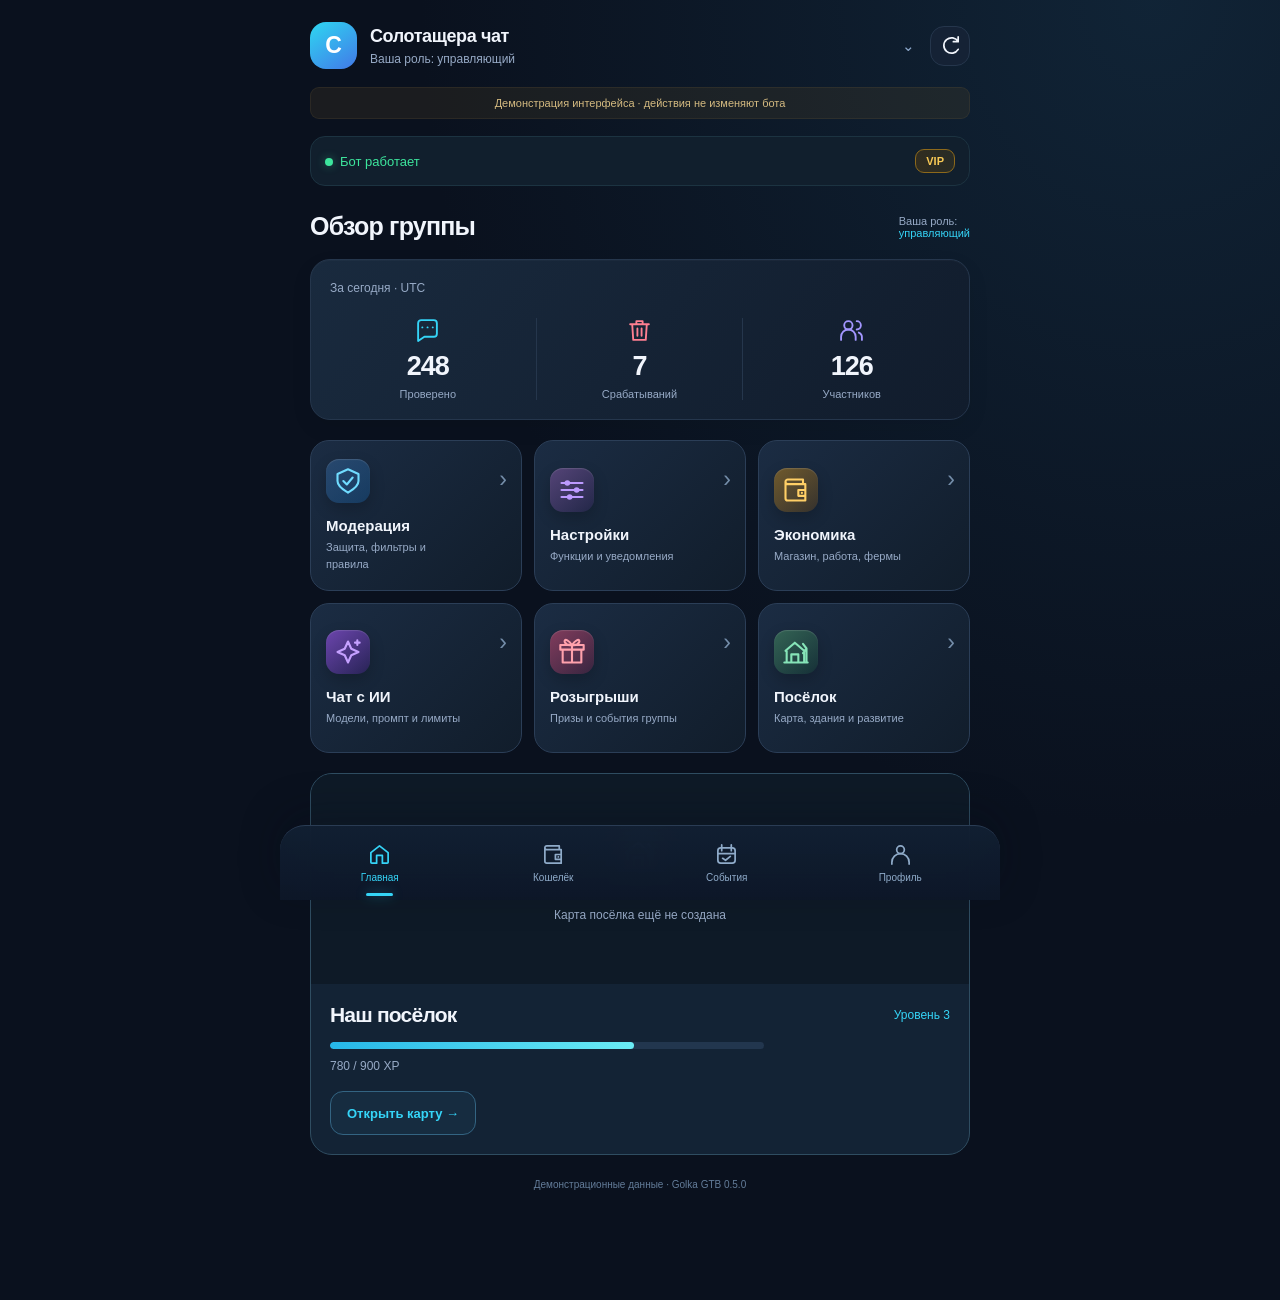
<file: index (2).html>
<!doctype html>
<html lang="ru">
<head>
<meta charset="utf-8"><meta name="viewport" content="width=device-width, initial-scale=1, viewport-fit=cover"><meta name="theme-color" content="#0b1220"><meta name="color-scheme" content="dark"><meta name="referrer" content="no-referrer"><meta http-equiv="Content-Security-Policy" content="default-src 'self'; script-src 'self' 'unsafe-inline' https://telegram.org; style-src 'self' 'unsafe-inline'; img-src 'self' blob: data:; connect-src https:; base-uri 'none'; form-action 'none'">
<title>Golka GTB · Мини-приложение</title>
<script src="https://telegram.org/js/telegram-web-app.js"></script>
<style>
:root{--bg:#0a111e;--panel:#121f31;--panel2:#17283d;--line:#25364c;--text:#f1f5fc;--muted:#97aac6;--cyan:#35d4f7;--blue:#458aff;--green:#3de59d;--yellow:#f8c955;--red:#ff7f91;--safe:env(safe-area-inset-bottom,0px);font-family:Inter,-apple-system,BlinkMacSystemFont,"Segoe UI",sans-serif;color-scheme:dark}
*{box-sizing:border-box}body{margin:0;background:radial-gradient(ellipse at 90% 0%,#16344b88,transparent 45%),var(--bg);color:var(--text);font-size:15px;-webkit-tap-highlight-color:transparent}button,input,select,textarea{font:inherit}button{color:inherit;cursor:pointer}button:disabled{opacity:.42;cursor:default}button:focus-visible,a:focus-visible,input:focus-visible,textarea:focus-visible,select:focus-visible{outline:2px solid var(--cyan);outline-offset:4px}button{touch-action:manipulation}button svg{pointer-events:none}.shell{max-width:720px;margin:auto;padding:0 20px calc(110px + var(--safe));min-height:100dvh}.topbar{display:flex;align-items:center;justify-content:space-between;padding:22px 0 24px}.brand{display:flex;align-items:center;gap:11px}.brand-logo{height:40px;width:40px;border-radius:14px;display:grid;place-items:center;font-size:26px;font-weight:850;background:linear-gradient(145deg,#25def8,#2379f8 60%,#925aff);box-shadow:0 6px 26px #249cff33;transform:rotate(-7deg)}.brand h1{font-size:18px;letter-spacing:-.6px;margin:0 0 4px}.eyebrow{font-size:11px;letter-spacing:1.8px;text-transform:uppercase;color:var(--muted)}.icon-btn{border:1px solid var(--line);background:#152235;border-radius:14px;height:40px;width:40px;display:grid;place-items:center}.icon{width:23px;height:23px;display:inline-block;vertical-align:middle;fill:none;stroke:currentColor;stroke-width:1.8;stroke-linecap:round;stroke-linejoin:round}.group-picker{width:100%;padding:15px;border:1px solid var(--line);background:linear-gradient(110deg,#1b2d43,#132033);border-radius:19px;display:flex;align-items:center;text-align:left;gap:13px;box-shadow:0 10px 26px #0002}.group-avatar{height:47px;width:47px;flex-shrink:0;border-radius:16px;background:linear-gradient(145deg,#2ed7f1,#4279e8);display:grid;place-items:center;color:white;font-weight:750;font-size:23px}.group-title{font-weight:700;font-size:16px;display:block;max-width:440px;overflow:hidden;text-overflow:ellipsis;white-space:nowrap}.group-sub{font-size:12px;color:var(--muted);display:block;margin-top:5px}.chevron{margin-left:auto;color:#8ea9cd}.statusbar{display:flex;justify-content:space-between;align-items:center;gap:8px;margin:15px 0 26px;padding:12px 14px;background:#111f2d;border:1px solid #1c3341;border-radius:15px;color:var(--green);font-size:13px}.statusdot{display:inline-block;width:8px;height:8px;background:currentColor;border-radius:50%;box-shadow:0 0 10px #3de59d66;margin-right:7px}.tier{padding:5px 10px;color:var(--yellow);border:1px solid #8d691b;background:linear-gradient(90deg,#553c1177,#674e1344);border-radius:9px;font-weight:750;font-size:11px;white-space:nowrap}.tier.free{color:var(--muted);border-color:var(--line);background:#233049}.heading{display:flex;justify-content:space-between;align-items:center;margin-bottom:18px;gap:8px}h2{font-size:25px;margin:0;letter-spacing:-.8px}h3{font-size:16px;margin:0 0 6px;letter-spacing:-.2px}.role{font-size:11px;color:var(--muted)}.role b{color:var(--cyan);font-weight:500}.card{border:1px solid var(--line);border-radius:20px;background:linear-gradient(130deg,#192a3e,#111c2c);box-shadow:inset 0 1px 0 #ffffff06,0 8px 22px #0001;padding:19px;margin-bottom:16px}.caption{color:var(--muted);font-size:12px;line-height:1.65}.stats{display:grid;grid-template-columns:repeat(3,1fr);margin-top:19px}.stat{padding:0 10px;border-right:1px solid var(--line);text-align:center}.stat:first-child{padding-left:0}.stat:last-child{border:0;padding-right:0}.stat .icon{width:25px;height:25px;color:var(--cyan);margin-bottom:9px}.stat:nth-child(2) .icon{color:var(--red)}.stat:nth-child(3) .icon{color:#a396ff}.stat-number{font-size:27px;line-height:1.1;font-weight:750;letter-spacing:-1px}.stat-label{font-size:11px;color:var(--muted);margin-top:7px}.feature-grid{display:grid;grid-template-columns:1fr 1fr;gap:12px;margin:20px 0}.feature-card{background:linear-gradient(135deg,#1b2c43,#111d2b);border:1px solid #2b3e57;border-radius:19px;min-height:130px;padding:18px 15px;text-align:left;position:relative;transition:transform .15s,border-color .15s}.feature-card:hover{transform:translateY(-2px);border-color:#4488a2}.feature-card .feature-icon{display:flex;width:44px;height:44px;border-radius:13px;align-items:center;justify-content:center;margin-bottom:14px;background:linear-gradient(140deg,#28486e,#1268b44d);color:#70dcff;box-shadow:inset 0 1px 1px #ffffff22,0 6px 15px #0003}.feature-card:nth-child(2) .feature-icon{color:#bc9aff;background:linear-gradient(140deg,#554477,#37276255)}.feature-card:nth-child(3) .feature-icon{color:#ffcf66;background:linear-gradient(140deg,#705a2c,#6e461355)}.feature-card:nth-child(4) .feature-icon{color:#c5a0ff;background:linear-gradient(140deg,#6c45ad,#461b8a55)}.feature-card:nth-child(5) .feature-icon{color:#ffa1ac;background:linear-gradient(140deg,#823c5c,#77214955)}.feature-card:nth-child(6) .feature-icon{color:#86e4b8;background:linear-gradient(140deg,#346454,#12423155)}.feature-card .icon{width:28px;height:28px}.feature-card strong{font-size:15px;display:block;margin-bottom:5px}.feature-card small{color:var(--muted);font-size:11px;line-height:1.5;display:block;max-width:145px}.feature-arrow{position:absolute;top:25px;right:14px;color:#748da9;font-size:23px}.village-hero{position:relative;overflow:hidden;min-height:214px;padding:23px;background:linear-gradient(110deg,#11273b,#102429 80%);border:1px solid #2f4d61;border-radius:22px;margin-top:20px}.village-hero .village-art{position:absolute;right:-22px;bottom:-25px;width:60%;height:245px;opacity:.95;pointer-events:none;filter:drop-shadow(0 7px 12px #0008)}.village-info{position:relative;width:56%;z-index:1}.village-info h2{font-size:23px}.village-info p{color:var(--muted);font-size:13px;margin:11px 0}.village-info b{color:var(--cyan)}.progress{height:7px;background:#22364e;border-radius:20px;overflow:hidden;margin:12px 0 7px}.progress>i{display:block;height:100%;background:linear-gradient(90deg,#26b7e8,#6aecf5);border-radius:20px}.village-info .caption{font-size:11px}.btn{border:1px solid #336482;background:#162c40;color:var(--cyan);padding:12px 16px;min-height:44px;border-radius:13px;display:inline-flex;justify-content:center;align-items:center;gap:9px;font-weight:650;font-size:13px;text-decoration:none}.btn.primary{background:linear-gradient(100deg,#27c4eb,#4584ee);border-color:#4ec7f0;color:#071724;box-shadow:0 5px 20px #179adb22}.btn.secondary{background:#1a2a40;color:#b9cae1;border-color:var(--line)}.btn.danger{color:var(--red);background:#61324433;border-color:#794358}.btn.wide{width:100%}.village-info .btn{margin-top:14px;padding:10px 16px}.bottom-nav{position:fixed;bottom:0;left:50%;transform:translateX(-50%);width:min(100%,720px);z-index:10;display:grid;grid-template-columns:repeat(4,1fr);padding:12px 13px calc(12px + var(--safe));background:linear-gradient(#122033ee,#0d1728fa);backdrop-filter:blur(20px);border-top:1px solid #2a3c54;box-shadow:0 -12px 40px #070d1644;border-radius:25px 25px 0 0}.nav-item{border:0;background:transparent;color:#8fabc9;display:flex;align-items:center;flex-direction:column;gap:6px;padding:5px;border-radius:10px;position:relative;font-size:10px}.nav-item .icon{width:23px;height:23px}.nav-item.active{color:var(--cyan)}.nav-item.active:after{content:'';height:3px;width:27px;border-radius:5px;background:var(--cyan);position:absolute;bottom:-8px;box-shadow:0 0 12px #22d2f666}.section-label{text-transform:uppercase;color:var(--muted);font-size:10px;letter-spacing:1.5px;margin:25px 0 12px}.row{display:flex;align-items:center;gap:13px;padding:15px 0;border-bottom:1px solid #283a4c88;text-align:left;width:100%;background:none;color:inherit;border-left:0;border-right:0;border-top:0}.row:last-child{border-bottom:0;padding-bottom:2px}.row:first-child{padding-top:2px}.row-body{flex:1;min-width:0}.row strong{display:block;font-size:14px;font-weight:600}.row small{display:block;color:var(--muted);font-size:12px;line-height:1.5;margin-top:5px}.switch{flex-shrink:0;width:43px;height:25px;border:1px solid #46576e;background:#304056;border-radius:20px;position:relative;padding:0}.switch:after{content:'';position:absolute;top:3px;left:3px;border-radius:50%;width:17px;height:17px;background:#acbcd0;transition:transform .18s,background .18s}.switch[aria-checked=true]{background:#25bcd22a;border-color:#25aabd}.switch[aria-checked=true]:after{background:var(--cyan);transform:translateX(18px);box-shadow:0 0 10px #2cd7ee44}.switch[aria-busy=true]{opacity:.5}.chips{display:flex;gap:7px;flex-wrap:wrap;margin:12px 0}.chip{font-size:11px;background:#22344b;border:1px solid #334c69;color:#b7cce4;padding:6px 10px;border-radius:9px}.chip.on{color:var(--cyan);border-color:#35738c;background:#16414e55}.wallet-hero{padding:24px;background:radial-gradient(ellipse at top right,#254b6f99,transparent 65%),linear-gradient(140deg,#183249,#152033);border-color:#2b5065}.wallet-total{font-size:39px;font-weight:750;letter-spacing:-1.5px;margin:13px 0}.wallet-total span{font-size:22px;color:var(--muted);font-weight:400}.wallet-secondary{display:flex;align-items:center;gap:9px;color:#ffda6b;font-size:17px}.wallet-actions{display:flex;gap:10px;margin-top:22px}.wallet-actions .btn{flex:1}.two-col{display:grid;grid-template-columns:1fr 1fr;gap:12px}.mini-card{padding:18px;border:1px solid var(--line);border-radius:17px;background:#152236}.mini-card .icon{color:var(--cyan);margin-bottom:13px}.big{font-size:25px;font-weight:750;margin:8px 0}.empty{text-align:center;padding:28px 15px;color:var(--muted);font-size:13px;line-height:1.7}.empty .icon{width:40px;height:40px;display:block;margin:0 auto 13px;color:#53799c}.note{font-size:12px;line-height:1.7;padding:14px 16px;border-radius:14px;border:1px solid #2c4a64;color:#a8c8e2;background:#152b3d;margin:15px 0}.note.warning{color:#e1c58b;border-color:#5f5032;background:#44382044}.page-title{display:flex;align-items:center;gap:10px;margin:2px 0 20px}.page-title .icon{color:var(--cyan)}.page-title h2{font-size:24px}.muted{color:var(--muted)}.profile-head{display:flex;gap:16px;align-items:center;margin:25px 0}.profile-avatar{width:65px;height:65px;border-radius:21px;background:linear-gradient(135deg,#2a8caf,#7362c0);display:grid;place-items:center;font-size:29px;font-weight:700}.field-label{display:block;margin:15px 0 8px;color:var(--muted);font-size:12px}input,textarea,select{width:100%;padding:13px;border:1px solid #364a64;border-radius:12px;background:#0e1c2d;color:var(--text);min-height:46px}textarea{resize:vertical;min-height:180px;line-height:1.65}select{appearance:auto}dialog{border:1px solid #35516f;border-radius:24px;background:#122135;color:var(--text);padding:24px;width:min(94%,500px);max-height:85dvh;box-shadow:0 25px 90px #000a}dialog::backdrop{background:#030811c4;backdrop-filter:blur(6px)}dialog .dialog-head{display:flex;align-items:center;justify-content:space-between;gap:10px;margin-bottom:20px}dialog h2{font-size:21px}.dialog-actions{display:flex;gap:10px;margin-top:20px}.dialog-actions .btn{flex:1}.toast{position:fixed;bottom:calc(95px + var(--safe));left:50%;transform:translate(-50%,20px);opacity:0;pointer-events:none;background:#203851;border:1px solid #42627f;color:#f4f8ff;box-shadow:0 10px 40px #0008;padding:13px 20px;border-radius:14px;max-width:90%;font-size:13px;z-index:100;transition:.2s;text-align:center}.toast.show{opacity:1;transform:translate(-50%,0)}.demo-banner{font-size:11px;text-align:center;padding:9px;border-radius:9px;background:#604d2433;color:#d4ba80;margin:0 0 17px;border:1px solid #6e5d3733}.error-box{padding:25px;text-align:center;line-height:1.8}.error-box h2{font-size:22px;margin-bottom:13px}.error-box p{color:var(--muted);font-size:13px}.loading{min-height:220px;display:grid;place-items:center;color:var(--muted)}.loader{width:26px;height:26px;border:2px solid #28465a;border-top-color:var(--cyan);border-radius:50%;animation:spin .8s linear infinite;margin:0 auto 15px}@keyframes spin{to{transform:rotate(360deg)}}.view{animation:appear .22s ease}@keyframes appear{from{opacity:0;transform:translateY(5px)}to{opacity:1;transform:translateY(0)}}.map-image{width:100%;border-radius:15px;display:block;margin:16px 0;border:1px solid var(--line)}.text-content{white-space:pre-wrap;font-size:13px;line-height:1.8;color:#c5d2e6;overflow-wrap:anywhere}.tiny{font-size:11px}.event-mark{width:34px;height:34px;border-radius:11px;background:#24455b55;display:grid;place-items:center;color:var(--cyan);flex-shrink:0}.event-mark .icon{width:17px;height:17px}.connected-label{font-size:10px;color:#637c99;text-align:center;margin-top:24px}.filter{margin-bottom:8px}.version-block{border-bottom:1px solid var(--line);padding:16px 0}.version-block h3{color:var(--cyan)}.version-block p{line-height:1.75;font-size:12px;white-space:pre-line;color:var(--muted)}@media(min-width:600px){.shell{padding-left:30px;padding-right:30px}.feature-grid{grid-template-columns:repeat(3,1fr)}.feature-card{min-height:150px}.village-hero{min-height:230px}.village-info{width:52%}.village-hero .village-art{width:50%;right:10px;height:280px}.topbar{padding-top:30px}}@media(max-width:350px){.shell{padding-left:12px;padding-right:12px}.feature-card{padding:14px 11px}.group-title{max-width:210px}h2{font-size:22px}.role{max-width:110px;text-align:right}.stat-number{font-size:23px}}@media(prefers-reduced-motion:reduce){*,*:before,*:after{animation:none!important;transition:none!important;scroll-behavior:auto!important}}

[hidden]{display:none!important}.topbar{gap:15px;padding:22px 0 18px}.topbar .group-picker{flex:1;min-width:0;width:auto;background:none;border:0;box-shadow:none;padding:0}.group-text{flex:1;min-width:0}.topbar .group-title{font-size:18px;max-width:100%;letter-spacing:-.4px}.topbar .icon-btn{flex-shrink:0}.group-avatar,.profile-avatar{overflow:hidden;position:relative}.avatar-photo{width:100%;height:100%;object-fit:cover;display:block}.village-hero.map-hero{padding:0;background:#132335;min-height:0}.village-cover{height:210px;display:grid;place-items:center;background:#0e1a27;overflow:hidden}.village-cover img{width:100%;height:100%;max-height:210px;object-fit:contain;display:block}.village-summary{padding:19px}.village-summary .heading{margin-bottom:8px}.village-summary h2{font-size:21px}.village-summary .progress{max-width:70%;margin-top:15px}.map-placeholder{display:grid;place-items:center;text-align:center;gap:10px;min-height:150px;padding:20px;color:var(--muted);font-size:12px}.map-placeholder .icon{width:35px;height:35px;color:#6587a5}.village-level{font-size:12px;color:var(--cyan)}
</style>
</head>
<body>
<svg aria-hidden="true" style="position:absolute;width:0;height:0;overflow:hidden"><defs>
<symbol id="i-home" viewBox="0 0 24 24"><path d="m3 10 9-7 9 7v10a1 1 0 0 1-1 1h-5v-8H9v8H4a1 1 0 0 1-1-1Z"/></symbol>
<symbol id="i-shield" viewBox="0 0 24 24"><path d="m12 2 9 4v6c0 5-6 8-9 10-3-2-9-5-9-10V6Z"/><path d="m8 12 3 3 5-6"/></symbol>
<symbol id="i-settings" viewBox="0 0 24 24"><path d="M3 6h18M3 12h18M3 18h18"/><circle cx="8" cy="6" r="2.4" fill="currentColor" stroke="none"/><circle cx="16" cy="12" r="2.4" fill="currentColor" stroke="none"/><circle cx="10" cy="18" r="2.4" fill="currentColor" stroke="none"/></symbol>
<symbol id="i-wallet" viewBox="0 0 24 24"><path d="M20 7H5a2 2 0 0 1 0-4h13v4M3 5v14a2 2 0 0 0 2 2h15V7M20 12h-6v5h6"/><path d="M17 14.5h.1"/></symbol>
<symbol id="i-ai" viewBox="0 0 24 24"><path d="m12 3 2.8 6.2L21 12l-6.2 2.8L12 21l-2.8-6.2L3 12l6.2-2.8ZM20 2v4m-2-2h4"/></symbol>
<symbol id="i-gift" viewBox="0 0 24 24"><path d="M4 10h16v11H4zM2 6h20v4H2zM12 6v15"/><path d="M12 6C5 7 4 0 8 2c2 1 4 4 4 4Zm0 0c7 1 8-6 4-4-2 1-4 4-4 4Z"/></symbol>
<symbol id="i-village" viewBox="0 0 24 24"><path d="m3 11 8-7 8 7v10H4V11m4 10v-7h6v7M18 5l3 4-3 4m3-4v12M2 21h20"/></symbol>
<symbol id="i-users" viewBox="0 0 24 24"><circle cx="9" cy="7" r="4"/><path d="M2 21v-3a7 7 0 0 1 14 0v3M17 3a4 4 0 0 1 0 8m2 3a5 5 0 0 1 3 5v2"/></symbol>
<symbol id="i-trash" viewBox="0 0 24 24"><path d="M3 6h18M9 6V3h6v3M5 6l1 15h12l1-15M10 10v7m4-7v7"/></symbol>
<symbol id="i-chat" viewBox="0 0 24 24"><path d="M21 15a3 3 0 0 1-3 3H9l-6 4V5a3 3 0 0 1 3-3h12a3 3 0 0 1 3 3Z"/><path d="M7 9h.1M12 9h.1M17 9h.1"/></symbol>
<symbol id="i-calendar" viewBox="0 0 24 24"><rect x="3" y="5" width="18" height="16" rx="3"/><path d="M7 2v6m10-6v6M3 11h18m-13 5 3 2 5-4"/></symbol>
<symbol id="i-user" viewBox="0 0 24 24"><circle cx="12" cy="7" r="4"/><path d="M3 22v-2a9 9 0 0 1 18 0v2"/></symbol>
<symbol id="i-arrow" viewBox="0 0 24 24"><path d="M4 12h16m-6-6 6 6-6 6"/></symbol>
<symbol id="i-back" viewBox="0 0 24 24"><path d="M20 12H4m6-6-6 6 6 6"/></symbol>
<symbol id="i-refresh" viewBox="0 0 24 24"><path d="M20 8a8 8 0 1 0 0 8M20 3v5h-5"/></symbol>
<symbol id="i-bolt" viewBox="0 0 24 24"><path d="m13 2-9 12h7l-1 8 10-13h-8Z"/></symbol>
<symbol id="i-book" viewBox="0 0 24 24"><path d="M12 5C9 2 4 2 2 3v16c4-1 7-1 10 2 3-3 6-3 10-2V3c-2-1-7-1-10 2Zm0 0v16"/></symbol>
<symbol id="i-work" viewBox="0 0 24 24"><rect x="2" y="7" width="20" height="14" rx="3"/><path d="M8 7V3h8v4M2 12c6 5 14 5 20 0M10 13h4v4h-4Z"/></symbol>
<symbol id="i-close" viewBox="0 0 24 24"><path d="m6 6 12 12M6 18 18 6"/></symbol>
</defs></svg>
<div class="shell">
<header class="topbar"><button id="group-picker" class="group-picker" data-action="groups" aria-label="Выбрать группу" hidden><span class="group-avatar" id="group-avatar">G</span><span class="group-text"><span class="group-title" id="group-title">Выберите группу</span><span class="group-sub" id="group-sub">Управление группой</span></span><span class="chevron">⌄</span></button><button class="icon-btn" aria-label="Обновить данные" data-action="refresh"><svg class="icon"><use href="#i-refresh"/></svg></button></header>
<div id="demo-banner" class="demo-banner" hidden>Демонстрация интерфейса · действия не изменяют бота</div>
<main id="main" aria-live="polite"><div class="loading"><div><div class="loader"></div>Открываем вашу панель…</div></div></main>
</div>
<nav class="bottom-nav" aria-label="Основная навигация"><button class="nav-item active" data-view="home"><svg class="icon"><use href="#i-home"/></svg>Главная</button><button class="nav-item" data-view="wallet"><svg class="icon"><use href="#i-wallet"/></svg>Кошелёк</button><button class="nav-item" data-view="events"><svg class="icon"><use href="#i-calendar"/></svg>События</button><button class="nav-item" data-view="profile"><svg class="icon"><use href="#i-user"/></svg>Профиль</button></nav>
<dialog id="dialog"><div class="dialog-head"><h2 id="dialog-title"></h2><button class="icon-btn" data-action="close-dialog" aria-label="Закрыть"><svg class="icon"><use href="#i-close"/></svg></button></div><div id="dialog-body"></div></dialog><div id="toast" class="toast" role="status"></div>
<script>
'use strict';
// Публичный адрес API бота. Здесь никогда не должно быть токенов или API-ключей.
const API_BASE = 'https://golka-gtb-api.j.onjrnm.co.uk';
const FALLBACK_BOT = 'GolMod_bot';
const tg=window.Telegram?.WebApp;
const auth=tg?.initData||'';
const state={demo:!auth,user:null,groups:[],group:null,data:null,view:'home',history:[],bot:FALLBACK_BOT,loading:false,mapURL:null};
const main=document.getElementById('main');
const esc=v=>String(v??'').replace(/[&<>"']/g,c=>({'&':'&amp;','<':'&lt;','>':'&gt;','"':'&quot;',"'":'&#39;'}[c]));
const icon=n=>`<svg class="icon" aria-hidden="true"><use href="#i-${esc(n)}"/></svg>`;
const money=n=>new Intl.NumberFormat('ru-RU',{maximumFractionDigits:3}).format(Number(n)||0);
const duration=s=>{s=Math.max(0,Math.ceil(s));return s?[(s>=3600?Math.floor(s/3600)+'ч':''),(s>=60?Math.floor(s%3600/60)+'м':''),(s%60+'с')].filter(Boolean).join(' '):'Доступно сейчас'};
const fmtDate=v=>new Date(v*1000).toLocaleString('ru-RU',{day:'numeric',month:'short',hour:'2-digit',minute:'2-digit'});
const role=r=>({owner:'владелец бота',manager:'управляющий',member:'участник'}[r]||'участник');
const tier=g=>g.paid?({vip:'VIP',vipplus:'VIP+',standard:'Полный доступ'}[g.tier]||'Полный доступ'):'Бесплатный';
const vip=()=>!!state.data?.group.paid&&['vip','vipplus'].includes(state.data.group.tier);
const manager=()=>state.data?.group.role!=='member';
const heading=(title,i)=>`<div class="page-title">${icon(i)}<h2>${esc(title)}</h2></div>`;
const empty=(text,i='chat')=>`<div class="empty">${icon(i)}${esc(text)}</div>`;
const btn=(label,action,arg='',kind='')=>`<button class="btn ${kind}" data-action="${esc(action)}" data-arg="${esc(arg)}">${esc(label)}</button>`;
const LABELS={moderation_enabled:['Вся модерация','ИИ и встроенные проверки сообщений'],ai_moderation_enabled:['ИИ-модерация','Проверка по вашим правилам и категориям'],spam_enabled:['Антиспам','Одинаковые сообщения и обходы символами'],flood_enabled:['Антифлуд','Слишком частые сообщения участников'],delete_notifications:['Уведомления об удалении','Сообщать в группе о сработавшей проверке'],ai_chat_search:['Поиск в интернете','Использовать веб-поиск в ответах ИИ']};
const FEATURE_LABELS={'section.games':'Все игры','section.rp':'Ролевые команды',work:'Работа',study:'Обучение',deposit:'Депозит',slots:'Слоты DpC',dice:'Кубики',basketball:'Баскетбол',bowling:'Кегли',giveaway:'Розыгрыши',village:'Посёлок',ai:'Команда чата с ИИ',shop:'Магазин',market:'Маркет ферм',farms:'Автофермы',investments:'Инвестиции'};
let toastTimer;
function toast(text){const el=document.getElementById('toast');el.textContent=text;el.classList.add('show');clearTimeout(toastTimer);toastTimer=setTimeout(()=>el.classList.remove('show'),3400)}
function sheet(title,html){document.getElementById('dialog-title').textContent=title;document.getElementById('dialog-body').innerHTML=html;const d=document.getElementById('dialog');if(!d.open)d.showModal()}
function closeDialog(){document.getElementById('dialog').close()}
function haptic(){try{tg?.HapticFeedback?.impactOccurred('light')}catch{}}
async function request(path,options={}){
 if(!API_BASE||API_BASE==='__API_BASE__')throw new Error('Сервер ещё не подключён. Обратитесь к владельцу бота.');
 const response=await fetch(API_BASE.replace(/\/$/,'')+'/miniapp/v1'+path,{...options,headers:{'Authorization':'tma '+auth,...(options.body?{'Content-Type':'application/json'}:{}),...options.headers},signal:AbortSignal.timeout(18000),credentials:'omit',cache:'no-store'});
 if(!response.ok){let error;try{error=await response.json()}catch{}throw new Error(error?.retry_after?'Следующая попытка через '+duration(error.retry_after):error?.error||'Сервер недоступен. Попробуйте позже.')}
 return response.json();
}
function status(){const g=state.data.group;return `<div class="statusbar" ${g.enabled?'':'style="color:var(--yellow)"'}><span><span class="statusdot"></span>${g.enabled?'Бот работает':'Бот приостановлен'}</span><span class="tier ${g.paid?'':'free'}">${esc(tier(g))}</span></div>`}
function villagePreview(){if(!vip())return '';const v=state.data.village;const percent=v?Math.max(0,Math.min(100,100*(v.xp-v.level_start)/Math.max(1,v.next_xp-v.level_start))):0;return `<section class="village-hero map-hero"><div class="village-cover" data-village-map>${v?.has_map?'<div class="map-placeholder">Загружаем карту…</div>':'<div class="map-placeholder">'+icon('village')+'<span>Карта посёлка ещё не создана</span></div>'}</div><div class="village-summary"><div class="heading"><h2>Наш посёлок</h2><span class="village-level">${v?'Уровень '+v.level:'VIP'}</span></div>${v?`<div class="progress"><i style="width:${percent}%"></i></div><span class="caption">${money(v.xp)} / ${money(v.next_xp)} XP</span>`:'<p class="caption">Создайте свой посёлок вместе с участниками группы.</p>'}<div style="margin-top:14px">${btn(v?'Открыть карту →':'Создать посёлок →','navigate','village')}</div></div></section>`}
function home(){const d=state.data,s=d.stats;const features=[['moderation','shield','Модерация','Защита, фильтры и правила'],['settings','settings','Настройки','Функции и уведомления'],['economy','wallet','Экономика','Магазин, работа, фермы'],['ai','ai','Чат с ИИ','Модели, промпт и лимиты'],['giveaways','gift','Розыгрыши','Призы и события группы'],['village','village','Посёлок','Карта, здания и развитие']].filter(f=>f[0]!=='village'||vip());return status()+`<div class="heading"><h2>Обзор группы</h2><span class="role">Ваша роль:<br><b>${esc(role(d.group.role))}</b></span></div><div class="card"><div class="caption">За сегодня · UTC</div><div class="stats">${[['chat',s.checked,'Проверено'],['trash',s.removed,'Срабатываний'],['users',s.members??'—','Участников']].map(([i,n,l])=>`<div class="stat">${icon(i)}<div class="stat-number">${esc(n)}</div><div class="stat-label">${l}</div></div>`).join('')}</div></div><div class="feature-grid">${features.map(([view,i,t,sub])=>`<button class="feature-card" data-view="${view}"><span class="feature-icon">${icon(i)}</span><span class="feature-arrow">›</span><strong>${t}</strong><small>${sub}</small></button>`).join('')}</div>${villagePreview()}<div class="connected-label">${state.demo?'Демонстрационные данные':'Синхронизировано с ботом'} · Golka GTB ${esc(d.version)}</div>`}
function toggle(key,features=false){const on=features?state.data.features[key]:state.data.settings[key];const [title,sub]=features?[FEATURE_LABELS[key]||key,'Включить для участников группы']:LABELS[key];return `<div class="row"><div class="row-body"><strong>${esc(title)}</strong><small>${esc(sub)}</small></div><button class="switch" role="switch" aria-label="${esc(title)}" aria-checked="${!!on}" data-toggle="${esc(key)}" data-feature="${features?'1':'0'}" ${manager()?'':'disabled'}></button></div>`}
function moderation(){const d=state.data;if(!manager())return heading('Модерация','shield')+empty('Изменять модерацию могут владелец доступа и назначенные управляющие.','shield');return heading('Модерация','shield')+(!d.group.paid?'<div class="note warning">Бесплатный тариф: доступны встроенные проверки. ИИ-модерация и общая база знаний подключаются с полным доступом.</div>':'')+`<div class="card">${['moderation_enabled','ai_moderation_enabled','spam_enabled','flood_enabled'].map(k=>toggle(k)).join('')}</div><div class="card"><div class="row"><div class="row-body"><strong>Режим ИИ Модерации</strong><small>${{dry:'Тест: сообщения остаются в чате',delete:'Удаление нарушений',enforce:'Удаление и настроенные наказания'}[d.settings.mode]||'Не выбран'}</small></div>${btn('Изменить','mode')}</div><div class="row"><div class="row-body"><strong>Правила для ИИ</strong><small>По ним бот оценивает сообщения</small></div>${btn('Изменить','edit','rules')}</div></div>${btn('Категории и действия в боте','bot','moderation','wide secondary')}`}
function wallet(){const w=state.data.wallet;const progress=Math.max(0,Math.min(100,(w.xp-w.level_start)/(w.next_xp-w.level_start)*100));return heading('Кошелёк','wallet')+`<div class="card wallet-hero"><div class="caption">Баланс в этой группе</div><div class="wallet-total">${money(w.coins)} <span>C₲</span></div><div class="wallet-secondary">${icon('bolt')}${money(w.energy)} ⚡ <span class="caption">на все группы</span></div><div class="wallet-actions">${btn('Перевести','bot','transfer','primary')}${btn('Магазин','bot','shop','secondary')}</div></div><div class="two-col"><div class="mini-card">${icon('book')}<div class="caption">Обучение</div><div class="big">${w.education}<span class="caption"> / 500</span></div></div><div class="mini-card">${icon('ai')}<div class="caption">Уровень</div><div class="big">${w.level}</div></div></div><div class="card" style="margin-top:16px"><div class="row"><div class="row-body"><strong>Прогресс уровня</strong><small>${money(w.xp)} / ${money(w.next_xp)} XP</small></div><span class="chip">×${w.rebirths+1} прибыль</span></div><div class="progress"><i style="width:${progress}%"></i></div></div><div class="card"><div class="row"><span class="event-mark">${icon('work')}</span><div class="row-body"><strong>Работа</strong><small>${duration(w.work_remaining)}</small></div><button class="btn" data-daily="work" ${w.work_remaining?'disabled':''}>Работать</button></div><div class="row"><span class="event-mark">${icon('book')}</span><div class="row-body"><strong>Обучение</strong><small>${duration(w.study_remaining)}</small></div><button class="btn" data-daily="study" ${w.study_remaining?'disabled':''}>Учиться</button></div></div>`}
function settings(){return heading('Настройки','settings')+(manager()?`<div class="card">${toggle('delete_notifications')}</div><div class="section-label">Функции группы</div><div class="card">${Object.keys(state.data.features).map(k=>toggle(k,true)).join('')}</div>${btn('Управляющие и права в боте','bot','manage','wide secondary')}`:empty('Настройки доступны управляющим группы.','shield'))}
function ai(){const d=state.data,p=Math.max(0,Math.min(100,d.ai.remaining_percent));return heading('Чат с ИИ','ai')+`<div class="card"><div class="row"><div class="row-body"><strong>DeepSeek Flash + Pro</strong><small>Единый месячный лимит для двух моделей</small></div><span class="chip ${d.ai.active?'on':''}">${d.ai.active?'Активна':'Нет подписки'}</span></div><div class="big">${p}% <span class="caption">лимита осталось</span></div><div class="progress"><i style="width:${p}%"></i></div><div class="caption">Учитываются сообщения, история и ответы.</div></div>${manager()?`<div class="card"><div class="row"><div class="row-body"><strong>Модель по умолчанию</strong><small>${esc({off:'Выключено',flash:'DeepSeek Flash',pro:'DeepSeek Pro',connection:'Свой API',gpt:'GPT Luna'}[d.ai.source]||'Не выбрана')}</small></div>${btn('Выбрать','ai-model')}</div><div class="row"><div class="row-body"><strong>Свой промпт</strong><small>Характер и задачи вашего помощника</small></div>${btn('Изменить','edit','ai_chat_prompt')}</div>${toggle('ai_chat_search')}</div>`:''}<div class="two-col">${btn('Подписка','bot','ai','primary')}${btn('Свой API','bot','aiconnections','secondary')}</div><div class="note">Обратиться к ИИ в группе: /ai ваш вопрос. Можно ответить на сообщение помощника.</div>`}
function economy(){return heading('Экономика','wallet')+`<div class="feature-grid">${[['wallet','wallet','Кошелёк','Баланс, работа и обучение'],['shop','wallet','Магазин','Товары и улучшения'],['market','village','Маркет ферм','Покупка и продажа'],['farms','work','Автофермы','Ваш ежедневный доход'],['investments','ai','Инвестиции','Компании и доли'],['games','gift','Игры','Кубики, деп и слоты']].map(([key,i,t,sub])=>`<button class="feature-card" ${key==='wallet'?'data-view="wallet"':`data-action="bot" data-arg="${key}"`}><span class="feature-icon">${icon(i)}</span><strong>${t}</strong><small>${sub}</small></button>`).join('')}</div><div class="note">C₲ и обучение отдельные для каждой группы. Баланс ⚡ общий.</div>`}
function village(){if(!vip())return heading('Посёлок','village')+empty('Посёлки доступны для групп VIP и VIP+.','village');const v=state.data.village;return heading('Посёлок','village')+(v?`<div class="card"><h3>Уровень ${v.level}</h3><div class="caption">${money(v.xp)} / ${money(v.next_xp)} XP</div><div class="progress"><i style="width:${Math.max(0,Math.min(100,100*(v.xp-v.level_start)/(v.next_xp-v.level_start)))}%"></i></div><p class="text-content">${esc(v.description)}</p><div class="chips"><span class="chip on">${v.available} доступных улучшений</span><span class="chip">Опыт за активность группы</span></div><div id="map-container" data-village-map>${v.has_map?'<div class="loading" style="min-height:100px">Загружаем карту…</div>':empty('Карта ещё не создана.','village')}</div>${btn('Строительство в боте','bot','village','wide primary')}</div><div class="section-label">Постройки</div><div class="card">${v.buildings.length?v.buildings.map(b=>`<div class="row"><span class="event-mark">${icon('village')}</span><div class="row-body"><strong>${esc(b.name)}</strong><small>Уровень ${b.level}</small></div></div>`).join(''):empty('Здесь появятся ваши постройки.','village')}</div>`:`<div class="card">${empty('Посёлок ещё не создан. Опишите его в боте — и появится настоящая карта.','village')}${btn('Создать в боте','bot','village','wide primary')}</div>`)}
function giveaways(){const list=state.data.giveaways;return heading('Розыгрыши','gift')+`<div class="card">${list.length?list.map(g=>`<div class="row"><span class="event-mark">${icon('gift')}</span><div class="row-body"><strong>Розыгрыш #${g.id}</strong><small>${esc(g.prize)}<br>${g.winners} победителей · до ${fmtDate(g.ends)}</small></div></div>`).join(''):empty('Активных розыгрышей пока нет.','gift')}</div>${btn(manager()?'Создать в боте':'Меню группы в боте','bot','giveaway','wide primary')}`}
const eventLabels={mode:'Изменён режим модерации',rules:'Обновлены правила',spam_enabled:'Изменена защита от спама',delete_notifications:'Изменены уведомления',ai_chat_prompt:'Обновлён промпт помощника',ai_chat_source:'Изменена модель ИИ',enabled:'Изменён статус бота',flood_enabled:'Изменена защита от флуда',moderation_enabled:'Изменена модерация',ai_moderation_enabled:'Изменена ИИ-модерация'};
function events(){return heading('События','calendar')+`<div class="caption" style="margin-bottom:15px">Последние изменения настроек группы</div><div class="card">${state.data.events.length?state.data.events.map(e=>`<div class="row"><span class="event-mark">${icon('calendar')}</span><div class="row-body"><strong>${esc(eventLabels[e.event]||'Изменение настроек')}</strong><small>${fmtDate(e.created)}</small></div></div>`).join(''):empty(manager()?'Изменений пока нет.':'Журнал доступен управляющим.','calendar')}</div>`}
function profile(){const u=state.user;return heading('Профиль','user')+`<div class="profile-head"><div class="profile-avatar" data-avatar="/me/avatar" data-fallback="${esc(Array.from(u.first_name||'G')[0])}">${esc(Array.from(u.first_name||'G')[0])}</div><div><h2 style="font-size:22px">${esc([u.first_name,u.last_name].filter(Boolean).join(' '))}</h2><div class="caption">${u.username?'@'+esc(u.username):'Аккаунт Telegram'}</div></div></div><div class="card"><div class="row"><div class="row-body"><strong>Ваша роль в группе</strong><small>${esc(role(state.data.group.role))}</small></div>${icon('shield')}</div><div class="row"><div class="row-body"><strong>Тариф группы</strong><small>${esc(tier(state.data.group))}</small></div>${btn('Подробнее','bot','access')}</div><button class="row" data-action="releases"><div class="row-body"><strong>О боте и изменения</strong><small>Golka GTB ${esc(state.data.version)}</small></div><span>›</span></button><button class="row" data-action="rules"><div class="row-body"><strong>Правила группы</strong><small>Информация для участников</small></div><span>›</span></button></div>${btn('Рекламный кабинет в боте','bot','ads','wide secondary')}<div class="connected-label">Сделано для ваших сообществ.</div>`}
function render(){if(!state.data)return;const views={home,wallet,moderation,settings,ai,economy,village,giveaways,events,profile};main.innerHTML=`<div class="view">${(views[state.view]||home)()}</div>`;document.querySelectorAll('[data-view]').forEach(el=>{if(el.classList.contains('nav-item'))el.classList.toggle('active',el.dataset.view===state.view)});if(tg?.BackButton){state.history.length?tg.BackButton.show():tg.BackButton.hide()}hydrateAvatars();if(['home','village'].includes(state.view)&&vip()&&state.data.village?.has_map)loadMap()}
function navigate(view,push=true){if(view===state.view)return;if(push)state.history.push(state.view);state.view=view;haptic();render();window.scrollTo({top:0,behavior:'instant'})}
async function loadGroup(id){state.loading=true;main.innerHTML='<div class="loading"><div><div class="loader"></div>Синхронизируем группу…</div></div>';try{state.data=state.demo?makeDemo(id):await request('/groups/'+encodeURIComponent(id));state.group=id;try{localStorage.setItem('golka.selectedGroup',id)}catch{};const g=state.data.group;document.getElementById('group-title').textContent=g.title;const avatar=document.getElementById('group-avatar');avatar.dataset.avatar='/groups/'+g.id+'/avatar';avatar.dataset.fallback=Array.from(g.title)[0];avatar.textContent=avatar.dataset.fallback;delete avatar.dataset.avatarLoaded;document.getElementById('group-sub').textContent='Ваша роль: '+role(g.role);document.getElementById('group-picker').hidden=false;state.bot=state.data.bot_username||state.bot;render()}catch(e){showError(e.message)}finally{state.loading=false}}
function showError(message){main.innerHTML=`<div class="error-box">${icon('shield')}<h2>Не удалось открыть панель</h2><p>${esc(message)}</p>${btn('Попробовать снова','refresh','','primary')}</div>`}
async function save(key,value,features=false){if(state.demo){(features?state.data.features:state.data.settings)[key]=value;if(key==='ai_chat_source')state.data.ai.source=value;render();toast('Изменено в демонстрации');return}const result=await request('/groups/'+state.group+'/'+(features?'features':'settings'),{method:'POST',body:JSON.stringify({key,value,etag:state.data.etag})});state.data=result;render();toast('Настройка сохранена')}
function openBot(section){const id=state.group;const links=Object.fromEntries(['manage','moderation','aiconnections','access','shop','market','farms','wallet','transfer','investments','games','giveaway','village','ai'].map(k=>[k,'mini_'+k+'_'+id]));links.ads='adpanel';if(state.demo){toast('В Telegram здесь откроется нужный раздел бота.');return}const url='https://t.me/'+state.bot+'?start='+encodeURIComponent(id?links[section]||'mini_manage_'+id:'app');if(tg?.openTelegramLink){tg.openTelegramLink(url);tg.close?.()}else window.open(url,'_blank','noopener,noreferrer')}
const imageAssets=new Map();
async function imageAsset(path){if(state.demo)return null;const hit=imageAssets.get(path);if(hit&&Date.now()-hit.at<(path.endsWith('/map')?60000:300000))return hit.promise;if(hit?.url)URL.revokeObjectURL(hit.url);const entry={at:Date.now(),url:null,size:0};entry.promise=(async()=>{try{const response=await fetch(API_BASE+'/miniapp/v1'+path,{headers:{Authorization:'tma '+auth},signal:AbortSignal.timeout(18000),credentials:'omit',cache:'no-store'});if(!response.ok)return null;const blob=await response.blob();if(!blob.type.startsWith('image/')||blob.size>4*1024*1024)return null;entry.size=blob.size;entry.url=URL.createObjectURL(blob);return entry.url}catch{return null}})();imageAssets.delete(path);imageAssets.set(path,entry);while(imageAssets.size>12||[...imageAssets.values()].reduce((n,e)=>n+e.size,0)>8*1024*1024){const [key,old]=imageAssets.entries().next().value;if(old.url)URL.revokeObjectURL(old.url);imageAssets.delete(key)}return entry.promise}
async function paintAvatar(el){const path=el.dataset.avatar;if(el.dataset.avatarLoaded===path)return;el.dataset.avatarLoaded=path;const url=await imageAsset(path);if(!url||!el.isConnected||el.dataset.avatar!==path)return;const img=new Image();img.className='avatar-photo';img.alt='';img.src=url;img.onload=()=>{if(el.isConnected&&el.dataset.avatar===path)el.replaceChildren(img)}}
const observedAvatars=new Set();const avatarObserver=typeof IntersectionObserver!=='undefined'?new IntersectionObserver(entries=>{for(const entry of entries)if(entry.isIntersecting){avatarObserver.unobserve(entry.target);observedAvatars.delete(entry.target);paintAvatar(entry.target)}},{rootMargin:'100px'}):null;
function hydrateAvatars(){for(const el of observedAvatars)if(!el.isConnected){avatarObserver?.unobserve(el);observedAvatars.delete(el)}document.querySelectorAll('[data-avatar]').forEach(el=>{if(el.dataset.avatarLoaded===el.dataset.avatar)return;if(avatarObserver){observedAvatars.add(el);avatarObserver.observe(el)}else paintAvatar(el)})}
async function loadMap(){const containers=[...document.querySelectorAll('[data-village-map]')];if(!containers.length||!vip())return;const group=state.group;const url=await imageAsset('/groups/'+group+'/map');for(const container of containers){if(!container.isConnected||state.group!==group)continue;if(!url){container.innerHTML='<div class="map-placeholder">'+icon('village')+'<span>Карта сейчас недоступна. Попробуйте обновить страницу.</span></div>';continue}const img=new Image();img.src=url;img.alt='Карта посёлка вашей группы';if(container.id==='map-container')img.className='map-image';container.replaceChildren(img)}}
async function action(name,arg){if(name==='close-dialog')return closeDialog();if(name==='navigate')return navigate(arg);if(name==='refresh'){for(const e of imageAssets.values())if(e.url)URL.revokeObjectURL(e.url);imageAssets.clear();document.querySelectorAll('[data-avatar]').forEach(el=>delete el.dataset.avatarLoaded);if(state.group)return loadGroup(state.group);return init()}if(name==='bot')return openBot(arg);if(name==='groups'){sheet('Ваши группы','<input class="filter" id="group-search" type="search" placeholder="Найти группу" aria-label="Найти группу"><div id="group-list">'+state.groups.map(g=>`<button class="row" data-select-group="${esc(g.id)}" data-title="${esc(g.title.toLocaleLowerCase())}"><span class="group-avatar" data-avatar="/groups/${esc(g.id)}/avatar" data-fallback="${esc(Array.from(g.title)[0])}">${esc(Array.from(g.title)[0])}</span><span class="row-body"><strong>${esc(g.title)}</strong><small>${esc(tier(g))} · ${esc(role(g.role))}</small></span>${g.id===state.group?'<span style="color:var(--cyan)">✓</span>':'<span>›</span>'}</button>`).join('')+'</div>');hydrateAvatars();return}if(name==='edit'){if(!manager())return;const title=arg==='rules'?'Правила для ИИ':'Промпт помощника';sheet(title,`<form id="editor" data-key="${arg}"><label class="caption" for="editor-text">${arg==='rules'?'Текст, по которому ИИ модерирует сообщения.':'Опишите поведение и задачи помощника.'}</label><textarea id="editor-text" maxlength="4000" required>${esc(state.data.settings[arg])}</textarea><div class="caption" id="char-count">До 4000 символов</div><div class="dialog-actions">${btn('Отмена','close-dialog','','secondary')}<button class="btn primary" type="submit">Сохранить</button></div></form>`);return}if(name==='mode'){sheet('Режим ИИ Модерации',`<form id="mode-form"><label class="field-label" for="mode-select">Действия при нарушении</label><select id="mode-select">${[['dry','Тест — оставить сообщение'],['delete','Удалять нарушения'],['enforce','Удалять и применять наказания']].map(([v,t])=>`<option value="${v}" ${state.data.settings.mode===v?'selected':''}>${t}</option>`).join('')}</select><div class="note">Точные действия для каждой категории настраиваются в боте.</div><button type="submit" class="btn primary wide">Сохранить режим</button></form>`);return}if(name==='ai-model'){sheet('Модель по умолчанию',`<form id="ai-model-form"><select id="model-select">${[['off','Выключить чат с ИИ'],['flash','DeepSeek Flash'],['pro','DeepSeek Pro']].map(([v,t])=>`<option value="${v}" ${state.data.ai.source===v?'selected':''}>${t}</option>`).join('')}</select><div class="note">Своё API-подключение и GPT Luna можно выбрать в боте.</div><button type="submit" class="btn primary wide">Сохранить</button></form>`);return}if(name==='rules'){sheet('Правила группы',state.data.member_rules?`<div class="text-content">${esc(state.data.member_rules)}</div>`:empty('Правила участников пока не добавлены.','book'));return}if(name==='releases'){sheet('Версии и изменения','<div class="loading"><div class="loader"></div></div>');const releases=state.demo?[{version:'0.5.0',text:'Мини-приложение: выбор группы, настройки модерации, кошелёк, ИИ, события и посёлок.'}]:await request('/releases');document.getElementById('dialog-body').innerHTML=releases.map(r=>`<div class="version-block"><h3>${esc(r.version)}</h3><p>${esc(r.text)}</p></div>`).join('');return}}
document.addEventListener('click',async e=>{const el=e.target.closest('button');if(!el||el.disabled)return;try{if(el.dataset.selectGroup){closeDialog();state.history=[];state.view='home';await loadGroup(el.dataset.selectGroup)}else if(el.dataset.toggle){el.disabled=true;el.setAttribute('aria-busy','true');const features=el.dataset.feature==='1',value=el.getAttribute('aria-checked')!=='true';if(el.dataset.toggle==='moderation_enabled'&&!value&&!window.confirm('Отключить всю модерацию в этой группе?'))return;await save(el.dataset.toggle,value,features)}else if(el.dataset.daily){el.disabled=true;const kind=el.dataset.daily;if(state.demo){state.data.wallet[kind+'_remaining']=86400;if(kind==='work')state.data.wallet.coins+=24;else state.data.wallet.education+=2;render();toast('Демонстрация: '+(kind==='work'?'+24 C₲':'+2 очка обучения'));return}const result=await request('/groups/'+state.group+'/daily',{method:'POST',body:JSON.stringify({kind,request_id:crypto.randomUUID()})});state.data=result.snapshot;render();toast(kind==='work'?'Заработано '+money(result.result.salary/1000)+' C₲':'Обучение завершено')}else if(el.dataset.view)navigate(el.dataset.view);else if(el.dataset.action)await action(el.dataset.action,el.dataset.arg)}catch(error){toast(error.message)}finally{if(el.isConnected){el.disabled=false;el.removeAttribute('aria-busy')}}});
document.addEventListener('input',e=>{if(e.target.id==='group-search'){const q=e.target.value.toLocaleLowerCase();document.querySelectorAll('[data-select-group]').forEach(b=>b.hidden=!b.dataset.title.includes(q))}});
document.addEventListener('submit',async e=>{if(!['editor','mode-form','ai-model-form'].includes(e.target.id))return;e.preventDefault();const form=e.target,submit=form.querySelector('[type=submit]');submit.disabled=true;try{if(form.id==='editor')await save(form.dataset.key,document.getElementById('editor-text').value);else if(form.id==='mode-form')await save('mode',document.getElementById('mode-select').value);else await save('ai_chat_source',document.getElementById('model-select').value);closeDialog()}catch(error){toast(error.message)}finally{submit.disabled=false}});
function makeDemo(id){const g=state.groups.find(g=>g.id===id)||state.groups[0];return {version:'0.5.0',bot_username:FALLBACK_BOT,group:g,etag:'demo',stats:{checked:248,removed:7,members:126},settings:{moderation_enabled:true,ai_moderation_enabled:true,spam_enabled:true,flood_enabled:true,delete_notifications:false,ai_chat_search:true,mode:'delete',rules:'Запрещены угрозы, травля, мошенничество и реклама. Обычное общение разрешено.',ai_chat_prompt:'Помогай участникам группы. Отвечай кратко и дружелюбно.',ai_chat_source:'flash'},features:Object.fromEntries(Object.keys(FEATURE_LABELS).map(k=>[k,true])),wallet:{energy:42,coins:12840,education:72,level:8,xp:2480,level_start:2450,next_xp:3000,rebirths:0,work_remaining:0,study_remaining:0},ai:{remaining_percent:76,active:true,source:'flash'},village:{level:3,xp:780,level_start:500,next_xp:900,available:1,has_map:false,description:'Посёлок у реки, рядом дубы и сакуры. Место, которое мы строим вместе.',buildings:[{name:'Ратуша',level:2},{name:'Мастерская',level:1}]},member_rules:'Уважайте друг друга. Не публикуйте рекламу и не отправляйте спам.',events:[{event:'rules',created:Date.now()/1000-420},{event:'spam_enabled',created:Date.now()/1000-3600},{event:'mode',created:Date.now()/1000-7200}],farms:[],giveaways:[]}}
async function init(){try{if(state.demo){document.getElementById('demo-banner').hidden=false;state.user={id:1,first_name:'Гость',last_name:'',username:'preview'};state.groups=[{id:'-1001',title:'Солотащера чат',paid:true,tier:'vip',role:'manager',enabled:true},{id:'-1002',title:'GolkaGTB Testing',paid:false,tier:'free',role:'owner',enabled:true}]}else{const me=await request('/me');state.user=me.user;state.groups=me.groups;state.bot=me.bot_username||FALLBACK_BOT}if(!state.groups.length){main.innerHTML=empty('Пока нет доступных групп. Подключите группу в боте или попросите владельца назначить вас управляющим.','users')+btn('Открыть бота','bot','manage','wide primary');return}let saved;try{saved=localStorage.getItem('golka.selectedGroup')}catch{}await loadGroup(state.groups.some(g=>g.id===saved)?saved:state.groups[0].id)}catch(error){showError(error.message)}}
try{tg?.ready();tg?.expand();tg?.setHeaderColor('#0a111e');tg?.setBackgroundColor('#0a111e');tg?.BackButton?.onClick(()=>{if(state.history.length){state.view=state.history.pop();render()}})}catch{}
init();
</script>
</body>
</html>
</file>
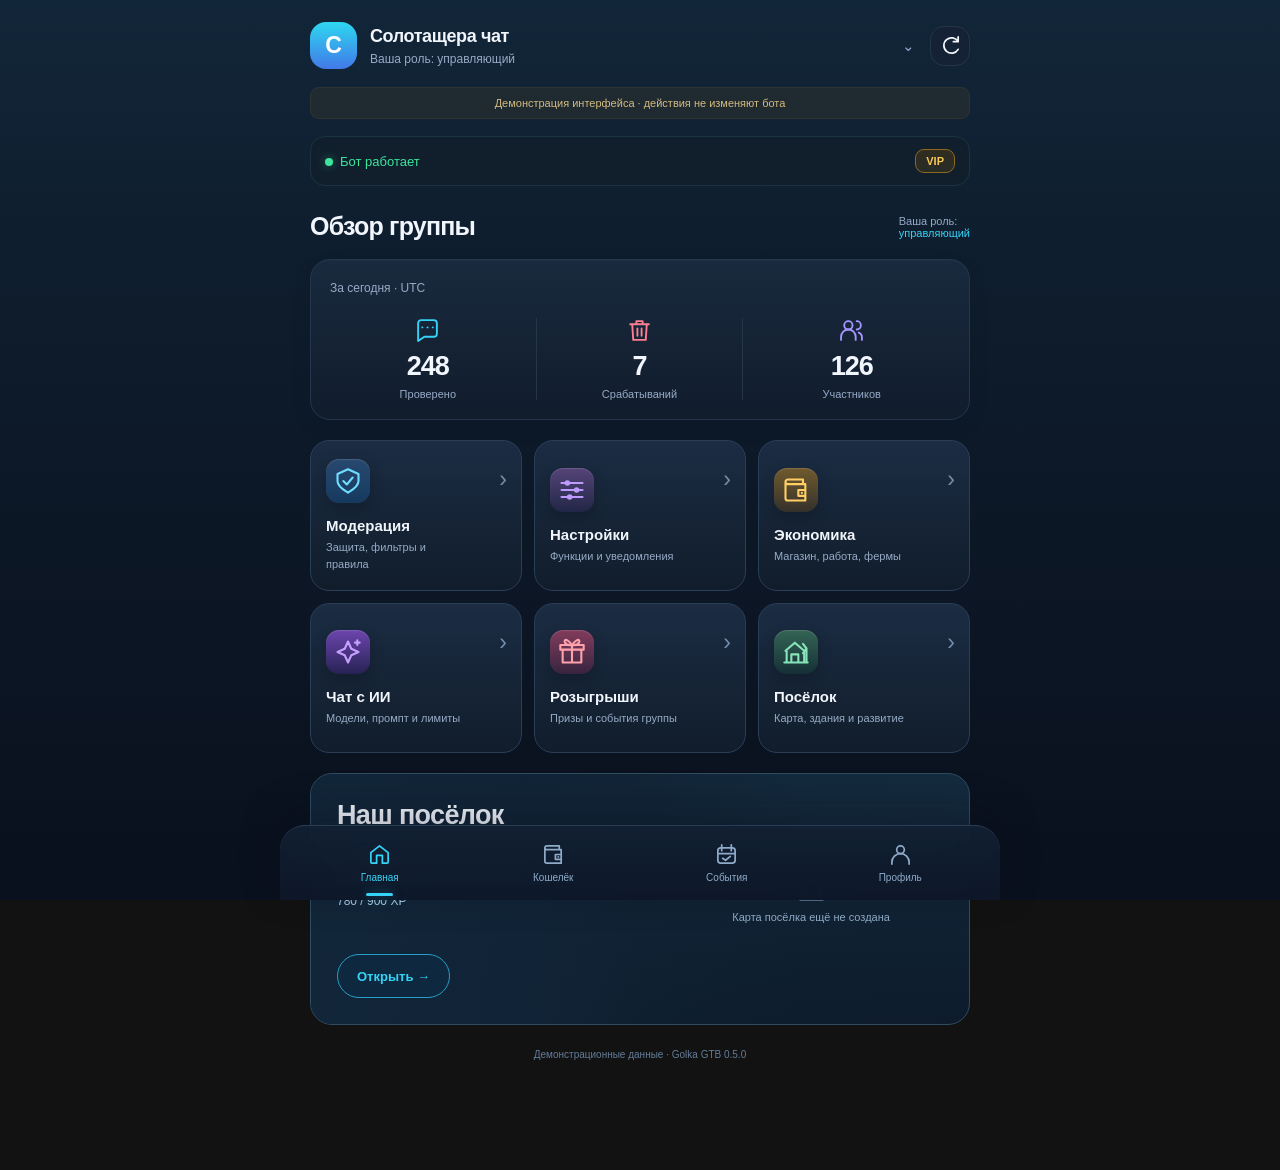
<file: index (3).html>
<!doctype html>
<html lang="ru">
<head>
<meta charset="utf-8"><meta name="viewport" content="width=device-width, initial-scale=1, viewport-fit=cover"><meta name="theme-color" content="#0b1220"><meta name="color-scheme" content="dark"><meta name="referrer" content="no-referrer"><meta http-equiv="Content-Security-Policy" content="default-src 'self'; script-src 'self' 'unsafe-inline' https://telegram.org; style-src 'self' 'unsafe-inline'; img-src 'self' blob: data:; connect-src https:; base-uri 'none'; form-action 'none'">
<title>Golka GTB · Мини-приложение</title>
<script src="https://telegram.org/js/telegram-web-app.js"></script>
<style>
:root{--bg:#0a111e;--panel:#121f31;--panel2:#17283d;--line:#25364c;--text:#f1f5fc;--muted:#97aac6;--cyan:#35d4f7;--blue:#458aff;--green:#3de59d;--yellow:#f8c955;--red:#ff7f91;--safe:env(safe-area-inset-bottom,0px);font-family:Inter,-apple-system,BlinkMacSystemFont,"Segoe UI",sans-serif;color-scheme:dark}
*{box-sizing:border-box}body{margin:0;background:linear-gradient(180deg,#122639 0%,#0e1c2c 300px,#0a111e 850px) fixed;color:var(--text);font-size:15px;-webkit-tap-highlight-color:transparent}button,input,select,textarea{font:inherit}button{color:inherit;cursor:pointer}button:disabled{opacity:.42;cursor:default}button:focus-visible,a:focus-visible,input:focus-visible,textarea:focus-visible,select:focus-visible{outline:2px solid var(--cyan);outline-offset:4px}button{touch-action:manipulation}button svg{pointer-events:none}.shell{max-width:720px;margin:auto;padding:0 20px calc(110px + var(--safe));min-height:100dvh}.topbar{display:flex;align-items:center;justify-content:space-between;padding:22px 0 24px}.brand{display:flex;align-items:center;gap:11px}.brand-logo{height:40px;width:40px;border-radius:14px;display:grid;place-items:center;font-size:26px;font-weight:850;background:linear-gradient(180deg,#25def8,#2379f8 60%,#925aff);box-shadow:0 6px 26px #249cff33;transform:rotate(-7deg)}.brand h1{font-size:18px;letter-spacing:-.6px;margin:0 0 4px}.eyebrow{font-size:11px;letter-spacing:1.8px;text-transform:uppercase;color:var(--muted)}.icon-btn{border:1px solid var(--line);background:#152235;border-radius:14px;height:40px;width:40px;display:grid;place-items:center}.icon{width:23px;height:23px;display:inline-block;vertical-align:middle;fill:none;stroke:currentColor;stroke-width:1.8;stroke-linecap:round;stroke-linejoin:round}.group-picker{width:100%;padding:15px;border:1px solid var(--line);background:linear-gradient(180deg,#1b2d43,#132033);border-radius:19px;display:flex;align-items:center;text-align:left;gap:13px;box-shadow:0 10px 26px #0002}.group-avatar{height:47px;width:47px;flex-shrink:0;border-radius:16px;background:linear-gradient(180deg,#2ed7f1,#4279e8);display:grid;place-items:center;color:white;font-weight:750;font-size:23px}.group-title{font-weight:700;font-size:16px;display:block;max-width:440px;overflow:hidden;text-overflow:ellipsis;white-space:nowrap}.group-sub{font-size:12px;color:var(--muted);display:block;margin-top:5px}.chevron{margin-left:auto;color:#8ea9cd}.statusbar{display:flex;justify-content:space-between;align-items:center;gap:8px;margin:15px 0 26px;padding:12px 14px;background:#111f2d;border:1px solid #1c3341;border-radius:15px;color:var(--green);font-size:13px}.statusdot{display:inline-block;width:8px;height:8px;background:currentColor;border-radius:50%;box-shadow:0 0 10px #3de59d66;margin-right:7px}.tier{padding:5px 10px;color:var(--yellow);border:1px solid #8d691b;background:linear-gradient(180deg,#553c1177,#674e1344);border-radius:9px;font-weight:750;font-size:11px;white-space:nowrap}.tier.free{color:var(--muted);border-color:var(--line);background:#233049}.heading{display:flex;justify-content:space-between;align-items:center;margin-bottom:18px;gap:8px}h2{font-size:25px;margin:0;letter-spacing:-.8px}h3{font-size:16px;margin:0 0 6px;letter-spacing:-.2px}.role{font-size:11px;color:var(--muted)}.role b{color:var(--cyan);font-weight:500}.card{border:1px solid var(--line);border-radius:20px;background:linear-gradient(180deg,#192a3e,#111c2c);box-shadow:inset 0 1px 0 #ffffff06,0 8px 22px #0001;padding:19px;margin-bottom:16px}.caption{color:var(--muted);font-size:12px;line-height:1.65}.stats{display:grid;grid-template-columns:repeat(3,1fr);margin-top:19px}.stat{padding:0 10px;border-right:1px solid var(--line);text-align:center}.stat:first-child{padding-left:0}.stat:last-child{border:0;padding-right:0}.stat .icon{width:25px;height:25px;color:var(--cyan);margin-bottom:9px}.stat:nth-child(2) .icon{color:var(--red)}.stat:nth-child(3) .icon{color:#a396ff}.stat-number{font-size:27px;line-height:1.1;font-weight:750;letter-spacing:-1px}.stat-label{font-size:11px;color:var(--muted);margin-top:7px}.feature-grid{display:grid;grid-template-columns:1fr 1fr;gap:12px;margin:20px 0}.feature-card{background:linear-gradient(180deg,#1b2c43,#111d2b);border:1px solid #2b3e57;border-radius:19px;min-height:130px;padding:18px 15px;text-align:left;position:relative;transition:transform .15s,border-color .15s}.feature-card:hover{transform:translateY(-2px);border-color:#4488a2}.feature-card .feature-icon{display:flex;width:44px;height:44px;border-radius:13px;align-items:center;justify-content:center;margin-bottom:14px;background:linear-gradient(180deg,#28486e,#1268b44d);color:#70dcff;box-shadow:inset 0 1px 1px #ffffff22,0 6px 15px #0003}.feature-card:nth-child(2) .feature-icon{color:#bc9aff;background:linear-gradient(180deg,#554477,#37276255)}.feature-card:nth-child(3) .feature-icon{color:#ffcf66;background:linear-gradient(180deg,#705a2c,#6e461355)}.feature-card:nth-child(4) .feature-icon{color:#c5a0ff;background:linear-gradient(180deg,#6c45ad,#461b8a55)}.feature-card:nth-child(5) .feature-icon{color:#ffa1ac;background:linear-gradient(180deg,#823c5c,#77214955)}.feature-card:nth-child(6) .feature-icon{color:#86e4b8;background:linear-gradient(180deg,#346454,#12423155)}.feature-card .icon{width:28px;height:28px}.feature-card strong{font-size:15px;display:block;margin-bottom:5px}.feature-card small{color:var(--muted);font-size:11px;line-height:1.5;display:block;max-width:145px}.feature-arrow{position:absolute;top:25px;right:14px;color:#748da9;font-size:23px}.village-hero{position:relative;overflow:hidden;min-height:214px;padding:23px;background:linear-gradient(180deg,#11273b,#102429 80%);border:1px solid #2f4d61;border-radius:22px;margin-top:20px}.village-hero .village-art{position:absolute;right:-22px;bottom:-25px;width:60%;height:245px;opacity:.95;pointer-events:none;filter:drop-shadow(0 7px 12px #0008)}.village-info{position:relative;width:56%;z-index:1}.village-info h2{font-size:23px}.village-info p{color:var(--muted);font-size:13px;margin:11px 0}.village-info b{color:var(--cyan)}.progress{height:7px;background:#22364e;border-radius:20px;overflow:hidden;margin:12px 0 7px}.progress>i{display:block;height:100%;background:linear-gradient(180deg,#26b7e8,#6aecf5);border-radius:20px}.village-info .caption{font-size:11px}.btn{border:1px solid #336482;background:#162c40;color:var(--cyan);padding:12px 16px;min-height:44px;border-radius:13px;display:inline-flex;justify-content:center;align-items:center;gap:9px;font-weight:650;font-size:13px;text-decoration:none}.btn.primary{background:linear-gradient(180deg,#27c4eb,#4584ee);border-color:#4ec7f0;color:#071724;box-shadow:0 5px 20px #179adb22}.btn.secondary{background:#1a2a40;color:#b9cae1;border-color:var(--line)}.btn.danger{color:var(--red);background:#61324433;border-color:#794358}.btn.wide{width:100%}.village-info .btn{margin-top:14px;padding:10px 16px}.bottom-nav{position:fixed;bottom:0;left:50%;transform:translateX(-50%);width:min(100%,720px);z-index:10;display:grid;grid-template-columns:repeat(4,1fr);padding:12px 13px calc(12px + var(--safe));background:linear-gradient(#122033ee,#0d1728fa);backdrop-filter:blur(20px);border-top:1px solid #2a3c54;box-shadow:0 -12px 40px #070d1644;border-radius:25px 25px 0 0}.nav-item{border:0;background:transparent;color:#8fabc9;display:flex;align-items:center;flex-direction:column;gap:6px;padding:5px;border-radius:10px;position:relative;font-size:10px}.nav-item .icon{width:23px;height:23px}.nav-item.active{color:var(--cyan)}.nav-item.active:after{content:'';height:3px;width:27px;border-radius:5px;background:var(--cyan);position:absolute;bottom:-8px;box-shadow:0 0 12px #22d2f666}.section-label{text-transform:uppercase;color:var(--muted);font-size:10px;letter-spacing:1.5px;margin:25px 0 12px}.row{display:flex;align-items:center;gap:13px;padding:15px 0;border-bottom:1px solid #283a4c88;text-align:left;width:100%;background:none;color:inherit;border-left:0;border-right:0;border-top:0}.row:last-child{border-bottom:0;padding-bottom:2px}.row:first-child{padding-top:2px}.row-body{flex:1;min-width:0}.row strong{display:block;font-size:14px;font-weight:600}.row small{display:block;color:var(--muted);font-size:12px;line-height:1.5;margin-top:5px}.switch{flex-shrink:0;width:43px;height:25px;border:1px solid #46576e;background:#304056;border-radius:20px;position:relative;padding:0}.switch:after{content:'';position:absolute;top:3px;left:3px;border-radius:50%;width:17px;height:17px;background:#acbcd0;transition:transform .18s,background .18s}.switch[aria-checked=true]{background:#25bcd22a;border-color:#25aabd}.switch[aria-checked=true]:after{background:var(--cyan);transform:translateX(18px);box-shadow:0 0 10px #2cd7ee44}.switch[aria-busy=true]{opacity:.5}.chips{display:flex;gap:7px;flex-wrap:wrap;margin:12px 0}.chip{font-size:11px;background:#22344b;border:1px solid #334c69;color:#b7cce4;padding:6px 10px;border-radius:9px}.chip.on{color:var(--cyan);border-color:#35738c;background:#16414e55}.wallet-hero{padding:24px;background:linear-gradient(180deg,#203d56,#152033);border-color:#2b5065}.wallet-total{font-size:39px;font-weight:750;letter-spacing:-1.5px;margin:13px 0}.wallet-total span{font-size:22px;color:var(--muted);font-weight:400}.wallet-secondary{display:flex;align-items:center;gap:9px;color:#ffda6b;font-size:17px}.wallet-actions{display:flex;gap:10px;margin-top:22px}.wallet-actions .btn{flex:1}.two-col{display:grid;grid-template-columns:1fr 1fr;gap:12px}.mini-card{padding:18px;border:1px solid var(--line);border-radius:17px;background:#152236}.mini-card .icon{color:var(--cyan);margin-bottom:13px}.big{font-size:25px;font-weight:750;margin:8px 0}.empty{text-align:center;padding:28px 15px;color:var(--muted);font-size:13px;line-height:1.7}.empty .icon{width:40px;height:40px;display:block;margin:0 auto 13px;color:#53799c}.note{font-size:12px;line-height:1.7;padding:14px 16px;border-radius:14px;border:1px solid #2c4a64;color:#a8c8e2;background:#152b3d;margin:15px 0}.note.warning{color:#e1c58b;border-color:#5f5032;background:#44382044}.page-title{display:flex;align-items:center;gap:10px;margin:2px 0 20px}.page-title .icon{color:var(--cyan)}.page-title h2{font-size:24px}.muted{color:var(--muted)}.profile-head{display:flex;gap:16px;align-items:center;margin:25px 0}.profile-avatar{width:65px;height:65px;border-radius:21px;background:linear-gradient(180deg,#2a8caf,#7362c0);display:grid;place-items:center;font-size:29px;font-weight:700}.field-label{display:block;margin:15px 0 8px;color:var(--muted);font-size:12px}input,textarea,select{width:100%;padding:13px;border:1px solid #364a64;border-radius:12px;background:#0e1c2d;color:var(--text);min-height:46px}textarea{resize:vertical;min-height:180px;line-height:1.65}select{appearance:auto}dialog{border:1px solid #35516f;border-radius:24px;background:#122135;color:var(--text);padding:24px;width:min(94%,500px);max-height:85dvh;box-shadow:0 25px 90px #000a}dialog::backdrop{background:#030811c4;backdrop-filter:blur(6px)}dialog .dialog-head{display:flex;align-items:center;justify-content:space-between;gap:10px;margin-bottom:20px}dialog h2{font-size:21px}.dialog-actions{display:flex;gap:10px;margin-top:20px}.dialog-actions .btn{flex:1}.toast{position:fixed;bottom:calc(95px + var(--safe));left:50%;transform:translate(-50%,20px);opacity:0;pointer-events:none;background:#203851;border:1px solid #42627f;color:#f4f8ff;box-shadow:0 10px 40px #0008;padding:13px 20px;border-radius:14px;max-width:90%;font-size:13px;z-index:100;transition:.2s;text-align:center}.toast.show{opacity:1;transform:translate(-50%,0)}.demo-banner{font-size:11px;text-align:center;padding:9px;border-radius:9px;background:#604d2433;color:#d4ba80;margin:0 0 17px;border:1px solid #6e5d3733}.error-box{padding:25px;text-align:center;line-height:1.8}.error-box h2{font-size:22px;margin-bottom:13px}.error-box p{color:var(--muted);font-size:13px}.loading{min-height:220px;display:grid;place-items:center;color:var(--muted)}.loader{width:26px;height:26px;border:2px solid #28465a;border-top-color:var(--cyan);border-radius:50%;animation:spin .8s linear infinite;margin:0 auto 15px}@keyframes spin{to{transform:rotate(360deg)}}.view{animation:appear .22s ease}@keyframes appear{from{opacity:0;transform:translateY(5px)}to{opacity:1;transform:translateY(0)}}.map-image{width:100%;border-radius:15px;display:block;margin:16px 0;border:1px solid var(--line)}.text-content{white-space:pre-wrap;font-size:13px;line-height:1.8;color:#c5d2e6;overflow-wrap:anywhere}.tiny{font-size:11px}.event-mark{width:34px;height:34px;border-radius:11px;background:#24455b55;display:grid;place-items:center;color:var(--cyan);flex-shrink:0}.event-mark .icon{width:17px;height:17px}.connected-label{font-size:10px;color:#637c99;text-align:center;margin-top:24px}.filter{margin-bottom:8px}.version-block{border-bottom:1px solid var(--line);padding:16px 0}.version-block h3{color:var(--cyan)}.version-block p{line-height:1.75;font-size:12px;white-space:pre-line;color:var(--muted)}@media(min-width:600px){.shell{padding-left:30px;padding-right:30px}.feature-grid{grid-template-columns:repeat(3,1fr)}.feature-card{min-height:150px}.village-hero{min-height:230px}.village-info{width:52%}.village-hero .village-art{width:50%;right:10px;height:280px}.topbar{padding-top:30px}}@media(max-width:350px){.shell{padding-left:12px;padding-right:12px}.feature-card{padding:14px 11px}.group-title{max-width:210px}h2{font-size:22px}.role{max-width:110px;text-align:right}.stat-number{font-size:23px}}@media(prefers-reduced-motion:reduce){*,*:before,*:after{animation:none!important;transition:none!important;scroll-behavior:auto!important}}

[hidden]{display:none!important}.topbar{gap:15px;padding:22px 0 18px}.topbar .group-picker{flex:1;min-width:0;width:auto;background:none;border:0;box-shadow:none;padding:0}.group-text{flex:1;min-width:0}.topbar .group-title{font-size:18px;max-width:100%;letter-spacing:-.4px}.topbar .icon-btn{flex-shrink:0}.group-avatar,.profile-avatar{overflow:hidden;position:relative}.avatar-photo{width:100%;height:100%;object-fit:cover;display:block}.village-hero.map-hero{padding:0;background:#132335;min-height:0}.village-cover{height:210px;display:grid;place-items:center;background:#0e1a27;overflow:hidden}.village-cover img{width:100%;height:100%;max-height:210px;object-fit:contain;display:block}.village-summary{padding:19px}.village-summary .heading{margin-bottom:8px}.village-summary h2{font-size:21px}.village-summary .progress{max-width:70%;margin-top:15px}.map-placeholder{display:grid;place-items:center;text-align:center;gap:10px;min-height:150px;padding:20px;color:var(--muted);font-size:12px}.map-placeholder .icon{width:35px;height:35px;color:#6587a5}.village-level{font-size:12px;color:var(--cyan)}

.village-hero.map-hero{position:relative;min-height:230px;background:linear-gradient(180deg,#142b3e,#0d1b2b);isolation:isolate}.map-hero .village-cover{position:absolute;inset:0;height:100%;width:100%;background:transparent;overflow:hidden;pointer-events:none}.map-hero .village-cover img{position:absolute;right:0;top:0;width:67%;height:100%;max-height:none;object-fit:cover;object-position:center}.map-hero .village-cover:after{content:'';position:absolute;inset:0;background:linear-gradient(90deg,#122639 0%,#112437f5 32%,#102234a6 49%,#10223415 75%,transparent 100%)}.map-hero .village-summary{position:relative;z-index:1;padding:23px 20px;width:61%;min-height:230px;display:flex;flex-direction:column;align-items:flex-start}.map-hero .village-summary h2{font-size:23px;margin:0 0 11px;letter-spacing:-.65px;white-space:nowrap}.map-hero .village-level{color:#aec9e3;font-size:14px;margin-bottom:4px}.map-hero .village-level b{color:var(--cyan);font-size:17px}.map-hero .village-summary .progress{width:100%;max-width:100%;height:8px;margin:11px 0 7px}.map-hero .village-summary .caption{font-size:12px;color:#a8cce6}.map-hero .village-summary>div:last-child{margin-top:auto!important;padding-top:17px}.map-hero .btn{border-radius:22px;padding:10px 19px;background:#0c2942bb;border-color:#279ec6}.map-hero .map-placeholder{position:absolute;right:0;top:0;width:48%;height:100%;font-size:11px;color:#90acc6;gap:8px;align-content:center;padding:12px;z-index:1}.map-hero .map-placeholder .icon{width:27px;height:27px}@media(min-width:600px){.village-hero.map-hero,.map-hero .village-summary{min-height:250px}.map-hero .village-summary{width:54%;padding:26px}.map-hero .village-cover img{width:65%}.map-hero .village-summary h2{font-size:27px}}
</style>
</head>
<body>
<svg aria-hidden="true" style="position:absolute;width:0;height:0;overflow:hidden"><defs>
<symbol id="i-home" viewBox="0 0 24 24"><path d="m3 10 9-7 9 7v10a1 1 0 0 1-1 1h-5v-8H9v8H4a1 1 0 0 1-1-1Z"/></symbol>
<symbol id="i-shield" viewBox="0 0 24 24"><path d="m12 2 9 4v6c0 5-6 8-9 10-3-2-9-5-9-10V6Z"/><path d="m8 12 3 3 5-6"/></symbol>
<symbol id="i-settings" viewBox="0 0 24 24"><path d="M3 6h18M3 12h18M3 18h18"/><circle cx="8" cy="6" r="2.4" fill="currentColor" stroke="none"/><circle cx="16" cy="12" r="2.4" fill="currentColor" stroke="none"/><circle cx="10" cy="18" r="2.4" fill="currentColor" stroke="none"/></symbol>
<symbol id="i-wallet" viewBox="0 0 24 24"><path d="M20 7H5a2 2 0 0 1 0-4h13v4M3 5v14a2 2 0 0 0 2 2h15V7M20 12h-6v5h6"/><path d="M17 14.5h.1"/></symbol>
<symbol id="i-ai" viewBox="0 0 24 24"><path d="m12 3 2.8 6.2L21 12l-6.2 2.8L12 21l-2.8-6.2L3 12l6.2-2.8ZM20 2v4m-2-2h4"/></symbol>
<symbol id="i-gift" viewBox="0 0 24 24"><path d="M4 10h16v11H4zM2 6h20v4H2zM12 6v15"/><path d="M12 6C5 7 4 0 8 2c2 1 4 4 4 4Zm0 0c7 1 8-6 4-4-2 1-4 4-4 4Z"/></symbol>
<symbol id="i-village" viewBox="0 0 24 24"><path d="m3 11 8-7 8 7v10H4V11m4 10v-7h6v7M18 5l3 4-3 4m3-4v12M2 21h20"/></symbol>
<symbol id="i-users" viewBox="0 0 24 24"><circle cx="9" cy="7" r="4"/><path d="M2 21v-3a7 7 0 0 1 14 0v3M17 3a4 4 0 0 1 0 8m2 3a5 5 0 0 1 3 5v2"/></symbol>
<symbol id="i-trash" viewBox="0 0 24 24"><path d="M3 6h18M9 6V3h6v3M5 6l1 15h12l1-15M10 10v7m4-7v7"/></symbol>
<symbol id="i-chat" viewBox="0 0 24 24"><path d="M21 15a3 3 0 0 1-3 3H9l-6 4V5a3 3 0 0 1 3-3h12a3 3 0 0 1 3 3Z"/><path d="M7 9h.1M12 9h.1M17 9h.1"/></symbol>
<symbol id="i-calendar" viewBox="0 0 24 24"><rect x="3" y="5" width="18" height="16" rx="3"/><path d="M7 2v6m10-6v6M3 11h18m-13 5 3 2 5-4"/></symbol>
<symbol id="i-user" viewBox="0 0 24 24"><circle cx="12" cy="7" r="4"/><path d="M3 22v-2a9 9 0 0 1 18 0v2"/></symbol>
<symbol id="i-arrow" viewBox="0 0 24 24"><path d="M4 12h16m-6-6 6 6-6 6"/></symbol>
<symbol id="i-back" viewBox="0 0 24 24"><path d="M20 12H4m6-6-6 6 6 6"/></symbol>
<symbol id="i-refresh" viewBox="0 0 24 24"><path d="M20 8a8 8 0 1 0 0 8M20 3v5h-5"/></symbol>
<symbol id="i-bolt" viewBox="0 0 24 24"><path d="m13 2-9 12h7l-1 8 10-13h-8Z"/></symbol>
<symbol id="i-book" viewBox="0 0 24 24"><path d="M12 5C9 2 4 2 2 3v16c4-1 7-1 10 2 3-3 6-3 10-2V3c-2-1-7-1-10 2Zm0 0v16"/></symbol>
<symbol id="i-work" viewBox="0 0 24 24"><rect x="2" y="7" width="20" height="14" rx="3"/><path d="M8 7V3h8v4M2 12c6 5 14 5 20 0M10 13h4v4h-4Z"/></symbol>
<symbol id="i-close" viewBox="0 0 24 24"><path d="m6 6 12 12M6 18 18 6"/></symbol>
</defs></svg>
<div class="shell">
<header class="topbar"><button id="group-picker" class="group-picker" data-action="groups" aria-label="Выбрать группу" hidden><span class="group-avatar" id="group-avatar">G</span><span class="group-text"><span class="group-title" id="group-title">Выберите группу</span><span class="group-sub" id="group-sub">Управление группой</span></span><span class="chevron">⌄</span></button><button class="icon-btn" aria-label="Обновить данные" data-action="refresh"><svg class="icon"><use href="#i-refresh"/></svg></button></header>
<div id="demo-banner" class="demo-banner" hidden>Демонстрация интерфейса · действия не изменяют бота</div>
<main id="main" aria-live="polite"><div class="loading"><div><div class="loader"></div>Открываем вашу панель…</div></div></main>
</div>
<nav class="bottom-nav" aria-label="Основная навигация"><button class="nav-item active" data-view="home"><svg class="icon"><use href="#i-home"/></svg>Главная</button><button class="nav-item" data-view="wallet"><svg class="icon"><use href="#i-wallet"/></svg>Кошелёк</button><button class="nav-item" data-view="events"><svg class="icon"><use href="#i-calendar"/></svg>События</button><button class="nav-item" data-view="profile"><svg class="icon"><use href="#i-user"/></svg>Профиль</button></nav>
<dialog id="dialog"><div class="dialog-head"><h2 id="dialog-title"></h2><button class="icon-btn" data-action="close-dialog" aria-label="Закрыть"><svg class="icon"><use href="#i-close"/></svg></button></div><div id="dialog-body"></div></dialog><div id="toast" class="toast" role="status"></div>
<script>
'use strict';
// Публичный адрес API бота. Здесь никогда не должно быть токенов или API-ключей.
const API_BASE = 'https://golka-gtb-api.j.onjrnm.co.uk';
const FALLBACK_BOT = 'GolMod_bot';
const tg=window.Telegram?.WebApp;
const auth=tg?.initData||'';
const state={demo:!auth,user:null,groups:[],group:null,data:null,view:'home',history:[],bot:FALLBACK_BOT,loading:false,mapURL:null};
const main=document.getElementById('main');
const esc=v=>String(v??'').replace(/[&<>"']/g,c=>({'&':'&amp;','<':'&lt;','>':'&gt;','"':'&quot;',"'":'&#39;'}[c]));
const icon=n=>`<svg class="icon" aria-hidden="true"><use href="#i-${esc(n)}"/></svg>`;
const money=n=>new Intl.NumberFormat('ru-RU',{maximumFractionDigits:3}).format(Number(n)||0);
const duration=s=>{s=Math.max(0,Math.ceil(s));return s?[(s>=3600?Math.floor(s/3600)+'ч':''),(s>=60?Math.floor(s%3600/60)+'м':''),(s%60+'с')].filter(Boolean).join(' '):'Доступно сейчас'};
const fmtDate=v=>new Date(v*1000).toLocaleString('ru-RU',{day:'numeric',month:'short',hour:'2-digit',minute:'2-digit'});
const role=r=>({owner:'владелец бота',manager:'управляющий',member:'участник'}[r]||'участник');
const tier=g=>g.paid?({vip:'VIP',vipplus:'VIP+',standard:'Полный доступ'}[g.tier]||'Полный доступ'):'Бесплатный';
const vip=()=>!!state.data?.group.paid&&['vip','vipplus'].includes(state.data.group.tier);
const manager=()=>state.data?.group.role!=='member';
const heading=(title,i)=>`<div class="page-title">${icon(i)}<h2>${esc(title)}</h2></div>`;
const empty=(text,i='chat')=>`<div class="empty">${icon(i)}${esc(text)}</div>`;
const btn=(label,action,arg='',kind='')=>`<button class="btn ${kind}" data-action="${esc(action)}" data-arg="${esc(arg)}">${esc(label)}</button>`;
const LABELS={moderation_enabled:['Вся модерация','ИИ и встроенные проверки сообщений'],ai_moderation_enabled:['ИИ-модерация','Проверка по вашим правилам и категориям'],spam_enabled:['Антиспам','Одинаковые сообщения и обходы символами'],flood_enabled:['Антифлуд','Слишком частые сообщения участников'],delete_notifications:['Уведомления об удалении','Сообщать в группе о сработавшей проверке'],ai_chat_search:['Поиск в интернете','Использовать веб-поиск в ответах ИИ']};
const FEATURE_LABELS={'section.games':'Все игры','section.rp':'Ролевые команды',work:'Работа',study:'Обучение',deposit:'Депозит',slots:'Слоты DpC',dice:'Кубики',basketball:'Баскетбол',bowling:'Кегли',giveaway:'Розыгрыши',village:'Посёлок',ai:'Команда чата с ИИ',shop:'Магазин',market:'Маркет ферм',farms:'Автофермы',investments:'Инвестиции'};
let toastTimer;
function toast(text){const el=document.getElementById('toast');el.textContent=text;el.classList.add('show');clearTimeout(toastTimer);toastTimer=setTimeout(()=>el.classList.remove('show'),3400)}
function sheet(title,html){document.getElementById('dialog-title').textContent=title;document.getElementById('dialog-body').innerHTML=html;const d=document.getElementById('dialog');if(!d.open)d.showModal()}
function closeDialog(){document.getElementById('dialog').close()}
function haptic(){try{tg?.HapticFeedback?.impactOccurred('light')}catch{}}
async function request(path,options={}){
 if(!API_BASE||API_BASE==='__API_BASE__')throw new Error('Сервер ещё не подключён. Обратитесь к владельцу бота.');
 const response=await fetch(API_BASE.replace(/\/$/,'')+'/miniapp/v1'+path,{...options,headers:{'Authorization':'tma '+auth,...(options.body?{'Content-Type':'application/json'}:{}),...options.headers},signal:AbortSignal.timeout(18000),credentials:'omit',cache:'no-store'});
 if(!response.ok){let error;try{error=await response.json()}catch{}throw new Error(error?.retry_after?'Следующая попытка через '+duration(error.retry_after):error?.error||'Сервер недоступен. Попробуйте позже.')}
 return response.json();
}
function status(){const g=state.data.group;return `<div class="statusbar" ${g.enabled?'':'style="color:var(--yellow)"'}><span><span class="statusdot"></span>${g.enabled?'Бот работает':'Бот приостановлен'}</span><span class="tier ${g.paid?'':'free'}">${esc(tier(g))}</span></div>`}
function villagePreview(){if(!vip())return '';const v=state.data.village;const percent=v?Math.max(0,Math.min(100,100*(v.xp-v.level_start)/Math.max(1,v.next_xp-v.level_start))):0;return `<section class="village-hero map-hero"><div class="village-cover" data-village-map>${v?.has_map?'<div class="map-placeholder">Загружаем карту…</div>':'<div class="map-placeholder">'+icon('village')+'<span>Карта посёлка ещё не создана</span></div>'}</div><div class="village-summary"><h2>Наш посёлок</h2><div class="village-level">${v?'Уровень <b>'+esc(v.level)+'</b>':'VIP'}</div>${v?`<div class="progress"><i style="width:${percent}%"></i></div><span class="caption">${money(v.xp)} / ${money(v.next_xp)} XP</span>`:'<p class="caption">Создайте свой посёлок вместе с участниками группы.</p>'}<div style="margin-top:14px">${btn(v?'Открыть →':'Создать →','navigate','village')}</div></div></section>`}
function home(){const d=state.data,s=d.stats;const features=[['moderation','shield','Модерация','Защита, фильтры и правила'],['settings','settings','Настройки','Функции и уведомления'],['economy','wallet','Экономика','Магазин, работа, фермы'],['ai','ai','Чат с ИИ','Модели, промпт и лимиты'],['giveaways','gift','Розыгрыши','Призы и события группы'],['village','village','Посёлок','Карта, здания и развитие']].filter(f=>f[0]!=='village'||vip());return status()+`<div class="heading"><h2>Обзор группы</h2><span class="role">Ваша роль:<br><b>${esc(role(d.group.role))}</b></span></div><div class="card"><div class="caption">За сегодня · UTC</div><div class="stats">${[['chat',s.checked,'Проверено'],['trash',s.removed,'Срабатываний'],['users',s.members??'—','Участников']].map(([i,n,l])=>`<div class="stat">${icon(i)}<div class="stat-number">${esc(n)}</div><div class="stat-label">${l}</div></div>`).join('')}</div></div><div class="feature-grid">${features.map(([view,i,t,sub])=>`<button class="feature-card" data-view="${view}"><span class="feature-icon">${icon(i)}</span><span class="feature-arrow">›</span><strong>${t}</strong><small>${sub}</small></button>`).join('')}</div>${villagePreview()}<div class="connected-label">${state.demo?'Демонстрационные данные':'Синхронизировано с ботом'} · Golka GTB ${esc(d.version)}</div>`}
function toggle(key,features=false){const on=features?state.data.features[key]:state.data.settings[key];const [title,sub]=features?[FEATURE_LABELS[key]||key,'Включить для участников группы']:LABELS[key];return `<div class="row"><div class="row-body"><strong>${esc(title)}</strong><small>${esc(sub)}</small></div><button class="switch" role="switch" aria-label="${esc(title)}" aria-checked="${!!on}" data-toggle="${esc(key)}" data-feature="${features?'1':'0'}" ${manager()?'':'disabled'}></button></div>`}
function moderation(){const d=state.data;if(!manager())return heading('Модерация','shield')+empty('Изменять модерацию могут владелец доступа и назначенные управляющие.','shield');return heading('Модерация','shield')+(!d.group.paid?'<div class="note warning">Бесплатный тариф: доступны встроенные проверки. ИИ-модерация и общая база знаний подключаются с полным доступом.</div>':'')+`<div class="card">${['moderation_enabled','ai_moderation_enabled','spam_enabled','flood_enabled'].map(k=>toggle(k)).join('')}</div><div class="card"><div class="row"><div class="row-body"><strong>Режим ИИ Модерации</strong><small>${{dry:'Тест: сообщения остаются в чате',delete:'Удаление нарушений',enforce:'Удаление и настроенные наказания'}[d.settings.mode]||'Не выбран'}</small></div>${btn('Изменить','mode')}</div><div class="row"><div class="row-body"><strong>Правила для ИИ</strong><small>По ним бот оценивает сообщения</small></div>${btn('Изменить','edit','rules')}</div></div>${btn('Категории и действия в боте','bot','moderation','wide secondary')}`}
function wallet(){const w=state.data.wallet;const progress=Math.max(0,Math.min(100,(w.xp-w.level_start)/(w.next_xp-w.level_start)*100));return heading('Кошелёк','wallet')+`<div class="card wallet-hero"><div class="caption">Баланс в этой группе</div><div class="wallet-total">${money(w.coins)} <span>C₲</span></div><div class="wallet-secondary">${icon('bolt')}${money(w.energy)} ⚡ <span class="caption">на все группы</span></div><div class="wallet-actions">${btn('Перевести','bot','transfer','primary')}${btn('Магазин','bot','shop','secondary')}</div></div><div class="two-col"><div class="mini-card">${icon('book')}<div class="caption">Обучение</div><div class="big">${w.education}<span class="caption"> / 500</span></div></div><div class="mini-card">${icon('ai')}<div class="caption">Уровень</div><div class="big">${w.level}</div></div></div><div class="card" style="margin-top:16px"><div class="row"><div class="row-body"><strong>Прогресс уровня</strong><small>${money(w.xp)} / ${money(w.next_xp)} XP</small></div><span class="chip">×${w.rebirths+1} прибыль</span></div><div class="progress"><i style="width:${progress}%"></i></div></div><div class="card"><div class="row"><span class="event-mark">${icon('work')}</span><div class="row-body"><strong>Работа</strong><small>${duration(w.work_remaining)}</small></div><button class="btn" data-daily="work" ${w.work_remaining?'disabled':''}>Работать</button></div><div class="row"><span class="event-mark">${icon('book')}</span><div class="row-body"><strong>Обучение</strong><small>${duration(w.study_remaining)}</small></div><button class="btn" data-daily="study" ${w.study_remaining?'disabled':''}>Учиться</button></div></div>`}
function settings(){return heading('Настройки','settings')+(manager()?`<div class="card">${toggle('delete_notifications')}</div><div class="section-label">Функции группы</div><div class="card">${Object.keys(state.data.features).map(k=>toggle(k,true)).join('')}</div>${btn('Управляющие и права в боте','bot','manage','wide secondary')}`:empty('Настройки доступны управляющим группы.','shield'))}
function ai(){const d=state.data,p=Math.max(0,Math.min(100,d.ai.remaining_percent));return heading('Чат с ИИ','ai')+`<div class="card"><div class="row"><div class="row-body"><strong>DeepSeek Flash + Pro</strong><small>Единый месячный лимит для двух моделей</small></div><span class="chip ${d.ai.active?'on':''}">${d.ai.active?'Активна':'Нет подписки'}</span></div><div class="big">${p}% <span class="caption">лимита осталось</span></div><div class="progress"><i style="width:${p}%"></i></div><div class="caption">Учитываются сообщения, история и ответы.</div></div>${manager()?`<div class="card"><div class="row"><div class="row-body"><strong>Модель по умолчанию</strong><small>${esc({off:'Выключено',flash:'DeepSeek Flash',pro:'DeepSeek Pro',connection:'Свой API',gpt:'GPT Luna'}[d.ai.source]||'Не выбрана')}</small></div>${btn('Выбрать','ai-model')}</div><div class="row"><div class="row-body"><strong>Свой промпт</strong><small>Характер и задачи вашего помощника</small></div>${btn('Изменить','edit','ai_chat_prompt')}</div>${toggle('ai_chat_search')}</div>`:''}<div class="two-col">${btn('Подписка','bot','ai','primary')}${btn('Свой API','bot','aiconnections','secondary')}</div><div class="note">Обратиться к ИИ в группе: /ai ваш вопрос. Можно ответить на сообщение помощника.</div>`}
function economy(){return heading('Экономика','wallet')+`<div class="feature-grid">${[['wallet','wallet','Кошелёк','Баланс, работа и обучение'],['shop','wallet','Магазин','Товары и улучшения'],['market','village','Маркет ферм','Покупка и продажа'],['farms','work','Автофермы','Ваш ежедневный доход'],['investments','ai','Инвестиции','Компании и доли'],['games','gift','Игры','Кубики, деп и слоты']].map(([key,i,t,sub])=>`<button class="feature-card" ${key==='wallet'?'data-view="wallet"':`data-action="bot" data-arg="${key}"`}><span class="feature-icon">${icon(i)}</span><strong>${t}</strong><small>${sub}</small></button>`).join('')}</div><div class="note">C₲ и обучение отдельные для каждой группы. Баланс ⚡ общий.</div>`}
function village(){if(!vip())return heading('Посёлок','village')+empty('Посёлки доступны для групп VIP и VIP+.','village');const v=state.data.village;return heading('Посёлок','village')+(v?`<div class="card"><h3>Уровень ${v.level}</h3><div class="caption">${money(v.xp)} / ${money(v.next_xp)} XP</div><div class="progress"><i style="width:${Math.max(0,Math.min(100,100*(v.xp-v.level_start)/(v.next_xp-v.level_start)))}%"></i></div><p class="text-content">${esc(v.description)}</p><div class="chips"><span class="chip on">${v.available} доступных улучшений</span><span class="chip">Опыт за активность группы</span></div><div id="map-container" data-village-map>${v.has_map?'<div class="loading" style="min-height:100px">Загружаем карту…</div>':empty('Карта ещё не создана.','village')}</div>${btn('Строительство в боте','bot','village','wide primary')}</div><div class="section-label">Постройки</div><div class="card">${v.buildings.length?v.buildings.map(b=>`<div class="row"><span class="event-mark">${icon('village')}</span><div class="row-body"><strong>${esc(b.name)}</strong><small>Уровень ${b.level}</small></div></div>`).join(''):empty('Здесь появятся ваши постройки.','village')}</div>`:`<div class="card">${empty('Посёлок ещё не создан. Опишите его в боте — и появится настоящая карта.','village')}${btn('Создать в боте','bot','village','wide primary')}</div>`)}
function giveaways(){const list=state.data.giveaways;return heading('Розыгрыши','gift')+`<div class="card">${list.length?list.map(g=>`<div class="row"><span class="event-mark">${icon('gift')}</span><div class="row-body"><strong>Розыгрыш #${g.id}</strong><small>${esc(g.prize)}<br>${g.winners} победителей · до ${fmtDate(g.ends)}</small></div></div>`).join(''):empty('Активных розыгрышей пока нет.','gift')}</div>${btn(manager()?'Создать в боте':'Меню группы в боте','bot','giveaway','wide primary')}`}
const eventLabels={mode:'Изменён режим модерации',rules:'Обновлены правила',spam_enabled:'Изменена защита от спама',delete_notifications:'Изменены уведомления',ai_chat_prompt:'Обновлён промпт помощника',ai_chat_source:'Изменена модель ИИ',enabled:'Изменён статус бота',flood_enabled:'Изменена защита от флуда',moderation_enabled:'Изменена модерация',ai_moderation_enabled:'Изменена ИИ-модерация'};
function events(){return heading('События','calendar')+`<div class="caption" style="margin-bottom:15px">Последние изменения настроек группы</div><div class="card">${state.data.events.length?state.data.events.map(e=>`<div class="row"><span class="event-mark">${icon('calendar')}</span><div class="row-body"><strong>${esc(eventLabels[e.event]||'Изменение настроек')}</strong><small>${fmtDate(e.created)}</small></div></div>`).join(''):empty(manager()?'Изменений пока нет.':'Журнал доступен управляющим.','calendar')}</div>`}
function profile(){const u=state.user;return heading('Профиль','user')+`<div class="profile-head"><div class="profile-avatar" data-avatar="/me/avatar" data-fallback="${esc(Array.from(u.first_name||'G')[0])}">${esc(Array.from(u.first_name||'G')[0])}</div><div><h2 style="font-size:22px">${esc([u.first_name,u.last_name].filter(Boolean).join(' '))}</h2><div class="caption">${u.username?'@'+esc(u.username):'Аккаунт Telegram'}</div></div></div><div class="card"><div class="row"><div class="row-body"><strong>Ваша роль в группе</strong><small>${esc(role(state.data.group.role))}</small></div>${icon('shield')}</div><div class="row"><div class="row-body"><strong>Тариф группы</strong><small>${esc(tier(state.data.group))}</small></div>${btn('Подробнее','bot','access')}</div><button class="row" data-action="releases"><div class="row-body"><strong>О боте и изменения</strong><small>Golka GTB ${esc(state.data.version)}</small></div><span>›</span></button><button class="row" data-action="rules"><div class="row-body"><strong>Правила группы</strong><small>Информация для участников</small></div><span>›</span></button></div>${btn('Рекламный кабинет в боте','bot','ads','wide secondary')}<div class="connected-label">Сделано для ваших сообществ.</div>`}
function render(){if(!state.data)return;const views={home,wallet,moderation,settings,ai,economy,village,giveaways,events,profile};main.innerHTML=`<div class="view">${(views[state.view]||home)()}</div>`;document.querySelectorAll('[data-view]').forEach(el=>{if(el.classList.contains('nav-item'))el.classList.toggle('active',el.dataset.view===state.view)});if(tg?.BackButton){state.history.length?tg.BackButton.show():tg.BackButton.hide()}hydrateAvatars();if(['home','village'].includes(state.view)&&vip()&&state.data.village?.has_map)loadMap()}
function navigate(view,push=true){if(view===state.view)return;if(push)state.history.push(state.view);state.view=view;haptic();render();window.scrollTo({top:0,behavior:'instant'})}
async function loadGroup(id){state.loading=true;main.innerHTML='<div class="loading"><div><div class="loader"></div>Синхронизируем группу…</div></div>';try{state.data=state.demo?makeDemo(id):await request('/groups/'+encodeURIComponent(id));state.group=id;try{localStorage.setItem('golka.selectedGroup',id)}catch{};const g=state.data.group;document.getElementById('group-title').textContent=g.title;const avatar=document.getElementById('group-avatar');avatar.dataset.avatar='/groups/'+g.id+'/avatar';avatar.dataset.fallback=Array.from(g.title)[0];avatar.textContent=avatar.dataset.fallback;delete avatar.dataset.avatarLoaded;document.getElementById('group-sub').textContent='Ваша роль: '+role(g.role);document.getElementById('group-picker').hidden=false;state.bot=state.data.bot_username||state.bot;render()}catch(e){showError(e.message)}finally{state.loading=false}}
function showError(message){main.innerHTML=`<div class="error-box">${icon('shield')}<h2>Не удалось открыть панель</h2><p>${esc(message)}</p>${btn('Попробовать снова','refresh','','primary')}</div>`}
async function save(key,value,features=false){if(state.demo){(features?state.data.features:state.data.settings)[key]=value;if(key==='ai_chat_source')state.data.ai.source=value;render();toast('Изменено в демонстрации');return}const result=await request('/groups/'+state.group+'/'+(features?'features':'settings'),{method:'POST',body:JSON.stringify({key,value,etag:state.data.etag})});state.data=result;render();toast('Настройка сохранена')}
function openBot(section){const id=state.group;const links=Object.fromEntries(['manage','moderation','aiconnections','access','shop','market','farms','wallet','transfer','investments','games','giveaway','village','ai'].map(k=>[k,'mini_'+k+'_'+id]));links.ads='adpanel';if(state.demo){toast('В Telegram здесь откроется нужный раздел бота.');return}const url='https://t.me/'+state.bot+'?start='+encodeURIComponent(id?links[section]||'mini_manage_'+id:'app');if(tg?.openTelegramLink){tg.openTelegramLink(url);tg.close?.()}else window.open(url,'_blank','noopener,noreferrer')}
const imageAssets=new Map();
async function imageAsset(path){if(state.demo)return null;const hit=imageAssets.get(path);if(hit&&Date.now()-hit.at<(path.endsWith('/map')?60000:300000))return hit.promise;if(hit?.url)URL.revokeObjectURL(hit.url);const entry={at:Date.now(),url:null,size:0};entry.promise=(async()=>{try{const response=await fetch(API_BASE+'/miniapp/v1'+path,{headers:{Authorization:'tma '+auth},signal:AbortSignal.timeout(18000),credentials:'omit',cache:'no-store'});if(!response.ok)return null;const blob=await response.blob();if(!blob.type.startsWith('image/')||blob.size>4*1024*1024)return null;entry.size=blob.size;entry.url=URL.createObjectURL(blob);return entry.url}catch{return null}})();imageAssets.delete(path);imageAssets.set(path,entry);while(imageAssets.size>12||[...imageAssets.values()].reduce((n,e)=>n+e.size,0)>8*1024*1024){const [key,old]=imageAssets.entries().next().value;if(old.url)URL.revokeObjectURL(old.url);imageAssets.delete(key)}return entry.promise}
async function paintAvatar(el){const path=el.dataset.avatar;if(el.dataset.avatarLoaded===path)return;el.dataset.avatarLoaded=path;const url=await imageAsset(path);if(!url||!el.isConnected||el.dataset.avatar!==path)return;const img=new Image();img.className='avatar-photo';img.alt='';img.src=url;img.onload=()=>{if(el.isConnected&&el.dataset.avatar===path)el.replaceChildren(img)}}
const observedAvatars=new Set();const avatarObserver=typeof IntersectionObserver!=='undefined'?new IntersectionObserver(entries=>{for(const entry of entries)if(entry.isIntersecting){avatarObserver.unobserve(entry.target);observedAvatars.delete(entry.target);paintAvatar(entry.target)}},{rootMargin:'100px'}):null;
function hydrateAvatars(){for(const el of observedAvatars)if(!el.isConnected){avatarObserver?.unobserve(el);observedAvatars.delete(el)}document.querySelectorAll('[data-avatar]').forEach(el=>{if(el.dataset.avatarLoaded===el.dataset.avatar)return;if(avatarObserver){observedAvatars.add(el);avatarObserver.observe(el)}else paintAvatar(el)})}
async function loadMap(){const containers=[...document.querySelectorAll('[data-village-map]')];if(!containers.length||!vip())return;const group=state.group;const url=await imageAsset('/groups/'+group+'/map');for(const container of containers){if(!container.isConnected||state.group!==group)continue;if(!url){container.innerHTML='<div class="map-placeholder">'+icon('village')+'<span>Карта сейчас недоступна. Попробуйте обновить страницу.</span></div>';continue}const img=new Image();img.src=url;img.alt='Карта посёлка вашей группы';if(container.id==='map-container')img.className='map-image';container.replaceChildren(img)}}
async function action(name,arg){if(name==='close-dialog')return closeDialog();if(name==='navigate')return navigate(arg);if(name==='refresh'){for(const e of imageAssets.values())if(e.url)URL.revokeObjectURL(e.url);imageAssets.clear();document.querySelectorAll('[data-avatar]').forEach(el=>delete el.dataset.avatarLoaded);if(state.group)return loadGroup(state.group);return init()}if(name==='bot')return openBot(arg);if(name==='groups'){sheet('Ваши группы','<input class="filter" id="group-search" type="search" placeholder="Найти группу" aria-label="Найти группу"><div id="group-list">'+state.groups.map(g=>`<button class="row" data-select-group="${esc(g.id)}" data-title="${esc(g.title.toLocaleLowerCase())}"><span class="group-avatar" data-avatar="/groups/${esc(g.id)}/avatar" data-fallback="${esc(Array.from(g.title)[0])}">${esc(Array.from(g.title)[0])}</span><span class="row-body"><strong>${esc(g.title)}</strong><small>${esc(tier(g))} · ${esc(role(g.role))}</small></span>${g.id===state.group?'<span style="color:var(--cyan)">✓</span>':'<span>›</span>'}</button>`).join('')+'</div>');hydrateAvatars();return}if(name==='edit'){if(!manager())return;const title=arg==='rules'?'Правила для ИИ':'Промпт помощника';sheet(title,`<form id="editor" data-key="${arg}"><label class="caption" for="editor-text">${arg==='rules'?'Текст, по которому ИИ модерирует сообщения.':'Опишите поведение и задачи помощника.'}</label><textarea id="editor-text" maxlength="4000" required>${esc(state.data.settings[arg])}</textarea><div class="caption" id="char-count">До 4000 символов</div><div class="dialog-actions">${btn('Отмена','close-dialog','','secondary')}<button class="btn primary" type="submit">Сохранить</button></div></form>`);return}if(name==='mode'){sheet('Режим ИИ Модерации',`<form id="mode-form"><label class="field-label" for="mode-select">Действия при нарушении</label><select id="mode-select">${[['dry','Тест — оставить сообщение'],['delete','Удалять нарушения'],['enforce','Удалять и применять наказания']].map(([v,t])=>`<option value="${v}" ${state.data.settings.mode===v?'selected':''}>${t}</option>`).join('')}</select><div class="note">Точные действия для каждой категории настраиваются в боте.</div><button type="submit" class="btn primary wide">Сохранить режим</button></form>`);return}if(name==='ai-model'){sheet('Модель по умолчанию',`<form id="ai-model-form"><select id="model-select">${[['off','Выключить чат с ИИ'],['flash','DeepSeek Flash'],['pro','DeepSeek Pro']].map(([v,t])=>`<option value="${v}" ${state.data.ai.source===v?'selected':''}>${t}</option>`).join('')}</select><div class="note">Своё API-подключение и GPT Luna можно выбрать в боте.</div><button type="submit" class="btn primary wide">Сохранить</button></form>`);return}if(name==='rules'){sheet('Правила группы',state.data.member_rules?`<div class="text-content">${esc(state.data.member_rules)}</div>`:empty('Правила участников пока не добавлены.','book'));return}if(name==='releases'){sheet('Версии и изменения','<div class="loading"><div class="loader"></div></div>');const releases=state.demo?[{version:'0.5.0',text:'Мини-приложение: выбор группы, настройки модерации, кошелёк, ИИ, события и посёлок.'}]:await request('/releases');document.getElementById('dialog-body').innerHTML=releases.map(r=>`<div class="version-block"><h3>${esc(r.version)}</h3><p>${esc(r.text)}</p></div>`).join('');return}}
document.addEventListener('click',async e=>{const el=e.target.closest('button');if(!el||el.disabled)return;try{if(el.dataset.selectGroup){closeDialog();state.history=[];state.view='home';await loadGroup(el.dataset.selectGroup)}else if(el.dataset.toggle){el.disabled=true;el.setAttribute('aria-busy','true');const features=el.dataset.feature==='1',value=el.getAttribute('aria-checked')!=='true';if(el.dataset.toggle==='moderation_enabled'&&!value&&!window.confirm('Отключить всю модерацию в этой группе?'))return;await save(el.dataset.toggle,value,features)}else if(el.dataset.daily){el.disabled=true;const kind=el.dataset.daily;if(state.demo){state.data.wallet[kind+'_remaining']=86400;if(kind==='work')state.data.wallet.coins+=24;else state.data.wallet.education+=2;render();toast('Демонстрация: '+(kind==='work'?'+24 C₲':'+2 очка обучения'));return}const result=await request('/groups/'+state.group+'/daily',{method:'POST',body:JSON.stringify({kind,request_id:crypto.randomUUID()})});state.data=result.snapshot;render();toast(kind==='work'?'Заработано '+money(result.result.salary/1000)+' C₲':'Обучение завершено')}else if(el.dataset.view)navigate(el.dataset.view);else if(el.dataset.action)await action(el.dataset.action,el.dataset.arg)}catch(error){toast(error.message)}finally{if(el.isConnected){el.disabled=false;el.removeAttribute('aria-busy')}}});
document.addEventListener('input',e=>{if(e.target.id==='group-search'){const q=e.target.value.toLocaleLowerCase();document.querySelectorAll('[data-select-group]').forEach(b=>b.hidden=!b.dataset.title.includes(q))}});
document.addEventListener('submit',async e=>{if(!['editor','mode-form','ai-model-form'].includes(e.target.id))return;e.preventDefault();const form=e.target,submit=form.querySelector('[type=submit]');submit.disabled=true;try{if(form.id==='editor')await save(form.dataset.key,document.getElementById('editor-text').value);else if(form.id==='mode-form')await save('mode',document.getElementById('mode-select').value);else await save('ai_chat_source',document.getElementById('model-select').value);closeDialog()}catch(error){toast(error.message)}finally{submit.disabled=false}});
function makeDemo(id){const g=state.groups.find(g=>g.id===id)||state.groups[0];return {version:'0.5.0',bot_username:FALLBACK_BOT,group:g,etag:'demo',stats:{checked:248,removed:7,members:126},settings:{moderation_enabled:true,ai_moderation_enabled:true,spam_enabled:true,flood_enabled:true,delete_notifications:false,ai_chat_search:true,mode:'delete',rules:'Запрещены угрозы, травля, мошенничество и реклама. Обычное общение разрешено.',ai_chat_prompt:'Помогай участникам группы. Отвечай кратко и дружелюбно.',ai_chat_source:'flash'},features:Object.fromEntries(Object.keys(FEATURE_LABELS).map(k=>[k,true])),wallet:{energy:42,coins:12840,education:72,level:8,xp:2480,level_start:2450,next_xp:3000,rebirths:0,work_remaining:0,study_remaining:0},ai:{remaining_percent:76,active:true,source:'flash'},village:{level:3,xp:780,level_start:500,next_xp:900,available:1,has_map:false,description:'Посёлок у реки, рядом дубы и сакуры. Место, которое мы строим вместе.',buildings:[{name:'Ратуша',level:2},{name:'Мастерская',level:1}]},member_rules:'Уважайте друг друга. Не публикуйте рекламу и не отправляйте спам.',events:[{event:'rules',created:Date.now()/1000-420},{event:'spam_enabled',created:Date.now()/1000-3600},{event:'mode',created:Date.now()/1000-7200}],farms:[],giveaways:[]}}
async function init(){try{if(state.demo){document.getElementById('demo-banner').hidden=false;state.user={id:1,first_name:'Гость',last_name:'',username:'preview'};state.groups=[{id:'-1001',title:'Солотащера чат',paid:true,tier:'vip',role:'manager',enabled:true},{id:'-1002',title:'GolkaGTB Testing',paid:false,tier:'free',role:'owner',enabled:true}]}else{const me=await request('/me');state.user=me.user;state.groups=me.groups;state.bot=me.bot_username||FALLBACK_BOT}if(!state.groups.length){main.innerHTML=empty('Пока нет доступных групп. Подключите группу в боте или попросите владельца назначить вас управляющим.','users')+btn('Открыть бота','bot','manage','wide primary');return}let saved;try{saved=localStorage.getItem('golka.selectedGroup')}catch{}await loadGroup(state.groups.some(g=>g.id===saved)?saved:state.groups[0].id)}catch(error){showError(error.message)}}
try{tg?.ready();tg?.expand();tg?.setHeaderColor('#0a111e');tg?.setBackgroundColor('#0a111e');tg?.BackButton?.onClick(()=>{if(state.history.length){state.view=state.history.pop();render()}})}catch{}
init();
</script>
</body>
</html>
</file>
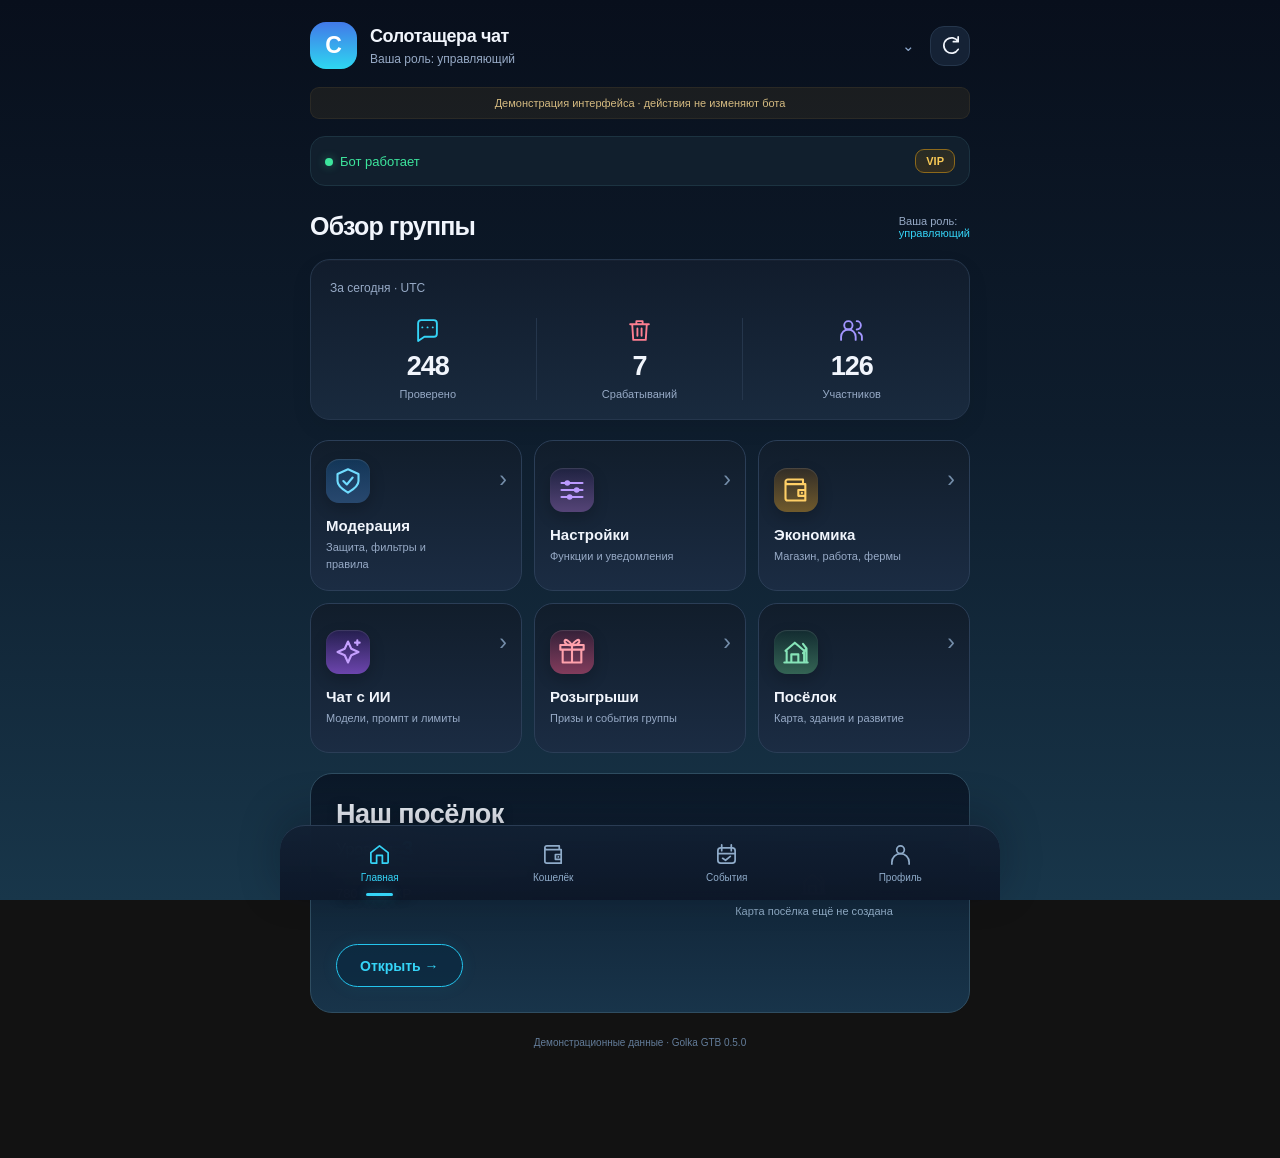
<file: index (4).html>
<!doctype html>
<html lang="ru">
<head>
<meta charset="utf-8"><meta name="viewport" content="width=device-width, initial-scale=1, viewport-fit=cover"><meta name="theme-color" content="#0b1220"><meta name="color-scheme" content="dark"><meta name="referrer" content="no-referrer"><meta http-equiv="Content-Security-Policy" content="default-src 'self'; script-src 'self' 'unsafe-inline' https://telegram.org; style-src 'self' 'unsafe-inline'; img-src 'self' blob: data:; connect-src https:; base-uri 'none'; form-action 'none'">
<title>Golka GTB · Мини-приложение</title>
<script src="https://telegram.org/js/telegram-web-app.js"></script>
<style>
:root{--bg:#0a111e;--panel:#121f31;--panel2:#17283d;--line:#25364c;--text:#f1f5fc;--muted:#97aac6;--cyan:#35d4f7;--blue:#458aff;--green:#3de59d;--yellow:#f8c955;--red:#ff7f91;--safe:env(safe-area-inset-bottom,0px);font-family:Inter,-apple-system,BlinkMacSystemFont,"Segoe UI",sans-serif;color-scheme:dark}
*{box-sizing:border-box}body{margin:0;background:linear-gradient(180deg,#080f1c 0%,#0e1d2d 48%,#18364a 100%) fixed;color:var(--text);font-size:15px;-webkit-tap-highlight-color:transparent}button,input,select,textarea{font:inherit}button{color:inherit;cursor:pointer}button:disabled{opacity:.42;cursor:default}button:focus-visible,a:focus-visible,input:focus-visible,textarea:focus-visible,select:focus-visible{outline:2px solid var(--cyan);outline-offset:4px}button{touch-action:manipulation}button svg{pointer-events:none}.shell{max-width:720px;margin:auto;padding:0 20px calc(110px + var(--safe));min-height:100dvh}.topbar{display:flex;align-items:center;justify-content:space-between;padding:22px 0 24px}.brand{display:flex;align-items:center;gap:11px}.brand-logo{height:40px;width:40px;border-radius:14px;display:grid;place-items:center;font-size:26px;font-weight:850;background:linear-gradient(180deg,#25def8,#2379f8 60%,#925aff);box-shadow:0 6px 26px #249cff33;transform:rotate(-7deg)}.brand h1{font-size:18px;letter-spacing:-.6px;margin:0 0 4px}.eyebrow{font-size:11px;letter-spacing:1.8px;text-transform:uppercase;color:var(--muted)}.icon-btn{border:1px solid var(--line);background:#152235;border-radius:14px;height:40px;width:40px;display:grid;place-items:center}.icon{width:23px;height:23px;display:inline-block;vertical-align:middle;fill:none;stroke:currentColor;stroke-width:1.8;stroke-linecap:round;stroke-linejoin:round}.group-picker{width:100%;padding:15px;border:1px solid var(--line);background:linear-gradient(180deg,#132033,#1b2d43);border-radius:19px;display:flex;align-items:center;text-align:left;gap:13px;box-shadow:0 10px 26px #0002}.group-avatar{height:47px;width:47px;flex-shrink:0;border-radius:16px;background:linear-gradient(180deg,#4279e8,#2ed7f1);display:grid;place-items:center;color:white;font-weight:750;font-size:23px}.group-title{font-weight:700;font-size:16px;display:block;max-width:440px;overflow:hidden;text-overflow:ellipsis;white-space:nowrap}.group-sub{font-size:12px;color:var(--muted);display:block;margin-top:5px}.chevron{margin-left:auto;color:#8ea9cd}.statusbar{display:flex;justify-content:space-between;align-items:center;gap:8px;margin:15px 0 26px;padding:12px 14px;background:#111f2d;border:1px solid #1c3341;border-radius:15px;color:var(--green);font-size:13px}.statusdot{display:inline-block;width:8px;height:8px;background:currentColor;border-radius:50%;box-shadow:0 0 10px #3de59d66;margin-right:7px}.tier{padding:5px 10px;color:var(--yellow);border:1px solid #8d691b;background:linear-gradient(180deg,#674e1344,#553c1177);border-radius:9px;font-weight:750;font-size:11px;white-space:nowrap}.tier.free{color:var(--muted);border-color:var(--line);background:#233049}.heading{display:flex;justify-content:space-between;align-items:center;margin-bottom:18px;gap:8px}h2{font-size:25px;margin:0;letter-spacing:-.8px}h3{font-size:16px;margin:0 0 6px;letter-spacing:-.2px}.role{font-size:11px;color:var(--muted)}.role b{color:var(--cyan);font-weight:500}.card{border:1px solid var(--line);border-radius:20px;background:linear-gradient(180deg,#111c2c,#192a3e);box-shadow:inset 0 1px 0 #ffffff06,0 8px 22px #0001;padding:19px;margin-bottom:16px}.caption{color:var(--muted);font-size:12px;line-height:1.65}.stats{display:grid;grid-template-columns:repeat(3,1fr);margin-top:19px}.stat{padding:0 10px;border-right:1px solid var(--line);text-align:center}.stat:first-child{padding-left:0}.stat:last-child{border:0;padding-right:0}.stat .icon{width:25px;height:25px;color:var(--cyan);margin-bottom:9px}.stat:nth-child(2) .icon{color:var(--red)}.stat:nth-child(3) .icon{color:#a396ff}.stat-number{font-size:27px;line-height:1.1;font-weight:750;letter-spacing:-1px}.stat-label{font-size:11px;color:var(--muted);margin-top:7px}.feature-grid{display:grid;grid-template-columns:1fr 1fr;gap:12px;margin:20px 0}.feature-card{background:linear-gradient(180deg,#111d2b,#1b2c43);border:1px solid #2b3e57;border-radius:19px;min-height:130px;padding:18px 15px;text-align:left;position:relative;transition:transform .15s,border-color .15s}.feature-card:hover{transform:translateY(-2px);border-color:#4488a2}.feature-card .feature-icon{display:flex;width:44px;height:44px;border-radius:13px;align-items:center;justify-content:center;margin-bottom:14px;background:linear-gradient(180deg,#1268b44d,#28486e);color:#70dcff;box-shadow:inset 0 1px 1px #ffffff22,0 6px 15px #0003}.feature-card:nth-child(2) .feature-icon{color:#bc9aff;background:linear-gradient(180deg,#37276255,#554477)}.feature-card:nth-child(3) .feature-icon{color:#ffcf66;background:linear-gradient(180deg,#6e461355,#705a2c)}.feature-card:nth-child(4) .feature-icon{color:#c5a0ff;background:linear-gradient(180deg,#461b8a55,#6c45ad)}.feature-card:nth-child(5) .feature-icon{color:#ffa1ac;background:linear-gradient(180deg,#77214955,#823c5c)}.feature-card:nth-child(6) .feature-icon{color:#86e4b8;background:linear-gradient(180deg,#12423155,#346454)}.feature-card .icon{width:28px;height:28px}.feature-card strong{font-size:15px;display:block;margin-bottom:5px}.feature-card small{color:var(--muted);font-size:11px;line-height:1.5;display:block;max-width:145px}.feature-arrow{position:absolute;top:25px;right:14px;color:#748da9;font-size:23px}.village-hero{position:relative;overflow:hidden;min-height:214px;padding:23px;background:linear-gradient(180deg,#11273b,#102429 80%);border:1px solid #2f4d61;border-radius:22px;margin-top:20px}.village-hero .village-art{position:absolute;right:-22px;bottom:-25px;width:60%;height:245px;opacity:.95;pointer-events:none;filter:drop-shadow(0 7px 12px #0008)}.village-info{position:relative;width:56%;z-index:1}.village-info h2{font-size:23px}.village-info p{color:var(--muted);font-size:13px;margin:11px 0}.village-info b{color:var(--cyan)}.progress{height:7px;background:#22364e;border-radius:20px;overflow:hidden;margin:12px 0 7px}.progress>i{display:block;height:100%;background:linear-gradient(180deg,#6aecf5,#26b7e8);border-radius:20px}.village-info .caption{font-size:11px}.btn{border:1px solid #336482;background:#162c40;color:var(--cyan);padding:12px 16px;min-height:44px;border-radius:13px;display:inline-flex;justify-content:center;align-items:center;gap:9px;font-weight:650;font-size:13px;text-decoration:none}.btn.primary{background:linear-gradient(180deg,#4584ee,#27c4eb);border-color:#4ec7f0;color:#071724;box-shadow:0 5px 20px #179adb22}.btn.secondary{background:#1a2a40;color:#b9cae1;border-color:var(--line)}.btn.danger{color:var(--red);background:#61324433;border-color:#794358}.btn.wide{width:100%}.village-info .btn{margin-top:14px;padding:10px 16px}.bottom-nav{position:fixed;bottom:0;left:50%;transform:translateX(-50%);width:min(100%,720px);z-index:10;display:grid;grid-template-columns:repeat(4,1fr);padding:12px 13px calc(12px + var(--safe));background:linear-gradient(#122033ee,#0d1728fa);backdrop-filter:blur(20px);border-top:1px solid #2a3c54;box-shadow:0 -12px 40px #070d1644;border-radius:25px 25px 0 0}.nav-item{border:0;background:transparent;color:#8fabc9;display:flex;align-items:center;flex-direction:column;gap:6px;padding:5px;border-radius:10px;position:relative;font-size:10px}.nav-item .icon{width:23px;height:23px}.nav-item.active{color:var(--cyan)}.nav-item.active:after{content:'';height:3px;width:27px;border-radius:5px;background:var(--cyan);position:absolute;bottom:-8px;box-shadow:0 0 12px #22d2f666}.section-label{text-transform:uppercase;color:var(--muted);font-size:10px;letter-spacing:1.5px;margin:25px 0 12px}.row{display:flex;align-items:center;gap:13px;padding:15px 0;border-bottom:1px solid #283a4c88;text-align:left;width:100%;background:none;color:inherit;border-left:0;border-right:0;border-top:0}.row:last-child{border-bottom:0;padding-bottom:2px}.row:first-child{padding-top:2px}.row-body{flex:1;min-width:0}.row strong{display:block;font-size:14px;font-weight:600}.row small{display:block;color:var(--muted);font-size:12px;line-height:1.5;margin-top:5px}.switch{flex-shrink:0;width:43px;height:25px;border:1px solid #46576e;background:#304056;border-radius:20px;position:relative;padding:0}.switch:after{content:'';position:absolute;top:3px;left:3px;border-radius:50%;width:17px;height:17px;background:#acbcd0;transition:transform .18s,background .18s}.switch[aria-checked=true]{background:#25bcd22a;border-color:#25aabd}.switch[aria-checked=true]:after{background:var(--cyan);transform:translateX(18px);box-shadow:0 0 10px #2cd7ee44}.switch[aria-busy=true]{opacity:.5}.chips{display:flex;gap:7px;flex-wrap:wrap;margin:12px 0}.chip{font-size:11px;background:#22344b;border:1px solid #334c69;color:#b7cce4;padding:6px 10px;border-radius:9px}.chip.on{color:var(--cyan);border-color:#35738c;background:#16414e55}.wallet-hero{padding:24px;background:linear-gradient(180deg,#152033,#203d56);border-color:#2b5065}.wallet-total{font-size:39px;font-weight:750;letter-spacing:-1.5px;margin:13px 0}.wallet-total span{font-size:22px;color:var(--muted);font-weight:400}.wallet-secondary{display:flex;align-items:center;gap:9px;color:#ffda6b;font-size:17px}.wallet-actions{display:flex;gap:10px;margin-top:22px}.wallet-actions .btn{flex:1}.two-col{display:grid;grid-template-columns:1fr 1fr;gap:12px}.mini-card{padding:18px;border:1px solid var(--line);border-radius:17px;background:#152236}.mini-card .icon{color:var(--cyan);margin-bottom:13px}.big{font-size:25px;font-weight:750;margin:8px 0}.empty{text-align:center;padding:28px 15px;color:var(--muted);font-size:13px;line-height:1.7}.empty .icon{width:40px;height:40px;display:block;margin:0 auto 13px;color:#53799c}.note{font-size:12px;line-height:1.7;padding:14px 16px;border-radius:14px;border:1px solid #2c4a64;color:#a8c8e2;background:#152b3d;margin:15px 0}.note.warning{color:#e1c58b;border-color:#5f5032;background:#44382044}.page-title{display:flex;align-items:center;gap:10px;margin:2px 0 20px}.page-title .icon{color:var(--cyan)}.page-title h2{font-size:24px}.muted{color:var(--muted)}.profile-head{display:flex;gap:16px;align-items:center;margin:25px 0}.profile-avatar{width:65px;height:65px;border-radius:21px;background:linear-gradient(180deg,#7362c0,#2a8caf);display:grid;place-items:center;font-size:29px;font-weight:700}.field-label{display:block;margin:15px 0 8px;color:var(--muted);font-size:12px}input,textarea,select{width:100%;padding:13px;border:1px solid #364a64;border-radius:12px;background:#0e1c2d;color:var(--text);min-height:46px}textarea{resize:vertical;min-height:180px;line-height:1.65}select{appearance:auto}dialog{border:1px solid #35516f;border-radius:24px;background:#122135;color:var(--text);padding:24px;width:min(94%,500px);max-height:85dvh;box-shadow:0 25px 90px #000a}dialog::backdrop{background:#030811c4;backdrop-filter:blur(6px)}dialog .dialog-head{display:flex;align-items:center;justify-content:space-between;gap:10px;margin-bottom:20px}dialog h2{font-size:21px}.dialog-actions{display:flex;gap:10px;margin-top:20px}.dialog-actions .btn{flex:1}.toast{position:fixed;bottom:calc(95px + var(--safe));left:50%;transform:translate(-50%,20px);opacity:0;pointer-events:none;background:#203851;border:1px solid #42627f;color:#f4f8ff;box-shadow:0 10px 40px #0008;padding:13px 20px;border-radius:14px;max-width:90%;font-size:13px;z-index:100;transition:.2s;text-align:center}.toast.show{opacity:1;transform:translate(-50%,0)}.demo-banner{font-size:11px;text-align:center;padding:9px;border-radius:9px;background:#604d2433;color:#d4ba80;margin:0 0 17px;border:1px solid #6e5d3733}.error-box{padding:25px;text-align:center;line-height:1.8}.error-box h2{font-size:22px;margin-bottom:13px}.error-box p{color:var(--muted);font-size:13px}.loading{min-height:220px;display:grid;place-items:center;color:var(--muted)}.loader{width:26px;height:26px;border:2px solid #28465a;border-top-color:var(--cyan);border-radius:50%;animation:spin .8s linear infinite;margin:0 auto 15px}@keyframes spin{to{transform:rotate(360deg)}}.view{animation:appear .22s ease}@keyframes appear{from{opacity:0;transform:translateY(5px)}to{opacity:1;transform:translateY(0)}}.map-image{width:100%;border-radius:15px;display:block;margin:16px 0;border:1px solid var(--line)}.text-content{white-space:pre-wrap;font-size:13px;line-height:1.8;color:#c5d2e6;overflow-wrap:anywhere}.tiny{font-size:11px}.event-mark{width:34px;height:34px;border-radius:11px;background:#24455b55;display:grid;place-items:center;color:var(--cyan);flex-shrink:0}.event-mark .icon{width:17px;height:17px}.connected-label{font-size:10px;color:#637c99;text-align:center;margin-top:24px}.filter{margin-bottom:8px}.version-block{border-bottom:1px solid var(--line);padding:16px 0}.version-block h3{color:var(--cyan)}.version-block p{line-height:1.75;font-size:12px;white-space:pre-line;color:var(--muted)}@media(min-width:600px){.shell{padding-left:30px;padding-right:30px}.feature-grid{grid-template-columns:repeat(3,1fr)}.feature-card{min-height:150px}.village-hero{min-height:230px}.village-info{width:52%}.village-hero .village-art{width:50%;right:10px;height:280px}.topbar{padding-top:30px}}@media(max-width:350px){.shell{padding-left:12px;padding-right:12px}.feature-card{padding:14px 11px}.group-title{max-width:210px}h2{font-size:22px}.role{max-width:110px;text-align:right}.stat-number{font-size:23px}}@media(prefers-reduced-motion:reduce){*,*:before,*:after{animation:none!important;transition:none!important;scroll-behavior:auto!important}}

[hidden]{display:none!important}.topbar{gap:15px;padding:22px 0 18px}.topbar .group-picker{flex:1;min-width:0;width:auto;background:none;border:0;box-shadow:none;padding:0}.group-text{flex:1;min-width:0}.topbar .group-title{font-size:18px;max-width:100%;letter-spacing:-.4px}.topbar .icon-btn{flex-shrink:0}.group-avatar,.profile-avatar{overflow:hidden;position:relative}.avatar-photo{width:100%;height:100%;object-fit:cover;display:block}.village-hero.map-hero{padding:0;background:#132335;min-height:0}.village-cover{height:210px;display:grid;place-items:center;background:#0e1a27;overflow:hidden}.village-cover img{width:100%;height:100%;max-height:210px;object-fit:contain;display:block}.village-summary{padding:19px}.village-summary .heading{margin-bottom:8px}.village-summary h2{font-size:21px}.village-summary .progress{max-width:70%;margin-top:15px}.map-placeholder{display:grid;place-items:center;text-align:center;gap:10px;min-height:150px;padding:20px;color:var(--muted);font-size:12px}.map-placeholder .icon{width:35px;height:35px;color:#6587a5}.village-level{font-size:12px;color:var(--cyan)}

.village-hero.map-hero{position:relative;min-height:190px;background:linear-gradient(180deg,#0b1828,#18344a);isolation:isolate}.map-hero .village-cover{position:absolute;inset:0 0 0 auto;height:100%;width:78%;background:transparent;overflow:hidden;pointer-events:none;-webkit-mask-image:linear-gradient(90deg,transparent 0%,#0003 15%,#000b 38%,#000 60%);mask-image:linear-gradient(90deg,transparent 0%,#0003 15%,#000b 38%,#000 60%)}.map-hero .village-cover img{position:absolute;inset:0;width:100%;height:100%;max-height:none;object-fit:cover;object-position:60% center}.map-hero .village-cover:after{display:none}.map-hero .village-summary{position:relative;z-index:1;padding:19px 20px;width:58%;min-height:190px;display:flex;flex-direction:column;align-items:flex-start;text-shadow:0 2px 9px #05111aaa}.map-hero .village-summary h2{font-size:21px;margin:0 0 7px;letter-spacing:-.55px;white-space:nowrap}.map-hero .village-level{color:#bed8ee;font-size:13px;margin-bottom:0}.map-hero .village-level b{color:var(--cyan);font-size:16px}.map-hero .village-summary .progress{width:100%;max-width:100%;height:7px;margin:10px 0 6px}.map-hero .village-summary .caption{font-size:11px;color:#b4d4ed;white-space:nowrap}.map-hero .village-summary>div:last-child{margin-top:auto!important;padding-top:13px}.map-hero .btn{min-height:36px;border-radius:22px;padding:8px 17px;background:#0a2941bb;border-color:#24c5ee;font-size:12px;box-shadow:0 0 18px #19b8df13}.map-hero .map-placeholder{position:absolute;right:0;top:0;width:62%;height:100%;font-size:11px;color:#90acc6;gap:8px;align-content:center;padding:12px;z-index:1}.map-hero .map-placeholder .icon{width:27px;height:27px}@media(min-width:600px){.village-hero.map-hero,.map-hero .village-summary{min-height:238px}.map-hero .village-summary{width:49%;padding:25px}.map-hero .village-cover{width:76%}.map-hero .village-summary h2{font-size:27px}.map-hero .village-level{font-size:16px}.map-hero .village-level b{font-size:20px}.map-hero .village-summary .caption{font-size:13px}.map-hero .btn{font-size:14px;min-height:43px;padding:10px 23px}}
</style>
</head>
<body>
<svg aria-hidden="true" style="position:absolute;width:0;height:0;overflow:hidden"><defs>
<symbol id="i-home" viewBox="0 0 24 24"><path d="m3 10 9-7 9 7v10a1 1 0 0 1-1 1h-5v-8H9v8H4a1 1 0 0 1-1-1Z"/></symbol>
<symbol id="i-shield" viewBox="0 0 24 24"><path d="m12 2 9 4v6c0 5-6 8-9 10-3-2-9-5-9-10V6Z"/><path d="m8 12 3 3 5-6"/></symbol>
<symbol id="i-settings" viewBox="0 0 24 24"><path d="M3 6h18M3 12h18M3 18h18"/><circle cx="8" cy="6" r="2.4" fill="currentColor" stroke="none"/><circle cx="16" cy="12" r="2.4" fill="currentColor" stroke="none"/><circle cx="10" cy="18" r="2.4" fill="currentColor" stroke="none"/></symbol>
<symbol id="i-wallet" viewBox="0 0 24 24"><path d="M20 7H5a2 2 0 0 1 0-4h13v4M3 5v14a2 2 0 0 0 2 2h15V7M20 12h-6v5h6"/><path d="M17 14.5h.1"/></symbol>
<symbol id="i-ai" viewBox="0 0 24 24"><path d="m12 3 2.8 6.2L21 12l-6.2 2.8L12 21l-2.8-6.2L3 12l6.2-2.8ZM20 2v4m-2-2h4"/></symbol>
<symbol id="i-gift" viewBox="0 0 24 24"><path d="M4 10h16v11H4zM2 6h20v4H2zM12 6v15"/><path d="M12 6C5 7 4 0 8 2c2 1 4 4 4 4Zm0 0c7 1 8-6 4-4-2 1-4 4-4 4Z"/></symbol>
<symbol id="i-village" viewBox="0 0 24 24"><path d="m3 11 8-7 8 7v10H4V11m4 10v-7h6v7M18 5l3 4-3 4m3-4v12M2 21h20"/></symbol>
<symbol id="i-users" viewBox="0 0 24 24"><circle cx="9" cy="7" r="4"/><path d="M2 21v-3a7 7 0 0 1 14 0v3M17 3a4 4 0 0 1 0 8m2 3a5 5 0 0 1 3 5v2"/></symbol>
<symbol id="i-trash" viewBox="0 0 24 24"><path d="M3 6h18M9 6V3h6v3M5 6l1 15h12l1-15M10 10v7m4-7v7"/></symbol>
<symbol id="i-chat" viewBox="0 0 24 24"><path d="M21 15a3 3 0 0 1-3 3H9l-6 4V5a3 3 0 0 1 3-3h12a3 3 0 0 1 3 3Z"/><path d="M7 9h.1M12 9h.1M17 9h.1"/></symbol>
<symbol id="i-calendar" viewBox="0 0 24 24"><rect x="3" y="5" width="18" height="16" rx="3"/><path d="M7 2v6m10-6v6M3 11h18m-13 5 3 2 5-4"/></symbol>
<symbol id="i-user" viewBox="0 0 24 24"><circle cx="12" cy="7" r="4"/><path d="M3 22v-2a9 9 0 0 1 18 0v2"/></symbol>
<symbol id="i-arrow" viewBox="0 0 24 24"><path d="M4 12h16m-6-6 6 6-6 6"/></symbol>
<symbol id="i-back" viewBox="0 0 24 24"><path d="M20 12H4m6-6-6 6 6 6"/></symbol>
<symbol id="i-refresh" viewBox="0 0 24 24"><path d="M20 8a8 8 0 1 0 0 8M20 3v5h-5"/></symbol>
<symbol id="i-bolt" viewBox="0 0 24 24"><path d="m13 2-9 12h7l-1 8 10-13h-8Z"/></symbol>
<symbol id="i-book" viewBox="0 0 24 24"><path d="M12 5C9 2 4 2 2 3v16c4-1 7-1 10 2 3-3 6-3 10-2V3c-2-1-7-1-10 2Zm0 0v16"/></symbol>
<symbol id="i-work" viewBox="0 0 24 24"><rect x="2" y="7" width="20" height="14" rx="3"/><path d="M8 7V3h8v4M2 12c6 5 14 5 20 0M10 13h4v4h-4Z"/></symbol>
<symbol id="i-close" viewBox="0 0 24 24"><path d="m6 6 12 12M6 18 18 6"/></symbol>
</defs></svg>
<div class="shell">
<header class="topbar"><button id="group-picker" class="group-picker" data-action="groups" aria-label="Выбрать группу" hidden><span class="group-avatar" id="group-avatar">G</span><span class="group-text"><span class="group-title" id="group-title">Выберите группу</span><span class="group-sub" id="group-sub">Управление группой</span></span><span class="chevron">⌄</span></button><button class="icon-btn" aria-label="Обновить данные" data-action="refresh"><svg class="icon"><use href="#i-refresh"/></svg></button></header>
<div id="demo-banner" class="demo-banner" hidden>Демонстрация интерфейса · действия не изменяют бота</div>
<main id="main" aria-live="polite"><div class="loading"><div><div class="loader"></div>Открываем вашу панель…</div></div></main>
</div>
<nav class="bottom-nav" aria-label="Основная навигация"><button class="nav-item active" data-view="home"><svg class="icon"><use href="#i-home"/></svg>Главная</button><button class="nav-item" data-view="wallet"><svg class="icon"><use href="#i-wallet"/></svg>Кошелёк</button><button class="nav-item" data-view="events"><svg class="icon"><use href="#i-calendar"/></svg>События</button><button class="nav-item" data-view="profile"><svg class="icon"><use href="#i-user"/></svg>Профиль</button></nav>
<dialog id="dialog"><div class="dialog-head"><h2 id="dialog-title"></h2><button class="icon-btn" data-action="close-dialog" aria-label="Закрыть"><svg class="icon"><use href="#i-close"/></svg></button></div><div id="dialog-body"></div></dialog><div id="toast" class="toast" role="status"></div>
<script>
'use strict';
// Публичный адрес API бота. Здесь никогда не должно быть токенов или API-ключей.
const API_BASE = 'https://golka-gtb-api.j.onjrnm.co.uk';
const FALLBACK_BOT = 'GolMod_bot';
const tg=window.Telegram?.WebApp;
const auth=tg?.initData||'';
const state={demo:!auth,user:null,groups:[],group:null,data:null,view:'home',history:[],bot:FALLBACK_BOT,loading:false,mapURL:null};
const main=document.getElementById('main');
const esc=v=>String(v??'').replace(/[&<>"']/g,c=>({'&':'&amp;','<':'&lt;','>':'&gt;','"':'&quot;',"'":'&#39;'}[c]));
const icon=n=>`<svg class="icon" aria-hidden="true"><use href="#i-${esc(n)}"/></svg>`;
const money=n=>new Intl.NumberFormat('ru-RU',{maximumFractionDigits:3}).format(Number(n)||0);
const duration=s=>{s=Math.max(0,Math.ceil(s));return s?[(s>=3600?Math.floor(s/3600)+'ч':''),(s>=60?Math.floor(s%3600/60)+'м':''),(s%60+'с')].filter(Boolean).join(' '):'Доступно сейчас'};
const fmtDate=v=>new Date(v*1000).toLocaleString('ru-RU',{day:'numeric',month:'short',hour:'2-digit',minute:'2-digit'});
const role=r=>({owner:'владелец бота',manager:'управляющий',member:'участник'}[r]||'участник');
const tier=g=>g.paid?({vip:'VIP',vipplus:'VIP+',standard:'Полный доступ'}[g.tier]||'Полный доступ'):'Бесплатный';
const vip=()=>!!state.data?.group.paid&&['vip','vipplus'].includes(state.data.group.tier);
const manager=()=>state.data?.group.role!=='member';
const heading=(title,i)=>`<div class="page-title">${icon(i)}<h2>${esc(title)}</h2></div>`;
const empty=(text,i='chat')=>`<div class="empty">${icon(i)}${esc(text)}</div>`;
const btn=(label,action,arg='',kind='')=>`<button class="btn ${kind}" data-action="${esc(action)}" data-arg="${esc(arg)}">${esc(label)}</button>`;
const LABELS={moderation_enabled:['Вся модерация','ИИ и встроенные проверки сообщений'],ai_moderation_enabled:['ИИ-модерация','Проверка по вашим правилам и категориям'],spam_enabled:['Антиспам','Одинаковые сообщения и обходы символами'],flood_enabled:['Антифлуд','Слишком частые сообщения участников'],delete_notifications:['Уведомления об удалении','Сообщать в группе о сработавшей проверке'],ai_chat_search:['Поиск в интернете','Использовать веб-поиск в ответах ИИ']};
const FEATURE_LABELS={'section.games':'Все игры','section.rp':'Ролевые команды',work:'Работа',study:'Обучение',deposit:'Депозит',slots:'Слоты DpC',dice:'Кубики',basketball:'Баскетбол',bowling:'Кегли',giveaway:'Розыгрыши',village:'Посёлок',ai:'Команда чата с ИИ',shop:'Магазин',market:'Маркет ферм',farms:'Автофермы',investments:'Инвестиции'};
let toastTimer;
function toast(text){const el=document.getElementById('toast');el.textContent=text;el.classList.add('show');clearTimeout(toastTimer);toastTimer=setTimeout(()=>el.classList.remove('show'),3400)}
function sheet(title,html){document.getElementById('dialog-title').textContent=title;document.getElementById('dialog-body').innerHTML=html;const d=document.getElementById('dialog');if(!d.open)d.showModal()}
function closeDialog(){document.getElementById('dialog').close()}
function haptic(){try{tg?.HapticFeedback?.impactOccurred('light')}catch{}}
async function request(path,options={}){
 if(!API_BASE||API_BASE==='__API_BASE__')throw new Error('Сервер ещё не подключён. Обратитесь к владельцу бота.');
 const response=await fetch(API_BASE.replace(/\/$/,'')+'/miniapp/v1'+path,{...options,headers:{'Authorization':'tma '+auth,...(options.body?{'Content-Type':'application/json'}:{}),...options.headers},signal:AbortSignal.timeout(18000),credentials:'omit',cache:'no-store'});
 if(!response.ok){let error;try{error=await response.json()}catch{}throw new Error(error?.retry_after?'Следующая попытка через '+duration(error.retry_after):error?.error||'Сервер недоступен. Попробуйте позже.')}
 return response.json();
}
function status(){const g=state.data.group;return `<div class="statusbar" ${g.enabled?'':'style="color:var(--yellow)"'}><span><span class="statusdot"></span>${g.enabled?'Бот работает':'Бот приостановлен'}</span><span class="tier ${g.paid?'':'free'}">${esc(tier(g))}</span></div>`}
function villagePreview(){if(!vip())return '';const v=state.data.village;const percent=v?Math.max(0,Math.min(100,100*(v.xp-v.level_start)/Math.max(1,v.next_xp-v.level_start))):0;return `<section class="village-hero map-hero"><div class="village-cover" data-village-map>${v?.has_map?'<div class="map-placeholder">Загружаем карту…</div>':'<div class="map-placeholder">'+icon('village')+'<span>Карта посёлка ещё не создана</span></div>'}</div><div class="village-summary"><h2>Наш посёлок</h2><div class="village-level">${v?'Уровень <b>'+esc(v.level)+'</b>':'VIP'}</div>${v?`<div class="progress"><i style="width:${percent}%"></i></div><span class="caption">${money(v.xp)} / ${money(v.next_xp)} XP</span>`:'<p class="caption">Создайте свой посёлок вместе с участниками группы.</p>'}<div style="margin-top:14px">${btn(v?'Открыть →':'Создать →','navigate','village')}</div></div></section>`}
function home(){const d=state.data,s=d.stats;const features=[['moderation','shield','Модерация','Защита, фильтры и правила'],['settings','settings','Настройки','Функции и уведомления'],['economy','wallet','Экономика','Магазин, работа, фермы'],['ai','ai','Чат с ИИ','Модели, промпт и лимиты'],['giveaways','gift','Розыгрыши','Призы и события группы'],['village','village','Посёлок','Карта, здания и развитие']].filter(f=>f[0]!=='village'||vip());return status()+`<div class="heading"><h2>Обзор группы</h2><span class="role">Ваша роль:<br><b>${esc(role(d.group.role))}</b></span></div><div class="card"><div class="caption">За сегодня · UTC</div><div class="stats">${[['chat',s.checked,'Проверено'],['trash',s.removed,'Срабатываний'],['users',s.members??'—','Участников']].map(([i,n,l])=>`<div class="stat">${icon(i)}<div class="stat-number">${esc(n)}</div><div class="stat-label">${l}</div></div>`).join('')}</div></div><div class="feature-grid">${features.map(([view,i,t,sub])=>`<button class="feature-card" data-view="${view}"><span class="feature-icon">${icon(i)}</span><span class="feature-arrow">›</span><strong>${t}</strong><small>${sub}</small></button>`).join('')}</div>${villagePreview()}<div class="connected-label">${state.demo?'Демонстрационные данные':'Синхронизировано с ботом'} · Golka GTB ${esc(d.version)}</div>`}
function toggle(key,features=false){const on=features?state.data.features[key]:state.data.settings[key];const [title,sub]=features?[FEATURE_LABELS[key]||key,'Включить для участников группы']:LABELS[key];return `<div class="row"><div class="row-body"><strong>${esc(title)}</strong><small>${esc(sub)}</small></div><button class="switch" role="switch" aria-label="${esc(title)}" aria-checked="${!!on}" data-toggle="${esc(key)}" data-feature="${features?'1':'0'}" ${manager()?'':'disabled'}></button></div>`}
function moderation(){const d=state.data;if(!manager())return heading('Модерация','shield')+empty('Изменять модерацию могут владелец доступа и назначенные управляющие.','shield');return heading('Модерация','shield')+(!d.group.paid?'<div class="note warning">Бесплатный тариф: доступны встроенные проверки. ИИ-модерация и общая база знаний подключаются с полным доступом.</div>':'')+`<div class="card">${['moderation_enabled','ai_moderation_enabled','spam_enabled','flood_enabled'].map(k=>toggle(k)).join('')}</div><div class="card"><div class="row"><div class="row-body"><strong>Режим ИИ Модерации</strong><small>${{dry:'Тест: сообщения остаются в чате',delete:'Удаление нарушений',enforce:'Удаление и настроенные наказания'}[d.settings.mode]||'Не выбран'}</small></div>${btn('Изменить','mode')}</div><div class="row"><div class="row-body"><strong>Правила для ИИ</strong><small>По ним бот оценивает сообщения</small></div>${btn('Изменить','edit','rules')}</div></div>${btn('Категории и действия в боте','bot','moderation','wide secondary')}`}
function wallet(){const w=state.data.wallet;const progress=Math.max(0,Math.min(100,(w.xp-w.level_start)/(w.next_xp-w.level_start)*100));return heading('Кошелёк','wallet')+`<div class="card wallet-hero"><div class="caption">Баланс в этой группе</div><div class="wallet-total">${money(w.coins)} <span>C₲</span></div><div class="wallet-secondary">${icon('bolt')}${money(w.energy)} ⚡ <span class="caption">на все группы</span></div><div class="wallet-actions">${btn('Перевести','bot','transfer','primary')}${btn('Магазин','bot','shop','secondary')}</div></div><div class="two-col"><div class="mini-card">${icon('book')}<div class="caption">Обучение</div><div class="big">${w.education}<span class="caption"> / 500</span></div></div><div class="mini-card">${icon('ai')}<div class="caption">Уровень</div><div class="big">${w.level}</div></div></div><div class="card" style="margin-top:16px"><div class="row"><div class="row-body"><strong>Прогресс уровня</strong><small>${money(w.xp)} / ${money(w.next_xp)} XP</small></div><span class="chip">×${w.rebirths+1} прибыль</span></div><div class="progress"><i style="width:${progress}%"></i></div></div><div class="card"><div class="row"><span class="event-mark">${icon('work')}</span><div class="row-body"><strong>Работа</strong><small>${duration(w.work_remaining)}</small></div><button class="btn" data-daily="work" ${w.work_remaining?'disabled':''}>Работать</button></div><div class="row"><span class="event-mark">${icon('book')}</span><div class="row-body"><strong>Обучение</strong><small>${duration(w.study_remaining)}</small></div><button class="btn" data-daily="study" ${w.study_remaining?'disabled':''}>Учиться</button></div></div>`}
function settings(){return heading('Настройки','settings')+(manager()?`<div class="card">${toggle('delete_notifications')}</div><div class="section-label">Функции группы</div><div class="card">${Object.keys(state.data.features).map(k=>toggle(k,true)).join('')}</div>${btn('Управляющие и права в боте','bot','manage','wide secondary')}`:empty('Настройки доступны управляющим группы.','shield'))}
function ai(){const d=state.data,p=Math.max(0,Math.min(100,d.ai.remaining_percent));return heading('Чат с ИИ','ai')+`<div class="card"><div class="row"><div class="row-body"><strong>DeepSeek Flash + Pro</strong><small>Единый месячный лимит для двух моделей</small></div><span class="chip ${d.ai.active?'on':''}">${d.ai.active?'Активна':'Нет подписки'}</span></div><div class="big">${p}% <span class="caption">лимита осталось</span></div><div class="progress"><i style="width:${p}%"></i></div><div class="caption">Учитываются сообщения, история и ответы.</div></div>${manager()?`<div class="card"><div class="row"><div class="row-body"><strong>Модель по умолчанию</strong><small>${esc({off:'Выключено',flash:'DeepSeek Flash',pro:'DeepSeek Pro',connection:'Свой API',gpt:'GPT Luna'}[d.ai.source]||'Не выбрана')}</small></div>${btn('Выбрать','ai-model')}</div><div class="row"><div class="row-body"><strong>Свой промпт</strong><small>Характер и задачи вашего помощника</small></div>${btn('Изменить','edit','ai_chat_prompt')}</div>${toggle('ai_chat_search')}</div>`:''}<div class="two-col">${btn('Подписка','bot','ai','primary')}${btn('Свой API','bot','aiconnections','secondary')}</div><div class="note">Обратиться к ИИ в группе: /ai ваш вопрос. Можно ответить на сообщение помощника.</div>`}
function economy(){return heading('Экономика','wallet')+`<div class="feature-grid">${[['wallet','wallet','Кошелёк','Баланс, работа и обучение'],['shop','wallet','Магазин','Товары и улучшения'],['market','village','Маркет ферм','Покупка и продажа'],['farms','work','Автофермы','Ваш ежедневный доход'],['investments','ai','Инвестиции','Компании и доли'],['games','gift','Игры','Кубики, деп и слоты']].map(([key,i,t,sub])=>`<button class="feature-card" ${key==='wallet'?'data-view="wallet"':`data-action="bot" data-arg="${key}"`}><span class="feature-icon">${icon(i)}</span><strong>${t}</strong><small>${sub}</small></button>`).join('')}</div><div class="note">C₲ и обучение отдельные для каждой группы. Баланс ⚡ общий.</div>`}
function village(){if(!vip())return heading('Посёлок','village')+empty('Посёлки доступны для групп VIP и VIP+.','village');const v=state.data.village;return heading('Посёлок','village')+(v?`<div class="card"><h3>Уровень ${v.level}</h3><div class="caption">${money(v.xp)} / ${money(v.next_xp)} XP</div><div class="progress"><i style="width:${Math.max(0,Math.min(100,100*(v.xp-v.level_start)/(v.next_xp-v.level_start)))}%"></i></div><p class="text-content">${esc(v.description)}</p><div class="chips"><span class="chip on">${v.available} доступных улучшений</span><span class="chip">Опыт за активность группы</span></div><div id="map-container" data-village-map>${v.has_map?'<div class="loading" style="min-height:100px">Загружаем карту…</div>':empty('Карта ещё не создана.','village')}</div>${btn('Строительство в боте','bot','village','wide primary')}</div><div class="section-label">Постройки</div><div class="card">${v.buildings.length?v.buildings.map(b=>`<div class="row"><span class="event-mark">${icon('village')}</span><div class="row-body"><strong>${esc(b.name)}</strong><small>Уровень ${b.level}</small></div></div>`).join(''):empty('Здесь появятся ваши постройки.','village')}</div>`:`<div class="card">${empty('Посёлок ещё не создан. Опишите его в боте — и появится настоящая карта.','village')}${btn('Создать в боте','bot','village','wide primary')}</div>`)}
function giveaways(){const list=state.data.giveaways;return heading('Розыгрыши','gift')+`<div class="card">${list.length?list.map(g=>`<div class="row"><span class="event-mark">${icon('gift')}</span><div class="row-body"><strong>Розыгрыш #${g.id}</strong><small>${esc(g.prize)}<br>${g.winners} победителей · до ${fmtDate(g.ends)}</small></div></div>`).join(''):empty('Активных розыгрышей пока нет.','gift')}</div>${btn(manager()?'Создать в боте':'Меню группы в боте','bot','giveaway','wide primary')}`}
const eventLabels={mode:'Изменён режим модерации',rules:'Обновлены правила',spam_enabled:'Изменена защита от спама',delete_notifications:'Изменены уведомления',ai_chat_prompt:'Обновлён промпт помощника',ai_chat_source:'Изменена модель ИИ',enabled:'Изменён статус бота',flood_enabled:'Изменена защита от флуда',moderation_enabled:'Изменена модерация',ai_moderation_enabled:'Изменена ИИ-модерация'};
function events(){return heading('События','calendar')+`<div class="caption" style="margin-bottom:15px">Последние изменения настроек группы</div><div class="card">${state.data.events.length?state.data.events.map(e=>`<div class="row"><span class="event-mark">${icon('calendar')}</span><div class="row-body"><strong>${esc(eventLabels[e.event]||'Изменение настроек')}</strong><small>${fmtDate(e.created)}</small></div></div>`).join(''):empty(manager()?'Изменений пока нет.':'Журнал доступен управляющим.','calendar')}</div>`}
function profile(){const u=state.user;return heading('Профиль','user')+`<div class="profile-head"><div class="profile-avatar" data-avatar="/me/avatar" data-fallback="${esc(Array.from(u.first_name||'G')[0])}">${esc(Array.from(u.first_name||'G')[0])}</div><div><h2 style="font-size:22px">${esc([u.first_name,u.last_name].filter(Boolean).join(' '))}</h2><div class="caption">${u.username?'@'+esc(u.username):'Аккаунт Telegram'}</div></div></div><div class="card"><div class="row"><div class="row-body"><strong>Ваша роль в группе</strong><small>${esc(role(state.data.group.role))}</small></div>${icon('shield')}</div><div class="row"><div class="row-body"><strong>Тариф группы</strong><small>${esc(tier(state.data.group))}</small></div>${btn('Подробнее','bot','access')}</div><button class="row" data-action="releases"><div class="row-body"><strong>О боте и изменения</strong><small>Golka GTB ${esc(state.data.version)}</small></div><span>›</span></button><button class="row" data-action="rules"><div class="row-body"><strong>Правила группы</strong><small>Информация для участников</small></div><span>›</span></button></div>${btn('Рекламный кабинет в боте','bot','ads','wide secondary')}<div class="connected-label">Сделано для ваших сообществ.</div>`}
function render(){if(!state.data)return;const views={home,wallet,moderation,settings,ai,economy,village,giveaways,events,profile};main.innerHTML=`<div class="view">${(views[state.view]||home)()}</div>`;document.querySelectorAll('[data-view]').forEach(el=>{if(el.classList.contains('nav-item'))el.classList.toggle('active',el.dataset.view===state.view)});if(tg?.BackButton){state.history.length?tg.BackButton.show():tg.BackButton.hide()}hydrateAvatars();if(['home','village'].includes(state.view)&&vip()&&state.data.village?.has_map)loadMap()}
function navigate(view,push=true){if(view===state.view)return;if(push)state.history.push(state.view);state.view=view;haptic();render();window.scrollTo({top:0,behavior:'instant'})}
async function loadGroup(id){state.loading=true;main.innerHTML='<div class="loading"><div><div class="loader"></div>Синхронизируем группу…</div></div>';try{state.data=state.demo?makeDemo(id):await request('/groups/'+encodeURIComponent(id));state.group=id;try{localStorage.setItem('golka.selectedGroup',id)}catch{};const g=state.data.group;document.getElementById('group-title').textContent=g.title;const avatar=document.getElementById('group-avatar');avatar.dataset.avatar='/groups/'+g.id+'/avatar';avatar.dataset.fallback=Array.from(g.title)[0];avatar.textContent=avatar.dataset.fallback;delete avatar.dataset.avatarLoaded;document.getElementById('group-sub').textContent='Ваша роль: '+role(g.role);document.getElementById('group-picker').hidden=false;state.bot=state.data.bot_username||state.bot;render()}catch(e){showError(e.message)}finally{state.loading=false}}
function showError(message){main.innerHTML=`<div class="error-box">${icon('shield')}<h2>Не удалось открыть панель</h2><p>${esc(message)}</p>${btn('Попробовать снова','refresh','','primary')}</div>`}
async function save(key,value,features=false){if(state.demo){(features?state.data.features:state.data.settings)[key]=value;if(key==='ai_chat_source')state.data.ai.source=value;render();toast('Изменено в демонстрации');return}const result=await request('/groups/'+state.group+'/'+(features?'features':'settings'),{method:'POST',body:JSON.stringify({key,value,etag:state.data.etag})});state.data=result;render();toast('Настройка сохранена')}
function openBot(section){const id=state.group;const links=Object.fromEntries(['manage','moderation','aiconnections','access','shop','market','farms','wallet','transfer','investments','games','giveaway','village','ai'].map(k=>[k,'mini_'+k+'_'+id]));links.ads='adpanel';if(state.demo){toast('В Telegram здесь откроется нужный раздел бота.');return}const url='https://t.me/'+state.bot+'?start='+encodeURIComponent(id?links[section]||'mini_manage_'+id:'app');if(tg?.openTelegramLink){tg.openTelegramLink(url);tg.close?.()}else window.open(url,'_blank','noopener,noreferrer')}
const imageAssets=new Map();
async function imageAsset(path){if(state.demo)return null;const hit=imageAssets.get(path);if(hit&&Date.now()-hit.at<(path.endsWith('/map')?60000:300000))return hit.promise;if(hit?.url)URL.revokeObjectURL(hit.url);const entry={at:Date.now(),url:null,size:0};entry.promise=(async()=>{try{const response=await fetch(API_BASE+'/miniapp/v1'+path,{headers:{Authorization:'tma '+auth},signal:AbortSignal.timeout(18000),credentials:'omit',cache:'no-store'});if(!response.ok)return null;const blob=await response.blob();if(!blob.type.startsWith('image/')||blob.size>4*1024*1024)return null;entry.size=blob.size;entry.url=URL.createObjectURL(blob);return entry.url}catch{return null}})();imageAssets.delete(path);imageAssets.set(path,entry);while(imageAssets.size>12||[...imageAssets.values()].reduce((n,e)=>n+e.size,0)>8*1024*1024){const [key,old]=imageAssets.entries().next().value;if(old.url)URL.revokeObjectURL(old.url);imageAssets.delete(key)}return entry.promise}
async function paintAvatar(el){const path=el.dataset.avatar;if(el.dataset.avatarLoaded===path)return;el.dataset.avatarLoaded=path;const url=await imageAsset(path);if(!url||!el.isConnected||el.dataset.avatar!==path)return;const img=new Image();img.className='avatar-photo';img.alt='';img.src=url;img.onload=()=>{if(el.isConnected&&el.dataset.avatar===path)el.replaceChildren(img)}}
const observedAvatars=new Set();const avatarObserver=typeof IntersectionObserver!=='undefined'?new IntersectionObserver(entries=>{for(const entry of entries)if(entry.isIntersecting){avatarObserver.unobserve(entry.target);observedAvatars.delete(entry.target);paintAvatar(entry.target)}},{rootMargin:'100px'}):null;
function hydrateAvatars(){for(const el of observedAvatars)if(!el.isConnected){avatarObserver?.unobserve(el);observedAvatars.delete(el)}document.querySelectorAll('[data-avatar]').forEach(el=>{if(el.dataset.avatarLoaded===el.dataset.avatar)return;if(avatarObserver){observedAvatars.add(el);avatarObserver.observe(el)}else paintAvatar(el)})}
async function loadMap(){const containers=[...document.querySelectorAll('[data-village-map]')];if(!containers.length||!vip())return;const group=state.group;const url=await imageAsset('/groups/'+group+'/map');for(const container of containers){if(!container.isConnected||state.group!==group)continue;if(!url){container.innerHTML='<div class="map-placeholder">'+icon('village')+'<span>Карта сейчас недоступна. Попробуйте обновить страницу.</span></div>';continue}const img=new Image();img.src=url;img.alt='Карта посёлка вашей группы';if(container.id==='map-container')img.className='map-image';container.replaceChildren(img)}}
async function action(name,arg){if(name==='close-dialog')return closeDialog();if(name==='navigate')return navigate(arg);if(name==='refresh'){for(const e of imageAssets.values())if(e.url)URL.revokeObjectURL(e.url);imageAssets.clear();document.querySelectorAll('[data-avatar]').forEach(el=>delete el.dataset.avatarLoaded);if(state.group)return loadGroup(state.group);return init()}if(name==='bot')return openBot(arg);if(name==='groups'){sheet('Ваши группы','<input class="filter" id="group-search" type="search" placeholder="Найти группу" aria-label="Найти группу"><div id="group-list">'+state.groups.map(g=>`<button class="row" data-select-group="${esc(g.id)}" data-title="${esc(g.title.toLocaleLowerCase())}"><span class="group-avatar" data-avatar="/groups/${esc(g.id)}/avatar" data-fallback="${esc(Array.from(g.title)[0])}">${esc(Array.from(g.title)[0])}</span><span class="row-body"><strong>${esc(g.title)}</strong><small>${esc(tier(g))} · ${esc(role(g.role))}</small></span>${g.id===state.group?'<span style="color:var(--cyan)">✓</span>':'<span>›</span>'}</button>`).join('')+'</div>');hydrateAvatars();return}if(name==='edit'){if(!manager())return;const title=arg==='rules'?'Правила для ИИ':'Промпт помощника';sheet(title,`<form id="editor" data-key="${arg}"><label class="caption" for="editor-text">${arg==='rules'?'Текст, по которому ИИ модерирует сообщения.':'Опишите поведение и задачи помощника.'}</label><textarea id="editor-text" maxlength="4000" required>${esc(state.data.settings[arg])}</textarea><div class="caption" id="char-count">До 4000 символов</div><div class="dialog-actions">${btn('Отмена','close-dialog','','secondary')}<button class="btn primary" type="submit">Сохранить</button></div></form>`);return}if(name==='mode'){sheet('Режим ИИ Модерации',`<form id="mode-form"><label class="field-label" for="mode-select">Действия при нарушении</label><select id="mode-select">${[['dry','Тест — оставить сообщение'],['delete','Удалять нарушения'],['enforce','Удалять и применять наказания']].map(([v,t])=>`<option value="${v}" ${state.data.settings.mode===v?'selected':''}>${t}</option>`).join('')}</select><div class="note">Точные действия для каждой категории настраиваются в боте.</div><button type="submit" class="btn primary wide">Сохранить режим</button></form>`);return}if(name==='ai-model'){sheet('Модель по умолчанию',`<form id="ai-model-form"><select id="model-select">${[['off','Выключить чат с ИИ'],['flash','DeepSeek Flash'],['pro','DeepSeek Pro']].map(([v,t])=>`<option value="${v}" ${state.data.ai.source===v?'selected':''}>${t}</option>`).join('')}</select><div class="note">Своё API-подключение и GPT Luna можно выбрать в боте.</div><button type="submit" class="btn primary wide">Сохранить</button></form>`);return}if(name==='rules'){sheet('Правила группы',state.data.member_rules?`<div class="text-content">${esc(state.data.member_rules)}</div>`:empty('Правила участников пока не добавлены.','book'));return}if(name==='releases'){sheet('Версии и изменения','<div class="loading"><div class="loader"></div></div>');const releases=state.demo?[{version:'0.5.0',text:'Мини-приложение: выбор группы, настройки модерации, кошелёк, ИИ, события и посёлок.'}]:await request('/releases');document.getElementById('dialog-body').innerHTML=releases.map(r=>`<div class="version-block"><h3>${esc(r.version)}</h3><p>${esc(r.text)}</p></div>`).join('');return}}
document.addEventListener('click',async e=>{const el=e.target.closest('button');if(!el||el.disabled)return;try{if(el.dataset.selectGroup){closeDialog();state.history=[];state.view='home';await loadGroup(el.dataset.selectGroup)}else if(el.dataset.toggle){el.disabled=true;el.setAttribute('aria-busy','true');const features=el.dataset.feature==='1',value=el.getAttribute('aria-checked')!=='true';if(el.dataset.toggle==='moderation_enabled'&&!value&&!window.confirm('Отключить всю модерацию в этой группе?'))return;await save(el.dataset.toggle,value,features)}else if(el.dataset.daily){el.disabled=true;const kind=el.dataset.daily;if(state.demo){state.data.wallet[kind+'_remaining']=86400;if(kind==='work')state.data.wallet.coins+=24;else state.data.wallet.education+=2;render();toast('Демонстрация: '+(kind==='work'?'+24 C₲':'+2 очка обучения'));return}const result=await request('/groups/'+state.group+'/daily',{method:'POST',body:JSON.stringify({kind,request_id:crypto.randomUUID()})});state.data=result.snapshot;render();toast(kind==='work'?'Заработано '+money(result.result.salary/1000)+' C₲':'Обучение завершено')}else if(el.dataset.view)navigate(el.dataset.view);else if(el.dataset.action)await action(el.dataset.action,el.dataset.arg)}catch(error){toast(error.message)}finally{if(el.isConnected){el.disabled=false;el.removeAttribute('aria-busy')}}});
document.addEventListener('input',e=>{if(e.target.id==='group-search'){const q=e.target.value.toLocaleLowerCase();document.querySelectorAll('[data-select-group]').forEach(b=>b.hidden=!b.dataset.title.includes(q))}});
document.addEventListener('submit',async e=>{if(!['editor','mode-form','ai-model-form'].includes(e.target.id))return;e.preventDefault();const form=e.target,submit=form.querySelector('[type=submit]');submit.disabled=true;try{if(form.id==='editor')await save(form.dataset.key,document.getElementById('editor-text').value);else if(form.id==='mode-form')await save('mode',document.getElementById('mode-select').value);else await save('ai_chat_source',document.getElementById('model-select').value);closeDialog()}catch(error){toast(error.message)}finally{submit.disabled=false}});
function makeDemo(id){const g=state.groups.find(g=>g.id===id)||state.groups[0];return {version:'0.5.0',bot_username:FALLBACK_BOT,group:g,etag:'demo',stats:{checked:248,removed:7,members:126},settings:{moderation_enabled:true,ai_moderation_enabled:true,spam_enabled:true,flood_enabled:true,delete_notifications:false,ai_chat_search:true,mode:'delete',rules:'Запрещены угрозы, травля, мошенничество и реклама. Обычное общение разрешено.',ai_chat_prompt:'Помогай участникам группы. Отвечай кратко и дружелюбно.',ai_chat_source:'flash'},features:Object.fromEntries(Object.keys(FEATURE_LABELS).map(k=>[k,true])),wallet:{energy:42,coins:12840,education:72,level:8,xp:2480,level_start:2450,next_xp:3000,rebirths:0,work_remaining:0,study_remaining:0},ai:{remaining_percent:76,active:true,source:'flash'},village:{level:3,xp:780,level_start:500,next_xp:900,available:1,has_map:false,description:'Посёлок у реки, рядом дубы и сакуры. Место, которое мы строим вместе.',buildings:[{name:'Ратуша',level:2},{name:'Мастерская',level:1}]},member_rules:'Уважайте друг друга. Не публикуйте рекламу и не отправляйте спам.',events:[{event:'rules',created:Date.now()/1000-420},{event:'spam_enabled',created:Date.now()/1000-3600},{event:'mode',created:Date.now()/1000-7200}],farms:[],giveaways:[]}}
async function init(){try{if(state.demo){document.getElementById('demo-banner').hidden=false;state.user={id:1,first_name:'Гость',last_name:'',username:'preview'};state.groups=[{id:'-1001',title:'Солотащера чат',paid:true,tier:'vip',role:'manager',enabled:true},{id:'-1002',title:'GolkaGTB Testing',paid:false,tier:'free',role:'owner',enabled:true}]}else{const me=await request('/me');state.user=me.user;state.groups=me.groups;state.bot=me.bot_username||FALLBACK_BOT}if(!state.groups.length){main.innerHTML=empty('Пока нет доступных групп. Подключите группу в боте или попросите владельца назначить вас управляющим.','users')+btn('Открыть бота','bot','manage','wide primary');return}let saved;try{saved=localStorage.getItem('golka.selectedGroup')}catch{}await loadGroup(state.groups.some(g=>g.id===saved)?saved:state.groups[0].id)}catch(error){showError(error.message)}}
try{tg?.ready();tg?.expand();tg?.setHeaderColor('#0a111e');tg?.setBackgroundColor('#0a111e');tg?.BackButton?.onClick(()=>{if(state.history.length){state.view=state.history.pop();render()}})}catch{}
init();
</script>
</body>
</html>
</file>
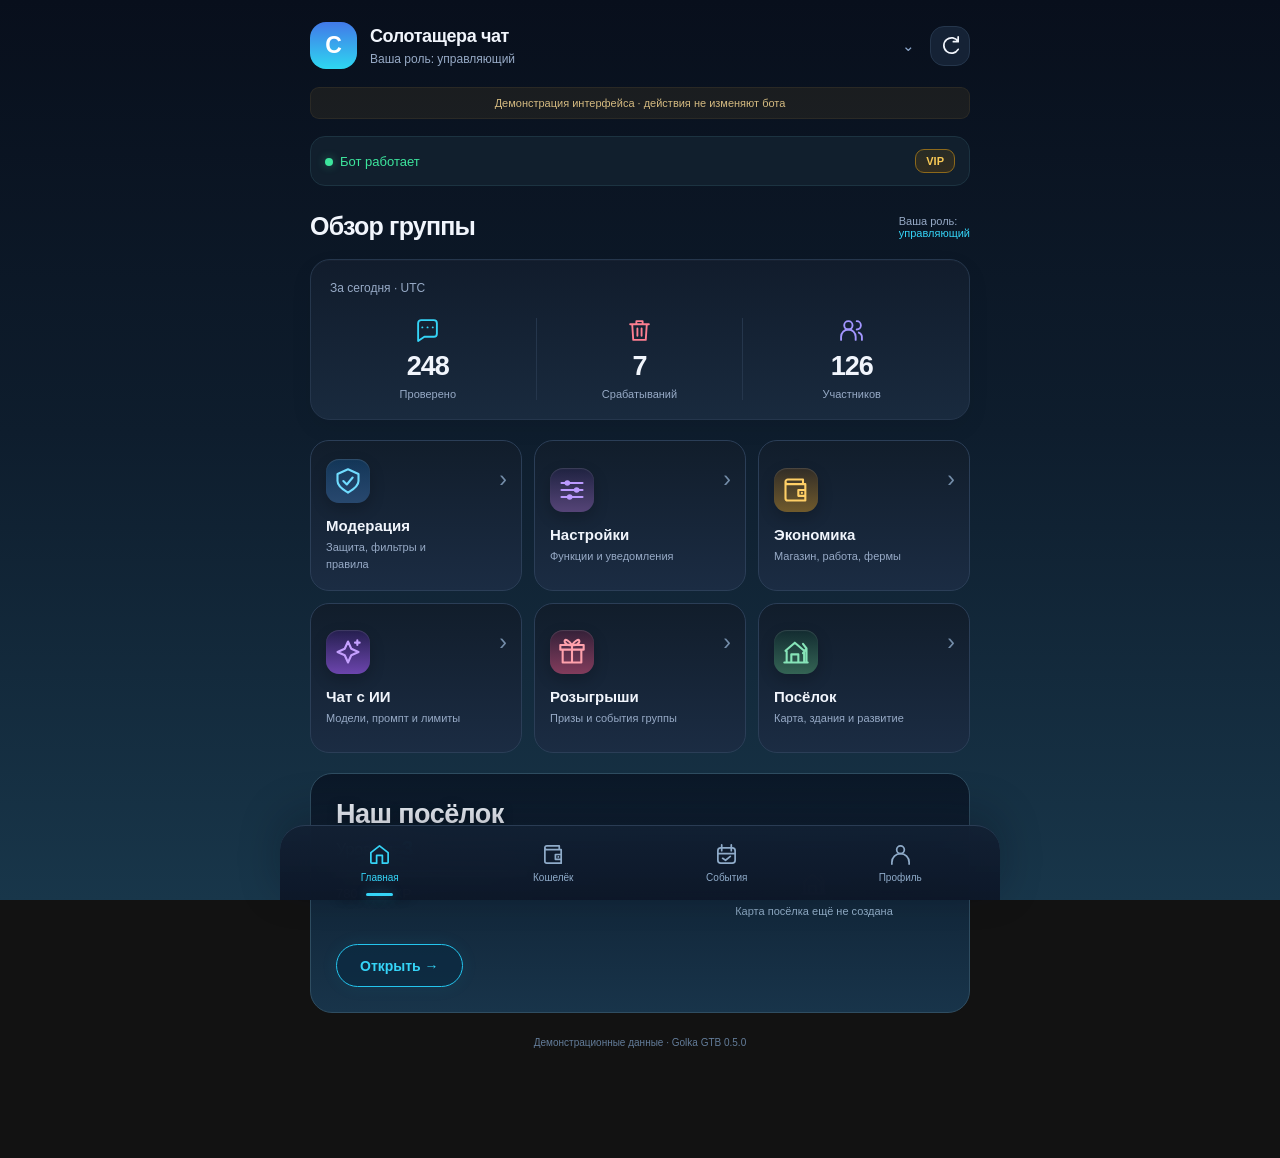
<file: index (5).html>
<!doctype html>
<html lang="ru">
<head>
<meta charset="utf-8"><meta name="viewport" content="width=device-width, initial-scale=1, viewport-fit=cover"><meta name="theme-color" content="#0b1220"><meta name="color-scheme" content="dark"><meta name="referrer" content="no-referrer"><meta http-equiv="Content-Security-Policy" content="default-src 'self'; script-src 'self' 'unsafe-inline' https://telegram.org; style-src 'self' 'unsafe-inline'; img-src 'self' blob: data:; connect-src https:; base-uri 'none'; form-action 'none'">
<title>Golka GTB · Мини-приложение</title>
<script src="https://telegram.org/js/telegram-web-app.js"></script>
<style>
:root{--bg:#0a111e;--panel:#121f31;--panel2:#17283d;--line:#25364c;--text:#f1f5fc;--muted:#97aac6;--cyan:#35d4f7;--blue:#458aff;--green:#3de59d;--yellow:#f8c955;--red:#ff7f91;--safe:env(safe-area-inset-bottom,0px);font-family:Inter,-apple-system,BlinkMacSystemFont,"Segoe UI",sans-serif;color-scheme:dark}
*{box-sizing:border-box}body{margin:0;background:linear-gradient(180deg,#080f1c 0%,#0e1d2d 48%,#18364a 100%) fixed;color:var(--text);font-size:15px;-webkit-tap-highlight-color:transparent}button,input,select,textarea{font:inherit}button{color:inherit;cursor:pointer}button:disabled{opacity:.42;cursor:default}button:focus-visible,a:focus-visible,input:focus-visible,textarea:focus-visible,select:focus-visible{outline:2px solid var(--cyan);outline-offset:4px}button{touch-action:manipulation}button svg{pointer-events:none}.shell{max-width:720px;margin:auto;padding:0 20px calc(110px + var(--safe));min-height:100dvh}.topbar{display:flex;align-items:center;justify-content:space-between;padding:22px 0 24px}.brand{display:flex;align-items:center;gap:11px}.brand-logo{height:40px;width:40px;border-radius:14px;display:grid;place-items:center;font-size:26px;font-weight:850;background:linear-gradient(180deg,#25def8,#2379f8 60%,#925aff);box-shadow:0 6px 26px #249cff33;transform:rotate(-7deg)}.brand h1{font-size:18px;letter-spacing:-.6px;margin:0 0 4px}.eyebrow{font-size:11px;letter-spacing:1.8px;text-transform:uppercase;color:var(--muted)}.icon-btn{border:1px solid var(--line);background:#152235;border-radius:14px;height:40px;width:40px;display:grid;place-items:center}.icon{width:23px;height:23px;display:inline-block;vertical-align:middle;fill:none;stroke:currentColor;stroke-width:1.8;stroke-linecap:round;stroke-linejoin:round}.group-picker{width:100%;padding:15px;border:1px solid var(--line);background:linear-gradient(180deg,#132033,#1b2d43);border-radius:19px;display:flex;align-items:center;text-align:left;gap:13px;box-shadow:0 10px 26px #0002}.group-avatar{height:47px;width:47px;flex-shrink:0;border-radius:16px;background:linear-gradient(180deg,#4279e8,#2ed7f1);display:grid;place-items:center;color:white;font-weight:750;font-size:23px}.group-title{font-weight:700;font-size:16px;display:block;max-width:440px;overflow:hidden;text-overflow:ellipsis;white-space:nowrap}.group-sub{font-size:12px;color:var(--muted);display:block;margin-top:5px}.chevron{margin-left:auto;color:#8ea9cd}.statusbar{display:flex;justify-content:space-between;align-items:center;gap:8px;margin:15px 0 26px;padding:12px 14px;background:#111f2d;border:1px solid #1c3341;border-radius:15px;color:var(--green);font-size:13px}.statusdot{display:inline-block;width:8px;height:8px;background:currentColor;border-radius:50%;box-shadow:0 0 10px #3de59d66;margin-right:7px}.tier{padding:5px 10px;color:var(--yellow);border:1px solid #8d691b;background:linear-gradient(180deg,#674e1344,#553c1177);border-radius:9px;font-weight:750;font-size:11px;white-space:nowrap}.tier.free{color:var(--muted);border-color:var(--line);background:#233049}.heading{display:flex;justify-content:space-between;align-items:center;margin-bottom:18px;gap:8px}h2{font-size:25px;margin:0;letter-spacing:-.8px}h3{font-size:16px;margin:0 0 6px;letter-spacing:-.2px}.role{font-size:11px;color:var(--muted)}.role b{color:var(--cyan);font-weight:500}.card{border:1px solid var(--line);border-radius:20px;background:linear-gradient(180deg,#111c2c,#192a3e);box-shadow:inset 0 1px 0 #ffffff06,0 8px 22px #0001;padding:19px;margin-bottom:16px}.caption{color:var(--muted);font-size:12px;line-height:1.65}.stats{display:grid;grid-template-columns:repeat(3,1fr);margin-top:19px}.stat{padding:0 10px;border-right:1px solid var(--line);text-align:center}.stat:first-child{padding-left:0}.stat:last-child{border:0;padding-right:0}.stat .icon{width:25px;height:25px;color:var(--cyan);margin-bottom:9px}.stat:nth-child(2) .icon{color:var(--red)}.stat:nth-child(3) .icon{color:#a396ff}.stat-number{font-size:27px;line-height:1.1;font-weight:750;letter-spacing:-1px}.stat-label{font-size:11px;color:var(--muted);margin-top:7px}.feature-grid{display:grid;grid-template-columns:1fr 1fr;gap:12px;margin:20px 0}.feature-card{background:linear-gradient(180deg,#111d2b,#1b2c43);border:1px solid #2b3e57;border-radius:19px;min-height:130px;padding:18px 15px;text-align:left;position:relative;transition:transform .15s,border-color .15s}.feature-card:hover{transform:translateY(-2px);border-color:#4488a2}.feature-card .feature-icon{display:flex;width:44px;height:44px;border-radius:13px;align-items:center;justify-content:center;margin-bottom:14px;background:linear-gradient(180deg,#1268b44d,#28486e);color:#70dcff;box-shadow:inset 0 1px 1px #ffffff22,0 6px 15px #0003}.feature-card:nth-child(2) .feature-icon{color:#bc9aff;background:linear-gradient(180deg,#37276255,#554477)}.feature-card:nth-child(3) .feature-icon{color:#ffcf66;background:linear-gradient(180deg,#6e461355,#705a2c)}.feature-card:nth-child(4) .feature-icon{color:#c5a0ff;background:linear-gradient(180deg,#461b8a55,#6c45ad)}.feature-card:nth-child(5) .feature-icon{color:#ffa1ac;background:linear-gradient(180deg,#77214955,#823c5c)}.feature-card:nth-child(6) .feature-icon{color:#86e4b8;background:linear-gradient(180deg,#12423155,#346454)}.feature-card .icon{width:28px;height:28px}.feature-card strong{font-size:15px;display:block;margin-bottom:5px}.feature-card small{color:var(--muted);font-size:11px;line-height:1.5;display:block;max-width:145px}.feature-arrow{position:absolute;top:25px;right:14px;color:#748da9;font-size:23px}.village-hero{position:relative;overflow:hidden;min-height:214px;padding:23px;background:linear-gradient(180deg,#11273b,#102429 80%);border:1px solid #2f4d61;border-radius:22px;margin-top:20px}.village-hero .village-art{position:absolute;right:-22px;bottom:-25px;width:60%;height:245px;opacity:.95;pointer-events:none;filter:drop-shadow(0 7px 12px #0008)}.village-info{position:relative;width:56%;z-index:1}.village-info h2{font-size:23px}.village-info p{color:var(--muted);font-size:13px;margin:11px 0}.village-info b{color:var(--cyan)}.progress{height:7px;background:#22364e;border-radius:20px;overflow:hidden;margin:12px 0 7px}.progress>i{display:block;height:100%;background:linear-gradient(180deg,#6aecf5,#26b7e8);border-radius:20px}.village-info .caption{font-size:11px}.btn{border:1px solid #336482;background:#162c40;color:var(--cyan);padding:12px 16px;min-height:44px;border-radius:13px;display:inline-flex;justify-content:center;align-items:center;gap:9px;font-weight:650;font-size:13px;text-decoration:none}.btn.primary{background:linear-gradient(180deg,#4584ee,#27c4eb);border-color:#4ec7f0;color:#071724;box-shadow:0 5px 20px #179adb22}.btn.secondary{background:#1a2a40;color:#b9cae1;border-color:var(--line)}.btn.danger{color:var(--red);background:#61324433;border-color:#794358}.btn.wide{width:100%}.village-info .btn{margin-top:14px;padding:10px 16px}.bottom-nav{position:fixed;bottom:0;left:50%;transform:translateX(-50%);width:min(100%,720px);z-index:10;display:grid;grid-template-columns:repeat(4,1fr);padding:12px 13px calc(12px + var(--safe));background:linear-gradient(#122033ee,#0d1728fa);backdrop-filter:blur(20px);border-top:1px solid #2a3c54;box-shadow:0 -12px 40px #070d1644;border-radius:25px 25px 0 0}.nav-item{border:0;background:transparent;color:#8fabc9;display:flex;align-items:center;flex-direction:column;gap:6px;padding:5px;border-radius:10px;position:relative;font-size:10px}.nav-item .icon{width:23px;height:23px}.nav-item.active{color:var(--cyan)}.nav-item.active:after{content:'';height:3px;width:27px;border-radius:5px;background:var(--cyan);position:absolute;bottom:-8px;box-shadow:0 0 12px #22d2f666}.section-label{text-transform:uppercase;color:var(--muted);font-size:10px;letter-spacing:1.5px;margin:25px 0 12px}.row{display:flex;align-items:center;gap:13px;padding:15px 0;border-bottom:1px solid #283a4c88;text-align:left;width:100%;background:none;color:inherit;border-left:0;border-right:0;border-top:0}.row:last-child{border-bottom:0;padding-bottom:2px}.row:first-child{padding-top:2px}.row-body{flex:1;min-width:0}.row strong{display:block;font-size:14px;font-weight:600}.row small{display:block;color:var(--muted);font-size:12px;line-height:1.5;margin-top:5px}.switch{flex-shrink:0;width:43px;height:25px;border:1px solid #46576e;background:#304056;border-radius:20px;position:relative;padding:0}.switch:after{content:'';position:absolute;top:3px;left:3px;border-radius:50%;width:17px;height:17px;background:#acbcd0;transition:transform .18s,background .18s}.switch[aria-checked=true]{background:#25bcd22a;border-color:#25aabd}.switch[aria-checked=true]:after{background:var(--cyan);transform:translateX(18px);box-shadow:0 0 10px #2cd7ee44}.switch[aria-busy=true]{opacity:.5}.chips{display:flex;gap:7px;flex-wrap:wrap;margin:12px 0}.chip{font-size:11px;background:#22344b;border:1px solid #334c69;color:#b7cce4;padding:6px 10px;border-radius:9px}.chip.on{color:var(--cyan);border-color:#35738c;background:#16414e55}.wallet-hero{padding:24px;background:linear-gradient(180deg,#152033,#203d56);border-color:#2b5065}.wallet-total{font-size:39px;font-weight:750;letter-spacing:-1.5px;margin:13px 0}.wallet-total span{font-size:22px;color:var(--muted);font-weight:400}.wallet-secondary{display:flex;align-items:center;gap:9px;color:#ffda6b;font-size:17px}.wallet-actions{display:flex;gap:10px;margin-top:22px}.wallet-actions .btn{flex:1}.two-col{display:grid;grid-template-columns:1fr 1fr;gap:12px}.mini-card{padding:18px;border:1px solid var(--line);border-radius:17px;background:#152236}.mini-card .icon{color:var(--cyan);margin-bottom:13px}.big{font-size:25px;font-weight:750;margin:8px 0}.empty{text-align:center;padding:28px 15px;color:var(--muted);font-size:13px;line-height:1.7}.empty .icon{width:40px;height:40px;display:block;margin:0 auto 13px;color:#53799c}.note{font-size:12px;line-height:1.7;padding:14px 16px;border-radius:14px;border:1px solid #2c4a64;color:#a8c8e2;background:#152b3d;margin:15px 0}.note.warning{color:#e1c58b;border-color:#5f5032;background:#44382044}.page-title{display:flex;align-items:center;gap:10px;margin:2px 0 20px}.page-title .icon{color:var(--cyan)}.page-title h2{font-size:24px}.muted{color:var(--muted)}.profile-head{display:flex;gap:16px;align-items:center;margin:25px 0}.profile-avatar{width:65px;height:65px;border-radius:21px;background:linear-gradient(180deg,#7362c0,#2a8caf);display:grid;place-items:center;font-size:29px;font-weight:700}.field-label{display:block;margin:15px 0 8px;color:var(--muted);font-size:12px}input,textarea,select{width:100%;padding:13px;border:1px solid #364a64;border-radius:12px;background:#0e1c2d;color:var(--text);min-height:46px}textarea{resize:vertical;min-height:180px;line-height:1.65}select{appearance:auto}dialog{border:1px solid #35516f;border-radius:24px;background:#122135;color:var(--text);padding:24px;width:min(94%,500px);max-height:85dvh;box-shadow:0 25px 90px #000a}dialog::backdrop{background:#030811c4;backdrop-filter:blur(6px)}dialog .dialog-head{display:flex;align-items:center;justify-content:space-between;gap:10px;margin-bottom:20px}dialog h2{font-size:21px}.dialog-actions{display:flex;gap:10px;margin-top:20px}.dialog-actions .btn{flex:1}.toast{position:fixed;bottom:calc(95px + var(--safe));left:50%;transform:translate(-50%,20px);opacity:0;pointer-events:none;background:#203851;border:1px solid #42627f;color:#f4f8ff;box-shadow:0 10px 40px #0008;padding:13px 20px;border-radius:14px;max-width:90%;font-size:13px;z-index:100;transition:.2s;text-align:center}.toast.show{opacity:1;transform:translate(-50%,0)}.demo-banner{font-size:11px;text-align:center;padding:9px;border-radius:9px;background:#604d2433;color:#d4ba80;margin:0 0 17px;border:1px solid #6e5d3733}.error-box{padding:25px;text-align:center;line-height:1.8}.error-box h2{font-size:22px;margin-bottom:13px}.error-box p{color:var(--muted);font-size:13px}.loading{min-height:220px;display:grid;place-items:center;color:var(--muted)}.loader{width:26px;height:26px;border:2px solid #28465a;border-top-color:var(--cyan);border-radius:50%;animation:spin .8s linear infinite;margin:0 auto 15px}@keyframes spin{to{transform:rotate(360deg)}}.view{animation:appear .22s ease}@keyframes appear{from{opacity:0;transform:translateY(5px)}to{opacity:1;transform:translateY(0)}}.map-image{width:100%;border-radius:15px;display:block;margin:16px 0;border:1px solid var(--line)}.text-content{white-space:pre-wrap;font-size:13px;line-height:1.8;color:#c5d2e6;overflow-wrap:anywhere}.tiny{font-size:11px}.event-mark{width:34px;height:34px;border-radius:11px;background:#24455b55;display:grid;place-items:center;color:var(--cyan);flex-shrink:0}.event-mark .icon{width:17px;height:17px}.connected-label{font-size:10px;color:#637c99;text-align:center;margin-top:24px}.filter{margin-bottom:8px}.version-block{border-bottom:1px solid var(--line);padding:16px 0}.version-block h3{color:var(--cyan)}.version-block p{line-height:1.75;font-size:12px;white-space:pre-line;color:var(--muted)}@media(min-width:600px){.shell{padding-left:30px;padding-right:30px}.feature-grid{grid-template-columns:repeat(3,1fr)}.feature-card{min-height:150px}.village-hero{min-height:230px}.village-info{width:52%}.village-hero .village-art{width:50%;right:10px;height:280px}.topbar{padding-top:30px}}@media(max-width:350px){.shell{padding-left:12px;padding-right:12px}.feature-card{padding:14px 11px}.group-title{max-width:210px}h2{font-size:22px}.role{max-width:110px;text-align:right}.stat-number{font-size:23px}}@media(prefers-reduced-motion:reduce){*,*:before,*:after{animation:none!important;transition:none!important;scroll-behavior:auto!important}}

[hidden]{display:none!important}.topbar{gap:15px;padding:22px 0 18px}.topbar .group-picker{flex:1;min-width:0;width:auto;background:none;border:0;box-shadow:none;padding:0}.group-text{flex:1;min-width:0}.topbar .group-title{font-size:18px;max-width:100%;letter-spacing:-.4px}.topbar .icon-btn{flex-shrink:0}.group-avatar,.profile-avatar{overflow:hidden;position:relative}.avatar-photo{width:100%;height:100%;object-fit:cover;display:block}.village-hero.map-hero{padding:0;background:#132335;min-height:0}.village-cover{height:210px;display:grid;place-items:center;background:#0e1a27;overflow:hidden}.village-cover img{width:100%;height:100%;max-height:210px;object-fit:contain;display:block}.village-summary{padding:19px}.village-summary .heading{margin-bottom:8px}.village-summary h2{font-size:21px}.village-summary .progress{max-width:70%;margin-top:15px}.map-placeholder{display:grid;place-items:center;text-align:center;gap:10px;min-height:150px;padding:20px;color:var(--muted);font-size:12px}.map-placeholder .icon{width:35px;height:35px;color:#6587a5}.village-level{font-size:12px;color:var(--cyan)}

.village-hero.map-hero{position:relative;min-height:190px;background:linear-gradient(180deg,#0b1828,#18344a);isolation:isolate}.map-hero .village-cover{position:absolute;inset:0 0 0 auto;height:100%;width:78%;background:transparent;overflow:hidden;pointer-events:none;-webkit-mask-image:linear-gradient(90deg,transparent 0%,#0003 15%,#000b 38%,#000 60%);mask-image:linear-gradient(90deg,transparent 0%,#0003 15%,#000b 38%,#000 60%)}.map-hero .village-cover img{position:absolute;inset:0;width:100%;height:100%;max-height:none;object-fit:cover;object-position:60% center}.map-hero .village-cover:after{display:none}.map-hero .village-summary{position:relative;z-index:1;padding:19px 20px;width:58%;min-height:190px;display:flex;flex-direction:column;align-items:flex-start;text-shadow:0 2px 9px #05111aaa}.map-hero .village-summary h2{font-size:21px;margin:0 0 7px;letter-spacing:-.55px;white-space:nowrap}.map-hero .village-level{color:#bed8ee;font-size:13px;margin-bottom:0}.map-hero .village-level b{color:var(--cyan);font-size:16px}.map-hero .village-summary .progress{width:100%;max-width:100%;height:7px;margin:10px 0 6px}.map-hero .village-summary .caption{font-size:11px;color:#b4d4ed;white-space:nowrap}.map-hero .village-summary>div:last-child{margin-top:auto!important;padding-top:13px}.map-hero .btn{min-height:36px;border-radius:22px;padding:8px 17px;background:#0a2941bb;border-color:#24c5ee;font-size:12px;box-shadow:0 0 18px #19b8df13}.map-hero .map-placeholder{position:absolute;right:0;top:0;width:62%;height:100%;font-size:11px;color:#90acc6;gap:8px;align-content:center;padding:12px;z-index:1}.map-hero .map-placeholder .icon{width:27px;height:27px}@media(min-width:600px){.village-hero.map-hero,.map-hero .village-summary{min-height:238px}.map-hero .village-summary{width:49%;padding:25px}.map-hero .village-cover{width:76%}.map-hero .village-summary h2{font-size:27px}.map-hero .village-level{font-size:16px}.map-hero .village-level b{font-size:20px}.map-hero .village-summary .caption{font-size:13px}.map-hero .btn{font-size:14px;min-height:43px;padding:10px 23px}}

/* Wallet cards: the inactive card recedes; no glow or decorative effects. */
.wallet-carousel{position:relative;height:205px;margin:4px -20px 0;perspective:900px;overflow:hidden;touch-action:pan-y}
.currency-card{position:absolute;left:20px;top:0;width:calc(100% - 65px);height:192px;border:1px solid #43b4df;border-radius:20px;padding:21px 23px;background:linear-gradient(180deg,#087fbd,#07568b);color:#fff;transform-origin:left center;transition:transform .32s ease,opacity .32s ease;display:flex;flex-direction:column;justify-content:space-between;backface-visibility:hidden;cursor:pointer;text-align:left}
.currency-card.energy{background:linear-gradient(180deg,#8550bd,#56317e);border-color:#a67bcb}
.currency-card.selected{z-index:2;transform:translateX(0) rotateY(0deg)}
.currency-card.after{z-index:1;transform:translateX(calc(100% + 10px)) rotateY(48deg);opacity:.95}
.currency-card.before{z-index:1;transform-origin:right center;transform:translateX(calc(-100% - 10px)) rotateY(-48deg);opacity:.95}
.currency-card-header{display:flex;justify-content:space-between;font-size:17px;font-weight:650;gap:8px}.currency-card-header span:last-child{font-size:20px}
.currency-card-label{font-size:13px;color:#d0e6f3;margin-bottom:9px}.currency-card-balance{font-size:34px;line-height:1.15;letter-spacing:-.8px;font-weight:650;font-variant-numeric:tabular-nums;overflow-wrap:anywhere}.currency-card-footer{font-size:11px;color:#c3daea;overflow:hidden;text-overflow:ellipsis;white-space:nowrap}
.wallet-dots{display:flex;justify-content:center;gap:8px;margin:5px 0 17px}.wallet-dots button{width:8px;height:8px;padding:0;border:0;border-radius:50%;background:#385671}.wallet-dots button[aria-pressed=true]{background:var(--cyan)}
.wallet-quick{display:grid;grid-template-columns:repeat(3,1fr);gap:9px;margin:0 0 25px}.wallet-quick .btn{padding:12px 5px;font-size:12px;font-weight:500;background:transparent;border-color:#41677f;gap:7px;color:#e4edf6}.wallet-quick .icon{width:19px;height:19px}
.wallet-history{margin:0 0 24px}.wallet-history .heading{margin-bottom:6px}.wallet-history h3{font-size:19px;margin:0}.history-all{background:none;border:0;color:var(--cyan);padding:9px 0;font-size:12px}.history-row{display:flex;align-items:center;gap:12px;padding:17px 0;border-bottom:1px solid #294253}.history-row:last-child{border-bottom:0}.history-avatar{border-radius:50%;width:37px;height:37px;background:#2b455a;display:grid;place-items:center;flex-shrink:0;color:#deebf5}.history-row strong{font-size:13px;font-weight:500;display:block}.history-row small{display:block;color:var(--muted);font-size:11px;margin-top:5px}.history-amount{margin-left:auto;white-space:nowrap;font-size:14px;font-variant-numeric:tabular-nums}.history-amount.positive{color:#84e4ba}
.panel-body{white-space:pre-wrap;overflow-wrap:anywhere;line-height:1.65;font-size:14px}.panel-buttons{display:grid;gap:8px;margin-top:20px}.panel-button-row{display:flex;gap:8px;flex-wrap:wrap}.panel-button-row .btn{flex:1;min-width:95px;font-weight:500}.panel-form{margin-top:18px}.panel-form textarea{min-height:90px}.panel-form input{width:100%}.panel-map{max-width:100%;border-radius:16px;margin-top:14px}
@media(min-width:600px){.wallet-carousel{height:248px}.currency-card{height:235px;padding:25px 30px}.currency-card-balance{font-size:42px}.currency-card-header{font-size:20px}.currency-card-label{font-size:15px}.currency-card-footer{font-size:13px}}
@media(prefers-reduced-motion:reduce){.currency-card{transition:none}}

</style>
</head>
<body>
<svg aria-hidden="true" style="position:absolute;width:0;height:0;overflow:hidden"><defs>
<symbol id="i-home" viewBox="0 0 24 24"><path d="m3 10 9-7 9 7v10a1 1 0 0 1-1 1h-5v-8H9v8H4a1 1 0 0 1-1-1Z"/></symbol>
<symbol id="i-shield" viewBox="0 0 24 24"><path d="m12 2 9 4v6c0 5-6 8-9 10-3-2-9-5-9-10V6Z"/><path d="m8 12 3 3 5-6"/></symbol>
<symbol id="i-settings" viewBox="0 0 24 24"><path d="M3 6h18M3 12h18M3 18h18"/><circle cx="8" cy="6" r="2.4" fill="currentColor" stroke="none"/><circle cx="16" cy="12" r="2.4" fill="currentColor" stroke="none"/><circle cx="10" cy="18" r="2.4" fill="currentColor" stroke="none"/></symbol>
<symbol id="i-wallet" viewBox="0 0 24 24"><path d="M20 7H5a2 2 0 0 1 0-4h13v4M3 5v14a2 2 0 0 0 2 2h15V7M20 12h-6v5h6"/><path d="M17 14.5h.1"/></symbol>
<symbol id="i-ai" viewBox="0 0 24 24"><path d="m12 3 2.8 6.2L21 12l-6.2 2.8L12 21l-2.8-6.2L3 12l6.2-2.8ZM20 2v4m-2-2h4"/></symbol>
<symbol id="i-gift" viewBox="0 0 24 24"><path d="M4 10h16v11H4zM2 6h20v4H2zM12 6v15"/><path d="M12 6C5 7 4 0 8 2c2 1 4 4 4 4Zm0 0c7 1 8-6 4-4-2 1-4 4-4 4Z"/></symbol>
<symbol id="i-village" viewBox="0 0 24 24"><path d="m3 11 8-7 8 7v10H4V11m4 10v-7h6v7M18 5l3 4-3 4m3-4v12M2 21h20"/></symbol>
<symbol id="i-users" viewBox="0 0 24 24"><circle cx="9" cy="7" r="4"/><path d="M2 21v-3a7 7 0 0 1 14 0v3M17 3a4 4 0 0 1 0 8m2 3a5 5 0 0 1 3 5v2"/></symbol>
<symbol id="i-trash" viewBox="0 0 24 24"><path d="M3 6h18M9 6V3h6v3M5 6l1 15h12l1-15M10 10v7m4-7v7"/></symbol>
<symbol id="i-chat" viewBox="0 0 24 24"><path d="M21 15a3 3 0 0 1-3 3H9l-6 4V5a3 3 0 0 1 3-3h12a3 3 0 0 1 3 3Z"/><path d="M7 9h.1M12 9h.1M17 9h.1"/></symbol>
<symbol id="i-calendar" viewBox="0 0 24 24"><rect x="3" y="5" width="18" height="16" rx="3"/><path d="M7 2v6m10-6v6M3 11h18m-13 5 3 2 5-4"/></symbol>
<symbol id="i-user" viewBox="0 0 24 24"><circle cx="12" cy="7" r="4"/><path d="M3 22v-2a9 9 0 0 1 18 0v2"/></symbol>
<symbol id="i-arrow" viewBox="0 0 24 24"><path d="M4 12h16m-6-6 6 6-6 6"/></symbol>
<symbol id="i-back" viewBox="0 0 24 24"><path d="M20 12H4m6-6-6 6 6 6"/></symbol>
<symbol id="i-refresh" viewBox="0 0 24 24"><path d="M20 8a8 8 0 1 0 0 8M20 3v5h-5"/></symbol>
<symbol id="i-bolt" viewBox="0 0 24 24"><path d="m13 2-9 12h7l-1 8 10-13h-8Z"/></symbol>
<symbol id="i-book" viewBox="0 0 24 24"><path d="M12 5C9 2 4 2 2 3v16c4-1 7-1 10 2 3-3 6-3 10-2V3c-2-1-7-1-10 2Zm0 0v16"/></symbol>
<symbol id="i-work" viewBox="0 0 24 24"><rect x="2" y="7" width="20" height="14" rx="3"/><path d="M8 7V3h8v4M2 12c6 5 14 5 20 0M10 13h4v4h-4Z"/></symbol>
<symbol id="i-send" viewBox="0 0 24 24"><path d="m22 2-7 20-4-9-9-4Z"/><path d="m22 2-11 11"/></symbol>
<symbol id="i-shop" viewBox="0 0 24 24"><path d="M5 7h14l2 14H3Z"/><path d="M8 8V6a4 4 0 0 1 8 0v2"/></symbol>
<symbol id="i-close" viewBox="0 0 24 24"><path d="m6 6 12 12M6 18 18 6"/></symbol>
</defs></svg>
<div class="shell">
<header class="topbar"><button id="group-picker" class="group-picker" data-action="groups" aria-label="Выбрать группу" hidden><span class="group-avatar" id="group-avatar">G</span><span class="group-text"><span class="group-title" id="group-title">Выберите группу</span><span class="group-sub" id="group-sub">Управление группой</span></span><span class="chevron">⌄</span></button><button class="icon-btn" aria-label="Обновить данные" data-action="refresh"><svg class="icon"><use href="#i-refresh"/></svg></button></header>
<div id="demo-banner" class="demo-banner" hidden>Демонстрация интерфейса · действия не изменяют бота</div>
<main id="main" aria-live="polite"><div class="loading"><div><div class="loader"></div>Открываем вашу панель…</div></div></main>
</div>
<nav class="bottom-nav" aria-label="Основная навигация"><button class="nav-item active" data-view="home"><svg class="icon"><use href="#i-home"/></svg>Главная</button><button class="nav-item" data-view="wallet"><svg class="icon"><use href="#i-wallet"/></svg>Кошелёк</button><button class="nav-item" data-view="events"><svg class="icon"><use href="#i-calendar"/></svg>События</button><button class="nav-item" data-view="profile"><svg class="icon"><use href="#i-user"/></svg>Профиль</button></nav>
<dialog id="dialog"><div class="dialog-head"><h2 id="dialog-title"></h2><button class="icon-btn" data-action="close-dialog" aria-label="Закрыть"><svg class="icon"><use href="#i-close"/></svg></button></div><div id="dialog-body"></div></dialog><div id="toast" class="toast" role="status"></div>
<script>
'use strict';
// Публичный адрес API бота. Здесь никогда не должно быть токенов или API-ключей.
const API_BASE = 'https://golka-gtb-api.j.onjrnm.co.uk';
const FALLBACK_BOT = 'GolMod_bot';
const tg=window.Telegram?.WebApp;
const auth=tg?.initData||'';
const state={demo:!auth,user:null,groups:[],group:null,data:null,view:'home',history:[],bot:FALLBACK_BOT,loading:false,mapURL:null,currency:'coins',walletHistory:{},panel:null};
const main=document.getElementById('main');
const esc=v=>String(v??'').replace(/[&<>"']/g,c=>({'&':'&amp;','<':'&lt;','>':'&gt;','"':'&quot;',"'":'&#39;'}[c]));
const icon=n=>`<svg class="icon" aria-hidden="true"><use href="#i-${esc(n)}"/></svg>`;
const money=n=>new Intl.NumberFormat('ru-RU',{maximumFractionDigits:3}).format(Number(n)||0);
const duration=s=>{s=Math.max(0,Math.ceil(s));return s?[(s>=3600?Math.floor(s/3600)+'ч':''),(s>=60?Math.floor(s%3600/60)+'м':''),(s%60+'с')].filter(Boolean).join(' '):'Доступно сейчас'};
const fmtDate=v=>new Date(v*1000).toLocaleString('ru-RU',{day:'numeric',month:'short',hour:'2-digit',minute:'2-digit'});
const role=r=>({owner:'владелец бота',manager:'управляющий',member:'участник'}[r]||'участник');
const tier=g=>g.paid?({vip:'VIP',vipplus:'VIP+',standard:'Полный доступ'}[g.tier]||'Полный доступ'):'Бесплатный';
const vip=()=>!!state.data?.group.paid&&['vip','vipplus'].includes(state.data.group.tier);
const manager=()=>state.data?.group.role!=='member';
const heading=(title,i)=>`<div class="page-title">${icon(i)}<h2>${esc(title)}</h2></div>`;
const empty=(text,i='chat')=>`<div class="empty">${icon(i)}${esc(text)}</div>`;
const btn=(label,action,arg='',kind='')=>`<button class="btn ${kind}" data-action="${esc(action)}" data-arg="${esc(arg)}">${esc(label)}</button>`;
const LABELS={moderation_enabled:['Вся модерация','ИИ и встроенные проверки сообщений'],ai_moderation_enabled:['ИИ-модерация','Проверка по вашим правилам и категориям'],spam_enabled:['Антиспам','Одинаковые сообщения и обходы символами'],flood_enabled:['Антифлуд','Слишком частые сообщения участников'],delete_notifications:['Уведомления об удалении','Сообщать в группе о сработавшей проверке'],ai_chat_search:['Поиск в интернете','Использовать веб-поиск в ответах ИИ']};
const FEATURE_LABELS={'section.games':'Все игры','section.rp':'Ролевые команды',work:'Работа',study:'Обучение',deposit:'Депозит',slots:'Слоты DpC',dice:'Кубики',basketball:'Баскетбол',bowling:'Кегли',giveaway:'Розыгрыши',village:'Посёлок',ai:'Команда чата с ИИ',shop:'Магазин',market:'Маркет ферм',farms:'Автофермы',investments:'Инвестиции'};
let toastTimer;
function toast(text){const el=document.getElementById('toast');el.textContent=text;el.classList.add('show');clearTimeout(toastTimer);toastTimer=setTimeout(()=>el.classList.remove('show'),3400)}
function sheet(title,html){document.getElementById('dialog-title').textContent=title;document.getElementById('dialog-body').innerHTML=html;const d=document.getElementById('dialog');if(!d.open)d.showModal();tg?.BackButton?.show()}
function closeDialog(){state.panel=null;document.getElementById('dialog').close();if(state.history.length)tg?.BackButton?.show();else tg?.BackButton?.hide()}
function haptic(){try{tg?.HapticFeedback?.impactOccurred('light')}catch{}}
async function request(path,options={}){
 if(!API_BASE||API_BASE==='__API_BASE__')throw new Error('Сервер ещё не подключён. Обратитесь к владельцу бота.');
 const response=await fetch(API_BASE.replace(/\/$/,'')+'/miniapp/v1'+path,{...options,headers:{'Authorization':'tma '+auth,...(options.body?{'Content-Type':'application/json'}:{}),...options.headers},signal:AbortSignal.timeout(18000),credentials:'omit',cache:'no-store'});
 if(!response.ok){let error;try{error=await response.json()}catch{}throw new Error(error?.retry_after?'Следующая попытка через '+duration(error.retry_after):error?.error||'Сервер недоступен. Попробуйте позже.')}
 return response.json();
}
function status(){const g=state.data.group;return `<div class="statusbar" ${g.enabled?'':'style="color:var(--yellow)"'}><span><span class="statusdot"></span>${g.enabled?'Бот работает':'Бот приостановлен'}</span><span class="tier ${g.paid?'':'free'}">${esc(tier(g))}</span></div>`}
function villagePreview(){if(!vip())return '';const v=state.data.village;const percent=v?Math.max(0,Math.min(100,100*(v.xp-v.level_start)/Math.max(1,v.next_xp-v.level_start))):0;return `<section class="village-hero map-hero"><div class="village-cover" data-village-map>${v?.has_map?'<div class="map-placeholder">Загружаем карту…</div>':'<div class="map-placeholder">'+icon('village')+'<span>Карта посёлка ещё не создана</span></div>'}</div><div class="village-summary"><h2>Наш посёлок</h2><div class="village-level">${v?'Уровень <b>'+esc(v.level)+'</b>':'VIP'}</div>${v?`<div class="progress"><i style="width:${percent}%"></i></div><span class="caption">${money(v.xp)} / ${money(v.next_xp)} XP</span>`:'<p class="caption">Создайте свой посёлок вместе с участниками группы.</p>'}<div style="margin-top:14px">${btn(v?'Открыть →':'Создать →','navigate','village')}</div></div></section>`}
function home(){const d=state.data,s=d.stats;const features=[['moderation','shield','Модерация','Защита, фильтры и правила'],['settings','settings','Настройки','Функции и уведомления'],['economy','wallet','Экономика','Магазин, работа, фермы'],['ai','ai','Чат с ИИ','Модели, промпт и лимиты'],['giveaways','gift','Розыгрыши','Призы и события группы'],['village','village','Посёлок','Карта, здания и развитие']].filter(f=>f[0]!=='village'||vip());return status()+`<div class="heading"><h2>Обзор группы</h2><span class="role">Ваша роль:<br><b>${esc(role(d.group.role))}</b></span></div><div class="card"><div class="caption">За сегодня · UTC</div><div class="stats">${[['chat',s.checked,'Проверено'],['trash',s.removed,'Срабатываний'],['users',s.members??'—','Участников']].map(([i,n,l])=>`<div class="stat">${icon(i)}<div class="stat-number">${esc(n)}</div><div class="stat-label">${l}</div></div>`).join('')}</div></div><div class="feature-grid">${features.map(([view,i,t,sub])=>`<button class="feature-card" data-view="${view}"><span class="feature-icon">${icon(i)}</span><span class="feature-arrow">›</span><strong>${t}</strong><small>${sub}</small></button>`).join('')}</div>${villagePreview()}<div class="connected-label">${state.demo?'Демонстрационные данные':'Синхронизировано с ботом'} · Golka GTB ${esc(d.version)}</div>`}
function toggle(key,features=false){const on=features?state.data.features[key]:state.data.settings[key];const [title,sub]=features?[FEATURE_LABELS[key]||key,'Включить для участников группы']:LABELS[key];return `<div class="row"><div class="row-body"><strong>${esc(title)}</strong><small>${esc(sub)}</small></div><button class="switch" role="switch" aria-label="${esc(title)}" aria-checked="${!!on}" data-toggle="${esc(key)}" data-feature="${features?'1':'0'}" ${manager()?'':'disabled'}></button></div>`}
function moderation(){const d=state.data;if(!manager())return heading('Модерация','shield')+empty('Изменять модерацию могут владелец доступа и назначенные управляющие.','shield');return heading('Модерация','shield')+(!d.group.paid?'<div class="note warning">Бесплатный тариф: доступны встроенные проверки. ИИ-модерация и общая база знаний подключаются с полным доступом.</div>':'')+`<div class="card">${['moderation_enabled','ai_moderation_enabled','spam_enabled','flood_enabled'].map(k=>toggle(k)).join('')}</div><div class="card"><div class="row"><div class="row-body"><strong>Режим ИИ Модерации</strong><small>${{dry:'Тест: сообщения остаются в чате',delete:'Удаление нарушений',enforce:'Удаление и настроенные наказания'}[d.settings.mode]||'Не выбран'}</small></div>${btn('Изменить','mode')}</div><div class="row"><div class="row-body"><strong>Правила для ИИ</strong><small>По ним бот оценивает сообщения</small></div>${btn('Изменить','edit','rules')}</div></div>${btn('Категории и действия','bot','moderation','wide secondary')}`}
function historyRows(items){return items.map(r=>`<div class="history-row"><span class="history-avatar">${icon(/Работа/.test(r.title)?'work':/ферм|Покупка/.test(r.title)?'wallet':'user')}</span><div><strong>${esc(r.title)}</strong><small>${fmtDate(r.created)}</small></div><span class="history-amount ${r.amount>0?'positive':''}">${r.amount>0?'+':r.amount<0?'−':''}${money(Math.abs(r.amount))} ${r.asset==='energy'?'⚡':'C₲'}</span></div>`).join('')}
function wallet(){const w=state.data.wallet,selected=state.currency;const progress=Math.max(0,Math.min(100,(w.xp-w.level_start)/(w.next_xp-w.level_start)*100));const entries=state.walletHistory[selected];return heading('Кошелёк','wallet')+`<div class="wallet-carousel" aria-label="Карты валют">${[['coins','Монеты группы','C₲',w.coins,state.data.group.title],['energy','Молнии','⚡',w.energy,'Общий баланс для всех групп']].map(([asset,label,symbol,balance,footer],i)=>`<button class="currency-card ${asset==='energy'?'energy':''} ${selected===asset?'selected':i===1?'after':'before'}" data-currency="${asset}" aria-label="${label}: ${money(balance)} ${symbol}" aria-pressed="${selected===asset}" tabindex="${selected===asset?0:-1}"><div class="currency-card-header"><span>GolkaGTB</span><span>${symbol}</span></div><div><div class="currency-card-label">${label}</div><div class="currency-card-balance">${money(balance)} ${symbol}</div></div><div class="currency-card-footer">${esc(footer)}</div></button>`).join('')}</div><div class="wallet-dots" aria-label="Выбрать валюту">${['coins','energy'].map(a=>`<button data-currency="${a}" aria-label="${a==='coins'?'Монеты C₲':'Молнии ⚡'}" aria-pressed="${selected===a}"></button>`).join('')}</div><div class="wallet-quick">${[['transfer','send','Перевести'],['exchange','refresh','Обменять'],['shop','shop','Магазин']].map(([key,i,label])=>`<button class="btn" data-action="panel" data-arg="${key}">${icon(i)}${label}</button>`).join('')}</div><section class="wallet-history"><div class="heading"><h3>История</h3><button class="history-all" data-action="history">Все ›</button></div>${entries?entries.items.length?historyRows(entries.items.slice(0,3)):empty('Операций пока нет.','wallet'):'<div class="caption">Загружаем операции…</div>'}</section><div class="two-col"><div class="mini-card">${icon('book')}<div class="caption">Обучение</div><div class="big">${w.education}<span class="caption"> / 500</span></div></div><div class="mini-card">${icon('ai')}<div class="caption">Уровень</div><div class="big">${w.level}</div></div></div><div class="card" style="margin-top:16px"><div class="row"><div class="row-body"><strong>Прогресс уровня</strong><small>${money(w.xp)} / ${money(w.next_xp)} XP</small></div><span class="chip">×${w.rebirths+1} прибыль</span></div><div class="progress"><i style="width:${progress}%"></i></div></div><div class="card"><div class="row"><span class="event-mark">${icon('work')}</span><div class="row-body"><strong>Работа</strong><small>${duration(w.work_remaining)}</small></div><button class="btn" data-daily="work" ${w.work_remaining?'disabled':''}>Работать</button></div><div class="row"><span class="event-mark">${icon('book')}</span><div class="row-body"><strong>Обучение</strong><small>${duration(w.study_remaining)}</small></div><button class="btn" data-daily="study" ${w.study_remaining?'disabled':''}>Учиться</button></div></div>`}
function settings(){return heading('Настройки','settings')+(manager()?`<div class="card">${toggle('delete_notifications')}</div><div class="section-label">Функции группы</div><div class="card">${Object.keys(state.data.features).map(k=>toggle(k,true)).join('')}</div>${btn('Управляющие и права','bot','manage','wide secondary')}`:empty('Настройки доступны управляющим группы.','shield'))}
function ai(){const d=state.data,p=Math.max(0,Math.min(100,d.ai.remaining_percent));return heading('Чат с ИИ','ai')+`<div class="card"><div class="row"><div class="row-body"><strong>DeepSeek Flash + Pro</strong><small>Единый месячный лимит для двух моделей</small></div><span class="chip ${d.ai.active?'on':''}">${d.ai.active?'Активна':'Нет подписки'}</span></div><div class="big">${p}% <span class="caption">лимита осталось</span></div><div class="progress"><i style="width:${p}%"></i></div><div class="caption">Учитываются сообщения, история и ответы.</div></div>${manager()?`<div class="card"><div class="row"><div class="row-body"><strong>Модель по умолчанию</strong><small>${esc({off:'Выключено',flash:'DeepSeek Flash',pro:'DeepSeek Pro',connection:'Свой API',gpt:'GPT Luna'}[d.ai.source]||'Не выбрана')}</small></div>${btn('Выбрать','ai-model')}</div><div class="row"><div class="row-body"><strong>Свой промпт</strong><small>Характер и задачи вашего помощника</small></div>${btn('Изменить','edit','ai_chat_prompt')}</div>${toggle('ai_chat_search')}</div>`:''}<div class="two-col">${btn('Подписка','bot','ai','primary')}${btn('Свой API','bot','aiconnections','secondary')}</div><div class="note">Обратиться к ИИ в группе: /ai ваш вопрос. Можно ответить на сообщение помощника.</div>`}
function economy(){return heading('Экономика','wallet')+`<div class="feature-grid">${[['wallet','wallet','Кошелёк','Баланс, работа и обучение'],['shop','wallet','Магазин','Товары и улучшения'],['market','village','Маркет ферм','Покупка и продажа'],['farms','work','Автофермы','Ваш ежедневный доход'],['investments','ai','Инвестиции','Компании и доли'],['games','gift','Игры','Кубики, деп и слоты']].map(([key,i,t,sub])=>`<button class="feature-card" ${key==='wallet'?'data-view="wallet"':`data-action="bot" data-arg="${key}"`}><span class="feature-icon">${icon(i)}</span><strong>${t}</strong><small>${sub}</small></button>`).join('')}</div><div class="note">C₲ и обучение отдельные для каждой группы. Баланс ⚡ общий.</div>`}
function village(){if(!vip())return heading('Посёлок','village')+empty('Посёлки доступны для групп VIP и VIP+.','village');const v=state.data.village;return heading('Посёлок','village')+(v?`<div class="card"><h3>Уровень ${v.level}</h3><div class="caption">${money(v.xp)} / ${money(v.next_xp)} XP</div><div class="progress"><i style="width:${Math.max(0,Math.min(100,100*(v.xp-v.level_start)/(v.next_xp-v.level_start)))}%"></i></div><p class="text-content">${esc(v.description)}</p><div class="chips"><span class="chip on">${v.available} доступных улучшений</span><span class="chip">Опыт за активность группы</span></div><div id="map-container" data-village-map>${v.has_map?'<div class="loading" style="min-height:100px">Загружаем карту…</div>':empty('Карта ещё не создана.','village')}</div>${btn('Управление посёлком','bot','village','wide primary')}</div><div class="section-label">Постройки</div><div class="card">${v.buildings.length?v.buildings.map(b=>`<div class="row"><span class="event-mark">${icon('village')}</span><div class="row-body"><strong>${esc(b.name)}</strong><small>Уровень ${b.level}</small></div></div>`).join(''):empty('Здесь появятся ваши постройки.','village')}</div>`:`<div class="card">${empty('Посёлок ещё не создан. Опишите его — и появится настоящая карта.','village')}${btn('Создать','bot','village','wide primary')}</div>`)}
function giveaways(){const list=state.data.giveaways;return heading('Розыгрыши','gift')+`<div class="card">${list.length?list.map(g=>`<div class="row"><span class="event-mark">${icon('gift')}</span><div class="row-body"><strong>Розыгрыш #${g.id}</strong><small>${esc(g.prize)}<br>${g.winners} победителей · до ${fmtDate(g.ends)}</small></div></div>`).join(''):empty('Активных розыгрышей пока нет.','gift')}</div>${btn(manager()?'Создать':'Меню розыгрышей','bot','giveaway','wide primary')}`}
const eventLabels={mode:'Изменён режим модерации',rules:'Обновлены правила',spam_enabled:'Изменена защита от спама',delete_notifications:'Изменены уведомления',ai_chat_prompt:'Обновлён промпт помощника',ai_chat_source:'Изменена модель ИИ',enabled:'Изменён статус бота',flood_enabled:'Изменена защита от флуда',moderation_enabled:'Изменена модерация',ai_moderation_enabled:'Изменена ИИ-модерация'};
function events(){return heading('События','calendar')+`<div class="caption" style="margin-bottom:15px">Последние изменения настроек группы</div><div class="card">${state.data.events.length?state.data.events.map(e=>`<div class="row"><span class="event-mark">${icon('calendar')}</span><div class="row-body"><strong>${esc(eventLabels[e.event]||'Изменение настроек')}</strong><small>${fmtDate(e.created)}</small></div></div>`).join(''):empty(manager()?'Изменений пока нет.':'Журнал доступен управляющим.','calendar')}</div>`}
function profile(){const u=state.user;return heading('Профиль','user')+`<div class="profile-head"><div class="profile-avatar" data-avatar="/me/avatar" data-fallback="${esc(Array.from(u.first_name||'G')[0])}">${esc(Array.from(u.first_name||'G')[0])}</div><div><h2 style="font-size:22px">${esc([u.first_name,u.last_name].filter(Boolean).join(' '))}</h2><div class="caption">${u.username?'@'+esc(u.username):'Аккаунт Telegram'}</div></div></div><div class="card"><div class="row"><div class="row-body"><strong>Ваша роль в группе</strong><small>${esc(role(state.data.group.role))}</small></div>${icon('shield')}</div><div class="row"><div class="row-body"><strong>Тариф группы</strong><small>${esc(tier(state.data.group))}</small></div>${btn('Подробнее','bot','access')}</div><button class="row" data-action="releases"><div class="row-body"><strong>О боте и изменения</strong><small>Golka GTB ${esc(state.data.version)}</small></div><span>›</span></button><button class="row" data-action="rules"><div class="row-body"><strong>Правила группы</strong><small>Информация для участников</small></div><span>›</span></button></div>${btn('Рекламный кабинет в боте','bot','ads','wide secondary')}<div class="connected-label">Сделано для ваших сообществ.</div>`}
function render(){if(!state.data)return;const views={home,wallet,moderation,settings,ai,economy,village,giveaways,events,profile};main.innerHTML=`<div class="view">${(views[state.view]||home)()}</div>`;document.querySelectorAll('[data-view]').forEach(el=>{if(el.classList.contains('nav-item'))el.classList.toggle('active',el.dataset.view===state.view)});if(tg?.BackButton){state.history.length?tg.BackButton.show():tg.BackButton.hide()}hydrateAvatars();if(state.view==='wallet')loadWalletHistory();if(['home','village'].includes(state.view)&&vip()&&state.data.village?.has_map)loadMap()}
function navigate(view,push=true){if(view===state.view)return;if(push)state.history.push(state.view);state.view=view;haptic();render();window.scrollTo({top:0,behavior:'instant'})}
async function loadGroup(id){state.loading=true;main.innerHTML='<div class="loading"><div><div class="loader"></div>Синхронизируем группу…</div></div>';try{state.data=state.demo?makeDemo(id):await request('/groups/'+encodeURIComponent(id));state.group=id;try{localStorage.setItem('golka.selectedGroup',id)}catch{};const g=state.data.group;document.getElementById('group-title').textContent=g.title;const avatar=document.getElementById('group-avatar');avatar.dataset.avatar='/groups/'+g.id+'/avatar';avatar.dataset.fallback=Array.from(g.title)[0];avatar.textContent=avatar.dataset.fallback;delete avatar.dataset.avatarLoaded;document.getElementById('group-sub').textContent='Ваша роль: '+role(g.role);document.getElementById('group-picker').hidden=false;state.bot=state.data.bot_username||state.bot;render()}catch(e){showError(e.message)}finally{state.loading=false}}
function showError(message){main.innerHTML=`<div class="error-box">${icon('shield')}<h2>Не удалось открыть панель</h2><p>${esc(message)}</p>${btn('Попробовать снова','refresh','','primary')}</div>`}
async function save(key,value,features=false){if(state.demo){(features?state.data.features:state.data.settings)[key]=value;if(key==='ai_chat_source')state.data.ai.source=value;render();toast('Изменено в демонстрации');return}const result=await request('/groups/'+state.group+'/'+(features?'features':'settings'),{method:'POST',body:JSON.stringify({key,value,etag:state.data.etag})});state.data=result;render();toast('Настройка сохранена')}
function legacyOpenBot(section){const id=state.group;const links=Object.fromEntries(['manage','moderation','aiconnections','access','shop','market','farms','wallet','transfer','investments','games','giveaway','village','ai'].map(k=>[k,'mini_'+k+'_'+id]));links.ads='adpanel';if(state.demo){toast('В Telegram здесь откроется нужный раздел бота.');return}const url='https://t.me/'+state.bot+'?start='+encodeURIComponent(id?links[section]||'mini_manage_'+id:'app');if(tg?.openTelegramLink){tg.openTelegramLink(url);tg.close?.()}else window.open(url,'_blank','noopener,noreferrer')}
const imageAssets=new Map();
async function imageAsset(path){if(state.demo)return null;const hit=imageAssets.get(path);if(hit&&Date.now()-hit.at<(path.endsWith('/map')?60000:300000))return hit.promise;if(hit?.url)URL.revokeObjectURL(hit.url);const entry={at:Date.now(),url:null,size:0};entry.promise=(async()=>{try{const response=await fetch(API_BASE+'/miniapp/v1'+path,{headers:{Authorization:'tma '+auth},signal:AbortSignal.timeout(18000),credentials:'omit',cache:'no-store'});if(!response.ok)return null;const blob=await response.blob();if(!blob.type.startsWith('image/')||blob.size>4*1024*1024)return null;entry.size=blob.size;entry.url=URL.createObjectURL(blob);return entry.url}catch{return null}})();imageAssets.delete(path);imageAssets.set(path,entry);while(imageAssets.size>12||[...imageAssets.values()].reduce((n,e)=>n+e.size,0)>8*1024*1024){const [key,old]=imageAssets.entries().next().value;if(old.url)URL.revokeObjectURL(old.url);imageAssets.delete(key)}return entry.promise}
async function paintAvatar(el){const path=el.dataset.avatar;if(el.dataset.avatarLoaded===path)return;el.dataset.avatarLoaded=path;const url=await imageAsset(path);if(!url||!el.isConnected||el.dataset.avatar!==path)return;const img=new Image();img.className='avatar-photo';img.alt='';img.src=url;img.onload=()=>{if(el.isConnected&&el.dataset.avatar===path)el.replaceChildren(img)}}
const observedAvatars=new Set();const avatarObserver=typeof IntersectionObserver!=='undefined'?new IntersectionObserver(entries=>{for(const entry of entries)if(entry.isIntersecting){avatarObserver.unobserve(entry.target);observedAvatars.delete(entry.target);paintAvatar(entry.target)}},{rootMargin:'100px'}):null;
function hydrateAvatars(){for(const el of observedAvatars)if(!el.isConnected){avatarObserver?.unobserve(el);observedAvatars.delete(el)}document.querySelectorAll('[data-avatar]').forEach(el=>{if(el.dataset.avatarLoaded===el.dataset.avatar)return;if(avatarObserver){observedAvatars.add(el);avatarObserver.observe(el)}else paintAvatar(el)})}
async function loadMap(){const containers=[...document.querySelectorAll('[data-village-map]')];if(!containers.length||!vip())return;const group=state.group;const url=await imageAsset('/groups/'+group+'/map');for(const container of containers){if(!container.isConnected||state.group!==group)continue;if(!url){container.innerHTML='<div class="map-placeholder">'+icon('village')+'<span>Карта сейчас недоступна. Попробуйте обновить страницу.</span></div>';continue}const img=new Image();img.src=url;img.alt='Карта посёлка вашей группы';if(container.id==='map-container')img.className='map-image';container.replaceChildren(img)}}
async function action(name,arg){if(name==='connect-bot')return legacyOpenBot('manage');if(name==='close-dialog')return closeDialog();if(name==='navigate')return navigate(arg);if(name==='refresh'){state.walletHistory={};for(const e of imageAssets.values())if(e.url)URL.revokeObjectURL(e.url);imageAssets.clear();document.querySelectorAll('[data-avatar]').forEach(el=>delete el.dataset.avatarLoaded);if(state.group)return loadGroup(state.group);return init()}if(name==='bot'||name==='panel')return openPanel(arg);if(name==='panel-step')return panelStep(arg);if(name==='history')return showWalletHistory();if(name==='history-more')return moreWalletHistory();if(name==='groups'){sheet('Ваши группы','<input class="filter" id="group-search" type="search" placeholder="Найти группу" aria-label="Найти группу"><div id="group-list">'+state.groups.map(g=>`<button class="row" data-select-group="${esc(g.id)}" data-title="${esc(g.title.toLocaleLowerCase())}"><span class="group-avatar" data-avatar="/groups/${esc(g.id)}/avatar" data-fallback="${esc(Array.from(g.title)[0])}">${esc(Array.from(g.title)[0])}</span><span class="row-body"><strong>${esc(g.title)}</strong><small>${esc(tier(g))} · ${esc(role(g.role))}</small></span>${g.id===state.group?'<span style="color:var(--cyan)">✓</span>':'<span>›</span>'}</button>`).join('')+'</div>');hydrateAvatars();return}if(name==='edit'){if(!manager())return;const title=arg==='rules'?'Правила для ИИ':'Промпт помощника';sheet(title,`<form id="editor" data-key="${arg}"><label class="caption" for="editor-text">${arg==='rules'?'Текст, по которому ИИ модерирует сообщения.':'Опишите поведение и задачи помощника.'}</label><textarea id="editor-text" maxlength="4000" required>${esc(state.data.settings[arg])}</textarea><div class="caption" id="char-count">До 4000 символов</div><div class="dialog-actions">${btn('Отмена','close-dialog','','secondary')}<button class="btn primary" type="submit">Сохранить</button></div></form>`);return}if(name==='mode'){sheet('Режим ИИ Модерации',`<form id="mode-form"><label class="field-label" for="mode-select">Действия при нарушении</label><select id="mode-select">${[['dry','Тест — оставить сообщение'],['delete','Удалять нарушения'],['enforce','Удалять и применять наказания']].map(([v,t])=>`<option value="${v}" ${state.data.settings.mode===v?'selected':''}>${t}</option>`).join('')}</select><div class="note">Точные действия для каждой категории настраиваются в боте.</div><button type="submit" class="btn primary wide">Сохранить режим</button></form>`);return}if(name==='ai-model'){sheet('Модель по умолчанию',`<form id="ai-model-form"><select id="model-select">${[['off','Выключить чат с ИИ'],['flash','DeepSeek Flash'],['pro','DeepSeek Pro']].map(([v,t])=>`<option value="${v}" ${state.data.ai.source===v?'selected':''}>${t}</option>`).join('')}</select><div class="note">Своё API-подключение и GPT Luna доступны в разделе «Свой API».</div><button type="submit" class="btn primary wide">Сохранить</button></form>`);return}if(name==='rules'){sheet('Правила группы',state.data.member_rules?`<div class="text-content">${esc(state.data.member_rules)}</div>`:empty('Правила участников пока не добавлены.','book'));return}if(name==='releases'){sheet('Версии и изменения','<div class="loading"><div class="loader"></div></div>');const releases=state.demo?[{version:'0.5.0',text:'Мини-приложение: выбор группы, настройки модерации, кошелёк, ИИ, события и посёлок.'}]:await request('/releases');document.getElementById('dialog-body').innerHTML=releases.map(r=>`<div class="version-block"><h3>${esc(r.version)}</h3><p>${esc(r.text)}</p></div>`).join('');return}}
document.addEventListener('click',async e=>{const el=e.target.closest('button');if(!el||el.disabled)return;try{if(el.dataset.currency){await selectCurrency(el.dataset.currency)}else if(el.dataset.selectGroup){closeDialog();state.history=[];state.view='home';state.walletHistory={};state.panel=null;await loadGroup(el.dataset.selectGroup)}else if(el.dataset.toggle){el.disabled=true;el.setAttribute('aria-busy','true');const features=el.dataset.feature==='1',value=el.getAttribute('aria-checked')!=='true';if(el.dataset.toggle==='moderation_enabled'&&!value&&!window.confirm('Отключить всю модерацию в этой группе?'))return;await save(el.dataset.toggle,value,features)}else if(el.dataset.daily){el.disabled=true;const kind=el.dataset.daily;if(state.demo){state.data.wallet[kind+'_remaining']=86400;if(kind==='work')state.data.wallet.coins+=24;else state.data.wallet.education+=2;render();toast('Демонстрация: '+(kind==='work'?'+24 C₲':'+2 очка обучения'));return}const result=await request('/groups/'+state.group+'/daily',{method:'POST',body:JSON.stringify({kind,request_id:crypto.randomUUID()})});state.data=result.snapshot;state.walletHistory={};render();loadWalletHistory();toast(kind==='work'?'Заработано '+money(result.result.salary/1000)+' C₲':'Обучение завершено')}else if(el.dataset.view)navigate(el.dataset.view);else if(el.dataset.action)await action(el.dataset.action,el.dataset.arg)}catch(error){toast(error.message)}finally{if(el.isConnected){el.disabled=false;el.removeAttribute('aria-busy')}}});
document.addEventListener('input',e=>{if(e.target.id==='group-search'){const q=e.target.value.toLocaleLowerCase();document.querySelectorAll('[data-select-group]').forEach(b=>b.hidden=!b.dataset.title.includes(q))}});
document.addEventListener('submit',async e=>{if(!['editor','mode-form','ai-model-form'].includes(e.target.id))return;e.preventDefault();const form=e.target,submit=form.querySelector('[type=submit]');submit.disabled=true;try{if(form.id==='editor')await save(form.dataset.key,document.getElementById('editor-text').value);else if(form.id==='mode-form')await save('mode',document.getElementById('mode-select').value);else await save('ai_chat_source',document.getElementById('model-select').value);closeDialog()}catch(error){toast(error.message)}finally{submit.disabled=false}});

document.getElementById('dialog').addEventListener('cancel',e=>{e.preventDefault();closeDialog()});
let historyBusy=false;
async function loadWalletHistory(){const asset=state.currency,group=state.group;if(state.walletHistory[asset]||historyBusy)return;historyBusy=true;try{const result=state.demo?{items:[{id:3,title:'Работа',amount:82,asset,created:Date.now()/1000-300},{id:2,title:'Покупка фермы',amount:-1200,asset,created:Date.now()/1000-3000},{id:1,title:'Перевод',amount:500,asset,created:Date.now()/1000-86000}],next:null}:await request('/groups/'+group+'/history',{method:'POST',body:JSON.stringify({asset})});if(state.group!==group)return;state.walletHistory[asset]=result;if(state.view==='wallet'&&state.currency===asset)paintWalletHistory()}catch(error){if(state.group===group)toast(error.message)}finally{historyBusy=false;if(state.view==='wallet'&&!state.walletHistory[state.currency]&&state.currency!==asset)loadWalletHistory()}}
function paintWalletHistory(){const area=document.querySelector('.wallet-history');if(!area)return;const entries=state.walletHistory[state.currency];area.innerHTML=`<div class="heading"><h3>История</h3><button class="history-all" data-action="history">Все ›</button></div>${entries?entries.items.length?historyRows(entries.items.slice(0,3)):empty('Операций пока нет.','wallet'):'<div class="caption">Загружаем операции…</div>'}`}
async function selectCurrency(asset){if(!['coins','energy'].includes(asset)||asset===state.currency)return;state.currency=asset;haptic();document.querySelectorAll('.currency-card').forEach((card,i)=>{const selected=card.dataset.currency===asset;card.classList.toggle('selected',selected);card.classList.toggle('after',!selected&&i===1);card.classList.toggle('before',!selected&&i===0);card.setAttribute('aria-pressed',String(selected));card.tabIndex=selected?0:-1});document.querySelectorAll('.wallet-dots button').forEach(b=>b.setAttribute('aria-pressed',String(b.dataset.currency===asset)));paintWalletHistory();await loadWalletHistory()}
async function showWalletHistory(){await loadWalletHistory();const rows=state.walletHistory[state.currency];sheet('История · '+(state.currency==='coins'?'C₲':'⚡'),`<div id="all-history">${rows?.items.length?historyRows(rows.items):empty('Операций пока нет.','wallet')}</div>${rows?.next?btn('Ещё операции','history-more','','wide secondary'):''}`)}
async function moreWalletHistory(){const asset=state.currency,group=state.group,rows=state.walletHistory[asset];if(!rows?.next)return;const result=await request('/groups/'+group+'/history',{method:'POST',body:JSON.stringify({asset,before:rows.next})});if(state.group!==group||state.currency!==asset)return;rows.items.push(...result.items);rows.next=result.next;await showWalletHistory()}
function panelText(text,entities=[]){const safe=new Set(['bold','italic','underline','strikethrough','code','pre','spoiler']);const tags={bold:'b',italic:'i',underline:'u',strikethrough:'s',code:'code',pre:'pre',spoiler:'span'};const points=new Map();for(const e of entities){if(!safe.has(e.type)||!Number.isInteger(e.offset)||!Number.isInteger(e.length)||e.offset<0||e.length<=0||e.offset+e.length>text.length)continue;const end=e.offset+e.length;if(!points.has(e.offset))points.set(e.offset,[]);if(!points.has(end))points.set(end,[]);points.get(e.offset).push({tag:tags[e.type],start:true,end});points.get(end).push({tag:tags[e.type],start:false,end:e.offset})}let result='';for(let i=0;i<=text.length;i++){const events=points.get(i)||[];for(const e of events.filter(e=>!e.start).sort((a,b)=>b.end-a.end))result+='</'+e.tag+'>';for(const e of events.filter(e=>e.start).sort((a,b)=>b.end-a.end))result+='<'+e.tag+'>';if(i<text.length)result+=esc(text[i])}return result}
function drawPanel(p){state.panel=p;sheet('Управление',`<div class="panel-body">${panelText(p.text,p.entities)}</div>${p.map&&vip()?'<div data-village-map id="map-container"></div>':''}<div class="panel-buttons">${p.buttons.map(row=>`<div class="panel-button-row">${row.map(b=>b.token?btn(b.label,'panel-step',b.token,'secondary'):`<button class="btn secondary" data-action="panel-url" data-arg="${esc(b.url)}">${esc(b.label)}</button>`).join('')}</div>`).join('')}</div>${p.form?`<form class="panel-form" id="panel-input-form" data-token="${esc(p.form.token)}"><label class="field-label" for="panel-value">${esc(p.form.label)}</label>${p.form.secret?'<input id="panel-value" type="password" autocomplete="new-password" autocapitalize="off" spellcheck="false" maxlength="8000" required>':'<textarea id="panel-value" maxlength="8000" required placeholder="Введите ответ"></textarea>'}<button class="btn primary wide" type="submit">Продолжить</button></form>`:''}<div class="dialog-actions">${p.back?btn('Назад','panel-step',p.back,'secondary'):''}${btn('Закрыть','close-dialog','','secondary')}</div>`);if(p.map)loadMap();if(p.invoice){if(tg?.openInvoice)tg.openInvoice(p.invoice,()=>refreshAfterPanel());else toast('Оплата доступна внутри Telegram.')}}
async function openPanel(section){if(!state.group)return;closeDialog();if(state.demo){sheet('Демонстрация',empty('Этот раздел работает с настоящими данными при открытии через Telegram.')+btn('Закрыть','close-dialog','','wide'));return}const group=state.group;sheet('Загрузка','<div class="loading"><div class="loader"></div></div>');try{const p=await request('/groups/'+group+'/panel',{method:'POST',body:JSON.stringify({section})});if(state.group===group)drawPanel(p)}catch(error){closeDialog();throw error}}
async function refreshAfterPanel(){const group=state.group;try{const d=await request('/groups/'+group);if(state.group!==group)return;state.data=d;state.walletHistory={};render()}catch(error){toast(error.message)}}
let panelBusy=false;
async function panelStep(token,text){if(!state.panel||panelBusy)return;panelBusy=true;try{const group=state.group,session=state.panel.session;const p=await request('/groups/'+group+'/panel',{method:'POST',body:JSON.stringify({session,token,...(text===undefined?{}:{text})})});if(state.group!==group)return;drawPanel(p);await refreshAfterPanel()}finally{panelBusy=false}}
document.addEventListener('submit',async e=>{if(e.target.id!=='panel-input-form')return;e.preventDefault();const form=e.target,button=form.querySelector('button'),input=form.querySelector('textarea,input');button.disabled=true;try{const value=input.value;input.value='';await panelStep(form.dataset.token,value)}catch(error){toast(error.message)}finally{if(button.isConnected)button.disabled=false}});
document.addEventListener('click',e=>{const el=e.target.closest('[data-action="panel-url"]');if(!el)return;try{const url=new URL(el.dataset.arg);if(!['https:','http:','tg:'].includes(url.protocol))return;if(url.protocol==='tg:'||url.hostname==='t.me')tg?.openTelegramLink?.(url.href);else if(tg?.openLink)tg.openLink(url.href);else window.open(url.href,'_blank','noopener,noreferrer')}catch{}});
let walletTouch=null;
document.addEventListener('touchstart',e=>{if(e.target.closest('.wallet-carousel'))walletTouch={x:e.touches[0].clientX,y:e.touches[0].clientY};else walletTouch=null},{passive:true});
document.addEventListener('touchend',e=>{if(!walletTouch)return;const dx=e.changedTouches[0].clientX-walletTouch.x,dy=e.changedTouches[0].clientY-walletTouch.y;walletTouch=null;if(Math.abs(dx)>40&&Math.abs(dx)>Math.abs(dy)*1.3)selectCurrency(dx<0?'energy':'coins')},{passive:true});
document.addEventListener('keydown',e=>{if(e.target.closest('.wallet-carousel')&&['ArrowLeft','ArrowRight'].includes(e.key)){e.preventDefault();selectCurrency(e.key==='ArrowRight'?'energy':'coins')}});

function makeDemo(id){const g=state.groups.find(g=>g.id===id)||state.groups[0];return {version:'0.5.0',bot_username:FALLBACK_BOT,group:g,etag:'demo',stats:{checked:248,removed:7,members:126},settings:{moderation_enabled:true,ai_moderation_enabled:true,spam_enabled:true,flood_enabled:true,delete_notifications:false,ai_chat_search:true,mode:'delete',rules:'Запрещены угрозы, травля, мошенничество и реклама. Обычное общение разрешено.',ai_chat_prompt:'Помогай участникам группы. Отвечай кратко и дружелюбно.',ai_chat_source:'flash'},features:Object.fromEntries(Object.keys(FEATURE_LABELS).map(k=>[k,true])),wallet:{energy:42,coins:12840,education:72,level:8,xp:2480,level_start:2450,next_xp:3000,rebirths:0,work_remaining:0,study_remaining:0},ai:{remaining_percent:76,active:true,source:'flash'},village:{level:3,xp:780,level_start:500,next_xp:900,available:1,has_map:false,description:'Посёлок у реки, рядом дубы и сакуры. Место, которое мы строим вместе.',buildings:[{name:'Ратуша',level:2},{name:'Мастерская',level:1}]},member_rules:'Уважайте друг друга. Не публикуйте рекламу и не отправляйте спам.',events:[{event:'rules',created:Date.now()/1000-420},{event:'spam_enabled',created:Date.now()/1000-3600},{event:'mode',created:Date.now()/1000-7200}],farms:[],giveaways:[]}}
async function init(){try{if(state.demo){document.getElementById('demo-banner').hidden=false;state.user={id:1,first_name:'Гость',last_name:'',username:'preview'};state.groups=[{id:'-1001',title:'Солотащера чат',paid:true,tier:'vip',role:'manager',enabled:true},{id:'-1002',title:'GolkaGTB Testing',paid:false,tier:'free',role:'owner',enabled:true}]}else{const me=await request('/me');state.user=me.user;state.groups=me.groups;state.bot=me.bot_username||FALLBACK_BOT}if(!state.groups.length){main.innerHTML=empty('Пока нет доступных групп. Подключите группу в боте или попросите владельца назначить вас управляющим.','users')+btn('Подключить первую группу','connect-bot','manage','wide primary');return}let saved;try{saved=localStorage.getItem('golka.selectedGroup')}catch{}await loadGroup(state.groups.some(g=>g.id===saved)?saved:state.groups[0].id)}catch(error){showError(error.message)}}
try{tg?.ready();tg?.expand();tg?.setHeaderColor('#0a111e');tg?.setBackgroundColor('#0a111e');tg?.BackButton?.onClick(()=>{if(document.getElementById('dialog').open){if(state.panel?.back)panelStep(state.panel.back).catch(error=>toast(error.message));else closeDialog();return}if(state.history.length){state.view=state.history.pop();render()}})}catch{}
init();
</script>
</body>
</html>
</file>
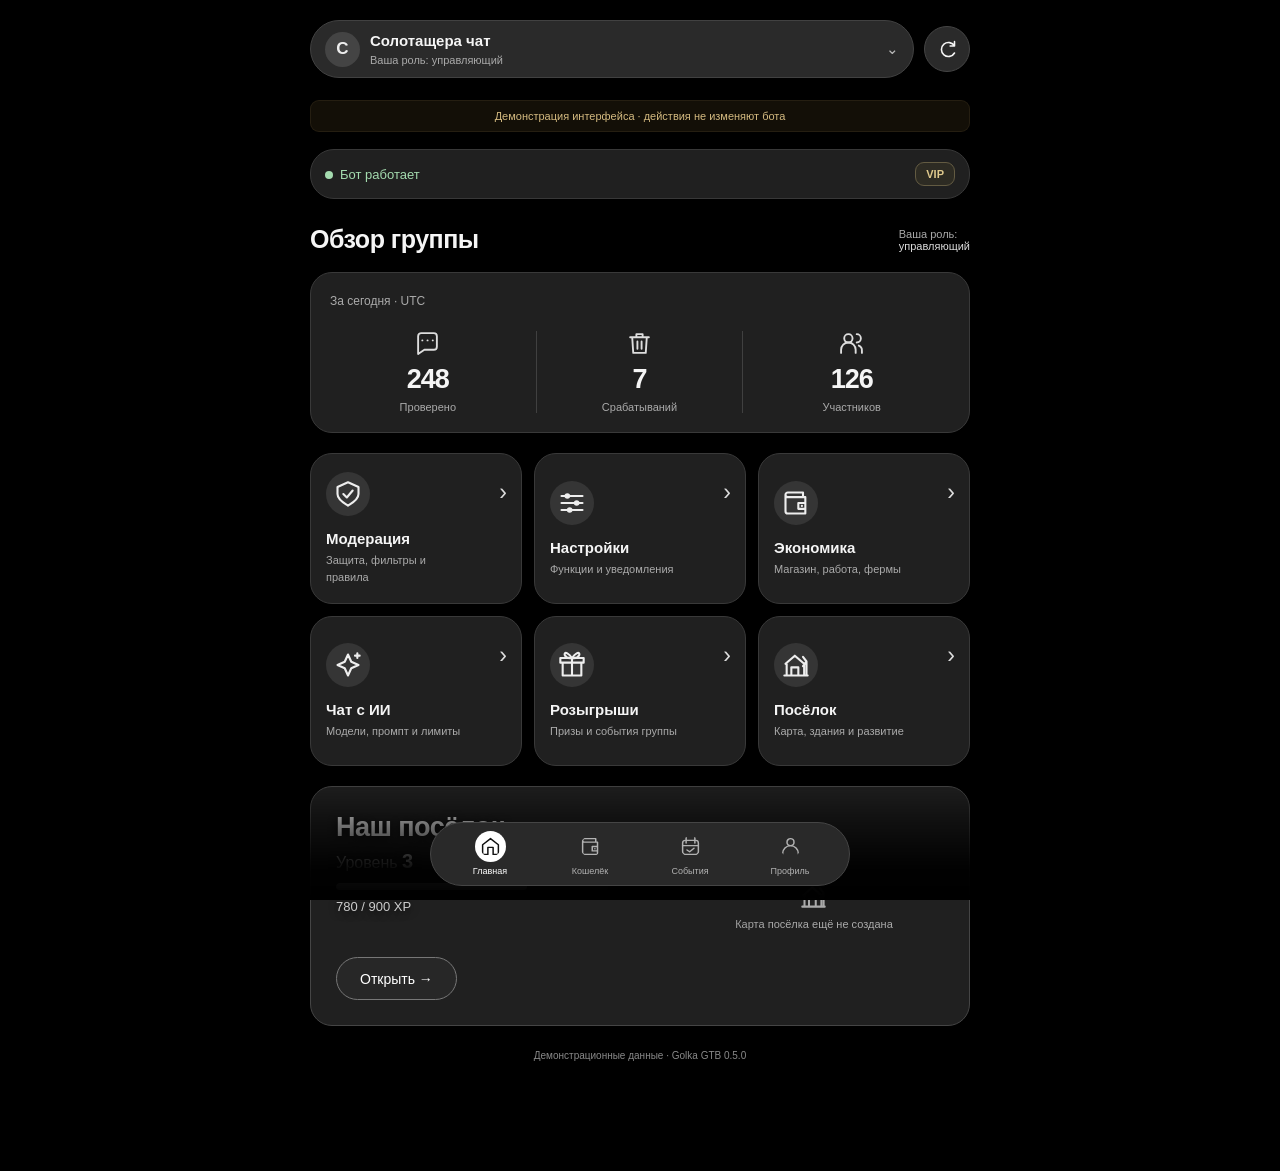
<file: index (6).html>
<!doctype html>
<html lang="ru">
<head>
<meta charset="utf-8"><meta name="viewport" content="width=device-width, initial-scale=1, viewport-fit=cover"><meta name="theme-color" content="#000000"><meta name="color-scheme" content="dark"><meta name="referrer" content="no-referrer"><meta http-equiv="Content-Security-Policy" content="default-src 'self'; script-src 'self' 'unsafe-inline' https://telegram.org; style-src 'self' 'unsafe-inline'; img-src 'self' blob: data:; connect-src https:; base-uri 'none'; form-action 'none'">
<title>Golka GTB · Мини-приложение</title>
<script src="https://telegram.org/js/telegram-web-app.js"></script>
<style>
:root{--bg:#0a111e;--panel:#121f31;--panel2:#17283d;--line:#25364c;--text:#f1f5fc;--muted:#97aac6;--cyan:#35d4f7;--blue:#458aff;--green:#3de59d;--yellow:#f8c955;--red:#ff7f91;--safe:env(safe-area-inset-bottom,0px);font-family:Inter,-apple-system,BlinkMacSystemFont,"Segoe UI",sans-serif;color-scheme:dark}
*{box-sizing:border-box}body{margin:0;background:linear-gradient(180deg,#080f1c 0%,#0e1d2d 48%,#18364a 100%) fixed;color:var(--text);font-size:15px;-webkit-tap-highlight-color:transparent}button,input,select,textarea{font:inherit}button{color:inherit;cursor:pointer}button:disabled{opacity:.42;cursor:default}button:focus-visible,a:focus-visible,input:focus-visible,textarea:focus-visible,select:focus-visible{outline:2px solid var(--cyan);outline-offset:4px}button{touch-action:manipulation}button svg{pointer-events:none}.shell{max-width:720px;margin:auto;padding:0 20px calc(110px + var(--safe));min-height:100dvh}.topbar{display:flex;align-items:center;justify-content:space-between;padding:22px 0 24px}.brand{display:flex;align-items:center;gap:11px}.brand-logo{height:40px;width:40px;border-radius:14px;display:grid;place-items:center;font-size:26px;font-weight:850;background:linear-gradient(180deg,#25def8,#2379f8 60%,#925aff);box-shadow:0 6px 26px #249cff33;transform:rotate(-7deg)}.brand h1{font-size:18px;letter-spacing:-.6px;margin:0 0 4px}.eyebrow{font-size:11px;letter-spacing:1.8px;text-transform:uppercase;color:var(--muted)}.icon-btn{border:1px solid var(--line);background:#152235;border-radius:14px;height:40px;width:40px;display:grid;place-items:center}.icon{width:23px;height:23px;display:inline-block;vertical-align:middle;fill:none;stroke:currentColor;stroke-width:1.8;stroke-linecap:round;stroke-linejoin:round}.group-picker{width:100%;padding:15px;border:1px solid var(--line);background:linear-gradient(180deg,#132033,#1b2d43);border-radius:19px;display:flex;align-items:center;text-align:left;gap:13px;box-shadow:0 10px 26px #0002}.group-avatar{height:47px;width:47px;flex-shrink:0;border-radius:16px;background:linear-gradient(180deg,#4279e8,#2ed7f1);display:grid;place-items:center;color:white;font-weight:750;font-size:23px}.group-title{font-weight:700;font-size:16px;display:block;max-width:440px;overflow:hidden;text-overflow:ellipsis;white-space:nowrap}.group-sub{font-size:12px;color:var(--muted);display:block;margin-top:5px}.chevron{margin-left:auto;color:#8ea9cd}.statusbar{display:flex;justify-content:space-between;align-items:center;gap:8px;margin:15px 0 26px;padding:12px 14px;background:#111f2d;border:1px solid #1c3341;border-radius:15px;color:var(--green);font-size:13px}.statusdot{display:inline-block;width:8px;height:8px;background:currentColor;border-radius:50%;box-shadow:0 0 10px #3de59d66;margin-right:7px}.tier{padding:5px 10px;color:var(--yellow);border:1px solid #8d691b;background:linear-gradient(180deg,#674e1344,#553c1177);border-radius:9px;font-weight:750;font-size:11px;white-space:nowrap}.tier.free{color:var(--muted);border-color:var(--line);background:#233049}.heading{display:flex;justify-content:space-between;align-items:center;margin-bottom:18px;gap:8px}h2{font-size:25px;margin:0;letter-spacing:-.8px}h3{font-size:16px;margin:0 0 6px;letter-spacing:-.2px}.role{font-size:11px;color:var(--muted)}.role b{color:var(--cyan);font-weight:500}.card{border:1px solid var(--line);border-radius:20px;background:linear-gradient(180deg,#111c2c,#192a3e);box-shadow:inset 0 1px 0 #ffffff06,0 8px 22px #0001;padding:19px;margin-bottom:16px}.caption{color:var(--muted);font-size:12px;line-height:1.65}.stats{display:grid;grid-template-columns:repeat(3,1fr);margin-top:19px}.stat{padding:0 10px;border-right:1px solid var(--line);text-align:center}.stat:first-child{padding-left:0}.stat:last-child{border:0;padding-right:0}.stat .icon{width:25px;height:25px;color:var(--cyan);margin-bottom:9px}.stat:nth-child(2) .icon{color:var(--red)}.stat:nth-child(3) .icon{color:#a396ff}.stat-number{font-size:27px;line-height:1.1;font-weight:750;letter-spacing:-1px}.stat-label{font-size:11px;color:var(--muted);margin-top:7px}.feature-grid{display:grid;grid-template-columns:1fr 1fr;gap:12px;margin:20px 0}.feature-card{background:linear-gradient(180deg,#111d2b,#1b2c43);border:1px solid #2b3e57;border-radius:19px;min-height:130px;padding:18px 15px;text-align:left;position:relative;transition:transform .15s,border-color .15s}.feature-card:hover{transform:translateY(-2px);border-color:#4488a2}.feature-card .feature-icon{display:flex;width:44px;height:44px;border-radius:13px;align-items:center;justify-content:center;margin-bottom:14px;background:linear-gradient(180deg,#1268b44d,#28486e);color:#70dcff;box-shadow:inset 0 1px 1px #ffffff22,0 6px 15px #0003}.feature-card:nth-child(2) .feature-icon{color:#bc9aff;background:linear-gradient(180deg,#37276255,#554477)}.feature-card:nth-child(3) .feature-icon{color:#ffcf66;background:linear-gradient(180deg,#6e461355,#705a2c)}.feature-card:nth-child(4) .feature-icon{color:#c5a0ff;background:linear-gradient(180deg,#461b8a55,#6c45ad)}.feature-card:nth-child(5) .feature-icon{color:#ffa1ac;background:linear-gradient(180deg,#77214955,#823c5c)}.feature-card:nth-child(6) .feature-icon{color:#86e4b8;background:linear-gradient(180deg,#12423155,#346454)}.feature-card .icon{width:28px;height:28px}.feature-card strong{font-size:15px;display:block;margin-bottom:5px}.feature-card small{color:var(--muted);font-size:11px;line-height:1.5;display:block;max-width:145px}.feature-arrow{position:absolute;top:25px;right:14px;color:#748da9;font-size:23px}.village-hero{position:relative;overflow:hidden;min-height:214px;padding:23px;background:linear-gradient(180deg,#11273b,#102429 80%);border:1px solid #2f4d61;border-radius:22px;margin-top:20px}.village-hero .village-art{position:absolute;right:-22px;bottom:-25px;width:60%;height:245px;opacity:.95;pointer-events:none;filter:drop-shadow(0 7px 12px #0008)}.village-info{position:relative;width:56%;z-index:1}.village-info h2{font-size:23px}.village-info p{color:var(--muted);font-size:13px;margin:11px 0}.village-info b{color:var(--cyan)}.progress{height:7px;background:#22364e;border-radius:20px;overflow:hidden;margin:12px 0 7px}.progress>i{display:block;height:100%;background:linear-gradient(180deg,#6aecf5,#26b7e8);border-radius:20px}.village-info .caption{font-size:11px}.btn{border:1px solid #336482;background:#162c40;color:var(--cyan);padding:12px 16px;min-height:44px;border-radius:13px;display:inline-flex;justify-content:center;align-items:center;gap:9px;font-weight:650;font-size:13px;text-decoration:none}.btn.primary{background:linear-gradient(180deg,#4584ee,#27c4eb);border-color:#4ec7f0;color:#071724;box-shadow:0 5px 20px #179adb22}.btn.secondary{background:#1a2a40;color:#b9cae1;border-color:var(--line)}.btn.danger{color:var(--red);background:#61324433;border-color:#794358}.btn.wide{width:100%}.village-info .btn{margin-top:14px;padding:10px 16px}.bottom-nav{position:fixed;bottom:0;left:50%;transform:translateX(-50%);width:min(100%,720px);z-index:10;display:grid;grid-template-columns:repeat(4,1fr);padding:12px 13px calc(12px + var(--safe));background:linear-gradient(#122033ee,#0d1728fa);backdrop-filter:blur(20px);border-top:1px solid #2a3c54;box-shadow:0 -12px 40px #070d1644;border-radius:25px 25px 0 0}.nav-item{border:0;background:transparent;color:#8fabc9;display:flex;align-items:center;flex-direction:column;gap:6px;padding:5px;border-radius:10px;position:relative;font-size:10px}.nav-item .icon{width:23px;height:23px}.nav-item.active{color:var(--cyan)}.nav-item.active:after{content:'';height:3px;width:27px;border-radius:5px;background:var(--cyan);position:absolute;bottom:-8px;box-shadow:0 0 12px #22d2f666}.section-label{text-transform:uppercase;color:var(--muted);font-size:10px;letter-spacing:1.5px;margin:25px 0 12px}.row{display:flex;align-items:center;gap:13px;padding:15px 0;border-bottom:1px solid #283a4c88;text-align:left;width:100%;background:none;color:inherit;border-left:0;border-right:0;border-top:0}.row:last-child{border-bottom:0;padding-bottom:2px}.row:first-child{padding-top:2px}.row-body{flex:1;min-width:0}.row strong{display:block;font-size:14px;font-weight:600}.row small{display:block;color:var(--muted);font-size:12px;line-height:1.5;margin-top:5px}.switch{flex-shrink:0;width:43px;height:25px;border:1px solid #46576e;background:#304056;border-radius:20px;position:relative;padding:0}.switch:after{content:'';position:absolute;top:3px;left:3px;border-radius:50%;width:17px;height:17px;background:#acbcd0;transition:transform .18s,background .18s}.switch[aria-checked=true]{background:#25bcd22a;border-color:#25aabd}.switch[aria-checked=true]:after{background:var(--cyan);transform:translateX(18px);box-shadow:0 0 10px #2cd7ee44}.switch[aria-busy=true]{opacity:.5}.chips{display:flex;gap:7px;flex-wrap:wrap;margin:12px 0}.chip{font-size:11px;background:#22344b;border:1px solid #334c69;color:#b7cce4;padding:6px 10px;border-radius:9px}.chip.on{color:var(--cyan);border-color:#35738c;background:#16414e55}.wallet-hero{padding:24px;background:linear-gradient(180deg,#152033,#203d56);border-color:#2b5065}.wallet-total{font-size:39px;font-weight:750;letter-spacing:-1.5px;margin:13px 0}.wallet-total span{font-size:22px;color:var(--muted);font-weight:400}.wallet-secondary{display:flex;align-items:center;gap:9px;color:#ffda6b;font-size:17px}.wallet-actions{display:flex;gap:10px;margin-top:22px}.wallet-actions .btn{flex:1}.two-col{display:grid;grid-template-columns:1fr 1fr;gap:12px}.mini-card{padding:18px;border:1px solid var(--line);border-radius:17px;background:#152236}.mini-card .icon{color:var(--cyan);margin-bottom:13px}.big{font-size:25px;font-weight:750;margin:8px 0}.empty{text-align:center;padding:28px 15px;color:var(--muted);font-size:13px;line-height:1.7}.empty .icon{width:40px;height:40px;display:block;margin:0 auto 13px;color:#53799c}.note{font-size:12px;line-height:1.7;padding:14px 16px;border-radius:14px;border:1px solid #2c4a64;color:#a8c8e2;background:#152b3d;margin:15px 0}.note.warning{color:#e1c58b;border-color:#5f5032;background:#44382044}.page-title{display:flex;align-items:center;gap:10px;margin:2px 0 20px}.page-title .icon{color:var(--cyan)}.page-title h2{font-size:24px}.muted{color:var(--muted)}.profile-head{display:flex;gap:16px;align-items:center;margin:25px 0}.profile-avatar{width:65px;height:65px;border-radius:21px;background:linear-gradient(180deg,#7362c0,#2a8caf);display:grid;place-items:center;font-size:29px;font-weight:700}.field-label{display:block;margin:15px 0 8px;color:var(--muted);font-size:12px}input,textarea,select{width:100%;padding:13px;border:1px solid #364a64;border-radius:12px;background:#0e1c2d;color:var(--text);min-height:46px}textarea{resize:vertical;min-height:180px;line-height:1.65}select{appearance:auto}dialog{border:1px solid #35516f;border-radius:24px;background:#122135;color:var(--text);padding:24px;width:min(94%,500px);max-height:85dvh;box-shadow:0 25px 90px #000a}dialog::backdrop{background:#030811c4;backdrop-filter:blur(6px)}dialog .dialog-head{display:flex;align-items:center;justify-content:space-between;gap:10px;margin-bottom:20px}dialog h2{font-size:21px}.dialog-actions{display:flex;gap:10px;margin-top:20px}.dialog-actions .btn{flex:1}.toast{position:fixed;bottom:calc(95px + var(--safe));left:50%;transform:translate(-50%,20px);opacity:0;pointer-events:none;background:#203851;border:1px solid #42627f;color:#f4f8ff;box-shadow:0 10px 40px #0008;padding:13px 20px;border-radius:14px;max-width:90%;font-size:13px;z-index:100;transition:.2s;text-align:center}.toast.show{opacity:1;transform:translate(-50%,0)}.demo-banner{font-size:11px;text-align:center;padding:9px;border-radius:9px;background:#604d2433;color:#d4ba80;margin:0 0 17px;border:1px solid #6e5d3733}.error-box{padding:25px;text-align:center;line-height:1.8}.error-box h2{font-size:22px;margin-bottom:13px}.error-box p{color:var(--muted);font-size:13px}.loading{min-height:220px;display:grid;place-items:center;color:var(--muted)}.loader{width:26px;height:26px;border:2px solid #28465a;border-top-color:var(--cyan);border-radius:50%;animation:spin .8s linear infinite;margin:0 auto 15px}@keyframes spin{to{transform:rotate(360deg)}}.view{animation:appear .22s ease}@keyframes appear{from{opacity:0;transform:translateY(5px)}to{opacity:1;transform:translateY(0)}}.map-image{width:100%;border-radius:15px;display:block;margin:16px 0;border:1px solid var(--line)}.text-content{white-space:pre-wrap;font-size:13px;line-height:1.8;color:#c5d2e6;overflow-wrap:anywhere}.tiny{font-size:11px}.event-mark{width:34px;height:34px;border-radius:11px;background:#24455b55;display:grid;place-items:center;color:var(--cyan);flex-shrink:0}.event-mark .icon{width:17px;height:17px}.connected-label{font-size:10px;color:#637c99;text-align:center;margin-top:24px}.filter{margin-bottom:8px}.version-block{border-bottom:1px solid var(--line);padding:16px 0}.version-block h3{color:var(--cyan)}.version-block p{line-height:1.75;font-size:12px;white-space:pre-line;color:var(--muted)}@media(min-width:600px){.shell{padding-left:30px;padding-right:30px}.feature-grid{grid-template-columns:repeat(3,1fr)}.feature-card{min-height:150px}.village-hero{min-height:230px}.village-info{width:52%}.village-hero .village-art{width:50%;right:10px;height:280px}.topbar{padding-top:30px}}@media(max-width:350px){.shell{padding-left:12px;padding-right:12px}.feature-card{padding:14px 11px}.group-title{max-width:210px}h2{font-size:22px}.role{max-width:110px;text-align:right}.stat-number{font-size:23px}}@media(prefers-reduced-motion:reduce){*,*:before,*:after{animation:none!important;transition:none!important;scroll-behavior:auto!important}}

[hidden]{display:none!important}.topbar{gap:15px;padding:22px 0 18px}.topbar .group-picker{flex:1;min-width:0;width:auto;background:none;border:0;box-shadow:none;padding:0}.group-text{flex:1;min-width:0}.topbar .group-title{font-size:18px;max-width:100%;letter-spacing:-.4px}.topbar .icon-btn{flex-shrink:0}.group-avatar,.profile-avatar{overflow:hidden;position:relative}.avatar-photo{width:100%;height:100%;object-fit:cover;display:block}.village-hero.map-hero{padding:0;background:#132335;min-height:0}.village-cover{height:210px;display:grid;place-items:center;background:#0e1a27;overflow:hidden}.village-cover img{width:100%;height:100%;max-height:210px;object-fit:contain;display:block}.village-summary{padding:19px}.village-summary .heading{margin-bottom:8px}.village-summary h2{font-size:21px}.village-summary .progress{max-width:70%;margin-top:15px}.map-placeholder{display:grid;place-items:center;text-align:center;gap:10px;min-height:150px;padding:20px;color:var(--muted);font-size:12px}.map-placeholder .icon{width:35px;height:35px;color:#6587a5}.village-level{font-size:12px;color:var(--cyan)}

.village-hero.map-hero{position:relative;min-height:190px;background:linear-gradient(180deg,#0b1828,#18344a);isolation:isolate}.map-hero .village-cover{position:absolute;inset:0 0 0 auto;height:100%;width:78%;background:transparent;overflow:hidden;pointer-events:none;-webkit-mask-image:linear-gradient(90deg,transparent 0%,#0003 15%,#000b 38%,#000 60%);mask-image:linear-gradient(90deg,transparent 0%,#0003 15%,#000b 38%,#000 60%)}.map-hero .village-cover img{position:absolute;inset:0;width:100%;height:100%;max-height:none;object-fit:cover;object-position:60% center}.map-hero .village-cover:after{display:none}.map-hero .village-summary{position:relative;z-index:1;padding:19px 20px;width:58%;min-height:190px;display:flex;flex-direction:column;align-items:flex-start;text-shadow:0 2px 9px #05111aaa}.map-hero .village-summary h2{font-size:21px;margin:0 0 7px;letter-spacing:-.55px;white-space:nowrap}.map-hero .village-level{color:#bed8ee;font-size:13px;margin-bottom:0}.map-hero .village-level b{color:var(--cyan);font-size:16px}.map-hero .village-summary .progress{width:100%;max-width:100%;height:7px;margin:10px 0 6px}.map-hero .village-summary .caption{font-size:11px;color:#b4d4ed;white-space:nowrap}.map-hero .village-summary>div:last-child{margin-top:auto!important;padding-top:13px}.map-hero .btn{min-height:36px;border-radius:22px;padding:8px 17px;background:#0a2941bb;border-color:#24c5ee;font-size:12px;box-shadow:0 0 18px #19b8df13}.map-hero .map-placeholder{position:absolute;right:0;top:0;width:62%;height:100%;font-size:11px;color:#90acc6;gap:8px;align-content:center;padding:12px;z-index:1}.map-hero .map-placeholder .icon{width:27px;height:27px}@media(min-width:600px){.village-hero.map-hero,.map-hero .village-summary{min-height:238px}.map-hero .village-summary{width:49%;padding:25px}.map-hero .village-cover{width:76%}.map-hero .village-summary h2{font-size:27px}.map-hero .village-level{font-size:16px}.map-hero .village-level b{font-size:20px}.map-hero .village-summary .caption{font-size:13px}.map-hero .btn{font-size:14px;min-height:43px;padding:10px 23px}}

/* Wallet cards: the inactive card recedes; no glow or decorative effects. */
.wallet-carousel{position:relative;height:205px;margin:4px -20px 0;perspective:900px;overflow:hidden;touch-action:pan-y}
.currency-card{position:absolute;left:20px;top:0;width:calc(100% - 65px);height:192px;border:1px solid #43b4df;border-radius:20px;padding:21px 23px;background:linear-gradient(180deg,#087fbd,#07568b);color:#fff;transform-origin:left center;transition:transform .32s ease,opacity .32s ease;display:flex;flex-direction:column;justify-content:space-between;backface-visibility:hidden;cursor:pointer;text-align:left}
.currency-card.energy{background:linear-gradient(180deg,#8550bd,#56317e);border-color:#a67bcb}
.currency-card.selected{z-index:2;transform:translateX(0) rotateY(0deg)}
.currency-card.after{z-index:1;transform:translateX(calc(100% + 10px)) rotateY(48deg);opacity:.95}
.currency-card.before{z-index:1;transform-origin:right center;transform:translateX(calc(-100% - 10px)) rotateY(-48deg);opacity:.95}
.currency-card-header{display:flex;justify-content:space-between;font-size:17px;font-weight:650;gap:8px}.currency-card-header span:last-child{font-size:20px}
.currency-card-label{font-size:13px;color:#d0e6f3;margin-bottom:9px}.currency-card-balance{font-size:34px;line-height:1.15;letter-spacing:-.8px;font-weight:650;font-variant-numeric:tabular-nums;overflow-wrap:anywhere}.currency-card-footer{font-size:11px;color:#c3daea;overflow:hidden;text-overflow:ellipsis;white-space:nowrap}
.wallet-dots{display:flex;justify-content:center;gap:8px;margin:5px 0 17px}.wallet-dots button{width:8px;height:8px;padding:0;border:0;border-radius:50%;background:#385671}.wallet-dots button[aria-pressed=true]{background:var(--cyan)}
.wallet-quick{display:grid;grid-template-columns:repeat(3,1fr);gap:9px;margin:0 0 25px}.wallet-quick .btn{padding:12px 5px;font-size:12px;font-weight:500;background:transparent;border-color:#41677f;gap:7px;color:#e4edf6}.wallet-quick .icon{width:19px;height:19px}
.wallet-history{margin:0 0 24px}.wallet-history .heading{margin-bottom:6px}.wallet-history h3{font-size:19px;margin:0}.history-all{background:none;border:0;color:var(--cyan);padding:9px 0;font-size:12px}.history-row{display:flex;align-items:center;gap:12px;padding:17px 0;border-bottom:1px solid #294253}.history-row:last-child{border-bottom:0}.history-avatar{border-radius:50%;width:37px;height:37px;background:#2b455a;display:grid;place-items:center;flex-shrink:0;color:#deebf5}.history-row strong{font-size:13px;font-weight:500;display:block}.history-row small{display:block;color:var(--muted);font-size:11px;margin-top:5px}.history-amount{margin-left:auto;white-space:nowrap;font-size:14px;font-variant-numeric:tabular-nums}.history-amount.positive{color:#84e4ba}
.panel-body{white-space:pre-wrap;overflow-wrap:anywhere;line-height:1.65;font-size:14px}.panel-buttons{display:grid;gap:8px;margin-top:20px}.panel-button-row{display:flex;gap:8px;flex-wrap:wrap}.panel-button-row .btn{flex:1;min-width:95px;font-weight:500}.panel-form{margin-top:18px}.panel-form textarea{min-height:90px}.panel-form input{width:100%}.panel-map{max-width:100%;border-radius:16px;margin-top:14px}
@media(min-width:600px){.wallet-carousel{height:248px}.currency-card{height:235px;padding:25px 30px}.currency-card-balance{font-size:42px}.currency-card-header{font-size:20px}.currency-card-label{font-size:15px}.currency-card-footer{font-size:13px}}
@media(prefers-reduced-motion:reduce){.currency-card{transition:none}}


/* Chat-inspired dark theme: neutral controls, colored currency cards. */
:root{--bg:#000;--panel:#242424;--panel2:#2d2d2d;--line:#404040;--text:#f5f5f5;--muted:#aaa;--cyan:#f5f5f5;--blue:#eee;--green:#a4dbaf;--yellow:#dfc98d;--red:#f39a9f;font-family:-apple-system,BlinkMacSystemFont,"Segoe UI",Roboto,Arial,sans-serif}
body{background:#000;color:var(--text)}
.topbar{gap:10px;padding-top:20px;padding-bottom:22px}
.topbar .group-picker{background:#2a2a2a;border:1px solid #414141;border-radius:32px;padding:10px 14px;gap:10px;min-height:58px}
.topbar .group-title{font-size:15px;letter-spacing:0}.group-sub{font-size:11px;color:#aaa}.chevron{color:#bbb}
.group-avatar{height:35px;width:35px;border-radius:50%;background:#444;color:#eee;font-size:17px}
.icon-btn{border:1px solid #454545;background:#2a2a2a;border-radius:50%;width:46px;height:46px}.icon-btn .icon{width:21px;height:21px}
h2{letter-spacing:-.5px}.page-title{margin-bottom:18px}.page-title .icon{display:none}.page-title h2{font-size:25px}
.card,.mini-card,.feature-card{background:#202020;border-color:#393939;box-shadow:none;border-radius:22px}
.feature-card:hover{border-color:#666;transform:none}.feature-card .feature-icon,.feature-card:nth-child(n) .feature-icon{color:#eee;background:#353535;box-shadow:none;border-radius:50%}
.feature-arrow,.role b,.version-block h3,.stat .icon,.stat:nth-child(n) .icon,.mini-card .icon{color:#ddd}
.statusbar{background:#202020;border-color:#383838;border-radius:24px}.statusdot{box-shadow:none}.tier{background:#2d2b23;border-color:#635b42}.tier.free{background:#303030;border-color:#484848}
.btn,.btn.secondary{background:#2d2d2d;border-color:#484848;color:#f5f5f5;border-radius:25px;box-shadow:none;font-weight:500}
.btn:hover{background:#383838}.btn.primary{background:#f3f3f3;border-color:#f3f3f3;color:#111;box-shadow:none}.btn.primary:hover{background:#ddd}.btn.danger{background:#392427;border-color:#694347;color:#ffb1b5}
.row{border-bottom-color:#333}.event-mark{background:#303030;color:#ddd;border-radius:50%}
.progress{background:#3a3a3a}.progress>i{background:#e5e5e5}
.switch{background:#414141;border-color:#5b5b5b}.switch:after{background:#b5b5b5}.switch[aria-checked=true]{background:#eee;border-color:#eee}.switch[aria-checked=true]:after{background:#171717;box-shadow:none}
.chip,.chip.on{background:#303030;border-color:#4c4c4c;color:#eee;border-radius:14px}
.note{background:#222;border-color:#424242;color:#ccc}.note.warning{background:#2b271d;border-color:#5b5138;color:#ddca9d}
input,textarea,select{background:#181818;border-color:#505050;border-radius:17px;color:#f5f5f5}
dialog{background:#222;border-color:#494949;border-radius:28px;box-shadow:0 20px 70px #0009}dialog::backdrop{background:#000b;backdrop-filter:blur(3px)}
.toast{background:#333;border-color:#555;color:#fff;border-radius:24px;box-shadow:none}.text-content{color:#ddd}.empty .icon,.map-placeholder .icon{color:#aaa}.loader{border-color:#444;border-top-color:#eee}.connected-label{color:#888}.profile-avatar{background:#3b3b3b;border-radius:50%}
.bottom-nav{bottom:calc(12px + var(--safe));width:min(calc(100% - 24px),696px);padding:9px 12px 10px;border:1px solid #454545;border-radius:34px;background:#2b2b2b;backdrop-filter:none;box-shadow:none}
.nav-item{color:#b2b2b2;font-size:10px;gap:5px;padding:2px 4px}.nav-item .icon{width:34px;height:34px;padding:6px;box-sizing:content-box;border-radius:50%;stroke-width:1.7}.nav-item.active{color:#fff}.nav-item.active .icon{background:#fff;color:#111}.nav-item.active:after{display:none}
.wallet-dots button{background:#555}.wallet-dots button[aria-pressed=true]{background:#f5f5f5}
.wallet-quick{gap:8px;margin-bottom:25px}.wallet-quick .btn{background:#2c2c2c;border:1px solid #484848;border-radius:28px;color:#f5f5f5;min-height:47px;padding:11px 4px;font-size:12px}.wallet-quick .btn:hover{background:#383838}
.history-all{color:#bbb}.history-row{border-bottom-color:#343434}.history-avatar{background:#2b2b2b;color:#e9e9e9;border:1px solid #3a3a3a}.history-amount.positive{color:#a4dbaf}.history-row strong{font-weight:600}
.village-hero.map-hero{background:#202020;border-color:#454545}.map-hero .village-summary{text-shadow:0 2px 9px #000b}.map-hero .village-level,.map-hero .village-summary .caption{color:#ccc}.map-hero .village-level b{color:#fff}.map-hero .btn{background:#292929e6;border-color:#777;color:#fff;box-shadow:none}.map-hero .map-placeholder{color:#aaa}
@media(max-width:350px){.wallet-quick{gap:5px}.wallet-quick .btn{font-size:11px;gap:4px}.wallet-quick .icon{width:16px;height:16px}.nav-item{font-size:9px}.topbar .group-title{font-size:13px}}


/* Compact capsule navigation. */
.bottom-nav{width:min(calc(100% - 40px),420px);bottom:calc(14px + var(--safe));border-radius:999px;padding:7px 10px;background:#292929;align-items:center;gap:2px}
.nav-item{padding:1px 3px;gap:3px;font-size:9px;line-height:12px;min-width:0;border-radius:999px}
.nav-item .icon{width:21px;height:21px;padding:5px;box-sizing:content-box;border-radius:50%}
.nav-item.active .icon{background:#fff;color:#111}
@media(max-width:350px){.bottom-nav{width:calc(100% - 24px);padding:6px 8px}.nav-item{font-size:8px}.nav-item .icon{width:19px;height:19px;padding:5px}}


/* Fade scrolling content beneath the floating navigation. */
body::after{content:"";position:fixed;left:0;right:0;bottom:0;height:calc(120px + var(--safe));background:linear-gradient(to bottom,transparent 0%,rgba(0,0,0,.5) 35%,rgba(0,0,0,.94) 73%,#000 100%);pointer-events:none;z-index:9}

</style>
</head>
<body>
<svg aria-hidden="true" style="position:absolute;width:0;height:0;overflow:hidden"><defs>
<symbol id="i-home" viewBox="0 0 24 24"><path d="m3 10 9-7 9 7v10a1 1 0 0 1-1 1h-5v-8H9v8H4a1 1 0 0 1-1-1Z"/></symbol>
<symbol id="i-shield" viewBox="0 0 24 24"><path d="m12 2 9 4v6c0 5-6 8-9 10-3-2-9-5-9-10V6Z"/><path d="m8 12 3 3 5-6"/></symbol>
<symbol id="i-settings" viewBox="0 0 24 24"><path d="M3 6h18M3 12h18M3 18h18"/><circle cx="8" cy="6" r="2.4" fill="currentColor" stroke="none"/><circle cx="16" cy="12" r="2.4" fill="currentColor" stroke="none"/><circle cx="10" cy="18" r="2.4" fill="currentColor" stroke="none"/></symbol>
<symbol id="i-wallet" viewBox="0 0 24 24"><path d="M20 7H5a2 2 0 0 1 0-4h13v4M3 5v14a2 2 0 0 0 2 2h15V7M20 12h-6v5h6"/><path d="M17 14.5h.1"/></symbol>
<symbol id="i-ai" viewBox="0 0 24 24"><path d="m12 3 2.8 6.2L21 12l-6.2 2.8L12 21l-2.8-6.2L3 12l6.2-2.8ZM20 2v4m-2-2h4"/></symbol>
<symbol id="i-gift" viewBox="0 0 24 24"><path d="M4 10h16v11H4zM2 6h20v4H2zM12 6v15"/><path d="M12 6C5 7 4 0 8 2c2 1 4 4 4 4Zm0 0c7 1 8-6 4-4-2 1-4 4-4 4Z"/></symbol>
<symbol id="i-village" viewBox="0 0 24 24"><path d="m3 11 8-7 8 7v10H4V11m4 10v-7h6v7M18 5l3 4-3 4m3-4v12M2 21h20"/></symbol>
<symbol id="i-users" viewBox="0 0 24 24"><circle cx="9" cy="7" r="4"/><path d="M2 21v-3a7 7 0 0 1 14 0v3M17 3a4 4 0 0 1 0 8m2 3a5 5 0 0 1 3 5v2"/></symbol>
<symbol id="i-trash" viewBox="0 0 24 24"><path d="M3 6h18M9 6V3h6v3M5 6l1 15h12l1-15M10 10v7m4-7v7"/></symbol>
<symbol id="i-chat" viewBox="0 0 24 24"><path d="M21 15a3 3 0 0 1-3 3H9l-6 4V5a3 3 0 0 1 3-3h12a3 3 0 0 1 3 3Z"/><path d="M7 9h.1M12 9h.1M17 9h.1"/></symbol>
<symbol id="i-calendar" viewBox="0 0 24 24"><rect x="3" y="5" width="18" height="16" rx="3"/><path d="M7 2v6m10-6v6M3 11h18m-13 5 3 2 5-4"/></symbol>
<symbol id="i-user" viewBox="0 0 24 24"><circle cx="12" cy="7" r="4"/><path d="M3 22v-2a9 9 0 0 1 18 0v2"/></symbol>
<symbol id="i-arrow" viewBox="0 0 24 24"><path d="M4 12h16m-6-6 6 6-6 6"/></symbol>
<symbol id="i-back" viewBox="0 0 24 24"><path d="M20 12H4m6-6-6 6 6 6"/></symbol>
<symbol id="i-refresh" viewBox="0 0 24 24"><path d="M20 8a8 8 0 1 0 0 8M20 3v5h-5"/></symbol>
<symbol id="i-bolt" viewBox="0 0 24 24"><path d="m13 2-9 12h7l-1 8 10-13h-8Z"/></symbol>
<symbol id="i-book" viewBox="0 0 24 24"><path d="M12 5C9 2 4 2 2 3v16c4-1 7-1 10 2 3-3 6-3 10-2V3c-2-1-7-1-10 2Zm0 0v16"/></symbol>
<symbol id="i-work" viewBox="0 0 24 24"><rect x="2" y="7" width="20" height="14" rx="3"/><path d="M8 7V3h8v4M2 12c6 5 14 5 20 0M10 13h4v4h-4Z"/></symbol>
<symbol id="i-send" viewBox="0 0 24 24"><path d="m22 2-7 20-4-9-9-4Z"/><path d="m22 2-11 11"/></symbol>
<symbol id="i-shop" viewBox="0 0 24 24"><path d="M5 7h14l2 14H3Z"/><path d="M8 8V6a4 4 0 0 1 8 0v2"/></symbol>
<symbol id="i-close" viewBox="0 0 24 24"><path d="m6 6 12 12M6 18 18 6"/></symbol>
</defs></svg>
<div class="shell">
<header class="topbar"><button id="group-picker" class="group-picker" data-action="groups" aria-label="Выбрать группу" hidden><span class="group-avatar" id="group-avatar">G</span><span class="group-text"><span class="group-title" id="group-title">Выберите группу</span><span class="group-sub" id="group-sub">Управление группой</span></span><span class="chevron">⌄</span></button><button class="icon-btn" aria-label="Обновить данные" data-action="refresh"><svg class="icon"><use href="#i-refresh"/></svg></button></header>
<div id="demo-banner" class="demo-banner" hidden>Демонстрация интерфейса · действия не изменяют бота</div>
<main id="main" aria-live="polite"><div class="loading"><div><div class="loader"></div>Открываем вашу панель…</div></div></main>
</div>
<nav class="bottom-nav" aria-label="Основная навигация"><button class="nav-item active" data-view="home"><svg class="icon"><use href="#i-home"/></svg>Главная</button><button class="nav-item" data-view="wallet"><svg class="icon"><use href="#i-wallet"/></svg>Кошелёк</button><button class="nav-item" data-view="events"><svg class="icon"><use href="#i-calendar"/></svg>События</button><button class="nav-item" data-view="profile"><svg class="icon"><use href="#i-user"/></svg>Профиль</button></nav>
<dialog id="dialog"><div class="dialog-head"><h2 id="dialog-title"></h2><button class="icon-btn" data-action="close-dialog" aria-label="Закрыть"><svg class="icon"><use href="#i-close"/></svg></button></div><div id="dialog-body"></div></dialog><div id="toast" class="toast" role="status"></div>
<script>
'use strict';
// Публичный адрес API бота. Здесь никогда не должно быть токенов или API-ключей.
const API_BASE = 'https://golka-gtb-api.j.onjrnm.co.uk';
const FALLBACK_BOT = 'GolMod_bot';
const tg=window.Telegram?.WebApp;
const auth=tg?.initData||'';
const state={demo:!auth,user:null,groups:[],group:null,data:null,view:'home',history:[],bot:FALLBACK_BOT,loading:false,mapURL:null,currency:'coins',walletHistory:{},panel:null};
const main=document.getElementById('main');
const esc=v=>String(v??'').replace(/[&<>"']/g,c=>({'&':'&amp;','<':'&lt;','>':'&gt;','"':'&quot;',"'":'&#39;'}[c]));
const icon=n=>`<svg class="icon" aria-hidden="true"><use href="#i-${esc(n)}"/></svg>`;
const money=n=>new Intl.NumberFormat('ru-RU',{maximumFractionDigits:3}).format(Number(n)||0);
const duration=s=>{s=Math.max(0,Math.ceil(s));return s?[(s>=3600?Math.floor(s/3600)+'ч':''),(s>=60?Math.floor(s%3600/60)+'м':''),(s%60+'с')].filter(Boolean).join(' '):'Доступно сейчас'};
const fmtDate=v=>new Date(v*1000).toLocaleString('ru-RU',{day:'numeric',month:'short',hour:'2-digit',minute:'2-digit'});
const role=r=>({owner:'владелец бота',manager:'управляющий',member:'участник'}[r]||'участник');
const tier=g=>g.paid?({vip:'VIP',vipplus:'VIP+',standard:'Полный доступ'}[g.tier]||'Полный доступ'):'Бесплатный';
const vip=()=>!!state.data?.group.paid&&['vip','vipplus'].includes(state.data.group.tier);
const manager=()=>state.data?.group.role!=='member';
const heading=(title,i)=>`<div class="page-title">${icon(i)}<h2>${esc(title)}</h2></div>`;
const empty=(text,i='chat')=>`<div class="empty">${icon(i)}${esc(text)}</div>`;
const btn=(label,action,arg='',kind='')=>`<button class="btn ${kind}" data-action="${esc(action)}" data-arg="${esc(arg)}">${esc(label)}</button>`;
const LABELS={moderation_enabled:['Вся модерация','ИИ и встроенные проверки сообщений'],ai_moderation_enabled:['ИИ-модерация','Проверка по вашим правилам и категориям'],spam_enabled:['Антиспам','Одинаковые сообщения и обходы символами'],flood_enabled:['Антифлуд','Слишком частые сообщения участников'],delete_notifications:['Уведомления об удалении','Сообщать в группе о сработавшей проверке'],ai_chat_search:['Поиск в интернете','Использовать веб-поиск в ответах ИИ']};
const FEATURE_LABELS={'section.games':'Все игры','section.rp':'Ролевые команды',work:'Работа',study:'Обучение',deposit:'Депозит',slots:'Слоты DpC',dice:'Кубики',basketball:'Баскетбол',bowling:'Кегли',giveaway:'Розыгрыши',village:'Посёлок',ai:'Команда чата с ИИ',shop:'Магазин',market:'Маркет ферм',farms:'Автофермы',investments:'Инвестиции'};
let toastTimer;
function toast(text){const el=document.getElementById('toast');el.textContent=text;el.classList.add('show');clearTimeout(toastTimer);toastTimer=setTimeout(()=>el.classList.remove('show'),3400)}
function sheet(title,html){document.getElementById('dialog-title').textContent=title;document.getElementById('dialog-body').innerHTML=html;const d=document.getElementById('dialog');if(!d.open)d.showModal();tg?.BackButton?.show()}
function closeDialog(){state.panel=null;document.getElementById('dialog').close();if(state.history.length)tg?.BackButton?.show();else tg?.BackButton?.hide()}
function haptic(){try{tg?.HapticFeedback?.impactOccurred('light')}catch{}}
async function request(path,options={}){
 if(!API_BASE||API_BASE==='__API_BASE__')throw new Error('Сервер ещё не подключён. Обратитесь к владельцу бота.');
 const response=await fetch(API_BASE.replace(/\/$/,'')+'/miniapp/v1'+path,{...options,headers:{'Authorization':'tma '+auth,...(options.body?{'Content-Type':'application/json'}:{}),...options.headers},signal:AbortSignal.timeout(18000),credentials:'omit',cache:'no-store'});
 if(!response.ok){let error;try{error=await response.json()}catch{}throw new Error(error?.retry_after?'Следующая попытка через '+duration(error.retry_after):error?.error||'Сервер недоступен. Попробуйте позже.')}
 return response.json();
}
function status(){const g=state.data.group;return `<div class="statusbar" ${g.enabled?'':'style="color:var(--yellow)"'}><span><span class="statusdot"></span>${g.enabled?'Бот работает':'Бот приостановлен'}</span><span class="tier ${g.paid?'':'free'}">${esc(tier(g))}</span></div>`}
function villagePreview(){if(!vip())return '';const v=state.data.village;const percent=v?Math.max(0,Math.min(100,100*(v.xp-v.level_start)/Math.max(1,v.next_xp-v.level_start))):0;return `<section class="village-hero map-hero"><div class="village-cover" data-village-map>${v?.has_map?'<div class="map-placeholder">Загружаем карту…</div>':'<div class="map-placeholder">'+icon('village')+'<span>Карта посёлка ещё не создана</span></div>'}</div><div class="village-summary"><h2>Наш посёлок</h2><div class="village-level">${v?'Уровень <b>'+esc(v.level)+'</b>':'VIP'}</div>${v?`<div class="progress"><i style="width:${percent}%"></i></div><span class="caption">${money(v.xp)} / ${money(v.next_xp)} XP</span>`:'<p class="caption">Создайте свой посёлок вместе с участниками группы.</p>'}<div style="margin-top:14px">${btn(v?'Открыть →':'Создать →','navigate','village')}</div></div></section>`}
function home(){const d=state.data,s=d.stats;const features=[['moderation','shield','Модерация','Защита, фильтры и правила'],['settings','settings','Настройки','Функции и уведомления'],['economy','wallet','Экономика','Магазин, работа, фермы'],['ai','ai','Чат с ИИ','Модели, промпт и лимиты'],['giveaways','gift','Розыгрыши','Призы и события группы'],['village','village','Посёлок','Карта, здания и развитие']].filter(f=>f[0]!=='village'||vip());return status()+`<div class="heading"><h2>Обзор группы</h2><span class="role">Ваша роль:<br><b>${esc(role(d.group.role))}</b></span></div><div class="card"><div class="caption">За сегодня · UTC</div><div class="stats">${[['chat',s.checked,'Проверено'],['trash',s.removed,'Срабатываний'],['users',s.members??'—','Участников']].map(([i,n,l])=>`<div class="stat">${icon(i)}<div class="stat-number">${esc(n)}</div><div class="stat-label">${l}</div></div>`).join('')}</div></div><div class="feature-grid">${features.map(([view,i,t,sub])=>`<button class="feature-card" data-view="${view}"><span class="feature-icon">${icon(i)}</span><span class="feature-arrow">›</span><strong>${t}</strong><small>${sub}</small></button>`).join('')}</div>${villagePreview()}<div class="connected-label">${state.demo?'Демонстрационные данные':'Синхронизировано с ботом'} · Golka GTB ${esc(d.version)}</div>`}
function toggle(key,features=false){const on=features?state.data.features[key]:state.data.settings[key];const [title,sub]=features?[FEATURE_LABELS[key]||key,'Включить для участников группы']:LABELS[key];return `<div class="row"><div class="row-body"><strong>${esc(title)}</strong><small>${esc(sub)}</small></div><button class="switch" role="switch" aria-label="${esc(title)}" aria-checked="${!!on}" data-toggle="${esc(key)}" data-feature="${features?'1':'0'}" ${manager()?'':'disabled'}></button></div>`}
function moderation(){const d=state.data;if(!manager())return heading('Модерация','shield')+empty('Изменять модерацию могут владелец доступа и назначенные управляющие.','shield');return heading('Модерация','shield')+(!d.group.paid?'<div class="note warning">Бесплатный тариф: доступны встроенные проверки. ИИ-модерация и общая база знаний подключаются с полным доступом.</div>':'')+`<div class="card">${['moderation_enabled','ai_moderation_enabled','spam_enabled','flood_enabled'].map(k=>toggle(k)).join('')}</div><div class="card"><div class="row"><div class="row-body"><strong>Режим ИИ Модерации</strong><small>${{dry:'Тест: сообщения остаются в чате',delete:'Удаление нарушений',enforce:'Удаление и настроенные наказания'}[d.settings.mode]||'Не выбран'}</small></div>${btn('Изменить','mode')}</div><div class="row"><div class="row-body"><strong>Правила для ИИ</strong><small>По ним бот оценивает сообщения</small></div>${btn('Изменить','edit','rules')}</div></div>${btn('Категории и действия','bot','moderation','wide secondary')}`}
function historyRows(items){return items.map(r=>`<div class="history-row"><span class="history-avatar">${icon(/Работа/.test(r.title)?'work':/ферм|Покупка/.test(r.title)?'wallet':'user')}</span><div><strong>${esc(r.title)}</strong><small>${fmtDate(r.created)}</small></div><span class="history-amount ${r.amount>0?'positive':''}">${r.amount>0?'+':r.amount<0?'−':''}${money(Math.abs(r.amount))} ${r.asset==='energy'?'⚡':'C₲'}</span></div>`).join('')}
function wallet(){const w=state.data.wallet,selected=state.currency;const progress=Math.max(0,Math.min(100,(w.xp-w.level_start)/(w.next_xp-w.level_start)*100));const entries=state.walletHistory[selected];return heading('Кошелёк','wallet')+`<div class="wallet-carousel" aria-label="Карты валют">${[['coins','Монеты группы','C₲',w.coins,state.data.group.title],['energy','Молнии','⚡',w.energy,'Общий баланс для всех групп']].map(([asset,label,symbol,balance,footer],i)=>`<button class="currency-card ${asset==='energy'?'energy':''} ${selected===asset?'selected':i===1?'after':'before'}" data-currency="${asset}" aria-label="${label}: ${money(balance)} ${symbol}" aria-pressed="${selected===asset}" tabindex="${selected===asset?0:-1}"><div class="currency-card-header"><span>GolkaGTB</span><span>${symbol}</span></div><div><div class="currency-card-label">${label}</div><div class="currency-card-balance">${money(balance)} ${symbol}</div></div><div class="currency-card-footer">${esc(footer)}</div></button>`).join('')}</div><div class="wallet-dots" aria-label="Выбрать валюту">${['coins','energy'].map(a=>`<button data-currency="${a}" aria-label="${a==='coins'?'Монеты C₲':'Молнии ⚡'}" aria-pressed="${selected===a}"></button>`).join('')}</div><div class="wallet-quick">${[['transfer','send','Перевести'],['exchange','refresh','Обменять'],['shop','shop','Магазин']].map(([key,i,label])=>`<button class="btn" data-action="panel" data-arg="${key}">${icon(i)}${label}</button>`).join('')}</div><section class="wallet-history"><div class="heading"><h3>История</h3><button class="history-all" data-action="history">Все ›</button></div>${entries?entries.items.length?historyRows(entries.items.slice(0,3)):empty('Операций пока нет.','wallet'):'<div class="caption">Загружаем операции…</div>'}</section><div class="two-col"><div class="mini-card">${icon('book')}<div class="caption">Обучение</div><div class="big">${w.education}<span class="caption"> / 500</span></div></div><div class="mini-card">${icon('ai')}<div class="caption">Уровень</div><div class="big">${w.level}</div></div></div><div class="card" style="margin-top:16px"><div class="row"><div class="row-body"><strong>Прогресс уровня</strong><small>${money(w.xp)} / ${money(w.next_xp)} XP</small></div><span class="chip">×${w.rebirths+1} прибыль</span></div><div class="progress"><i style="width:${progress}%"></i></div></div><div class="card"><div class="row"><span class="event-mark">${icon('work')}</span><div class="row-body"><strong>Работа</strong><small>${duration(w.work_remaining)}</small></div><button class="btn" data-daily="work" ${w.work_remaining?'disabled':''}>Работать</button></div><div class="row"><span class="event-mark">${icon('book')}</span><div class="row-body"><strong>Обучение</strong><small>${duration(w.study_remaining)}</small></div><button class="btn" data-daily="study" ${w.study_remaining?'disabled':''}>Учиться</button></div></div>`}
function settings(){return heading('Настройки','settings')+(manager()?`<div class="card">${toggle('delete_notifications')}</div><div class="section-label">Функции группы</div><div class="card">${Object.keys(state.data.features).map(k=>toggle(k,true)).join('')}</div>${btn('Управляющие и права','bot','manage','wide secondary')}`:empty('Настройки доступны управляющим группы.','shield'))}
function ai(){const d=state.data,p=Math.max(0,Math.min(100,d.ai.remaining_percent));return heading('Чат с ИИ','ai')+`<div class="card"><div class="row"><div class="row-body"><strong>DeepSeek Flash + Pro</strong><small>Единый месячный лимит для двух моделей</small></div><span class="chip ${d.ai.active?'on':''}">${d.ai.active?'Активна':'Нет подписки'}</span></div><div class="big">${p}% <span class="caption">лимита осталось</span></div><div class="progress"><i style="width:${p}%"></i></div><div class="caption">Учитываются сообщения, история и ответы.</div></div>${manager()?`<div class="card"><div class="row"><div class="row-body"><strong>Модель по умолчанию</strong><small>${esc({off:'Выключено',flash:'DeepSeek Flash',pro:'DeepSeek Pro',connection:'Свой API',gpt:'GPT Luna'}[d.ai.source]||'Не выбрана')}</small></div>${btn('Выбрать','ai-model')}</div><div class="row"><div class="row-body"><strong>Свой промпт</strong><small>Характер и задачи вашего помощника</small></div>${btn('Изменить','edit','ai_chat_prompt')}</div>${toggle('ai_chat_search')}</div>`:''}<div class="two-col">${btn('Подписка','bot','ai','primary')}${btn('Свой API','bot','aiconnections','secondary')}</div><div class="note">Обратиться к ИИ в группе: /ai ваш вопрос. Можно ответить на сообщение помощника.</div>`}
function economy(){return heading('Экономика','wallet')+`<div class="feature-grid">${[['wallet','wallet','Кошелёк','Баланс, работа и обучение'],['shop','wallet','Магазин','Товары и улучшения'],['market','village','Маркет ферм','Покупка и продажа'],['farms','work','Автофермы','Ваш ежедневный доход'],['investments','ai','Инвестиции','Компании и доли'],['games','gift','Игры','Кубики, деп и слоты']].map(([key,i,t,sub])=>`<button class="feature-card" ${key==='wallet'?'data-view="wallet"':`data-action="bot" data-arg="${key}"`}><span class="feature-icon">${icon(i)}</span><strong>${t}</strong><small>${sub}</small></button>`).join('')}</div><div class="note">C₲ и обучение отдельные для каждой группы. Баланс ⚡ общий.</div>`}
function village(){if(!vip())return heading('Посёлок','village')+empty('Посёлки доступны для групп VIP и VIP+.','village');const v=state.data.village;return heading('Посёлок','village')+(v?`<div class="card"><h3>Уровень ${v.level}</h3><div class="caption">${money(v.xp)} / ${money(v.next_xp)} XP</div><div class="progress"><i style="width:${Math.max(0,Math.min(100,100*(v.xp-v.level_start)/(v.next_xp-v.level_start)))}%"></i></div><p class="text-content">${esc(v.description)}</p><div class="chips"><span class="chip on">${v.available} доступных улучшений</span><span class="chip">Опыт за активность группы</span></div><div id="map-container" data-village-map>${v.has_map?'<div class="loading" style="min-height:100px">Загружаем карту…</div>':empty('Карта ещё не создана.','village')}</div>${btn('Управление посёлком','bot','village','wide primary')}</div><div class="section-label">Постройки</div><div class="card">${v.buildings.length?v.buildings.map(b=>`<div class="row"><span class="event-mark">${icon('village')}</span><div class="row-body"><strong>${esc(b.name)}</strong><small>Уровень ${b.level}</small></div></div>`).join(''):empty('Здесь появятся ваши постройки.','village')}</div>`:`<div class="card">${empty('Посёлок ещё не создан. Опишите его — и появится настоящая карта.','village')}${btn('Создать','bot','village','wide primary')}</div>`)}
function giveaways(){const list=state.data.giveaways;return heading('Розыгрыши','gift')+`<div class="card">${list.length?list.map(g=>`<div class="row"><span class="event-mark">${icon('gift')}</span><div class="row-body"><strong>Розыгрыш #${g.id}</strong><small>${esc(g.prize)}<br>${g.winners} победителей · до ${fmtDate(g.ends)}</small></div></div>`).join(''):empty('Активных розыгрышей пока нет.','gift')}</div>${btn(manager()?'Создать':'Меню розыгрышей','bot','giveaway','wide primary')}`}
const eventLabels={mode:'Изменён режим модерации',rules:'Обновлены правила',spam_enabled:'Изменена защита от спама',delete_notifications:'Изменены уведомления',ai_chat_prompt:'Обновлён промпт помощника',ai_chat_source:'Изменена модель ИИ',enabled:'Изменён статус бота',flood_enabled:'Изменена защита от флуда',moderation_enabled:'Изменена модерация',ai_moderation_enabled:'Изменена ИИ-модерация'};
function events(){return heading('События','calendar')+`<div class="caption" style="margin-bottom:15px">Последние изменения настроек группы</div><div class="card">${state.data.events.length?state.data.events.map(e=>`<div class="row"><span class="event-mark">${icon('calendar')}</span><div class="row-body"><strong>${esc(eventLabels[e.event]||'Изменение настроек')}</strong><small>${fmtDate(e.created)}</small></div></div>`).join(''):empty(manager()?'Изменений пока нет.':'Журнал доступен управляющим.','calendar')}</div>`}
function profile(){const u=state.user;return heading('Профиль','user')+`<div class="profile-head"><div class="profile-avatar" data-avatar="/me/avatar" data-fallback="${esc(Array.from(u.first_name||'G')[0])}">${esc(Array.from(u.first_name||'G')[0])}</div><div><h2 style="font-size:22px">${esc([u.first_name,u.last_name].filter(Boolean).join(' '))}</h2><div class="caption">${u.username?'@'+esc(u.username):'Аккаунт Telegram'}</div></div></div><div class="card"><div class="row"><div class="row-body"><strong>Ваша роль в группе</strong><small>${esc(role(state.data.group.role))}</small></div>${icon('shield')}</div><div class="row"><div class="row-body"><strong>Тариф группы</strong><small>${esc(tier(state.data.group))}</small></div>${btn('Подробнее','bot','access')}</div><button class="row" data-action="releases"><div class="row-body"><strong>О боте и изменения</strong><small>Golka GTB ${esc(state.data.version)}</small></div><span>›</span></button><button class="row" data-action="rules"><div class="row-body"><strong>Правила группы</strong><small>Информация для участников</small></div><span>›</span></button></div>${btn('Рекламный кабинет в боте','bot','ads','wide secondary')}<div class="connected-label">Сделано для ваших сообществ.</div>`}
function render(){if(!state.data)return;const views={home,wallet,moderation,settings,ai,economy,village,giveaways,events,profile};main.innerHTML=`<div class="view">${(views[state.view]||home)()}</div>`;document.querySelectorAll('[data-view]').forEach(el=>{if(el.classList.contains('nav-item'))el.classList.toggle('active',el.dataset.view===state.view)});if(tg?.BackButton){state.history.length?tg.BackButton.show():tg.BackButton.hide()}hydrateAvatars();if(state.view==='wallet')loadWalletHistory();if(['home','village'].includes(state.view)&&vip()&&state.data.village?.has_map)loadMap()}
function navigate(view,push=true){if(view===state.view)return;if(push)state.history.push(state.view);state.view=view;haptic();render();window.scrollTo({top:0,behavior:'instant'})}
async function loadGroup(id){state.loading=true;main.innerHTML='<div class="loading"><div><div class="loader"></div>Синхронизируем группу…</div></div>';try{state.data=state.demo?makeDemo(id):await request('/groups/'+encodeURIComponent(id));state.group=id;try{localStorage.setItem('golka.selectedGroup',id)}catch{};const g=state.data.group;document.getElementById('group-title').textContent=g.title;const avatar=document.getElementById('group-avatar');avatar.dataset.avatar='/groups/'+g.id+'/avatar';avatar.dataset.fallback=Array.from(g.title)[0];avatar.textContent=avatar.dataset.fallback;delete avatar.dataset.avatarLoaded;document.getElementById('group-sub').textContent='Ваша роль: '+role(g.role);document.getElementById('group-picker').hidden=false;state.bot=state.data.bot_username||state.bot;render()}catch(e){showError(e.message)}finally{state.loading=false}}
function showError(message){main.innerHTML=`<div class="error-box">${icon('shield')}<h2>Не удалось открыть панель</h2><p>${esc(message)}</p>${btn('Попробовать снова','refresh','','primary')}</div>`}
async function save(key,value,features=false){if(state.demo){(features?state.data.features:state.data.settings)[key]=value;if(key==='ai_chat_source')state.data.ai.source=value;render();toast('Изменено в демонстрации');return}const result=await request('/groups/'+state.group+'/'+(features?'features':'settings'),{method:'POST',body:JSON.stringify({key,value,etag:state.data.etag})});state.data=result;render();toast('Настройка сохранена')}
function legacyOpenBot(section){const id=state.group;const links=Object.fromEntries(['manage','moderation','aiconnections','access','shop','market','farms','wallet','transfer','investments','games','giveaway','village','ai'].map(k=>[k,'mini_'+k+'_'+id]));links.ads='adpanel';if(state.demo){toast('В Telegram здесь откроется нужный раздел бота.');return}const url='https://t.me/'+state.bot+'?start='+encodeURIComponent(id?links[section]||'mini_manage_'+id:'app');if(tg?.openTelegramLink){tg.openTelegramLink(url);tg.close?.()}else window.open(url,'_blank','noopener,noreferrer')}
const imageAssets=new Map();
async function imageAsset(path){if(state.demo)return null;const hit=imageAssets.get(path);if(hit&&Date.now()-hit.at<(path.endsWith('/map')?60000:300000))return hit.promise;if(hit?.url)URL.revokeObjectURL(hit.url);const entry={at:Date.now(),url:null,size:0};entry.promise=(async()=>{try{const response=await fetch(API_BASE+'/miniapp/v1'+path,{headers:{Authorization:'tma '+auth},signal:AbortSignal.timeout(18000),credentials:'omit',cache:'no-store'});if(!response.ok)return null;const blob=await response.blob();if(!blob.type.startsWith('image/')||blob.size>4*1024*1024)return null;entry.size=blob.size;entry.url=URL.createObjectURL(blob);return entry.url}catch{return null}})();imageAssets.delete(path);imageAssets.set(path,entry);while(imageAssets.size>12||[...imageAssets.values()].reduce((n,e)=>n+e.size,0)>8*1024*1024){const [key,old]=imageAssets.entries().next().value;if(old.url)URL.revokeObjectURL(old.url);imageAssets.delete(key)}return entry.promise}
async function paintAvatar(el){const path=el.dataset.avatar;if(el.dataset.avatarLoaded===path)return;el.dataset.avatarLoaded=path;const url=await imageAsset(path);if(!url||!el.isConnected||el.dataset.avatar!==path)return;const img=new Image();img.className='avatar-photo';img.alt='';img.src=url;img.onload=()=>{if(el.isConnected&&el.dataset.avatar===path)el.replaceChildren(img)}}
const observedAvatars=new Set();const avatarObserver=typeof IntersectionObserver!=='undefined'?new IntersectionObserver(entries=>{for(const entry of entries)if(entry.isIntersecting){avatarObserver.unobserve(entry.target);observedAvatars.delete(entry.target);paintAvatar(entry.target)}},{rootMargin:'100px'}):null;
function hydrateAvatars(){for(const el of observedAvatars)if(!el.isConnected){avatarObserver?.unobserve(el);observedAvatars.delete(el)}document.querySelectorAll('[data-avatar]').forEach(el=>{if(el.dataset.avatarLoaded===el.dataset.avatar)return;if(avatarObserver){observedAvatars.add(el);avatarObserver.observe(el)}else paintAvatar(el)})}
async function loadMap(){const containers=[...document.querySelectorAll('[data-village-map]')];if(!containers.length||!vip())return;const group=state.group;const url=await imageAsset('/groups/'+group+'/map');for(const container of containers){if(!container.isConnected||state.group!==group)continue;if(!url){container.innerHTML='<div class="map-placeholder">'+icon('village')+'<span>Карта сейчас недоступна. Попробуйте обновить страницу.</span></div>';continue}const img=new Image();img.src=url;img.alt='Карта посёлка вашей группы';if(container.id==='map-container')img.className='map-image';container.replaceChildren(img)}}
async function action(name,arg){if(name==='connect-bot')return legacyOpenBot('manage');if(name==='close-dialog')return closeDialog();if(name==='navigate')return navigate(arg);if(name==='refresh'){state.walletHistory={};for(const e of imageAssets.values())if(e.url)URL.revokeObjectURL(e.url);imageAssets.clear();document.querySelectorAll('[data-avatar]').forEach(el=>delete el.dataset.avatarLoaded);if(state.group)return loadGroup(state.group);return init()}if(name==='bot'||name==='panel')return openPanel(arg);if(name==='panel-step')return panelStep(arg);if(name==='history')return showWalletHistory();if(name==='history-more')return moreWalletHistory();if(name==='groups'){sheet('Ваши группы','<input class="filter" id="group-search" type="search" placeholder="Найти группу" aria-label="Найти группу"><div id="group-list">'+state.groups.map(g=>`<button class="row" data-select-group="${esc(g.id)}" data-title="${esc(g.title.toLocaleLowerCase())}"><span class="group-avatar" data-avatar="/groups/${esc(g.id)}/avatar" data-fallback="${esc(Array.from(g.title)[0])}">${esc(Array.from(g.title)[0])}</span><span class="row-body"><strong>${esc(g.title)}</strong><small>${esc(tier(g))} · ${esc(role(g.role))}</small></span>${g.id===state.group?'<span style="color:var(--cyan)">✓</span>':'<span>›</span>'}</button>`).join('')+'</div>');hydrateAvatars();return}if(name==='edit'){if(!manager())return;const title=arg==='rules'?'Правила для ИИ':'Промпт помощника';sheet(title,`<form id="editor" data-key="${arg}"><label class="caption" for="editor-text">${arg==='rules'?'Текст, по которому ИИ модерирует сообщения.':'Опишите поведение и задачи помощника.'}</label><textarea id="editor-text" maxlength="4000" required>${esc(state.data.settings[arg])}</textarea><div class="caption" id="char-count">До 4000 символов</div><div class="dialog-actions">${btn('Отмена','close-dialog','','secondary')}<button class="btn primary" type="submit">Сохранить</button></div></form>`);return}if(name==='mode'){sheet('Режим ИИ Модерации',`<form id="mode-form"><label class="field-label" for="mode-select">Действия при нарушении</label><select id="mode-select">${[['dry','Тест — оставить сообщение'],['delete','Удалять нарушения'],['enforce','Удалять и применять наказания']].map(([v,t])=>`<option value="${v}" ${state.data.settings.mode===v?'selected':''}>${t}</option>`).join('')}</select><div class="note">Точные действия для каждой категории настраиваются в боте.</div><button type="submit" class="btn primary wide">Сохранить режим</button></form>`);return}if(name==='ai-model'){sheet('Модель по умолчанию',`<form id="ai-model-form"><select id="model-select">${[['off','Выключить чат с ИИ'],['flash','DeepSeek Flash'],['pro','DeepSeek Pro']].map(([v,t])=>`<option value="${v}" ${state.data.ai.source===v?'selected':''}>${t}</option>`).join('')}</select><div class="note">Своё API-подключение и GPT Luna доступны в разделе «Свой API».</div><button type="submit" class="btn primary wide">Сохранить</button></form>`);return}if(name==='rules'){sheet('Правила группы',state.data.member_rules?`<div class="text-content">${esc(state.data.member_rules)}</div>`:empty('Правила участников пока не добавлены.','book'));return}if(name==='releases'){sheet('Версии и изменения','<div class="loading"><div class="loader"></div></div>');const releases=state.demo?[{version:'0.5.0',text:'Мини-приложение: выбор группы, настройки модерации, кошелёк, ИИ, события и посёлок.'}]:await request('/releases');document.getElementById('dialog-body').innerHTML=releases.map(r=>`<div class="version-block"><h3>${esc(r.version)}</h3><p>${esc(r.text)}</p></div>`).join('');return}}
document.addEventListener('click',async e=>{const el=e.target.closest('button');if(!el||el.disabled)return;try{if(el.dataset.currency){await selectCurrency(el.dataset.currency)}else if(el.dataset.selectGroup){closeDialog();state.history=[];state.view='home';state.walletHistory={};state.panel=null;await loadGroup(el.dataset.selectGroup)}else if(el.dataset.toggle){el.disabled=true;el.setAttribute('aria-busy','true');const features=el.dataset.feature==='1',value=el.getAttribute('aria-checked')!=='true';if(el.dataset.toggle==='moderation_enabled'&&!value&&!window.confirm('Отключить всю модерацию в этой группе?'))return;await save(el.dataset.toggle,value,features)}else if(el.dataset.daily){el.disabled=true;const kind=el.dataset.daily;if(state.demo){state.data.wallet[kind+'_remaining']=86400;if(kind==='work')state.data.wallet.coins+=24;else state.data.wallet.education+=2;render();toast('Демонстрация: '+(kind==='work'?'+24 C₲':'+2 очка обучения'));return}const result=await request('/groups/'+state.group+'/daily',{method:'POST',body:JSON.stringify({kind,request_id:crypto.randomUUID()})});state.data=result.snapshot;state.walletHistory={};render();loadWalletHistory();toast(kind==='work'?'Заработано '+money(result.result.salary/1000)+' C₲':'Обучение завершено')}else if(el.dataset.view)navigate(el.dataset.view);else if(el.dataset.action)await action(el.dataset.action,el.dataset.arg)}catch(error){toast(error.message)}finally{if(el.isConnected){el.disabled=false;el.removeAttribute('aria-busy')}}});
document.addEventListener('input',e=>{if(e.target.id==='group-search'){const q=e.target.value.toLocaleLowerCase();document.querySelectorAll('[data-select-group]').forEach(b=>b.hidden=!b.dataset.title.includes(q))}});
document.addEventListener('submit',async e=>{if(!['editor','mode-form','ai-model-form'].includes(e.target.id))return;e.preventDefault();const form=e.target,submit=form.querySelector('[type=submit]');submit.disabled=true;try{if(form.id==='editor')await save(form.dataset.key,document.getElementById('editor-text').value);else if(form.id==='mode-form')await save('mode',document.getElementById('mode-select').value);else await save('ai_chat_source',document.getElementById('model-select').value);closeDialog()}catch(error){toast(error.message)}finally{submit.disabled=false}});

document.getElementById('dialog').addEventListener('cancel',e=>{e.preventDefault();closeDialog()});
let historyBusy=false;
async function loadWalletHistory(){const asset=state.currency,group=state.group;if(state.walletHistory[asset]||historyBusy)return;historyBusy=true;try{const result=state.demo?{items:[{id:3,title:'Работа',amount:82,asset,created:Date.now()/1000-300},{id:2,title:'Покупка фермы',amount:-1200,asset,created:Date.now()/1000-3000},{id:1,title:'Перевод',amount:500,asset,created:Date.now()/1000-86000}],next:null}:await request('/groups/'+group+'/history',{method:'POST',body:JSON.stringify({asset})});if(state.group!==group)return;state.walletHistory[asset]=result;if(state.view==='wallet'&&state.currency===asset)paintWalletHistory()}catch(error){if(state.group===group)toast(error.message)}finally{historyBusy=false;if(state.view==='wallet'&&!state.walletHistory[state.currency]&&state.currency!==asset)loadWalletHistory()}}
function paintWalletHistory(){const area=document.querySelector('.wallet-history');if(!area)return;const entries=state.walletHistory[state.currency];area.innerHTML=`<div class="heading"><h3>История</h3><button class="history-all" data-action="history">Все ›</button></div>${entries?entries.items.length?historyRows(entries.items.slice(0,3)):empty('Операций пока нет.','wallet'):'<div class="caption">Загружаем операции…</div>'}`}
async function selectCurrency(asset){if(!['coins','energy'].includes(asset)||asset===state.currency)return;state.currency=asset;haptic();document.querySelectorAll('.currency-card').forEach((card,i)=>{const selected=card.dataset.currency===asset;card.classList.toggle('selected',selected);card.classList.toggle('after',!selected&&i===1);card.classList.toggle('before',!selected&&i===0);card.setAttribute('aria-pressed',String(selected));card.tabIndex=selected?0:-1});document.querySelectorAll('.wallet-dots button').forEach(b=>b.setAttribute('aria-pressed',String(b.dataset.currency===asset)));paintWalletHistory();await loadWalletHistory()}
async function showWalletHistory(){await loadWalletHistory();const rows=state.walletHistory[state.currency];sheet('История · '+(state.currency==='coins'?'C₲':'⚡'),`<div id="all-history">${rows?.items.length?historyRows(rows.items):empty('Операций пока нет.','wallet')}</div>${rows?.next?btn('Ещё операции','history-more','','wide secondary'):''}`)}
async function moreWalletHistory(){const asset=state.currency,group=state.group,rows=state.walletHistory[asset];if(!rows?.next)return;const result=await request('/groups/'+group+'/history',{method:'POST',body:JSON.stringify({asset,before:rows.next})});if(state.group!==group||state.currency!==asset)return;rows.items.push(...result.items);rows.next=result.next;await showWalletHistory()}
function panelText(text,entities=[]){const safe=new Set(['bold','italic','underline','strikethrough','code','pre','spoiler']);const tags={bold:'b',italic:'i',underline:'u',strikethrough:'s',code:'code',pre:'pre',spoiler:'span'};const points=new Map();for(const e of entities){if(!safe.has(e.type)||!Number.isInteger(e.offset)||!Number.isInteger(e.length)||e.offset<0||e.length<=0||e.offset+e.length>text.length)continue;const end=e.offset+e.length;if(!points.has(e.offset))points.set(e.offset,[]);if(!points.has(end))points.set(end,[]);points.get(e.offset).push({tag:tags[e.type],start:true,end});points.get(end).push({tag:tags[e.type],start:false,end:e.offset})}let result='';for(let i=0;i<=text.length;i++){const events=points.get(i)||[];for(const e of events.filter(e=>!e.start).sort((a,b)=>b.end-a.end))result+='</'+e.tag+'>';for(const e of events.filter(e=>e.start).sort((a,b)=>b.end-a.end))result+='<'+e.tag+'>';if(i<text.length)result+=esc(text[i])}return result}
function drawPanel(p){state.panel=p;sheet('Управление',`<div class="panel-body">${panelText(p.text,p.entities)}</div>${p.map&&vip()?'<div data-village-map id="map-container"></div>':''}<div class="panel-buttons">${p.buttons.map(row=>`<div class="panel-button-row">${row.map(b=>b.token?btn(b.label,'panel-step',b.token,'secondary'):`<button class="btn secondary" data-action="panel-url" data-arg="${esc(b.url)}">${esc(b.label)}</button>`).join('')}</div>`).join('')}</div>${p.form?`<form class="panel-form" id="panel-input-form" data-token="${esc(p.form.token)}"><label class="field-label" for="panel-value">${esc(p.form.label)}</label>${p.form.secret?'<input id="panel-value" type="password" autocomplete="new-password" autocapitalize="off" spellcheck="false" maxlength="8000" required>':'<textarea id="panel-value" maxlength="8000" required placeholder="Введите ответ"></textarea>'}<button class="btn primary wide" type="submit">Продолжить</button></form>`:''}<div class="dialog-actions">${p.back?btn('Назад','panel-step',p.back,'secondary'):''}${btn('Закрыть','close-dialog','','secondary')}</div>`);if(p.map)loadMap();if(p.invoice){if(tg?.openInvoice)tg.openInvoice(p.invoice,()=>refreshAfterPanel());else toast('Оплата доступна внутри Telegram.')}}
async function openPanel(section){if(!state.group)return;closeDialog();if(state.demo){sheet('Демонстрация',empty('Этот раздел работает с настоящими данными при открытии через Telegram.')+btn('Закрыть','close-dialog','','wide'));return}const group=state.group;sheet('Загрузка','<div class="loading"><div class="loader"></div></div>');try{const p=await request('/groups/'+group+'/panel',{method:'POST',body:JSON.stringify({section})});if(state.group===group)drawPanel(p)}catch(error){closeDialog();throw error}}
async function refreshAfterPanel(){const group=state.group;try{const d=await request('/groups/'+group);if(state.group!==group)return;state.data=d;state.walletHistory={};render()}catch(error){toast(error.message)}}
let panelBusy=false;
async function panelStep(token,text){if(!state.panel||panelBusy)return;panelBusy=true;try{const group=state.group,session=state.panel.session;const p=await request('/groups/'+group+'/panel',{method:'POST',body:JSON.stringify({session,token,...(text===undefined?{}:{text})})});if(state.group!==group)return;drawPanel(p);await refreshAfterPanel()}finally{panelBusy=false}}
document.addEventListener('submit',async e=>{if(e.target.id!=='panel-input-form')return;e.preventDefault();const form=e.target,button=form.querySelector('button'),input=form.querySelector('textarea,input');button.disabled=true;try{const value=input.value;input.value='';await panelStep(form.dataset.token,value)}catch(error){toast(error.message)}finally{if(button.isConnected)button.disabled=false}});
document.addEventListener('click',e=>{const el=e.target.closest('[data-action="panel-url"]');if(!el)return;try{const url=new URL(el.dataset.arg);if(!['https:','http:','tg:'].includes(url.protocol))return;if(url.protocol==='tg:'||url.hostname==='t.me')tg?.openTelegramLink?.(url.href);else if(tg?.openLink)tg.openLink(url.href);else window.open(url.href,'_blank','noopener,noreferrer')}catch{}});
let walletTouch=null;
document.addEventListener('touchstart',e=>{if(e.target.closest('.wallet-carousel'))walletTouch={x:e.touches[0].clientX,y:e.touches[0].clientY};else walletTouch=null},{passive:true});
document.addEventListener('touchend',e=>{if(!walletTouch)return;const dx=e.changedTouches[0].clientX-walletTouch.x,dy=e.changedTouches[0].clientY-walletTouch.y;walletTouch=null;if(Math.abs(dx)>40&&Math.abs(dx)>Math.abs(dy)*1.3)selectCurrency(dx<0?'energy':'coins')},{passive:true});
document.addEventListener('keydown',e=>{if(e.target.closest('.wallet-carousel')&&['ArrowLeft','ArrowRight'].includes(e.key)){e.preventDefault();selectCurrency(e.key==='ArrowRight'?'energy':'coins')}});

function makeDemo(id){const g=state.groups.find(g=>g.id===id)||state.groups[0];return {version:'0.5.0',bot_username:FALLBACK_BOT,group:g,etag:'demo',stats:{checked:248,removed:7,members:126},settings:{moderation_enabled:true,ai_moderation_enabled:true,spam_enabled:true,flood_enabled:true,delete_notifications:false,ai_chat_search:true,mode:'delete',rules:'Запрещены угрозы, травля, мошенничество и реклама. Обычное общение разрешено.',ai_chat_prompt:'Помогай участникам группы. Отвечай кратко и дружелюбно.',ai_chat_source:'flash'},features:Object.fromEntries(Object.keys(FEATURE_LABELS).map(k=>[k,true])),wallet:{energy:42,coins:12840,education:72,level:8,xp:2480,level_start:2450,next_xp:3000,rebirths:0,work_remaining:0,study_remaining:0},ai:{remaining_percent:76,active:true,source:'flash'},village:{level:3,xp:780,level_start:500,next_xp:900,available:1,has_map:false,description:'Посёлок у реки, рядом дубы и сакуры. Место, которое мы строим вместе.',buildings:[{name:'Ратуша',level:2},{name:'Мастерская',level:1}]},member_rules:'Уважайте друг друга. Не публикуйте рекламу и не отправляйте спам.',events:[{event:'rules',created:Date.now()/1000-420},{event:'spam_enabled',created:Date.now()/1000-3600},{event:'mode',created:Date.now()/1000-7200}],farms:[],giveaways:[]}}
async function init(){try{if(state.demo){document.getElementById('demo-banner').hidden=false;state.user={id:1,first_name:'Гость',last_name:'',username:'preview'};state.groups=[{id:'-1001',title:'Солотащера чат',paid:true,tier:'vip',role:'manager',enabled:true},{id:'-1002',title:'GolkaGTB Testing',paid:false,tier:'free',role:'owner',enabled:true}]}else{const me=await request('/me');state.user=me.user;state.groups=me.groups;state.bot=me.bot_username||FALLBACK_BOT}if(!state.groups.length){main.innerHTML=empty('Пока нет доступных групп. Подключите группу в боте или попросите владельца назначить вас управляющим.','users')+btn('Подключить первую группу','connect-bot','manage','wide primary');return}let saved;try{saved=localStorage.getItem('golka.selectedGroup')}catch{}await loadGroup(state.groups.some(g=>g.id===saved)?saved:state.groups[0].id)}catch(error){showError(error.message)}}
try{tg?.ready();tg?.expand();tg?.setHeaderColor('#000000');tg?.setBackgroundColor('#000000');tg?.BackButton?.onClick(()=>{if(document.getElementById('dialog').open){if(state.panel?.back)panelStep(state.panel.back).catch(error=>toast(error.message));else closeDialog();return}if(state.history.length){state.view=state.history.pop();render()}})}catch{}
init();
</script>
</body>
</html>
</file>
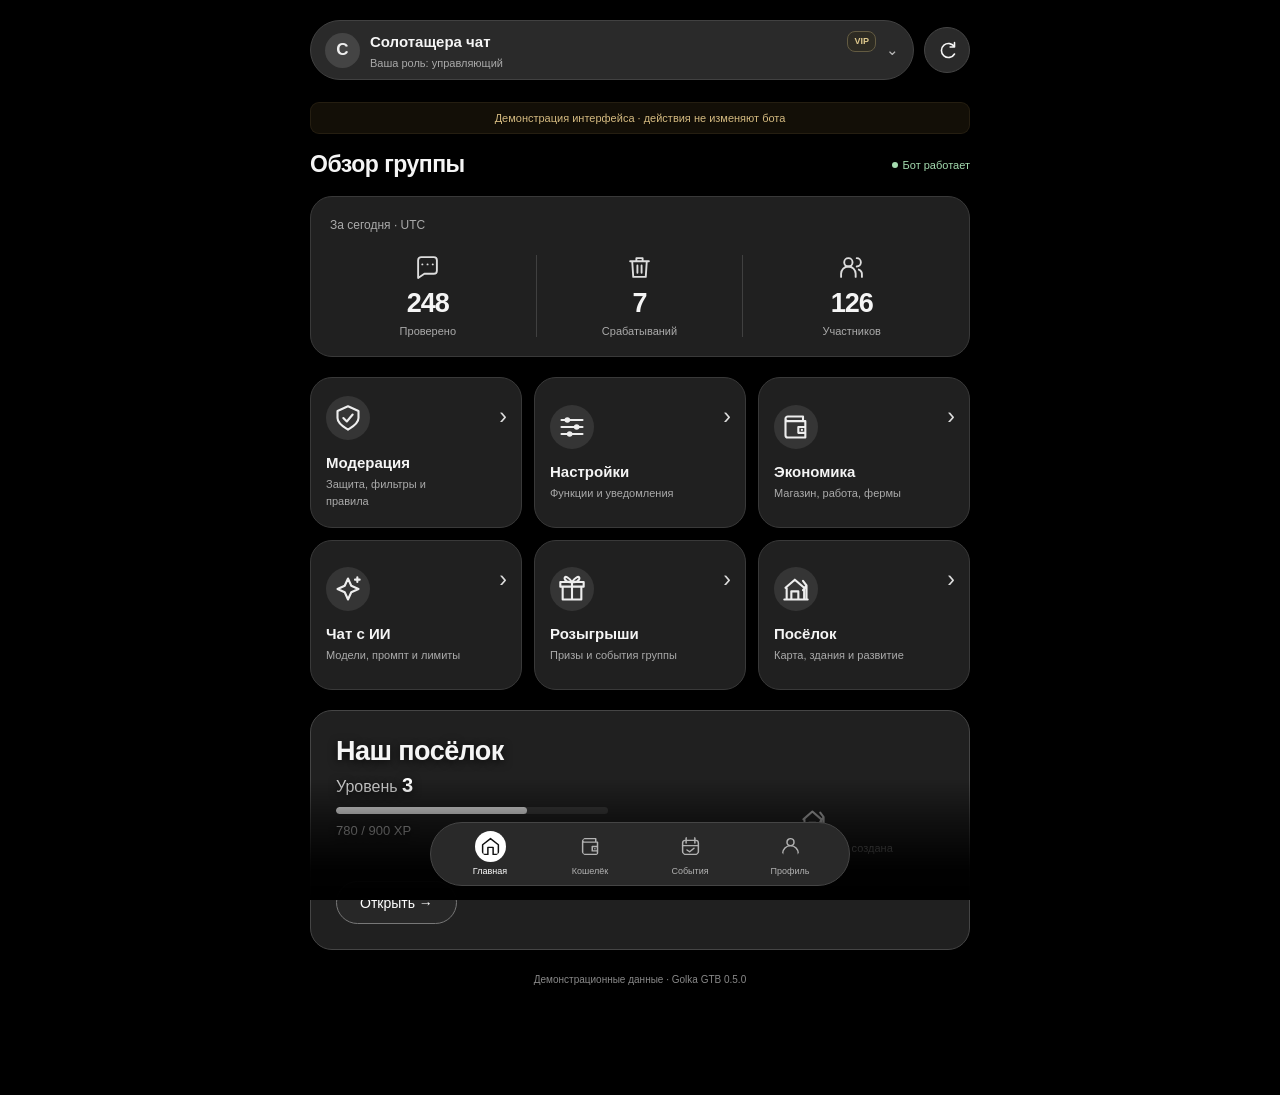
<file: index (7).html>
<!doctype html>
<html lang="ru">
<head>
<meta charset="utf-8"><meta name="viewport" content="width=device-width, initial-scale=1, viewport-fit=cover"><meta name="theme-color" content="#000000"><meta name="color-scheme" content="dark"><meta name="referrer" content="no-referrer"><meta http-equiv="Content-Security-Policy" content="default-src 'self'; script-src 'self' 'unsafe-inline' https://telegram.org; style-src 'self' 'unsafe-inline'; img-src 'self' blob: data:; connect-src https:; base-uri 'none'; form-action 'none'">
<title>Golka GTB · Мини-приложение</title>
<script src="https://telegram.org/js/telegram-web-app.js"></script>
<style>
:root{--bg:#0a111e;--panel:#121f31;--panel2:#17283d;--line:#25364c;--text:#f1f5fc;--muted:#97aac6;--cyan:#35d4f7;--blue:#458aff;--green:#3de59d;--yellow:#f8c955;--red:#ff7f91;--safe:env(safe-area-inset-bottom,0px);font-family:Inter,-apple-system,BlinkMacSystemFont,"Segoe UI",sans-serif;color-scheme:dark}
*{box-sizing:border-box}body{margin:0;background:linear-gradient(180deg,#080f1c 0%,#0e1d2d 48%,#18364a 100%) fixed;color:var(--text);font-size:15px;-webkit-tap-highlight-color:transparent}button,input,select,textarea{font:inherit}button{color:inherit;cursor:pointer}button:disabled{opacity:.42;cursor:default}button:focus-visible,a:focus-visible,input:focus-visible,textarea:focus-visible,select:focus-visible{outline:2px solid var(--cyan);outline-offset:4px}button{touch-action:manipulation}button svg{pointer-events:none}.shell{max-width:720px;margin:auto;padding:0 20px calc(110px + var(--safe));min-height:100dvh}.topbar{display:flex;align-items:center;justify-content:space-between;padding:22px 0 24px}.brand{display:flex;align-items:center;gap:11px}.brand-logo{height:40px;width:40px;border-radius:14px;display:grid;place-items:center;font-size:26px;font-weight:850;background:linear-gradient(180deg,#25def8,#2379f8 60%,#925aff);box-shadow:0 6px 26px #249cff33;transform:rotate(-7deg)}.brand h1{font-size:18px;letter-spacing:-.6px;margin:0 0 4px}.eyebrow{font-size:11px;letter-spacing:1.8px;text-transform:uppercase;color:var(--muted)}.icon-btn{border:1px solid var(--line);background:#152235;border-radius:14px;height:40px;width:40px;display:grid;place-items:center}.icon{width:23px;height:23px;display:inline-block;vertical-align:middle;fill:none;stroke:currentColor;stroke-width:1.8;stroke-linecap:round;stroke-linejoin:round}.group-picker{width:100%;padding:15px;border:1px solid var(--line);background:linear-gradient(180deg,#132033,#1b2d43);border-radius:19px;display:flex;align-items:center;text-align:left;gap:13px;box-shadow:0 10px 26px #0002}.group-avatar{height:47px;width:47px;flex-shrink:0;border-radius:16px;background:linear-gradient(180deg,#4279e8,#2ed7f1);display:grid;place-items:center;color:white;font-weight:750;font-size:23px}.group-title{font-weight:700;font-size:16px;display:block;max-width:440px;overflow:hidden;text-overflow:ellipsis;white-space:nowrap}.group-sub{font-size:12px;color:var(--muted);display:block;margin-top:5px}.chevron{margin-left:auto;color:#8ea9cd}.statusbar{display:flex;justify-content:space-between;align-items:center;gap:8px;margin:15px 0 26px;padding:12px 14px;background:#111f2d;border:1px solid #1c3341;border-radius:15px;color:var(--green);font-size:13px}.statusdot{display:inline-block;width:8px;height:8px;background:currentColor;border-radius:50%;box-shadow:0 0 10px #3de59d66;margin-right:7px}.tier{padding:5px 10px;color:var(--yellow);border:1px solid #8d691b;background:linear-gradient(180deg,#674e1344,#553c1177);border-radius:9px;font-weight:750;font-size:11px;white-space:nowrap}.tier.free{color:var(--muted);border-color:var(--line);background:#233049}.heading{display:flex;justify-content:space-between;align-items:center;margin-bottom:18px;gap:8px}h2{font-size:25px;margin:0;letter-spacing:-.8px}h3{font-size:16px;margin:0 0 6px;letter-spacing:-.2px}.role{font-size:11px;color:var(--muted)}.role b{color:var(--cyan);font-weight:500}.card{border:1px solid var(--line);border-radius:20px;background:linear-gradient(180deg,#111c2c,#192a3e);box-shadow:inset 0 1px 0 #ffffff06,0 8px 22px #0001;padding:19px;margin-bottom:16px}.caption{color:var(--muted);font-size:12px;line-height:1.65}.stats{display:grid;grid-template-columns:repeat(3,1fr);margin-top:19px}.stat{padding:0 10px;border-right:1px solid var(--line);text-align:center}.stat:first-child{padding-left:0}.stat:last-child{border:0;padding-right:0}.stat .icon{width:25px;height:25px;color:var(--cyan);margin-bottom:9px}.stat:nth-child(2) .icon{color:var(--red)}.stat:nth-child(3) .icon{color:#a396ff}.stat-number{font-size:27px;line-height:1.1;font-weight:750;letter-spacing:-1px}.stat-label{font-size:11px;color:var(--muted);margin-top:7px}.feature-grid{display:grid;grid-template-columns:1fr 1fr;gap:12px;margin:20px 0}.feature-card{background:linear-gradient(180deg,#111d2b,#1b2c43);border:1px solid #2b3e57;border-radius:19px;min-height:130px;padding:18px 15px;text-align:left;position:relative;transition:transform .15s,border-color .15s}.feature-card:hover{transform:translateY(-2px);border-color:#4488a2}.feature-card .feature-icon{display:flex;width:44px;height:44px;border-radius:13px;align-items:center;justify-content:center;margin-bottom:14px;background:linear-gradient(180deg,#1268b44d,#28486e);color:#70dcff;box-shadow:inset 0 1px 1px #ffffff22,0 6px 15px #0003}.feature-card:nth-child(2) .feature-icon{color:#bc9aff;background:linear-gradient(180deg,#37276255,#554477)}.feature-card:nth-child(3) .feature-icon{color:#ffcf66;background:linear-gradient(180deg,#6e461355,#705a2c)}.feature-card:nth-child(4) .feature-icon{color:#c5a0ff;background:linear-gradient(180deg,#461b8a55,#6c45ad)}.feature-card:nth-child(5) .feature-icon{color:#ffa1ac;background:linear-gradient(180deg,#77214955,#823c5c)}.feature-card:nth-child(6) .feature-icon{color:#86e4b8;background:linear-gradient(180deg,#12423155,#346454)}.feature-card .icon{width:28px;height:28px}.feature-card strong{font-size:15px;display:block;margin-bottom:5px}.feature-card small{color:var(--muted);font-size:11px;line-height:1.5;display:block;max-width:145px}.feature-arrow{position:absolute;top:25px;right:14px;color:#748da9;font-size:23px}.village-hero{position:relative;overflow:hidden;min-height:214px;padding:23px;background:linear-gradient(180deg,#11273b,#102429 80%);border:1px solid #2f4d61;border-radius:22px;margin-top:20px}.village-hero .village-art{position:absolute;right:-22px;bottom:-25px;width:60%;height:245px;opacity:.95;pointer-events:none;filter:drop-shadow(0 7px 12px #0008)}.village-info{position:relative;width:56%;z-index:1}.village-info h2{font-size:23px}.village-info p{color:var(--muted);font-size:13px;margin:11px 0}.village-info b{color:var(--cyan)}.progress{height:7px;background:#22364e;border-radius:20px;overflow:hidden;margin:12px 0 7px}.progress>i{display:block;height:100%;background:linear-gradient(180deg,#6aecf5,#26b7e8);border-radius:20px}.village-info .caption{font-size:11px}.btn{border:1px solid #336482;background:#162c40;color:var(--cyan);padding:12px 16px;min-height:44px;border-radius:13px;display:inline-flex;justify-content:center;align-items:center;gap:9px;font-weight:650;font-size:13px;text-decoration:none}.btn.primary{background:linear-gradient(180deg,#4584ee,#27c4eb);border-color:#4ec7f0;color:#071724;box-shadow:0 5px 20px #179adb22}.btn.secondary{background:#1a2a40;color:#b9cae1;border-color:var(--line)}.btn.danger{color:var(--red);background:#61324433;border-color:#794358}.btn.wide{width:100%}.village-info .btn{margin-top:14px;padding:10px 16px}.bottom-nav{position:fixed;bottom:0;left:50%;transform:translateX(-50%);width:min(100%,720px);z-index:10;display:grid;grid-template-columns:repeat(4,1fr);padding:12px 13px calc(12px + var(--safe));background:linear-gradient(#122033ee,#0d1728fa);backdrop-filter:blur(20px);border-top:1px solid #2a3c54;box-shadow:0 -12px 40px #070d1644;border-radius:25px 25px 0 0}.nav-item{border:0;background:transparent;color:#8fabc9;display:flex;align-items:center;flex-direction:column;gap:6px;padding:5px;border-radius:10px;position:relative;font-size:10px}.nav-item .icon{width:23px;height:23px}.nav-item.active{color:var(--cyan)}.nav-item.active:after{content:'';height:3px;width:27px;border-radius:5px;background:var(--cyan);position:absolute;bottom:-8px;box-shadow:0 0 12px #22d2f666}.section-label{text-transform:uppercase;color:var(--muted);font-size:10px;letter-spacing:1.5px;margin:25px 0 12px}.row{display:flex;align-items:center;gap:13px;padding:15px 0;border-bottom:1px solid #283a4c88;text-align:left;width:100%;background:none;color:inherit;border-left:0;border-right:0;border-top:0}.row:last-child{border-bottom:0;padding-bottom:2px}.row:first-child{padding-top:2px}.row-body{flex:1;min-width:0}.row strong{display:block;font-size:14px;font-weight:600}.row small{display:block;color:var(--muted);font-size:12px;line-height:1.5;margin-top:5px}.switch{flex-shrink:0;width:43px;height:25px;border:1px solid #46576e;background:#304056;border-radius:20px;position:relative;padding:0}.switch:after{content:'';position:absolute;top:3px;left:3px;border-radius:50%;width:17px;height:17px;background:#acbcd0;transition:transform .18s,background .18s}.switch[aria-checked=true]{background:#25bcd22a;border-color:#25aabd}.switch[aria-checked=true]:after{background:var(--cyan);transform:translateX(18px);box-shadow:0 0 10px #2cd7ee44}.switch[aria-busy=true]{opacity:.5}.chips{display:flex;gap:7px;flex-wrap:wrap;margin:12px 0}.chip{font-size:11px;background:#22344b;border:1px solid #334c69;color:#b7cce4;padding:6px 10px;border-radius:9px}.chip.on{color:var(--cyan);border-color:#35738c;background:#16414e55}.wallet-hero{padding:24px;background:linear-gradient(180deg,#152033,#203d56);border-color:#2b5065}.wallet-total{font-size:39px;font-weight:750;letter-spacing:-1.5px;margin:13px 0}.wallet-total span{font-size:22px;color:var(--muted);font-weight:400}.wallet-secondary{display:flex;align-items:center;gap:9px;color:#ffda6b;font-size:17px}.wallet-actions{display:flex;gap:10px;margin-top:22px}.wallet-actions .btn{flex:1}.two-col{display:grid;grid-template-columns:1fr 1fr;gap:12px}.mini-card{padding:18px;border:1px solid var(--line);border-radius:17px;background:#152236}.mini-card .icon{color:var(--cyan);margin-bottom:13px}.big{font-size:25px;font-weight:750;margin:8px 0}.empty{text-align:center;padding:28px 15px;color:var(--muted);font-size:13px;line-height:1.7}.empty .icon{width:40px;height:40px;display:block;margin:0 auto 13px;color:#53799c}.note{font-size:12px;line-height:1.7;padding:14px 16px;border-radius:14px;border:1px solid #2c4a64;color:#a8c8e2;background:#152b3d;margin:15px 0}.note.warning{color:#e1c58b;border-color:#5f5032;background:#44382044}.page-title{display:flex;align-items:center;gap:10px;margin:2px 0 20px}.page-title .icon{color:var(--cyan)}.page-title h2{font-size:24px}.muted{color:var(--muted)}.profile-head{display:flex;gap:16px;align-items:center;margin:25px 0}.profile-avatar{width:65px;height:65px;border-radius:21px;background:linear-gradient(180deg,#7362c0,#2a8caf);display:grid;place-items:center;font-size:29px;font-weight:700}.field-label{display:block;margin:15px 0 8px;color:var(--muted);font-size:12px}input,textarea,select{width:100%;padding:13px;border:1px solid #364a64;border-radius:12px;background:#0e1c2d;color:var(--text);min-height:46px}textarea{resize:vertical;min-height:180px;line-height:1.65}select{appearance:auto}dialog{border:1px solid #35516f;border-radius:24px;background:#122135;color:var(--text);padding:24px;width:min(94%,500px);max-height:85dvh;box-shadow:0 25px 90px #000a}dialog::backdrop{background:#030811c4;backdrop-filter:blur(6px)}dialog .dialog-head{display:flex;align-items:center;justify-content:space-between;gap:10px;margin-bottom:20px}dialog h2{font-size:21px}.dialog-actions{display:flex;gap:10px;margin-top:20px}.dialog-actions .btn{flex:1}.toast{position:fixed;bottom:calc(95px + var(--safe));left:50%;transform:translate(-50%,20px);opacity:0;pointer-events:none;background:#203851;border:1px solid #42627f;color:#f4f8ff;box-shadow:0 10px 40px #0008;padding:13px 20px;border-radius:14px;max-width:90%;font-size:13px;z-index:100;transition:.2s;text-align:center}.toast.show{opacity:1;transform:translate(-50%,0)}.demo-banner{font-size:11px;text-align:center;padding:9px;border-radius:9px;background:#604d2433;color:#d4ba80;margin:0 0 17px;border:1px solid #6e5d3733}.error-box{padding:25px;text-align:center;line-height:1.8}.error-box h2{font-size:22px;margin-bottom:13px}.error-box p{color:var(--muted);font-size:13px}.loading{min-height:220px;display:grid;place-items:center;color:var(--muted)}.loader{width:26px;height:26px;border:2px solid #28465a;border-top-color:var(--cyan);border-radius:50%;animation:spin .8s linear infinite;margin:0 auto 15px}@keyframes spin{to{transform:rotate(360deg)}}.view{animation:appear .22s ease}@keyframes appear{from{opacity:0;transform:translateY(5px)}to{opacity:1;transform:translateY(0)}}.map-image{width:100%;border-radius:15px;display:block;margin:16px 0;border:1px solid var(--line)}.text-content{white-space:pre-wrap;font-size:13px;line-height:1.8;color:#c5d2e6;overflow-wrap:anywhere}.tiny{font-size:11px}.event-mark{width:34px;height:34px;border-radius:11px;background:#24455b55;display:grid;place-items:center;color:var(--cyan);flex-shrink:0}.event-mark .icon{width:17px;height:17px}.connected-label{font-size:10px;color:#637c99;text-align:center;margin-top:24px}.filter{margin-bottom:8px}.version-block{border-bottom:1px solid var(--line);padding:16px 0}.version-block h3{color:var(--cyan)}.version-block p{line-height:1.75;font-size:12px;white-space:pre-line;color:var(--muted)}@media(min-width:600px){.shell{padding-left:30px;padding-right:30px}.feature-grid{grid-template-columns:repeat(3,1fr)}.feature-card{min-height:150px}.village-hero{min-height:230px}.village-info{width:52%}.village-hero .village-art{width:50%;right:10px;height:280px}.topbar{padding-top:30px}}@media(max-width:350px){.shell{padding-left:12px;padding-right:12px}.feature-card{padding:14px 11px}.group-title{max-width:210px}h2{font-size:22px}.role{max-width:110px;text-align:right}.stat-number{font-size:23px}}@media(prefers-reduced-motion:reduce){*,*:before,*:after{animation:none!important;transition:none!important;scroll-behavior:auto!important}}

[hidden]{display:none!important}.topbar{gap:15px;padding:22px 0 18px}.topbar .group-picker{flex:1;min-width:0;width:auto;background:none;border:0;box-shadow:none;padding:0}.group-text{flex:1;min-width:0}.topbar .group-title{font-size:18px;max-width:100%;letter-spacing:-.4px}.topbar .icon-btn{flex-shrink:0}.group-avatar,.profile-avatar{overflow:hidden;position:relative}.avatar-photo{width:100%;height:100%;object-fit:cover;display:block}.village-hero.map-hero{padding:0;background:#132335;min-height:0}.village-cover{height:210px;display:grid;place-items:center;background:#0e1a27;overflow:hidden}.village-cover img{width:100%;height:100%;max-height:210px;object-fit:contain;display:block}.village-summary{padding:19px}.village-summary .heading{margin-bottom:8px}.village-summary h2{font-size:21px}.village-summary .progress{max-width:70%;margin-top:15px}.map-placeholder{display:grid;place-items:center;text-align:center;gap:10px;min-height:150px;padding:20px;color:var(--muted);font-size:12px}.map-placeholder .icon{width:35px;height:35px;color:#6587a5}.village-level{font-size:12px;color:var(--cyan)}

.village-hero.map-hero{position:relative;min-height:190px;background:linear-gradient(180deg,#0b1828,#18344a);isolation:isolate}.map-hero .village-cover{position:absolute;inset:0 0 0 auto;height:100%;width:78%;background:transparent;overflow:hidden;pointer-events:none;-webkit-mask-image:linear-gradient(90deg,transparent 0%,#0003 15%,#000b 38%,#000 60%);mask-image:linear-gradient(90deg,transparent 0%,#0003 15%,#000b 38%,#000 60%)}.map-hero .village-cover img{position:absolute;inset:0;width:100%;height:100%;max-height:none;object-fit:cover;object-position:60% center}.map-hero .village-cover:after{display:none}.map-hero .village-summary{position:relative;z-index:1;padding:19px 20px;width:58%;min-height:190px;display:flex;flex-direction:column;align-items:flex-start;text-shadow:0 2px 9px #05111aaa}.map-hero .village-summary h2{font-size:21px;margin:0 0 7px;letter-spacing:-.55px;white-space:nowrap}.map-hero .village-level{color:#bed8ee;font-size:13px;margin-bottom:0}.map-hero .village-level b{color:var(--cyan);font-size:16px}.map-hero .village-summary .progress{width:100%;max-width:100%;height:7px;margin:10px 0 6px}.map-hero .village-summary .caption{font-size:11px;color:#b4d4ed;white-space:nowrap}.map-hero .village-summary>div:last-child{margin-top:auto!important;padding-top:13px}.map-hero .btn{min-height:36px;border-radius:22px;padding:8px 17px;background:#0a2941bb;border-color:#24c5ee;font-size:12px;box-shadow:0 0 18px #19b8df13}.map-hero .map-placeholder{position:absolute;right:0;top:0;width:62%;height:100%;font-size:11px;color:#90acc6;gap:8px;align-content:center;padding:12px;z-index:1}.map-hero .map-placeholder .icon{width:27px;height:27px}@media(min-width:600px){.village-hero.map-hero,.map-hero .village-summary{min-height:238px}.map-hero .village-summary{width:49%;padding:25px}.map-hero .village-cover{width:76%}.map-hero .village-summary h2{font-size:27px}.map-hero .village-level{font-size:16px}.map-hero .village-level b{font-size:20px}.map-hero .village-summary .caption{font-size:13px}.map-hero .btn{font-size:14px;min-height:43px;padding:10px 23px}}

/* Wallet cards: the inactive card recedes; no glow or decorative effects. */
.wallet-carousel{position:relative;height:205px;margin:4px -20px 0;perspective:900px;overflow:hidden;touch-action:pan-y}
.currency-card{position:absolute;left:20px;top:0;width:calc(100% - 65px);height:192px;border:1px solid #43b4df;border-radius:20px;padding:21px 23px;background:linear-gradient(180deg,#087fbd,#07568b);color:#fff;transform-origin:left center;transition:transform .32s ease,opacity .32s ease;display:flex;flex-direction:column;justify-content:space-between;backface-visibility:hidden;cursor:pointer;text-align:left}
.currency-card.energy{background:linear-gradient(180deg,#8550bd,#56317e);border-color:#a67bcb}
.currency-card.selected{z-index:2;transform:translateX(0) rotateY(0deg)}
.currency-card.after{z-index:1;transform:translateX(calc(100% + 10px)) rotateY(48deg);opacity:.95}
.currency-card.before{z-index:1;transform-origin:right center;transform:translateX(calc(-100% - 10px)) rotateY(-48deg);opacity:.95}
.currency-card-header{display:flex;justify-content:space-between;font-size:17px;font-weight:650;gap:8px}.currency-card-header span:last-child{font-size:20px}
.currency-card-label{font-size:13px;color:#d0e6f3;margin-bottom:9px}.currency-card-balance{font-size:34px;line-height:1.15;letter-spacing:-.8px;font-weight:650;font-variant-numeric:tabular-nums;overflow-wrap:anywhere}.currency-card-footer{font-size:11px;color:#c3daea;overflow:hidden;text-overflow:ellipsis;white-space:nowrap}
.wallet-dots{display:flex;justify-content:center;gap:8px;margin:5px 0 17px}.wallet-dots button{width:8px;height:8px;padding:0;border:0;border-radius:50%;background:#385671}.wallet-dots button[aria-pressed=true]{background:var(--cyan)}
.wallet-quick{display:grid;grid-template-columns:repeat(3,1fr);gap:9px;margin:0 0 25px}.wallet-quick .btn{padding:12px 5px;font-size:12px;font-weight:500;background:transparent;border-color:#41677f;gap:7px;color:#e4edf6}.wallet-quick .icon{width:19px;height:19px}
.wallet-history{margin:0 0 24px}.wallet-history .heading{margin-bottom:6px}.wallet-history h3{font-size:19px;margin:0}.history-all{background:none;border:0;color:var(--cyan);padding:9px 0;font-size:12px}.history-row{display:flex;align-items:center;gap:12px;padding:17px 0;border-bottom:1px solid #294253}.history-row:last-child{border-bottom:0}.history-avatar{border-radius:50%;width:37px;height:37px;background:#2b455a;display:grid;place-items:center;flex-shrink:0;color:#deebf5}.history-row strong{font-size:13px;font-weight:500;display:block}.history-row small{display:block;color:var(--muted);font-size:11px;margin-top:5px}.history-amount{margin-left:auto;white-space:nowrap;font-size:14px;font-variant-numeric:tabular-nums}.history-amount.positive{color:#84e4ba}
.panel-body{white-space:pre-wrap;overflow-wrap:anywhere;line-height:1.65;font-size:14px}.panel-buttons{display:grid;gap:8px;margin-top:20px}.panel-button-row{display:flex;gap:8px;flex-wrap:wrap}.panel-button-row .btn{flex:1;min-width:95px;font-weight:500}.panel-form{margin-top:18px}.panel-form textarea{min-height:90px}.panel-form input{width:100%}.panel-map{max-width:100%;border-radius:16px;margin-top:14px}
@media(min-width:600px){.wallet-carousel{height:248px}.currency-card{height:235px;padding:25px 30px}.currency-card-balance{font-size:42px}.currency-card-header{font-size:20px}.currency-card-label{font-size:15px}.currency-card-footer{font-size:13px}}
@media(prefers-reduced-motion:reduce){.currency-card{transition:none}}


/* Chat-inspired dark theme: neutral controls, colored currency cards. */
:root{--bg:#000;--panel:#242424;--panel2:#2d2d2d;--line:#404040;--text:#f5f5f5;--muted:#aaa;--cyan:#f5f5f5;--blue:#eee;--green:#a4dbaf;--yellow:#dfc98d;--red:#f39a9f;font-family:-apple-system,BlinkMacSystemFont,"Segoe UI",Roboto,Arial,sans-serif}
body{background:#000;color:var(--text)}
.topbar{gap:10px;padding-top:20px;padding-bottom:22px}
.topbar .group-picker{background:#2a2a2a;border:1px solid #414141;border-radius:32px;padding:10px 14px;gap:10px;min-height:58px}
.topbar .group-title{font-size:15px;letter-spacing:0}.group-sub{font-size:11px;color:#aaa}.chevron{color:#bbb}
.group-avatar{height:35px;width:35px;border-radius:50%;background:#444;color:#eee;font-size:17px}
.icon-btn{border:1px solid #454545;background:#2a2a2a;border-radius:50%;width:46px;height:46px}.icon-btn .icon{width:21px;height:21px}
h2{letter-spacing:-.5px}.page-title{margin-bottom:18px}.page-title .icon{display:none}.page-title h2{font-size:25px}
.card,.mini-card,.feature-card{background:#202020;border-color:#393939;box-shadow:none;border-radius:22px}
.feature-card:hover{border-color:#666;transform:none}.feature-card .feature-icon,.feature-card:nth-child(n) .feature-icon{color:#eee;background:#353535;box-shadow:none;border-radius:50%}
.feature-arrow,.role b,.version-block h3,.stat .icon,.stat:nth-child(n) .icon,.mini-card .icon{color:#ddd}
.statusbar{background:#202020;border-color:#383838;border-radius:24px}.statusdot{box-shadow:none}.tier{background:#2d2b23;border-color:#635b42}.tier.free{background:#303030;border-color:#484848}
.btn,.btn.secondary{background:#2d2d2d;border-color:#484848;color:#f5f5f5;border-radius:25px;box-shadow:none;font-weight:500}
.btn:hover{background:#383838}.btn.primary{background:#f3f3f3;border-color:#f3f3f3;color:#111;box-shadow:none}.btn.primary:hover{background:#ddd}.btn.danger{background:#392427;border-color:#694347;color:#ffb1b5}
.row{border-bottom-color:#333}.event-mark{background:#303030;color:#ddd;border-radius:50%}
.progress{background:#3a3a3a}.progress>i{background:#e5e5e5}
.switch{background:#414141;border-color:#5b5b5b}.switch:after{background:#b5b5b5}.switch[aria-checked=true]{background:#eee;border-color:#eee}.switch[aria-checked=true]:after{background:#171717;box-shadow:none}
.chip,.chip.on{background:#303030;border-color:#4c4c4c;color:#eee;border-radius:14px}
.note{background:#222;border-color:#424242;color:#ccc}.note.warning{background:#2b271d;border-color:#5b5138;color:#ddca9d}
input,textarea,select{background:#181818;border-color:#505050;border-radius:17px;color:#f5f5f5}
dialog{background:#222;border-color:#494949;border-radius:28px;box-shadow:0 20px 70px #0009}dialog::backdrop{background:#000b;backdrop-filter:blur(3px)}
.toast{background:#333;border-color:#555;color:#fff;border-radius:24px;box-shadow:none}.text-content{color:#ddd}.empty .icon,.map-placeholder .icon{color:#aaa}.loader{border-color:#444;border-top-color:#eee}.connected-label{color:#888}.profile-avatar{background:#3b3b3b;border-radius:50%}
.bottom-nav{bottom:calc(12px + var(--safe));width:min(calc(100% - 24px),696px);padding:9px 12px 10px;border:1px solid #454545;border-radius:34px;background:#2b2b2b;backdrop-filter:none;box-shadow:none}
.nav-item{color:#b2b2b2;font-size:10px;gap:5px;padding:2px 4px}.nav-item .icon{width:34px;height:34px;padding:6px;box-sizing:content-box;border-radius:50%;stroke-width:1.7}.nav-item.active{color:#fff}.nav-item.active .icon{background:#fff;color:#111}.nav-item.active:after{display:none}
.wallet-dots button{background:#555}.wallet-dots button[aria-pressed=true]{background:#f5f5f5}
.wallet-quick{gap:8px;margin-bottom:25px}.wallet-quick .btn{background:#2c2c2c;border:1px solid #484848;border-radius:28px;color:#f5f5f5;min-height:47px;padding:11px 4px;font-size:12px}.wallet-quick .btn:hover{background:#383838}
.history-all{color:#bbb}.history-row{border-bottom-color:#343434}.history-avatar{background:#2b2b2b;color:#e9e9e9;border:1px solid #3a3a3a}.history-amount.positive{color:#a4dbaf}.history-row strong{font-weight:600}
.village-hero.map-hero{background:#202020;border-color:#454545}.map-hero .village-summary{text-shadow:0 2px 9px #000b}.map-hero .village-level,.map-hero .village-summary .caption{color:#ccc}.map-hero .village-level b{color:#fff}.map-hero .btn{background:#292929e6;border-color:#777;color:#fff;box-shadow:none}.map-hero .map-placeholder{color:#aaa}
@media(max-width:350px){.wallet-quick{gap:5px}.wallet-quick .btn{font-size:11px;gap:4px}.wallet-quick .icon{width:16px;height:16px}.nav-item{font-size:9px}.topbar .group-title{font-size:13px}}


/* Compact capsule navigation. */
.bottom-nav{width:min(calc(100% - 40px),420px);bottom:calc(14px + var(--safe));border-radius:999px;padding:7px 10px;background:#292929;align-items:center;gap:2px}
.nav-item{padding:1px 3px;gap:3px;font-size:9px;line-height:12px;min-width:0;border-radius:999px}
.nav-item .icon{width:21px;height:21px;padding:5px;box-sizing:content-box;border-radius:50%}
.nav-item.active .icon{background:#fff;color:#111}
@media(max-width:350px){.bottom-nav{width:calc(100% - 24px);padding:6px 8px}.nav-item{font-size:8px}.nav-item .icon{width:19px;height:19px;padding:5px}}


/* Fade scrolling content beneath the floating navigation. */
body::after{content:"";position:fixed;left:0;right:0;bottom:0;height:calc(120px + var(--safe));background:linear-gradient(to bottom,transparent 0%,rgba(0,0,0,.5) 35%,rgba(0,0,0,.94) 73%,#000 100%);pointer-events:none;z-index:9}

.version-block ul{padding-left:19px;margin:12px 0 0;color:var(--muted);font-size:13px;line-height:1.65}.version-block li{margin:0 0 10px;padding-left:3px}

.group-name-line{display:flex;align-items:center;gap:7px;min-width:0}.group-name-line .group-title{flex:1;min-width:0}.group-name-line .tier{flex-shrink:0;padding:3px 6px;font-size:9px;border-radius:8px;line-height:13px}.overview-heading{gap:10px;margin-top:7px}.overview-heading h2{font-size:23px;white-space:nowrap}.overview-status{display:inline-flex;align-items:center;justify-content:flex-end;flex-shrink:0;color:var(--green);font-size:11px;white-space:nowrap}.overview-status .statusdot{width:6px;height:6px;margin-right:5px}.overview-status.paused{color:var(--yellow)}
@media(max-width:350px){.overview-heading h2{font-size:20px}.overview-status{font-size:10px}.group-name-line{gap:4px}.group-name-line .tier{font-size:8px;padding:2px 4px}}

</style>
</head>
<body>
<svg aria-hidden="true" style="position:absolute;width:0;height:0;overflow:hidden"><defs>
<symbol id="i-home" viewBox="0 0 24 24"><path d="m3 10 9-7 9 7v10a1 1 0 0 1-1 1h-5v-8H9v8H4a1 1 0 0 1-1-1Z"/></symbol>
<symbol id="i-shield" viewBox="0 0 24 24"><path d="m12 2 9 4v6c0 5-6 8-9 10-3-2-9-5-9-10V6Z"/><path d="m8 12 3 3 5-6"/></symbol>
<symbol id="i-settings" viewBox="0 0 24 24"><path d="M3 6h18M3 12h18M3 18h18"/><circle cx="8" cy="6" r="2.4" fill="currentColor" stroke="none"/><circle cx="16" cy="12" r="2.4" fill="currentColor" stroke="none"/><circle cx="10" cy="18" r="2.4" fill="currentColor" stroke="none"/></symbol>
<symbol id="i-wallet" viewBox="0 0 24 24"><path d="M20 7H5a2 2 0 0 1 0-4h13v4M3 5v14a2 2 0 0 0 2 2h15V7M20 12h-6v5h6"/><path d="M17 14.5h.1"/></symbol>
<symbol id="i-ai" viewBox="0 0 24 24"><path d="m12 3 2.8 6.2L21 12l-6.2 2.8L12 21l-2.8-6.2L3 12l6.2-2.8ZM20 2v4m-2-2h4"/></symbol>
<symbol id="i-gift" viewBox="0 0 24 24"><path d="M4 10h16v11H4zM2 6h20v4H2zM12 6v15"/><path d="M12 6C5 7 4 0 8 2c2 1 4 4 4 4Zm0 0c7 1 8-6 4-4-2 1-4 4-4 4Z"/></symbol>
<symbol id="i-village" viewBox="0 0 24 24"><path d="m3 11 8-7 8 7v10H4V11m4 10v-7h6v7M18 5l3 4-3 4m3-4v12M2 21h20"/></symbol>
<symbol id="i-users" viewBox="0 0 24 24"><circle cx="9" cy="7" r="4"/><path d="M2 21v-3a7 7 0 0 1 14 0v3M17 3a4 4 0 0 1 0 8m2 3a5 5 0 0 1 3 5v2"/></symbol>
<symbol id="i-trash" viewBox="0 0 24 24"><path d="M3 6h18M9 6V3h6v3M5 6l1 15h12l1-15M10 10v7m4-7v7"/></symbol>
<symbol id="i-chat" viewBox="0 0 24 24"><path d="M21 15a3 3 0 0 1-3 3H9l-6 4V5a3 3 0 0 1 3-3h12a3 3 0 0 1 3 3Z"/><path d="M7 9h.1M12 9h.1M17 9h.1"/></symbol>
<symbol id="i-calendar" viewBox="0 0 24 24"><rect x="3" y="5" width="18" height="16" rx="3"/><path d="M7 2v6m10-6v6M3 11h18m-13 5 3 2 5-4"/></symbol>
<symbol id="i-user" viewBox="0 0 24 24"><circle cx="12" cy="7" r="4"/><path d="M3 22v-2a9 9 0 0 1 18 0v2"/></symbol>
<symbol id="i-arrow" viewBox="0 0 24 24"><path d="M4 12h16m-6-6 6 6-6 6"/></symbol>
<symbol id="i-back" viewBox="0 0 24 24"><path d="M20 12H4m6-6-6 6 6 6"/></symbol>
<symbol id="i-refresh" viewBox="0 0 24 24"><path d="M20 8a8 8 0 1 0 0 8M20 3v5h-5"/></symbol>
<symbol id="i-bolt" viewBox="0 0 24 24"><path d="m13 2-9 12h7l-1 8 10-13h-8Z"/></symbol>
<symbol id="i-book" viewBox="0 0 24 24"><path d="M12 5C9 2 4 2 2 3v16c4-1 7-1 10 2 3-3 6-3 10-2V3c-2-1-7-1-10 2Zm0 0v16"/></symbol>
<symbol id="i-work" viewBox="0 0 24 24"><rect x="2" y="7" width="20" height="14" rx="3"/><path d="M8 7V3h8v4M2 12c6 5 14 5 20 0M10 13h4v4h-4Z"/></symbol>
<symbol id="i-send" viewBox="0 0 24 24"><path d="m22 2-7 20-4-9-9-4Z"/><path d="m22 2-11 11"/></symbol>
<symbol id="i-shop" viewBox="0 0 24 24"><path d="M5 7h14l2 14H3Z"/><path d="M8 8V6a4 4 0 0 1 8 0v2"/></symbol>
<symbol id="i-close" viewBox="0 0 24 24"><path d="m6 6 12 12M6 18 18 6"/></symbol>
</defs></svg>
<div class="shell">
<header class="topbar"><button id="group-picker" class="group-picker" data-action="groups" aria-label="Выбрать группу" hidden><span class="group-avatar" id="group-avatar">G</span><span class="group-text"><span class="group-name-line"><span class="group-title" id="group-title">Выберите группу</span><span class="tier" id="group-tier" hidden></span></span><span class="group-sub" id="group-sub">Управление группой</span></span><span class="chevron">⌄</span></button><button class="icon-btn" aria-label="Обновить данные" data-action="refresh"><svg class="icon"><use href="#i-refresh"/></svg></button></header>
<div id="demo-banner" class="demo-banner" hidden>Демонстрация интерфейса · действия не изменяют бота</div>
<main id="main" aria-live="polite"><div class="loading"><div><div class="loader"></div>Открываем вашу панель…</div></div></main>
</div>
<nav class="bottom-nav" aria-label="Основная навигация"><button class="nav-item active" data-view="home"><svg class="icon"><use href="#i-home"/></svg>Главная</button><button class="nav-item" data-view="wallet"><svg class="icon"><use href="#i-wallet"/></svg>Кошелёк</button><button class="nav-item" data-view="events"><svg class="icon"><use href="#i-calendar"/></svg>События</button><button class="nav-item" data-view="profile"><svg class="icon"><use href="#i-user"/></svg>Профиль</button></nav>
<dialog id="dialog"><div class="dialog-head"><h2 id="dialog-title"></h2><button class="icon-btn" data-action="close-dialog" aria-label="Закрыть"><svg class="icon"><use href="#i-close"/></svg></button></div><div id="dialog-body"></div></dialog><div id="toast" class="toast" role="status"></div>
<script>
'use strict';
// Публичный адрес API бота. Здесь никогда не должно быть токенов или API-ключей.
const API_BASE = 'https://golka-gtb-api.j.onjrnm.co.uk';
const FALLBACK_BOT = 'GolMod_bot';
const tg=window.Telegram?.WebApp;
const auth=tg?.initData||'';
const state={demo:!auth,user:null,groups:[],group:null,data:null,view:'home',history:[],bot:FALLBACK_BOT,loading:false,mapURL:null,currency:'coins',walletHistory:{},panel:null};
const main=document.getElementById('main');
const esc=v=>String(v??'').replace(/[&<>"']/g,c=>({'&':'&amp;','<':'&lt;','>':'&gt;','"':'&quot;',"'":'&#39;'}[c]));
const icon=n=>`<svg class="icon" aria-hidden="true"><use href="#i-${esc(n)}"/></svg>`;
const money=n=>new Intl.NumberFormat('ru-RU',{maximumFractionDigits:3}).format(Number(n)||0);
const duration=s=>{s=Math.max(0,Math.ceil(s));return s?[(s>=3600?Math.floor(s/3600)+'ч':''),(s>=60?Math.floor(s%3600/60)+'м':''),(s%60+'с')].filter(Boolean).join(' '):'Доступно сейчас'};
const fmtDate=v=>new Date(v*1000).toLocaleString('ru-RU',{day:'numeric',month:'short',hour:'2-digit',minute:'2-digit'});
const role=r=>({owner:'владелец бота',manager:'управляющий',member:'участник'}[r]||'участник');
const tier=g=>g.paid?({vip:'VIP',vipplus:'VIP+',standard:'Полный доступ'}[g.tier]||'Полный доступ'):'Бесплатный';
const vip=()=>!!state.data?.group.paid&&['vip','vipplus'].includes(state.data.group.tier);
const manager=()=>state.data?.group.role!=='member';
const heading=(title,i)=>`<div class="page-title">${icon(i)}<h2>${esc(title)}</h2></div>`;
const empty=(text,i='chat')=>`<div class="empty">${icon(i)}${esc(text)}</div>`;
const btn=(label,action,arg='',kind='')=>`<button class="btn ${kind}" data-action="${esc(action)}" data-arg="${esc(arg)}">${esc(label)}</button>`;
const LABELS={moderation_enabled:['Вся модерация','ИИ и встроенные проверки сообщений'],ai_moderation_enabled:['ИИ-модерация','Проверка по вашим правилам и категориям'],spam_enabled:['Антиспам','Одинаковые сообщения и обходы символами'],flood_enabled:['Антифлуд','Слишком частые сообщения участников'],delete_notifications:['Уведомления об удалении','Сообщать в группе о сработавшей проверке'],ai_chat_search:['Поиск в интернете','Использовать веб-поиск в ответах ИИ']};
const FEATURE_LABELS={'section.games':'Все игры','section.rp':'Ролевые команды',work:'Работа',study:'Обучение',deposit:'Депозит',slots:'Слоты DpC',dice:'Кубики',basketball:'Баскетбол',bowling:'Кегли',giveaway:'Розыгрыши',village:'Посёлок',ai:'Команда чата с ИИ',shop:'Магазин',market:'Маркет ферм',farms:'Автофермы',investments:'Инвестиции'};
let toastTimer;
function toast(text){const el=document.getElementById('toast');el.textContent=text;el.classList.add('show');clearTimeout(toastTimer);toastTimer=setTimeout(()=>el.classList.remove('show'),3400)}
function sheet(title,html){document.getElementById('dialog-title').textContent=title;document.getElementById('dialog-body').innerHTML=html;const d=document.getElementById('dialog');if(!d.open)d.showModal();tg?.BackButton?.show()}
function closeDialog(){state.panel=null;document.getElementById('dialog').close();if(state.history.length)tg?.BackButton?.show();else tg?.BackButton?.hide()}
function haptic(){try{tg?.HapticFeedback?.impactOccurred('light')}catch{}}
async function request(path,options={}){
 if(!API_BASE||API_BASE==='__API_BASE__')throw new Error('Сервер ещё не подключён. Обратитесь к владельцу бота.');
 const response=await fetch(API_BASE.replace(/\/$/,'')+'/miniapp/v1'+path,{...options,headers:{'Authorization':'tma '+auth,...(options.body?{'Content-Type':'application/json'}:{}),...options.headers},signal:AbortSignal.timeout(18000),credentials:'omit',cache:'no-store'});
 if(!response.ok){let error;try{error=await response.json()}catch{}throw new Error(error?.retry_after?'Следующая попытка через '+duration(error.retry_after):error?.error||'Сервер недоступен. Попробуйте позже.')}
 return response.json();
}
function status(){const g=state.data.group;return `<span class="overview-status ${g.enabled?'':'paused'}"><span class="statusdot"></span>${g.enabled?'Бот работает':'Бот приостановлен'}</span>`}
function villagePreview(){if(!vip())return '';const v=state.data.village;const percent=v?Math.max(0,Math.min(100,100*(v.xp-v.level_start)/Math.max(1,v.next_xp-v.level_start))):0;return `<section class="village-hero map-hero"><div class="village-cover" data-village-map>${v?.has_map?'<div class="map-placeholder">Загружаем карту…</div>':'<div class="map-placeholder">'+icon('village')+'<span>Карта посёлка ещё не создана</span></div>'}</div><div class="village-summary"><h2>Наш посёлок</h2><div class="village-level">${v?'Уровень <b>'+esc(v.level)+'</b>':'VIP'}</div>${v?`<div class="progress"><i style="width:${percent}%"></i></div><span class="caption">${money(v.xp)} / ${money(v.next_xp)} XP</span>`:'<p class="caption">Создайте свой посёлок вместе с участниками группы.</p>'}<div style="margin-top:14px">${btn(v?'Открыть →':'Создать →','navigate','village')}</div></div></section>`}
function home(){const d=state.data,s=d.stats;const features=[['moderation','shield','Модерация','Защита, фильтры и правила'],['settings','settings','Настройки','Функции и уведомления'],['economy','wallet','Экономика','Магазин, работа, фермы'],['ai','ai','Чат с ИИ','Модели, промпт и лимиты'],['giveaways','gift','Розыгрыши','Призы и события группы'],['village','village','Посёлок','Карта, здания и развитие']].filter(f=>f[0]!=='village'||vip());return `<div class="heading overview-heading"><h2>Обзор группы</h2>${status()}</div><div class="card"><div class="caption">За сегодня · UTC</div><div class="stats">${[['chat',s.checked,'Проверено'],['trash',s.removed,'Срабатываний'],['users',s.members??'—','Участников']].map(([i,n,l])=>`<div class="stat">${icon(i)}<div class="stat-number">${esc(n)}</div><div class="stat-label">${l}</div></div>`).join('')}</div></div><div class="feature-grid">${features.map(([view,i,t,sub])=>`<button class="feature-card" data-view="${view}"><span class="feature-icon">${icon(i)}</span><span class="feature-arrow">›</span><strong>${t}</strong><small>${sub}</small></button>`).join('')}</div>${villagePreview()}<div class="connected-label">${state.demo?'Демонстрационные данные':'Синхронизировано с ботом'} · Golka GTB ${esc(d.version)}</div>`}
function toggle(key,features=false){const on=features?state.data.features[key]:state.data.settings[key];const [title,sub]=features?[FEATURE_LABELS[key]||key,'Включить для участников группы']:LABELS[key];return `<div class="row"><div class="row-body"><strong>${esc(title)}</strong><small>${esc(sub)}</small></div><button class="switch" role="switch" aria-label="${esc(title)}" aria-checked="${!!on}" data-toggle="${esc(key)}" data-feature="${features?'1':'0'}" ${manager()?'':'disabled'}></button></div>`}
function moderation(){const d=state.data;if(!manager())return heading('Модерация','shield')+empty('Изменять модерацию могут владелец доступа и назначенные управляющие.','shield');return heading('Модерация','shield')+(!d.group.paid?'<div class="note warning">Бесплатный тариф: доступны встроенные проверки. ИИ-модерация и общая база знаний подключаются с полным доступом.</div>':'')+`<div class="card">${['moderation_enabled','ai_moderation_enabled','spam_enabled','flood_enabled'].map(k=>toggle(k)).join('')}</div><div class="card"><div class="row"><div class="row-body"><strong>Режим ИИ Модерации</strong><small>${{dry:'Тест: сообщения остаются в чате',delete:'Удаление нарушений',enforce:'Удаление и настроенные наказания'}[d.settings.mode]||'Не выбран'}</small></div>${btn('Изменить','mode')}</div><div class="row"><div class="row-body"><strong>Правила для ИИ</strong><small>По ним бот оценивает сообщения</small></div>${btn('Изменить','edit','rules')}</div></div>${btn('Категории и действия','bot','moderation','wide secondary')}`}
function historyRows(items){return items.map(r=>`<div class="history-row"><span class="history-avatar">${icon(/Работа/.test(r.title)?'work':/ферм|Покупка/.test(r.title)?'wallet':'user')}</span><div><strong>${esc(r.title)}</strong><small>${fmtDate(r.created)}</small></div><span class="history-amount ${r.amount>0?'positive':''}">${r.amount>0?'+':r.amount<0?'−':''}${money(Math.abs(r.amount))} ${r.asset==='energy'?'⚡':'C₲'}</span></div>`).join('')}
function wallet(){const w=state.data.wallet,selected=state.currency;const progress=Math.max(0,Math.min(100,(w.xp-w.level_start)/(w.next_xp-w.level_start)*100));const entries=state.walletHistory[selected];return heading('Кошелёк','wallet')+`<div class="wallet-carousel" aria-label="Карты валют">${[['coins','Монеты группы','C₲',w.coins,state.data.group.title],['energy','Молнии','⚡',w.energy,'Общий баланс для всех групп']].map(([asset,label,symbol,balance,footer],i)=>`<button class="currency-card ${asset==='energy'?'energy':''} ${selected===asset?'selected':i===1?'after':'before'}" data-currency="${asset}" aria-label="${label}: ${money(balance)} ${symbol}" aria-pressed="${selected===asset}" tabindex="${selected===asset?0:-1}"><div class="currency-card-header"><span>GolkaGTB</span><span>${symbol}</span></div><div><div class="currency-card-label">${label}</div><div class="currency-card-balance">${money(balance)} ${symbol}</div></div><div class="currency-card-footer">${esc(footer)}</div></button>`).join('')}</div><div class="wallet-dots" aria-label="Выбрать валюту">${['coins','energy'].map(a=>`<button data-currency="${a}" aria-label="${a==='coins'?'Монеты C₲':'Молнии ⚡'}" aria-pressed="${selected===a}"></button>`).join('')}</div><div class="wallet-quick">${[['transfer','send','Перевести'],['exchange','refresh','Обменять'],['shop','shop','Магазин']].map(([key,i,label])=>`<button class="btn" data-action="panel" data-arg="${key}">${icon(i)}${label}</button>`).join('')}</div><section class="wallet-history"><div class="heading"><h3>История</h3><button class="history-all" data-action="history">Все ›</button></div>${entries?entries.items.length?historyRows(entries.items.slice(0,3)):empty('Операций пока нет.','wallet'):'<div class="caption">Загружаем операции…</div>'}</section><div class="two-col"><div class="mini-card">${icon('book')}<div class="caption">Обучение</div><div class="big">${w.education}<span class="caption"> / 500</span></div></div><div class="mini-card">${icon('ai')}<div class="caption">Уровень</div><div class="big">${w.level}</div></div></div><div class="card" style="margin-top:16px"><div class="row"><div class="row-body"><strong>Прогресс уровня</strong><small>${money(w.xp)} / ${money(w.next_xp)} XP</small></div><span class="chip">×${w.rebirths+1} прибыль</span></div><div class="progress"><i style="width:${progress}%"></i></div></div><div class="card"><div class="row"><span class="event-mark">${icon('work')}</span><div class="row-body"><strong>Работа</strong><small>${duration(w.work_remaining)}</small></div><button class="btn" data-daily="work" ${w.work_remaining?'disabled':''}>Работать</button></div><div class="row"><span class="event-mark">${icon('book')}</span><div class="row-body"><strong>Обучение</strong><small>${duration(w.study_remaining)}</small></div><button class="btn" data-daily="study" ${w.study_remaining?'disabled':''}>Учиться</button></div></div>`}
function settings(){return heading('Настройки','settings')+(manager()?`<div class="card">${toggle('delete_notifications')}</div><div class="section-label">Функции группы</div><div class="card">${Object.keys(state.data.features).map(k=>toggle(k,true)).join('')}</div>${btn('Управляющие и права','bot','manage','wide secondary')}`:empty('Настройки доступны управляющим группы.','shield'))}
function ai(){const d=state.data,p=Math.max(0,Math.min(100,d.ai.remaining_percent));return heading('Чат с ИИ','ai')+`<div class="card"><div class="row"><div class="row-body"><strong>DeepSeek Flash + Pro</strong><small>Единый месячный лимит для двух моделей</small></div><span class="chip ${d.ai.active?'on':''}">${d.ai.active?'Активна':'Нет подписки'}</span></div><div class="big">${p}% <span class="caption">лимита осталось</span></div><div class="progress"><i style="width:${p}%"></i></div><div class="caption">Учитываются сообщения, история и ответы.</div></div>${manager()?`<div class="card"><div class="row"><div class="row-body"><strong>Модель по умолчанию</strong><small>${esc({off:'Выключено',flash:'DeepSeek Flash',pro:'DeepSeek Pro',connection:'Свой API',gpt:'GPT Luna'}[d.ai.source]||'Не выбрана')}</small></div>${btn('Выбрать','ai-model')}</div><div class="row"><div class="row-body"><strong>Свой промпт</strong><small>Характер и задачи вашего помощника</small></div>${btn('Изменить','edit','ai_chat_prompt')}</div>${toggle('ai_chat_search')}</div>`:''}<div class="two-col">${btn('Подписка','bot','ai','primary')}${btn('Свой API','bot','aiconnections','secondary')}</div><div class="note">Обратиться к ИИ в группе: /ai ваш вопрос. Можно ответить на сообщение помощника.</div>`}
function economy(){return heading('Экономика','wallet')+`<div class="feature-grid">${[['wallet','wallet','Кошелёк','Баланс, работа и обучение'],['shop','wallet','Магазин','Товары и улучшения'],['market','village','Маркет ферм','Покупка и продажа'],['farms','work','Автофермы','Ваш ежедневный доход'],['investments','ai','Инвестиции','Компании и доли'],['games','gift','Игры','Кубики, деп и слоты']].map(([key,i,t,sub])=>`<button class="feature-card" ${key==='wallet'?'data-view="wallet"':`data-action="bot" data-arg="${key}"`}><span class="feature-icon">${icon(i)}</span><strong>${t}</strong><small>${sub}</small></button>`).join('')}</div><div class="note">C₲ и обучение отдельные для каждой группы. Баланс ⚡ общий.</div>`}
function village(){if(!vip())return heading('Посёлок','village')+empty('Посёлки доступны для групп VIP и VIP+.','village');const v=state.data.village;return heading('Посёлок','village')+(v?`<div class="card"><h3>Уровень ${v.level}</h3><div class="caption">${money(v.xp)} / ${money(v.next_xp)} XP</div><div class="progress"><i style="width:${Math.max(0,Math.min(100,100*(v.xp-v.level_start)/(v.next_xp-v.level_start)))}%"></i></div><p class="text-content">${esc(v.description)}</p><div class="chips"><span class="chip on">${v.available} доступных улучшений</span><span class="chip">Опыт за активность группы</span></div><div id="map-container" data-village-map>${v.has_map?'<div class="loading" style="min-height:100px">Загружаем карту…</div>':empty('Карта ещё не создана.','village')}</div>${btn('Управление посёлком','bot','village','wide primary')}</div><div class="section-label">Постройки</div><div class="card">${v.buildings.length?v.buildings.map(b=>`<div class="row"><span class="event-mark">${icon('village')}</span><div class="row-body"><strong>${esc(b.name)}</strong><small>Уровень ${b.level}</small></div></div>`).join(''):empty('Здесь появятся ваши постройки.','village')}</div>`:`<div class="card">${empty('Посёлок ещё не создан. Опишите его — и появится настоящая карта.','village')}${btn('Создать','bot','village','wide primary')}</div>`)}
function giveaways(){const list=state.data.giveaways;return heading('Розыгрыши','gift')+`<div class="card">${list.length?list.map(g=>`<div class="row"><span class="event-mark">${icon('gift')}</span><div class="row-body"><strong>Розыгрыш #${g.id}</strong><small>${esc(g.prize)}<br>${g.winners} победителей · до ${fmtDate(g.ends)}</small></div></div>`).join(''):empty('Активных розыгрышей пока нет.','gift')}</div>${btn(manager()?'Создать':'Меню розыгрышей','bot','giveaway','wide primary')}`}
const eventLabels={mode:'Изменён режим модерации',rules:'Обновлены правила',spam_enabled:'Изменена защита от спама',delete_notifications:'Изменены уведомления',ai_chat_prompt:'Обновлён промпт помощника',ai_chat_source:'Изменена модель ИИ',enabled:'Изменён статус бота',flood_enabled:'Изменена защита от флуда',moderation_enabled:'Изменена модерация',ai_moderation_enabled:'Изменена ИИ-модерация'};
function events(){return heading('События','calendar')+`<div class="caption" style="margin-bottom:15px">Последние изменения настроек группы</div><div class="card">${state.data.events.length?state.data.events.map(e=>`<div class="row"><span class="event-mark">${icon('calendar')}</span><div class="row-body"><strong>${esc(eventLabels[e.event]||'Изменение настроек')}</strong><small>${fmtDate(e.created)}</small></div></div>`).join(''):empty(manager()?'Изменений пока нет.':'Журнал доступен управляющим.','calendar')}</div>`}
function profile(){const u=state.user;return heading('Профиль','user')+`<div class="profile-head"><div class="profile-avatar" data-avatar="/me/avatar" data-fallback="${esc(Array.from(u.first_name||'G')[0])}">${esc(Array.from(u.first_name||'G')[0])}</div><div><h2 style="font-size:22px">${esc([u.first_name,u.last_name].filter(Boolean).join(' '))}</h2><div class="caption">${u.username?'@'+esc(u.username):'Аккаунт Telegram'}</div></div></div><div class="card"><div class="row"><div class="row-body"><strong>Ваша роль в группе</strong><small>${esc(role(state.data.group.role))}</small></div>${icon('shield')}</div><div class="row"><div class="row-body"><strong>Тариф группы</strong><small>${esc(tier(state.data.group))}</small></div>${btn('Подробнее','bot','access')}</div><button class="row" data-action="releases"><div class="row-body"><strong>О боте и изменения</strong><small>Golka GTB ${esc(state.data.version)}</small></div><span>›</span></button><button class="row" data-action="rules"><div class="row-body"><strong>Правила группы</strong><small>Информация для участников</small></div><span>›</span></button></div>${btn('Рекламный кабинет','bot','ads','wide secondary')}<div class="connected-label">Сделано для ваших сообществ.</div>`}
function render(){if(!state.data)return;const badge=document.getElementById('group-tier');badge.textContent=tier(state.data.group);badge.className='tier'+(state.data.group.paid?'':' free');badge.hidden=false;const views={home,wallet,moderation,settings,ai,economy,village,giveaways,events,profile};main.innerHTML=`<div class="view">${(views[state.view]||home)()}</div>`;document.querySelectorAll('[data-view]').forEach(el=>{if(el.classList.contains('nav-item'))el.classList.toggle('active',el.dataset.view===state.view)});if(tg?.BackButton){state.history.length?tg.BackButton.show():tg.BackButton.hide()}hydrateAvatars();if(state.view==='wallet')loadWalletHistory();if(['home','village'].includes(state.view)&&vip()&&state.data.village?.has_map)loadMap()}
function navigate(view,push=true){if(view===state.view)return;if(push)state.history.push(state.view);state.view=view;haptic();render();window.scrollTo({top:0,behavior:'instant'})}
async function loadGroup(id){state.loading=true;main.innerHTML='<div class="loading"><div><div class="loader"></div>Синхронизируем группу…</div></div>';try{state.data=state.demo?makeDemo(id):await request('/groups/'+encodeURIComponent(id));state.group=id;try{localStorage.setItem('golka.selectedGroup',id)}catch{};const g=state.data.group;document.getElementById('group-title').textContent=g.title;const avatar=document.getElementById('group-avatar');avatar.dataset.avatar='/groups/'+g.id+'/avatar';avatar.dataset.fallback=Array.from(g.title)[0];avatar.textContent=avatar.dataset.fallback;delete avatar.dataset.avatarLoaded;document.getElementById('group-sub').textContent='Ваша роль: '+role(g.role);document.getElementById('group-picker').hidden=false;state.bot=state.data.bot_username||state.bot;render()}catch(e){showError(e.message)}finally{state.loading=false}}
function showError(message){main.innerHTML=`<div class="error-box">${icon('shield')}<h2>Не удалось открыть панель</h2><p>${esc(message)}</p>${btn('Попробовать снова','refresh','','primary')}</div>`}
async function save(key,value,features=false){if(state.demo){(features?state.data.features:state.data.settings)[key]=value;if(key==='ai_chat_source')state.data.ai.source=value;render();toast('Изменено в демонстрации');return}const result=await request('/groups/'+state.group+'/'+(features?'features':'settings'),{method:'POST',body:JSON.stringify({key,value,etag:state.data.etag})});state.data=result;render();toast('Настройка сохранена')}
function legacyOpenBot(section){const id=state.group;const links=Object.fromEntries(['manage','moderation','aiconnections','access','shop','market','farms','wallet','transfer','investments','games','giveaway','village','ai'].map(k=>[k,'mini_'+k+'_'+id]));links.ads='adpanel';if(state.demo){toast('В Telegram здесь откроется нужный раздел бота.');return}const url='https://t.me/'+state.bot+'?start='+encodeURIComponent(id?links[section]||'mini_manage_'+id:'app');if(tg?.openTelegramLink){tg.openTelegramLink(url);tg.close?.()}else window.open(url,'_blank','noopener,noreferrer')}
const imageAssets=new Map();
async function imageAsset(path){if(state.demo)return null;const hit=imageAssets.get(path);if(hit&&Date.now()-hit.at<(path.endsWith('/map')?60000:300000))return hit.promise;if(hit?.url)URL.revokeObjectURL(hit.url);const entry={at:Date.now(),url:null,size:0};entry.promise=(async()=>{try{const response=await fetch(API_BASE+'/miniapp/v1'+path,{headers:{Authorization:'tma '+auth},signal:AbortSignal.timeout(18000),credentials:'omit',cache:'no-store'});if(!response.ok)return null;const blob=await response.blob();if(!blob.type.startsWith('image/')||blob.size>4*1024*1024)return null;entry.size=blob.size;entry.url=URL.createObjectURL(blob);return entry.url}catch{return null}})();imageAssets.delete(path);imageAssets.set(path,entry);while(imageAssets.size>12||[...imageAssets.values()].reduce((n,e)=>n+e.size,0)>8*1024*1024){const [key,old]=imageAssets.entries().next().value;if(old.url)URL.revokeObjectURL(old.url);imageAssets.delete(key)}return entry.promise}
async function paintAvatar(el){const path=el.dataset.avatar;if(el.dataset.avatarLoaded===path)return;el.dataset.avatarLoaded=path;const url=await imageAsset(path);if(!url||!el.isConnected||el.dataset.avatar!==path)return;const img=new Image();img.className='avatar-photo';img.alt='';img.src=url;img.onload=()=>{if(el.isConnected&&el.dataset.avatar===path)el.replaceChildren(img)}}
const observedAvatars=new Set();const avatarObserver=typeof IntersectionObserver!=='undefined'?new IntersectionObserver(entries=>{for(const entry of entries)if(entry.isIntersecting){avatarObserver.unobserve(entry.target);observedAvatars.delete(entry.target);paintAvatar(entry.target)}},{rootMargin:'100px'}):null;
function hydrateAvatars(){for(const el of observedAvatars)if(!el.isConnected){avatarObserver?.unobserve(el);observedAvatars.delete(el)}document.querySelectorAll('[data-avatar]').forEach(el=>{if(el.dataset.avatarLoaded===el.dataset.avatar)return;if(avatarObserver){observedAvatars.add(el);avatarObserver.observe(el)}else paintAvatar(el)})}
async function loadMap(){const containers=[...document.querySelectorAll('[data-village-map]')];if(!containers.length||!vip())return;const group=state.group;const url=await imageAsset('/groups/'+group+'/map');for(const container of containers){if(!container.isConnected||state.group!==group)continue;if(!url){container.innerHTML='<div class="map-placeholder">'+icon('village')+'<span>Карта сейчас недоступна. Попробуйте обновить страницу.</span></div>';continue}const img=new Image();img.src=url;img.alt='Карта посёлка вашей группы';if(container.id==='map-container')img.className='map-image';container.replaceChildren(img)}}
async function action(name,arg){if(name==='connect-bot')return legacyOpenBot('manage');if(name==='close-dialog')return closeDialog();if(name==='navigate')return navigate(arg);if(name==='refresh'){state.walletHistory={};for(const e of imageAssets.values())if(e.url)URL.revokeObjectURL(e.url);imageAssets.clear();document.querySelectorAll('[data-avatar]').forEach(el=>delete el.dataset.avatarLoaded);if(state.group)return loadGroup(state.group);return init()}if(name==='bot'||name==='panel')return openPanel(arg);if(name==='panel-step')return panelStep(arg);if(name==='history')return showWalletHistory();if(name==='history-more')return moreWalletHistory();if(name==='groups'){sheet('Ваши группы','<input class="filter" id="group-search" type="search" placeholder="Найти группу" aria-label="Найти группу"><div id="group-list">'+state.groups.map(g=>`<button class="row" data-select-group="${esc(g.id)}" data-title="${esc(g.title.toLocaleLowerCase())}"><span class="group-avatar" data-avatar="/groups/${esc(g.id)}/avatar" data-fallback="${esc(Array.from(g.title)[0])}">${esc(Array.from(g.title)[0])}</span><span class="row-body"><strong>${esc(g.title)}</strong><small>${esc(tier(g))} · ${esc(role(g.role))}</small></span>${g.id===state.group?'<span style="color:var(--cyan)">✓</span>':'<span>›</span>'}</button>`).join('')+'</div>');hydrateAvatars();return}if(name==='edit'){if(!manager())return;const title=arg==='rules'?'Правила для ИИ':'Промпт помощника';sheet(title,`<form id="editor" data-key="${arg}"><label class="caption" for="editor-text">${arg==='rules'?'Текст, по которому ИИ модерирует сообщения.':'Опишите поведение и задачи помощника.'}</label><textarea id="editor-text" maxlength="4000" required>${esc(state.data.settings[arg])}</textarea><div class="caption" id="char-count">До 4000 символов</div><div class="dialog-actions">${btn('Отмена','close-dialog','','secondary')}<button class="btn primary" type="submit">Сохранить</button></div></form>`);return}if(name==='mode'){sheet('Режим ИИ Модерации',`<form id="mode-form"><label class="field-label" for="mode-select">Действия при нарушении</label><select id="mode-select">${[['dry','Тест — оставить сообщение'],['delete','Удалять нарушения'],['enforce','Удалять и применять наказания']].map(([v,t])=>`<option value="${v}" ${state.data.settings.mode===v?'selected':''}>${t}</option>`).join('')}</select><div class="note">Точные действия для каждой категории настраиваются в боте.</div><button type="submit" class="btn primary wide">Сохранить режим</button></form>`);return}if(name==='ai-model'){sheet('Модель по умолчанию',`<form id="ai-model-form"><select id="model-select">${[['off','Выключить чат с ИИ'],['flash','DeepSeek Flash'],['pro','DeepSeek Pro']].map(([v,t])=>`<option value="${v}" ${state.data.ai.source===v?'selected':''}>${t}</option>`).join('')}</select><div class="note">Своё API-подключение и GPT Luna доступны в разделе «Свой API».</div><button type="submit" class="btn primary wide">Сохранить</button></form>`);return}if(name==='rules'){sheet('Правила группы',state.data.member_rules?`<div class="text-content">${esc(state.data.member_rules)}</div>`:empty('Правила участников пока не добавлены.','book'));return}if(name==='releases'){sheet('Версии и изменения','<div class="loading"><div class="loader"></div></div>');const releases=state.demo?[{version:'0.5.0',text:'Мини-приложение: выбор группы, настройки модерации, кошелёк, ИИ, события и посёлок.'}]:await request('/releases');document.getElementById('dialog-body').innerHTML=releases.map(r=>`<div class="version-block"><h3>${esc(r.version)}</h3><ul>${r.text.split(/\n+/).filter(t=>t.trim()).map(t=>`<li>${esc(t.trim())}</li>`).join('')}</ul></div>`).join('');return}}
document.addEventListener('click',async e=>{const el=e.target.closest('button');if(!el||el.disabled)return;try{if(el.dataset.currency){await selectCurrency(el.dataset.currency)}else if(el.dataset.selectGroup){closeDialog();state.history=[];state.view='home';state.walletHistory={};state.panel=null;await loadGroup(el.dataset.selectGroup)}else if(el.dataset.toggle){el.disabled=true;el.setAttribute('aria-busy','true');const features=el.dataset.feature==='1',value=el.getAttribute('aria-checked')!=='true';if(el.dataset.toggle==='moderation_enabled'&&!value&&!window.confirm('Отключить всю модерацию в этой группе?'))return;await save(el.dataset.toggle,value,features)}else if(el.dataset.daily){el.disabled=true;const kind=el.dataset.daily;if(state.demo){state.data.wallet[kind+'_remaining']=86400;if(kind==='work')state.data.wallet.coins+=24;else state.data.wallet.education+=2;render();toast('Демонстрация: '+(kind==='work'?'+24 C₲':'+2 очка обучения'));return}const result=await request('/groups/'+state.group+'/daily',{method:'POST',body:JSON.stringify({kind,request_id:crypto.randomUUID()})});state.data=result.snapshot;state.walletHistory={};render();loadWalletHistory();toast(kind==='work'?'Заработано '+money(result.result.salary/1000)+' C₲':'Обучение завершено')}else if(el.dataset.view)navigate(el.dataset.view);else if(el.dataset.action)await action(el.dataset.action,el.dataset.arg)}catch(error){toast(error.message)}finally{if(el.isConnected){el.disabled=false;el.removeAttribute('aria-busy')}}});
document.addEventListener('input',e=>{if(e.target.id==='group-search'){const q=e.target.value.toLocaleLowerCase();document.querySelectorAll('[data-select-group]').forEach(b=>b.hidden=!b.dataset.title.includes(q))}});
document.addEventListener('submit',async e=>{if(!['editor','mode-form','ai-model-form'].includes(e.target.id))return;e.preventDefault();const form=e.target,submit=form.querySelector('[type=submit]');submit.disabled=true;try{if(form.id==='editor')await save(form.dataset.key,document.getElementById('editor-text').value);else if(form.id==='mode-form')await save('mode',document.getElementById('mode-select').value);else await save('ai_chat_source',document.getElementById('model-select').value);closeDialog()}catch(error){toast(error.message)}finally{submit.disabled=false}});

document.getElementById('dialog').addEventListener('cancel',e=>{e.preventDefault();closeDialog()});
let historyBusy=false;
async function loadWalletHistory(){const asset=state.currency,group=state.group;if(state.walletHistory[asset]||historyBusy)return;historyBusy=true;try{const result=state.demo?{items:[{id:3,title:'Работа',amount:82,asset,created:Date.now()/1000-300},{id:2,title:'Покупка фермы',amount:-1200,asset,created:Date.now()/1000-3000},{id:1,title:'Перевод',amount:500,asset,created:Date.now()/1000-86000}],next:null}:await request('/groups/'+group+'/history',{method:'POST',body:JSON.stringify({asset})});if(state.group!==group)return;state.walletHistory[asset]=result;if(state.view==='wallet'&&state.currency===asset)paintWalletHistory()}catch(error){if(state.group===group)toast(error.message)}finally{historyBusy=false;if(state.view==='wallet'&&!state.walletHistory[state.currency]&&state.currency!==asset)loadWalletHistory()}}
function paintWalletHistory(){const area=document.querySelector('.wallet-history');if(!area)return;const entries=state.walletHistory[state.currency];area.innerHTML=`<div class="heading"><h3>История</h3><button class="history-all" data-action="history">Все ›</button></div>${entries?entries.items.length?historyRows(entries.items.slice(0,3)):empty('Операций пока нет.','wallet'):'<div class="caption">Загружаем операции…</div>'}`}
async function selectCurrency(asset){if(!['coins','energy'].includes(asset)||asset===state.currency)return;state.currency=asset;haptic();document.querySelectorAll('.currency-card').forEach((card,i)=>{const selected=card.dataset.currency===asset;card.classList.toggle('selected',selected);card.classList.toggle('after',!selected&&i===1);card.classList.toggle('before',!selected&&i===0);card.setAttribute('aria-pressed',String(selected));card.tabIndex=selected?0:-1});document.querySelectorAll('.wallet-dots button').forEach(b=>b.setAttribute('aria-pressed',String(b.dataset.currency===asset)));paintWalletHistory();await loadWalletHistory()}
async function showWalletHistory(){await loadWalletHistory();const rows=state.walletHistory[state.currency];sheet('История · '+(state.currency==='coins'?'C₲':'⚡'),`<div id="all-history">${rows?.items.length?historyRows(rows.items):empty('Операций пока нет.','wallet')}</div>${rows?.next?btn('Ещё операции','history-more','','wide secondary'):''}`)}
async function moreWalletHistory(){const asset=state.currency,group=state.group,rows=state.walletHistory[asset];if(!rows?.next)return;const result=await request('/groups/'+group+'/history',{method:'POST',body:JSON.stringify({asset,before:rows.next})});if(state.group!==group||state.currency!==asset)return;rows.items.push(...result.items);rows.next=result.next;await showWalletHistory()}
function panelText(text,entities=[]){const safe=new Set(['bold','italic','underline','strikethrough','code','pre','spoiler']);const tags={bold:'b',italic:'i',underline:'u',strikethrough:'s',code:'code',pre:'pre',spoiler:'span'};const points=new Map();for(const e of entities){if(!safe.has(e.type)||!Number.isInteger(e.offset)||!Number.isInteger(e.length)||e.offset<0||e.length<=0||e.offset+e.length>text.length)continue;const end=e.offset+e.length;if(!points.has(e.offset))points.set(e.offset,[]);if(!points.has(end))points.set(end,[]);points.get(e.offset).push({tag:tags[e.type],start:true,end});points.get(end).push({tag:tags[e.type],start:false,end:e.offset})}let result='';for(let i=0;i<=text.length;i++){const events=points.get(i)||[];for(const e of events.filter(e=>!e.start).sort((a,b)=>b.end-a.end))result+='</'+e.tag+'>';for(const e of events.filter(e=>e.start).sort((a,b)=>b.end-a.end))result+='<'+e.tag+'>';if(i<text.length)result+=esc(text[i])}return result}
function drawPanel(p){state.panel=p;sheet('Управление',`<div class="panel-body">${panelText(p.text,p.entities)}</div>${p.map&&vip()?'<div data-village-map id="map-container"></div>':''}<div class="panel-buttons">${p.buttons.map(row=>`<div class="panel-button-row">${row.map(b=>b.token?btn(b.label,'panel-step',b.token,'secondary'):`<button class="btn secondary" data-action="panel-url" data-arg="${esc(b.url)}">${esc(b.label)}</button>`).join('')}</div>`).join('')}</div>${p.form?`<form class="panel-form" id="panel-input-form" data-token="${esc(p.form.token)}"><label class="field-label" for="panel-value">${esc(p.form.label)}</label>${p.form.secret?'<input id="panel-value" type="password" autocomplete="new-password" autocapitalize="off" spellcheck="false" maxlength="8000" required>':'<textarea id="panel-value" maxlength="8000" required placeholder="Введите ответ"></textarea>'}<button class="btn primary wide" type="submit">Продолжить</button></form>`:''}<div class="dialog-actions">${p.back?btn('Назад','panel-step',p.back,'secondary'):''}${btn('Закрыть','close-dialog','','secondary')}</div>`);if(p.map)loadMap();if(p.invoice){if(tg?.openInvoice)tg.openInvoice(p.invoice,()=>refreshAfterPanel());else toast('Оплата доступна внутри Telegram.')}}
async function openPanel(section){if(!state.group)return;closeDialog();if(state.demo){sheet('Демонстрация',empty('Этот раздел работает с настоящими данными при открытии через Telegram.')+btn('Закрыть','close-dialog','','wide'));return}const group=state.group;sheet('Загрузка','<div class="loading"><div class="loader"></div></div>');try{const p=await request('/groups/'+group+'/panel',{method:'POST',body:JSON.stringify({section})});if(state.group===group)drawPanel(p)}catch(error){closeDialog();throw error}}
async function refreshAfterPanel(){const group=state.group;try{const d=await request('/groups/'+group);if(state.group!==group)return;state.data=d;state.walletHistory={};render()}catch(error){toast(error.message)}}
let panelBusy=false;
async function panelStep(token,text){if(!state.panel||panelBusy)return;panelBusy=true;try{const group=state.group,session=state.panel.session;const p=await request('/groups/'+group+'/panel',{method:'POST',body:JSON.stringify({session,token,...(text===undefined?{}:{text})})});if(state.group!==group)return;drawPanel(p);await refreshAfterPanel()}finally{panelBusy=false}}
document.addEventListener('submit',async e=>{if(e.target.id!=='panel-input-form')return;e.preventDefault();const form=e.target,button=form.querySelector('button'),input=form.querySelector('textarea,input');button.disabled=true;try{const value=input.value;input.value='';await panelStep(form.dataset.token,value)}catch(error){toast(error.message)}finally{if(button.isConnected)button.disabled=false}});
document.addEventListener('click',e=>{const el=e.target.closest('[data-action="panel-url"]');if(!el)return;try{const url=new URL(el.dataset.arg);if(!['https:','http:','tg:'].includes(url.protocol))return;if(url.protocol==='tg:'||url.hostname==='t.me')tg?.openTelegramLink?.(url.href);else if(tg?.openLink)tg.openLink(url.href);else window.open(url.href,'_blank','noopener,noreferrer')}catch{}});
let walletTouch=null;
document.addEventListener('touchstart',e=>{if(e.target.closest('.wallet-carousel'))walletTouch={x:e.touches[0].clientX,y:e.touches[0].clientY};else walletTouch=null},{passive:true});
document.addEventListener('touchend',e=>{if(!walletTouch)return;const dx=e.changedTouches[0].clientX-walletTouch.x,dy=e.changedTouches[0].clientY-walletTouch.y;walletTouch=null;if(Math.abs(dx)>40&&Math.abs(dx)>Math.abs(dy)*1.3)selectCurrency(dx<0?'energy':'coins')},{passive:true});
document.addEventListener('keydown',e=>{if(e.target.closest('.wallet-carousel')&&['ArrowLeft','ArrowRight'].includes(e.key)){e.preventDefault();selectCurrency(e.key==='ArrowRight'?'energy':'coins')}});

function makeDemo(id){const g=state.groups.find(g=>g.id===id)||state.groups[0];return {version:'0.5.0',bot_username:FALLBACK_BOT,group:g,etag:'demo',stats:{checked:248,removed:7,members:126},settings:{moderation_enabled:true,ai_moderation_enabled:true,spam_enabled:true,flood_enabled:true,delete_notifications:false,ai_chat_search:true,mode:'delete',rules:'Запрещены угрозы, травля, мошенничество и реклама. Обычное общение разрешено.',ai_chat_prompt:'Помогай участникам группы. Отвечай кратко и дружелюбно.',ai_chat_source:'flash'},features:Object.fromEntries(Object.keys(FEATURE_LABELS).map(k=>[k,true])),wallet:{energy:42,coins:12840,education:72,level:8,xp:2480,level_start:2450,next_xp:3000,rebirths:0,work_remaining:0,study_remaining:0},ai:{remaining_percent:76,active:true,source:'flash'},village:{level:3,xp:780,level_start:500,next_xp:900,available:1,has_map:false,description:'Посёлок у реки, рядом дубы и сакуры. Место, которое мы строим вместе.',buildings:[{name:'Ратуша',level:2},{name:'Мастерская',level:1}]},member_rules:'Уважайте друг друга. Не публикуйте рекламу и не отправляйте спам.',events:[{event:'rules',created:Date.now()/1000-420},{event:'spam_enabled',created:Date.now()/1000-3600},{event:'mode',created:Date.now()/1000-7200}],farms:[],giveaways:[]}}
async function init(){try{if(state.demo){document.getElementById('demo-banner').hidden=false;state.user={id:1,first_name:'Гость',last_name:'',username:'preview'};state.groups=[{id:'-1001',title:'Солотащера чат',paid:true,tier:'vip',role:'manager',enabled:true},{id:'-1002',title:'GolkaGTB Testing',paid:false,tier:'free',role:'owner',enabled:true}]}else{const me=await request('/me');state.user=me.user;state.groups=me.groups;state.bot=me.bot_username||FALLBACK_BOT}if(!state.groups.length){main.innerHTML=empty('Пока нет доступных групп. Подключите группу в боте или попросите владельца назначить вас управляющим.','users')+btn('Подключить первую группу','connect-bot','manage','wide primary');return}let saved;try{saved=localStorage.getItem('golka.selectedGroup')}catch{}await loadGroup(state.groups.some(g=>g.id===saved)?saved:state.groups[0].id)}catch(error){showError(error.message)}}
try{tg?.ready();tg?.expand();tg?.setHeaderColor('#000000');tg?.setBackgroundColor('#000000');tg?.BackButton?.onClick(()=>{if(document.getElementById('dialog').open){if(state.panel?.back)panelStep(state.panel.back).catch(error=>toast(error.message));else closeDialog();return}if(state.history.length){state.view=state.history.pop();render()}})}catch{}
init();
</script>
</body>
</html>
</file>
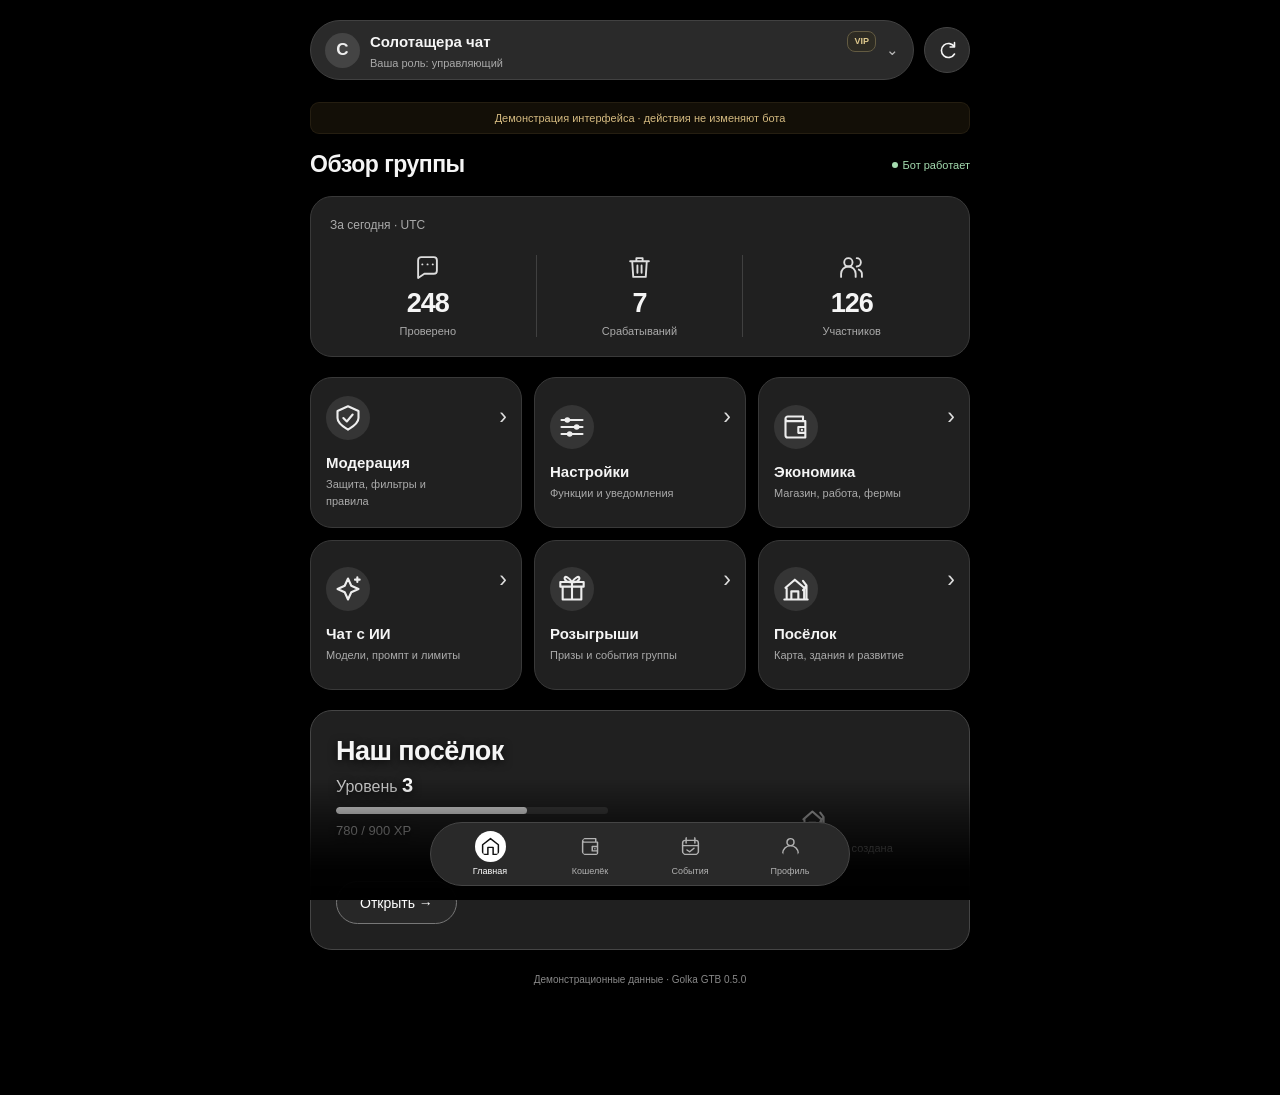
<file: index (9).html>
<!doctype html>
<html lang="ru">
<head>
<meta charset="utf-8"><meta name="viewport" content="width=device-width, initial-scale=1, viewport-fit=cover"><meta name="theme-color" content="#000000"><meta name="color-scheme" content="dark"><meta name="referrer" content="no-referrer"><meta http-equiv="Content-Security-Policy" content="default-src 'self'; script-src 'self' 'unsafe-inline' https://telegram.org; style-src 'self' 'unsafe-inline'; img-src 'self' blob: data:; connect-src https:; base-uri 'none'; form-action 'none'">
<title>Golka GTB · Мини-приложение</title>
<script src="https://telegram.org/js/telegram-web-app.js"></script>
<style>
:root{--bg:#0a111e;--panel:#121f31;--panel2:#17283d;--line:#25364c;--text:#f1f5fc;--muted:#97aac6;--cyan:#35d4f7;--blue:#458aff;--green:#3de59d;--yellow:#f8c955;--red:#ff7f91;--safe:env(safe-area-inset-bottom,0px);font-family:Inter,-apple-system,BlinkMacSystemFont,"Segoe UI",sans-serif;color-scheme:dark}
*{box-sizing:border-box}body{margin:0;background:linear-gradient(180deg,#080f1c 0%,#0e1d2d 48%,#18364a 100%) fixed;color:var(--text);font-size:15px;-webkit-tap-highlight-color:transparent}button,input,select,textarea{font:inherit}button{color:inherit;cursor:pointer}button:disabled{opacity:.42;cursor:default}button:focus-visible,a:focus-visible,input:focus-visible,textarea:focus-visible,select:focus-visible{outline:2px solid var(--cyan);outline-offset:4px}button{touch-action:manipulation}button svg{pointer-events:none}.shell{max-width:720px;margin:auto;padding:0 20px calc(110px + var(--safe));min-height:100dvh}.topbar{display:flex;align-items:center;justify-content:space-between;padding:22px 0 24px}.brand{display:flex;align-items:center;gap:11px}.brand-logo{height:40px;width:40px;border-radius:14px;display:grid;place-items:center;font-size:26px;font-weight:850;background:linear-gradient(180deg,#25def8,#2379f8 60%,#925aff);box-shadow:0 6px 26px #249cff33;transform:rotate(-7deg)}.brand h1{font-size:18px;letter-spacing:-.6px;margin:0 0 4px}.eyebrow{font-size:11px;letter-spacing:1.8px;text-transform:uppercase;color:var(--muted)}.icon-btn{border:1px solid var(--line);background:#152235;border-radius:14px;height:40px;width:40px;display:grid;place-items:center}.icon{width:23px;height:23px;display:inline-block;vertical-align:middle;fill:none;stroke:currentColor;stroke-width:1.8;stroke-linecap:round;stroke-linejoin:round}.group-picker{width:100%;padding:15px;border:1px solid var(--line);background:linear-gradient(180deg,#132033,#1b2d43);border-radius:19px;display:flex;align-items:center;text-align:left;gap:13px;box-shadow:0 10px 26px #0002}.group-avatar{height:47px;width:47px;flex-shrink:0;border-radius:16px;background:linear-gradient(180deg,#4279e8,#2ed7f1);display:grid;place-items:center;color:white;font-weight:750;font-size:23px}.group-title{font-weight:700;font-size:16px;display:block;max-width:440px;overflow:hidden;text-overflow:ellipsis;white-space:nowrap}.group-sub{font-size:12px;color:var(--muted);display:block;margin-top:5px}.chevron{margin-left:auto;color:#8ea9cd}.statusbar{display:flex;justify-content:space-between;align-items:center;gap:8px;margin:15px 0 26px;padding:12px 14px;background:#111f2d;border:1px solid #1c3341;border-radius:15px;color:var(--green);font-size:13px}.statusdot{display:inline-block;width:8px;height:8px;background:currentColor;border-radius:50%;box-shadow:0 0 10px #3de59d66;margin-right:7px}.tier{padding:5px 10px;color:var(--yellow);border:1px solid #8d691b;background:linear-gradient(180deg,#674e1344,#553c1177);border-radius:9px;font-weight:750;font-size:11px;white-space:nowrap}.tier.free{color:var(--muted);border-color:var(--line);background:#233049}.heading{display:flex;justify-content:space-between;align-items:center;margin-bottom:18px;gap:8px}h2{font-size:25px;margin:0;letter-spacing:-.8px}h3{font-size:16px;margin:0 0 6px;letter-spacing:-.2px}.role{font-size:11px;color:var(--muted)}.role b{color:var(--cyan);font-weight:500}.card{border:1px solid var(--line);border-radius:20px;background:linear-gradient(180deg,#111c2c,#192a3e);box-shadow:inset 0 1px 0 #ffffff06,0 8px 22px #0001;padding:19px;margin-bottom:16px}.caption{color:var(--muted);font-size:12px;line-height:1.65}.stats{display:grid;grid-template-columns:repeat(3,1fr);margin-top:19px}.stat{padding:0 10px;border-right:1px solid var(--line);text-align:center}.stat:first-child{padding-left:0}.stat:last-child{border:0;padding-right:0}.stat .icon{width:25px;height:25px;color:var(--cyan);margin-bottom:9px}.stat:nth-child(2) .icon{color:var(--red)}.stat:nth-child(3) .icon{color:#a396ff}.stat-number{font-size:27px;line-height:1.1;font-weight:750;letter-spacing:-1px}.stat-label{font-size:11px;color:var(--muted);margin-top:7px}.feature-grid{display:grid;grid-template-columns:1fr 1fr;gap:12px;margin:20px 0}.feature-card{background:linear-gradient(180deg,#111d2b,#1b2c43);border:1px solid #2b3e57;border-radius:19px;min-height:130px;padding:18px 15px;text-align:left;position:relative;transition:transform .15s,border-color .15s}.feature-card:hover{transform:translateY(-2px);border-color:#4488a2}.feature-card .feature-icon{display:flex;width:44px;height:44px;border-radius:13px;align-items:center;justify-content:center;margin-bottom:14px;background:linear-gradient(180deg,#1268b44d,#28486e);color:#70dcff;box-shadow:inset 0 1px 1px #ffffff22,0 6px 15px #0003}.feature-card:nth-child(2) .feature-icon{color:#bc9aff;background:linear-gradient(180deg,#37276255,#554477)}.feature-card:nth-child(3) .feature-icon{color:#ffcf66;background:linear-gradient(180deg,#6e461355,#705a2c)}.feature-card:nth-child(4) .feature-icon{color:#c5a0ff;background:linear-gradient(180deg,#461b8a55,#6c45ad)}.feature-card:nth-child(5) .feature-icon{color:#ffa1ac;background:linear-gradient(180deg,#77214955,#823c5c)}.feature-card:nth-child(6) .feature-icon{color:#86e4b8;background:linear-gradient(180deg,#12423155,#346454)}.feature-card .icon{width:28px;height:28px}.feature-card strong{font-size:15px;display:block;margin-bottom:5px}.feature-card small{color:var(--muted);font-size:11px;line-height:1.5;display:block;max-width:145px}.feature-arrow{position:absolute;top:25px;right:14px;color:#748da9;font-size:23px}.village-hero{position:relative;overflow:hidden;min-height:214px;padding:23px;background:linear-gradient(180deg,#11273b,#102429 80%);border:1px solid #2f4d61;border-radius:22px;margin-top:20px}.village-hero .village-art{position:absolute;right:-22px;bottom:-25px;width:60%;height:245px;opacity:.95;pointer-events:none;filter:drop-shadow(0 7px 12px #0008)}.village-info{position:relative;width:56%;z-index:1}.village-info h2{font-size:23px}.village-info p{color:var(--muted);font-size:13px;margin:11px 0}.village-info b{color:var(--cyan)}.progress{height:7px;background:#22364e;border-radius:20px;overflow:hidden;margin:12px 0 7px}.progress>i{display:block;height:100%;background:linear-gradient(180deg,#6aecf5,#26b7e8);border-radius:20px}.village-info .caption{font-size:11px}.btn{border:1px solid #336482;background:#162c40;color:var(--cyan);padding:12px 16px;min-height:44px;border-radius:13px;display:inline-flex;justify-content:center;align-items:center;gap:9px;font-weight:650;font-size:13px;text-decoration:none}.btn.primary{background:linear-gradient(180deg,#4584ee,#27c4eb);border-color:#4ec7f0;color:#071724;box-shadow:0 5px 20px #179adb22}.btn.secondary{background:#1a2a40;color:#b9cae1;border-color:var(--line)}.btn.danger{color:var(--red);background:#61324433;border-color:#794358}.btn.wide{width:100%}.village-info .btn{margin-top:14px;padding:10px 16px}.bottom-nav{position:fixed;bottom:0;left:50%;transform:translateX(-50%);width:min(100%,720px);z-index:10;display:grid;grid-template-columns:repeat(4,1fr);padding:12px 13px calc(12px + var(--safe));background:linear-gradient(#122033ee,#0d1728fa);backdrop-filter:blur(20px);border-top:1px solid #2a3c54;box-shadow:0 -12px 40px #070d1644;border-radius:25px 25px 0 0}.nav-item{border:0;background:transparent;color:#8fabc9;display:flex;align-items:center;flex-direction:column;gap:6px;padding:5px;border-radius:10px;position:relative;font-size:10px}.nav-item .icon{width:23px;height:23px}.nav-item.active{color:var(--cyan)}.nav-item.active:after{content:'';height:3px;width:27px;border-radius:5px;background:var(--cyan);position:absolute;bottom:-8px;box-shadow:0 0 12px #22d2f666}.section-label{text-transform:uppercase;color:var(--muted);font-size:10px;letter-spacing:1.5px;margin:25px 0 12px}.row{display:flex;align-items:center;gap:13px;padding:15px 0;border-bottom:1px solid #283a4c88;text-align:left;width:100%;background:none;color:inherit;border-left:0;border-right:0;border-top:0}.row:last-child{border-bottom:0;padding-bottom:2px}.row:first-child{padding-top:2px}.row-body{flex:1;min-width:0}.row strong{display:block;font-size:14px;font-weight:600}.row small{display:block;color:var(--muted);font-size:12px;line-height:1.5;margin-top:5px}.switch{flex-shrink:0;width:43px;height:25px;border:1px solid #46576e;background:#304056;border-radius:20px;position:relative;padding:0}.switch:after{content:'';position:absolute;top:3px;left:3px;border-radius:50%;width:17px;height:17px;background:#acbcd0;transition:transform .18s,background .18s}.switch[aria-checked=true]{background:#25bcd22a;border-color:#25aabd}.switch[aria-checked=true]:after{background:var(--cyan);transform:translateX(18px);box-shadow:0 0 10px #2cd7ee44}.switch[aria-busy=true]{opacity:.5}.chips{display:flex;gap:7px;flex-wrap:wrap;margin:12px 0}.chip{font-size:11px;background:#22344b;border:1px solid #334c69;color:#b7cce4;padding:6px 10px;border-radius:9px}.chip.on{color:var(--cyan);border-color:#35738c;background:#16414e55}.wallet-hero{padding:24px;background:linear-gradient(180deg,#152033,#203d56);border-color:#2b5065}.wallet-total{font-size:39px;font-weight:750;letter-spacing:-1.5px;margin:13px 0}.wallet-total span{font-size:22px;color:var(--muted);font-weight:400}.wallet-secondary{display:flex;align-items:center;gap:9px;color:#ffda6b;font-size:17px}.wallet-actions{display:flex;gap:10px;margin-top:22px}.wallet-actions .btn{flex:1}.two-col{display:grid;grid-template-columns:1fr 1fr;gap:12px}.mini-card{padding:18px;border:1px solid var(--line);border-radius:17px;background:#152236}.mini-card .icon{color:var(--cyan);margin-bottom:13px}.big{font-size:25px;font-weight:750;margin:8px 0}.empty{text-align:center;padding:28px 15px;color:var(--muted);font-size:13px;line-height:1.7}.empty .icon{width:40px;height:40px;display:block;margin:0 auto 13px;color:#53799c}.note{font-size:12px;line-height:1.7;padding:14px 16px;border-radius:14px;border:1px solid #2c4a64;color:#a8c8e2;background:#152b3d;margin:15px 0}.note.warning{color:#e1c58b;border-color:#5f5032;background:#44382044}.page-title{display:flex;align-items:center;gap:10px;margin:2px 0 20px}.page-title .icon{color:var(--cyan)}.page-title h2{font-size:24px}.muted{color:var(--muted)}.profile-head{display:flex;gap:16px;align-items:center;margin:25px 0}.profile-avatar{width:65px;height:65px;border-radius:21px;background:linear-gradient(180deg,#7362c0,#2a8caf);display:grid;place-items:center;font-size:29px;font-weight:700}.field-label{display:block;margin:15px 0 8px;color:var(--muted);font-size:12px}input,textarea,select{width:100%;padding:13px;border:1px solid #364a64;border-radius:12px;background:#0e1c2d;color:var(--text);min-height:46px}textarea{resize:vertical;min-height:180px;line-height:1.65}select{appearance:auto}dialog{border:1px solid #35516f;border-radius:24px;background:#122135;color:var(--text);padding:24px;width:min(94%,500px);max-height:85dvh;box-shadow:0 25px 90px #000a}dialog::backdrop{background:#030811c4;backdrop-filter:blur(6px)}dialog .dialog-head{display:flex;align-items:center;justify-content:space-between;gap:10px;margin-bottom:20px}dialog h2{font-size:21px}.dialog-actions{display:flex;gap:10px;margin-top:20px}.dialog-actions .btn{flex:1}.toast{position:fixed;bottom:calc(95px + var(--safe));left:50%;transform:translate(-50%,20px);opacity:0;pointer-events:none;background:#203851;border:1px solid #42627f;color:#f4f8ff;box-shadow:0 10px 40px #0008;padding:13px 20px;border-radius:14px;max-width:90%;font-size:13px;z-index:100;transition:.2s;text-align:center}.toast.show{opacity:1;transform:translate(-50%,0)}.demo-banner{font-size:11px;text-align:center;padding:9px;border-radius:9px;background:#604d2433;color:#d4ba80;margin:0 0 17px;border:1px solid #6e5d3733}.error-box{padding:25px;text-align:center;line-height:1.8}.error-box h2{font-size:22px;margin-bottom:13px}.error-box p{color:var(--muted);font-size:13px}.loading{min-height:220px;display:grid;place-items:center;color:var(--muted)}.loader{width:26px;height:26px;border:2px solid #28465a;border-top-color:var(--cyan);border-radius:50%;animation:spin .8s linear infinite;margin:0 auto 15px}@keyframes spin{to{transform:rotate(360deg)}}.view{animation:appear .22s ease}@keyframes appear{from{opacity:0;transform:translateY(5px)}to{opacity:1;transform:translateY(0)}}.map-image{width:100%;border-radius:15px;display:block;margin:16px 0;border:1px solid var(--line)}.text-content{white-space:pre-wrap;font-size:13px;line-height:1.8;color:#c5d2e6;overflow-wrap:anywhere}.tiny{font-size:11px}.event-mark{width:34px;height:34px;border-radius:11px;background:#24455b55;display:grid;place-items:center;color:var(--cyan);flex-shrink:0}.event-mark .icon{width:17px;height:17px}.connected-label{font-size:10px;color:#637c99;text-align:center;margin-top:24px}.filter{margin-bottom:8px}.version-block{border-bottom:1px solid var(--line);padding:16px 0}.version-block h3{color:var(--cyan)}.version-block p{line-height:1.75;font-size:12px;white-space:pre-line;color:var(--muted)}@media(min-width:600px){.shell{padding-left:30px;padding-right:30px}.feature-grid{grid-template-columns:repeat(3,1fr)}.feature-card{min-height:150px}.village-hero{min-height:230px}.village-info{width:52%}.village-hero .village-art{width:50%;right:10px;height:280px}.topbar{padding-top:30px}}@media(max-width:350px){.shell{padding-left:12px;padding-right:12px}.feature-card{padding:14px 11px}.group-title{max-width:210px}h2{font-size:22px}.role{max-width:110px;text-align:right}.stat-number{font-size:23px}}@media(prefers-reduced-motion:reduce){*,*:before,*:after{animation:none!important;transition:none!important;scroll-behavior:auto!important}}

[hidden]{display:none!important}.topbar{gap:15px;padding:22px 0 18px}.topbar .group-picker{flex:1;min-width:0;width:auto;background:none;border:0;box-shadow:none;padding:0}.group-text{flex:1;min-width:0}.topbar .group-title{font-size:18px;max-width:100%;letter-spacing:-.4px}.topbar .icon-btn{flex-shrink:0}.group-avatar,.profile-avatar{overflow:hidden;position:relative}.avatar-photo{width:100%;height:100%;object-fit:cover;display:block}.village-hero.map-hero{padding:0;background:#132335;min-height:0}.village-cover{height:210px;display:grid;place-items:center;background:#0e1a27;overflow:hidden}.village-cover img{width:100%;height:100%;max-height:210px;object-fit:contain;display:block}.village-summary{padding:19px}.village-summary .heading{margin-bottom:8px}.village-summary h2{font-size:21px}.village-summary .progress{max-width:70%;margin-top:15px}.map-placeholder{display:grid;place-items:center;text-align:center;gap:10px;min-height:150px;padding:20px;color:var(--muted);font-size:12px}.map-placeholder .icon{width:35px;height:35px;color:#6587a5}.village-level{font-size:12px;color:var(--cyan)}

.village-hero.map-hero{position:relative;min-height:190px;background:linear-gradient(180deg,#0b1828,#18344a);isolation:isolate}.map-hero .village-cover{position:absolute;inset:0 0 0 auto;height:100%;width:78%;background:transparent;overflow:hidden;pointer-events:none;-webkit-mask-image:linear-gradient(90deg,transparent 0%,#0003 15%,#000b 38%,#000 60%);mask-image:linear-gradient(90deg,transparent 0%,#0003 15%,#000b 38%,#000 60%)}.map-hero .village-cover img{position:absolute;inset:0;width:100%;height:100%;max-height:none;object-fit:cover;object-position:60% center}.map-hero .village-cover:after{display:none}.map-hero .village-summary{position:relative;z-index:1;padding:19px 20px;width:58%;min-height:190px;display:flex;flex-direction:column;align-items:flex-start;text-shadow:0 2px 9px #05111aaa}.map-hero .village-summary h2{font-size:21px;margin:0 0 7px;letter-spacing:-.55px;white-space:nowrap}.map-hero .village-level{color:#bed8ee;font-size:13px;margin-bottom:0}.map-hero .village-level b{color:var(--cyan);font-size:16px}.map-hero .village-summary .progress{width:100%;max-width:100%;height:7px;margin:10px 0 6px}.map-hero .village-summary .caption{font-size:11px;color:#b4d4ed;white-space:nowrap}.map-hero .village-summary>div:last-child{margin-top:auto!important;padding-top:13px}.map-hero .btn{min-height:36px;border-radius:22px;padding:8px 17px;background:#0a2941bb;border-color:#24c5ee;font-size:12px;box-shadow:0 0 18px #19b8df13}.map-hero .map-placeholder{position:absolute;right:0;top:0;width:62%;height:100%;font-size:11px;color:#90acc6;gap:8px;align-content:center;padding:12px;z-index:1}.map-hero .map-placeholder .icon{width:27px;height:27px}@media(min-width:600px){.village-hero.map-hero,.map-hero .village-summary{min-height:238px}.map-hero .village-summary{width:49%;padding:25px}.map-hero .village-cover{width:76%}.map-hero .village-summary h2{font-size:27px}.map-hero .village-level{font-size:16px}.map-hero .village-level b{font-size:20px}.map-hero .village-summary .caption{font-size:13px}.map-hero .btn{font-size:14px;min-height:43px;padding:10px 23px}}

/* Wallet cards: the inactive card recedes; no glow or decorative effects. */
.wallet-carousel{position:relative;height:205px;margin:4px -20px 0;perspective:900px;overflow:hidden;touch-action:pan-y}
.currency-card{position:absolute;left:20px;top:0;width:calc(100% - 65px);height:192px;border:1px solid #43b4df;border-radius:20px;padding:21px 23px;background:linear-gradient(180deg,#087fbd,#07568b);color:#fff;transform-origin:left center;transition:transform .32s ease,opacity .32s ease;display:flex;flex-direction:column;justify-content:space-between;backface-visibility:hidden;cursor:pointer;text-align:left}
.currency-card.energy{background:linear-gradient(180deg,#8550bd,#56317e);border-color:#a67bcb}
.currency-card.selected{z-index:2;transform:translateX(0) rotateY(0deg)}
.currency-card.after{z-index:1;transform:translateX(calc(100% + 10px)) rotateY(48deg);opacity:.95}
.currency-card.before{z-index:1;transform-origin:right center;transform:translateX(calc(-100% - 10px)) rotateY(-48deg);opacity:.95}
.currency-card-header{display:flex;justify-content:space-between;font-size:17px;font-weight:650;gap:8px}.currency-card-header span:last-child{font-size:20px}
.currency-card-label{font-size:13px;color:#d0e6f3;margin-bottom:9px}.currency-card-balance{font-size:34px;line-height:1.15;letter-spacing:-.8px;font-weight:650;font-variant-numeric:tabular-nums;overflow-wrap:anywhere}.currency-card-footer{font-size:11px;color:#c3daea;overflow:hidden;text-overflow:ellipsis;white-space:nowrap}
.wallet-dots{display:flex;justify-content:center;gap:8px;margin:5px 0 17px}.wallet-dots button{width:8px;height:8px;padding:0;border:0;border-radius:50%;background:#385671}.wallet-dots button[aria-pressed=true]{background:var(--cyan)}
.wallet-quick{display:grid;grid-template-columns:repeat(3,1fr);gap:9px;margin:0 0 25px}.wallet-quick .btn{padding:12px 5px;font-size:12px;font-weight:500;background:transparent;border-color:#41677f;gap:7px;color:#e4edf6}.wallet-quick .icon{width:19px;height:19px}
.wallet-history{margin:0 0 24px}.wallet-history .heading{margin-bottom:6px}.wallet-history h3{font-size:19px;margin:0}.history-all{background:none;border:0;color:var(--cyan);padding:9px 0;font-size:12px}.history-row{display:flex;align-items:center;gap:12px;padding:17px 0;border-bottom:1px solid #294253}.history-row:last-child{border-bottom:0}.history-avatar{border-radius:50%;width:37px;height:37px;background:#2b455a;display:grid;place-items:center;flex-shrink:0;color:#deebf5}.history-row strong{font-size:13px;font-weight:500;display:block}.history-row small{display:block;color:var(--muted);font-size:11px;margin-top:5px}.history-amount{margin-left:auto;white-space:nowrap;font-size:14px;font-variant-numeric:tabular-nums}.history-amount.positive{color:#84e4ba}
.panel-body{white-space:pre-wrap;overflow-wrap:anywhere;line-height:1.65;font-size:14px}.panel-buttons{display:grid;gap:8px;margin-top:20px}.panel-button-row{display:flex;gap:8px;flex-wrap:wrap}.panel-button-row .btn{flex:1;min-width:95px;font-weight:500}.panel-form{margin-top:18px}.panel-form textarea{min-height:90px}.panel-form input{width:100%}.panel-map{max-width:100%;border-radius:16px;margin-top:14px}
@media(min-width:600px){.wallet-carousel{height:248px}.currency-card{height:235px;padding:25px 30px}.currency-card-balance{font-size:42px}.currency-card-header{font-size:20px}.currency-card-label{font-size:15px}.currency-card-footer{font-size:13px}}
@media(prefers-reduced-motion:reduce){.currency-card{transition:none}}


/* Chat-inspired dark theme: neutral controls, colored currency cards. */
:root{--bg:#000;--panel:#242424;--panel2:#2d2d2d;--line:#404040;--text:#f5f5f5;--muted:#aaa;--cyan:#f5f5f5;--blue:#eee;--green:#a4dbaf;--yellow:#dfc98d;--red:#f39a9f;font-family:-apple-system,BlinkMacSystemFont,"Segoe UI",Roboto,Arial,sans-serif}
body{background:#000;color:var(--text)}
.topbar{gap:10px;padding-top:20px;padding-bottom:22px}
.topbar .group-picker{background:#2a2a2a;border:1px solid #414141;border-radius:32px;padding:10px 14px;gap:10px;min-height:58px}
.topbar .group-title{font-size:15px;letter-spacing:0}.group-sub{font-size:11px;color:#aaa}.chevron{color:#bbb}
.group-avatar{height:35px;width:35px;border-radius:50%;background:#444;color:#eee;font-size:17px}
.icon-btn{border:1px solid #454545;background:#2a2a2a;border-radius:50%;width:46px;height:46px}.icon-btn .icon{width:21px;height:21px}
h2{letter-spacing:-.5px}.page-title{margin-bottom:18px}.page-title .icon{display:none}.page-title h2{font-size:25px}
.card,.mini-card,.feature-card{background:#202020;border-color:#393939;box-shadow:none;border-radius:22px}
.feature-card:hover{border-color:#666;transform:none}.feature-card .feature-icon,.feature-card:nth-child(n) .feature-icon{color:#eee;background:#353535;box-shadow:none;border-radius:50%}
.feature-arrow,.role b,.version-block h3,.stat .icon,.stat:nth-child(n) .icon,.mini-card .icon{color:#ddd}
.statusbar{background:#202020;border-color:#383838;border-radius:24px}.statusdot{box-shadow:none}.tier{background:#2d2b23;border-color:#635b42}.tier.free{background:#303030;border-color:#484848}
.btn,.btn.secondary{background:#2d2d2d;border-color:#484848;color:#f5f5f5;border-radius:25px;box-shadow:none;font-weight:500}
.btn:hover{background:#383838}.btn.primary{background:#f3f3f3;border-color:#f3f3f3;color:#111;box-shadow:none}.btn.primary:hover{background:#ddd}.btn.danger{background:#392427;border-color:#694347;color:#ffb1b5}
.row{border-bottom-color:#333}.event-mark{background:#303030;color:#ddd;border-radius:50%}
.progress{background:#3a3a3a}.progress>i{background:#e5e5e5}
.switch{background:#414141;border-color:#5b5b5b}.switch:after{background:#b5b5b5}.switch[aria-checked=true]{background:#eee;border-color:#eee}.switch[aria-checked=true]:after{background:#171717;box-shadow:none}
.chip,.chip.on{background:#303030;border-color:#4c4c4c;color:#eee;border-radius:14px}
.note{background:#222;border-color:#424242;color:#ccc}.note.warning{background:#2b271d;border-color:#5b5138;color:#ddca9d}
input,textarea,select{background:#181818;border-color:#505050;border-radius:17px;color:#f5f5f5}
dialog{background:#222;border-color:#494949;border-radius:28px;box-shadow:0 20px 70px #0009}dialog::backdrop{background:#000b;backdrop-filter:blur(3px)}
.toast{background:#333;border-color:#555;color:#fff;border-radius:24px;box-shadow:none}.text-content{color:#ddd}.empty .icon,.map-placeholder .icon{color:#aaa}.loader{border-color:#444;border-top-color:#eee}.connected-label{color:#888}.profile-avatar{background:#3b3b3b;border-radius:50%}
.bottom-nav{bottom:calc(12px + var(--safe));width:min(calc(100% - 24px),696px);padding:9px 12px 10px;border:1px solid #454545;border-radius:34px;background:#2b2b2b;backdrop-filter:none;box-shadow:none}
.nav-item{color:#b2b2b2;font-size:10px;gap:5px;padding:2px 4px}.nav-item .icon{width:34px;height:34px;padding:6px;box-sizing:content-box;border-radius:50%;stroke-width:1.7}.nav-item.active{color:#fff}.nav-item.active .icon{background:#fff;color:#111}.nav-item.active:after{display:none}
.wallet-dots button{background:#555}.wallet-dots button[aria-pressed=true]{background:#f5f5f5}
.wallet-quick{gap:8px;margin-bottom:25px}.wallet-quick .btn{background:#2c2c2c;border:1px solid #484848;border-radius:28px;color:#f5f5f5;min-height:47px;padding:11px 4px;font-size:12px}.wallet-quick .btn:hover{background:#383838}
.history-all{color:#bbb}.history-row{border-bottom-color:#343434}.history-avatar{background:#2b2b2b;color:#e9e9e9;border:1px solid #3a3a3a}.history-amount.positive{color:#a4dbaf}.history-row strong{font-weight:600}
.village-hero.map-hero{background:#202020;border-color:#454545}.map-hero .village-summary{text-shadow:0 2px 9px #000b}.map-hero .village-level,.map-hero .village-summary .caption{color:#ccc}.map-hero .village-level b{color:#fff}.map-hero .btn{background:#292929e6;border-color:#777;color:#fff;box-shadow:none}.map-hero .map-placeholder{color:#aaa}
@media(max-width:350px){.wallet-quick{gap:5px}.wallet-quick .btn{font-size:11px;gap:4px}.wallet-quick .icon{width:16px;height:16px}.nav-item{font-size:9px}.topbar .group-title{font-size:13px}}


/* Compact capsule navigation. */
.bottom-nav{width:min(calc(100% - 40px),420px);bottom:calc(14px + var(--safe));border-radius:999px;padding:7px 10px;background:#292929;align-items:center;gap:2px}
.nav-item{padding:1px 3px;gap:3px;font-size:9px;line-height:12px;min-width:0;border-radius:999px}
.nav-item .icon{width:21px;height:21px;padding:5px;box-sizing:content-box;border-radius:50%}
.nav-item.active .icon{background:#fff;color:#111}
@media(max-width:350px){.bottom-nav{width:calc(100% - 24px);padding:6px 8px}.nav-item{font-size:8px}.nav-item .icon{width:19px;height:19px;padding:5px}}


/* Fade scrolling content beneath the floating navigation. */
body::after{content:"";position:fixed;left:0;right:0;bottom:0;height:calc(120px + var(--safe));background:linear-gradient(to bottom,transparent 0%,rgba(0,0,0,.5) 35%,rgba(0,0,0,.94) 73%,#000 100%);pointer-events:none;z-index:9}

.version-block ul{padding-left:19px;margin:12px 0 0;color:var(--muted);font-size:13px;line-height:1.65}.version-block li{margin:0 0 10px;padding-left:3px}

.group-name-line{display:flex;align-items:center;gap:7px;min-width:0}.group-name-line .group-title{flex:1;min-width:0}.group-name-line .tier{flex-shrink:0;padding:3px 6px;font-size:9px;border-radius:8px;line-height:13px}.overview-heading{gap:10px;margin-top:7px}.overview-heading h2{font-size:23px;white-space:nowrap}.overview-status{display:inline-flex;align-items:center;justify-content:flex-end;flex-shrink:0;color:var(--green);font-size:11px;white-space:nowrap}.overview-status .statusdot{width:6px;height:6px;margin-right:5px}.overview-status.paused{color:var(--yellow)}
@media(max-width:350px){.overview-heading h2{font-size:20px}.overview-status{font-size:10px}.group-name-line{gap:4px}.group-name-line .tier{font-size:8px;padding:2px 4px}}


.currency-card-footer{display:flex;align-items:center;justify-content:space-between;gap:10px;overflow:visible;white-space:normal}.currency-card-footer>span{min-width:0;overflow:hidden;text-overflow:ellipsis;white-space:nowrap}.card-topup{border:1px solid #ffffff65;border-radius:999px;background:#0002;color:#fff;padding:7px 12px;flex-shrink:0;font-size:11px;line-height:15px;min-height:31px}.card-topup:hover{background:#0004}.currency-card:not(.selected) .card-topup{visibility:hidden;pointer-events:none}
@media(max-width:350px){.card-topup{font-size:10px;padding:5px 9px}.currency-card-footer{gap:6px}}

</style>
</head>
<body>
<svg aria-hidden="true" style="position:absolute;width:0;height:0;overflow:hidden"><defs>
<symbol id="i-home" viewBox="0 0 24 24"><path d="m3 10 9-7 9 7v10a1 1 0 0 1-1 1h-5v-8H9v8H4a1 1 0 0 1-1-1Z"/></symbol>
<symbol id="i-shield" viewBox="0 0 24 24"><path d="m12 2 9 4v6c0 5-6 8-9 10-3-2-9-5-9-10V6Z"/><path d="m8 12 3 3 5-6"/></symbol>
<symbol id="i-settings" viewBox="0 0 24 24"><path d="M3 6h18M3 12h18M3 18h18"/><circle cx="8" cy="6" r="2.4" fill="currentColor" stroke="none"/><circle cx="16" cy="12" r="2.4" fill="currentColor" stroke="none"/><circle cx="10" cy="18" r="2.4" fill="currentColor" stroke="none"/></symbol>
<symbol id="i-wallet" viewBox="0 0 24 24"><path d="M20 7H5a2 2 0 0 1 0-4h13v4M3 5v14a2 2 0 0 0 2 2h15V7M20 12h-6v5h6"/><path d="M17 14.5h.1"/></symbol>
<symbol id="i-ai" viewBox="0 0 24 24"><path d="m12 3 2.8 6.2L21 12l-6.2 2.8L12 21l-2.8-6.2L3 12l6.2-2.8ZM20 2v4m-2-2h4"/></symbol>
<symbol id="i-gift" viewBox="0 0 24 24"><path d="M4 10h16v11H4zM2 6h20v4H2zM12 6v15"/><path d="M12 6C5 7 4 0 8 2c2 1 4 4 4 4Zm0 0c7 1 8-6 4-4-2 1-4 4-4 4Z"/></symbol>
<symbol id="i-village" viewBox="0 0 24 24"><path d="m3 11 8-7 8 7v10H4V11m4 10v-7h6v7M18 5l3 4-3 4m3-4v12M2 21h20"/></symbol>
<symbol id="i-users" viewBox="0 0 24 24"><circle cx="9" cy="7" r="4"/><path d="M2 21v-3a7 7 0 0 1 14 0v3M17 3a4 4 0 0 1 0 8m2 3a5 5 0 0 1 3 5v2"/></symbol>
<symbol id="i-trash" viewBox="0 0 24 24"><path d="M3 6h18M9 6V3h6v3M5 6l1 15h12l1-15M10 10v7m4-7v7"/></symbol>
<symbol id="i-chat" viewBox="0 0 24 24"><path d="M21 15a3 3 0 0 1-3 3H9l-6 4V5a3 3 0 0 1 3-3h12a3 3 0 0 1 3 3Z"/><path d="M7 9h.1M12 9h.1M17 9h.1"/></symbol>
<symbol id="i-calendar" viewBox="0 0 24 24"><rect x="3" y="5" width="18" height="16" rx="3"/><path d="M7 2v6m10-6v6M3 11h18m-13 5 3 2 5-4"/></symbol>
<symbol id="i-user" viewBox="0 0 24 24"><circle cx="12" cy="7" r="4"/><path d="M3 22v-2a9 9 0 0 1 18 0v2"/></symbol>
<symbol id="i-arrow" viewBox="0 0 24 24"><path d="M4 12h16m-6-6 6 6-6 6"/></symbol>
<symbol id="i-back" viewBox="0 0 24 24"><path d="M20 12H4m6-6-6 6 6 6"/></symbol>
<symbol id="i-refresh" viewBox="0 0 24 24"><path d="M20 8a8 8 0 1 0 0 8M20 3v5h-5"/></symbol>
<symbol id="i-bolt" viewBox="0 0 24 24"><path d="m13 2-9 12h7l-1 8 10-13h-8Z"/></symbol>
<symbol id="i-book" viewBox="0 0 24 24"><path d="M12 5C9 2 4 2 2 3v16c4-1 7-1 10 2 3-3 6-3 10-2V3c-2-1-7-1-10 2Zm0 0v16"/></symbol>
<symbol id="i-work" viewBox="0 0 24 24"><rect x="2" y="7" width="20" height="14" rx="3"/><path d="M8 7V3h8v4M2 12c6 5 14 5 20 0M10 13h4v4h-4Z"/></symbol>
<symbol id="i-send" viewBox="0 0 24 24"><path d="m22 2-7 20-4-9-9-4Z"/><path d="m22 2-11 11"/></symbol>
<symbol id="i-shop" viewBox="0 0 24 24"><path d="M5 7h14l2 14H3Z"/><path d="M8 8V6a4 4 0 0 1 8 0v2"/></symbol>
<symbol id="i-close" viewBox="0 0 24 24"><path d="m6 6 12 12M6 18 18 6"/></symbol>
</defs></svg>
<div class="shell">
<header class="topbar"><button id="group-picker" class="group-picker" data-action="groups" aria-label="Выбрать группу" hidden><span class="group-avatar" id="group-avatar">G</span><span class="group-text"><span class="group-name-line"><span class="group-title" id="group-title">Выберите группу</span><span class="tier" id="group-tier" hidden></span></span><span class="group-sub" id="group-sub">Управление группой</span></span><span class="chevron">⌄</span></button><button class="icon-btn" aria-label="Обновить данные" data-action="refresh"><svg class="icon"><use href="#i-refresh"/></svg></button></header>
<div id="demo-banner" class="demo-banner" hidden>Демонстрация интерфейса · действия не изменяют бота</div>
<main id="main" aria-live="polite"><div class="loading"><div><div class="loader"></div>Открываем вашу панель…</div></div></main>
</div>
<nav class="bottom-nav" aria-label="Основная навигация"><button class="nav-item active" data-view="home"><svg class="icon"><use href="#i-home"/></svg>Главная</button><button class="nav-item" data-view="wallet"><svg class="icon"><use href="#i-wallet"/></svg>Кошелёк</button><button class="nav-item" data-view="events"><svg class="icon"><use href="#i-calendar"/></svg>События</button><button class="nav-item" data-view="profile"><svg class="icon"><use href="#i-user"/></svg>Профиль</button></nav>
<dialog id="dialog"><div class="dialog-head"><h2 id="dialog-title"></h2><button class="icon-btn" data-action="close-dialog" aria-label="Закрыть"><svg class="icon"><use href="#i-close"/></svg></button></div><div id="dialog-body"></div></dialog><div id="toast" class="toast" role="status"></div>
<script>
'use strict';
// Публичный адрес API бота. Здесь никогда не должно быть токенов или API-ключей.
const API_BASE = 'https://golka-gtb-api.j.onjrnm.co.uk';
const FALLBACK_BOT = 'GolMod_bot';
const tg=window.Telegram?.WebApp;
const auth=tg?.initData||'';
const state={demo:!auth,user:null,groups:[],group:null,data:null,view:'home',history:[],bot:FALLBACK_BOT,loading:false,mapURL:null,currency:'coins',walletHistory:{},panel:null};
const main=document.getElementById('main');
const esc=v=>String(v??'').replace(/[&<>"']/g,c=>({'&':'&amp;','<':'&lt;','>':'&gt;','"':'&quot;',"'":'&#39;'}[c]));
const icon=n=>`<svg class="icon" aria-hidden="true"><use href="#i-${esc(n)}"/></svg>`;
const money=n=>new Intl.NumberFormat('ru-RU',{maximumFractionDigits:3}).format(Number(n)||0);
const duration=s=>{s=Math.max(0,Math.ceil(s));return s?[(s>=3600?Math.floor(s/3600)+'ч':''),(s>=60?Math.floor(s%3600/60)+'м':''),(s%60+'с')].filter(Boolean).join(' '):'Доступно сейчас'};
const fmtDate=v=>new Date(v*1000).toLocaleString('ru-RU',{day:'numeric',month:'short',hour:'2-digit',minute:'2-digit'});
const role=r=>({owner:'владелец бота',manager:'управляющий',member:'участник'}[r]||'участник');
const tier=g=>g.paid?({vip:'VIP',vipplus:'VIP+',standard:'Полный доступ'}[g.tier]||'Полный доступ'):'Бесплатный';
const vip=()=>!!state.data?.group.paid&&['vip','vipplus'].includes(state.data.group.tier);
const manager=()=>state.data?.group.role!=='member';
const heading=(title,i)=>`<div class="page-title">${icon(i)}<h2>${esc(title)}</h2></div>`;
const empty=(text,i='chat')=>`<div class="empty">${icon(i)}${esc(text)}</div>`;
const btn=(label,action,arg='',kind='')=>`<button class="btn ${kind}" data-action="${esc(action)}" data-arg="${esc(arg)}">${esc(label)}</button>`;
const LABELS={moderation_enabled:['Вся модерация','ИИ и встроенные проверки сообщений'],ai_moderation_enabled:['ИИ-модерация','Проверка по вашим правилам и категориям'],spam_enabled:['Антиспам','Одинаковые сообщения и обходы символами'],flood_enabled:['Антифлуд','Слишком частые сообщения участников'],delete_notifications:['Уведомления об удалении','Сообщать в группе о сработавшей проверке'],ai_chat_search:['Поиск в интернете','Использовать веб-поиск в ответах ИИ']};
const FEATURE_LABELS={'section.games':'Все игры','section.rp':'Ролевые команды',work:'Работа',study:'Обучение',deposit:'Депозит',slots:'Слоты DpC',dice:'Кубики',basketball:'Баскетбол',bowling:'Кегли',giveaway:'Розыгрыши',village:'Посёлок',ai:'Команда чата с ИИ',shop:'Магазин',market:'Маркет ферм',farms:'Автофермы',investments:'Инвестиции'};
let toastTimer;
function toast(text){const el=document.getElementById('toast');el.textContent=text;el.classList.add('show');clearTimeout(toastTimer);toastTimer=setTimeout(()=>el.classList.remove('show'),3400)}
function sheet(title,html){document.getElementById('dialog-title').textContent=title;document.getElementById('dialog-body').innerHTML=html;const d=document.getElementById('dialog');if(!d.open)d.showModal();tg?.BackButton?.show()}
function closeDialog(){state.panel=null;document.getElementById('dialog').close();if(state.history.length)tg?.BackButton?.show();else tg?.BackButton?.hide()}
function haptic(){try{tg?.HapticFeedback?.impactOccurred('light')}catch{}}
async function request(path,options={}){
 if(!API_BASE||API_BASE==='__API_BASE__')throw new Error('Сервер ещё не подключён. Обратитесь к владельцу бота.');
 const response=await fetch(API_BASE.replace(/\/$/,'')+'/miniapp/v1'+path,{...options,headers:{'Authorization':'tma '+auth,...(options.body?{'Content-Type':'application/json'}:{}),...options.headers},signal:AbortSignal.timeout(18000),credentials:'omit',cache:'no-store'});
 if(!response.ok){let error;try{error=await response.json()}catch{}throw new Error(error?.retry_after?'Следующая попытка через '+duration(error.retry_after):error?.error||'Сервер недоступен. Попробуйте позже.')}
 return response.json();
}
function status(){const g=state.data.group;return `<span class="overview-status ${g.enabled?'':'paused'}"><span class="statusdot"></span>${g.enabled?'Бот работает':'Бот приостановлен'}</span>`}
function villagePreview(){if(!vip())return '';const v=state.data.village;const percent=v?Math.max(0,Math.min(100,100*(v.xp-v.level_start)/Math.max(1,v.next_xp-v.level_start))):0;return `<section class="village-hero map-hero"><div class="village-cover" data-village-map>${v?.has_map?'<div class="map-placeholder">Загружаем карту…</div>':'<div class="map-placeholder">'+icon('village')+'<span>Карта посёлка ещё не создана</span></div>'}</div><div class="village-summary"><h2>Наш посёлок</h2><div class="village-level">${v?'Уровень <b>'+esc(v.level)+'</b>':'VIP'}</div>${v?`<div class="progress"><i style="width:${percent}%"></i></div><span class="caption">${money(v.xp)} / ${money(v.next_xp)} XP</span>`:'<p class="caption">Создайте свой посёлок вместе с участниками группы.</p>'}<div style="margin-top:14px">${btn(v?'Открыть →':'Создать →','navigate','village')}</div></div></section>`}
function home(){const d=state.data,s=d.stats;const features=[['moderation','shield','Модерация','Защита, фильтры и правила'],['settings','settings','Настройки','Функции и уведомления'],['economy','wallet','Экономика','Магазин, работа, фермы'],['ai','ai','Чат с ИИ','Модели, промпт и лимиты'],['giveaways','gift','Розыгрыши','Призы и события группы'],['village','village','Посёлок','Карта, здания и развитие']].filter(f=>f[0]!=='village'||vip());return `<div class="heading overview-heading"><h2>Обзор группы</h2>${status()}</div><div class="card"><div class="caption">За сегодня · UTC</div><div class="stats">${[['chat',s.checked,'Проверено'],['trash',s.removed,'Срабатываний'],['users',s.members??'—','Участников']].map(([i,n,l])=>`<div class="stat">${icon(i)}<div class="stat-number">${esc(n)}</div><div class="stat-label">${l}</div></div>`).join('')}</div></div><div class="feature-grid">${features.map(([view,i,t,sub])=>`<button class="feature-card" data-view="${view}"><span class="feature-icon">${icon(i)}</span><span class="feature-arrow">›</span><strong>${t}</strong><small>${sub}</small></button>`).join('')}</div>${villagePreview()}<div class="connected-label">${state.demo?'Демонстрационные данные':'Синхронизировано с ботом'} · Golka GTB ${esc(d.version)}</div>`}
function toggle(key,features=false){const on=features?state.data.features[key]:state.data.settings[key];const [title,sub]=features?[FEATURE_LABELS[key]||key,'Включить для участников группы']:LABELS[key];return `<div class="row"><div class="row-body"><strong>${esc(title)}</strong><small>${esc(sub)}</small></div><button class="switch" role="switch" aria-label="${esc(title)}" aria-checked="${!!on}" data-toggle="${esc(key)}" data-feature="${features?'1':'0'}" ${manager()?'':'disabled'}></button></div>`}
function moderation(){const d=state.data;if(!manager())return heading('Модерация','shield')+empty('Изменять модерацию могут владелец доступа и назначенные управляющие.','shield');return heading('Модерация','shield')+(!d.group.paid?'<div class="note warning">Бесплатный тариф: доступны встроенные проверки. ИИ-модерация и общая база знаний подключаются с полным доступом.</div>':'')+`<div class="card">${['moderation_enabled','ai_moderation_enabled','spam_enabled','flood_enabled'].map(k=>toggle(k)).join('')}</div><div class="card"><div class="row"><div class="row-body"><strong>Режим ИИ Модерации</strong><small>${{dry:'Тест: сообщения остаются в чате',delete:'Удаление нарушений',enforce:'Удаление и настроенные наказания'}[d.settings.mode]||'Не выбран'}</small></div>${btn('Изменить','mode')}</div><div class="row"><div class="row-body"><strong>Правила для ИИ</strong><small>По ним бот оценивает сообщения</small></div>${btn('Изменить','edit','rules')}</div></div>${btn('Категории и действия','bot','moderation','wide secondary')}`}
function historyRows(items){return items.map(r=>`<div class="history-row"><span class="history-avatar">${icon(/Работа/.test(r.title)?'work':/ферм|Покупка/.test(r.title)?'wallet':'user')}</span><div><strong>${esc(r.title)}</strong><small>${fmtDate(r.created)}</small></div><span class="history-amount ${r.amount>0?'positive':''}">${r.amount>0?'+':r.amount<0?'−':''}${money(Math.abs(r.amount))} ${r.asset==='energy'?'⚡':'C₲'}</span></div>`).join('')}
function wallet(){const w=state.data.wallet,selected=state.currency;const progress=Math.max(0,Math.min(100,(w.xp-w.level_start)/(w.next_xp-w.level_start)*100));const entries=state.walletHistory[selected];return heading('Кошелёк','wallet')+`<div class="wallet-carousel" aria-label="Карты валют">${[['coins','Монеты группы','C₲',w.coins,state.data.group.title],['energy','Молнии','⚡',w.energy,'Общий баланс для всех групп']].map(([asset,label,symbol,balance,footer],i)=>`<article class="currency-card ${asset==='energy'?'energy':''} ${selected===asset?'selected':i===1?'after':'before'}" data-currency="${asset}" aria-label="${label}: ${money(balance)} ${symbol}"><div class="currency-card-header"><span>GolkaGTB</span><span>${symbol}</span></div><div><div class="currency-card-label">${label}</div><div class="currency-card-balance">${money(balance)} ${symbol}</div></div><div class="currency-card-footer"><span>${esc(footer)}</span>${asset==='energy'?`<button class="card-topup" data-action="card-topup" ${selected===asset?'':'tabindex="-1"'}>Пополнить</button>`:''}</div></article>`).join('')}</div><div class="wallet-dots" aria-label="Выбрать валюту">${['coins','energy'].map(a=>`<button data-currency="${a}" aria-label="${a==='coins'?'Монеты C₲':'Молнии ⚡'}" aria-pressed="${selected===a}"></button>`).join('')}</div><div class="wallet-quick">${[['transfer','send','Перевести'],['exchange','refresh','Обменять'],['shop','shop','Магазин']].map(([key,i,label])=>`<button class="btn" data-action="panel" data-arg="${key}">${icon(i)}${label}</button>`).join('')}</div><section class="wallet-history"><div class="heading"><h3>История</h3><button class="history-all" data-action="history">Все ›</button></div>${entries?entries.items.length?historyRows(entries.items.slice(0,3)):empty('Операций пока нет.','wallet'):'<div class="caption">Загружаем операции…</div>'}</section><div class="two-col"><div class="mini-card">${icon('book')}<div class="caption">Обучение</div><div class="big">${w.education}<span class="caption"> / 500</span></div></div><div class="mini-card">${icon('ai')}<div class="caption">Уровень</div><div class="big">${w.level}</div></div></div><div class="card" style="margin-top:16px"><div class="row"><div class="row-body"><strong>Прогресс уровня</strong><small>${money(w.xp)} / ${money(w.next_xp)} XP</small></div><span class="chip">×${w.rebirths+1} прибыль</span></div><div class="progress"><i style="width:${progress}%"></i></div></div><div class="card"><div class="row"><span class="event-mark">${icon('work')}</span><div class="row-body"><strong>Работа</strong><small>${duration(w.work_remaining)}</small></div><button class="btn" data-daily="work" ${w.work_remaining?'disabled':''}>Работать</button></div><div class="row"><span class="event-mark">${icon('book')}</span><div class="row-body"><strong>Обучение</strong><small>${duration(w.study_remaining)}</small></div><button class="btn" data-daily="study" ${w.study_remaining?'disabled':''}>Учиться</button></div></div>`}
function settings(){return heading('Настройки','settings')+(manager()?`<div class="card">${toggle('delete_notifications')}</div><div class="section-label">Функции группы</div><div class="card">${Object.keys(state.data.features).map(k=>toggle(k,true)).join('')}</div>${btn('Управляющие и права','bot','manage','wide secondary')}`:empty('Настройки доступны управляющим группы.','shield'))}
function ai(){const d=state.data,p=Math.max(0,Math.min(100,d.ai.remaining_percent));return heading('Чат с ИИ','ai')+`<div class="card"><div class="row"><div class="row-body"><strong>DeepSeek Flash + Pro</strong><small>Единый месячный лимит для двух моделей</small></div><span class="chip ${d.ai.active?'on':''}">${d.ai.active?'Активна':'Нет подписки'}</span></div><div class="big">${p}% <span class="caption">лимита осталось</span></div><div class="progress"><i style="width:${p}%"></i></div><div class="caption">Учитываются сообщения, история и ответы.</div></div>${manager()?`<div class="card"><div class="row"><div class="row-body"><strong>Модель по умолчанию</strong><small>${esc({off:'Выключено',flash:'DeepSeek Flash',pro:'DeepSeek Pro',connection:'Свой API',gpt:'GPT Luna'}[d.ai.source]||'Не выбрана')}</small></div>${btn('Выбрать','ai-model')}</div><div class="row"><div class="row-body"><strong>Свой промпт</strong><small>Характер и задачи вашего помощника</small></div>${btn('Изменить','edit','ai_chat_prompt')}</div>${toggle('ai_chat_search')}</div>`:''}<div class="two-col">${btn('Подписка','bot','ai','primary')}${btn('Свой API','bot','aiconnections','secondary')}</div><div class="note">Обратиться к ИИ в группе: /ai ваш вопрос. Можно ответить на сообщение помощника.</div>`}
function economy(){return heading('Экономика','wallet')+`<div class="feature-grid">${[['wallet','wallet','Кошелёк','Баланс, работа и обучение'],['shop','wallet','Магазин','Товары и улучшения'],['market','village','Маркет ферм','Покупка и продажа'],['farms','work','Автофермы','Ваш ежедневный доход'],['investments','ai','Инвестиции','Компании и доли'],['games','gift','Игры','Кубики, деп и слоты']].map(([key,i,t,sub])=>`<button class="feature-card" ${key==='wallet'?'data-view="wallet"':`data-action="bot" data-arg="${key}"`}><span class="feature-icon">${icon(i)}</span><strong>${t}</strong><small>${sub}</small></button>`).join('')}</div><div class="note">C₲ и обучение отдельные для каждой группы. Баланс ⚡ общий.</div>`}
function village(){if(!vip())return heading('Посёлок','village')+empty('Посёлки доступны для групп VIP и VIP+.','village');const v=state.data.village;return heading('Посёлок','village')+(v?`<div class="card"><h3>Уровень ${v.level}</h3><div class="caption">${money(v.xp)} / ${money(v.next_xp)} XP</div><div class="progress"><i style="width:${Math.max(0,Math.min(100,100*(v.xp-v.level_start)/(v.next_xp-v.level_start)))}%"></i></div><p class="text-content">${esc(v.description)}</p><div class="chips"><span class="chip on">${v.available} доступных улучшений</span><span class="chip">Опыт за активность группы</span></div><div id="map-container" data-village-map>${v.has_map?'<div class="loading" style="min-height:100px">Загружаем карту…</div>':empty('Карта ещё не создана.','village')}</div>${btn('Управление посёлком','bot','village','wide primary')}</div><div class="section-label">Постройки</div><div class="card">${v.buildings.length?v.buildings.map(b=>`<div class="row"><span class="event-mark">${icon('village')}</span><div class="row-body"><strong>${esc(b.name)}</strong><small>Уровень ${b.level}</small></div></div>`).join(''):empty('Здесь появятся ваши постройки.','village')}</div>`:`<div class="card">${empty('Посёлок ещё не создан. Опишите его — и появится настоящая карта.','village')}${btn('Создать','bot','village','wide primary')}</div>`)}
function giveaways(){const list=state.data.giveaways;return heading('Розыгрыши','gift')+`<div class="card">${list.length?list.map(g=>`<div class="row"><span class="event-mark">${icon('gift')}</span><div class="row-body"><strong>Розыгрыш #${g.id}</strong><small>${esc(g.prize)}<br>${g.winners} победителей · до ${fmtDate(g.ends)}</small></div></div>`).join(''):empty('Активных розыгрышей пока нет.','gift')}</div>${btn(manager()?'Создать':'Меню розыгрышей','bot','giveaway','wide primary')}`}
const eventLabels={mode:'Изменён режим модерации',rules:'Обновлены правила',spam_enabled:'Изменена защита от спама',delete_notifications:'Изменены уведомления',ai_chat_prompt:'Обновлён промпт помощника',ai_chat_source:'Изменена модель ИИ',enabled:'Изменён статус бота',flood_enabled:'Изменена защита от флуда',moderation_enabled:'Изменена модерация',ai_moderation_enabled:'Изменена ИИ-модерация'};
function events(){return heading('События','calendar')+`<div class="caption" style="margin-bottom:15px">Последние изменения настроек группы</div><div class="card">${state.data.events.length?state.data.events.map(e=>`<div class="row"><span class="event-mark">${icon('calendar')}</span><div class="row-body"><strong>${esc(eventLabels[e.event]||'Изменение настроек')}</strong><small>${fmtDate(e.created)}</small></div></div>`).join(''):empty(manager()?'Изменений пока нет.':'Журнал доступен управляющим.','calendar')}</div>`}
function profile(){const u=state.user;return heading('Профиль','user')+`<div class="profile-head"><div class="profile-avatar" data-avatar="/me/avatar" data-fallback="${esc(Array.from(u.first_name||'G')[0])}">${esc(Array.from(u.first_name||'G')[0])}</div><div><h2 style="font-size:22px">${esc([u.first_name,u.last_name].filter(Boolean).join(' '))}</h2><div class="caption">${u.username?'@'+esc(u.username):'Аккаунт Telegram'}</div></div></div><div class="card"><div class="row"><div class="row-body"><strong>Ваша роль в группе</strong><small>${esc(role(state.data.group.role))}</small></div>${icon('shield')}</div><div class="row"><div class="row-body"><strong>Тариф группы</strong><small>${esc(tier(state.data.group))}</small></div>${btn('Подробнее','bot','access')}</div><button class="row" data-action="releases"><div class="row-body"><strong>О боте и изменения</strong><small>Golka GTB ${esc(state.data.version)}</small></div><span>›</span></button><button class="row" data-action="rules"><div class="row-body"><strong>Правила группы</strong><small>Информация для участников</small></div><span>›</span></button></div>${btn('Рекламный кабинет','bot','ads','wide secondary')}<div class="connected-label">Сделано для ваших сообществ.</div>`}
function render(){if(!state.data)return;const badge=document.getElementById('group-tier');badge.textContent=tier(state.data.group);badge.className='tier'+(state.data.group.paid?'':' free');badge.hidden=false;const views={home,wallet,moderation,settings,ai,economy,village,giveaways,events,profile};main.innerHTML=`<div class="view">${(views[state.view]||home)()}</div>`;document.querySelectorAll('[data-view]').forEach(el=>{if(el.classList.contains('nav-item'))el.classList.toggle('active',el.dataset.view===state.view)});if(tg?.BackButton){state.history.length?tg.BackButton.show():tg.BackButton.hide()}hydrateAvatars();if(state.view==='wallet')loadWalletHistory();if(['home','village'].includes(state.view)&&vip()&&state.data.village?.has_map)loadMap()}
function navigate(view,push=true){if(view===state.view)return;if(push)state.history.push(state.view);state.view=view;haptic();render();window.scrollTo({top:0,behavior:'instant'})}
async function loadGroup(id){state.loading=true;main.innerHTML='<div class="loading"><div><div class="loader"></div>Синхронизируем группу…</div></div>';try{state.data=state.demo?makeDemo(id):await request('/groups/'+encodeURIComponent(id));state.group=id;try{localStorage.setItem('golka.selectedGroup',id)}catch{};const g=state.data.group;document.getElementById('group-title').textContent=g.title;const avatar=document.getElementById('group-avatar');avatar.dataset.avatar='/groups/'+g.id+'/avatar';avatar.dataset.fallback=Array.from(g.title)[0];avatar.textContent=avatar.dataset.fallback;delete avatar.dataset.avatarLoaded;document.getElementById('group-sub').textContent='Ваша роль: '+role(g.role);document.getElementById('group-picker').hidden=false;state.bot=state.data.bot_username||state.bot;render()}catch(e){showError(e.message)}finally{state.loading=false}}
function showError(message){main.innerHTML=`<div class="error-box">${icon('shield')}<h2>Не удалось открыть панель</h2><p>${esc(message)}</p>${btn('Попробовать снова','refresh','','primary')}</div>`}
async function save(key,value,features=false){if(state.demo){(features?state.data.features:state.data.settings)[key]=value;if(key==='ai_chat_source')state.data.ai.source=value;render();toast('Изменено в демонстрации');return}const result=await request('/groups/'+state.group+'/'+(features?'features':'settings'),{method:'POST',body:JSON.stringify({key,value,etag:state.data.etag})});state.data=result;render();toast('Настройка сохранена')}
function legacyOpenBot(section){const id=state.group;const links=Object.fromEntries(['manage','moderation','aiconnections','access','shop','market','farms','wallet','transfer','investments','games','giveaway','village','ai'].map(k=>[k,'mini_'+k+'_'+id]));links.ads='adpanel';if(state.demo){toast('В Telegram здесь откроется нужный раздел бота.');return}const url='https://t.me/'+state.bot+'?start='+encodeURIComponent(id?links[section]||'mini_manage_'+id:'app');if(tg?.openTelegramLink){tg.openTelegramLink(url);tg.close?.()}else window.open(url,'_blank','noopener,noreferrer')}
const imageAssets=new Map();
async function imageAsset(path){if(state.demo)return null;const hit=imageAssets.get(path);if(hit&&Date.now()-hit.at<(path.endsWith('/map')?60000:300000))return hit.promise;if(hit?.url)URL.revokeObjectURL(hit.url);const entry={at:Date.now(),url:null,size:0};entry.promise=(async()=>{try{const response=await fetch(API_BASE+'/miniapp/v1'+path,{headers:{Authorization:'tma '+auth},signal:AbortSignal.timeout(18000),credentials:'omit',cache:'no-store'});if(!response.ok)return null;const blob=await response.blob();if(!blob.type.startsWith('image/')||blob.size>4*1024*1024)return null;entry.size=blob.size;entry.url=URL.createObjectURL(blob);return entry.url}catch{return null}})();imageAssets.delete(path);imageAssets.set(path,entry);while(imageAssets.size>12||[...imageAssets.values()].reduce((n,e)=>n+e.size,0)>8*1024*1024){const [key,old]=imageAssets.entries().next().value;if(old.url)URL.revokeObjectURL(old.url);imageAssets.delete(key)}return entry.promise}
async function paintAvatar(el){const path=el.dataset.avatar;if(el.dataset.avatarLoaded===path)return;el.dataset.avatarLoaded=path;const url=await imageAsset(path);if(!url||!el.isConnected||el.dataset.avatar!==path)return;const img=new Image();img.className='avatar-photo';img.alt='';img.src=url;img.onload=()=>{if(el.isConnected&&el.dataset.avatar===path)el.replaceChildren(img)}}
const observedAvatars=new Set();const avatarObserver=typeof IntersectionObserver!=='undefined'?new IntersectionObserver(entries=>{for(const entry of entries)if(entry.isIntersecting){avatarObserver.unobserve(entry.target);observedAvatars.delete(entry.target);paintAvatar(entry.target)}},{rootMargin:'100px'}):null;
function hydrateAvatars(){for(const el of observedAvatars)if(!el.isConnected){avatarObserver?.unobserve(el);observedAvatars.delete(el)}document.querySelectorAll('[data-avatar]').forEach(el=>{if(el.dataset.avatarLoaded===el.dataset.avatar)return;if(avatarObserver){observedAvatars.add(el);avatarObserver.observe(el)}else paintAvatar(el)})}
async function loadMap(){const containers=[...document.querySelectorAll('[data-village-map]')];if(!containers.length||!vip())return;const group=state.group;const url=await imageAsset('/groups/'+group+'/map');for(const container of containers){if(!container.isConnected||state.group!==group)continue;if(!url){container.innerHTML='<div class="map-placeholder">'+icon('village')+'<span>Карта сейчас недоступна. Попробуйте обновить страницу.</span></div>';continue}const img=new Image();img.src=url;img.alt='Карта посёлка вашей группы';if(container.id==='map-container')img.className='map-image';container.replaceChildren(img)}}
async function action(name,arg){if(name==='connect-bot')return legacyOpenBot('manage');if(name==='close-dialog')return closeDialog();if(name==='navigate')return navigate(arg);if(name==='refresh'){state.walletHistory={};for(const e of imageAssets.values())if(e.url)URL.revokeObjectURL(e.url);imageAssets.clear();document.querySelectorAll('[data-avatar]').forEach(el=>delete el.dataset.avatarLoaded);if(state.group)return loadGroup(state.group);return init()}if(name==='bot'||name==='panel')return openPanel(arg);if(name==='panel-step')return panelStep(arg);if(name==='card-topup')return openPanel('topup');if(name==='history')return showWalletHistory();if(name==='history-more')return moreWalletHistory();if(name==='groups'){sheet('Ваши группы','<input class="filter" id="group-search" type="search" placeholder="Найти группу" aria-label="Найти группу"><div id="group-list">'+state.groups.map(g=>`<button class="row" data-select-group="${esc(g.id)}" data-title="${esc(g.title.toLocaleLowerCase())}"><span class="group-avatar" data-avatar="/groups/${esc(g.id)}/avatar" data-fallback="${esc(Array.from(g.title)[0])}">${esc(Array.from(g.title)[0])}</span><span class="row-body"><strong>${esc(g.title)}</strong><small>${esc(tier(g))} · ${esc(role(g.role))}</small></span>${g.id===state.group?'<span style="color:var(--cyan)">✓</span>':'<span>›</span>'}</button>`).join('')+'</div>');hydrateAvatars();return}if(name==='edit'){if(!manager())return;const title=arg==='rules'?'Правила для ИИ':'Промпт помощника';sheet(title,`<form id="editor" data-key="${arg}"><label class="caption" for="editor-text">${arg==='rules'?'Текст, по которому ИИ модерирует сообщения.':'Опишите поведение и задачи помощника.'}</label><textarea id="editor-text" maxlength="4000" required>${esc(state.data.settings[arg])}</textarea><div class="caption" id="char-count">До 4000 символов</div><div class="dialog-actions">${btn('Отмена','close-dialog','','secondary')}<button class="btn primary" type="submit">Сохранить</button></div></form>`);return}if(name==='mode'){sheet('Режим ИИ Модерации',`<form id="mode-form"><label class="field-label" for="mode-select">Действия при нарушении</label><select id="mode-select">${[['dry','Тест — оставить сообщение'],['delete','Удалять нарушения'],['enforce','Удалять и применять наказания']].map(([v,t])=>`<option value="${v}" ${state.data.settings.mode===v?'selected':''}>${t}</option>`).join('')}</select><div class="note">Точные действия для каждой категории настраиваются в боте.</div><button type="submit" class="btn primary wide">Сохранить режим</button></form>`);return}if(name==='ai-model'){sheet('Модель по умолчанию',`<form id="ai-model-form"><select id="model-select">${[['off','Выключить чат с ИИ'],['flash','DeepSeek Flash'],['pro','DeepSeek Pro']].map(([v,t])=>`<option value="${v}" ${state.data.ai.source===v?'selected':''}>${t}</option>`).join('')}</select><div class="note">Своё API-подключение и GPT Luna доступны в разделе «Свой API».</div><button type="submit" class="btn primary wide">Сохранить</button></form>`);return}if(name==='rules'){sheet('Правила группы',state.data.member_rules?`<div class="text-content">${esc(state.data.member_rules)}</div>`:empty('Правила участников пока не добавлены.','book'));return}if(name==='releases'){sheet('Версии и изменения','<div class="loading"><div class="loader"></div></div>');const releases=state.demo?[{version:'0.5.0',text:'Мини-приложение: выбор группы, настройки модерации, кошелёк, ИИ, события и посёлок.'}]:await request('/releases');document.getElementById('dialog-body').innerHTML=releases.map(r=>`<div class="version-block"><h3>${esc(r.version)}</h3><ul>${r.text.split(/\n+/).filter(t=>t.trim()).map(t=>`<li>${esc(t.trim())}</li>`).join('')}</ul></div>`).join('');return}}
document.addEventListener('click',async e=>{const el=e.target.closest('button');if(!el||el.disabled)return;try{if(el.dataset.currency){await selectCurrency(el.dataset.currency)}else if(el.dataset.selectGroup){closeDialog();state.history=[];state.view='home';state.walletHistory={};state.panel=null;await loadGroup(el.dataset.selectGroup)}else if(el.dataset.toggle){el.disabled=true;el.setAttribute('aria-busy','true');const features=el.dataset.feature==='1',value=el.getAttribute('aria-checked')!=='true';if(el.dataset.toggle==='moderation_enabled'&&!value&&!window.confirm('Отключить всю модерацию в этой группе?'))return;await save(el.dataset.toggle,value,features)}else if(el.dataset.daily){el.disabled=true;const kind=el.dataset.daily;if(state.demo){state.data.wallet[kind+'_remaining']=86400;if(kind==='work')state.data.wallet.coins+=24;else state.data.wallet.education+=2;render();toast('Демонстрация: '+(kind==='work'?'+24 C₲':'+2 очка обучения'));return}const result=await request('/groups/'+state.group+'/daily',{method:'POST',body:JSON.stringify({kind,request_id:crypto.randomUUID()})});state.data=result.snapshot;state.walletHistory={};render();loadWalletHistory();toast(kind==='work'?'Заработано '+money(result.result.salary/1000)+' C₲':'Обучение завершено')}else if(el.dataset.view)navigate(el.dataset.view);else if(el.dataset.action)await action(el.dataset.action,el.dataset.arg)}catch(error){toast(error.message)}finally{if(el.isConnected){el.disabled=false;el.removeAttribute('aria-busy')}}});
document.addEventListener('input',e=>{if(e.target.id==='group-search'){const q=e.target.value.toLocaleLowerCase();document.querySelectorAll('[data-select-group]').forEach(b=>b.hidden=!b.dataset.title.includes(q))}});
document.addEventListener('submit',async e=>{if(!['editor','mode-form','ai-model-form'].includes(e.target.id))return;e.preventDefault();const form=e.target,submit=form.querySelector('[type=submit]');submit.disabled=true;try{if(form.id==='editor')await save(form.dataset.key,document.getElementById('editor-text').value);else if(form.id==='mode-form')await save('mode',document.getElementById('mode-select').value);else await save('ai_chat_source',document.getElementById('model-select').value);closeDialog()}catch(error){toast(error.message)}finally{submit.disabled=false}});

document.getElementById('dialog').addEventListener('cancel',e=>{e.preventDefault();closeDialog()});
let historyBusy=false;
async function loadWalletHistory(){const asset=state.currency,group=state.group;if(state.walletHistory[asset]||historyBusy)return;historyBusy=true;try{const result=state.demo?{items:[{id:3,title:'Работа',amount:82,asset,created:Date.now()/1000-300},{id:2,title:'Покупка фермы',amount:-1200,asset,created:Date.now()/1000-3000},{id:1,title:'Перевод',amount:500,asset,created:Date.now()/1000-86000}],next:null}:await request('/groups/'+group+'/history',{method:'POST',body:JSON.stringify({asset})});if(state.group!==group)return;state.walletHistory[asset]=result;if(state.view==='wallet'&&state.currency===asset)paintWalletHistory()}catch(error){if(state.group===group)toast(error.message)}finally{historyBusy=false;if(state.view==='wallet'&&!state.walletHistory[state.currency]&&state.currency!==asset)loadWalletHistory()}}
function paintWalletHistory(){const area=document.querySelector('.wallet-history');if(!area)return;const entries=state.walletHistory[state.currency];area.innerHTML=`<div class="heading"><h3>История</h3><button class="history-all" data-action="history">Все ›</button></div>${entries?entries.items.length?historyRows(entries.items.slice(0,3)):empty('Операций пока нет.','wallet'):'<div class="caption">Загружаем операции…</div>'}`}
async function selectCurrency(asset){if(!['coins','energy'].includes(asset)||asset===state.currency)return;state.currency=asset;haptic();document.querySelectorAll('.currency-card').forEach((card,i)=>{const selected=card.dataset.currency===asset;card.classList.toggle('selected',selected);card.classList.toggle('after',!selected&&i===1);card.classList.toggle('before',!selected&&i===0);card.querySelector('.card-topup')?.setAttribute('tabindex',selected?'0':'-1')});document.querySelectorAll('.wallet-dots button').forEach(b=>b.setAttribute('aria-pressed',String(b.dataset.currency===asset)));paintWalletHistory();await loadWalletHistory()}
async function showWalletHistory(){await loadWalletHistory();const rows=state.walletHistory[state.currency];sheet('История · '+(state.currency==='coins'?'C₲':'⚡'),`<div id="all-history">${rows?.items.length?historyRows(rows.items):empty('Операций пока нет.','wallet')}</div>${rows?.next?btn('Ещё операции','history-more','','wide secondary'):''}`)}
async function moreWalletHistory(){const asset=state.currency,group=state.group,rows=state.walletHistory[asset];if(!rows?.next)return;const result=await request('/groups/'+group+'/history',{method:'POST',body:JSON.stringify({asset,before:rows.next})});if(state.group!==group||state.currency!==asset)return;rows.items.push(...result.items);rows.next=result.next;await showWalletHistory()}
function panelText(text,entities=[]){const safe=new Set(['bold','italic','underline','strikethrough','code','pre','spoiler']);const tags={bold:'b',italic:'i',underline:'u',strikethrough:'s',code:'code',pre:'pre',spoiler:'span'};const points=new Map();for(const e of entities){if(!safe.has(e.type)||!Number.isInteger(e.offset)||!Number.isInteger(e.length)||e.offset<0||e.length<=0||e.offset+e.length>text.length)continue;const end=e.offset+e.length;if(!points.has(e.offset))points.set(e.offset,[]);if(!points.has(end))points.set(end,[]);points.get(e.offset).push({tag:tags[e.type],start:true,end});points.get(end).push({tag:tags[e.type],start:false,end:e.offset})}let result='';for(let i=0;i<=text.length;i++){const events=points.get(i)||[];for(const e of events.filter(e=>!e.start).sort((a,b)=>b.end-a.end))result+='</'+e.tag+'>';for(const e of events.filter(e=>e.start).sort((a,b)=>b.end-a.end))result+='<'+e.tag+'>';if(i<text.length)result+=esc(text[i])}return result}
function drawPanel(p){state.panel=p;sheet('Управление',`<div class="panel-body">${panelText(p.text,p.entities)}</div>${p.map&&vip()?'<div data-village-map id="map-container"></div>':''}<div class="panel-buttons">${p.buttons.map(row=>`<div class="panel-button-row">${row.map(b=>b.token?btn(b.label,'panel-step',b.token,'secondary'):`<button class="btn secondary" data-action="panel-url" data-arg="${esc(b.url)}">${esc(b.label)}</button>`).join('')}</div>`).join('')}</div>${p.form?`<form class="panel-form" id="panel-input-form" data-token="${esc(p.form.token)}"><label class="field-label" for="panel-value">${esc(p.form.label)}</label>${p.form.secret?'<input id="panel-value" type="password" autocomplete="new-password" autocapitalize="off" spellcheck="false" maxlength="8000" required>':'<textarea id="panel-value" maxlength="8000" required placeholder="Введите ответ"></textarea>'}<button class="btn primary wide" type="submit">Продолжить</button></form>`:''}<div class="dialog-actions">${p.back?btn('Назад','panel-step',p.back,'secondary'):''}${btn('Закрыть','close-dialog','','secondary')}</div>`);if(p.map)loadMap();if(p.invoice){if(tg?.openInvoice)tg.openInvoice(p.invoice,()=>refreshAfterPanel());else toast('Оплата доступна внутри Telegram.')}}
async function openPanel(section){if(!state.group)return;closeDialog();if(state.demo){sheet('Демонстрация',empty('Этот раздел работает с настоящими данными при открытии через Telegram.')+btn('Закрыть','close-dialog','','wide'));return}const group=state.group;sheet('Загрузка','<div class="loading"><div class="loader"></div></div>');try{const p=await request('/groups/'+group+'/panel',{method:'POST',body:JSON.stringify({section})});if(state.group===group)drawPanel(p)}catch(error){closeDialog();throw error}}
async function refreshAfterPanel(){const group=state.group;try{const d=await request('/groups/'+group);if(state.group!==group)return;state.data=d;state.walletHistory={};render()}catch(error){toast(error.message)}}
let panelBusy=false;
async function panelStep(token,text){if(!state.panel||panelBusy)return;panelBusy=true;try{const group=state.group,session=state.panel.session;const p=await request('/groups/'+group+'/panel',{method:'POST',body:JSON.stringify({session,token,...(text===undefined?{}:{text})})});if(state.group!==group)return;drawPanel(p);await refreshAfterPanel()}finally{panelBusy=false}}
document.addEventListener('submit',async e=>{if(e.target.id!=='panel-input-form')return;e.preventDefault();const form=e.target,button=form.querySelector('button'),input=form.querySelector('textarea,input');button.disabled=true;try{const value=input.value;input.value='';await panelStep(form.dataset.token,value)}catch(error){toast(error.message)}finally{if(button.isConnected)button.disabled=false}});
document.addEventListener('click',e=>{const el=e.target.closest('[data-action="panel-url"]');if(!el)return;try{const url=new URL(el.dataset.arg);if(!['https:','http:','tg:'].includes(url.protocol))return;if(url.protocol==='tg:'||url.hostname==='t.me')tg?.openTelegramLink?.(url.href);else if(tg?.openLink)tg.openLink(url.href);else window.open(url.href,'_blank','noopener,noreferrer')}catch{}});
document.addEventListener('click',e=>{if(e.target.closest('button'))return;const card=e.target.closest('.currency-card');if(card)selectCurrency(card.dataset.currency)});
let walletTouch=null;
document.addEventListener('touchstart',e=>{if(e.target.closest('.wallet-carousel'))walletTouch={x:e.touches[0].clientX,y:e.touches[0].clientY};else walletTouch=null},{passive:true});
document.addEventListener('touchend',e=>{if(!walletTouch)return;const dx=e.changedTouches[0].clientX-walletTouch.x,dy=e.changedTouches[0].clientY-walletTouch.y;walletTouch=null;if(Math.abs(dx)>40&&Math.abs(dx)>Math.abs(dy)*1.3)selectCurrency(dx<0?'energy':'coins')},{passive:true});
document.addEventListener('keydown',e=>{if(e.target.closest('.wallet-carousel')&&['ArrowLeft','ArrowRight'].includes(e.key)){e.preventDefault();selectCurrency(e.key==='ArrowRight'?'energy':'coins')}});

function makeDemo(id){const g=state.groups.find(g=>g.id===id)||state.groups[0];return {version:'0.5.0',bot_username:FALLBACK_BOT,group:g,etag:'demo',stats:{checked:248,removed:7,members:126},settings:{moderation_enabled:true,ai_moderation_enabled:true,spam_enabled:true,flood_enabled:true,delete_notifications:false,ai_chat_search:true,mode:'delete',rules:'Запрещены угрозы, травля, мошенничество и реклама. Обычное общение разрешено.',ai_chat_prompt:'Помогай участникам группы. Отвечай кратко и дружелюбно.',ai_chat_source:'flash'},features:Object.fromEntries(Object.keys(FEATURE_LABELS).map(k=>[k,true])),wallet:{energy:42,coins:12840,education:72,level:8,xp:2480,level_start:2450,next_xp:3000,rebirths:0,work_remaining:0,study_remaining:0},ai:{remaining_percent:76,active:true,source:'flash'},village:{level:3,xp:780,level_start:500,next_xp:900,available:1,has_map:false,description:'Посёлок у реки, рядом дубы и сакуры. Место, которое мы строим вместе.',buildings:[{name:'Ратуша',level:2},{name:'Мастерская',level:1}]},member_rules:'Уважайте друг друга. Не публикуйте рекламу и не отправляйте спам.',events:[{event:'rules',created:Date.now()/1000-420},{event:'spam_enabled',created:Date.now()/1000-3600},{event:'mode',created:Date.now()/1000-7200}],farms:[],giveaways:[]}}
async function init(){try{if(state.demo){document.getElementById('demo-banner').hidden=false;state.user={id:1,first_name:'Гость',last_name:'',username:'preview'};state.groups=[{id:'-1001',title:'Солотащера чат',paid:true,tier:'vip',role:'manager',enabled:true},{id:'-1002',title:'GolkaGTB Testing',paid:false,tier:'free',role:'owner',enabled:true}]}else{const me=await request('/me');state.user=me.user;state.groups=me.groups;state.bot=me.bot_username||FALLBACK_BOT}if(!state.groups.length){main.innerHTML=empty('Пока нет доступных групп. Подключите группу в боте или попросите владельца назначить вас управляющим.','users')+btn('Подключить первую группу','connect-bot','manage','wide primary');return}let saved;try{saved=localStorage.getItem('golka.selectedGroup')}catch{}await loadGroup(state.groups.some(g=>g.id===saved)?saved:state.groups[0].id)}catch(error){showError(error.message)}}
try{tg?.ready();tg?.expand();tg?.setHeaderColor('#000000');tg?.setBackgroundColor('#000000');tg?.BackButton?.onClick(()=>{if(document.getElementById('dialog').open){if(state.panel?.back)panelStep(state.panel.back).catch(error=>toast(error.message));else closeDialog();return}if(state.history.length){state.view=state.history.pop();render()}})}catch{}
init();
</script>
</body>
</html>
</file>
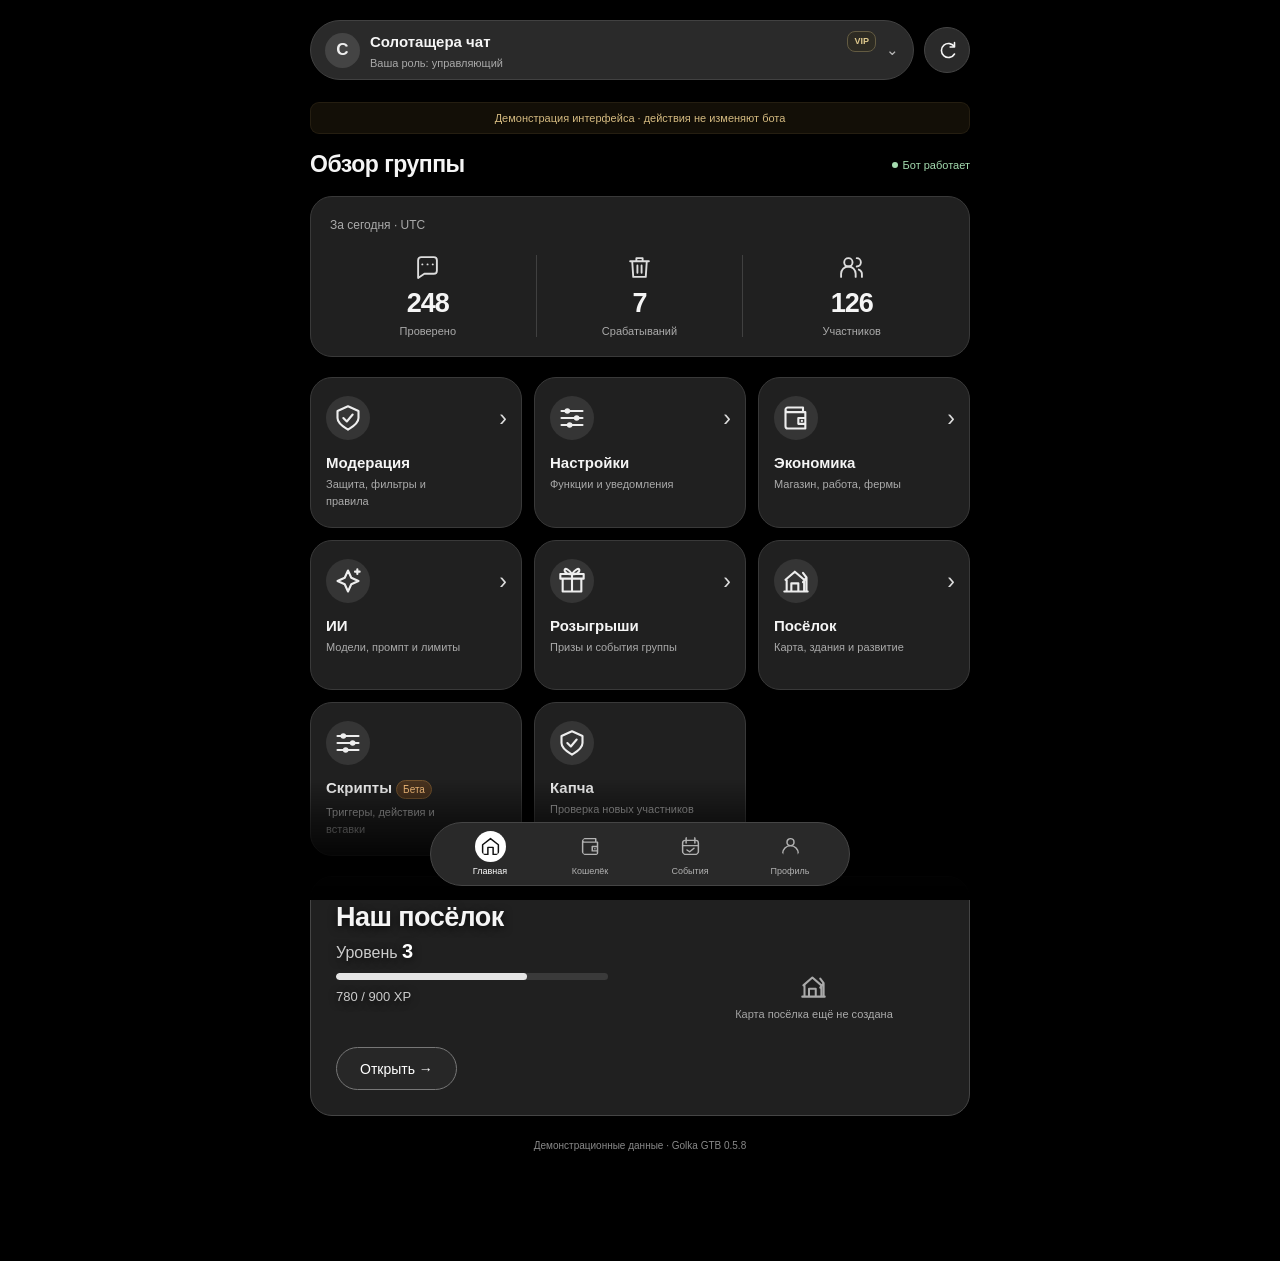
<file: legacy.html>
<!doctype html>
<html lang="ru">
<head>
<meta charset="utf-8"><meta name="viewport" content="width=device-width, initial-scale=1, viewport-fit=cover"><meta name="theme-color" content="#000000"><meta name="color-scheme" content="dark"><meta name="referrer" content="no-referrer"><meta http-equiv="Content-Security-Policy" content="default-src 'self'; script-src 'self' 'unsafe-inline' https://telegram.org; style-src 'self' 'unsafe-inline'; img-src 'self' blob: data: https:; media-src 'self' blob:; font-src 'self' data:; connect-src https:; base-uri 'none'; form-action 'none'">
<meta name="golka-cache-version" content="400d20294a42b25c">
<script>try{var _sp=new URLSearchParams(location.search),_d=_sp.get('design');var _m=String(location.hash||'').match(/(?:^|[#&])tgWebAppData=([^&]+)/)||String(location.search||'').match(/(?:^\?|&)tgWebAppData=([^&]+)/);if(_m&&_m[1]){try{sessionStorage.setItem('golka.tgInitData',decodeURIComponent(_m[1]))}catch(_){try{sessionStorage.setItem('golka.tgInitData',_m[1])}catch(__){}}}if(_d==='tg'){localStorage.setItem('golka.uiDesign','tg');var _u=new URL('index.html',location.href);_u.search=location.search;_u.hash=location.hash;location.replace(_u.href);}else if(_d==='legacy'){localStorage.setItem('golka.uiDesign','legacy');}if(localStorage.getItem('golka.powerSave')==='1')document.documentElement.classList.add('tg-power-save');}catch(e){}</script>
<script src="local-cache.js?v=400d20294a42b25c"></script>
<title>Golka GTB · Мини-приложение</title>
<script src="https://telegram.org/js/telegram-web-app.js" async id="tg-sdk"></script>
<style>
:root{--bg:#0a111e;--panel:#121f31;--panel2:#17283d;--line:#25364c;--text:#f1f5fc;--muted:#97aac6;--cyan:#35d4f7;--blue:#458aff;--green:#3de59d;--yellow:#f8c955;--red:#ff7f91;--safe:env(safe-area-inset-bottom,0px);font-family:Inter,-apple-system,BlinkMacSystemFont,"Segoe UI",sans-serif;color-scheme:dark}
*{box-sizing:border-box}body{margin:0;background:linear-gradient(180deg,#080f1c 0%,#0e1d2d 48%,#18364a 100%) fixed;color:var(--text);font-size:15px;-webkit-tap-highlight-color:transparent}button,input,select,textarea{font:inherit}button{color:inherit;cursor:pointer}button:disabled{opacity:.42;cursor:default}button:focus-visible,a:focus-visible,input:focus-visible,textarea:focus-visible,select:focus-visible{outline:2px solid var(--cyan);outline-offset:4px}button{touch-action:manipulation}button svg{pointer-events:none}.shell{max-width:720px;margin:auto;padding:0 20px calc(110px + var(--safe));min-height:100dvh}.topbar{display:flex;align-items:center;justify-content:space-between;padding:22px 0 24px}.brand{display:flex;align-items:center;gap:11px}.brand-logo{height:40px;width:40px;border-radius:14px;display:grid;place-items:center;font-size:26px;font-weight:850;background:linear-gradient(180deg,#25def8,#2379f8 60%,#925aff);box-shadow:0 6px 26px #249cff33;transform:rotate(-7deg)}.brand h1{font-size:18px;letter-spacing:-.6px;margin:0 0 4px}.eyebrow{font-size:11px;letter-spacing:1.8px;text-transform:uppercase;color:var(--muted)}.icon-btn{border:1px solid var(--line);background:#152235;border-radius:14px;height:40px;width:40px;display:grid;place-items:center}.icon{width:23px;height:23px;display:inline-block;vertical-align:middle;fill:none;stroke:currentColor;stroke-width:1.8;stroke-linecap:round;stroke-linejoin:round}.group-picker{width:100%;padding:15px;border:1px solid var(--line);background:linear-gradient(180deg,#132033,#1b2d43);border-radius:19px;display:flex;align-items:center;text-align:left;gap:13px;box-shadow:0 10px 26px #0002}.group-avatar{height:47px;width:47px;flex-shrink:0;border-radius:16px;background:linear-gradient(180deg,#4279e8,#2ed7f1);display:grid;place-items:center;color:white;font-weight:750;font-size:23px}.group-title{font-weight:700;font-size:16px;display:block;max-width:440px;overflow:hidden;text-overflow:ellipsis;white-space:nowrap}.group-sub{font-size:12px;color:var(--muted);display:block;margin-top:5px}.chevron{margin-left:auto;color:#8ea9cd}.statusbar{display:flex;justify-content:space-between;align-items:center;gap:8px;margin:15px 0 26px;padding:12px 14px;background:#111f2d;border:1px solid #1c3341;border-radius:15px;color:var(--green);font-size:13px}.statusdot{display:inline-block;width:8px;height:8px;background:currentColor;border-radius:50%;box-shadow:0 0 10px #3de59d66;margin-right:7px}.tier{padding:5px 10px;color:var(--yellow);border:1px solid #8d691b;background:linear-gradient(180deg,#674e1344,#553c1177);border-radius:9px;font-weight:750;font-size:11px;white-space:nowrap}.tier.free{color:var(--muted);border-color:var(--line);background:#233049}.heading{display:flex;justify-content:space-between;align-items:center;margin-bottom:18px;gap:8px}h2{font-size:25px;margin:0;letter-spacing:-.8px}h3{font-size:16px;margin:0 0 6px;letter-spacing:-.2px}.role{font-size:11px;color:var(--muted)}.role b{color:var(--cyan);font-weight:500}.card{border:1px solid var(--line);border-radius:20px;background:linear-gradient(180deg,#111c2c,#192a3e);box-shadow:inset 0 1px 0 #ffffff06,0 8px 22px #0001;padding:19px;margin-bottom:16px}.caption{color:var(--muted);font-size:12px;line-height:1.65}.stats{display:grid;grid-template-columns:repeat(3,1fr);margin-top:19px}.stat{padding:0 10px;border-right:1px solid var(--line);text-align:center}.stat:first-child{padding-left:0}.stat:last-child{border:0;padding-right:0}.stat .icon{width:25px;height:25px;color:var(--cyan);margin-bottom:9px}.stat:nth-child(2) .icon{color:var(--red)}.stat:nth-child(3) .icon{color:#a396ff}.stat-number{font-size:27px;line-height:1.1;font-weight:750;letter-spacing:-1px}.stat-label{font-size:11px;color:var(--muted);margin-top:7px}.feature-grid{display:grid;grid-template-columns:1fr 1fr;gap:12px;margin:20px 0}.feature-card{background:linear-gradient(180deg,#111d2b,#1b2c43);border:1px solid #2b3e57;border-radius:19px;min-height:130px;padding:18px 15px;text-align:left;position:relative;transition:transform .15s,border-color .15s}.feature-card:hover{transform:translateY(-2px);border-color:#4488a2}.feature-card .feature-icon{display:flex;width:44px;height:44px;border-radius:13px;align-items:center;justify-content:center;margin-bottom:14px;background:linear-gradient(180deg,#1268b44d,#28486e);color:#70dcff;box-shadow:inset 0 1px 1px #ffffff22,0 6px 15px #0003}.feature-card:nth-child(2) .feature-icon{color:#bc9aff;background:linear-gradient(180deg,#37276255,#554477)}.feature-card:nth-child(3) .feature-icon{color:#ffcf66;background:linear-gradient(180deg,#6e461355,#705a2c)}.feature-card:nth-child(4) .feature-icon{color:#c5a0ff;background:linear-gradient(180deg,#461b8a55,#6c45ad)}.feature-card:nth-child(5) .feature-icon{color:#ffa1ac;background:linear-gradient(180deg,#77214955,#823c5c)}.feature-card:nth-child(6) .feature-icon{color:#86e4b8;background:linear-gradient(180deg,#12423155,#346454)}.feature-card .icon{width:28px;height:28px}.feature-card strong{font-size:15px;display:block;margin-bottom:5px}.feature-card small{color:var(--muted);font-size:11px;line-height:1.5;display:block;max-width:145px}.feature-arrow{position:absolute;top:25px;right:14px;color:#748da9;font-size:23px}.village-hero{position:relative;overflow:hidden;min-height:214px;padding:23px;background:linear-gradient(180deg,#11273b,#102429 80%);border:1px solid #2f4d61;border-radius:22px;margin-top:20px}.village-hero .village-art{position:absolute;right:-22px;bottom:-25px;width:60%;height:245px;opacity:.95;pointer-events:none;filter:drop-shadow(0 7px 12px #0008)}.village-info{position:relative;width:56%;z-index:1}.village-info h2{font-size:23px}.village-info p{color:var(--muted);font-size:13px;margin:11px 0}.village-info b{color:var(--cyan)}.progress{height:7px;background:#22364e;border-radius:20px;overflow:hidden;margin:12px 0 7px}.progress>i{display:block;height:100%;background:linear-gradient(180deg,#6aecf5,#26b7e8);border-radius:20px}.village-info .caption{font-size:11px}.btn{border:1px solid #336482;background:#162c40;color:var(--cyan);padding:12px 16px;min-height:44px;border-radius:13px;display:inline-flex;justify-content:center;align-items:center;gap:9px;font-weight:650;font-size:13px;text-decoration:none}.btn.primary{background:linear-gradient(180deg,#4584ee,#27c4eb);border-color:#4ec7f0;color:#071724;box-shadow:0 5px 20px #179adb22}.btn.secondary{background:#1a2a40;color:#b9cae1;border-color:var(--line)}.btn.danger{color:var(--red);background:#61324433;border-color:#794358}.btn.wide{width:100%}.village-info .btn{margin-top:14px;padding:10px 16px}.bottom-nav{position:fixed;bottom:0;left:50%;transform:translateX(-50%);width:min(100%,720px);z-index:10;display:grid;grid-template-columns:repeat(4,1fr);padding:12px 13px calc(12px + var(--safe));background:linear-gradient(#122033ee,#0d1728fa);backdrop-filter:blur(20px);border-top:1px solid #2a3c54;box-shadow:0 -12px 40px #070d1644;border-radius:25px 25px 0 0}.nav-item{border:0;background:transparent;color:#8fabc9;display:flex;align-items:center;flex-direction:column;gap:6px;padding:5px;border-radius:10px;position:relative;font-size:10px}.nav-item .icon{width:23px;height:23px}.nav-item.active{color:var(--cyan)}.nav-item.active:after{content:'';height:3px;width:27px;border-radius:5px;background:var(--cyan);position:absolute;bottom:-8px;box-shadow:0 0 12px #22d2f666}.section-label{text-transform:uppercase;color:var(--muted);font-size:10px;letter-spacing:1.5px;margin:25px 0 12px}.row{display:flex;align-items:center;gap:13px;padding:15px 0;border-bottom:1px solid #283a4c88;text-align:left;width:100%;background:none;color:inherit;border-left:0;border-right:0;border-top:0}.row:last-child{border-bottom:0;padding-bottom:2px}.row:first-child{padding-top:2px}.row-body{flex:1;min-width:0}.row strong{display:block;font-size:14px;font-weight:600}.row small{display:block;color:var(--muted);font-size:12px;line-height:1.5;margin-top:5px}.switch{flex-shrink:0;width:43px;height:25px;border:1px solid #46576e;background:#304056;border-radius:20px;position:relative;padding:0}.switch:after{content:'';position:absolute;top:3px;left:3px;border-radius:50%;width:17px;height:17px;background:#acbcd0;transition:transform .18s,background .18s}.switch[aria-checked=true]{background:#25bcd22a;border-color:#25aabd}.switch[aria-checked=true]:after{background:var(--cyan);transform:translateX(18px);box-shadow:0 0 10px #2cd7ee44}.switch[aria-busy=true]{opacity:.5}.chips{display:flex;gap:7px;flex-wrap:wrap;margin:12px 0}.chip{font-size:11px;background:#22344b;border:1px solid #334c69;color:#b7cce4;padding:6px 10px;border-radius:9px}.chip.on{color:var(--cyan);border-color:#35738c;background:#16414e55}.wallet-hero{padding:24px;background:linear-gradient(180deg,#152033,#203d56);border-color:#2b5065}.wallet-total{font-size:39px;font-weight:750;letter-spacing:-1.5px;margin:13px 0}.wallet-total span{font-size:22px;color:var(--muted);font-weight:400}.wallet-secondary{display:flex;align-items:center;gap:9px;color:#ffda6b;font-size:17px}.wallet-actions{display:flex;gap:10px;margin-top:22px}.wallet-actions .btn{flex:1}.two-col{display:grid;grid-template-columns:1fr 1fr;gap:12px}.mini-card{padding:18px;border:1px solid var(--line);border-radius:17px;background:#152236}.mini-card .icon{color:var(--cyan);margin-bottom:13px}.big{font-size:25px;font-weight:750;margin:8px 0}.empty{text-align:center;padding:28px 15px;color:var(--muted);font-size:13px;line-height:1.7}.empty .icon{width:40px;height:40px;display:block;margin:0 auto 13px;color:#53799c}.note{font-size:12px;line-height:1.7;padding:14px 16px;border-radius:14px;border:1px solid #2c4a64;color:#a8c8e2;background:#152b3d;margin:15px 0}.note.warning{color:#e1c58b;border-color:#5f5032;background:#44382044}.page-title{display:flex;align-items:center;gap:10px;margin:2px 0 20px}.page-title .icon{color:var(--cyan)}.page-title h2{font-size:24px}.muted{color:var(--muted)}.profile-head{display:flex;gap:16px;align-items:center;margin:25px 0}.profile-avatar{width:65px;height:65px;border-radius:21px;background:linear-gradient(180deg,#7362c0,#2a8caf);display:grid;place-items:center;font-size:29px;font-weight:700}.field-label{display:block;margin:15px 0 8px;color:var(--muted);font-size:12px}input,textarea,select{width:100%;padding:13px;border:1px solid #364a64;border-radius:12px;background:#0e1c2d;color:var(--text);min-height:46px}textarea{resize:vertical;min-height:180px;line-height:1.65}select{appearance:auto}dialog{border:1px solid #35516f;border-radius:24px;background:#122135;color:var(--text);padding:24px;width:min(94%,500px);max-height:85dvh;box-shadow:0 25px 90px #000a}dialog::backdrop{background:#030811c4;backdrop-filter:blur(6px)}dialog .dialog-head{display:flex;align-items:center;justify-content:space-between;gap:10px;margin-bottom:20px}dialog h2{font-size:21px}.dialog-actions{display:flex;gap:10px;margin-top:20px}.dialog-actions .btn{flex:1}.toast{position:fixed;bottom:calc(95px + var(--safe));left:50%;transform:translate(-50%,20px);opacity:0;pointer-events:none;background:#203851;border:1px solid #42627f;color:#f4f8ff;box-shadow:0 10px 40px #0008;padding:13px 20px;border-radius:14px;max-width:90%;font-size:13px;z-index:100;transition:.2s;text-align:center}.toast.show{opacity:1;transform:translate(-50%,0)}.demo-banner{font-size:11px;text-align:center;padding:9px;border-radius:9px;background:#604d2433;color:#d4ba80;margin:0 0 17px;border:1px solid #6e5d3733}.error-box{padding:25px;text-align:center;line-height:1.8}.error-box h2{font-size:22px;margin-bottom:13px}.error-box p{color:var(--muted);font-size:13px}.loading{min-height:220px;display:grid;place-items:center;color:var(--muted)}.loader{width:26px;height:26px;border:2px solid #28465a;border-top-color:var(--cyan);border-radius:50%;animation:spin .8s linear infinite;margin:0 auto 15px}@keyframes spin{to{transform:rotate(360deg)}}.view{animation:appear .22s ease}@keyframes appear{from{opacity:0;transform:translateY(5px)}to{opacity:1;transform:translateY(0)}}.map-image{width:100%;border-radius:15px;display:block;margin:16px 0;border:1px solid var(--line)}.text-content{white-space:pre-wrap;font-size:13px;line-height:1.8;color:#c5d2e6;overflow-wrap:anywhere}.tiny{font-size:11px}.event-mark{width:34px;height:34px;border-radius:11px;background:#24455b55;display:grid;place-items:center;color:var(--cyan);flex-shrink:0}.event-mark .icon{width:17px;height:17px}.connected-label{font-size:10px;color:#637c99;text-align:center;margin-top:24px}.filter{margin-bottom:8px}.version-block{border-bottom:1px solid var(--line);padding:16px 0}.version-block h3{color:var(--cyan)}.version-block p{line-height:1.75;font-size:12px;white-space:pre-line;color:var(--muted)}@media(min-width:600px){.shell{padding-left:30px;padding-right:30px}.feature-grid{grid-template-columns:repeat(3,1fr)}.feature-card{min-height:150px}.village-hero{min-height:230px}.village-info{width:52%}.village-hero .village-art{width:50%;right:10px;height:280px}.topbar{padding-top:30px}}@media(max-width:350px){.shell{padding-left:12px;padding-right:12px}.feature-card{padding:14px 11px}.group-title{max-width:210px}h2{font-size:22px}.role{max-width:110px;text-align:right}.stat-number{font-size:23px}}@media(prefers-reduced-motion:reduce){*,*:before,*:after{animation:none!important;transition:none!important;scroll-behavior:auto!important}}

[hidden]{display:none!important}.topbar{gap:15px;padding:22px 0 18px}.topbar .group-picker{flex:1;min-width:0;width:auto;background:none;border:0;box-shadow:none;padding:0}.group-text{flex:1;min-width:0}.topbar .group-title{font-size:18px;max-width:100%;letter-spacing:-.4px}.topbar .icon-btn{flex-shrink:0}.group-avatar,.profile-avatar{overflow:hidden;position:relative}.avatar-photo{width:100%;height:100%;object-fit:cover;display:block}.village-hero.map-hero{padding:0;background:#132335;min-height:0}.village-cover{height:210px;display:grid;place-items:center;background:#0e1a27;overflow:hidden}.village-cover img{width:100%;height:100%;max-height:210px;object-fit:contain;display:block}.village-summary{padding:19px}.village-summary .heading{margin-bottom:8px}.village-summary h2{font-size:21px}.village-summary .progress{max-width:70%;margin-top:15px}.map-placeholder{display:grid;place-items:center;text-align:center;gap:10px;min-height:150px;padding:20px;color:var(--muted);font-size:12px}.map-placeholder .icon{width:35px;height:35px;color:#6587a5}.village-level{font-size:12px;color:var(--cyan)}

.village-hero.map-hero{position:relative;min-height:190px;background:linear-gradient(180deg,#0b1828,#18344a);isolation:isolate}.map-hero .village-cover{position:absolute;inset:0 0 0 auto;height:100%;width:78%;background:transparent;overflow:hidden;pointer-events:none;-webkit-mask-image:linear-gradient(90deg,transparent 0%,#0003 15%,#000b 38%,#000 60%);mask-image:linear-gradient(90deg,transparent 0%,#0003 15%,#000b 38%,#000 60%)}.map-hero .village-cover img{position:absolute;inset:0;width:100%;height:100%;max-height:none;object-fit:cover;object-position:60% center}.map-hero .village-cover:after{display:none}.map-hero .village-summary{position:relative;z-index:1;padding:19px 20px;width:58%;min-height:190px;display:flex;flex-direction:column;align-items:flex-start;text-shadow:0 2px 9px #05111aaa}.map-hero .village-summary h2{font-size:21px;margin:0 0 7px;letter-spacing:-.55px;white-space:nowrap}.map-hero .village-level{color:#bed8ee;font-size:13px;margin-bottom:0}.map-hero .village-level b{color:var(--cyan);font-size:16px}.map-hero .village-summary .progress{width:100%;max-width:100%;height:7px;margin:10px 0 6px}.map-hero .village-summary .caption{font-size:11px;color:#b4d4ed;white-space:nowrap}.map-hero .village-summary>div:last-child{margin-top:auto!important;padding-top:13px}.map-hero .btn{min-height:36px;border-radius:22px;padding:8px 17px;background:#0a2941bb;border-color:#24c5ee;font-size:12px;box-shadow:0 0 18px #19b8df13}.map-hero .map-placeholder{position:absolute;right:0;top:0;width:62%;height:100%;font-size:11px;color:#90acc6;gap:8px;align-content:center;padding:12px;z-index:1}.map-hero .map-placeholder .icon{width:27px;height:27px}@media(min-width:600px){.village-hero.map-hero,.map-hero .village-summary{min-height:238px}.map-hero .village-summary{width:49%;padding:25px}.map-hero .village-cover{width:76%}.map-hero .village-summary h2{font-size:27px}.map-hero .village-level{font-size:16px}.map-hero .village-level b{font-size:20px}.map-hero .village-summary .caption{font-size:13px}.map-hero .btn{font-size:14px;min-height:43px;padding:10px 23px}}

/* Wallet cards: the inactive card recedes; no glow or decorative effects. */
.wallet-carousel{position:relative;height:205px;margin:4px -20px 0;perspective:900px;overflow:hidden;touch-action:pan-y}
.currency-card{position:absolute;left:20px;top:0;width:calc(100% - 65px);height:192px;border:1px solid #43b4df;border-radius:20px;padding:21px 23px;background:linear-gradient(180deg,#087fbd,#07568b);color:#fff;transform-origin:left center;transition:transform .32s ease,opacity .32s ease;display:flex;flex-direction:column;justify-content:space-between;backface-visibility:hidden;cursor:pointer;text-align:left}
.currency-card.energy{background:linear-gradient(180deg,#8550bd,#56317e);border-color:#a67bcb}
.currency-card.selected{z-index:2;transform:translateX(0) rotateY(0deg)}
.currency-card.after{z-index:1;transform:translateX(calc(100% + 10px)) rotateY(48deg);opacity:.95}
.currency-card.before{z-index:1;transform-origin:right center;transform:translateX(calc(-100% - 10px)) rotateY(-48deg);opacity:.95}
.currency-card-header{display:flex;justify-content:space-between;font-size:17px;font-weight:650;gap:8px}.currency-card-header span:last-child{font-size:20px}
.currency-card-label{font-size:13px;color:#d0e6f3;margin-bottom:9px}.currency-card-balance{font-size:34px;line-height:1.15;letter-spacing:-.8px;font-weight:650;font-variant-numeric:tabular-nums;overflow-wrap:anywhere}.currency-card-footer{font-size:11px;color:#c3daea;overflow:hidden;text-overflow:ellipsis;white-space:nowrap}
.wallet-dots{display:flex;justify-content:center;gap:8px;margin:5px 0 17px}.wallet-dots button{width:8px;height:8px;padding:0;border:0;border-radius:50%;background:#385671}.wallet-dots button[aria-pressed=true]{background:var(--cyan)}
.wallet-quick{display:grid;grid-template-columns:repeat(3,1fr);gap:9px;margin:0 0 25px}.wallet-quick .btn{padding:12px 5px;font-size:12px;font-weight:500;background:transparent;border-color:#41677f;gap:7px;color:#e4edf6}.wallet-quick .icon{width:19px;height:19px}
.wallet-history{margin:0 0 24px}.wallet-history .heading{margin-bottom:6px}.wallet-history h3{font-size:19px;margin:0}.history-all{background:none;border:0;color:var(--cyan);padding:9px 0;font-size:12px}.history-row{display:flex;align-items:center;gap:12px;padding:17px 0;border-bottom:1px solid #294253}.history-row:last-child{border-bottom:0}.history-avatar{border-radius:50%;width:37px;height:37px;background:#2b455a;display:grid;place-items:center;flex-shrink:0;color:#deebf5}.history-row strong{font-size:13px;font-weight:500;display:block}.history-row small{display:block;color:var(--muted);font-size:11px;margin-top:5px}.history-amount{margin-left:auto;white-space:nowrap;font-size:14px;font-variant-numeric:tabular-nums}.history-amount.positive{color:#84e4ba}
.panel-body{white-space:pre-wrap;overflow-wrap:anywhere;line-height:1.65;font-size:14px}.panel-buttons{display:grid;gap:8px;margin-top:20px}.panel-button-row{display:flex;gap:8px;flex-wrap:wrap}.panel-button-row .btn{flex:1;min-width:95px;font-weight:500}.panel-form{margin-top:18px}.panel-form textarea{min-height:90px}.panel-form input{width:100%}.panel-map{max-width:100%;border-radius:16px;margin-top:14px}
@media(min-width:600px){.wallet-carousel{height:248px}.currency-card{height:235px;padding:25px 30px}.currency-card-balance{font-size:42px}.currency-card-header{font-size:20px}.currency-card-label{font-size:15px}.currency-card-footer{font-size:13px}}
@media(prefers-reduced-motion:reduce){.currency-card{transition:none}}


/* Chat-inspired dark theme: neutral controls, colored currency cards. */
:root{--bg:#000;--panel:#242424;--panel2:#2d2d2d;--line:#404040;--text:#f5f5f5;--muted:#aaa;--cyan:#f5f5f5;--blue:#eee;--green:#a4dbaf;--yellow:#dfc98d;--red:#f39a9f;font-family:-apple-system,BlinkMacSystemFont,"Segoe UI",Roboto,Arial,sans-serif}
body{background:#000;color:var(--text)}
.topbar{gap:10px;padding-top:20px;padding-bottom:22px}
.topbar .group-picker{background:#2a2a2a;border:1px solid #414141;border-radius:32px;padding:10px 14px;gap:10px;min-height:58px}
.topbar .group-title{font-size:15px;letter-spacing:0}.group-sub{font-size:11px;color:#aaa}.chevron{color:#bbb}
.group-avatar{height:35px;width:35px;border-radius:50%;background:#444;color:#eee;font-size:17px}
.icon-btn{border:1px solid #454545;background:#2a2a2a;border-radius:50%;width:46px;height:46px}.icon-btn .icon{width:21px;height:21px}
h2{letter-spacing:-.5px}.page-title{margin-bottom:18px}.page-title .icon{display:none}.page-title h2{font-size:25px}
.card,.mini-card,.feature-card{background:#202020;border-color:#393939;box-shadow:none;border-radius:22px}
.feature-card{display:flex;flex-direction:column;align-items:flex-start;justify-content:flex-start}
.feature-card:hover{border-color:#666;transform:none}.feature-card .feature-icon,.feature-card:nth-child(n) .feature-icon{color:#eee;background:#353535;box-shadow:none;border-radius:50%;flex-shrink:0}
.feature-arrow{top:28px;line-height:24px}
.icon-btn,.event-mark,.history-avatar,.catalog-symbol,.sub-plan-icon,.model-logo{display:inline-flex;align-items:center;justify-content:center;line-height:1}
.icon-btn .icon,.event-mark .icon,.history-avatar .icon,.feature-icon .icon,.nav-item .icon,.stat .icon,.mini-card .icon{display:block;flex-shrink:0}
.stat .icon{margin:0 auto 9px}
.feature-arrow,.role b,.version-block h3,.stat .icon,.stat:nth-child(n) .icon,.mini-card .icon{color:#ddd}
.statusbar{background:#202020;border-color:#383838;border-radius:24px}.statusdot{box-shadow:none}.tier{background:#2d2b23;border-color:#635b42}.tier.free{background:#303030;border-color:#484848}
.btn,.btn.secondary{background:#2d2d2d;border-color:#484848;color:#f5f5f5;border-radius:25px;box-shadow:none;font-weight:500}
.btn:hover{background:#383838}.btn.primary{background:#f3f3f3;border-color:#f3f3f3;color:#111;box-shadow:none}.btn.primary:hover{background:#ddd}.btn.danger{background:#392427;border-color:#694347;color:#ffb1b5}
.row{border-bottom-color:#333}.event-mark{background:#303030;color:#ddd;border-radius:50%}
.progress{background:#3a3a3a}.progress>i{background:#e5e5e5}
.switch{background:#414141;border-color:#5b5b5b}.switch:after{background:#b5b5b5}.switch[aria-checked=true]{background:#eee;border-color:#eee}.switch[aria-checked=true]:after{background:#171717;box-shadow:none}
.chip,.chip.on{background:#303030;border-color:#4c4c4c;color:#eee;border-radius:14px}
.note{background:#222;border-color:#424242;color:#ccc}.note.warning{background:#2b271d;border-color:#5b5138;color:#ddca9d}
input,textarea,select{background:#181818;border-color:#505050;border-radius:17px;color:#f5f5f5}
dialog{background:#222;border-color:#494949;border-radius:28px;box-shadow:0 20px 70px #0009}dialog::backdrop{background:#000b;backdrop-filter:blur(3px)}
.toast{background:#333;border-color:#555;color:#fff;border-radius:24px;box-shadow:none}.text-content{color:#ddd}.empty .icon,.map-placeholder .icon{color:#aaa}.loader{border-color:#444;border-top-color:#eee}.connected-label{color:#888}.profile-avatar{background:#3b3b3b;border-radius:50%}
.bottom-nav{bottom:calc(12px + var(--safe));width:min(calc(100% - 24px),696px);padding:9px 12px 10px;border:1px solid #454545;border-radius:34px;background:#2b2b2b;backdrop-filter:none;box-shadow:none}
.nav-item{color:#b2b2b2;font-size:10px;gap:5px;padding:2px 4px}.nav-item .icon{width:34px;height:34px;padding:6px;box-sizing:content-box;border-radius:50%;stroke-width:1.7}.nav-item.active{color:#fff}.nav-item.active .icon{background:#fff;color:#111}.nav-item.active:after{display:none}
.wallet-dots button{background:#555}.wallet-dots button[aria-pressed=true]{background:#f5f5f5}
.wallet-quick{gap:8px;margin-bottom:25px}.wallet-quick .btn{background:#2c2c2c;border:1px solid #484848;border-radius:28px;color:#f5f5f5;min-height:47px;padding:11px 4px;font-size:12px}.wallet-quick .btn:hover{background:#383838}
.history-all{color:#bbb}.history-row{border-bottom-color:#343434}.history-avatar{background:#2b2b2b;color:#e9e9e9;border:1px solid #3a3a3a}.history-amount.positive{color:#a4dbaf}.history-row strong{font-weight:600}
.village-hero.map-hero{background:#202020;border-color:#454545}.map-hero .village-summary{text-shadow:0 2px 9px #000b}.map-hero .village-level,.map-hero .village-summary .caption{color:#ccc}.map-hero .village-level b{color:#fff}.map-hero .btn{background:#292929e6;border-color:#777;color:#fff;box-shadow:none}.map-hero .map-placeholder{color:#aaa}
@media(max-width:350px){.wallet-quick{gap:5px}.wallet-quick .btn{font-size:11px;gap:4px}.wallet-quick .icon{width:16px;height:16px}.nav-item{font-size:9px}.topbar .group-title{font-size:13px}}


/* Compact capsule navigation. */
.bottom-nav{width:min(calc(100% - 40px),420px);bottom:calc(14px + var(--safe));border-radius:999px;padding:7px 10px;background:#292929;align-items:center;gap:2px}
.nav-item{padding:1px 3px;gap:3px;font-size:9px;line-height:12px;min-width:0;border-radius:999px}
.nav-item .icon{width:21px;height:21px;padding:5px;box-sizing:content-box;border-radius:50%}
.nav-item.active .icon{background:#fff;color:#111}
@media(max-width:350px){.bottom-nav{width:calc(100% - 24px);padding:6px 8px}.nav-item{font-size:8px}.nav-item .icon{width:19px;height:19px;padding:5px}}


/* Fade scrolling content beneath the floating navigation. */
body::after{content:"";position:fixed;left:0;right:0;bottom:0;height:calc(120px + var(--safe));background:linear-gradient(to bottom,transparent 0%,rgba(0,0,0,.5) 35%,rgba(0,0,0,.94) 73%,#000 100%);pointer-events:none;z-index:9}

.version-block ul{padding-left:19px;margin:12px 0 0;color:var(--muted);font-size:13px;line-height:1.65}.version-block li{margin:0 0 10px;padding-left:3px}

.group-name-line{display:flex;align-items:center;gap:7px;min-width:0}.group-name-line .group-title{flex:1;min-width:0}.group-name-line .tier{flex-shrink:0;padding:3px 6px;font-size:9px;border-radius:8px;line-height:13px}.overview-heading{gap:10px;margin-top:7px}.overview-heading h2{font-size:23px;white-space:nowrap}.overview-status{display:inline-flex;align-items:center;justify-content:flex-end;flex-shrink:0;color:var(--green);font-size:11px;white-space:nowrap}.overview-status .statusdot{width:6px;height:6px;margin-right:5px}.overview-status.paused{color:var(--yellow)}
@media(max-width:350px){.overview-heading h2{font-size:20px}.overview-status{font-size:10px}.group-name-line{gap:4px}.group-name-line .tier{font-size:8px;padding:2px 4px}}


.currency-card-footer{display:flex;align-items:center;justify-content:space-between;gap:10px;overflow:visible;white-space:normal}.currency-card-footer>span{min-width:0;overflow:hidden;text-overflow:ellipsis;white-space:nowrap}.card-topup{border:1px solid #ffffff65;border-radius:999px;background:#0002;color:#fff;padding:7px 12px;flex-shrink:0;font-size:11px;line-height:15px;min-height:31px}.card-topup:hover{background:#0004}.currency-card:not(.selected) .card-topup{visibility:hidden;pointer-events:none}
@media(max-width:350px){.card-topup{font-size:10px;padding:5px 9px}.currency-card-footer{gap:6px}}


.topup-caption{color:var(--muted);font-size:13px;margin:0 0 22px}.topup-form .field-label{margin:0 0 9px}.topup-quantity{display:flex;align-items:center;gap:12px;background:#181818;border:1px solid #505050;border-radius:20px;padding:10px 17px}.topup-quantity:focus-within{border-color:#aaa}.topup-quantity input{background:none;border:0;border-radius:0;min-height:46px;padding:0;font-size:30px;font-weight:600;outline:none;min-width:0;appearance:textfield;-moz-appearance:textfield}.topup-quantity input::-webkit-inner-spin-button,.topup-quantity input::-webkit-outer-spin-button{-webkit-appearance:none;margin:0}.topup-quantity span{font-size:25px}.topup-presets{display:grid;grid-template-columns:repeat(3,1fr);gap:8px;margin:10px 0}.topup-presets button{padding:9px 5px;border-radius:18px;border:1px solid #454545;background:#303030;font-size:12px}.topup-presets button[aria-pressed=true]{border-color:#ddd;background:#454545;color:#fff}.topup-hint{font-size:11px;color:var(--muted);margin:8px 0 20px}.topup-price{display:flex;justify-content:space-between;align-items:center;font-size:14px;gap:10px;margin-bottom:7px}.topup-price strong{font-size:24px}.topup-rate{color:var(--muted);font-size:12px;margin-bottom:16px}.topup-tiers{display:grid;grid-template-columns:repeat(3,1fr);gap:8px;margin-bottom:20px}.topup-tiers div{border:1px solid #3c3c3c;border-radius:14px;text-align:center;padding:9px 4px;color:#aaa;font-size:10px;line-height:1.7}.topup-tiers b{display:block;color:#ddd;font-weight:500;font-size:12px}.topup-tiers .selected{border-color:#888;background:#303030;color:#eee}.topup-cancel{display:block;width:100%;padding:10px;border:0;background:none;color:#aaa;font-size:12px;margin-top:6px}.topup-error{color:var(--red);font-size:12px;line-height:1.5;margin:0 0 12px}.topup-footnote{color:#999;font-size:11px;text-align:center;margin:10px 0 0}.topup-form .btn.primary{min-height:47px}

#topup-validation:empty{display:none}.topup-price{margin-bottom:20px}

.build-state{font-size:10px;font-weight:500;color:#c9ba8d;border:1px solid #5a5340;border-radius:20px;padding:4px 8px;margin-left:9px;vertical-align:middle;letter-spacing:0}.commerce-caption{color:#aaa;line-height:1.6;font-size:12px;margin:0 0 17px}.commerce-form .field-label{margin-top:16px}.currency-choices,.store-tabs{display:flex;gap:7px;margin:10px 0 17px}.currency-choices button,.store-tabs button{flex:1;min-width:0;padding:10px 6px;border:1px solid #454545;border-radius:19px;background:#2d2d2d;color:#bbb;font-size:12px}.currency-choices button[aria-pressed=true],.store-tabs button[aria-pressed=true]{color:#111;background:#eee;border-color:#eee}.commerce-balance{font-size:12px;color:#aaa;margin:8px 0}.commerce-amount{display:flex;align-items:center;border:1px solid #505050;border-radius:18px;background:#181818;padding:0 14px;gap:8px}.commerce-amount input{border:0;background:none;border-radius:0;padding:13px 0;min-width:0;font-size:24px;outline:none}.commerce-amount span{white-space:nowrap;color:#ddd}.amount-shortcuts{display:flex;gap:8px;margin:9px 0 19px}.amount-shortcuts button{border:1px solid #444;background:#303030;border-radius:18px;font-size:11px;padding:7px 13px;color:#ddd}.commerce-form .btn.primary{margin-top:8px}.commerce-error{color:var(--red);font-size:12px;line-height:1.55;margin:10px 0}.commerce-error:empty{display:none}.checkout-amount{text-align:center;font-size:35px;font-weight:650;letter-spacing:-.7px;margin:19px 0 24px}.checkout-summary{border:1px solid #3c3c3c;border-radius:20px;padding:3px 15px;margin-bottom:18px}.checkout-summary>div{display:flex;justify-content:space-between;align-items:flex-start;gap:16px;padding:12px 0;border-bottom:1px solid #393939;font-size:12px;line-height:1.5}.checkout-summary>div:last-child{border:0}.checkout-summary span{color:#aaa;flex-shrink:0}.checkout-summary strong{font-weight:500;overflow-wrap:anywhere;text-align:right}.checkout-buttons{display:grid;gap:9px}.receipt-icon{width:53px;height:53px;display:grid;place-items:center;border-radius:50%;margin:0 auto;color:#b8e8bf;background:#29382c;font-size:25px}.store-balance{font-size:12px;color:#aaa;margin-bottom:17px}.store-grid{display:grid;grid-template-columns:1fr 1fr;gap:10px;margin:10px 0 18px}.store-tile{padding:15px 12px;border:1px solid #444;background:#2a2a2a;border-radius:20px;text-align:left;display:flex;flex-direction:column;gap:8px;min-height:125px}.store-tile .icon{width:23px;height:23px;color:#ddd}.store-tile strong{font-weight:600;font-size:13px;line-height:1.45}.store-tile small{color:#aaa;font-size:11px;line-height:1.55}.store-price{margin-top:auto;font-weight:600;color:#eee;font-size:13px}.store-items{display:grid;gap:9px;margin:10px 0 18px}.store-item{display:flex;align-items:center;gap:12px;width:100%;padding:14px;border:1px solid #444;border-radius:19px;background:#292929;text-align:left}.store-item .row-body{flex:1}.store-item strong{display:block;font-size:13px;font-weight:600}.store-item small{display:block;color:#aaa;font-size:11px;margin-top:5px}.store-item>span:last-child{color:#eee;font-size:12px;white-space:nowrap}.store-footer{display:flex;gap:9px;margin-top:17px}.store-footer .btn{flex:1}.store-section-title{font-size:16px;margin:16px 0 8px}.commerce-form select{font-size:13px}.store-currency-icon{font-size:23px}.store-page-text{font-size:13px;line-height:1.7;color:#ccc;white-space:pre-wrap;margin:10px 0 17px}

html.tg-power-save *,html.tg-power-save *:before,html.tg-power-save *:after{animation:none!important;transition:none!important;scroll-behavior:auto!important}
</style>
<link rel="stylesheet" href="beta.css?v=400d20294a42b25c">
<link rel="stylesheet" href="banners.css?v=400d20294a42b25c">
<link rel="stylesheet" href="controls.css?v=400d20294a42b25c">
<link rel="stylesheet" href="sheets.css?v=400d20294a42b25c">
</head>
<body>
<div id="app-boot" role="status" aria-live="polite"><div class="loader"></div><strong>Загружаем GolkaGTB</strong><span>Подготавливаем приложение и аватарки</span><button id="app-boot-skip" hidden>Пропустить загрузку</button></div>
<script>window.golkaBootStarted=Date.now();setTimeout(()=>{const b=document.getElementById('app-boot-skip');if(b)b.hidden=false},10000);document.getElementById('app-boot-skip').onclick=()=>document.getElementById('app-boot')?.remove();</script>
<svg aria-hidden="true" style="position:absolute;width:0;height:0;overflow:hidden"><defs>
<symbol id="i-home" viewBox="0 0 24 24"><path d="m3 10 9-7 9 7v10a1 1 0 0 1-1 1h-5v-8H9v8H4a1 1 0 0 1-1-1Z"/></symbol>
<symbol id="i-shield" viewBox="0 0 24 24"><path d="m12 2 9 4v6c0 5-6 8-9 10-3-2-9-5-9-10V6Z"/><path d="m8 12 3 3 5-6"/></symbol>
<symbol id="i-settings" viewBox="0 0 24 24"><path d="M3 6h18M3 12h18M3 18h18"/><circle cx="8" cy="6" r="2.4" fill="currentColor" stroke="none"/><circle cx="16" cy="12" r="2.4" fill="currentColor" stroke="none"/><circle cx="10" cy="18" r="2.4" fill="currentColor" stroke="none"/></symbol>
<symbol id="i-wallet" viewBox="0 0 24 24"><path d="M20 7H5a2 2 0 0 1 0-4h13v4M3 5v14a2 2 0 0 0 2 2h15V7M20 12h-6v5h6"/><path d="M17 14.5h.1"/></symbol>
<symbol id="i-ai" viewBox="0 0 24 24"><path d="m12 3 2.8 6.2L21 12l-6.2 2.8L12 21l-2.8-6.2L3 12l6.2-2.8ZM20 2v4m-2-2h4"/></symbol>
<symbol id="i-gift" viewBox="0 0 24 24"><path d="M4 10h16v11H4zM2 6h20v4H2zM12 6v15"/><path d="M12 6C5 7 4 0 8 2c2 1 4 4 4 4Zm0 0c7 1 8-6 4-4-2 1-4 4-4 4Z"/></symbol>
<symbol id="i-village" viewBox="0 0 24 24"><path d="m3 11 8-7 8 7v10H4V11m4 10v-7h6v7M18 5l3 4-3 4m3-4v12M2 21h20"/></symbol>
<symbol id="i-users" viewBox="0 0 24 24"><circle cx="9" cy="7" r="4"/><path d="M2 21v-3a7 7 0 0 1 14 0v3M17 3a4 4 0 0 1 0 8m2 3a5 5 0 0 1 3 5v2"/></symbol>
<symbol id="i-trash" viewBox="0 0 24 24"><path d="M3 6h18M9 6V3h6v3M5 6l1 15h12l1-15M10 10v7m4-7v7"/></symbol>
<symbol id="i-chat" viewBox="0 0 24 24"><path d="M21 15a3 3 0 0 1-3 3H9l-6 4V5a3 3 0 0 1 3-3h12a3 3 0 0 1 3 3Z"/><path d="M7 9h.1M12 9h.1M17 9h.1"/></symbol>
<symbol id="i-calendar" viewBox="0 0 24 24"><rect x="3" y="5" width="18" height="16" rx="3"/><path d="M7 2v6m10-6v6M3 11h18m-13 5 3 2 5-4"/></symbol>
<symbol id="i-user" viewBox="0 0 24 24"><circle cx="12" cy="7" r="4"/><path d="M3 22v-2a9 9 0 0 1 18 0v2"/></symbol>
<symbol id="i-arrow" viewBox="0 0 24 24"><path d="M4 12h16m-6-6 6 6-6 6"/></symbol>
<symbol id="i-back" viewBox="0 0 24 24"><path d="M20 12H4m6-6-6 6 6 6"/></symbol>
<symbol id="i-refresh" viewBox="0 0 24 24"><path d="M20 8a8 8 0 1 0 0 8M20 3v5h-5"/></symbol>
<symbol id="i-bolt" viewBox="0 0 24 24"><path d="m13 2-9 12h7l-1 8 10-13h-8Z"/></symbol>
<symbol id="i-book" viewBox="0 0 24 24"><path d="M12 5C9 2 4 2 2 3v16c4-1 7-1 10 2 3-3 6-3 10-2V3c-2-1-7-1-10 2Zm0 0v16"/></symbol>
<symbol id="i-work" viewBox="0 0 24 24"><rect x="2" y="7" width="20" height="14" rx="3"/><path d="M8 7V3h8v4M2 12c6 5 14 5 20 0M10 13h4v4h-4Z"/></symbol>
<symbol id="i-send" viewBox="0 0 24 24"><path d="m22 2-7 20-4-9-9-4Z"/><path d="m22 2-11 11"/></symbol>
<symbol id="i-shop" viewBox="0 0 24 24"><path d="M5 7h14l2 14H3Z"/><path d="M8 8V6a4 4 0 0 1 8 0v2"/></symbol>
<symbol id="i-close" viewBox="0 0 24 24"><path d="m6 6 12 12M6 18 18 6"/></symbol>
</defs></svg>
<div class="shell">
<header class="topbar"><button id="group-picker" class="group-picker" data-action="groups" aria-label="Выбрать группу" hidden><span class="group-avatar" id="group-avatar">G</span><span class="group-text"><span class="group-name-line"><span class="group-title" id="group-title">Выберите группу</span><span class="tier" id="group-tier" hidden></span></span><span class="group-sub" id="group-sub">Управление группой</span></span><span class="chevron">⌄</span></button><button class="icon-btn" aria-label="Обновить данные" data-action="refresh"><svg class="icon"><use href="#i-refresh"/></svg></button></header>
<div id="demo-banner" class="demo-banner" hidden>Демонстрация интерфейса · действия не изменяют бота</div>
<main id="main" aria-live="polite"><div class="loading"><div><div class="loader"></div>Открываем вашу панель…</div></div></main>
</div>
<nav class="bottom-nav" aria-label="Основная навигация"><button class="nav-item active" data-view="home"><svg class="icon"><use href="#i-home"/></svg>Главная</button><button class="nav-item" data-view="wallet"><svg class="icon"><use href="#i-wallet"/></svg>Кошелёк</button><button class="nav-item" data-view="events"><svg class="icon"><use href="#i-calendar"/></svg>События</button><button class="nav-item" data-view="profile"><svg class="icon"><use href="#i-user"/></svg>Профиль</button></nav>
<dialog id="dialog"><div class="dialog-head"><button type="button" class="icon-btn" data-action="dialog-back" aria-label="Назад"><svg class="icon" aria-hidden="true"><use href="#i-back"/></svg></button><h2 id="dialog-title"></h2><button type="button" class="icon-btn" data-action="close-dialog" aria-label="Закрыть"><svg class="icon"><use href="#i-close"/></svg></button></div><div id="dialog-body"></div></dialog><div id="toast" class="toast" role="status"></div>
<script>
'use strict';
// Публичный адрес API бота. Здесь никогда не должно быть токенов или API-ключей.
const API_BASE = 'https://golka-gtb-api.j.onjrnm.co.uk';
const FALLBACK_BOT = 'GolMod_bot';
let tg=window.Telegram?.WebApp;
function _tgParam(raw,key){for(const part of String(raw||'').split('&')){const eq=part.indexOf('=');const k=eq<0?part:part.slice(0,eq);if(k!==key)continue;const v=eq<0?'':part.slice(eq+1);try{return decodeURIComponent(v)}catch{return v}}return ''}
function extractTelegramInitData(){
  const sdk=window.Telegram?.WebApp?.initData||'';
  if(sdk){try{sessionStorage.setItem('golka.tgInitData',sdk)}catch{}return sdk}
  try{const h=_tgParam((location.hash||'').replace(/^#/,''),'tgWebAppData');if(h){sessionStorage.setItem('golka.tgInitData',h);return h}}catch{}
  try{const q=_tgParam((location.search||'').replace(/^\?/,''),'tgWebAppData');if(q){sessionStorage.setItem('golka.tgInitData',q);return q}}catch{}
  try{const p=JSON.parse(sessionStorage.getItem('__telegram__initParams')||'null')?.tgWebAppData||'';if(p){sessionStorage.setItem('golka.tgInitData',p);return p}}catch{}
  try{const c=sessionStorage.getItem('golka.tgInitData')||'';if(c)return c}catch{}
  return '';
}
let auth=extractTelegramInitData();let cacheAuthReady=false;
const isDemoQuery=new URLSearchParams(location.search).get('demo')==='1';const state={demo:!auth||isDemoQuery,user:null,groups:[],group:null,data:null,view:'home',history:[],bot:FALLBACK_BOT,loading:false,mapURL:null,currency:'coins',walletHistory:{},panel:null};
const main=document.getElementById('main');
const esc=v=>String(v??'').replace(/[&<>"']/g,c=>({'&':'&amp;','<':'&lt;','>':'&gt;','"':'&quot;',"'":'&#39;'}[c]));
const icon=n=>`<svg class="icon" aria-hidden="true"><use href="#i-${esc(n)}"/></svg>`;
const money=n=>new Intl.NumberFormat('ru-RU',{maximumFractionDigits:3}).format(Number(n)||0);
const duration=s=>{s=Math.max(0,Math.ceil(s));return s?[(s>=3600?Math.floor(s/3600)+'ч':''),(s>=60?Math.floor(s%3600/60)+'м':''),(s%60+'с')].filter(Boolean).join(' '):'Доступно сейчас'};
const fmtDate=v=>new Date(v*1000).toLocaleString('ru-RU',{day:'numeric',month:'short',hour:'2-digit',minute:'2-digit'});
const role=r=>({owner:'владелец бота',manager:'управляющий',member:'участник'}[r]||'участник');
const tier=g=>g.paid?({vip:'VIP',vipplus:'VIP+',standard:'Обычный доступ',standard_captcha:'Стандартный доступ'}[g.tier]||'Обычный доступ'):'Бесплатный';
const vip=()=>!!state.data?.group.paid&&['vip','vipplus'].includes(state.data.group.tier);
const manager=()=>state.data?.group.role!=='member';
const heading=(title,i)=>`<div class="page-title">${icon(i)}<h2>${esc(title)}</h2></div>`;
const empty=(text,i='chat')=>`<div class="empty">${icon(i)}${esc(text)}</div>`;
const btn=(label,action,arg='',kind='')=>`<button class="btn ${kind}" data-action="${esc(action)}" data-arg="${esc(arg)}">${esc(label)}</button>`;
function aiHidden(){return !!(state.data?.ai?.hidden||state.data?.settings?.ai_disabled)}
const LABELS={auto_admin_managers:['Администраторы группы — управляющие бота','Автоматические права по текущему статусу в Telegram. Ручные назначения сохраняются'],ai_disabled:['Выключить и убрать все ИИ-функции','Скрыть ИИ и остановить его работу в этой группе. Задачи после возврата включаются вручную'],ai_images_enabled:['Генерация изображений','Разрешить создание и редактирование изображений через выбранную модель'],rp_adult:['РП 18+','Только по согласию, без откровенных описаний'],rp_swear:['РП с матом','Отдельная категория, по умолчанию выключена'],rp_pretend:['Слово «понарошку» в РП','Добавлять к командам убить, расстрелять и зарезать'],rp_mild:['РП с небольшой жёсткостью','Вымышленные игровые действия без подробностей'],plain_commands:['Команды без !','Например: баланс или пожать руку. По умолчанию выключено'],antimat:['Антимат','Удалять сообщения с нецензурной лексикой'],restore_admins:['Восстанавливать админку','Возвращать прежние права после добровольного выхода и повторного входа. Ручное снятие прав отменяет восстановление'],receive_broadcasts:['Получать рассылки','Все рассылки и объявления в эту группу, включая запланированные'],delete_links:['Удалять сообщения со ссылками','Обычные и скрытые ссылки, в том числе в подписях'],moderation_enabled:['Вся модерация','ИИ и встроенные проверки сообщений'],ai_moderation_enabled:['ИИ-модерация','Проверка по вашим правилам и категориям'],spam_enabled:['Антиспам','Одинаковые сообщения и обходы символами'],flood_enabled:['Антифлуд','Слишком частые сообщения участников'],delete_notifications:['Уведомления об удалении','Сообщать в группе о сработавшей проверке'],ai_chat_search:['Поиск в интернете','Использовать веб-поиск в ответах ИИ']};
const FEATURE_LABELS={'section.games':'Все игры','section.rp':'Ролевые команды',work:'Работа',study:'Обучение',deposit:'Депозит',slots:'Слоты DpC',dice:'Кубики',basketball:'Баскетбол',bowling:'Кегли',giveaway:'Розыгрыши',village:'Посёлок',ai:'ИИ — обращения и задачи AIChating+',flash:'DeepSeek Flash (!флеш)',pro:'DeepSeek Pro (!про)','ai.tasks':'Задачи AIChating+',mistral_small:'Mistral Small',mistral_medium:'Mistral Medium',mistral_large:'Mistral Large',shop:'Магазин',market:'Маркет ферм',farms:'Автофермы',investments:'Инвестиции'};
let toastTimer;
function toast(text){const el=document.getElementById('toast');el.textContent=text;el.classList.add('show');clearTimeout(toastTimer);toastTimer=setTimeout(()=>el.classList.remove('show'),3400)}
let sheetHistory=[],sheetPage=null,sheetEpoch=0;
function syncSheetViewport(){const d=document.getElementById('dialog');if(!d.open)return;const v=window.visualViewport;d.style.setProperty('--sheet-height',(v?.height||window.innerHeight)+'px');d.style.setProperty('--sheet-top',(v?.offsetTop||0)+'px')}
function sheet(title,html){sheetEpoch++;const d=document.getElementById('dialog'),body=document.getElementById('dialog-body');const loading=body.children.length===1&&body.firstElementChild.matches('.loading');if(d.open&&sheetPage&&!sheetPage.panel&&!state.panel&&!loading&&sheetPage.title!==title){let prior=-1;for(let i=sheetHistory.length-1;i>=0;i--)if(sheetHistory[i].title===title){prior=i;break}if(prior>=0)sheetHistory.splice(prior);else{const scroll=body.scrollTop,nodes=document.createDocumentFragment();while(body.firstChild)nodes.append(body.firstChild);sheetHistory.push({...sheetPage,nodes,classes:d.className,scroll});if(sheetHistory.length>8)sheetHistory.shift()}}document.getElementById('dialog-title').textContent=title;body.innerHTML=html;body.scrollTop=0;d.classList.remove('banner-editor-dialog');d.classList.toggle('block-editor-dialog',!!document.getElementById('block-script-form'));sheetPage={title,panel:state.panel};document.body.classList.add('sheet-open');if(!d.open)d.showModal();syncSheetViewport();tg?.BackButton?.show()}
async function dialogBack(){if(state.panel?.back)return panelStep(state.panel.back);if(sheetHistory.length){sheetEpoch++;const d=document.getElementById('dialog'),body=document.getElementById('dialog-body'),page=sheetHistory.pop();if(sheetPage?.title==='Каталог моделей'&&typeof catalogSession!=='undefined'){catalogSession++;clearInterval(catalogTimer)}document.getElementById('dialog-title').textContent=page.title;body.replaceChildren(page.nodes);body.scrollTop=page.scroll;d.className=page.classes;state.panel=page.panel;sheetPage={title:page.title,panel:page.panel};syncSheetViewport();return}closeDialog()}
function closeDialog(){sheetEpoch++;state.panel=null;sheetHistory=[];sheetPage=null;document.body.classList.remove('sheet-open');document.getElementById('dialog').close();if(state.history.length)tg?.BackButton?.show();else tg?.BackButton?.hide()}
window.visualViewport?.addEventListener('resize',syncSheetViewport);window.visualViewport?.addEventListener('scroll',syncSheetViewport);window.addEventListener('resize',syncSheetViewport);

function haptic(){try{tg?.HapticFeedback?.impactOccurred('light')}catch{}}
async function request(path,options={}){
 if(!API_BASE||API_BASE==='__API_BASE__')throw new Error('Сервер ещё не подключён. Обратитесь к владельцу бота.');
 const {timeoutMs=18000,...fetchOpts}=options;
 const endpoint=String(path||'').split('?')[0].replace(/\/-[0-9]+/,'/…')||'/';
 let response;
 try{
  response=await fetch(API_BASE.replace(/\/$/,'')+'/miniapp/v1'+path,{...fetchOpts,headers:{'Authorization':'tma '+auth,...(fetchOpts.body?{'Content-Type':'application/json'}:{}),...fetchOpts.headers},signal:AbortSignal.timeout(timeoutMs),credentials:'omit',cache:'no-store'});
 }catch(err){
  if(err?.name==='TimeoutError'||/timed out/i.test(err?.message||'')){const e=new Error(`Сервер не ответил вовремя (${endpoint}). Если в вашем регионе ограничивают доступ к зарубежным серверам — включите VPN и попробуйте снова.`);e.code='timeout';throw e}
  if(err?.name==='TypeError'&&/failed to fetch|load failed|networkerror/i.test(err?.message||'')){const e=new Error(`Нет связи с сервером (${endpoint}). Проверьте интернет или включите VPN и попробуйте снова.`);e.code='network';throw e}
  throw err;
 }
 if(!response.ok){let data;try{data=await response.json()}catch{}const error=new Error(data?.retry_after?'Следующая попытка через '+duration(data.retry_after):data?.error||'Сервер недоступен. Попробуйте позже.');error.status=response.status;error.code=data?.code;error.requiredPlan=data?.required_plan;throw error}
 const data=await response.json();if(!cacheAuthReady&&auth){try{const user=JSON.parse(new URLSearchParams(auth).get('user')||'null');if(user?.id){await window.GolkaCache?.authorize(user.id,API_BASE);cacheAuthReady=true}}catch{}}return data;
}
function status(){const g=state.data.group;return `<span class="overview-status ${g.enabled?'':'paused'}"><span class="statusdot"></span>${g.enabled?'Бот работает':'Бот приостановлен'}</span>`}
function villagePreview(){if(aiHidden()||!vip())return '';const v=state.data.village;const percent=v?Math.max(0,Math.min(100,100*(v.xp-v.level_start)/Math.max(1,v.next_xp-v.level_start))):0;return `<section class="village-hero map-hero"><div class="village-cover" data-village-map>${v?.has_map?'<div class="map-placeholder">Загружаем карту…</div>':'<div class="map-placeholder">'+icon('village')+'<span>Карта посёлка ещё не создана</span></div>'}</div><div class="village-summary"><h2>Наш посёлок</h2><div class="village-level">${v?'Уровень <b>'+esc(v.level)+'</b>':'VIP'}</div>${v?`<div class="progress"><i style="width:${percent}%"></i></div><span class="caption">${money(v.xp)} / ${money(v.next_xp)} XP</span>`:'<p class="caption">Создайте свой посёлок вместе с участниками группы.</p>'}<div style="margin-top:14px">${btn(v?'Открыть →':'Создать →','navigate','village')}</div></div></section>`}
function home(){const d=state.data,s=d.stats;const features=[['moderation','shield','Модерация','Защита, фильтры и правила'],['settings','settings','Настройки','Функции и уведомления'],['economy','wallet','Экономика','Магазин, работа, фермы'],['ai','ai','ИИ','Модели, промпт и лимиты'],['giveaways','gift','Розыгрыши','Призы и события группы'],['village','village','Посёлок','Карта, здания и развитие']].filter(f=>(!aiHidden()||!['ai','village'].includes(f[0]))&&(f[0]!=='village'||vip()));return `<div class="heading overview-heading"><h2>Обзор группы</h2>${status()}</div><div class="card"><div class="caption">За сегодня · UTC</div><div class="stats">${[['chat',s.checked,'Проверено'],['trash',s.removed,'Срабатываний'],['users',s.members??'—','Участников']].map(([i,n,l])=>`<div class="stat">${icon(i)}<div class="stat-number">${esc(n)}</div><div class="stat-label">${l}</div></div>`).join('')}</div></div>${bannerSlot()}<div class="feature-grid">${features.map(([view,i,t,sub])=>`<button class="feature-card" data-view="${view}"><span class="feature-icon">${icon(i)}</span><span class="feature-arrow">›</span><strong>${t}</strong><small>${sub}</small></button>`).join('')}${betaButtons()}</div>${villagePreview()}<div class="connected-label">${state.demo?'Демонстрационные данные':'Синхронизировано с ботом'} · Golka GTB ${esc(d.version)}${d.development?' · В разработке':''}</div>`}
function toggle(key,features=false){const on=features?state.data.features[key]:state.data.settings[key];const [title,sub]=features?[FEATURE_LABELS[key]||key,'Включить для участников группы']:LABELS[key];return `<div class="row"><div class="row-body"><strong>${esc(title)}</strong><small>${esc(sub)}</small></div><button class="switch" role="switch" aria-label="${esc(title)}" aria-checked="${!!on}" data-toggle="${esc(key)}" data-feature="${features?'1':'0'}" ${manager()?'':'disabled'}></button></div>`}
function moderation(){const d=state.data;if(!manager())return heading('Модерация','shield')+empty('Изменять модерацию могут владелец доступа и назначенные управляющие.','shield');return heading('Модерация','shield')+(!aiHidden()&&!d.group.paid?'<div class="note warning">Бесплатный тариф: доступны встроенные проверки. ИИ-модерация и общая база знаний подключаются с полным доступом.</div>':'')+`<div class="card">${['moderation_enabled','ai_moderation_enabled','spam_enabled','flood_enabled','delete_links','antimat'].filter(k=>!aiHidden()||k!=='ai_moderation_enabled').map(k=>toggle(k)).join('')}</div>${aiHidden()?'':`<div class="card"><div class="row"><div class="row-body"><strong>Режим ИИ Модерации</strong><small>${{dry:'Тест: сообщения остаются в чате',delete:'Удаление нарушений',enforce:'Удаление и настроенные наказания'}[d.settings.mode]||'Не выбран'}</small></div>${btn('Изменить','mode')}</div><div class="row"><div class="row-body"><strong>Правила для ИИ</strong><small>По ним бот оценивает сообщения</small></div>${btn('Изменить','edit','rules')}</div></div>`}${btn('Категории и действия','bot','moderation','wide secondary')}`}
function historyRows(items){return items.map(r=>`<div class="history-row"><span class="history-avatar">${icon(/Работа/.test(r.title)?'work':/ферм|Покупка/.test(r.title)?'wallet':'user')}</span><div><strong>${esc(r.title)}</strong><small>${fmtDate(r.created)}</small></div><span class="history-amount ${r.amount>0?'positive':''}">${r.amount>0?'+':r.amount<0?'−':''}${money(Math.abs(r.amount))} ${r.asset==='energy'?'⚡':'C₲'}</span></div>`).join('')}
function wallet(){const w=state.data.wallet,selected=state.currency;const progress=Math.max(0,Math.min(100,(w.xp-w.level_start)/(w.next_xp-w.level_start)*100));const entries=state.walletHistory[selected];return heading('Кошелёк','wallet')+`<div class="wallet-carousel" aria-label="Карты валют">${[['coins','Монеты группы','C₲',w.coins,state.data.group.title],['energy','Молнии','⚡',w.energy,'Общий баланс для всех групп']].map(([asset,label,symbol,balance,footer],i)=>`<article class="currency-card ${asset==='energy'?'energy':''} ${selected===asset?'selected':i===1?'after':'before'}" data-currency="${asset}" aria-label="${label}: ${money(balance)} ${symbol}"><div class="currency-card-header"><span>GolkaGTB</span><span>${symbol}</span></div><div><div class="currency-card-label">${label}</div><div class="currency-card-balance">${money(balance)} ${symbol}</div></div><div class="currency-card-footer"><span>${esc(footer)}</span>${asset==='energy'?`<button class="card-topup" data-action="card-topup" ${selected===asset?'':'tabindex="-1"'}>Пополнить</button>`:''}</div></article>`).join('')}</div><div class="wallet-dots" aria-label="Выбрать валюту">${['coins','energy'].map(a=>`<button data-currency="${a}" aria-label="${a==='coins'?'Монеты C₲':'Молнии ⚡'}" aria-pressed="${selected===a}"></button>`).join('')}</div><div class="wallet-quick">${[['transfer','send','Перевести'],['exchange','refresh','Обменять'],['shop','shop','Магазин']].map(([key,i,label])=>`<button class="btn" data-action="panel" data-arg="${key}">${icon(i)}${label}</button>`).join('')}</div><section class="wallet-history"><div class="heading"><h3>История</h3><button class="history-all" data-action="history">Все ›</button></div>${entries?entries.items.length?historyRows(entries.items.slice(0,3)):empty('Операций пока нет.','wallet'):'<div class="caption">Загружаем операции…</div>'}</section>${bannerSlot()}<div class="two-col"><div class="mini-card">${icon('book')}<div class="caption">Обучение</div><div class="big">${w.education}<span class="caption"> / 500</span></div></div><div class="mini-card">${icon('ai')}<div class="caption">Уровень</div><div class="big">${w.level}</div></div></div><div class="card" style="margin-top:16px"><div class="row"><div class="row-body"><strong>Прогресс уровня</strong><small>${money(w.xp)} / ${money(w.next_xp)} XP</small></div><span class="chip">×${w.rebirths+1} прибыль</span></div><div class="progress"><i style="width:${progress}%"></i></div></div><div class="card"><div class="row"><span class="event-mark">${icon('work')}</span><div class="row-body"><strong>Работа</strong><small>${duration(w.work_remaining)}</small></div><button class="btn" data-daily="work" ${w.work_remaining?'disabled':''}>Работать</button></div><div class="row"><span class="event-mark">${icon('book')}</span><div class="row-body"><strong>Обучение</strong><small>${duration(w.study_remaining)}</small></div><button class="btn" data-daily="study" ${w.study_remaining?'disabled':''}>Учиться</button></div></div>`}
function uiPrefsCard(){const ps=document.documentElement.classList.contains('tg-power-save');return `<div class="section-label">Оформление и интерфейс</div><div class="card"><div class="row"><div class="row-body"><strong>Легаси дизайн</strong><small>Выключите, чтобы вернуться к новому оформлению</small></div><button class="switch" role="switch" aria-label="Легаси дизайн" aria-checked="true" data-ui-pref="legacy-design"></button></div><div class="row"><div class="row-body"><strong>Режим энергосбережения</strong><small>Отключить все анимации</small></div><button class="switch" role="switch" aria-label="Режим энергосбережения" aria-checked="${ps}" data-ui-pref="power-save"></button></div></div>`}function settings(){return heading('Настройки','settings')+uiPrefsCard()+(manager()?`<div class="card">${state.data.group.can_assign?toggle('auto_admin_managers'):''}${toggle('ai_disabled')}${toggle('restore_admins')}${['rp_adult','rp_swear','rp_mild','rp_pretend','plain_commands'].map(k=>toggle(k)).join('')}${toggle('delete_notifications')}${state.data.group.paid&&['standard_captcha','vip','vipplus'].includes(state.data.group.tier)?toggle('receive_broadcasts'):'<div class="note">Отказ от рассылок доступен со Стандартного доступа, VIP и VIP+.</div>'}</div>${!aiHidden()&&state.data.ai?.tokens?`<div class="card"><div class="row"><div class="row-body"><strong>🪙 ИИ Токены</strong><small>Группа: ${esc(state.data.ai.tokens.group_mt_exact)}<br>Личный баланс: ${esc(state.data.ai.tokens.user_mt_exact)}</small></div><button class="btn secondary" data-action="panel" data-arg="tokens">ИИ Токены ›</button></div></div>`:''}<div class="section-label">Функции группы</div><div class="card">${Object.keys(state.data.features).map(k=>toggle(k,true)).join('')}</div>${state.data.group.paid?`<button class="btn secondary wide" data-banner-action="open" data-kind="group" data-target="${esc(state.group)}">Баннер группы</button>`:''}<div style="height:10px"></div>${btn('Управляющие и права','bot','manage','wide secondary')}`:empty('Настройки доступны управляющим группы.','shield'))}
function freeDSCard(a){if(!a?.available)return '';return `<div class="card"><strong>DeepSeek по плану · ${a.total_percent}%</strong><p class="caption">0,5% бесплатно на месяц. Ещё +0,1% за каждые 100 очков активности, до 1% всего.</p><div class="row"><span>Очки активности</span><strong>${a.points} / 100</strong></div><div class="row"><span>Активных участников</span><strong>${a.active_members} / 5</strong></div><p class="caption">Не больше одного сообщения от человека за 5 минут. Команды, повторы и спам не учитываются. До ${fmtDate(a.ends)}. Получено прибавок: ${a.boosts} / 5.</p>${manager()?`<button class="btn primary wide" data-action="free-ds-boost" ${a.can_claim?'':'disabled'}>Доп. Лимиты за актив</button>`:''}</div>`}
function ai(){if(aiHidden())return empty('ИИ-функции выключены для этой группы.','ai');const d=state.data,p=Math.max(0,Math.min(100,d.ai.remaining_percent)),tk=d.ai.tokens;return heading('ИИ','ai')+freeDSCard(d.ai.free_allowance)+`<div class="card"><div class="row"><div class="row-body"><strong>${esc(d.ai.plan||'AIChating+')}</strong><small>Общий лимит чата, задач и изображений</small></div><span class="chip ${d.ai.active?'on':''}">${d.ai.active?'Активна':'Нет подписки'}</span></div><div class="big">${p}% <span class="caption">осталось</span></div><div class="progress"><i style="width:${p}%"></i></div>${tk?`<div class="row" style="margin-top:12px"><div class="row-body"><strong>🪙 ИИ Токены</strong><small>Группа: ${esc(tk.group_mt_ai)} · Личный: ${esc(tk.user_mt_ai)}<br>Статус Pro по токенам: ${tk.pro_unlocked?'✅ Активен':'🔒 от 25 Т на балансе (Max: от 50 Т) или 10 000 Т за всё время'}</small></div></div>`:''}<div class="ai-subscription-actions"><button class="btn secondary wide" data-action="bot" data-arg="ai">AIChating+</button><button class="btn secondary wide" data-action="bot" data-arg="ai_pro">AIChating Pro</button></div><div style="margin-top:8px"><button class="btn primary wide" data-action="panel" data-arg="tokens">🪙 ИИ Токены</button></div></div>${manager()?`<div class="card"><div class="ai-model-section"><div class="row ai-model-row"><div class="row-body"><strong>Модель по умолчанию</strong><small>${esc(modelName(d.ai.source))}${isAutoSource(d.ai.source)?'<span class="model-powered-by"> · powered by OpenRouter</span>':''}</small></div>${btn('Выбрать','ai-model')}</div><button class="btn secondary wide" data-catalog="chat">Каталог моделей ›</button></div><div class="row"><div class="row-body"><strong>Свой промпт</strong><small>Характер и задачи помощника</small></div>${btn('Изменить','edit','ai_chat_prompt')}</div>${toggle('ai_chat_search')}${toggle('ai_images_enabled')}<div class="row"><div class="row-body"><strong>Модель для изображений</strong><small>${esc(d.ai.image_source&&d.ai.image_source!=='off'?modelName(d.ai.image_source):'Не выбрана')}</small></div><button class="btn secondary" data-catalog="image">Выбрать</button></div><div class="row"><div class="row-body"><strong>Поведение ИИ</strong><small>Стиль, длина ответа, языки и ограничения</small></div>${btn('Настроить','ai-preferences')}</div></div>`:''}${aiTasksCard(d.ai)}<div class="note">Обратиться к ИИ в группе: !ии ваш вопрос. Можно ответить на сообщение помощника.</div>`}
function economy(){return heading('Экономика','wallet')+`<div class="feature-grid">${[['wallet','wallet','Кошелёк','Баланс, работа и обучение'],['shop','wallet','Магазин','Товары и улучшения'],['market','village','Маркет ферм','Покупка и продажа'],['farms','work','Автофермы','Ваш ежедневный доход'],['investments','ai','Инвестиции','Компании и доли'],['games','gift','Игры','Кубики, деп и слоты']].filter(f=>!aiHidden()||f[0]!=='investments').map(([key,i,t,sub])=>`<button class="feature-card" ${key==='wallet'?'data-view="wallet"':`data-action="bot" data-arg="${key}"`}><span class="feature-icon">${icon(i)}</span><strong>${t}</strong><small>${sub}</small></button>`).join('')}</div><div class="note">C₲ и обучение отдельные для каждой группы. Баланс ⚡ общий.</div>`}
function village(){if(aiHidden())return empty('ИИ-функции выключены для этой группы.','ai');if(!vip())return heading('Посёлок','village')+empty('Посёлки доступны для групп VIP и VIP+.','village');const v=state.data.village;return heading('Посёлок','village')+(v?`<div class="card"><h3>Уровень ${v.level}</h3><div class="caption">${money(v.xp)} / ${money(v.next_xp)} XP</div><div class="progress"><i style="width:${Math.max(0,Math.min(100,100*(v.xp-v.level_start)/(v.next_xp-v.level_start)))}%"></i></div><p class="text-content">${esc(v.description)}</p><div class="chips"><span class="chip on">${v.available} доступных улучшений</span><span class="chip">Опыт за активность группы</span></div><div id="map-container" data-village-map>${v.has_map?'<div class="loading" style="min-height:100px">Загружаем карту…</div>':empty('Карта ещё не создана.','village')}</div>${btn('Управление посёлком','bot','village','wide primary')}</div><div class="section-label">Постройки</div><div class="card">${v.buildings.length?v.buildings.map(b=>`<div class="row"><span class="event-mark">${icon('village')}</span><div class="row-body"><strong>${esc(b.name)}</strong><small>Уровень ${b.level}</small></div></div>`).join(''):empty('Здесь появятся ваши постройки.','village')}</div>`:`<div class="card">${empty('Посёлок ещё не создан. Опишите его — и появится настоящая карта.','village')}${btn('Создать','bot','village','wide primary')}</div>`)}
function giveaways(){const list=state.data.giveaways;return heading('Розыгрыши','gift')+`<div class="card">${list.length?list.map(g=>`<div class="row"><span class="event-mark">${icon('gift')}</span><div class="row-body"><strong>Розыгрыш #${g.id}</strong><small>${esc(g.prize)}<br>${g.winners} победителей · до ${fmtDate(g.ends)}</small></div></div>`).join(''):empty('Активных розыгрышей пока нет.','gift')}</div>${btn(manager()?'Создать':'Меню розыгрышей','bot','giveaway','wide primary')}`}
const eventLabels={mode:'Изменён режим модерации',rules:'Обновлены правила',spam_enabled:'Изменена защита от спама',delete_notifications:'Изменены уведомления',ai_chat_prompt:'Обновлён промпт помощника',ai_chat_source:'Изменена модель ИИ',enabled:'Изменён статус бота',flood_enabled:'Изменена защита от флуда',moderation_enabled:'Изменена модерация',ai_moderation_enabled:'Изменена ИИ-модерация'};
function events(){return heading('События','calendar')+bannerSlot()+`<div class="caption" style="margin-bottom:15px">Последние изменения настроек группы</div><div class="card">${state.data.events.length?state.data.events.map(e=>`<div class="row"><span class="event-mark">${icon('calendar')}</span><div class="row-body"><strong>${esc(eventLabels[e.event]||'Изменение настроек')}</strong><small>${fmtDate(e.created)}</small></div></div>`).join(''):empty(manager()?'Изменений пока нет.':'Журнал доступен управляющим.','calendar')}</div>`}
function socialProfileCard(p){if(!p)return '';return `<div class="card"><div class="row"><strong>Рейтинг в группе</strong><span>${Number(p.rating)}</span></div><div class="row"><div class="row-body"><strong>Отношения</strong><small>${p.partner?'В отношениях с '+esc(p.partner.name):'Не в отношениях'}</small></div></div><div class="row"><div class="row-body"><strong>Ссоры</strong><small>${p.feuds.length?p.feuds.map(person=>esc(person.name)).join(', '):'Ни с кем не в ссоре'}</small></div></div></div>`}
function profile(){const u=state.user;return heading('Профиль','user')+`<div class="profile-head"><div class="profile-avatar" data-avatar="/me/avatar" data-fallback="${esc(Array.from(u.first_name||'G')[0])}">${esc(Array.from(u.first_name||'G')[0])}</div><div><h2 style="font-size:22px">${esc([u.first_name,u.last_name].filter(Boolean).join(' '))}</h2><div class="caption">${u.username?'@'+esc(u.username):'Аккаунт Telegram'}</div></div></div>${socialProfileCard(state.data.social_profile)}<div class="card"><div class="row"><div class="row-body"><strong>Ваша роль в группе</strong><small>${esc(role(state.data.group.role))}</small></div>${icon('shield')}</div><div class="row"><div class="row-body"><strong>Тариф группы</strong><small>${esc(tier(state.data.group))}</small></div>${btn('Подробнее','bot','access')}</div><button class="row" data-action="releases"><div class="row-body"><strong>О боте и изменения</strong><small>Golka GTB ${esc(state.data.version)}</small></div><span>›</span></button><button class="row" data-action="rules"><div class="row-body"><strong>Правила группы</strong><small>Информация для участников</small></div><span>›</span></button></div>${btn('Руководство по боту','guide-index','','wide secondary')}<div style="height:10px"></div><button class="btn secondary wide" data-banner-action="catalog">Баннеры и размещение</button><div style="height:10px"></div>${btn('Рекламный кабинет','bot','ads','wide secondary')}<div class="connected-label">Сделано для ваших сообществ.</div>`}
function render(){if(!state.data)return;if(aiHidden()&&['ai','village'].includes(state.view))state.view=manager()?'settings':'home';const badge=document.getElementById('group-tier');badge.textContent=tier(state.data.group);badge.className='tier'+(state.data.group.paid?'':' free');badge.hidden=false;const views={home,wallet,moderation,settings,ai,economy,village,giveaways,events,profile};main.innerHTML=`<div class="view">${(views[state.view]||home)()}</div>`;document.querySelectorAll('[data-view]').forEach(el=>{if(el.classList.contains('nav-item'))el.classList.toggle('active',el.dataset.view===state.view)});if(tg?.BackButton){state.history.length?tg.BackButton.show():tg.BackButton.hide()}hydrateAvatars();hydrateBanners();if(state.view==='wallet')loadWalletHistory();if(['home','village'].includes(state.view)&&vip()&&state.data.village?.has_map)loadMap()}
function navigate(view,push=true){if(view===state.view)return;if(push)state.history.push(state.view);state.view=view;haptic();render();window.scrollTo({top:0,behavior:'instant'})}
async function loadGroup(id){state.loading=true;main.innerHTML='<div class="loading"><div><div class="loader"></div>Синхронизируем группу…</div></div>';try{state.data=state.demo?makeDemo(id):await request('/groups/'+encodeURIComponent(id));state.group=id;window.GolkaCache?.prefs.set('selectedGroup',String(id));;const g=state.data.group;document.getElementById('group-title').textContent=g.title;const avatar=document.getElementById('group-avatar');avatar.dataset.avatar='/groups/'+g.id+'/avatar';avatar.dataset.fallback=Array.from(g.title)[0];avatar.textContent=avatar.dataset.fallback;delete avatar.dataset.avatarLoaded;document.getElementById('group-sub').textContent='Ваша роль: '+role(g.role);document.getElementById('group-picker').hidden=false;state.bot=state.data.bot_username||state.bot;render()}catch(e){showError(e.message)}finally{state.loading=false}}
function showError(message){main.innerHTML=`<div class="error-box">${icon('shield')}<h2>Не удалось открыть панель</h2><p>${esc(message)}</p>${btn('Попробовать снова','refresh','','primary')}</div>`}
async function save(key,value,features=false){if(state.demo){(features?state.data.features:state.data.settings)[key]=value;if(key==='ai_chat_source')state.data.ai.source=value;if(key==='ai_disabled')state.data.ai.hidden=value;render();toast('Изменено в демонстрации');return}const result=await request('/groups/'+state.group+'/'+(features?'features':'settings'),{method:'POST',body:JSON.stringify({key,value,etag:state.data.etag})});state.data=result;render();toast('Настройка сохранена')}
function legacyOpenBot(section){const id=state.group;const links=Object.fromEntries(['manage','moderation','aiconnections','access','shop','market','farms','wallet','transfer','investments','games','giveaway','village','ai','tokens'].map(k=>[k,'mini_'+k+'_'+id]));links.ads='adpanel';if(state.demo){toast('В Telegram здесь откроется нужный раздел бота.');return}const url='https://t.me/'+state.bot+'?start='+encodeURIComponent(id?links[section]||'mini_manage_'+id:'app');if(tg?.openTelegramLink){tg.openTelegramLink(url);tg.close?.()}else window.open(url,'_blank','noopener,noreferrer')}
const imageAssets=new Map();
async function imageAsset(path){if(state.demo)return null;const hit=imageAssets.get(path);if(hit&&Date.now()-hit.at<(path.endsWith('/map')?60000:300000))return hit.promise;if(hit?.url)URL.revokeObjectURL(hit.url);const entry={at:Date.now(),url:null,size:0};entry.promise=(async()=>{try{const fetchImage=()=>fetch(API_BASE+'/miniapp/v1'+path,{headers:{Authorization:'tma '+auth},signal:AbortSignal.timeout(18000),credentials:'omit',cache:'no-store'});let blob;if(window.GolkaCache&&path.endsWith('/avatar'))blob=await GolkaCache.blob('avatar',API_BASE+'/miniapp/v1'+path,fetchImage,{ttl:6*3600000,max:4*1024*1024,types:['image/']});else{const response=await fetchImage();if(!response.ok)return null;blob=await response.blob();}if(!blob.type.startsWith('image/')||blob.size>4*1024*1024)return null;entry.size=blob.size;entry.url=URL.createObjectURL(blob);return entry.url}catch{return null}})();imageAssets.delete(path);imageAssets.set(path,entry);while(imageAssets.size>12||[...imageAssets.values()].reduce((n,e)=>n+e.size,0)>8*1024*1024){const [key,old]=imageAssets.entries().next().value;if(old.url)URL.revokeObjectURL(old.url);imageAssets.delete(key)}return entry.promise}
function paintAvatar(el){const path=el.dataset.avatar;if(el.dataset.avatarLoaded===path)return el._avatarPromise;el.dataset.avatarLoaded=path;return el._avatarPromise=(async()=>{const url=await imageAsset(path);if(!url||!el.isConnected||el.dataset.avatar!==path)return;const img=new Image();img.className='avatar-photo';img.alt='';img.src=url;try{await img.decode()}catch{return}if(el.isConnected&&el.dataset.avatar===path)el.replaceChildren(img)})()}
const observedAvatars=new Set();const avatarObserver=typeof IntersectionObserver!=='undefined'?new IntersectionObserver(entries=>{for(const entry of entries)if(entry.isIntersecting){avatarObserver.unobserve(entry.target);observedAvatars.delete(entry.target);paintAvatar(entry.target)}},{rootMargin:'100px'}):null;
function hydrateAvatars(){for(const el of observedAvatars)if(!el.isConnected){avatarObserver?.unobserve(el);observedAvatars.delete(el)}document.querySelectorAll('[data-avatar]').forEach(el=>{if(el.dataset.avatarLoaded===el.dataset.avatar)return;if(avatarObserver){observedAvatars.add(el);avatarObserver.observe(el)}else paintAvatar(el)})}
async function loadMap(){const containers=[...document.querySelectorAll('[data-village-map]')];if(!containers.length||!vip()||aiHidden())return;const group=state.group;const url=await imageAsset('/groups/'+group+'/map');for(const container of containers){if(!container.isConnected||state.group!==group)continue;if(!url){container.innerHTML='<div class="map-placeholder">'+icon('village')+'<span>Карта сейчас недоступна. Попробуйте обновить страницу.</span></div>';continue}const img=new Image();img.src=url;img.alt='Карта посёлка вашей группы';if(container.id==='map-container')img.className='map-image';container.replaceChildren(img)}}
async function action(name,arg){if(name==='free-ds-boost'){state.data=await request('/groups/'+state.group+'/free-ds-boost',{method:'POST',body:JSON.stringify({etag:state.data.etag})});render();toast('Добавлено 0,1% на текущий месячный период');return}if(name==='connect-bot')return legacyOpenBot('manage');if(name==='close-dialog')return closeDialog();if(name==='dialog-back')return dialogBack();if(name==='navigate')return navigate(arg);if(name==='refresh'){await window.GolkaCache?.clearMedia();state.walletHistory={};for(const e of imageAssets.values())if(e.url)URL.revokeObjectURL(e.url);imageAssets.clear();document.querySelectorAll('[data-avatar]').forEach(el=>delete el.dataset.avatarLoaded);if(state.group)return loadGroup(state.group);return init()}if(name==='bot'||name==='panel')return openPanel(arg);if(name==='panel-step')return panelStep(arg);if(name==='store-currency')return openPanel('shop_'+arg);if(name==='card-topup')return openPanel('topup');if(name==='history')return showWalletHistory();if(name==='history-more')return moreWalletHistory();if(name==='groups'){sheet('Ваши группы','<input class="filter" id="group-search" type="search" placeholder="Найти группу" aria-label="Найти группу"><div id="group-list">'+state.groups.map(g=>`<button class="row" data-select-group="${esc(g.id)}" data-title="${esc(g.title.toLocaleLowerCase())}"><span class="group-avatar" data-avatar="/groups/${esc(g.id)}/avatar" data-fallback="${esc(Array.from(g.title)[0])}">${esc(Array.from(g.title)[0])}</span><span class="row-body"><strong>${esc(g.title)}</strong><small>${esc(tier(g))} · ${esc(role(g.role))}</small></span>${g.id===state.group?'<span style="color:var(--cyan)">✓</span>':'<span>›</span>'}</button>`).join('')+'</div>');hydrateAvatars();return}if(name==='edit'){if(!manager())return;const title=arg==='rules'?'Правила для ИИ':'Промпт помощника';sheet(title,`<form id="editor" data-key="${arg}"><label class="caption" for="editor-text">${arg==='rules'?'Текст, по которому ИИ модерирует сообщения.':'Опишите поведение и задачи помощника.'}</label><textarea id="editor-text" maxlength="4000" required>${esc(state.data.settings[arg])}</textarea><div class="caption" id="char-count">До 4000 символов</div><div class="dialog-actions">${btn('Отмена','close-dialog','','secondary')}<button class="btn primary" type="submit">Сохранить</button></div></form>`);return}if(name==='mode'){sheet('Режим ИИ Модерации',`<form id="mode-form"><label class="field-label" for="mode-select">Действия при нарушении</label><select id="mode-select">${[['dry','Тест — оставить сообщение'],['delete','Удалять нарушения'],['enforce','Удалять и применять наказания']].map(([v,t])=>`<option value="${v}" ${state.data.settings.mode===v?'selected':''}>${t}</option>`).join('')}</select><div class="note">Точные действия для каждой категории настраиваются в боте.</div><button type="submit" class="btn primary wide">Сохранить режим</button></form>`);return}if(name==='ai-preferences')return openAIPreferences();if(name==='ai-model')return modelPicker();if(name==='guide-index')return openGuide();if(name==='guide-category')return openGuide(arg);if(name==='rules'){sheet('Правила группы',state.data.member_rules?`<div class="text-content">${esc(state.data.member_rules)}</div>`:empty('Правила участников пока не добавлены.','book'));return}if(name==='releases'){sheet('Версии и изменения','<div class="loading"><div class="loader"></div></div>');const releases=state.demo?[{version:'0.5.8',development:false,text:'Новый дизайн мини-приложения в стиле Telegram: обновлённая карточка баланса, плавные анимации и удобный редактор баннеров.\nРежим энергосбережения: отключает все анимации вручную в настройках или по подсказке, если интерфейс начинает тормозить.\nПереключатель «Легаси дизайн» в настройках для возврата к прошлому оформлению мини-приложения.\nКаталог моделей ИИ: автовыбор модели (Auto), подборка лучших моделей и удобное отображение на узких экранах.\nГрафики цен в инвестициях: наглядное изменение стоимости акций за выбранный период.\nПосёлки: улучшено создание и обновление карт, исправлено отображение опыта.\nИИ-помощник: обращение через @бота в любом чате, память, напоминания, настройки приватности (/ai_privacy) и бот-компаньон GolkaIPC для Telegram Business.\nРеферальная программа с наградами (/ref), ранги спонсоров за поддержку проекта (/sponsor) и управление напоминаниями (/reminders).'},{version:'0.5.7',development:false,text:'ИИ чат в ЛС, подписки AIChat, секция Max и обновлённые карточки в мини-приложении.'}]:await request('/releases');document.getElementById('dialog-body').innerHTML=releases.map(r=>`<div class="version-block"><h3>${esc(r.version)}${r.development?'<span class="build-state">В разработке</span>':''}</h3><ul>${r.text.split(/\n+/).filter(t=>t.trim()).map(t=>`<li>${esc(t.trim())}</li>`).join('')}</ul></div>`).join('');return}}
document.addEventListener('click',async e=>{const el=e.target.closest('button');if(!el||el.disabled)return;try{if(el.dataset.uiPref==='legacy-design'){try{localStorage.setItem('golka.uiDesign','tg')}catch{}const u=new URL('index.html',location.href);u.search=location.search;u.hash=location.hash;const sp=new URLSearchParams(u.search);if(sp.get('design')==='legacy'){sp.delete('design');u.search=sp.toString()?'?'+sp.toString():''}location.replace(u.href);return}else if(el.dataset.uiPref==='power-save'){const on=el.getAttribute('aria-checked')!=='true';document.documentElement.classList.toggle('tg-power-save',on);try{localStorage.setItem('golka.powerSave',on?'1':'0')}catch{}el.setAttribute('aria-checked',String(on));toast(on?'Режим энергосбережения включён':'Режим энергосбережения выключен');return}else if(el.dataset.currency){await selectCurrency(el.dataset.currency)}else if(el.dataset.selectGroup){closeDialog();state.history=[];state.view='home';state.walletHistory={};state.panel=null;await loadGroup(el.dataset.selectGroup)}else if(el.dataset.toggle){el.disabled=true;el.setAttribute('aria-busy','true');const features=el.dataset.feature==='1',value=el.getAttribute('aria-checked')!=='true';if(el.dataset.toggle==='moderation_enabled'&&!value&&!window.confirm('Отключить всю модерацию в этой группе?'))return;await save(el.dataset.toggle,value,features)}else if(el.dataset.daily){el.disabled=true;const kind=el.dataset.daily;if(state.demo){state.data.wallet[kind+'_remaining']=86400;if(kind==='work')state.data.wallet.coins+=24;else state.data.wallet.education+=2;render();toast('Демонстрация: '+(kind==='work'?'+24 C₲':'+2 очка обучения'));return}const result=await request('/groups/'+state.group+'/daily',{method:'POST',body:JSON.stringify({kind,request_id:crypto.randomUUID()})});state.data=result.snapshot;state.walletHistory={};render();loadWalletHistory();toast(kind==='work'?'Заработано '+money(result.result.salary/1000)+' C₲':'Обучение завершено')}else if(el.dataset.view)navigate(el.dataset.view);else if(el.dataset.action)await action(el.dataset.action,el.dataset.arg)}catch(error){toast(error.message)}finally{if(el.isConnected){el.disabled=false;el.removeAttribute('aria-busy')}}});
document.addEventListener('input',e=>{if(e.target.id==='group-search'){const q=e.target.value.toLocaleLowerCase();document.querySelectorAll('[data-select-group]').forEach(b=>b.hidden=!b.dataset.title.includes(q))}});
document.addEventListener('submit',async e=>{if(!['editor','mode-form','ai-model-form'].includes(e.target.id))return;e.preventDefault();const form=e.target,submit=form.querySelector('[type=submit]');submit.disabled=true;try{if(form.id==='editor')await save(form.dataset.key,document.getElementById('editor-text').value);else if(form.id==='mode-form')await save('mode',document.getElementById('mode-select').value);else await save('ai_chat_source',document.getElementById('model-select').value);closeDialog()}catch(error){const area=form.id==='ai-model-form'?document.getElementById('model-save-error'):null;if(area){area.textContent=error.message;area.hidden=false}else toast(error.message)}finally{submit.disabled=false}});

document.getElementById('dialog').addEventListener('cancel',e=>{e.preventDefault();closeDialog()});document.getElementById('dialog').addEventListener('close',()=>{if(!document.getElementById('dialog').open){sheetHistory=[];sheetPage=null;document.body.classList.remove('sheet-open')}});
let historyBusy=false;
async function loadWalletHistory(){const asset=state.currency,group=state.group;if(state.walletHistory[asset]||historyBusy)return;historyBusy=true;try{const result=state.demo?{items:[{id:3,title:'Работа',amount:82,asset,created:Date.now()/1000-300},{id:2,title:'Покупка фермы',amount:-1200,asset,created:Date.now()/1000-3000},{id:1,title:'Перевод',amount:500,asset,created:Date.now()/1000-86000}],next:null}:await request('/groups/'+group+'/history',{method:'POST',body:JSON.stringify({asset})});if(state.group!==group)return;state.walletHistory[asset]=result;if(state.view==='wallet'&&state.currency===asset)paintWalletHistory()}catch(error){if(state.group===group)toast(error.message)}finally{historyBusy=false;if(state.view==='wallet'&&!state.walletHistory[state.currency]&&state.currency!==asset)loadWalletHistory()}}
function paintWalletHistory(){const area=document.querySelector('.wallet-history');if(!area)return;const entries=state.walletHistory[state.currency];area.innerHTML=`<div class="heading"><h3>История</h3><button class="history-all" data-action="history">Все ›</button></div>${entries?entries.items.length?historyRows(entries.items.slice(0,3)):empty('Операций пока нет.','wallet'):'<div class="caption">Загружаем операции…</div>'}`}
async function selectCurrency(asset){if(!['coins','energy'].includes(asset)||asset===state.currency)return;state.currency=asset;haptic();document.querySelectorAll('.currency-card').forEach((card,i)=>{const selected=card.dataset.currency===asset;card.classList.toggle('selected',selected);card.classList.toggle('after',!selected&&i===1);card.classList.toggle('before',!selected&&i===0);card.querySelector('.card-topup')?.setAttribute('tabindex',selected?'0':'-1')});document.querySelectorAll('.wallet-dots button').forEach(b=>b.setAttribute('aria-pressed',String(b.dataset.currency===asset)));paintWalletHistory();await loadWalletHistory()}
async function showWalletHistory(){await loadWalletHistory();const rows=state.walletHistory[state.currency];sheet('История · '+(state.currency==='coins'?'C₲':'⚡'),`<div id="all-history">${rows?.items.length?historyRows(rows.items):empty('Операций пока нет.','wallet')}</div>${rows?.next?btn('Ещё операции','history-more','','wide secondary'):''}`)}
async function moreWalletHistory(){const asset=state.currency,group=state.group,rows=state.walletHistory[asset];if(!rows?.next)return;const result=await request('/groups/'+group+'/history',{method:'POST',body:JSON.stringify({asset,before:rows.next})});if(state.group!==group||state.currency!==asset)return;rows.items.push(...result.items);rows.next=result.next;await showWalletHistory()}
function panelText(text,entities=[]){const safe=new Set(['bold','italic','underline','strikethrough','code','pre','spoiler']);const tags={bold:'b',italic:'i',underline:'u',strikethrough:'s',code:'code',pre:'pre',spoiler:'span'};const points=new Map();for(const e of entities){if(!safe.has(e.type)||!Number.isInteger(e.offset)||!Number.isInteger(e.length)||e.offset<0||e.length<=0||e.offset+e.length>text.length)continue;const end=e.offset+e.length;if(!points.has(e.offset))points.set(e.offset,[]);if(!points.has(end))points.set(end,[]);points.get(e.offset).push({tag:tags[e.type],start:true,end});points.get(end).push({tag:tags[e.type],start:false,end:e.offset})}let result='';for(let i=0;i<=text.length;i++){const events=points.get(i)||[];for(const e of events.filter(e=>!e.start).sort((a,b)=>b.end-a.end))result+='</'+e.tag+'>';for(const e of events.filter(e=>e.start).sort((a,b)=>b.end-a.end))result+='<'+e.tag+'>';if(i<text.length)result+=esc(text[i])}return result}

function topupPrice(value){const n=Number(value),valid=String(value).trim()!==''&&Number.isSafeInteger(n)&&n>=2&&n<=1000000;const rate=n>=1500?3:n>=250?4:5;return {n,valid,rate,total:n*rate}}
function updateTopupPrice(){const input=document.getElementById('panel-value');if(!input||!document.getElementById('topup-total'))return;const p=topupPrice(input.value),button=document.querySelector('#panel-input-form [type=submit]');document.getElementById('topup-total').textContent=p.valid?money(p.total)+' ⭐':'—';document.getElementById('topup-validation').textContent=p.valid?'':'Введите целое количество от 2 до 1 000 000';button.disabled=!p.valid;button.textContent=p.valid?'Оплатить':'Укажите количество';document.querySelectorAll('[data-topup-amount]').forEach(b=>b.setAttribute('aria-pressed',String(Number(b.dataset.topupAmount)===p.n)));document.querySelectorAll('[data-topup-rate]').forEach(el=>el.classList.toggle('selected',p.valid&&Number(el.dataset.topupRate)===p.rate))}
function drawTopup(p){state.panel=p;const amount=state.topupAmount||'250';if(p.form){sheet('Пополнить ⚡',`<p class="topup-caption">На общий баланс для всех групп</p><form id="panel-input-form" class="topup-form" data-token="${esc(p.form.token)}">${p.topupError?`<p class="topup-error" role="alert">${esc(p.topupError)}</p>`:''}<label class="field-label" for="panel-value">Количество молний</label><div class="topup-quantity"><input id="panel-value" type="number" inputmode="numeric" min="2" max="1000000" step="1" value="${esc(amount)}" required aria-describedby="topup-validation"><span aria-hidden="true">⚡</span></div><div class="topup-presets">${[10,250,1500].map(n=>`<button type="button" data-topup-amount="${n}">${money(n)} ⚡</button>`).join('')}</div><div class="topup-hint">От 2 ⚡ · только целое количество</div><div class="topup-price"><span>К оплате</span><strong id="topup-total"></strong></div><div class="topup-error" id="topup-validation" aria-live="polite"></div><button type="submit" class="btn primary wide"></button><p class="topup-footnote">Молнии начислятся после оплаты</p><button type="button" class="topup-cancel" data-action="close-dialog">Отмена</button></form>`);updateTopupPrice();return}sheet('Пополнение ⚡',`<div class="panel-body">${esc(p.invoice?'Завершите оплату в окне Telegram.':p.text)}</div><div class="dialog-actions">${btn('Другая сумма','panel','topup','secondary')}${btn('Закрыть','close-dialog','','secondary')}</div>`);if(p.invoice){if(tg?.openInvoice)tg.openInvoice(p.invoice,status=>{if(status==='paid'){closeDialog();toast('Оплата прошла. Обновляем баланс.');refreshAfterPanel()}else if(['cancelled','failed'].includes(status))openPanel('topup').catch(e=>toast(e.message))});else toast('Оплата доступна внутри Telegram.')}}
document.addEventListener('input',e=>{if(e.target.id==='panel-value'&&document.getElementById('topup-total'))updateTopupPrice()});
document.addEventListener('click',e=>{const b=e.target.closest('[data-topup-amount]');if(!b)return;document.getElementById('panel-value').value=b.dataset.topupAmount;updateTopupPrice()});


const assetSymbol=a=>({coins:'C₲',energy:'⚡',stars:'⭐'}[a]||'');
function commerceForm(p,kind){state.panel=p;const key=state.group+':'+kind;state.commerceDrafts??={};const d=state.commerceDrafts[key]||{},balances=p.form.balances||state.data.wallet,asset=d.asset||state.currency;const balance=a=>p.form.balances?.[a]??state.data.wallet[a==='energy'?'energy':'coins'];const source=p.form.source==='treasury'?'Казна группы':'Доступно';const groupValue=d.group||state.group;sheet(kind==='transfer'?'Перевести':'Обменять C₲ на ⚡',`<p class="commerce-caption">${kind==='transfer'?'Укажите получателя и сумму перевода.':'⚡ поступят в казну выбранной группы.'}</p><form id="commerce-form" class="commerce-form" data-kind="${kind}" data-token="${esc(p.form.token)}">${p.commerceError?`<div class="commerce-error" role="alert">${esc(p.commerceError)}</div>`:''}${kind==='transfer'?`<label class="field-label" for="commerce-recipient">Получатель</label><input id="commerce-recipient" name="recipient" value="${esc(d.recipient||'')}" placeholder="@username или ID" maxlength="64" autocomplete="off" autocapitalize="off" spellcheck="false" required><label class="field-label">Валюта</label><input name="asset" type="hidden" value="${asset}"><div class="currency-choices">${['coins','energy'].map(a=>`<button type="button" data-transfer-asset="${a}" aria-pressed="${a===asset}">${a==='coins'?'Монеты C₲':'Молнии ⚡'}</button>`).join('')}</div><div class="commerce-balance" id="transfer-balance" data-source="${esc(source)}">${source}: ${money(balance(asset))} ${assetSymbol(asset)}</div>`:`<label class="field-label" for="exchange-group">Группа-получатель</label><select id="exchange-group" name="group">${state.groups.map(g=>`<option value="${esc(g.id)}" ${groupValue===g.id?'selected':''}>${esc(g.title)}${g.id===state.group?' · эта группа':''}</option>`).join('')}<option value="custom" ${groupValue==='custom'?'selected':''}>Другая группа…</option></select><div id="exchange-custom" ${groupValue==='custom'?'':'hidden'}><label class="field-label" for="exchange-target">@username или ID группы</label><input id="exchange-target" name="target" value="${esc(d.target||'')}" placeholder="@groupname или −100…" maxlength="64" autocomplete="off"></div><div class="commerce-balance">Доступно: ${money(balance('coins'))} C₲</div>`}<label class="field-label" for="commerce-amount">${kind==='transfer'?'Сумма перевода':'Сколько ⚡ получить'}</label><div class="commerce-amount"><input id="commerce-amount" name="amount" value="${esc(d.amount||'')}" ${kind==='exchange'?'type="number" min="1" max="1000000000" step="1" inputmode="numeric"':'type="text" inputmode="decimal"'} placeholder="0" maxlength="20" required><span id="commerce-symbol">${kind==='exchange'?'⚡':assetSymbol(asset)}</span></div>${kind==='transfer'?'<div class="amount-shortcuts"><button type="button" data-portion="половина">Половина</button><button type="button" data-portion="всё">Всё</button></div>':'<p class="commerce-caption" style="margin-top:10px">Стоимость в C₲ покажем перед подтверждением.</p>'}<button class="btn primary wide" type="submit">${kind==='transfer'?'Продолжить':'Рассчитать стоимость'}</button><button class="topup-cancel" type="button" data-action="close-dialog">Отмена</button></form>`)}
function commerceCheckout(p){state.panel=p;const q=p.checkout,symbol=assetSymbol(q.asset),rows=[['Группа',q.group],...(q.subscription?[['Подписка',SUB_TIERS[q.subscription.tier]?.name||(q.subscription.product==='gpt_month'?'GPT Luna':'DeepSeek')],['Срок',q.subscription.months?q.subscription.months+' мес.':'Бессрочно'],...(q.operation==='access'?[['Начало',q.subscription.start_mode==='after'?'После текущего доступа':'Сразу']]:[])]:[]),...(q.recipient?[['Получатель',q.recipient]]:[]),...(q.source==='treasury'?[['Списание','Из казны группы']]:[]),...(q.operation==='exchange'?[['В казну группы',money(q.receive)+' ⚡']]:[]),[q.source==='treasury'?'В казне':'Ваш баланс',money(q.balance)+' '+symbol]];const actions=p.buttons.flat().map((b,i)=>{const balance=b.payer==='group'?q.group_balance:q.balance;const disabled=typeof balance==='number'&&balance<q.amount;const label=b.kind==='paytransfer'?'Перевести':b.kind==='pay'?(b.payer==='group'?'Оплатить из казны':'Оплатить с моего баланса'):b.label;return `<button class="btn ${i===0?'primary':'secondary'} wide" data-action="panel-step" data-arg="${esc(b.token)}" ${disabled?'disabled':''}>${esc(label)}</button>`}).join('');sheet(q.title,`<div class="checkout-amount">${money(q.amount)} ${symbol}</div><div class="checkout-summary">${rows.map(([label,value])=>`<div><span>${label}</span><strong>${esc(value)}</strong></div>`).join('')}</div>${q.balance<q.amount?`<p class="commerce-error">${q.source==='treasury'?'В казне':'На личном балансе'} недостаточно средств.</p>`:''}<div class="checkout-buttons">${actions}</div><div class="store-footer">${p.back?btn('Изменить','panel-step',p.back,'secondary'):''}${btn('Отмена','close-dialog','','secondary')}</div>`)}
function commerceReceipt(p){state.panel=p;const q=p.receipt;delete state.commerceDrafts?.[state.group+':'+q.operation];const title=q.operation==='transfer'?'Перевод выполнен':q.operation==='exchange'?'Обмен выполнен':'Покупка оплачена';sheet(title,`<div class="receipt-icon">✓</div><div class="checkout-amount">${money(q.amount)} ${assetSymbol(q.asset)}</div><div class="checkout-summary">${q.recipient?`<div><span>Получатель</span><strong>${esc(q.recipient)}</strong></div>`:''}${q.operation==='exchange'?`<div><span>В казну группы</span><strong>${money(q.receive)} ⚡</strong></div>`:''}<div><span>Группа</span><strong>${esc(q.group)}</strong></div></div>${btn('Готово','close-dialog','','primary wide')}`)}
const STORE_KINDS={topup:['Купить ⚡','Пополнить баланс за звёзды','bolt'],donate:['Поддержать проект','На любую сумму звёзд','gift'],access:['Доступ группе','Обычный, Стандартный, VIP и VIP+','shield'],premium:['Telegram Premium','Подписка на 3 месяца','gift'],shopfarms:['Автофермы','Доход каждый день','village'],exchange:['Обмен C₲ на ⚡','Пополнение казны группы','refresh'],dailyupgrades:['Улучшения','Работа и обучение','book'],goods:['Товары группы','Товары и звания','wallet']};
function shopView(p){state.panel=p;const page=p.page||{},currency=page.asset,buttons=p.buttons.flat(),isRoot=page.kind==='shop',isCategory=page.kind==='shopcurrency';const tabs=`<div class="store-tabs" aria-label="Валюта магазина">${[['stars','За ⭐'],['energy','За ⚡'],['coins','За C₲']].map(([a,t])=>`<button data-action="store-currency" data-arg="${a}" aria-pressed="${a===currency}">${t}</button>`).join('')}</div>`;const balance=currency==='coins'?money(state.data.wallet.coins)+' C₲':currency==='energy'?money(state.data.wallet.energy)+' ⚡':'';let content='';if(isRoot||isCategory){content=(isRoot?'<p class="commerce-caption">Выберите, чем хотите оплатить покупку.</p>':'')+`<div class="store-grid">${buttons.map(b=>{let data=STORE_KINDS[b.kind];if(b.kind==='shopcurrency')data=[{stars:'За звёзды',energy:'За молнии',coins:'За монеты'}[b.asset],b.asset==='stars'?'Покупка ⚡ и поддержка проекта':'Покупки с вашего баланса',b.asset==='energy'?'bolt':'wallet'];if(b.kind==='aisub')data=b.product==='ds_pack'?['Проверки модерации','DeepSeek · 1 000 сообщений','shield']:[b.product==='gpt_month'?'GPT Luna':'DeepSeek','Чат с ИИ для группы','ai'];const [title,desc,i]=data||[b.label,'Открыть','arrow'];return `<button class="store-tile" ${b.token?`data-action="panel-step" data-arg="${esc(b.token)}"`:`data-action="panel-url" data-arg="${esc(b.url)}"`}>${icon(i)}<strong>${esc(title)}</strong><small>${esc(desc)}</small></button>`}).join('')}</div>`;if(!buttons.length)content=`<div class="store-page-text">${esc(p.text)}</div>`}else{const items=buttons.filter(b=>b.item),other=buttons.filter(b=>!b.item);content=(items.length>6?'<input id="store-search" type="search" placeholder="Найти товар" aria-label="Найти товар">':'')+(items.length?`<div class="store-items">${items.map(b=>`<button class="store-item" data-title="${esc(b.item.name.toLocaleLowerCase())}" data-action="panel-step" data-arg="${esc(b.token)}">${icon(b.kind==='farm'?'village':'gift')}<span class="row-body"><strong>${esc(b.item.name)}</strong><small>${esc(b.item.detail)}</small></span><span>${money(b.item.price)} ${assetSymbol(b.item.asset)}</span></button>`).join('')}</div>`:`<div class="store-page-text">${panelText(p.text,p.entities)}</div>`)+`<div class="panel-buttons">${other.map(b=>btn(b.label,b.token?'panel-step':'panel-url',b.token||b.url,'secondary wide')).join('')}</div>`}sheet('Магазин',tabs+(balance?`<div class="store-balance">Ваш баланс: ${balance}</div>`:'')+content+`<div class="store-footer">${p.back?btn('Назад','panel-step',p.back,'secondary'):''}${btn('Закрыть','close-dialog','','secondary')}</div>`)}
document.addEventListener('click',e=>{const asset=e.target.closest('[data-transfer-asset]');if(asset){const form=document.getElementById('commerce-form'),value=asset.dataset.transferAsset;form.elements.asset.value=value;form.querySelectorAll('[data-transfer-asset]').forEach(b=>b.setAttribute('aria-pressed',String(b===asset)));document.getElementById('commerce-symbol').textContent=assetSymbol(value);document.getElementById('transfer-balance').textContent=document.getElementById('transfer-balance').dataset.source+': '+money(state.panel.form.balances?.[value]??state.data.wallet[value==='energy'?'energy':'coins'])+' '+assetSymbol(value)}const portion=e.target.closest('[data-portion]');if(portion)document.getElementById('commerce-amount').value=portion.dataset.portion});
document.addEventListener('change',e=>{if(e.target.id==='exchange-group'){const custom=e.target.value==='custom';document.getElementById('exchange-custom').hidden=!custom;document.getElementById('exchange-target').required=custom}});
document.addEventListener('input',e=>{if(e.target.id==='store-search'){const q=e.target.value.toLocaleLowerCase();document.querySelectorAll('.store-item[data-title]').forEach(b=>b.hidden=!b.dataset.title.includes(q))}});
document.addEventListener('submit',async e=>{if(e.target.id!=='commerce-form')return;e.preventDefault();const form=e.target,button=form.querySelector('[type=submit]'),kind=form.dataset.kind;const d=Object.fromEntries(new FormData(form));for(const k in d)d[k]=d[k].trim();state.commerceDrafts??={};state.commerceDrafts[state.group+':'+kind]=d;const target=kind==='transfer'?d.recipient:(d.group==='custom'?d.target:d.group);if(!target||/[\s|]/.test(target)){toast('Укажите @username или ID без пробелов.');return}const text=kind==='transfer'?[target,d.amount,d.asset].join('\n'):target+' | '+d.amount;button.disabled=true;try{await panelStep(form.dataset.token,text)}catch(error){toast(error.message)}finally{if(button.isConnected)button.disabled=false}});

function drawDonation(p){state.panel=p;if(p.form){sheet('Поддержать проект',`<p class="commerce-caption">Добровольная поддержка развития GolkaGTB</p><form id="panel-input-form" class="commerce-form" data-token="${esc(p.form.token)}">${p.formError?`<p class="commerce-error">${esc(p.formError)}</p>`:''}<label class="field-label" for="panel-value">Сумма в звёздах</label><div class="commerce-amount"><input id="panel-value" type="number" inputmode="numeric" min="1" max="1000000" step="1" required value="100"><span>⭐</span></div><button class="btn primary wide" type="submit" style="margin-top:20px">Поддержать</button><button class="topup-cancel" type="button" data-action="close-dialog">Отмена</button></form>`);return}sheet('Поддержать проект',`<p class="commerce-caption">${esc(p.invoice?'Подтвердите поддержку в окне оплаты Telegram.':p.text.split('\n')[0])}</p>${btn('Закрыть','close-dialog','','wide secondary')}`);if(p.invoice&&tg?.openInvoice)tg.openInvoice(p.invoice,status=>{if(status==='paid'){closeDialog();toast('Спасибо за поддержку!')}})}

function openAIPreferences(){if(!manager()||aiHidden())return;const a=state.data.ai,fields=a.preference_schema;if(!fields?.length){toast('Обновите данные приложения');return}const prefs=a.preferences||{};sheet('Настройки поведения ИИ',`<form id="ai-preferences-form" data-group="${esc(state.group)}" data-etag="${esc(state.data.etag)}"><p class="caption">РП и РП 18+ по умолчанию выключены. РП 18+ включает только владелец группы с подтверждением. Эти режимы не связаны с короткими РП-командами.</p><p class="caption">Настройки действуют только в этой группе. Максимальная грубость имеет приоритет над обычными переключателями грубости. Запреты мата, тем, ссылок и языков сохраняются.</p>${fields.map(f=>['sentence_case','expressive_marks','periods','commas','spelling_errors','human_style'].includes(f.key)?`<div class="row"><span class="row-body"><strong>${esc(f.label)}</strong></span><input type="hidden" id="pref-${esc(f.key)}" name="${esc(f.key)}" value="${prefs[f.key]==='yes'?'yes':'no'}"><button type="button" class="switch" role="switch" aria-label="${esc(f.label)}" aria-checked="${prefs[f.key]==='yes'}" data-pref-toggle="${esc(f.key)}"></button></div>`:`<label class="field-label" for="pref-${esc(f.key)}">${esc(f.label)}</label>${f.options?`<select id="pref-${esc(f.key)}" name="${esc(f.key)}">${f.options.map(o=>`<option value="${esc(o.value)}" ${prefs[f.key]===o.value?'selected':''}>${esc(o.label)}</option>`).join('')}</select>`:`<textarea id="pref-${esc(f.key)}" name="${esc(f.key)}" rows="${f.key==='languages'?2:3}" maxlength="${f.limit*(f.width+2)}" placeholder="${f.key==='languages'?'Например: русский, английский':'По одной теме на строку'}">${esc((prefs[f.key]||[]).join('\n'))}</textarea><p class="caption">${f.key==='languages'?'Пусто — любые языки. До 10 языков.':'Пусто — нет запрещённых тем. До 20 тем.'} Можно разделять запятыми или новыми строками.</p>`}`).join('')}<p class="caption">Настройки тем не отключают ограничения модели.</p><div class="dialog-actions"><button class="btn secondary" type="button" data-action="close-dialog">Отмена</button><button class="btn primary" type="submit">Сохранить</button></div><p id="ai-pref-error" class="commerce-error" role="alert" hidden></p></form>`)}
document.addEventListener('click',e=>{const b=e.target.closest('[data-pref-toggle]');if(!b)return;const on=b.getAttribute('aria-checked')!=='true';b.setAttribute('aria-checked',String(on));b.form.elements.namedItem(b.dataset.prefToggle).value=on?'yes':'no'});
document.addEventListener('submit',async e=>{if(e.target.id!=='ai-preferences-form')return;e.preventDefault();const form=e.target,button=form.querySelector('[type=submit]'),fields=state.data.ai.preference_schema,preferences={};button.disabled=true;try{for(const f of fields){const input=form.elements.namedItem(f.key),value=input.type==='checkbox'?(input.checked?'yes':'no'):input.value;preferences[f.key]=f.options?value:value.split(/[,;\n]+/).map(v=>v.trim()).filter(Boolean)}if(String(state.group)!==form.dataset.group)throw Error('Группа изменилась. Откройте настройки заново.');const previous=state.data.ai.preferences||{};for(const key of Object.keys(preferences)){if(JSON.stringify(preferences[key])===JSON.stringify(previous[key]))delete preferences[key]}if(previous.roleplay==='adult'&&state.data.ai.roleplay_approved===false&&form.elements.namedItem('roleplay').value==='adult')preferences.roleplay='adult';let adult_confirm=false;if(preferences.roleplay==='adult'){adult_confirm=window.confirm('Подтверждаете включение РП 18+? Это действие доступно только владельцу группы в Telegram. Ограничения модели сохраняются.');if(!adult_confirm)return}if(state.demo){state.data.ai.preferences={...previous,...preferences}}else state.data=await request('/groups/'+form.dataset.group+'/ai-preferences',{method:'POST',body:JSON.stringify({etag:form.dataset.etag,preferences,adult_confirm})});render();closeDialog();toast('Настройки ИИ сохранены')}catch(error){const area=document.getElementById('ai-pref-error');if(area){area.hidden=false;area.textContent=error.message}else toast(error.message)}finally{button.disabled=false}});
async function openGuide(category){const aiGuides=['ai_chat','ai_subscriptions','ai_connections_tasks','villages','investments'];if(aiHidden()&&aiGuides.includes(category))category=null;sheet('Руководство','<div class="loading"><div class="loader"></div></div>');const epoch=sheetEpoch;try{if(category){const d=await request('/guide/'+encodeURIComponent(category));if(sheetEpoch!==epoch)return;sheet(d.title,`<div class="panel-body">${panelText(d.formatted_text||d.text,d.entities||[])}</div><div class="dialog-actions">${btn('Все разделы','guide-index','','secondary')}${btn('Закрыть','close-dialog','','secondary')}</div>`)}else{const list=await request('/guide');if(sheetEpoch!==epoch)return;sheet('Руководство по боту',`<input id="manual-search" type="search" placeholder="Найти раздел" aria-label="Найти раздел">${list.filter(c=>!aiHidden()||!aiGuides.includes(c.category)).map(c=>`<button class="row" data-guide-title="${esc((c.title+' '+c.description).toLocaleLowerCase())}" data-action="guide-category" data-arg="${esc(c.category)}"><span class="row-body"><strong>${esc(c.title)}</strong><small>${esc(c.description)}</small></span><span>›</span></button>`).join('')}`)}}catch(error){if(sheetEpoch!==epoch)return;sheet('Руководство',empty(error.message)+btn('Закрыть','close-dialog','','wide secondary'))}}
document.addEventListener('input',e=>{if(e.target.id==='manual-search'){const q=e.target.value.toLocaleLowerCase();document.querySelectorAll('[data-guide-title]').forEach(b=>b.hidden=!b.dataset.guideTitle.includes(q))}});

function panelIntro(p){let text=p.text||'';const label=p.form?.label?.trim();if(label&&text.trimEnd().endsWith(label))text=text.trimEnd().slice(0,-label.length).trimEnd();return text?`<div class="panel-body">${panelText(text,p.entities)}</div>`:''}
function drawPanel(p){if(p.form?.kind==='stars_donation')p.section='donate';if(p.section==='donate')return drawDonation(p);if(p.receipt)return commerceReceipt(p);if(p.checkout)return commerceCheckout(p);if(subscriptionView(p))return;if(p.form&&['transfer','exchange'].includes(p.form.kind))return commerceForm(p,p.form.kind);if(p.form?.kind==='energy_topup')p.section='topup';if(p.section==='topup')return drawTopup(p);if(p.section==='shop'&&!p.form)return shopView(p);state.panel=p;sheet('Управление',`${panelIntro(p)}${p.map&&vip()?'<div data-village-map id="map-container"></div>':''}<div class="panel-buttons">${p.buttons.map(row=>`<div class="panel-button-row">${row.map(b=>b.token?btn(b.label,'panel-step',b.token,'secondary'):`<button class="btn secondary" data-action="panel-url" data-arg="${esc(b.url)}">${esc(b.label)}</button>`).join('')}</div>`).join('')}</div>${p.form?`<form class="panel-form" id="panel-input-form" data-token="${esc(p.form.token)}"><label class="field-label" for="panel-value">${esc(p.form.label)}</label>${p.form.secret?'<input id="panel-value" type="password" autocomplete="new-password" autocapitalize="off" spellcheck="false" maxlength="8000" required>':'<textarea id="panel-value" maxlength="8000" required placeholder="Введите ответ"></textarea>'}<button class="btn primary wide" type="submit">Продолжить</button></form>`:''}`);if(p.map)loadMap();if(p.invoice){if(tg?.openInvoice)tg.openInvoice(p.invoice,()=>refreshAfterPanel());else toast('Оплата доступна внутри Telegram.')}}
async function openPanel(section){if(!state.group)return;closeDialog();if(state.demo){sheet('Демонстрация',empty('Этот раздел работает с настоящими данными при открытии через Telegram.')+btn('Закрыть','close-dialog','','wide'));return}const group=state.group;sheet('Загрузка','<div class="loading"><div class="loader"></div></div>');const epoch=sheetEpoch;try{const p=await request('/groups/'+group+'/panel',{method:'POST',body:JSON.stringify({section})});if(state.group===group&&sheetEpoch===epoch&&document.getElementById('dialog').open)drawPanel({...p,section:section.startsWith('shop_')?'shop':section})}catch(error){if(sheetEpoch===epoch){closeDialog();throw error}}}
async function refreshAfterPanel(){const group=state.group;try{const d=await request('/groups/'+group);if(state.group!==group)return;state.data=d;state.walletHistory={};render()}catch(error){toast(error.message)}}
let panelBusy=false;
async function panelStep(token,text){if(!state.panel||panelBusy)return;panelBusy=true;try{const group=state.group,session=state.panel.session,section=state.panel.section,epoch=sheetEpoch;if(section==='topup'&&text!==undefined)state.topupAmount=text;const p=await request('/groups/'+group+'/panel',{method:'POST',body:JSON.stringify({session,token,...(text===undefined?{}:{text})})});if(state.group!==group||sheetEpoch!==epoch||!document.getElementById('dialog').open)return;drawPanel({...p,section,...(section==='donate'&&text!==undefined&&p.form?{formError:p.text.split('\n')[0]}:{}),...(text!==undefined&&p.form&&['transfer','exchange'].includes(p.form.kind)?{commerceError:p.text.split('\n')[0]}:{}),...(section==='topup'&&text!==undefined&&p.form?{topupError:p.text.split('\n')[0]}:{})});await refreshAfterPanel()}finally{panelBusy=false}}
document.addEventListener('submit',async e=>{if(e.target.id!=='panel-input-form')return;e.preventDefault();const form=e.target,button=form.querySelector('[type=submit]'),input=form.querySelector('textarea,input');button.disabled=true;try{const value=input.value;if(state.panel?.section==='topup'&&!topupPrice(value).valid){updateTopupPrice();return}if(state.panel?.section!=='topup')input.value='';await panelStep(form.dataset.token,value)}catch(error){toast(error.message)}finally{if(button.isConnected)button.disabled=state.panel?.section==='topup'?!topupPrice(input.value).valid:false}});
document.addEventListener('click',e=>{const el=e.target.closest('[data-action="panel-url"]');if(!el)return;try{const url=new URL(el.dataset.arg);if(!['https:','http:','tg:'].includes(url.protocol))return;if(url.protocol==='tg:'||url.hostname==='t.me')tg?.openTelegramLink?.(url.href);else if(tg?.openLink)tg.openLink(url.href);else window.open(url.href,'_blank','noopener,noreferrer')}catch{}});
document.addEventListener('click',e=>{if(e.target.closest('button'))return;const card=e.target.closest('.currency-card');if(card)selectCurrency(card.dataset.currency)});
let walletTouch=null;
document.addEventListener('touchstart',e=>{if(e.target.closest('.wallet-carousel'))walletTouch={x:e.touches[0].clientX,y:e.touches[0].clientY};else walletTouch=null},{passive:true});
document.addEventListener('touchend',e=>{if(!walletTouch)return;const dx=e.changedTouches[0].clientX-walletTouch.x,dy=e.changedTouches[0].clientY-walletTouch.y;walletTouch=null;if(Math.abs(dx)>40&&Math.abs(dx)>Math.abs(dy)*1.3)selectCurrency(dx<0?'energy':'coins')},{passive:true});
document.addEventListener('keydown',e=>{if(e.target.closest('.wallet-carousel')&&['ArrowLeft','ArrowRight'].includes(e.key)){e.preventDefault();selectCurrency(e.key==='ArrowRight'?'energy':'coins')}});

const AI_STYLE_DEMO={"preferences": {"roleplay": "off", "profanity": "no", "rude": "no", "rude_back": "no", "length": "short", "sensitive": "partly", "shouting": "never", "force_rude": "no", "languages": [], "no_jokes": "no", "topics": [], "no_links": "no", "sentence_case": "yes", "expressive_marks": "yes", "periods": "yes", "commas": "yes", "spelling_errors": "no", "human_style": "no"}, "preference_schema": [{"key": "roleplay", "label": "Режим РП чата с ИИ", "options": [{"value": "off", "label": "Выключен"}, {"value": "standard", "label": "РП"}, {"value": "adult", "label": "РП 18+ · одобряет владелец группы"}], "limit": 20, "width": 100}, {"key": "profanity", "label": "Использовать мат", "options": [{"value": "yes", "label": "Да"}, {"value": "sometimes", "label": "Иногда"}, {"value": "no", "label": "Нет"}], "limit": 20, "width": 100}, {"key": "rude", "label": "Отвечать грубо", "options": [{"value": "yes", "label": "Да"}, {"value": "no", "label": "Нет"}], "limit": 20, "width": 100}, {"key": "rude_back", "label": "Отвечать грубо на грубость", "options": [{"value": "yes", "label": "Да"}, {"value": "no", "label": "Нет"}], "limit": 20, "width": 100}, {"key": "length", "label": "Длина ответа", "options": [{"value": "very_long", "label": "Очень длинно"}, {"value": "long", "label": "Длинно"}, {"value": "moderate", "label": "Умеренно"}, {"value": "short", "label": "Коротко"}, {"value": "very_short", "label": "Очень коротко"}], "limit": 20, "width": 100}, {"key": "sensitive", "label": "Говорить о неприемлемых темах", "options": [{"value": "yes", "label": "Да"}, {"value": "partly", "label": "Частично"}, {"value": "no", "label": "Нет"}], "limit": 20, "width": 100}, {"key": "shouting", "label": "Кричать", "options": [{"value": "always", "label": "Всегда"}, {"value": "sometimes", "label": "Иногда"}, {"value": "never", "label": "Никогда"}], "limit": 20, "width": 100}, {"key": "force_rude", "label": "Всегда отвечать максимально грубо", "options": [{"value": "yes", "label": "Да"}, {"value": "no", "label": "Нет"}], "limit": 20, "width": 100}, {"key": "languages", "label": "Разрешённые языки", "options": null, "limit": 10, "width": 40}, {"key": "no_jokes", "label": "Запретить шутки", "options": [{"value": "yes", "label": "Да"}, {"value": "no", "label": "Нет"}], "limit": 20, "width": 100}, {"key": "topics", "label": "Запрещённые темы", "options": null, "limit": 20, "width": 100}, {"key": "no_links", "label": "Запретить ссылки", "options": [{"value": "yes", "label": "Да"}, {"value": "no", "label": "Нет"}], "limit": 20, "width": 100}, {"key": "sentence_case", "label": "Начинать предложение с большой буквы", "options": [{"value": "yes", "label": "Да"}, {"value": "no", "label": "Нет"}], "limit": 20, "width": 100}, {"key": "expressive_marks", "label": "Использовать знаки «!» и «?»", "options": [{"value": "yes", "label": "Да"}, {"value": "no", "label": "Нет"}], "limit": 20, "width": 100}, {"key": "periods", "label": "Ставить точки", "options": [{"value": "yes", "label": "Да"}, {"value": "no", "label": "Нет"}], "limit": 20, "width": 100}, {"key": "commas", "label": "Ставить запятые", "options": [{"value": "yes", "label": "Да"}, {"value": "no", "label": "Нет"}], "limit": 20, "width": 100}, {"key": "spelling_errors", "label": "Делать орфографические ошибки", "options": [{"value": "yes", "label": "Да"}, {"value": "no", "label": "Нет"}], "limit": 20, "width": 100}, {"key": "human_style", "label": "Писать как человек", "options": [{"value": "yes", "label": "Да"}, {"value": "no", "label": "Нет"}], "limit": 20, "width": 100}]};
function makeDemo(id){const g=state.groups.find(g=>g.id===id)||state.groups[0];return {version:'0.5.8',development:false,bot_username:FALLBACK_BOT,group:{...g,can_assign:true},etag:'demo',stats:{checked:248,removed:7,members:126},settings:{auto_admin_managers:false,ai_disabled:false,rp_adult:false,rp_swear:false,rp_mild:true,rp_pretend:true,plain_commands:false,antimat:false,restore_admins:false,receive_broadcasts:true,delete_links:false,moderation_enabled:true,ai_moderation_enabled:true,spam_enabled:true,flood_enabled:true,delete_notifications:false,ai_chat_search:true,mode:'delete',rules:'Запрещены угрозы, травля, мошенничество и реклама. Обычное общение разрешено.',ai_chat_prompt:'Помогай участникам группы. Отвечай кратко и дружелюбно.',ai_chat_source:'flash'},features:Object.fromEntries(Object.keys(FEATURE_LABELS).map(k=>[k,true])),wallet:{energy:42,coins:12840,education:72,level:8,xp:2480,level_start:2450,next_xp:3000,rebirths:0,work_remaining:0,study_remaining:0,tokens:{user_mt_wallet:'0 МТ (12 Т)',group_mt_wallet:'1 МТ (105 Т)',dm_unlocked:true,dm_purchased_tokens:10}},ai:{...AI_STYLE_DEMO,remaining_percent:76,active:true,source:'flash',tokens:{group_mt_ai:'1,05 МТ (105 Т)',user_mt_ai:'0,12 МТ (12 Т)',group_mt_exact:'1,05 МТ (105 Т)',user_mt_exact:'0,12 МТ (12 Т)',pro_unlocked:true}},village:{level:3,xp:780,level_start:500,next_xp:900,available:1,has_map:false,description:'Посёлок у реки, рядом дубы и сакуры. Место, которое мы строим вместе.',buildings:[{name:'Ратуша',level:2},{name:'Мастерская',level:1}]},member_rules:'Уважайте друг друга. Не публикуйте рекламу и не отправляйте спам.',events:[{event:'rules',created:Date.now()/1000-420},{event:'spam_enabled',created:Date.now()/1000-3600},{event:'mode',created:Date.now()/1000-7200}],farms:[],giveaways:[]}}
async function init(){try{if(state.demo){document.getElementById('demo-banner').hidden=false;state.user={id:1,first_name:'Гость',last_name:'',username:'preview'};state.groups=[{id:'-1001',title:'Солотащера чат',paid:true,tier:'vip',role:'manager',enabled:true},{id:'-1002',title:'GolkaGTB Testing',paid:false,tier:'free',role:'owner',enabled:true}]}else{const me=await request('/me');state.user=me.user;state.groups=me.groups;state.bot=me.bot_username||FALLBACK_BOT}if(!state.groups.length){main.innerHTML=empty('Пока нет доступных групп. Подключите группу в боте или попросите владельца назначить вас управляющим.','users')+btn('Подключить первую группу','connect-bot','manage','wide primary');return}let saved=window.GolkaCache?.prefs.get('selectedGroup');try{saved=saved||localStorage.getItem('golka.selectedGroup')}catch{}await loadGroup(state.groups.some(g=>g.id===saved)?saved:state.groups[0].id)}catch(error){showError(error.message)}}
let _tgBackBound=false;
function bindTelegramWebApp(){
  tg=window.Telegram?.WebApp;
  try{tg?.ready();tg?.expand();tg?.setHeaderColor('#000000');tg?.setBackgroundColor('#000000');if(tg?.BackButton&&!_tgBackBound){_tgBackBound=true;tg.BackButton.onClick(()=>{if(document.getElementById('dialog').open){dialogBack().catch(error=>toast(error.message));return}if(state.history.length){state.view=state.history.pop();render()}})}}catch{}
  if(!auth&&!isDemoQuery){const recovered=extractTelegramInitData();if(recovered){auth=recovered;if(state.demo){state.demo=false;document.getElementById('demo-banner').hidden=true;state.groups=[];state.group=null;state.data=null;state.walletHistory={};init()}}}
}
bindTelegramWebApp();
document.getElementById('tg-sdk')?.addEventListener('load',bindTelegramWebApp);
</script>
<script src="flows.js?v=400d20294a42b25c"></script>
<script src="subscriptions.js?v=400d20294a42b25c"></script>
<script src="banners.js?v=400d20294a42b25c"></script>


<script>
function aiTasksCard(a){if(!manager())return '';return `<div class="card"><div class="row"><div class="row-body"><strong>Задачи ИИ</strong><small>Тот же остаток ${esc(a.plan||'AIChating+')}, отдельное расписание и промпт</small></div><button class="btn secondary" data-ai-task="new">Создать</button></div>${(a.tasks||[]).map(j=>`<div class="row"><div class="row-body"><strong>${esc(j.name)}</strong><small>${esc(modelName(j.ai_source))} · ${j.enabled?'Включена':'Пауза'} · ${esc(j.last_status)}<br>Следующий запуск: ${fmtDate(j.next_run)}</small></div><button class="btn secondary" data-ai-task="view" data-id="${j.id}">Открыть</button></div>`).join('')}</div>`}
let catalogTaskDraft=null;
function aiTaskEditor(id,selectedSource){if(aiHidden())return;if(!selectedSource)catalogTaskDraft=null;const saved=(state.data.ai.tasks||[]).find(j=>j.id===Number(id)),j=catalogTaskDraft?{...catalogTaskDraft,id:saved?.id}:saved;sheet(j?'Задача ИИ':'Новая задача ИИ',`<form id="ai-task-editor" data-id="${j?.id||''}" data-group="${esc(state.group)}" data-etag="${esc(state.data.etag)}"><label class="field-label">Название</label><input name="name" maxlength="64" required value="${esc(j?.name||'')}"><label class="field-label">Модель</label><select name="source">${[['flash','DeepSeek Flash'],['pro','DeepSeek Pro'],...((selectedSource||j?.ai_source)?.startsWith('catalog:')?[[selectedSource||j.ai_source,modelName(selectedSource||j.ai_source)]]:[]),['catalog','Каталог…']].map(([v,t])=>`<option value="${v}" ${(selectedSource||j?.ai_source)===v?'selected':''}>${esc(t)}</option>`).join('')}</select><label class="field-label">Период в минутах</label><input name="interval" type="number" min="1" max="44640" required value="${Math.max(1,Math.round((j?.interval||3600)/60))}"><label class="field-label">Задание</label><textarea name="prompt" maxlength="12000" required>${esc(j?.prompt||'')}</textarea><label class="field-label">Поиск перед запуском · необязательно</label><input name="search_query" maxlength="500" value="${esc(j?.search_query||'')}"><p class="caption">После сохранения задача на паузе. Включите её после проверки. </p><button class="btn primary wide" type="submit">Сохранить</button><p id="ai-task-error" class="commerce-error" role="alert"></p></form>`)}
async function aiTaskChange(payload){state.data=await request('/groups/'+state.group+'/ai-tasks',{method:'POST',body:JSON.stringify({etag:state.data.etag,...payload})});render()}
document.addEventListener('click',async e=>{const b=e.target.closest('[data-ai-task]');if(!b)return;try{const id=Number(b.dataset.id),j=(state.data.ai.tasks||[]).find(j=>j.id===id);if(b.dataset.aiTask==='new')return aiTaskEditor();if(b.dataset.aiTask==='edit')return aiTaskEditor(id);if(b.dataset.aiTask==='view'){sheet(esc(j.name),`<p class="caption">${esc(modelName(j.ai_source))} · ${esc(j.last_status)}</p><div class="text-content">${esc(j.prompt)}</div>${j.ai_source?`<button class="btn secondary wide" data-ai-task="edit" data-id="${id}">Редактировать</button>`:''}<button class="btn primary wide" data-ai-task="toggle" data-id="${id}">${j.enabled?'Остановить':'Включить'}</button>${j.enabled?`<button class="btn secondary wide" data-ai-task="run" data-id="${id}">Выполнить сейчас</button>`:''}<button class="btn secondary wide" data-ai-task="delete" data-id="${id}">Удалить</button>`);return}if(b.dataset.aiTask==='delete'&&!window.confirm('Удалить задачу?'))return;b.disabled=true;await aiTaskChange({action:b.dataset.aiTask,id});closeDialog();toast('Задача обновлена')}catch(error){toast(error.message)}finally{b.disabled=false}});
document.addEventListener('submit',async e=>{if(e.target.id!=='ai-task-editor')return;e.preventDefault();const f=e.target,b=f.querySelector('[type=submit]');b.disabled=true;try{if(String(state.group)!==f.dataset.group)throw Error('Группа изменилась.');const d=new FormData(f);await aiTaskChange({action:'save',...(f.dataset.id?{id:Number(f.dataset.id)}:{}),name:d.get('name'),source:d.get('source'),interval:Number(d.get('interval'))*60,prompt:d.get('prompt'),search_query:d.get('search_query')});closeDialog();toast('Задача сохранена на паузе')}catch(error){if(error.code==='plan_required')showModelPlanUpgrade(error.requiredPlan);else document.getElementById('ai-task-error').textContent=error.message}finally{b.disabled=false}});
</script>

<script src="catalog.js?v=400d20294a42b25c"></script>
<script src="controls.js?v=400d20294a42b25c"></script>
</body>
</html>
</file>
<file: tg-theme.css>
/* Standalone Telegram / AyuGram OLED Dark Preview Theme. Zero top curtain. */
:root {
  --bg: #000000;
  --card: #131315;
  --elevated: #1b1b1e;
  --input-bg: #161618;
  --press: rgba(255, 255, 255, 0.06);
  --line: rgba(255, 255, 255, 0.065);
  --line-strong: rgba(255, 255, 255, 0.12);
  --text: #ffffff;
  --muted: #82868c;
  --hint: #787c82;
  --tg-blue: #2998f6;
  --tg-blue-switch: #3390ec;
  --tg-blue-text: #52a6fa;
  --tg-blue-soft: rgba(42, 157, 244, 0.16);
  --green: #47c457;
  --red: #ff595a;
  --gold: #f7b731;
  --cyan: #52a6fa;
  --blue: #52a6fa;
  --yellow: #f7b731;
  --safe: env(safe-area-inset-bottom, 0px);
  --ease-spring: cubic-bezier(0.22, 1.15, 0.36, 1);
  --ease-out-expo: cubic-bezier(0.16, 1, 0.3, 1);
  --ease-snap: cubic-bezier(0.2, 0.9, 0.25, 1);
  font-family: "Roboto", -apple-system, BlinkMacSystemFont, "SF Pro Text", "Segoe UI", sans-serif;
  color-scheme: dark;
}

* {
  box-sizing: border-box;
}

html, body {
  margin: 0;
  padding: 0;
  background: #000000;
  color: var(--text);
  font-size: 15px;
  line-height: 1.4;
  -webkit-font-smoothing: antialiased;
  -webkit-tap-highlight-color: transparent;
  scrollbar-width: none;
}

html::-webkit-scrollbar,
body::-webkit-scrollbar,
#dialog-body::-webkit-scrollbar {
  display: none;
}

[hidden] {
  display: none !important;
}

button, input, select, textarea {
  font: inherit;
  color: inherit;
}

button {
  cursor: pointer;
  touch-action: manipulation;
}

button:disabled {
  opacity: 0.42;
  cursor: default;
}

button:focus-visible, a:focus-visible, input:focus-visible, textarea:focus-visible, select:focus-visible {
  outline: 2px solid var(--tg-blue-text);
  outline-offset: 2px;
}

button svg {
  pointer-events: none;
}

/* Boot splash */
#app-boot {
  position: fixed;
  inset: 0;
  background: #000000;
  color: var(--text);
  z-index: 10000;
  display: flex;
  flex-direction: column;
  align-items: center;
  justify-content: center;
  gap: 14px;
  padding: 28px;
  text-align: center;
  transition: opacity 0.24s ease, transform 0.24s ease;
}

#app-boot.is-hiding {
  opacity: 0;
  transform: scale(1.03);
  pointer-events: none;
}

#app-boot strong {
  font-size: 18px;
  font-weight: 600;
}

#app-boot span {
  color: var(--muted);
  font-size: 13px;
}

#app-boot-skip {
  background: var(--elevated);
  border: 0;
  border-radius: 999px;
  padding: 10px 20px;
  color: var(--tg-blue-text);
  font-size: 14px;
  font-weight: 500;
  margin-top: 8px;
}

/* Mobile-first Telegram shell (zero top curtain, generous bottom clearance above floating pill) */
.shell {
  max-width: 480px;
  margin: 0 auto;
  padding: 0 12px calc(118px + var(--safe));
  min-height: 100dvh;
}

.view {
  animation: tg-view-in 0.24s var(--ease-out-expo);
}

.view.dir-push {
  animation: tg-slide-left 0.26s var(--ease-out-expo);
}

.view.dir-back {
  animation: tg-slide-right 0.26s var(--ease-out-expo);
}

.view.dir-fade {
  animation: none;
}

.view:not(.dir-fade) > *:nth-child(1) { animation: tg-rise-in 0.30s var(--ease-out-expo) 0ms backwards; }
.view:not(.dir-fade) > *:nth-child(2) { animation: tg-rise-in 0.30s var(--ease-out-expo) 22ms backwards; }
.view:not(.dir-fade) > *:nth-child(3) { animation: tg-rise-in 0.30s var(--ease-out-expo) 44ms backwards; }
.view:not(.dir-fade) > *:nth-child(4) { animation: tg-rise-in 0.30s var(--ease-out-expo) 66ms backwards; }
.view:not(.dir-fade) > *:nth-child(5) { animation: tg-rise-in 0.30s var(--ease-out-expo) 88ms backwards; }
.view:not(.dir-fade) > *:nth-child(n+6) { animation: tg-rise-in 0.30s var(--ease-out-expo) 110ms backwards; }

@keyframes tg-view-in {
  from { opacity: 0.65; transform: translateY(6px); }
  to { opacity: 1; transform: none; }
}

@keyframes tg-slide-left {
  from { opacity: 0.45; transform: translateX(18px); }
  to { opacity: 1; transform: none; }
}

@keyframes tg-slide-right {
  from { opacity: 0.45; transform: translateX(-18px); }
  to { opacity: 1; transform: none; }
}

@keyframes tg-rise-in {
  from { opacity: 0; transform: translateY(8px); }
  to { opacity: 1; transform: none; }
}

.topbar {
  display: flex;
  align-items: center;
  justify-content: space-between;
  gap: 8px;
  padding: 8px 0 8px;
  position: static;
  background: transparent;
}

.group-picker {
  flex: 1;
  min-width: 0;
  display: flex;
  align-items: center;
  gap: 10px;
  text-align: left;
  padding: 7px 12px 7px 9px;
  background: var(--card);
  border: 0;
  border-radius: 18px;
  min-height: 52px;
  transition: background 0.14s ease, transform 0.16s var(--ease-snap);
}

.group-picker:active {
  background: var(--elevated);
  transform: scale(0.985);
}

.group-avatar, .profile-avatar {
  flex-shrink: 0;
  border-radius: 50%;
  background: linear-gradient(145deg, #3b96f7, #1f6feb);
  color: #fff;
  display: grid;
  place-items: center;
  font-weight: 600;
  overflow: hidden;
  object-fit: cover;
}

.group-avatar {
  width: 36px;
  height: 36px;
  font-size: 15px;
}

.group-avatar img, .profile-avatar img {
  width: 100%;
  height: 100%;
  object-fit: cover;
  display: block;
}

.group-text {
  flex: 1;
  min-width: 0;
}

.group-name-line {
  display: flex;
  align-items: center;
  gap: 6px;
  min-width: 0;
}

.group-title {
  font-size: 15px;
  font-weight: 500;
  color: var(--text);
  overflow: hidden;
  text-overflow: ellipsis;
  white-space: nowrap;
}

.group-sub {
  display: flex;
  align-items: center;
  gap: 5px;
  font-size: 12px;
  color: var(--muted);
  margin-top: 1px;
  overflow: hidden;
  text-overflow: ellipsis;
  white-space: nowrap;
}

.group-sub-dot {
  width: 6px;
  height: 6px;
  border-radius: 50%;
  background: var(--green);
  flex-shrink: 0;
  animation: tg-status-pulse 2.4s ease-in-out infinite;
}

.group-sub-dot.paused {
  background: var(--red);
  animation: none;
}

.tier {
  flex-shrink: 0;
  padding: 2px 7px;
  border-radius: 999px;
  font-size: 10px;
  font-weight: 600;
  color: var(--tg-blue-text);
  background: var(--tg-blue-soft);
  white-space: nowrap;
}

.tier.vip-badge {
  color: #ffd166;
  background: rgba(247, 183, 49, 0.16);
}

.tier.free {
  color: var(--muted);
  background: rgba(255, 255, 255, 0.08);
}

.chevron {
  display: inline-flex;
  align-items: center;
  color: var(--muted);
  flex-shrink: 0;
}

.icon-btn {
  width: 40px;
  height: 40px;
  flex-shrink: 0;
  border-radius: 50%;
  border: 0;
  background: var(--card);
  color: var(--text);
  display: inline-flex;
  align-items: center;
  justify-content: center;
  transition: background 0.12s ease, transform 0.18s var(--ease-spring);
}

.icon-btn:active {
  background: var(--elevated);
  transform: scale(0.92);
}

.icon-btn.is-spinning svg {
  animation: tg-spin 0.65s ease;
}

.tg-bolt-inline {
  width: 13px;
  height: 13px;
  display: inline-block;
  vertical-align: -2px;
  color: #b388ff;
  fill: currentColor;
  flex-shrink: 0;
}

.tg-row-blue {
  color: var(--tg-blue-text) !important;
  font-weight: 500 !important;
}

.icon {
  width: 21px;
  height: 21px;
  display: block;
  flex-shrink: 0;
  fill: none;
  stroke: currentColor;
  stroke-width: 1.85;
  stroke-linecap: round;
  stroke-linejoin: round;
}

.tg-chev {
  width: 18px;
  height: 18px;
  display: block;
  flex-shrink: 0;
  fill: none;
  stroke: #56595f;
  stroke-width: 2;
  stroke-linecap: round;
  stroke-linejoin: round;
  transition: transform 0.18s var(--ease-spring), stroke 0.18s ease;
}

button.row:active .tg-chev {
  transform: translateX(3px);
  stroke: #8e9299;
}

.tg-check-circle {
  width: 22px;
  height: 22px;
  border-radius: 50%;
  background: var(--tg-blue);
  color: #ffffff;
  display: inline-flex;
  align-items: center;
  justify-content: center;
  flex-shrink: 0;
}

.tg-check-circle .icon {
  width: 13px;
  height: 13px;
  stroke-width: 2.6;
}

/* Headings & inline browser back button */
.heading {
  display: flex;
  align-items: center;
  justify-content: space-between;
  gap: 10px;
  margin-bottom: 10px;
}

.page-title {
  display: flex;
  align-items: center;
  gap: 10px;
  margin: 0 0 10px;
  padding: 0 4px;
}

.page-title h2, .overview-heading h2 {
  margin: 0;
  font-size: 20px;
  font-weight: 600;
  letter-spacing: -0.25px;
  color: #ffffff;
}

.inline-back-btn {
  width: 34px;
  height: 34px;
  border-radius: 50%;
  border: 0;
  background: var(--card);
  color: var(--text);
  display: inline-flex;
  align-items: center;
  justify-content: center;
  flex-shrink: 0;
}

.inline-back-btn .icon {
  width: 18px;
  height: 18px;
}

.overview-heading {
  margin: 2px 0 12px;
  padding: 0 4px;
}

.overview-status {
  display: inline-flex;
  align-items: center;
  gap: 6px;
  padding: 4px 10px;
  border-radius: 999px;
  background: rgba(71, 196, 87, 0.14);
  color: var(--green);
  font-size: 12px;
  font-weight: 500;
  white-space: nowrap;
}

.overview-status.paused {
  background: rgba(255, 89, 90, 0.14);
  color: var(--red);
}

.statusdot {
  width: 6px;
  height: 6px;
  border-radius: 50%;
  background: currentColor;
  animation: tg-status-pulse 2.4s ease-in-out infinite;
}

.overview-status.paused .statusdot {
  animation: none;
}

@keyframes tg-status-pulse {
  0%, 100% { opacity: 1; box-shadow: 0 0 0 0 rgba(71, 196, 87, 0.45); }
  50% { opacity: 0.72; box-shadow: 0 0 0 5px rgba(71, 196, 87, 0); }
}

/* Telegram section headers & footer hints */
.section-label, .tg-section-title {
  color: var(--tg-blue-text);
  font-size: 14px;
  font-weight: 500;
  margin: 18px 0 7px;
  padding: 0 16px;
  letter-spacing: -0.01em;
}

.tg-section-head {
  display: flex;
  align-items: center;
  justify-content: space-between;
  margin: 18px 0 7px;
  padding: 0 16px;
}

.tg-section-head .tg-section-title {
  margin: 0;
  padding: 0;
}

.tg-section-link {
  border: 0;
  background: none;
  color: var(--tg-blue-text);
  font-size: 14px;
  font-weight: 500;
  padding: 2px 0;
  display: inline-flex;
  align-items: center;
  gap: 2px;
}

.tg-footer-hint {
  color: var(--hint);
  font-size: 12.5px;
  line-height: 1.42;
  padding: 7px 16px 0;
  margin: 0 0 8px;
}

/* Borderless Grouped Cards (#131315) — zero dividers inside blocks */
.card {
  background: var(--card);
  border: 0;
  border-radius: 18px;
  padding: 15px 16px;
  margin-bottom: 12px;
  overflow: hidden;
}

.card.tg-group {
  padding: 4px 0;
}

.card.tg-group > .row,
.card.tg-group > .history-row {
  padding: 11px 16px;
  margin: 0;
  position: relative;
  border-bottom: 0;
  min-height: 50px;
}

.row {
  display: flex;
  align-items: center;
  justify-content: space-between;
  gap: 12px;
  width: 100%;
  padding: 10px 0;
  border: 0;
  background: transparent;
  text-align: left;
  min-height: 48px;
  border-bottom: 0;
}

button.row {
  transition: background 0.14s ease, transform 0.16s var(--ease-snap);
}

button.row:active {
  background: var(--press);
}

button.row .tg-badge {
  transition: transform 0.2s var(--ease-spring);
}

button.row:active .tg-badge {
  transform: scale(0.91);
}

.row-body {
  flex: 1;
  min-width: 0;
}

/* Authentic Telegram list item titles: regular/clean 400 weight, never heavy bold */
.row-body strong {
  display: block;
  font-size: 15.5px;
  font-weight: 400;
  color: #ffffff;
  letter-spacing: -0.01em;
  line-height: 1.3;
  overflow-wrap: anywhere;
}

.row-body small {
  display: block;
  font-size: 13px;
  font-weight: 400;
  color: var(--muted);
  margin-top: 2px;
  line-height: 1.36;
  overflow-wrap: anywhere;
}

.row-value-blue {
  color: var(--tg-blue-text);
  font-size: 14px;
  font-weight: 400;
  white-space: nowrap;
  flex-shrink: 0;
}

/* Circular 30x30 Telegram colorful icon badges (Shots 2, 3, 12, 13) */
.tg-badge {
  width: 30px;
  height: 30px;
  border-radius: 50%;
  display: inline-flex;
  align-items: center;
  justify-content: center;
  flex-shrink: 0;
  color: #ffffff;
  line-height: 0;
  padding: 0;
}

.tg-badge .icon {
  width: 17px;
  height: 17px;
  display: block;
  stroke-width: 2.1;
}

.tg-c-orange { background: linear-gradient(145deg, #f99b2f, #f07618); }
.tg-c-coral  { background: linear-gradient(145deg, #f76d53, #e84b3e); }
.tg-c-pink   { background: linear-gradient(145deg, #f05998, #dc3a74); }
.tg-c-purple { background: linear-gradient(145deg, #ad62f7, #8446eb); }
.tg-c-indigo { background: linear-gradient(145deg, #747df9, #545de8); }
.tg-c-blue   { background: linear-gradient(145deg, #429cf8, #2478ee); }
.tg-c-sky    { background: linear-gradient(145deg, #34b6fc, #1c8be0); }
.tg-c-teal   { background: linear-gradient(145deg, #2ec9ae, #1aa38c); }
.tg-c-green  { background: linear-gradient(145deg, #48ce5b, #29b044); }

/* Uniform leading monochrome icon (Shots 6, 7, 14) */
.tg-lead-icon {
  width: 26px;
  height: 24px;
  display: inline-flex;
  align-items: center;
  justify-content: center;
  flex-shrink: 0;
  color: var(--muted);
}

.tg-lead-icon.blue {
  color: var(--tg-blue-text);
}

.tg-lead-icon .icon {
  width: 21px;
  height: 21px;
}

/* Shot 13 NEW badge */
.tg-pill-badge, .beta-badge {
  display: inline-flex;
  align-items: center;
  padding: 2px 6px;
  border-radius: 6px;
  background: var(--tg-blue);
  color: #ffffff;
  font-size: 9.5px;
  font-weight: 700;
  letter-spacing: 0.04em;
  text-transform: uppercase;
  vertical-align: middle;
  margin-left: 6px;
}

/* Stats 3-up card */
.stats-card {
  padding: 13px 16px 14px;
}

.stats-head {
  display: flex;
  align-items: center;
  justify-content: space-between;
  font-size: 12px;
  color: var(--muted);
  margin-bottom: 10px;
}

.stats {
  display: grid;
  grid-template-columns: repeat(3, 1fr);
}

.stat {
  text-align: center;
  padding: 2px 6px;
  border-right: 0;
}

.stat .icon {
  width: 20px;
  height: 20px;
  margin: 0 auto 6px;
  color: var(--tg-blue-text);
}

.stat:nth-child(2) .icon {
  color: #f46652;
}

.stat:nth-child(3) .icon {
  color: var(--green);
}

.stat-number {
  font-size: 20px;
  font-weight: 650;
  letter-spacing: -0.35px;
  font-variant-numeric: tabular-nums;
  color: #ffffff;
}

.stat-label {
  font-size: 11.5px;
  color: var(--muted);
  margin-top: 2px;
}

/* Exact Telegram Pill Switches (44x24px, Shots 6, 12, 14) */
.switch {
  width: 44px;
  height: 24px;
  flex-shrink: 0;
  border-radius: 999px;
  background: #1c1c1f;
  border: 1.8px solid #6e7176;
  position: relative;
  padding: 0;
  transition: background 0.2s cubic-bezier(0.3, 1.25, 0.4, 1), border-color 0.2s ease;
}

.switch::after {
  content: "";
  position: absolute;
  left: 3.5px;
  top: 50%;
  transform: translateY(-50%);
  width: 14px;
  height: 14px;
  border-radius: 50%;
  background: #7d8187;
  transition: transform 0.2s cubic-bezier(0.3, 1.25, 0.4, 1), background 0.2s ease, width 0.2s ease, height 0.2s ease;
}

.switch:active::after {
  width: 20px;
}

.switch[aria-checked="true"] {
  background: var(--tg-blue-switch);
  border-color: var(--tg-blue-switch);
}

.switch[aria-checked="true"]::after {
  transform: translate(18px, -50%);
  width: 18px;
  height: 18px;
  background: #131315;
}

/* Pill Buttons */
.btn {
  display: inline-flex;
  align-items: center;
  justify-content: center;
  gap: 8px;
  padding: 10px 18px;
  min-height: 46px;
  border-radius: 999px;
  border: 0;
  background: var(--elevated);
  color: var(--text);
  font-size: 15px;
  font-weight: 500;
  transition: background 0.16s ease, opacity 0.16s ease, transform 0.18s var(--ease-spring), box-shadow 0.2s ease;
}

.btn:active {
  transform: scale(0.968);
}

.btn .icon {
  width: 18px;
  height: 18px;
}

.btn.primary {
  background: var(--tg-blue);
  color: #ffffff;
  font-weight: 600;
}

.btn.primary:hover {
  background: #36a4fa;
}

.btn.secondary {
  background: var(--elevated);
  color: var(--text);
}

.btn.danger {
  background: rgba(255, 89, 90, 0.14);
  color: var(--red);
}

.btn.wide {
  width: 100%;
}

.btn.tg-pill-sm {
  min-height: 30px;
  padding: 5px 14px;
  font-size: 13px;
  font-weight: 600;
  background: var(--tg-blue);
  color: #ffffff;
}

.btn.tg-ghost-sm {
  min-height: 30px;
  padding: 5px 13px;
  font-size: 13px;
  font-weight: 500;
  background: var(--tg-blue-soft);
  color: var(--tg-blue-text);
}

/* True Floating Liquid-Glass Bottom Navigation Pill with Gliding Indicator */
.bottom-nav {
  position: fixed;
  left: 50%;
  transform: translateX(-50%);
  bottom: calc(12px + var(--safe));
  z-index: 40;
  height: 62px;
  width: min(calc(100% - 28px), 380px);
  display: grid;
  grid-template-columns: repeat(4, 1fr);
  gap: 0;
  padding: 5px 6px;
  border-radius: 999px;
  background: rgba(24, 24, 28, 0.66);
  backdrop-filter: blur(28px) saturate(210%);
  -webkit-backdrop-filter: blur(28px) saturate(210%);
  border: 1px solid rgba(255, 255, 255, 0.14);
  box-shadow: inset 0 1px 0 rgba(255, 255, 255, 0.22), inset 0 -0.5px 0 rgba(255, 255, 255, 0.08), 0 10px 32px rgba(0, 0, 0, 0.78);
}

.tg-nav-indicator {
  position: absolute;
  top: 5px;
  bottom: 5px;
  left: 6px;
  width: calc((100% - 12px) / 4);
  border-radius: 999px;
  background: rgba(255, 255, 255, 0.095);
  box-shadow: inset 0 1px 0 rgba(255, 255, 255, 0.14);
  transform: translateX(calc(var(--nav-idx, 0) * 100%));
  transition: transform 0.38s var(--ease-spring);
  pointer-events: none;
  z-index: 0;
}

.nav-item {
  position: relative;
  z-index: 1;
  display: flex;
  flex-direction: column;
  align-items: center;
  justify-content: center;
  gap: 3px;
  padding: 4px 2px;
  border: 0;
  border-radius: 999px;
  background: transparent;
  color: #a8abb2;
  font-size: 10.5px;
  font-weight: 500;
  line-height: 1.1;
  min-width: 0;
  transition: color 0.18s ease, transform 0.18s var(--ease-spring);
}

.nav-item:active {
  transform: scale(0.92);
}

.nav-item .icon {
  width: 22px;
  height: 22px;
  stroke-width: 1.85;
  transition: stroke-width 0.18s ease, transform 0.28s var(--ease-spring);
}

.nav-item.active {
  color: #37a0ff;
  font-weight: 500;
}

.nav-item.active .icon {
  stroke-width: 2.05;
  animation: tg-nav-pop 0.34s var(--ease-spring);
}

@keyframes tg-nav-pop {
  0% { transform: scale(0.84); }
  55% { transform: scale(1.12); }
  100% { transform: scale(1); }
}

/* Telegram TON / GRAM Glossy Metallic Balance Card */
.tg-ton-caption {
  text-align: center;
  font-size: 13px;
  line-height: 1.4;
  color: var(--muted);
  margin: 4px auto 10px;
  max-width: 310px;
}

.tg-ton-caption b {
  color: #ffffff;
  font-weight: 500;
}

.tg-card-stage {
  perspective: 900px;
}

.tg-ton-card {
  position: relative;
  width: 100%;
  aspect-ratio: 1.66 / 1;
  min-height: 192px;
  border-radius: 22px;
  padding: 18px 20px;
  display: flex;
  flex-direction: column;
  justify-content: space-between;
  overflow: hidden;
  touch-action: pan-y;
  user-select: none;
  background: linear-gradient(135deg, #128dff 0%, #0979f5 54%, #005fd9 100%);
  box-shadow:
    inset 0 1px 1px rgba(255, 255, 255, 0.45),
    inset 0 -1px 1px rgba(0, 0, 0, 0.24),
    0 18px 44px rgba(9, 121, 245, 0.26);
  transform: rotateX(var(--rx, 0deg)) rotateY(var(--ry, 0deg));
  transition: transform 0.22s ease, box-shadow 0.22s ease;
  cursor: pointer;
}

.tg-ton-card::before {
  content: "";
  position: absolute;
  inset: 0;
  background:
    radial-gradient(circle at var(--mx, 52%) var(--my, 48%), rgba(255, 255, 255, 0.24) 0%, rgba(16, 132, 255, 0.12) 26%, transparent 52%),
    conic-gradient(
      from 36deg at 52% 48%,
      rgba(255, 255, 255, 0.14) 0deg,
      transparent 58deg,
      rgba(0, 22, 74, 0.09) 118deg,
      transparent 174deg,
      rgba(255, 255, 255, 0.16) 216deg,
      transparent 278deg,
      rgba(0, 24, 80, 0.08) 326deg,
      rgba(255, 255, 255, 0.14) 360deg
    ),
    radial-gradient(circle at 20% 16%, rgba(145, 226, 255, 0.24), transparent 56%);
  pointer-events: none;
}

.tg-ton-card::after {
  content: "";
  position: absolute;
  inset: -40% -25%;
  background: linear-gradient(108deg, transparent 36%, rgba(255, 255, 255, 0.16) 49%, rgba(255, 255, 255, 0.04) 54%, transparent 64%);
  pointer-events: none;
  animation: tg-card-sheen 7.5s ease-in-out infinite;
}

.tg-ton-card.energy {
  background: linear-gradient(135deg, #8d5bff 0%, #6c3df0 54%, #4e22cc 100%);
  box-shadow:
    inset 0 1px 1px rgba(255, 255, 255, 0.44),
    inset 0 -1px 1px rgba(0, 0, 0, 0.25),
    0 18px 44px rgba(108, 61, 240, 0.28);
}

.tg-ton-card.energy::before {
  background:
    radial-gradient(circle at var(--mx, 52%) var(--my, 48%), rgba(255, 255, 255, 0.24) 0%, rgba(116, 66, 245, 0.14) 26%, transparent 52%),
    conic-gradient(
      from 36deg at 52% 48%,
      rgba(255, 255, 255, 0.14) 0deg,
      transparent 58deg,
      rgba(26, 0, 66, 0.09) 118deg,
      transparent 174deg,
      rgba(255, 255, 255, 0.16) 216deg,
      transparent 278deg,
      rgba(26, 0, 66, 0.08) 326deg,
      rgba(255, 255, 255, 0.14) 360deg
    ),
    radial-gradient(circle at 20% 16%, rgba(220, 170, 255, 0.24), transparent 56%);
}

.tg-ton-card.is-swapping.swap-right {
  animation: tg-card-swap-right 0.36s var(--ease-spring);
}

.tg-ton-card.is-swapping.swap-left {
  animation: tg-card-swap-left 0.36s var(--ease-spring);
}

.tg-ton-card.is-swapping .tg-card-cur-icon {
  animation: tg-icon-pop 0.42s var(--ease-spring) 0.06s backwards;
}

@keyframes tg-card-sheen {
  0%, 72% { transform: translateX(-115%) rotate(4deg); opacity: 0; }
  80% { opacity: 0.9; }
  100% { transform: translateX(125%) rotate(4deg); opacity: 0; }
}

@keyframes tg-card-swap-right {
  0% { opacity: 0.55; transform: translateX(26px) rotateY(-10deg) scale(0.965); }
  100% { opacity: 1; transform: rotateX(var(--rx, 0deg)) rotateY(var(--ry, 0deg)) scale(1); }
}

@keyframes tg-card-swap-left {
  0% { opacity: 0.55; transform: translateX(-26px) rotateY(10deg) scale(0.965); }
  100% { opacity: 1; transform: rotateX(var(--rx, 0deg)) rotateY(var(--ry, 0deg)) scale(1); }
}

@keyframes tg-icon-pop {
  0% { opacity: 0.4; transform: scale(0.65) rotate(-14deg); }
  65% { opacity: 1; transform: scale(1.16) rotate(4deg); }
  100% { opacity: 1; transform: scale(1) rotate(0deg); }
}

.tg-card-top-spacer {
  height: 12px;
}

.tg-card-mid {
  position: relative;
  z-index: 2;
  display: flex;
  align-items: center;
  justify-content: space-between;
  gap: 12px;
  padding-right: 0;
}

.tg-card-bal-col {
  min-width: 0;
}

.tg-card-bal-row {
  display: flex;
  align-items: center;
  gap: 4px;
  flex-wrap: nowrap;
}

.tg-card-cur-icon {
  width: 22px;
  height: 22px;
  display: block;
  flex-shrink: 0;
  transform: translateY(0.5px);
  filter: drop-shadow(0 2px 5px rgba(0, 0, 0, 0.18));
}

.tg-card-cur-icon.energy {
  width: 17px;
  height: 22px;
  margin-left: 1px;
}

.tg-card-num {
  font-size: 31px;
  font-weight: 700;
  letter-spacing: -0.7px;
  font-variant-numeric: tabular-nums;
  color: #ffffff;
  line-height: 1.05;
}

.tg-card-dec {
  font-size: 22px;
  font-weight: 600;
  color: rgba(255, 255, 255, 0.92);
}

.tg-card-sub {
  font-size: 13.5px;
  font-weight: 500;
  color: rgba(255, 255, 255, 0.84);
  margin-top: 5px;
  overflow: hidden;
  text-overflow: ellipsis;
  white-space: nowrap;
}

.tg-card-chip {
  width: 46px;
  height: 34px;
  border-radius: 8px;
  flex-shrink: 0;
  display: block;
  overflow: hidden;
  padding: 0;
  border: 1px solid rgba(255, 255, 255, 0.52);
  background: linear-gradient(145deg, #f3f6fa 0%, #c8d2df 44%, #eef2f7 72%, #aebbc9 100%);
  box-shadow:
    inset 0 1px 0 rgba(255, 255, 255, 0.9),
    0 2px 7px rgba(0, 0, 0, 0.24);
  color: rgba(45, 55, 68, 0.56);
}

.tg-card-chip svg {
  width: 100%;
  height: 100%;
  display: block;
}

.tg-card-sparkles {
  position: absolute;
  inset: 0;
  z-index: 1;
  pointer-events: none;
  color: #ffffff;
}

.tg-sp {
  transform-box: fill-box;
  transform-origin: center;
  animation: tg-twinkle 3.8s ease-in-out infinite;
}

.tg-sp.sp-2 { animation-duration: 4.5s; animation-delay: -1.1s; }
.tg-sp.sp-3 { animation-duration: 3.3s; animation-delay: -2.0s; }
.tg-sp.sp-4 { animation-duration: 4.9s; animation-delay: -0.6s; }
.tg-sp.sp-5 { animation-duration: 3.6s; animation-delay: -2.6s; }

@keyframes tg-twinkle {
  0%, 100% { opacity: 0.38; transform: scale(0.84) rotate(0deg); }
  50% { opacity: 0.95; transform: scale(1.18) rotate(12deg); }
}

.tg-card-holder {
  position: relative;
  z-index: 2;
  font-size: 13px;
  font-weight: 600;
  letter-spacing: 0.08em;
  text-transform: uppercase;
  color: rgba(255, 255, 255, 0.92);
  overflow: hidden;
  text-overflow: ellipsis;
  white-space: nowrap;
  padding-right: 0;
}

.tg-card-cta-wrap {
  margin-top: 14px;
  display: flex;
  flex-direction: column;
  align-items: center;
  gap: 8px;
}

/* Wallet Segmented Control with Gliding Thumb + Quick Actions */
.tg-seg {
  position: relative;
  display: grid;
  grid-template-columns: 1fr 1fr;
  gap: 0;
  padding: 4px;
  border-radius: 999px;
  background: var(--card);
  border: 0;
  margin-bottom: 12px;
}

.tg-seg.three {
  grid-template-columns: repeat(3, 1fr);
}

.tg-seg-thumb {
  position: absolute;
  top: 4px;
  bottom: 4px;
  left: 4px;
  width: calc((100% - 8px) / var(--seg-count, 2));
  border-radius: 999px;
  background: var(--tg-blue-soft);
  transform: translateX(calc(var(--seg-idx, 0) * 100%));
  transition: transform 0.34s var(--ease-spring);
  pointer-events: none;
  z-index: 0;
}

.tg-seg button {
  position: relative;
  z-index: 1;
  border: 0;
  background: transparent;
  color: var(--muted);
  padding: 8px 10px;
  border-radius: 999px;
  font-size: 13.5px;
  font-weight: 500;
  transition: color 0.18s ease, transform 0.14s ease;
  white-space: nowrap;
  overflow: hidden;
  text-overflow: ellipsis;
}

.tg-seg button:active {
  transform: scale(0.96);
}

.tg-seg button.is-active,
.tg-seg button[aria-pressed="true"] {
  background: var(--tg-blue-soft);
  color: var(--tg-blue-text);
  font-weight: 600;
}

.tg-seg:has(.tg-seg-thumb) button.is-active,
.tg-seg:has(.tg-seg-thumb) button[aria-pressed="true"] {
  background: transparent;
}

.tg-balance-secondary {
  display: inline-flex;
  align-items: center;
  gap: 5px;
  border: 0;
  background: none;
  color: var(--tg-blue-text);
  font-size: 13.5px;
  font-weight: 500;
  padding: 4px 8px;
}

.tg-quick-actions {
  display: flex;
  justify-content: space-around;
  align-items: flex-start;
  gap: 6px;
  margin: 16px 0 18px;
}

.tg-quick-btn {
  display: flex;
  flex-direction: column;
  align-items: center;
  gap: 6px;
  border: 0;
  background: transparent;
  padding: 2px;
  min-width: 66px;
  color: var(--text);
}

.tg-quick-circle {
  width: 48px;
  height: 48px;
  border-radius: 50%;
  background: var(--elevated);
  border: 0;
  display: grid;
  place-items: center;
  color: #ffffff;
  transition: background 0.14s ease, transform 0.2s var(--ease-spring);
}

.tg-quick-btn:active .tg-quick-circle {
  background: #2b2b30;
  transform: scale(0.9);
}

.wallet-history.is-updating .history-row {
  animation: tg-rise-in 0.24s var(--ease-out-expo) backwards;
}

.wallet-history.is-updating .history-row:nth-child(2) { animation-delay: 25ms; }
.wallet-history.is-updating .history-row:nth-child(3) { animation-delay: 50ms; }
.wallet-history.is-updating .history-row:nth-child(4) { animation-delay: 75ms; }

.tg-quick-circle .icon {
  width: 21px;
  height: 21px;
}

.tg-quick-btn span:last-child {
  font-size: 12px;
  font-weight: 400;
  color: #e5e5ea;
}

.history-row {
  display: flex;
  align-items: center;
  gap: 12px;
}

.history-row > div {
  flex: 1;
  min-width: 0;
}

.history-row strong {
  display: block;
  font-size: 15px;
  font-weight: 400;
  color: #ffffff;
}

.history-row small {
  display: block;
  font-size: 12.5px;
  color: var(--muted);
  margin-top: 2px;
}

.history-avatar, .event-mark {
  width: 34px;
  height: 34px;
  border-radius: 50%;
  background: var(--elevated);
  color: var(--tg-blue-text);
  display: inline-flex;
  align-items: center;
  justify-content: center;
  flex-shrink: 0;
}

.history-avatar .icon, .event-mark .icon {
  width: 17px;
  height: 17px;
}

.history-amount {
  font-size: 14.5px;
  font-weight: 500;
  font-variant-numeric: tabular-nums;
  color: var(--red);
  white-space: nowrap;
}

.history-amount.positive {
  color: var(--green);
}

.two-col {
  display: grid;
  grid-template-columns: 1fr 1fr;
  gap: 10px;
  margin-bottom: 10px;
}

.mini-card {
  background: var(--card);
  border: 0;
  border-radius: 18px;
  padding: 14px 16px;
}

.mini-card .icon {
  width: 20px;
  height: 20px;
  color: var(--tg-blue-text);
  margin-bottom: 7px;
}

.big {
  font-size: 24px;
  font-weight: 650;
  letter-spacing: -0.45px;
  font-variant-numeric: tabular-nums;
  color: #ffffff;
}

.progress {
  height: 6px;
  border-radius: 999px;
  background: rgba(255, 255, 255, 0.08);
  overflow: hidden;
  margin-top: 10px;
}

.progress > i {
  display: block;
  height: 100%;
  border-radius: 999px;
  background: var(--tg-blue);
  transform-origin: left center;
  animation: tg-bar-grow 0.55s var(--ease-out-expo) 0.08s backwards;
}

@keyframes tg-bar-grow {
  from { transform: scaleX(0); }
  to { transform: none; }
}

.chip {
  display: inline-flex;
  align-items: center;
  padding: 4px 10px;
  border-radius: 999px;
  font-size: 11.5px;
  font-weight: 500;
  background: rgba(255, 255, 255, 0.08);
  color: var(--muted);
  white-space: nowrap;
}

.chip.on {
  background: var(--tg-blue-soft);
  color: var(--tg-blue-text);
}

.chips {
  display: flex;
  flex-wrap: wrap;
  gap: 8px;
  margin: 12px 0;
}

.caption {
  color: var(--muted);
  font-size: 12.5px;
  line-height: 1.48;
}

.note {
  background: rgba(42, 157, 244, 0.11);
  border: 0;
  border-radius: 16px;
  padding: 12px 14px;
  font-size: 13px;
  line-height: 1.48;
  color: #cbe4ff;
  margin-bottom: 10px;
}

.note.warning {
  background: rgba(247, 183, 49, 0.12);
  color: #f9dc92;
}

.empty {
  text-align: center;
  padding: 26px 16px;
  color: var(--muted);
  font-size: 14px;
  line-height: 1.48;
}

.empty .icon {
  width: 34px;
  height: 34px;
  margin: 0 auto 10px;
  color: var(--tg-blue-text);
  opacity: 0.85;
}

.loading {
  min-height: 150px;
  display: grid;
  place-items: center;
  text-align: center;
  color: var(--muted);
  font-size: 13.5px;
}

.loader {
  width: 26px;
  height: 26px;
  margin: 0 auto 10px;
  border-radius: 50%;
  border: 2.5px solid rgba(255, 255, 255, 0.12);
  border-top-color: var(--tg-blue);
  animation: tg-spin 0.8s linear infinite;
}

@keyframes tg-spin {
  to { transform: rotate(360deg); }
}

.error-box {
  background: var(--card);
  border: 0;
  border-radius: 18px;
  padding: 28px 20px;
  text-align: center;
}

.error-box .icon {
  width: 36px;
  height: 36px;
  color: var(--red);
  margin: 0 auto 12px;
}

.error-box h2 {
  margin: 0 0 8px;
  font-size: 19px;
}

.error-box p {
  color: var(--muted);
  font-size: 14px;
  margin: 0 0 18px;
}

/* AI Hero Card */
.ai-hero-card {
  position: relative;
  overflow: hidden;
}

.ai-hero-card::before {
  content: "";
  position: absolute;
  inset: -40px -20px auto;
  height: 140px;
  background: radial-gradient(circle at 80% 10%, rgba(167, 90, 245, 0.2), transparent 62%);
  pointer-events: none;
}

.ai-status-line {
  display: inline-flex;
  align-items: center;
  gap: 5px;
  color: var(--green);
  font-size: 12.5px;
  margin-top: 4px;
}

.ai-status-line.locked {
  color: var(--muted);
}

.ai-status-line .icon {
  width: 14px;
  height: 14px;
}

.ai-subscription-actions {
  display: grid;
  grid-template-columns: 1fr 1fr;
  gap: 10px;
  margin-top: 16px;
}

/* Profile centered clean header */
.tg-profile-hero {
  display: flex;
  flex-direction: column;
  align-items: center;
  text-align: center;
  padding: 6px 12px 16px;
}

.profile-avatar {
  width: 76px;
  height: 76px;
  font-size: 28px;
  margin-bottom: 12px;
}

.tg-profile-hero h2 {
  margin: 0;
  font-size: 21px;
  font-weight: 650;
  color: #ffffff;
}

.tg-profile-handle {
  color: var(--tg-blue-text);
  font-size: 14px;
  margin-top: 2px;
}

/* Village Map Hero */
.village-hero.map-hero {
  background: var(--card);
  border: 0;
  border-radius: 18px;
  overflow: hidden;
  margin-top: 10px;
}

.map-hero .village-cover {
  height: 146px;
  background: #19191c;
  display: grid;
  place-items: center;
  overflow: hidden;
}

.map-hero .village-cover img, .map-image {
  width: 100%;
  height: 100%;
  object-fit: cover;
  display: block;
}

.map-image {
  height: auto;
  border-radius: 16px;
  margin: 8px 0 14px;
}

.map-placeholder {
  display: flex;
  flex-direction: column;
  align-items: center;
  gap: 8px;
  color: var(--muted);
  font-size: 13px;
  padding: 16px;
  text-align: center;
}

.map-placeholder .icon {
  width: 28px;
  height: 28px;
  color: var(--tg-blue-text);
}

.village-summary {
  padding: 15px 16px;
}

.village-summary h2 {
  margin: 0 0 4px;
  font-size: 19px;
}

.village-level {
  font-size: 13px;
  color: var(--tg-blue-text);
  font-weight: 500;
}

.text-content {
  white-space: pre-wrap;
  overflow-wrap: anywhere;
  font-size: 14px;
  line-height: 1.58;
  color: #e5e5ea;
  margin: 10px 0;
}

.connected-label {
  text-align: center;
  color: var(--hint);
  font-size: 12px;
  margin: 16px 0 6px;
}

.tg-demo-pill {
  display: inline-block;
  padding: 4px 10px;
  border-radius: 999px;
  background: var(--card);
  color: var(--muted);
  font-size: 11px;
  margin-top: 8px;
}

/* Search Pill with Magnifying Glass (Shot 8) & Inputs (zero-specificity base so component rules win) */
:where(input:not([type="checkbox"]):not([type="radio"]):not([type="range"]):not([type="color"]), textarea, select) {
  width: 100%;
  background: var(--input-bg);
  border: 0;
  border-radius: 16px;
  padding: 12px 15px;
  color: var(--text);
  font-size: 15px;
}

input[type="search"], input.filter {
  border-radius: 999px;
  padding: 11px 16px;
}

.tg-search-wrap {
  position: relative;
  margin-bottom: 12px;
}

.tg-search-wrap .icon {
  position: absolute;
  left: 15px;
  top: 50%;
  transform: translateY(-50%);
  width: 18px;
  height: 18px;
  color: var(--muted);
  pointer-events: none;
}

.tg-search-wrap input[type="search"],
.tg-search-wrap input.filter,
#group-search,
#manual-search {
  padding-left: 42px !important;
}

#catalog-search {
  padding-left: 42px !important;
  background-repeat: no-repeat;
  background-position: 15px center;
  background-size: 18px 18px;
  background-image: url("data:image/svg+xml,%3Csvg xmlns='http://www.w3.org/2000/svg' viewBox='0 0 24 24' fill='none' stroke='%2382868c' stroke-width='2' stroke-linecap='round' stroke-linejoin='round'%3E%3Ccircle cx='11' cy='11' r='7'/%3E%3Cpath d='m20 20-3.5-3.5'/%3E%3C/svg%3E");
}

input::placeholder, textarea::placeholder {
  color: var(--muted);
}

textarea {
  min-height: 110px;
  resize: vertical;
}

.field-label {
  display: block;
  font-size: 13.5px;
  font-weight: 500;
  color: var(--tg-blue-text);
  margin: 14px 0 6px;
}

/* Telegram Blue Slider (Shot 7) */
input[type="range"] {
  -webkit-appearance: none;
  appearance: none;
  width: 100%;
  height: 5px;
  border-radius: 999px;
  background: rgba(255, 255, 255, 0.14);
  outline: none;
  accent-color: var(--tg-blue);
}

input[type="range"]::-webkit-slider-thumb {
  -webkit-appearance: none;
  width: 18px;
  height: 18px;
  border-radius: 50%;
  background: var(--tg-blue);
  cursor: pointer;
}

/* Sheets & Dialogs */
html:has(body.sheet-open),
body.sheet-open {
  overflow: hidden !important;
  overscroll-behavior: none;
}

#dialog,
#dialog[open],
#dialog.banner-editor-dialog,
#dialog.block-editor-dialog {
  position: fixed;
  inset: 0;
  top: var(--sheet-top, 0px);
  left: 0;
  right: 0;
  bottom: auto;
  margin: 0 auto;
  transform: none;
  width: 100%;
  max-width: 480px;
  height: var(--sheet-height, 100dvh);
  max-height: 100dvh;
  min-height: 0;
  padding: 0;
  overflow: hidden;
  overscroll-behavior: contain;
  border: 0;
  border-radius: 20px 20px 0 0;
  background: #000000;
  color: var(--text);
  box-sizing: border-box;
  box-shadow: 0 -10px 40px rgba(0, 0, 0, 0.85);
}

#dialog::backdrop {
  background: rgba(0, 0, 0, 0.8);
  backdrop-filter: blur(4px);
  animation: tg-backdrop-in 0.22s ease;
}

#dialog[open] {
  display: flex;
  flex-direction: column;
  animation: tg-sheet-in 0.28s var(--ease-out-expo);
}

#dialog[open].is-closing {
  pointer-events: none;
  animation: tg-sheet-out 0.18s cubic-bezier(0.4, 0, 1, 1) forwards;
}

#dialog[open].is-closing::backdrop {
  animation: tg-backdrop-out 0.18s ease forwards;
}

@keyframes tg-backdrop-in {
  from { opacity: 0; }
  to { opacity: 1; }
}

@keyframes tg-backdrop-out {
  from { opacity: 1; }
  to { opacity: 0; }
}

@keyframes tg-sheet-in {
  from { opacity: 0.72; transform: translateY(100%); }
  to { opacity: 1; transform: none; }
}

@keyframes tg-sheet-out {
  from { opacity: 1; transform: translateY(0); }
  to { opacity: 0.4; transform: translateY(100%); }
}

#dialog[open] .dialog-head {
  position: sticky;
  top: 0;
  flex: 0 0 auto;
  display: flex;
  flex-wrap: wrap;
  align-items: center;
  gap: 10px;
  margin: 0;
  padding: 8px 14px 12px;
  background: #0e0e10;
  border-bottom: 1px solid var(--line);
  z-index: 20;
}

.tg-sheet-grabber {
  flex-basis: 100%;
  display: flex;
  justify-content: center;
  padding-bottom: 2px;
}

.tg-sheet-grabber::after {
  content: "";
  width: 36px;
  height: 4px;
  border-radius: 999px;
  background: rgba(255, 255, 255, 0.22);
}

#dialog .dialog-head h2 {
  flex: 1;
  min-width: 0;
  margin: 0;
  font-size: 17px;
  font-weight: 600;
  line-height: 1.3;
  overflow-wrap: anywhere;
}

#dialog .dialog-head .icon-btn {
  flex: 0 0 36px;
  width: 36px;
  height: 36px;
  min-width: 36px;
  background: var(--elevated);
}

#dialog-body {
  flex: 1;
  min-height: 0;
  overflow-x: hidden;
  overflow-y: auto;
  overscroll-behavior: contain;
  scrollbar-width: none;
  padding: 16px 14px calc(28px + env(safe-area-inset-bottom, 0px));
  scroll-padding: 20px;
  -webkit-overflow-scrolling: touch;
}

#dialog-body > .panel-body {
  margin: 0;
}

#dialog-body > .panel-buttons:empty {
  display: none;
}

#dialog-body .panel-form {
  display: grid;
  gap: 12px;
  margin-top: 18px;
}

:where(#dialog-body, #dialog-body form, .card) > .btn.wide {
  margin-top: 14px;
}

#dialog-body > .btn.wide:first-child,
#dialog-body .card > .btn.wide:first-child {
  margin-top: 0;
}

#dialog-body form > .btn.wide + .btn.wide {
  margin-top: 10px;
}

.dialog-actions {
  display: flex;
  gap: 10px;
  margin: 18px 0 20px;
  flex-wrap: wrap;
}

.dialog-actions:last-child {
  margin-bottom: 0;
}

.dialog-actions .btn {
  flex: 1;
  min-width: 120px;
}

.panel-body {
  white-space: pre-wrap;
  overflow-wrap: anywhere;
  line-height: 1.58;
  font-size: 14.5px;
  background: var(--card);
  border: 0;
  border-radius: 18px;
  padding: 14px 16px;
}

.panel-buttons {
  display: grid;
  gap: 10px;
  margin-top: 16px;
}

.panel-button-row {
  display: flex;
  gap: 10px;
}

.panel-button-row .btn {
  flex: 1;
  min-width: 0;
  overflow-wrap: anywhere;
}

/* Toast */
.toast {
  position: fixed;
  left: 50%;
  bottom: calc(88px + var(--safe));
  transform: translate(-50%, 16px);
  z-index: 12000;
  max-width: min(92vw, 380px);
  padding: 10px 18px;
  border-radius: 999px;
  background: rgba(34, 34, 38, 0.92);
  backdrop-filter: blur(16px);
  border: 1px solid rgba(255, 255, 255, 0.12);
  color: #ffffff;
  font-size: 13.5px;
  font-weight: 500;
  text-align: center;
  opacity: 0;
  pointer-events: none;
  transition: opacity 0.2s ease, transform 0.28s var(--ease-spring);
}

.toast.show {
  opacity: 1;
  transform: translate(-50%, 0) scale(1);
}

/* Controls (controls.css) */
.native-control {
  position: absolute !important;
  width: 1px !important;
  height: 1px !important;
  opacity: 0 !important;
  pointer-events: none !important;
  clip-path: inset(50%);
  padding: 0 !important;
  border: 0 !important;
}

.select-control { position: relative; display: block; width: 100%; min-width: 0; max-width: 100%; }

.select-button {
  display: flex;
  justify-content: space-between;
  align-items: center;
  gap: 8px;
  background: var(--input-bg);
  border: 0;
  color: var(--text);
  border-radius: 16px;
  padding: 12px 13px;
  width: 100%;
  min-width: 0;
  max-width: 100%;
  font: inherit;
  text-align: left;
  min-height: 46px;
}

.select-button > span:first-child { min-width: 0; flex: 1; overflow: hidden; text-overflow: ellipsis; white-space: nowrap; }
.select-button > span:last-child { color: var(--tg-blue-text); flex-shrink: 0; }

.control-popup {
  position: fixed;
  z-index: 9999;
  box-sizing: border-box;
  max-height: 310px;
  overflow: auto;
  background: var(--elevated);
  border: 1px solid rgba(255, 255, 255, 0.1);
  border-radius: 16px;
  padding: 6px;
  box-shadow: 0 16px 40px rgba(0, 0, 0, 0.8);
  overscroll-behavior: contain;
  transform-origin: top center;
  animation: tg-pop-in 0.2s var(--ease-spring);
}

@keyframes tg-pop-in {
  from { opacity: 0; transform: scale(0.92) translateY(-6px); }
  to { opacity: 1; transform: none; }
}

.control-option {
  display: flex; align-items: center; justify-content: space-between; gap: 12px;
  text-align: left; width: 100%; background: transparent; border: 0; border-radius: 12px;
  color: var(--text); font: inherit; font-size: 14px; padding: 11px 12px;
}

.control-option[aria-selected="true"] { background: var(--tg-blue-soft); color: var(--tg-blue-text); font-weight: 500; }
.control-option:hover { background: rgba(255, 255, 255, 0.06); }

.color-button {
  min-width: 44px; min-height: 40px; border: 0; border-radius: 14px; padding: 4px 10px;
  background: var(--elevated); color: var(--text); display: inline-flex; align-items: center; gap: 9px; font-size: 12px;
}
.color-button i { display: block; width: 22px; height: 22px; border-radius: 8px; }
.color-editor { width: 250px; padding: 15px; }
.color-preview { height: 42px; border-radius: 12px; margin-bottom: 10px; }
.color-editor label { display: block; color: var(--muted); font-size: 11px; margin-top: 10px; }
.color-editor input[type=text] { width: 100%; margin-top: 9px; }
.color-palette { display: flex; gap: 8px; margin-top: 12px; flex-wrap: wrap; }
.color-palette button { width: 27px; height: 27px; border-radius: 50%; border: 1px solid rgba(255,255,255,0.2); }

/* Catalog (AI Models) — strict zero-overflow layout */
.catalog-tabs {
  display: flex; gap: 3px; padding: 4px; background: var(--card); border: 0; border-radius: 999px; margin-top: 12px;
  max-width: 100%; overflow: hidden;
}
.catalog-tabs .btn {
  flex: 1 1 0; min-width: 0; min-height: 36px; padding: 6px 5px; font-size: 12.5px; border: 0;
  background: transparent; color: var(--muted); font-weight: 500; white-space: nowrap; overflow: hidden; text-overflow: ellipsis;
}
.catalog-tabs [aria-selected="true"] { background: var(--tg-blue-soft); color: var(--tg-blue-text); font-weight: 600; }
.catalog-filters { margin: 14px 0 18px; min-width: 0; }
.catalog-filter-row { display: grid; grid-template-columns: minmax(0,1fr) minmax(0,1fr); gap: 10px; margin-top: 12px; }
.catalog-filter-row > label { display: block; min-width: 0; font-size: 13px; color: var(--tg-blue-text); font-weight: 500; }
.catalog-filter-row .select-control { margin-top: 6px; }
.catalog-filter-summary { display: flex; align-items: center; justify-content: space-between; gap: 10px; margin-top: 12px; flex-wrap: wrap; }
.catalog-filter-summary .btn { padding: 6px 14px; min-height: 32px; font-size: 13px; }
.catalog-list { display: grid; grid-template-columns: minmax(0, 1fr); gap: 12px; margin: 12px 0; }
.model-card { background: var(--card); border: 0; border-radius: 18px; padding: 15px 16px; min-width: 0; max-width: 100%; overflow: hidden; }
.model-card.is-auto { background: linear-gradient(180deg, rgba(42, 157, 244, 0.1) 0%, var(--card) 100%); }
.model-heading { display: flex; align-items: flex-start; gap: 10px; min-width: 0; }
.model-heading > div { min-width: 0; flex: 1; }
.model-heading h3 { margin: 0; font-size: 16px; font-weight: 500; overflow-wrap: anywhere; }
.model-logo {
  width: 40px; height: 40px; background: var(--elevated); border-radius: 12px;
  display: inline-flex; align-items: center; justify-content: center; flex-shrink: 0; font-size: 18px; color: #fff;
}
.model-logo img { width: 26px; height: 26px; object-fit: contain; }
.model-selected { font-size: 11px; font-weight: 600; color: var(--green); flex-shrink: 0; padding: 3px 8px; border-radius: 999px; background: rgba(71, 196, 87, 0.14); }
.model-subline { display: flex; align-items: center; flex-wrap: wrap; gap: 4px 8px; margin-top: 4px; min-width: 0; }
.model-subline small { color: var(--muted); font-size: 12px; overflow: hidden; text-overflow: ellipsis; white-space: nowrap; max-width: 100%; }
.model-badges { display: flex; align-items: center; flex-wrap: wrap; gap: 4px; min-width: 0; }
.model-rec { font-size: 10px; padding: 2px 7px; border-radius: 6px; background: rgba(71,196,87,0.16); color: var(--green); font-weight: 600; }
.model-best { font-size: 10px; padding: 2px 7px; border-radius: 6px; background: rgba(247,183,49,0.16); color: var(--gold); font-weight: 700; }
.model-pro, .model-max, .model-new { font-size: 10px; padding: 2px 7px; border-radius: 6px; background: var(--tg-blue-soft); color: var(--tg-blue-text); font-weight: 600; }
.model-powered-by { font-size: 11px; color: var(--muted); }
.model-auto-desc { font-size: 13px; line-height: 1.48; color: var(--muted); margin: 12px 0; }
.model-modalities { display: flex; align-items: center; flex-wrap: wrap; gap: 10px 14px; margin: 14px 0; min-width: 0; }
.model-modalities small { display: block; color: var(--muted); font-size: 11px; margin-bottom: 6px; }
.model-modalities > div > div { display: flex; flex-wrap: wrap; gap: 6px; }
.modality { display: inline-flex; align-items: center; justify-content: center; width: 32px; height: 32px; background: var(--elevated); border-radius: 9px; color: var(--text); }
.modality svg { width: 18px; height: 18px; }
.modality-arrow { color: var(--muted); padding-top: 16px; font-size: 18px; }
.sr-only { position: absolute; width: 1px; height: 1px; padding: 0; margin: -1px; overflow: hidden; clip: rect(0,0,0,0); white-space: nowrap; border: 0; }
.model-metrics { display: grid; gap: 8px; margin: 14px 0 12px; min-width: 0; }
.model-metrics > div { display: flex; align-items: center; justify-content: space-between; font-size: 12.5px; gap: 8px; flex-wrap: wrap; min-width: 0; }
.model-metrics > div > span:first-child { color: var(--muted); }
.model-scale { display: flex; gap: 5px; font-size: 16px; font-weight: 650; flex-shrink: 0; }
.model-scale span { color: #3a3a3c; }
.model-scale .filled { color: var(--tg-blue-text); }
.model-unknown { color: var(--muted); font-size: 12px; }
.model-details { font-size: 12px; line-height: 1.58; color: var(--muted); margin-bottom: 14px; min-width: 0; overflow-wrap: anywhere; }
.model-details p { overflow-wrap: anywhere; word-break: break-word; }
.model-details summary { cursor: pointer; color: var(--tg-blue-text); }
.model-details a { color: var(--tg-blue-text); word-break: break-all; }
.model-card > .btn.wide { margin-top: 14px; }
.model-admin { display: flex; flex-wrap: wrap; gap: 8px; margin-top: 10px; }
.model-admin .btn { flex: 1 1 120px; min-width: 0; font-size: 13px; }
.model-icon-action { margin-top: 10px; }
.catalog-launch { text-align: center; padding: 24px 0; }
.catalog-symbol { display: grid; place-items: center; width: 64px; height: 64px; border-radius: 20px; background: var(--tg-blue-soft); color: var(--tg-blue-text); margin: 0 auto 20px; }
.catalog-symbol .icon { width: 32px; height: 32px; }
.catalog-countdown { margin: 20px 0; font-size: 26px; font-weight: 700; font-variant-numeric: tabular-nums; }
.catalog-recommended { margin: 12px 0 8px; min-width: 0; }
.catalog-section-title { font-size: 13.5px; font-weight: 500; color: var(--tg-blue-text); margin: 8px 4px 10px; }
.catalog-review-notice { padding: 12px; background: rgba(247,183,49,0.1); border-radius: 16px; margin: 10px 0 14px; font-size: 12.5px; }
.catalog-review-notice .btn { margin-top: 8px; min-height: 36px; padding: 6px 14px; font-size: 13px; }
.catalog-check-panel { border-radius: 16px; padding: 14px; background: var(--input-bg); margin: 10px 0 14px; min-width: 0; overflow: hidden; }
.catalog-check-panel pre { white-space: pre-wrap; overflow-wrap: anywhere; max-width: 100%; overflow-x: auto; font-size: 12px; }
.rec-owner-card { background: var(--card); border-radius: 18px; padding: 15px; margin-top: 14px; display: grid; grid-template-columns: minmax(0, 1fr); gap: 8px; min-width: 0; overflow: hidden; }
.rec-owner-fixed { font-size: 13px; padding: 9px 12px; background: var(--elevated); border-radius: 12px; display: flex; align-items: center; justify-content: space-between; flex-wrap: wrap; gap: 6px; }

/* Commerce, Topup, Subscriptions */
.commerce-caption, .topup-caption { color: var(--muted); line-height: 1.5; font-size: 13px; margin: 0 0 14px; }
.currency-choices, .store-tabs {
  display: flex; gap: 4px; padding: 4px; background: var(--card); border: 0; border-radius: 999px; margin: 10px 0 16px;
}
.currency-choices button, .store-tabs button {
  flex: 1; min-width: 0; padding: 8px; border: 0; border-radius: 999px; background: transparent; color: var(--muted); font-size: 13px; font-weight: 500;
}
.currency-choices button[aria-pressed="true"], .store-tabs button[aria-pressed="true"] {
  color: var(--tg-blue-text); background: var(--tg-blue-soft); font-weight: 600;
}
.commerce-balance { font-size: 12.5px; color: var(--muted); margin: 10px 0; }
.commerce-amount, .topup-quantity {
  display: flex; align-items: center; border: 0; border-radius: 16px; background: var(--input-bg); padding: 0 14px; gap: 8px;
}
.commerce-amount input, .topup-quantity input { border: 0; background: none; padding: 12px 0; min-width: 0; font-size: 24px; font-weight: 650; outline: none; }
.amount-shortcuts { display: flex; gap: 8px; margin: 12px 0 18px; flex-wrap: wrap; }
.amount-shortcuts button, .topup-presets button {
  border: 0; background: var(--elevated); border-radius: 999px; font-size: 12.5px; padding: 8px 14px; color: var(--text);
}
.topup-presets { display: grid; grid-template-columns: repeat(3, 1fr); gap: 8px; margin: 12px 0; }
.topup-presets button[aria-pressed="true"] { background: var(--tg-blue-soft); color: var(--tg-blue-text); font-weight: 600; }
.topup-hint { font-size: 12px; color: var(--muted); margin: 8px 0 16px; }
.topup-price { display: flex; justify-content: space-between; align-items: center; font-size: 14px; gap: 10px; padding: 12px 14px; background: var(--card); border-radius: 16px; margin-bottom: 14px; }
.topup-price span { color: var(--muted); }
.topup-price strong { font-size: 20px; font-weight: 650; color: #ffffff; }
.topup-footnote { color: var(--hint); font-size: 12px; text-align: center; margin: 12px 0 0; }
.topup-cancel { display: none !important; }
.topup-tiers { display: grid; grid-template-columns: repeat(3, 1fr); gap: 8px; margin-bottom: 18px; }
.topup-tiers div { background: var(--card); border: 0; border-radius: 14px; text-align: center; padding: 9px 4px; color: var(--muted); font-size: 11px; }
.topup-tiers .selected { background: var(--tg-blue-soft); color: var(--tg-blue-text); }
.commerce-error, .topup-error { color: var(--red); font-size: 12.5px; line-height: 1.5; margin: 10px 0; }
.commerce-error:empty, .topup-error:empty { display: none; }
.checkout-amount { text-align: center; font-size: 34px; font-weight: 700; letter-spacing: -0.7px; margin: 16px 0 22px; }
.checkout-summary { background: var(--card); border: 0; border-radius: 18px; padding: 4px 16px; margin-bottom: 18px; }
.checkout-summary > div { display: flex; justify-content: space-between; align-items: flex-start; gap: 16px; padding: 11px 0; border-bottom: 0; font-size: 13px; }
.checkout-summary span { color: var(--muted); }
.checkout-buttons { display: grid; gap: 10px; margin-top: 14px; }
.receipt-icon { width: 54px; height: 54px; display: grid; place-items: center; border-radius: 50%; margin: 0 auto 12px; color: var(--green); background: rgba(71, 196, 87, 0.16); font-size: 25px; }
.store-grid { display: grid; grid-template-columns: 1fr 1fr; gap: 10px; margin: 10px 0 18px; }
.store-tile { padding: 15px 13px; border: 0; background: var(--card); border-radius: 18px; text-align: left; display: flex; flex-direction: column; gap: 8px; min-height: 120px; }
.store-tile .icon { width: 22px; height: 22px; color: var(--tg-blue-text); }
.store-tile strong { font-weight: 500; font-size: 14px; }
.store-tile small { color: var(--muted); font-size: 12px; line-height: 1.45; }
.store-price { margin-top: auto; font-weight: 600; color: var(--tg-blue-text); font-size: 13px; }
.store-items { display: grid; gap: 8px; margin: 10px 0 16px; }
.store-item { display: flex; align-items: center; gap: 12px; width: 100%; padding: 14px 16px; border: 0; border-radius: 18px; background: var(--card); text-align: left; }
.store-footer { display: flex; gap: 10px; margin-top: 18px; }
.store-footer .btn { flex: 1; }
.sub-wallet { display: flex; align-items: center; justify-content: space-between; background: var(--card); border: 0; border-radius: 16px; padding: 13px 16px; margin: 12px 0 16px; color: var(--muted); font-size: 13px; }
.sub-wallet strong { color: #ffffff; font-size: 17px; }
.subscription-tiers { display: grid; gap: 12px; margin-bottom: 14px; }
.subscription-tier { width: 100%; text-align: left; padding: 16px; background: var(--card); border: 0; border-radius: 18px; }
.sub-tier-heading { display: flex; justify-content: space-between; align-items: center; gap: 12px; font-size: 16px; font-weight: 600; }
.subscription-tier ul { font-size: 13px; line-height: 1.65; color: var(--muted); margin: 10px 0 12px; padding-left: 18px; }
.sub-tier-next { display: flex; justify-content: space-between; color: var(--tg-blue-text); font-size: 13px; font-weight: 500; }
.subscription-plans { display: grid; grid-template-columns: 1fr 1fr; gap: 10px; }
.subscription-plan { display: flex; flex-direction: column; gap: 8px; align-items: flex-start; text-align: left; background: var(--card); border: 0; border-radius: 18px; padding: 16px; min-height: 128px; }
.subscription-plan em { font-size: 11px; font-style: normal; color: var(--green); background: rgba(71, 196, 87, 0.14); border-radius: 999px; padding: 3px 9px; font-weight: 600; }

/* Banners & Studio Editor (Telegram OLED Dark) */
.banner-slot { margin: 12px 0 16px; }
.banner-slot:empty { display: none; }
.banner-frame, .banner-work { position: relative; aspect-ratio: 21/9; width: 100%; overflow: hidden; border-radius: 18px; background: var(--card); isolation: isolate; border: 0; }
.banner-scene { position: absolute; inset: 0; overflow: hidden; }
.banner-element { position: absolute; transform-origin: center; overflow: hidden; box-sizing: border-box; white-space: pre-wrap; line-height: 1.18; overflow-wrap: anywhere; }
.banner-element img, .banner-element video { width: 100%; height: 100%; display: block; pointer-events: none; }
.banner-element p { margin: 0; }
.banner-element a { color: inherit; text-decoration: underline; }
.banner-element code { background: rgba(0, 0, 0, 0.28); border-radius: 4px; padding: 0 3px; }
.banner-work a { pointer-events: none; }
.banner-label { font-size: 11px; color: var(--hint); margin: 6px 4px 0; }
.banner-list-card { padding: 15px 16px; border: 0; border-radius: 18px; background: var(--card); margin-bottom: 12px; }
.banner-list-card strong { display: block; font-size: 15.5px; font-weight: 500; margin-bottom: 4px; }
.banner-list-card .caption { margin: 0 0 12px; }
.banner-list-card .btn { margin-top: 2px; }

.banner-editor-top {
  position: sticky;
  top: -16px;
  z-index: 25;
  margin: -16px -14px 12px;
  padding: 10px 14px;
  background: rgba(14, 14, 16, 0.92);
  backdrop-filter: blur(16px);
  border-bottom: 1px solid var(--line);
  display: flex;
  gap: 8px;
  flex-wrap: nowrap;
  align-items: center;
}
.banner-editor-top .btn {
  min-height: 36px;
  padding: 6px 12px;
  font-size: 13px;
  white-space: nowrap;
}
.banner-history-btns {
  display: inline-flex;
  gap: 6px;
}
.banner-history-btns .btn {
  width: 36px;
  min-width: 36px;
  height: 36px;
  padding: 0;
  border-radius: 50%;
  font-size: 16px;
}
.banner-edit-status {
  margin-left: auto;
  padding: 4px 9px;
  border-radius: 999px;
  font-size: 11px;
  font-weight: 600;
  background: rgba(255, 255, 255, 0.08);
  color: var(--muted);
  white-space: nowrap;
}
.banner-edit-status.is-approved { background: rgba(71, 196, 87, 0.16); color: var(--green); }
.banner-edit-status.is-pending { background: rgba(247, 183, 49, 0.16); color: var(--gold); }
.banner-edit-status.is-rejected { background: rgba(255, 89, 90, 0.16); color: var(--red); }

.banner-stage-wrap {
  padding: 36px 12px 18px;
  border-radius: 20px;
  background: radial-gradient(rgba(255, 255, 255, 0.065) 1px, transparent 1px) 0 0 / 14px 14px #0a0a0c;
  border: 1px solid rgba(255, 255, 255, 0.08);
  margin: 4px 0 14px;
}
.banner-work {
  border-radius: 14px;
  touch-action: none;
  user-select: none;
  overflow: visible !important;
  box-shadow: 0 12px 32px rgba(0, 0, 0, 0.55);
  border: 1px solid rgba(255, 255, 255, 0.12);
}
.banner-work > .banner-scene {
  border-radius: 14px;
  overflow: hidden;
}
.banner-selection {
  position: absolute;
  border: 2px solid var(--tg-blue);
  pointer-events: none;
  transform-origin: center;
  z-index: 20;
  box-shadow: 0 0 0 1px rgba(0, 0, 0, 0.65);
}
.banner-handle {
  position: absolute;
  pointer-events: auto;
  touch-action: none;
  background: #ffffff;
  border: 2.5px solid var(--tg-blue);
  width: 22px;
  height: 22px;
  border-radius: 50%;
  right: -11px;
  bottom: -11px;
  padding: 0;
  box-shadow: 0 2px 8px rgba(0, 0, 0, 0.55);
  cursor: nwse-resize;
}
.banner-handle.rotate {
  top: -32px;
  right: calc(50% - 11px);
  bottom: auto;
  cursor: grab;
}
.banner-handle.rotate::before {
  content: "";
  position: absolute;
  left: 50%;
  top: 100%;
  transform: translateX(-50%);
  width: 2px;
  height: 11px;
  background: var(--tg-blue);
  pointer-events: none;
}

.banner-layers-head {
  display: flex;
  align-items: center;
  justify-content: space-between;
  margin: 12px 0 6px;
  padding: 0 4px;
}
.banner-layers-head .tg-section-title {
  margin: 0;
  padding: 0;
}
.banner-layers-count {
  font-size: 12px;
  color: var(--muted);
  font-variant-numeric: tabular-nums;
}
.banner-layers {
  display: flex;
  gap: 8px;
  overflow-x: auto;
  scrollbar-width: none;
  padding: 2px 0 12px;
}
.banner-layers::-webkit-scrollbar { display: none; }
.banner-layer {
  flex-shrink: 0;
  border: 0;
  border-radius: 999px;
  padding: 8px 14px;
  min-height: 36px;
  background: var(--card);
  color: var(--text);
  font-size: 13px;
  font-weight: 500;
}
.banner-layer[aria-pressed="true"] {
  background: var(--tg-blue);
  color: #ffffff;
}

.banner-tools {
  display: grid;
  grid-template-columns: repeat(4, minmax(0, 1fr));
  gap: 8px;
  margin: 0 0 14px;
}
.banner-tools button {
  border: 0;
  border-radius: 14px;
  background: var(--elevated);
  color: var(--text);
  padding: 9px 6px;
  min-height: 38px;
  font-size: 12.5px;
  font-weight: 500;
  white-space: nowrap;
  overflow: hidden;
  text-overflow: ellipsis;
}
.banner-tools button.danger {
  background: rgba(255, 89, 90, 0.14);
  color: var(--red);
}

.banner-empty-prop {
  background: var(--card);
  border-radius: 18px;
  padding: 14px 16px;
  color: var(--muted);
  font-size: 13px;
  line-height: 1.48;
  text-align: center;
  margin-bottom: 12px;
}
.banner-properties, .banner-bg-controls, .banner-license {
  background: var(--card);
  border: 0;
  border-radius: 18px;
  padding: 15px 16px;
  margin: 12px 0;
}
.banner-prop-head {
  font-size: 14px;
  font-weight: 600;
  color: var(--tg-blue-text);
  margin-bottom: 8px;
}
.banner-properties textarea {
  min-height: 82px;
  background: var(--input-bg);
  border-radius: 14px;
  padding: 11px 13px;
  margin-bottom: 8px;
}
.banner-md-hints {
  display: flex;
  flex-wrap: wrap;
  gap: 5px;
  margin: 4px 0 12px;
  font-size: 11px;
  color: var(--muted);
}
.banner-md-hints code {
  background: var(--elevated);
  color: #d6dae0;
  border-radius: 7px;
  padding: 3px 7px;
  font-size: 11px;
}
.banner-sub-label {
  font-size: 12px;
  font-weight: 500;
  color: var(--muted);
  margin: 14px 0 8px;
}
.banner-property-grid {
  display: grid;
  grid-template-columns: repeat(2, minmax(0, 1fr));
  gap: 10px;
  min-width: 0;
}
.banner-transform-grid {
  grid-template-columns: repeat(3, minmax(0, 1fr));
  gap: 8px;
}
.banner-property-grid label {
  display: block;
  min-width: 0;
  font-size: 12px;
  color: var(--muted);
}
.banner-property-grid input:not([type="color"]),
.banner-property-grid .select-control {
  margin-top: 5px;
}
.banner-property-grid input[type="number"],
.banner-property-grid input[type="url"] {
  background: var(--input-bg);
  border-radius: 12px;
  padding: 9px 11px;
  min-height: 40px;
  font-size: 14px;
}
.banner-property-grid .select-button {
  min-height: 40px;
  padding: 8px 12px;
  border-radius: 12px;
  font-size: 14px;
}
.banner-property-grid .color-button {
  margin-top: 5px;
  width: 100%;
  min-height: 40px;
  border-radius: 12px;
  background: var(--input-bg);
  justify-content: flex-start;
}
.banner-font-url { grid-column: 1 / -1; }
.banner-font-url small { display: block; line-height: 1.5; margin-top: 6px; color: var(--muted); }
.banner-font-upload {
  grid-column: 1 / -1;
  display: flex;
  align-items: center;
  gap: 10px;
  flex-wrap: wrap;
  background: var(--elevated);
  border-radius: 14px;
  padding: 10px 12px;
}
.banner-font-upload > span { overflow-wrap: anywhere; flex: 1; font-size: 13px; color: #e5e5ea; }
.banner-font-upload .btn { min-height: 36px; padding: 6px 12px; font-size: 13px; }
.banner-font-upload small { flex-basis: 100%; color: var(--muted); line-height: 1.45; }

.banner-bg-controls [hidden] { display: none !important; }
.banner-bg-heading {
  display: flex;
  align-items: center;
  justify-content: space-between;
  gap: 12px;
  margin-bottom: 12px;
}
.banner-bg-heading strong {
  font-size: 14px;
  font-weight: 600;
  color: var(--tg-blue-text);
}
.banner-bg-heading .select-control {
  width: auto;
  min-width: 138px;
}
.banner-bg-heading .select-button {
  min-height: 36px;
  padding: 6px 12px;
  border-radius: 999px;
  background: var(--elevated);
  font-size: 13px;
}
.banner-bg-colors {
  display: flex;
  align-items: flex-end;
  gap: 10px;
}
.banner-bg-colors label {
  flex: 1;
  min-width: 0;
  font-size: 12px;
  color: var(--muted);
}
.banner-bg-colors label span {
  display: block;
  margin-bottom: 6px;
}
.banner-bg-colors .color-button {
  width: 100%;
  min-height: 42px;
  border-radius: 14px;
  background: var(--input-bg);
}
.banner-bg-colors button[data-banner-action="bg-swap"] {
  height: 42px;
  width: 42px;
  min-width: 42px;
  border: 0;
  border-radius: 50%;
  background: var(--elevated);
  color: var(--tg-blue-text);
  font-size: 18px;
  display: inline-grid;
  place-items: center;
  flex-shrink: 0;
}
.banner-bg-angle {
  font-size: 12px;
  color: var(--muted);
  margin-top: 14px;
}
.banner-bg-angle > div {
  display: flex;
  align-items: center;
  gap: 10px;
  margin: 8px 0;
}
.banner-bg-angle input[type="range"] { min-width: 0; flex: 1; }
#banner-bg-angle {
  width: 68px;
  flex-shrink: 0;
  min-height: 36px;
  padding: 6px 8px;
  border-radius: 12px;
  background: var(--input-bg);
  text-align: center;
  font-size: 14px;
}
.banner-bg-angle small { display: block; font-size: 11px; line-height: 1.5; color: var(--hint); }

.banner-hint, .banner-preview-caption { font-size: 12px; line-height: 1.55; color: var(--muted); margin: 8px 4px; }
.banner-error { color: var(--red); font-size: 12.5px; line-height: 1.5; margin: 8px 4px; }
.banner-error:empty { display: none; }
.banner-empty-canvas { position: absolute; inset: 0; display: grid; place-items: center; color: var(--muted); font-size: 13.5px; text-align: center; padding: 20px; pointer-events: none; }
.banner-license-badge { display: inline-block; padding: 4px 10px; border-radius: 999px; background: var(--tg-blue-soft); color: var(--tg-blue-text); font-size: 12px; font-weight: 600; margin-bottom: 10px; }
.banner-license h3 { margin: 0 0 8px; font-size: 19px; }
.banner-review-card textarea { min-height: 82px; margin-top: 6px; }
.banner-editor-bottom {
  position: sticky;
  bottom: calc(-28px - env(safe-area-inset-bottom, 0px));
  z-index: 25;
  margin: 16px -14px 0;
  padding: 12px 14px calc(14px + env(safe-area-inset-bottom, 0px));
  background: rgba(14, 14, 16, 0.94);
  backdrop-filter: blur(16px);
  border-top: 1px solid var(--line);
  display: flex;
  gap: 10px;
}
.banner-editor-bottom .btn { flex: 1; }

/* Beta Scripts & Captcha */
.block-palette-tabs { display: flex; gap: 4px; padding: 4px; margin: 16px 0 10px; background: var(--card); border-radius: 999px; }
.block-palette-tabs button { flex: 1; padding: 8px 6px; border-radius: 999px; border: 0; background: transparent; color: var(--muted); font-size: 13px; font-weight: 500; }
.block-palette-tabs button[aria-pressed="true"] { background: var(--tg-blue-soft); color: var(--tg-blue-text); font-weight: 600; }
.block-palette { display: flex; flex-wrap: wrap; gap: 8px; padding: 12px; background: var(--card); border-radius: 18px; }
.palette-block { padding: 9px 12px; border: 1px solid rgba(42,157,244,0.3); border-radius: 12px; text-align: left; font-size: 12.5px; background: rgba(42,157,244,0.14); color: #e5f3ff; }
.palette-block.trigger { background: rgba(247, 150, 49, 0.16); border-color: rgba(247, 150, 49, 0.35); border-radius: 16px 16px 10px 10px; }
.block-workspace { margin: 16px 0; padding: 16px 12px; background: radial-gradient(rgba(255,255,255,0.07) 1px, transparent 1px) 0 0 / 16px 16px #0b0b0d; border-radius: 18px; min-height: 160px; }
.block-palette + .caption { margin: 12px 2px 14px; display: block; }
.script-block { position: relative; margin: 0 0 12px; padding: 14px; border-radius: 14px; color: #fff; }
.script-block > strong { display: block; margin-bottom: 8px; }
.script-block input, .script-block select, .script-block .select-control { margin-top: 8px; }
.script-block small { display: block; margin-top: 8px; color: rgba(255,255,255,0.72); }
.script-block.trigger { background: #342617; border: 1px solid #75532c; border-radius: 18px 18px 10px 10px; }
.script-block.action { background: #19283c; border: 1px solid #2f4d75; }
.block-inline { display: grid; grid-template-columns: 100px 1fr; gap: 8px; }
.block-title { display: flex; align-items: center; justify-content: space-between; gap: 8px; }
.block-title span { display: flex; gap: 4px; }
.block-title button { border: 0; background: rgba(255,255,255,0.12); border-radius: 8px; min-width: 28px; height: 28px; }
.block-text { white-space: pre-wrap; overflow-wrap: anywhere; min-height: 75px; max-height: 240px; overflow: auto; padding: 12px; margin: 9px 0; border: 1px solid rgba(82,166,250,0.35); background: #0e1726; border-radius: 14px; font-size: 14px; line-height: 1.7; outline: none; }
.insert-chip { display: inline-block; padding: 2px 9px; margin: 2px; border-radius: 999px; background: rgba(167,90,245,0.28); border: 1px solid rgba(167,90,245,0.45); color: #f2e8ff; font-size: 11.5px; }
.block-empty { padding: 18px 8px; text-align: center; color: var(--muted); font-size: 13px; }
.block-enable { display: flex; align-items: center; gap: 12px; margin: 16px 0; font-size: 14px; }
.block-enable input[type="checkbox"] {
  appearance: none; -webkit-appearance: none;
  width: 22px; height: 22px; border-radius: 50%; border: 2px solid #6e7176; background: transparent;
  display: inline-grid; place-items: center; flex-shrink: 0; cursor: pointer;
}
.block-enable input[type="checkbox"]:checked { background: var(--tg-blue-switch); border-color: var(--tg-blue-switch); }
.block-enable input[type="checkbox"]:checked::after {
  content: ""; width: 6px; height: 10px; border: solid #fff; border-width: 0 2px 2px 0; transform: rotate(45deg) translate(-1px, -1px);
}

.captcha-page { max-width: 420px; margin: 24px auto; }
.captcha-picture { position: relative; width: 100%; aspect-ratio: 320/150; border-radius: 16px; overflow: hidden; user-select: none; background: var(--elevated); margin: 16px 0; }
.captcha-background { display: block; width: 100%; height: 100%; }
.captcha-piece { position: absolute; width: 13.75%; height: 29.333%; top: 35.333%; left: 0; filter: drop-shadow(0 2px 4px rgba(0,0,0,0.65)); touch-action: none; cursor: grab; }
.captcha-count { display: flex; justify-content: space-between; color: var(--muted); font-size: 12.5px; margin: 12px 0 18px; }
#captcha-slider { min-height: 32px; }

.version-block { background: var(--card); border: 0; border-radius: 18px; padding: 14px 16px; margin-bottom: 10px; }
.version-block h3 { margin: 0 0 8px; font-size: 15.5px; }
.version-block ul { margin: 0; padding-left: 18px; color: var(--muted); font-size: 13px; line-height: 1.55; }
.build-state { font-size: 10px; font-weight: 600; color: var(--gold); background: rgba(247,183,49,0.14); border-radius: 6px; padding: 2px 7px; margin-left: 8px; }

.bottom-nav[hidden], .group-picker[hidden] {
  display: none !important;
}

@media (max-width: 375px) {
  .catalog-filter-row { grid-template-columns: minmax(0, 1fr); }
  .banner-transform-grid { grid-template-columns: repeat(2, minmax(0, 1fr)); }
}

@media (max-width: 360px) {
  .shell { padding: 0 10px calc(114px + var(--safe)); }
  .bottom-nav { width: calc(100% - 20px); }
  .tg-balance-value { font-size: 30px; }
}

@media (prefers-reduced-motion: reduce) {
  *, *::before, *::after {
    animation-duration: 0.001ms !important;
    animation-iteration-count: 1 !important;
    transition-duration: 0.001ms !important;
  }
  #dialog[open], .view, .loader, .tg-ton-card, .tg-ton-card::after, .tg-sp, .statusdot, .group-sub-dot {
    animation: none !important;
  }
  .tg-nav-indicator, .tg-seg-thumb {
    transition: none !important;
  }
}

/* In-App FPS Lag Prompt */
#tg-lag-prompt.tg-lag-dialog {
  width: min(calc(100% - 36px), 320px);
  max-width: 320px;
  margin: auto;
  padding: 22px 18px 16px;
  border-radius: 22px;
  background: #1c1c1f;
  border: 1px solid rgba(255, 255, 255, 0.1);
  color: var(--text);
  box-shadow: 0 22px 64px rgba(0, 0, 0, 0.85);
  text-align: center;
  overflow: visible;
}

#tg-lag-prompt.tg-lag-dialog[open] {
  animation: tg-pop-in 0.22s var(--ease-spring);
}

#tg-lag-prompt.tg-lag-dialog::backdrop {
  background: rgba(0, 0, 0, 0.72);
  backdrop-filter: blur(6px);
  -webkit-backdrop-filter: blur(6px);
}

.tg-lag-icon {
  width: 48px;
  height: 48px;
  border-radius: 50%;
  background: rgba(247, 183, 49, 0.14);
  color: var(--gold);
  margin: 0 auto 12px;
  display: grid;
  place-items: center;
}

.tg-lag-icon .icon {
  width: 24px;
  height: 24px;
}

.tg-lag-title {
  font-size: 17px;
  font-weight: 600;
  color: #ffffff;
  margin: 0 0 6px;
  line-height: 1.3;
}

.tg-lag-sub {
  font-size: 14px;
  color: var(--muted);
  margin: 0 0 18px;
  line-height: 1.4;
}

.tg-lag-actions {
  display: flex;
  flex-direction: column;
  gap: 8px;
}

.tg-lag-ghost {
  width: 100%;
  min-height: 40px;
  border: 0;
  border-radius: 14px;
  background: transparent;
  color: var(--muted);
  font-size: 13.5px;
  font-weight: 500;
  padding: 8px 12px;
  transition: background 0.14s ease, color 0.14s ease;
}

.tg-lag-ghost:active {
  background: rgba(255, 255, 255, 0.06);
  color: var(--text);
}

/* Manual / Auto Power-Saving Mode */
html.tg-power-save *,
html.tg-power-save *::before,
html.tg-power-save *::after {
  animation: none !important;
  animation-duration: 0.001ms !important;
  animation-iteration-count: 1 !important;
  transition: none !important;
  transition-duration: 0.001ms !important;
  scroll-behavior: auto !important;
}

html.tg-power-save #dialog[open],
html.tg-power-save #tg-lag-prompt.tg-lag-dialog[open],
html.tg-power-save .view,
html.tg-power-save .loader,
html.tg-power-save .tg-ton-card,
html.tg-power-save .tg-sp,
html.tg-power-save .statusdot,
html.tg-power-save .group-sub-dot {
  animation: none !important;
}

html.tg-power-save .tg-ton-card {
  transform: none !important;
}

html.tg-power-save .tg-ton-card::after {
  display: none !important;
}

html.tg-power-save .tg-nav-indicator,
html.tg-power-save .tg-seg-thumb {
  transition: none !important;
}

html.tg-power-save .bottom-nav,
html.tg-power-save #dialog::backdrop,
html.tg-power-save .tg-lag-dialog::backdrop,
html.tg-power-save .toast,
html.tg-power-save .banner-editor-bottom {
  backdrop-filter: none !important;
  -webkit-backdrop-filter: none !important;
}

html.tg-power-save .bottom-nav {
  background: rgba(24, 24, 28, 0.96);
}
</file>
<file: beta.css>
.beta-badge{display:inline-block;font-size:10px;font-weight:500;color:#ffc580;border:1px solid #72522d;background:#49331f;padding:3px 6px;border-radius:20px;vertical-align:middle}.block-palette-tabs{display:flex;gap:5px;margin:18px 0 10px}.block-palette-tabs button{flex:1;padding:9px 6px;border-radius:25px;border:1px solid #494949;background:#292929;font-size:12px}.block-palette-tabs button[aria-pressed=true]{background:#eee;color:#111}.block-palette{display:flex;flex-wrap:wrap;gap:8px;padding:12px;background:#171717;border:1px solid #3d3d3d;border-radius:18px}.palette-block{padding:10px 12px;border:1px solid #657997;border-radius:12px;text-align:left;font-size:12px;background:#304b75}.palette-block.trigger{background:#79501e;border-color:#a97738;border-radius:18px 18px 9px 9px}.block-workspace{margin:15px 0;padding:18px 12px;background:radial-gradient(#444 1px,transparent 1px) 0 0/16px 16px #151515;border:1px solid #3d3d3d;border-radius:20px;min-height:180px}.script-block{position:relative;margin:0 0 10px;padding:15px 13px;border-radius:10px;color:#fff}.script-block.trigger{background:#735022;border:1px solid #b28342;border-radius:27px 27px 9px 9px}.script-block.action{background:#28436b;border:1px solid #4c6e9c}.script-block.action:before{content:'';position:absolute;top:-1px;left:24px;width:28px;height:8px;border-radius:0 0 6px 6px;background:#151515}.script-block.action:after{content:'';position:absolute;bottom:-8px;left:24px;width:28px;height:8px;border:1px solid #4c6e9c;border-top:0;border-radius:0 0 6px 6px;background:#28436b;z-index:1}.script-block strong{font-size:13px;line-height:1.5}.script-block small{display:block;font-size:11px;line-height:1.6;opacity:.85;margin-top:9px}.script-block input,.script-block select{background:#13203399;border-color:#8fa4bb66;font-size:13px}.script-block input{margin-top:9px}.script-block select{margin-top:5px}.block-inline{display:grid;grid-template-columns:100px 1fr;gap:8px}.block-title{display:flex;align-items:center;justify-content:space-between;gap:10px}.block-title span{display:flex;gap:3px;flex-shrink:0}.block-title button{border:0;background:#ffffff18;border-radius:7px;min-width:27px;height:27px}.block-text{white-space:pre-wrap;overflow-wrap:anywhere;min-height:75px;max-height:250px;overflow:auto;padding:12px;margin:9px 0;border:1px solid #728aac;background:#12223a;border-radius:14px;font-size:14px;line-height:1.9;outline:none}.block-text:focus{border-color:#c4d5e8}.block-text:empty:before{content:'Текст сообщения…';color:#8fa4bb;pointer-events:none}.insert-chip{display:inline-block;max-width:100%;padding:3px 9px;margin:2px;border-radius:25px;border:1px solid #ad8fc4;background:#634780;color:#f4e8ff;font-size:11px;line-height:1.7;white-space:normal;vertical-align:middle;user-select:none}.block-empty{padding:20px 5px;text-align:center;color:#aaa;font-size:12px}.block-enable{display:flex;align-items:center;gap:10px;margin:20px 0;font-size:13px;line-height:1.5}.block-enable input{width:19px;min-height:19px;margin:0;accent-color:#fff;flex-shrink:0}.beta-script-list{margin-top:18px}.captcha-page{max-width:420px;margin:35px auto}.captcha-page>h2{font-size:24px}.captcha-page>p{margin-bottom:24px}.captcha-picture{position:relative;width:100%;aspect-ratio:320/150;border-radius:14px;overflow:hidden;user-select:none;background:#142333;margin:20px 0}.captcha-background{display:block;width:100%;height:100%}.captcha-piece{position:absolute;width:13.75%;height:29.333%;top:35.333%;left:0;filter:drop-shadow(0 2px 3px #0009);touch-action:none;cursor:grab}.captcha-piece:active{cursor:grabbing}.captcha-count{display:flex;justify-content:space-between;color:#bbb;font-size:12px;margin:14px 0 22px}#captcha-slider{padding:0;min-height:38px;accent-color:#fff;cursor:ew-resize}#block-script-form select{min-height:42px}.block-script-list .row{padding:16px 0}

dialog.block-editor-dialog{position:fixed;inset:4dvh auto auto 50%;transform:translateX(-50%);margin:0;max-height:92dvh;width:min(94%,540px);overflow-y:auto;padding:20px}dialog.block-editor-dialog .dialog-head{position:sticky;top:-20px;background:#222;padding:12px 0;z-index:3;border-bottom:1px solid #414141}.bottom-nav[hidden],.group-picker[hidden]{display:none!important}

/* Pointer dragging works in Telegram on phones as well as desktop. */
.block-palette [data-kind],.block-drag-handle{touch-action:none;user-select:none;-webkit-user-select:none;cursor:grab}.block-title>.block-drag-handle{width:36px;height:38px;flex-shrink:0;border:1px solid #ffffff38;background:#ffffff12;border-radius:10px;color:#fff;font-size:25px;line-height:1}.block-title>strong{flex:1}.block-dragging{user-select:none;-webkit-user-select:none;cursor:grabbing}.block-drag-ghost{position:fixed;z-index:20000;pointer-events:none;max-width:240px;padding:13px 17px;border:1px solid #aabbd1;border-radius:13px;background:#304b75;color:#fff;box-shadow:0 8px 28px #0008;font-size:13px}.block-drag-source{opacity:.45}.script-block.block-drop-before{box-shadow:0 -4px 0 #eee}.script-block.block-drop-after{box-shadow:0 4px 0 #eee}.block-workspace.block-drop-active{border-color:#b7c3d5}.script-block.trigger select{margin-top:9px;width:100%}
</file>
<file: banners.css>
.banner-slot{margin:18px 0 24px}.banner-slot:empty{display:none}.banner-frame,.banner-work{position:relative;aspect-ratio:21/9;width:100%;overflow:hidden;border-radius:16px;background:#202020;isolation:isolate}.banner-frame{border:1px solid #ffffff16}.banner-scene{position:absolute;left:0;top:0;width:100%;height:100%;overflow:hidden}.banner-element{position:absolute;transform-origin:center;overflow:hidden;box-sizing:border-box;white-space:pre-wrap;line-height:1.18;overflow-wrap:anywhere}.banner-element img,.banner-element video{width:100%;height:100%;display:block;pointer-events:none}.banner-element p{margin:0}.banner-element a{color:inherit;text-decoration:underline}.banner-element code{background:#0004;border-radius:3px;padding:0 .12em}.banner-label{font-size:10px;letter-spacing:.3px;color:#8f8f8f;margin:6px 3px 0}.banner-frame button{all:unset}.banner-editor-dialog{max-width:none}.banner-editor-dialog #dialog-body{padding-top:4px}.banner-editor-top{position:sticky;top:-4px;z-index:4;background:#222;padding:9px 0;display:flex;gap:8px;flex-wrap:wrap;align-items:center}.banner-editor-top .btn{padding:9px 13px;min-height:38px}.banner-edit-status{font-size:11px;color:#aaa;margin-left:auto}.banner-work{border:1px solid #555;border-radius:10px;touch-action:none;user-select:none;overflow:visible;margin:8px 0 22px}.banner-work>.banner-scene{border-radius:10px;overflow:hidden}.banner-selection{position:absolute;border:2px solid #fff;pointer-events:none;transform-origin:center;z-index:20;box-shadow:0 0 0 1px #0008}.banner-handle{position:absolute;pointer-events:auto;touch-action:none;background:#fff;border:2px solid #111;width:19px;height:19px;border-radius:50%;right:-10px;bottom:-10px;cursor:nwse-resize}.banner-handle.rotate{top:-27px;right:calc(50% - 10px);bottom:auto;background:#eee;cursor:grab}.banner-tools{display:flex;gap:7px;align-items:center;flex-wrap:wrap;margin-bottom:12px}.banner-tools button{border:1px solid #4b4b4b;border-radius:99px;background:#303030;padding:8px 12px;font-size:12px}.banner-tools input[type=color]{height:34px;width:42px;border:1px solid #555;border-radius:9px;padding:2px;background:#333}.banner-properties{background:#191919;border:1px solid #3a3a3a;border-radius:17px;padding:14px;margin:14px 0}.banner-properties textarea{min-height:80px;margin:5px 0 10px}.banner-property-grid{display:grid;grid-template-columns:1fr 1fr;gap:10px}.banner-property-grid label{display:block;font-size:11px;color:#aaa}.banner-property-grid input,.banner-property-grid select{margin-top:4px;width:100%;padding:9px;border-radius:11px;min-height:37px}.banner-property-grid input[type=color]{height:40px}.banner-layers{display:flex;gap:6px;overflow:auto;padding:3px 0 12px}.banner-layer{flex-shrink:0;border:1px solid #444;border-radius:99px;padding:8px 12px;background:#292929;font-size:12px}.banner-layer[aria-pressed=true]{background:#eee;color:#111;border-color:#eee}.banner-hint{font-size:11px;line-height:1.65;color:#aaa}.banner-list-card{padding:15px;border:1px solid #444;border-radius:18px;background:#292929;margin-bottom:10px}.banner-list-card .btn{margin-top:10px}.banner-editor-bottom{position:sticky;bottom:-22px;background:#222e;backdrop-filter:blur(12px);display:flex;gap:8px;padding:12px 0 7px;z-index:22;flex-wrap:wrap}.banner-editor-bottom .btn{flex:1}.banner-license{padding:16px;border:1px solid #444;background:#292929;border-radius:18px;margin:12px 0}.banner-editor-dialog .dialog-title{font-size:21px}.banner-error{color:#ff9e9e;font-size:12px;line-height:1.5}.banner-preview-caption{font-size:11px;color:#aaa;margin:5px 0 12px}.banner-empty-canvas{position:absolute;inset:0;display:grid;place-items:center;color:#999;font-size:14px;text-align:center;pointer-events:none;padding:20px}@media(min-width:650px){.banner-properties{max-width:100%}.banner-property-grid{grid-template-columns:repeat(4,1fr)}}@media(prefers-reduced-motion:reduce){.banner-slot *{animation:none!important}}

.banner-work a{pointer-events:none}

#app-boot{position:fixed;inset:0;background:#000;color:#eee;z-index:10000;display:flex;flex-direction:column;align-items:center;justify-content:center;gap:17px;padding:30px;text-align:center}#app-boot strong{font-size:20px}#app-boot span{color:#999;font-size:13px}#app-boot-skip{background:#292929;border:1px solid #444;border-radius:99px;padding:13px 22px;color:#eee;margin-top:12px}#app-boot-skip[hidden]{display:none}
#dialog.banner-editor-dialog{position:fixed;left:50%;margin:0;padding:18px;overflow:auto}#dialog.banner-editor-dialog .dialog-head{position:sticky;top:-18px;background:#222;z-index:30;margin-bottom:12px;padding:10px 0}
.sub-wallet{display:flex;align-items:center;justify-content:space-between;gap:12px;background:#191919;border-radius:16px;padding:13px 15px;margin:13px 0 18px;color:#aaa;font-size:12px}.sub-wallet strong{color:#eee;font-size:17px}.subscription-tiers{display:grid;gap:11px}.subscription-tier{width:100%;text-align:left;padding:17px;background:#2b2b2b;border:1px solid #494949;border-radius:20px}.subscription-tier:active,.subscription-plan:active{background:#363636;border-color:#aaa}.sub-tier-heading{display:flex;justify-content:space-between;align-items:center;gap:12px;font-size:16px;font-weight:650}.sub-tier-heading strong{font-size:15px;white-space:nowrap}.sub-tier-heading small{display:block;font-size:10px;color:#aaa;text-align:right;font-weight:400;margin-top:4px}.subscription-tier ul{font-size:12px;line-height:1.7;color:#bbb;margin:12px 0 14px;padding-left:17px}.sub-tier-next{display:flex;justify-content:space-between;color:#ddd;font-size:12px}.sub-plan-heading{display:flex;gap:13px;align-items:center;margin:5px 0 13px}.sub-plan-icon{display:grid;place-items:center;background:#333;border-radius:16px;width:52px;height:52px;font-size:25px}.sub-plan-heading h3{font-size:20px}.sub-plan-heading p{margin:3px 0}.sub-term-title{margin:22px 0 12px;font-size:15px}.subscription-plans{display:grid;grid-template-columns:1fr 1fr;gap:10px}.subscription-plan{position:relative;display:flex;flex-direction:column;gap:11px;align-items:flex-start;text-align:left;background:#2a2a2a;border:1px solid #4a4a4a;border-radius:19px;padding:16px;min-height:135px}.subscription-plan>span{font-size:13px;color:#ccc}.subscription-plan strong{font-size:27px;letter-spacing:-.6px}.subscription-plan strong small{font-size:17px}.subscription-plan>small{font-size:10px;color:#aaa}.subscription-plan em{font-size:10px;font-style:normal;color:#d5c696;background:#3d3728;border-radius:99px;padding:4px 8px}
.banner-bg-controls{padding:14px;background:#191919;border:1px solid #3a3a3a;border-radius:16px;margin:18px 0 13px}.banner-bg-controls [hidden]{display:none!important}.banner-bg-heading{display:flex;align-items:center;justify-content:space-between;gap:14px;font-size:13px;margin-bottom:13px}.banner-bg-heading select{width:auto;border:1px solid #444;border-radius:99px;background:#2b2b2b;color:#eee;font-size:12px;padding:8px 12px}.banner-bg-colors{display:flex;align-items:end;gap:10px}.banner-bg-colors label{flex:1;font-size:11px;color:#aaa}.banner-bg-colors label span{display:block;margin-bottom:5px}.banner-bg-colors input[type=color]{display:block;width:100%;height:40px;background:#292929;border:1px solid #555;border-radius:10px;padding:4px}.banner-bg-colors button{height:40px;min-width:40px;border:1px solid #555;border-radius:12px;background:#303030;font-size:20px;color:#eee}.banner-bg-angle{font-size:11px;color:#aaa;margin-top:16px}.banner-bg-angle>div{display:flex;align-items:center;gap:9px;margin:7px 0}.banner-bg-angle input[type=range]{min-width:0;flex:1;accent-color:#eee}.banner-bg-angle input[type=number]{width:70px;min-height:36px;border:1px solid #555;border-radius:11px;padding:7px;background:#292929;color:#eee}.banner-bg-angle small{font-size:10px;line-height:1.6}

.banner-property-grid .banner-font-url{grid-column:1/-1}.banner-font-url small{display:block;line-height:1.6;margin-top:7px;color:#aaa}

.banner-font-upload{grid-column:1/-1;display:flex;align-items:center;gap:10px;flex-wrap:wrap}.banner-font-upload>span{overflow-wrap:anywhere;flex:1;color:#ddd}.banner-font-upload small{flex-basis:100%;color:#aaa;line-height:1.6}.banner-font-upload [hidden]{display:none!important}
</file>
<file: controls.css>
/* Shared controls, including dynamically rendered forms. */
*{scrollbar-width:thin;scrollbar-color:#626262 #171717}::-webkit-scrollbar{width:9px;height:9px}::-webkit-scrollbar-track{background:#171717;border-radius:20px}::-webkit-scrollbar-thumb{background:#626262;border-radius:20px;border:2px solid #171717}::-webkit-scrollbar-thumb:hover{background:#888}::-webkit-scrollbar-corner{background:#171717}
.native-control{position:absolute!important;width:1px!important;height:1px!important;opacity:0!important;pointer-events:none!important;clip-path:inset(50%);padding:0!important;border:0!important}.select-control{position:relative;display:block;width:100%}.select-button{display:flex;justify-content:space-between;align-items:center;gap:12px;background:#191919;border:1px solid #4b4b4b;color:#eee;border-radius:16px;padding:13px 15px;width:100%;font:inherit;text-align:left;min-height:46px}.select-button>span{overflow:hidden;text-overflow:ellipsis;white-space:nowrap}.select-button:focus-visible,.control-option:focus-visible{outline:2px solid #ddd;outline-offset:2px}.select-button:disabled{opacity:.4}.control-popup{position:fixed;z-index:9999;box-sizing:border-box;max-height:310px;overflow:auto;background:#262626;border:1px solid #555;border-radius:18px;padding:6px;box-shadow:0 12px 35px #0009;overscroll-behavior:contain}.control-option{display:flex;align-items:center;justify-content:space-between;gap:12px;text-align:left;width:100%;background:transparent;border:0;border-radius:12px;color:#ddd;font:inherit;font-size:13px;padding:12px}.control-option[aria-selected=true]{background:#414141;color:white}.control-option:hover{background:#363636}.color-button{min-width:44px;min-height:40px;border:1px solid #666;border-radius:13px;padding:4px 9px;background:#292929;color:#eee;display:inline-flex;align-items:center;gap:9px;font-size:11px}.color-button i{display:block;width:23px;height:23px;border-radius:8px;border:1px solid #ffffff55}.color-editor{width:250px;padding:15px}.color-preview{height:42px;border-radius:12px;border:1px solid #ffffff33;margin-bottom:10px}.color-editor label{display:block;color:#aaa;font-size:11px;margin-top:10px}.color-editor input[type=range]{width:100%;min-height:20px;padding:0;accent-color:#ddd}.color-editor input[type=text]{width:100%;box-sizing:border-box;margin-top:9px}.color-palette{display:flex;gap:8px;margin-top:12px;flex-wrap:wrap}.color-palette button{width:27px;height:27px;border-radius:50%;border:1px solid #777}
.catalog-list{display:grid;gap:14px;margin:18px 0}.model-card{background:#191919;border:1px solid #444;border-radius:22px;padding:18px}.model-heading{display:flex;align-items:flex-start;gap:12px}.model-heading>div{min-width:0;flex:1}.model-heading h3{margin:0;font-size:17px;overflow-wrap:anywhere}.model-heading small{display:block;margin-top:5px;color:#aaa;font-size:11px}.model-logo{width:43px;height:43px;background:#333;border-radius:14px;display:grid;place-items:center;flex-shrink:0;font-size:20px;color:#fff}.model-logo img{width:29px;height:29px;object-fit:contain}.model-selected{font-size:10px;color:#b7dfc3;flex-shrink:0;padding-top:3px}.model-metrics{display:grid;gap:10px;margin:22px 0 14px}.model-metrics>div{display:flex;align-items:center;justify-content:space-between;font-size:12px;gap:12px}.model-metrics>div>span:first-child{color:#b5b5b5}.model-scale{display:flex;gap:6px;font-size:18px;font-weight:650;letter-spacing:1px;line-height:20px}.model-scale span{color:#5d5d5d}.model-scale .filled{color:#fff}.model-unknown{color:#999;font-size:11px}.model-details{font-size:11px;line-height:1.65;color:#aaa;margin-bottom:16px}.model-details summary{cursor:pointer;color:#bbb}.model-details a{color:#ddd}.model-admin{display:flex;gap:8px;margin-top:9px}.model-admin .btn{flex:1;font-size:12px}.catalog-launch{text-align:center;padding:24px 0}.catalog-symbol{display:grid;place-items:center;width:65px;height:65px;border-radius:22px;background:#343434;margin:0 auto 23px}.catalog-symbol .icon{width:34px;height:34px}.catalog-countdown{margin:22px 0;font-size:25px;font-variant-numeric:tabular-nums;letter-spacing:1px}.catalog-launch h3{font-size:22px}.ai-model-section{border-bottom:1px solid #333;padding-bottom:16px}.ai-model-section .ai-model-row{border-bottom:0}

.model-icon-action{margin-top:8px}.company-icon-preview{display:flex;align-items:center;justify-content:center;flex-direction:column;gap:10px;min-height:110px;background:#191919;border:1px solid #444;border-radius:18px;margin:14px 0;padding:16px;text-align:center;font-size:12px;color:#aaa}.company-icon-preview img{width:58px;height:58px;object-fit:contain}.company-icon-preview img[hidden]{display:none}#catalog-editor [value=assess]{font-size:12px;margin-bottom:9px}#catalog-quality-status:empty{display:none}

.catalog-review-details[hidden],.catalog-check-panel[hidden]{display:none!important}.catalog-review-details{margin:8px 0 14px}.catalog-review-notice{padding:12px;border:1px solid #50423e;border-radius:14px;margin:10px 0 15px;font-size:12px;line-height:1.55}.catalog-review-notice p{margin:0 0 10px;color:#d6b4aa}.catalog-review-notice .btn{font-size:12px;padding:8px 14px;min-height:34px}.catalog-check-panel{border:1px solid #454545;border-radius:16px;padding:14px;background:#191919;margin:10px 0 15px;overflow:hidden}.catalog-check-heading{font-weight:600;font-size:13px}.catalog-check-heading small{display:block;font-weight:400;font-size:10px;color:#aaa;margin-top:5px}.catalog-check-response>strong{font-size:11px;display:block;margin:15px 0 7px;color:#ccc}.catalog-check-response pre{margin:0;white-space:pre-wrap;overflow-wrap:anywhere;font:11px/1.6 ui-monospace,SFMono-Regular,Consolas,monospace;color:#ddd;max-height:260px;overflow:auto;user-select:text}.catalog-check-panel .commerce-error{font-size:12px}#catalog-editor .commerce-error:empty{display:none}

.catalog-filters{margin:20px 0 24px}.catalog-filters input{width:100%;box-sizing:border-box}.catalog-filter-row{display:grid;grid-template-columns:minmax(0,1fr) minmax(0,1fr);gap:12px;margin-top:16px}.catalog-filter-row>label{min-width:0;font-size:13px;color:var(--muted,#aaa)}.catalog-filter-row select{width:100%;margin-top:8px}.catalog-filter-summary{display:flex;align-items:center;justify-content:space-between;gap:10px;margin-top:12px}.catalog-filter-summary .btn{padding:8px 14px;font-size:13px}.catalog-filter-summary [hidden]{display:none!important}@media(max-width:360px){.catalog-filter-row{grid-template-columns:1fr}}

.catalog-tabs{display:flex;gap:10px;margin-top:20px}.catalog-tabs .btn{flex:1}.catalog-tabs [aria-selected=true]{background:#f2f2f2;color:#191919}.model-new{display:inline-block;font-size:9px;line-height:1;padding:4px 5px;border:1px solid #777;border-radius:5px;margin-left:0;vertical-align:middle;letter-spacing:.06em;font-weight:700;color:#eee}.model-modalities{display:flex;align-items:center;gap:18px;margin:20px 0}.model-modalities small{display:block;color:#aaa;font-size:11px;margin-bottom:7px}.model-modalities>div>div{display:flex;flex-wrap:wrap;gap:6px}.modality{display:inline-flex;align-items:center;justify-content:center;width:32px;height:32px;background:#303030;border:1px solid #474747;border-radius:9px;color:#eee}.modality svg{width:20px;height:20px}.modality-arrow{color:#888;padding-top:18px;font-size:24px}.sr-only{position:absolute;width:1px;height:1px;padding:0;margin:-1px;overflow:hidden;clip:rect(0,0,0,0);white-space:nowrap;border:0}
.model-pro{font-size:10px;display:inline-block;padding:3px 6px;border-radius:5px;background:#333;color:#eee;margin-left:0;vertical-align:middle}
.model-max{font-size:10px;display:inline-block;padding:3px 6px;border-radius:5px;background:#4a3519;border:1px solid #966c2e;color:#ffd584;font-weight:600;margin-left:0;vertical-align:middle}

.model-subline{display:flex;align-items:center;gap:8px;margin-top:5px;min-width:0}.model-heading .model-subline small{margin:0;min-width:0;overflow:hidden;text-overflow:ellipsis;white-space:nowrap}.model-badges{display:flex;align-items:center;flex-wrap:nowrap;flex-shrink:0;gap:6px;margin:0}
.catalog-recommended{margin:18px 0 8px}.catalog-recommended[hidden]{display:none!important}.catalog-section-title{font-size:12px;font-weight:650;letter-spacing:.04em;text-transform:uppercase;color:#a8a8a8;margin:4px 4px 10px}.model-card.is-recommended{border-color:#6e572c}.model-card.is-auto{border-color:#697c93;background:linear-gradient(180deg,#1f2329 0%,#181818 100%)}.model-rec{font-size:10px;display:inline-block;padding:3px 6px;border-radius:5px;background:#26392c;border:1px solid #487556;color:#bce8c9;font-weight:600;vertical-align:middle}.model-best{display:inline-block;font-size:9px;line-height:1;padding:4px 6px;background:#3b2f19;border:1px solid #966c2e;border-radius:5px;letter-spacing:.07em;font-weight:700;color:#ffd584;vertical-align:middle}.model-powered-by{font-size:10px;color:#999;letter-spacing:.02em;opacity:.85}.model-auto-desc{font-size:12px;line-height:1.5;color:#bbb;margin:14px 0 0}.rec-owner-card{background:#181818;border:1px dashed #4a4a4a;border-radius:18px;padding:15px;margin-top:14px;display:grid;gap:8px}.rec-owner-head{display:grid;gap:4px}.rec-owner-head strong{font-size:14px}.rec-owner-fixed{font-size:12px;color:#d6d6d6;padding:8px 10px;background:#222;border-radius:12px;display:flex;align-items:center;justify-content:space-between;gap:8px}.rec-owner-card .commerce-error:empty{display:none}
</file>
<file: sheets.css>
/* One full-height sheet below Telegram's own header. Only its content scrolls. */
body.sheet-open{overflow:hidden}
#dialog,#dialog[open],#dialog.banner-editor-dialog,#dialog.block-editor-dialog{position:fixed;inset:auto 0 0;top:var(--sheet-top,0px);left:0;right:0;bottom:auto;margin:0;transform:none;width:100%;max-width:none;height:var(--sheet-height,100dvh);max-height:100dvh;min-height:0;padding:0;overflow:hidden;border:1px solid #494949;border-bottom:0;border-radius:26px 26px 0 0;background:#222;color:var(--text);box-sizing:border-box}
#dialog[open]{display:flex;flex-direction:column;animation:sheet-slide-in .24s cubic-bezier(.2,.8,.2,1)}
#dialog[open] .dialog-head{position:relative;top:auto;flex:none;display:flex;align-items:center;gap:12px;margin:0;padding:18px 22px;border-bottom:1px solid #383838;background:#222;z-index:3}
#dialog .dialog-head h2{flex:1;min-width:0;margin:0;font-size:21px;line-height:1.3;overflow-wrap:anywhere}
#dialog .dialog-head .icon-btn{flex:0 0 40px;width:40px;height:40px;min-width:40px;padding:0;border-radius:50%}
#dialog-body{flex:1;min-height:0;overflow:auto;overscroll-behavior:contain;scrollbar-gutter:stable;padding:22px 24px calc(26px + env(safe-area-inset-bottom,0px));scroll-padding:20px;-webkit-overflow-scrolling:touch}
#dialog-body>.panel-body{margin:0}
#dialog-body>.panel-buttons:empty{display:none}
#dialog-body .panel-form{display:grid;gap:12px;margin-top:24px}
#dialog-body .panel-form .field-label{margin:0}
#dialog-body .panel-form input,#dialog-body .panel-form textarea{width:100%;margin:0}
#dialog-body .panel-form textarea{min-height:108px;resize:vertical}
#dialog-body .panel-form .btn{margin:4px 0 0;min-width:0}
#dialog-body .panel-button-row .btn{min-width:0;overflow-wrap:anywhere}
#dialog-body form>.btn.wide+.btn.wide{margin-top:12px}
.ai-subscription-actions{display:grid;gap:12px;margin-top:16px}
.ai-subscription-actions .btn{margin:0;min-width:0}
@keyframes sheet-slide-in{from{transform:translateY(100%)}to{transform:translateY(0)}}
@media(max-width:360px){#dialog[open] .dialog-head{padding:14px 16px;gap:10px}#dialog .dialog-head h2{font-size:19px}#dialog-body{padding:20px 18px calc(24px + env(safe-area-inset-bottom,0px))}}
@media(prefers-reduced-motion:reduce){#dialog[open]{animation:none}}
</file>
